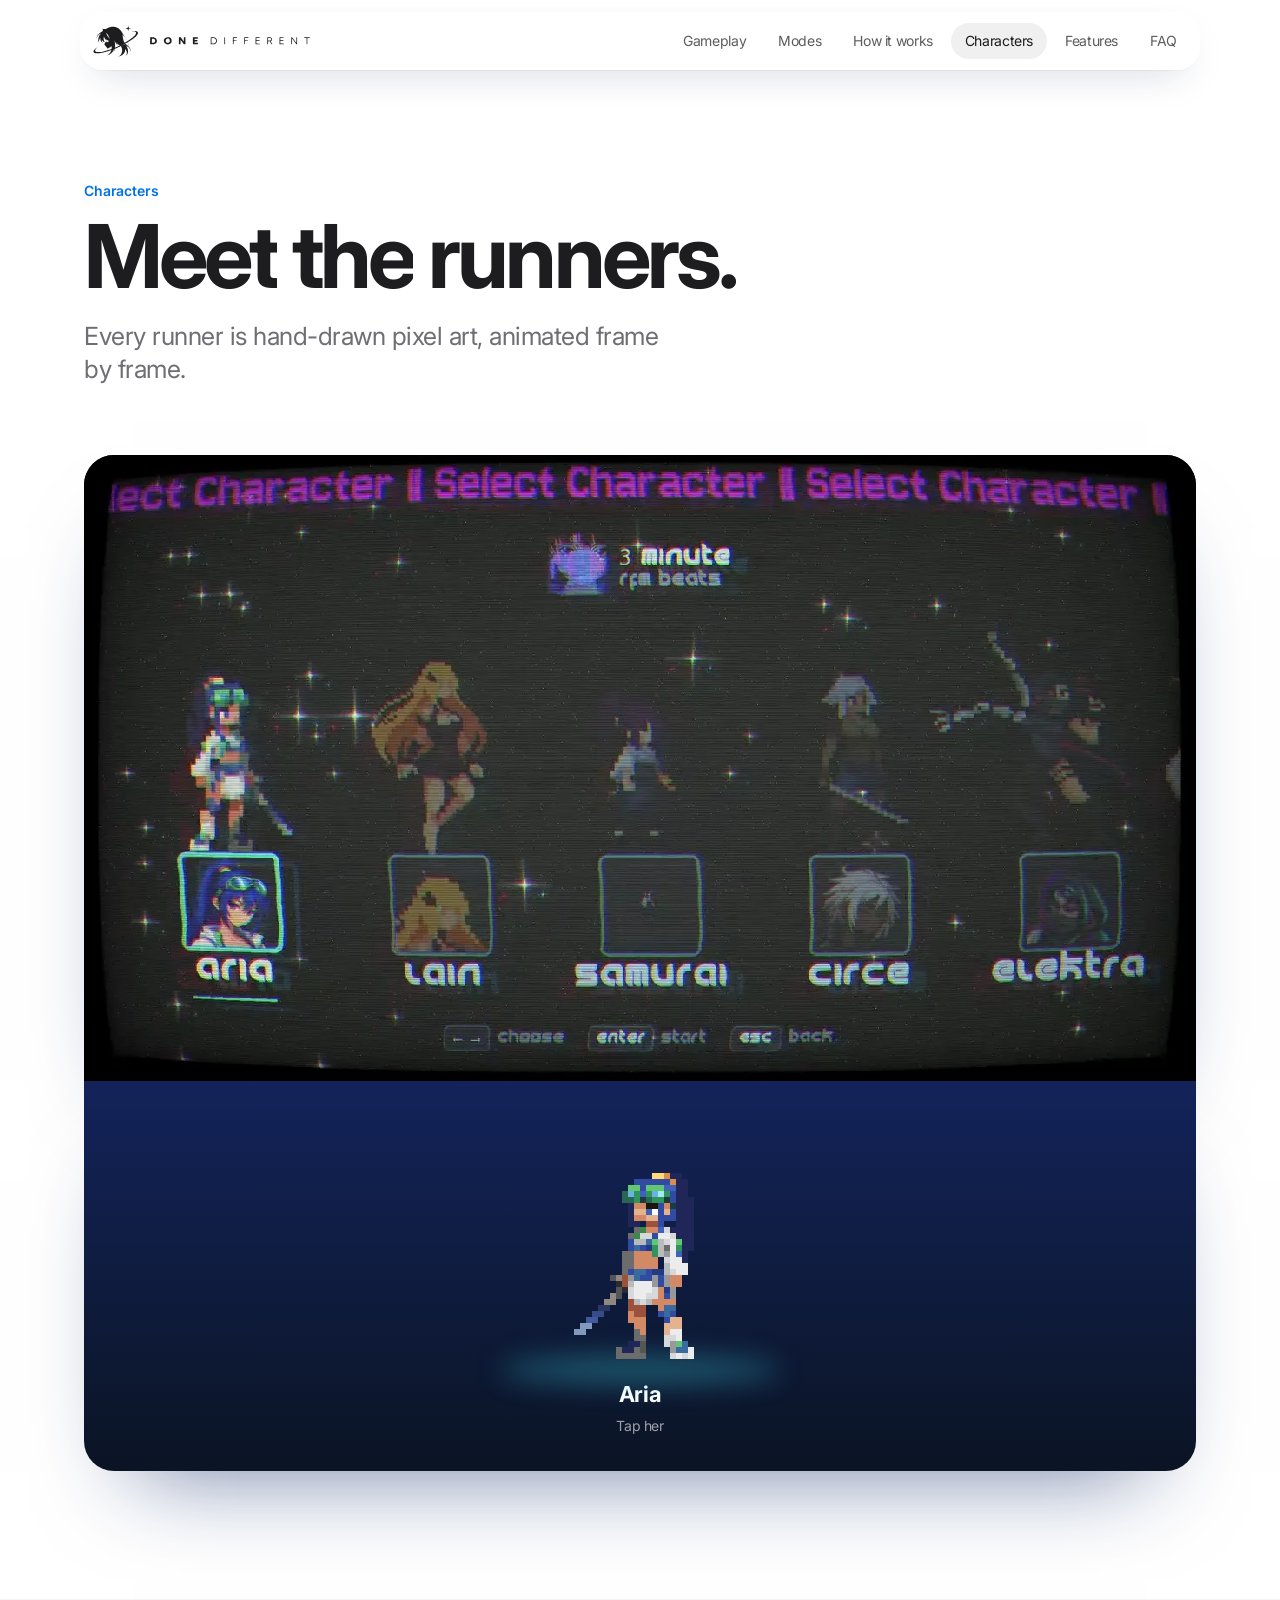
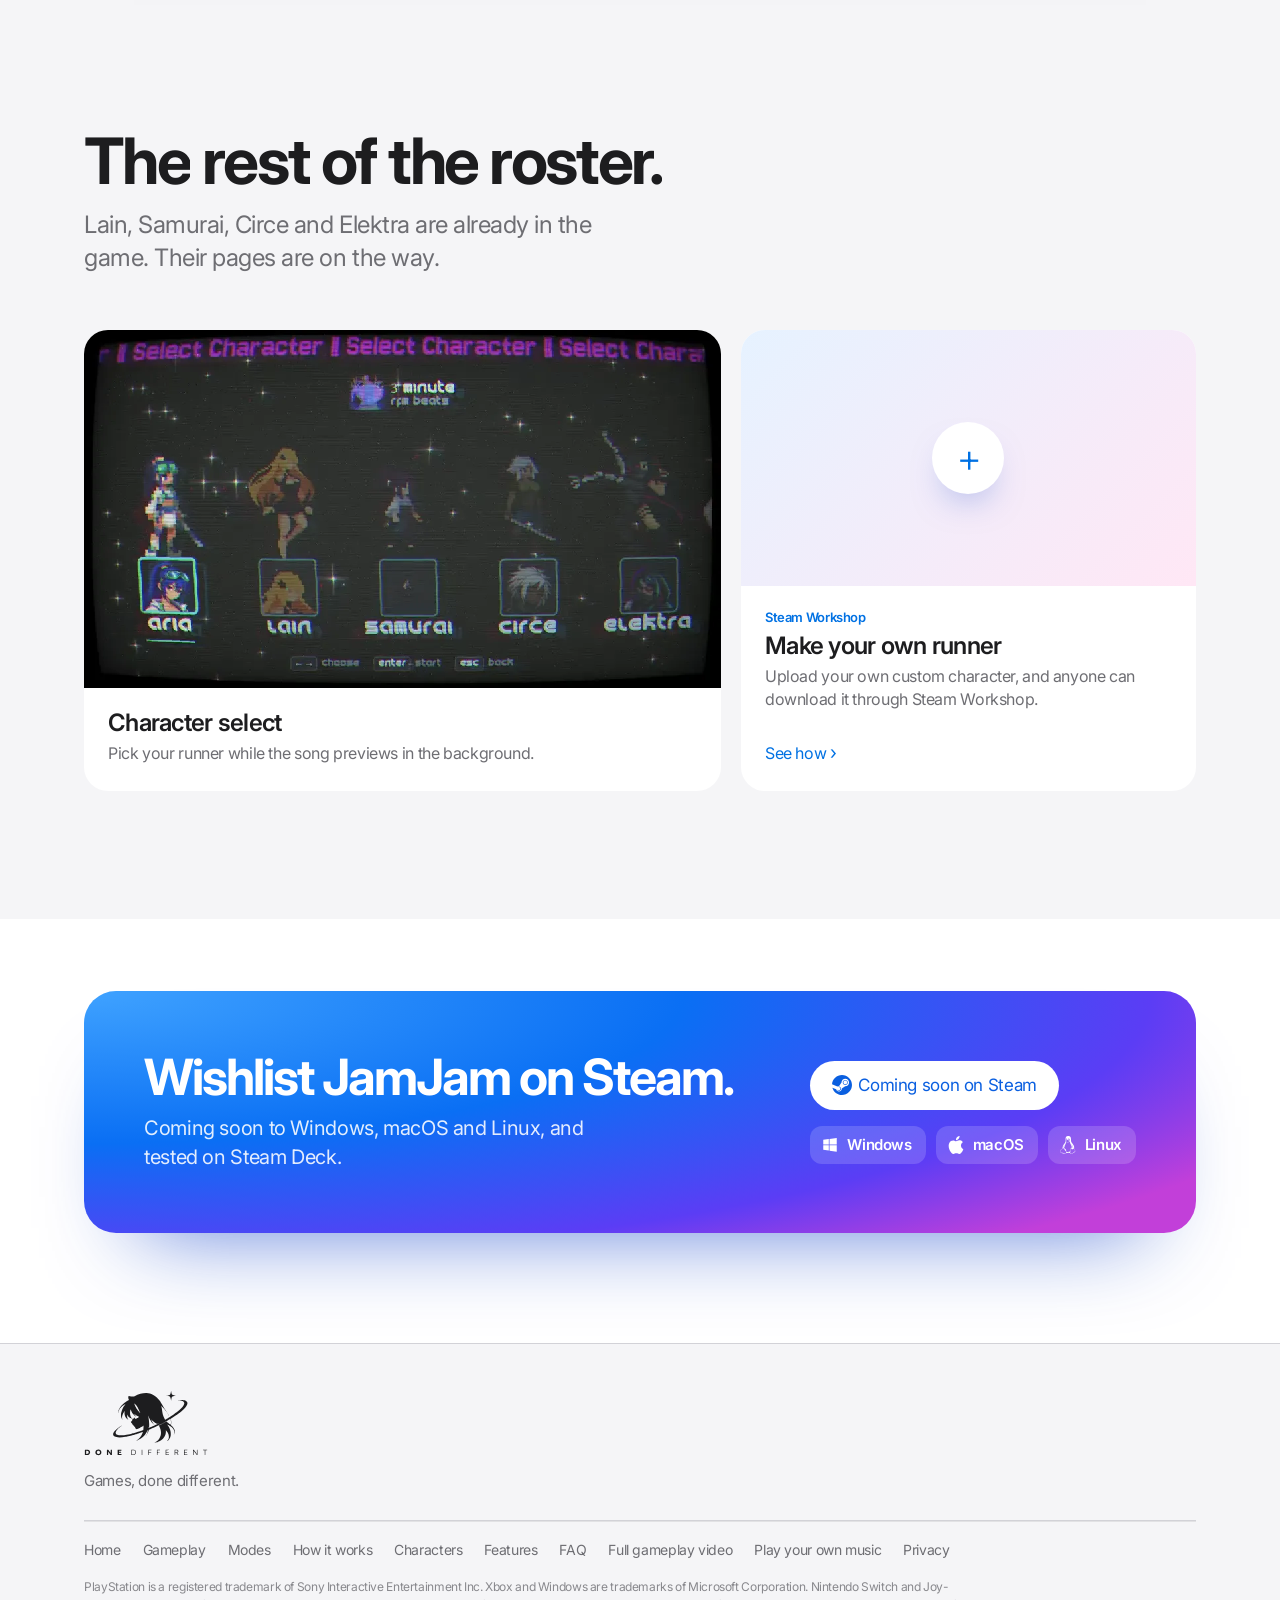
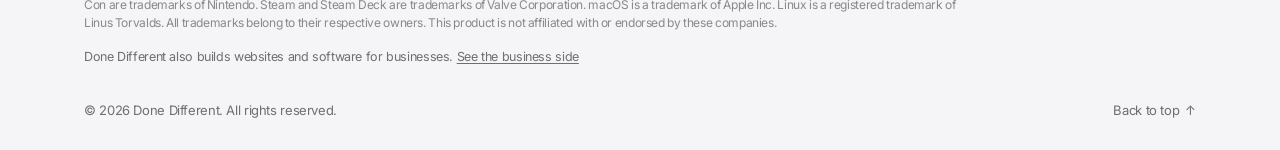
<file: characters/index.html>
<!DOCTYPE html>
<html lang="en" dir="ltr">
<head>
<meta charset="utf-8">
<link rel="icon" href="/favicon.ico" sizes="48x48"><link rel="icon" type="image/png" sizes="96x96" href="/favicon-96.png"><link rel="icon" type="image/png" sizes="192x192" href="/favicon-192.png"><link rel="apple-touch-icon" href="/apple-touch-icon.png"><meta name="robots" content="index, follow, max-image-preview:large"><meta name="viewport" content="width=device-width, initial-scale=1">
<title>JamJam characters | Aria and the roster</title>
<meta property="og:locale" content="en_US"><script type="application/ld+json">[{"@context": "https://schema.org", "@type": "Organization", "@id": "https://donedifferent.net/#studio", "name": "Done Different", "url": "https://donedifferent.net/", "logo": "https://donedifferent.net/favicon-192.png"}, {"@context": "https://schema.org", "@type": "VideoGame", "@id": "https://donedifferent.net/#jamjam", "name": "JamJam", "url": "https://donedifferent.net/", "image": "https://donedifferent.net/og.png", "alternateName": ["JamJam rhythm runner", "JamJam by Done Different"], "disambiguatingDescription": "A pixel-art rhythm runner by Done Different that turns your own music into playable levels.", "description": "JamJam is a rhythm runner where any song becomes a level. Drop in your MP3s and play. Coming soon to Steam for Windows, macOS and Linux.", "genre": ["Rhythm", "Runner", "Music"], "gamePlatform": ["Windows", "macOS", "Linux", "Steam Deck"], "operatingSystem": "Windows, macOS, Linux, SteamOS", "playMode": ["SinglePlayer", "CoOp", "MultiPlayer"], "inLanguage": "en", "keywords": "rhythm game, rhythm runner, play your own music, MP3 rhythm game, Steam Deck, local co-op, online versus", "author": {"@id": "https://donedifferent.net/#studio"}, "publisher": {"@id": "https://donedifferent.net/#studio"}}]</script><link rel="canonical" href="https://donedifferent.net/characters/">
<meta name="theme-color" content="#0A6FF4">
<meta property="og:type" content="website">
<meta property="og:site_name" content="Done Different Games">
<meta property="og:url" content="https://donedifferent.net/characters/">
<meta property="og:title" content="JamJam characters | Aria and the roster">
<meta property="og:description" content="Meet Aria and the JamJam roster, and make your own runner to share on Steam Workshop.">
<meta property="og:image" content="https://donedifferent.net/og/characters.png">
<meta property="og:image:width" content="1200">
<meta property="og:image:height" content="630">
<meta property="og:image:alt" content="JamJam characters">
<meta name="twitter:card" content="summary_large_image">
<meta name="twitter:title" content="JamJam characters | Aria and the roster">
<meta name="twitter:description" content="Meet Aria and the JamJam roster, and make your own runner to share on Steam Workshop.">
<meta name="twitter:image" content="https://donedifferent.net/og/characters.png">


<meta name="description" content="Meet Aria and the JamJam roster, and make your own runner to share on Steam Workshop.">
<link rel="preconnect" href="https://fonts.googleapis.com">
<link rel="preconnect" href="https://fonts.gstatic.com" crossorigin>
<link href="https://fonts.googleapis.com/css2?family=Inter:wght@400;500;600;700&family=Montserrat:wght@300;700&family=Tajawal:wght@500;700&display=swap" rel="stylesheet">
<link rel="stylesheet" href="/assets/g-da9f8c3337.css">
<script>window.DD_SPY=[["top", "/characters/"]]</script><script>window.DD_MAIL={"url": "https://script.google.com/macros/s/AKfycbyFYFGSmdoYCowIifRj9fHhZEJKQX8gg5jzKDLyOiDbAR0hf-uWY4Wv-mmm1ukl56oY/exec"}</script></head>
<body><svg width="0" height="0" style="position:absolute" aria-hidden="true"><defs><symbol id="dd-mark" viewBox="0 0 1567 1102"><path fill="currentColor" fill-rule="evenodd" d="M869.5 1084.1C868.9 1083.0 872.8 1080.0 875.0 1080.0C875.8 1080.0 877.8 1079.3 879.4 1078.5C880.9 1077.7 882.7 1077.0 883.4 1077.0C884.0 1077.0 888.3 1075.0 893.0 1072.7C931.2 1053.5 961.7 1020.9 981.4 978.2C998.2 941.7 1004.3 915.2 1004.4 878.5C1004.5 834.0 995.6 800.1 970.7 750.1L961.5 731.8L964.5 729.4C966.2 728.1 967.9 727.0 968.3 727.0C968.8 727.0 974.6 723.7 981.3 719.8C988.0 715.8 1015.1 701.7 1041.5 688.4C1067.9 675.2 1092.7 662.7 1096.5 660.7C1100.3 658.7 1107.1 655.5 1111.4 653.5C1119.1 650.1 1119.4 650.0 1121.9 651.7C1125.6 654.1 1141.4 666.4 1149.1 672.9C1156.5 679.2 1174.0 693.4 1190.2 706.4C1196.1 711.1 1201.8 715.0 1202.9 715.0C1205.3 715.0 1207.5 706.7 1209.5 689.3C1212.3 665.2 1211.0 640.1 1205.7 617.5C1201.2 598.4 1200.5 596.0 1199.2 596.0C1198.4 596.0 1195.1 597.6 1191.9 599.5C1188.6 601.4 1185.7 603.0 1185.5 603.0C1185.3 603.0 1180.6 605.7 1175.1 609.0C1169.5 612.3 1164.8 615.0 1164.5 615.0C1164.3 615.0 1160.8 616.9 1156.8 619.3C1152.8 621.7 1148.8 623.9 1148.0 624.3C1147.2 624.7 1145.6 625.6 1144.5 626.3C1143.4 627.0 1139.3 629.3 1135.5 631.5C1131.6 633.7 1127.6 636.0 1126.5 636.7C1125.4 637.4 1123.8 638.2 1123.0 638.6C1122.2 639.0 1115.7 642.8 1108.5 647.0C1095.9 654.4 1081.3 662.5 1062.5 672.5C1040.9 683.9 1036.3 686.4 1033.5 688.0C1031.8 689.0 1026.5 691.9 1021.5 694.5C1016.5 697.1 1009.3 701.0 1005.3 703.1C1001.3 705.3 980.9 715.6 959.8 726.1C924.0 744.0 905.5 752.8 873.5 767.0C866.4 770.2 856.2 774.8 851.0 777.3C838.0 783.4 833.0 785.6 822.5 790.0C817.6 792.1 805.2 797.4 795.0 801.8C784.8 806.2 772.5 811.5 767.5 813.5C755.3 818.5 754.2 819.3 753.4 823.7C753.1 825.8 752.2 829.5 751.5 832.0C750.8 834.5 749.5 839.2 748.6 842.5C747.7 845.8 746.3 850.1 745.5 852.0C744.8 853.9 742.8 859.1 741.0 863.5C739.3 867.9 737.3 872.7 736.5 874.2C735.7 875.6 735.0 877.4 735.0 878.1C735.0 879.9 722.0 905.6 715.9 915.8C708.4 928.3 700.5 939.2 692.8 947.4C684.9 955.8 683.1 955.8 689.6 947.4C701.5 932.3 715.1 906.8 721.0 889.0C722.6 883.9 723.5 881.0 727.4 867.5C730.0 858.6 735.0 833.9 735.0 830.0C735.0 827.4 732.6 827.5 727.6 830.3C724.2 832.3 723.3 833.6 719.8 842.5C696.5 901.8 654.7 953.5 596.5 995.1C583.0 1004.7 534.2 1032.0 530.5 1032.0C530.2 1032.0 527.6 1033.1 524.7 1034.5C519.7 1037.0 507.7 1041.8 497.7 1045.5C494.4 1046.6 492.5 1046.9 491.8 1046.2C491.3 1045.7 491.2 1045.0 491.7 1044.7C492.1 1044.5 496.6 1042.1 501.5 1039.5C550.5 1013.7 591.3 966.8 616.1 908.0C621.6 894.8 631.4 866.0 630.6 865.2C630.0 864.7 624.1 866.5 609.0 871.9C591.3 878.1 565.0 887.2 551.0 891.9C536.8 896.7 528.5 899.3 504.5 906.5C497.9 908.5 491.4 910.5 490.0 911.0C488.6 911.5 484.4 912.8 480.5 913.9C476.6 915.0 465.2 918.4 455.0 921.4C444.8 924.4 434.7 927.3 432.5 927.9C430.3 928.4 423.3 930.3 417.0 931.9C364.7 945.8 336.2 952.5 306.0 957.9C296.9 959.5 280.7 962.5 270.0 964.5C227.2 972.3 185.0 976.4 147.5 976.4C99.9 976.3 73.8 972.0 50.8 960.4C26.4 948.1 18.0 936.3 18.0 914.1C18.0 898.1 20.9 889.3 32.1 871.3C46.2 848.8 83.0 812.3 113.8 790.2C116.4 788.3 123.0 783.5 128.5 779.5C164.9 753.1 197.3 731.9 198.9 733.5C199.2 733.9 199.0 734.4 198.4 734.8C180.5 747.1 142.0 777.6 128.0 790.6C123.9 794.5 118.3 799.6 115.7 802.0C113.0 804.4 106.7 811.4 101.6 817.4C76.9 846.8 66.4 872.1 71.3 890.0C76.5 908.8 92.7 920.8 122.5 928.0C142.8 932.9 149.7 933.5 185.5 933.4C219.8 933.2 230.6 932.5 267.0 927.6C299.9 923.2 355.4 912.0 399.5 900.8C403.9 899.7 409.8 898.2 412.5 897.5C415.2 896.8 421.3 895.2 426.0 893.8C430.7 892.4 437.4 890.5 441.0 889.5C455.8 885.4 490.5 875.1 501.5 871.5C503.7 870.8 510.2 868.7 516.0 866.9C531.4 862.2 575.2 847.7 585.0 844.0C589.7 842.3 595.3 840.3 597.5 839.5C604.4 837.2 616.4 833.0 618.5 832.1C619.6 831.6 623.6 830.2 627.5 829.0C641.3 824.5 640.4 825.8 642.0 807.5C644.7 777.4 645.0 771.3 644.9 753.2C644.7 731.9 644.3 730.6 639.2 735.2C636.4 737.8 621.9 748.1 609.0 756.7C604.9 759.4 595.2 765.2 587.5 769.5C579.8 773.7 573.0 777.6 572.5 778.0C570.0 779.9 541.0 794.4 531.4 798.5C514.0 805.9 503.5 808.1 496.1 806.0C487.5 803.6 483.4 798.4 476.9 782.2C470.1 764.9 465.3 758.7 453.8 751.9C446.8 747.8 443.0 743.1 443.0 738.6C443.0 734.0 441.3 732.2 432.0 727.5C421.8 722.2 419.0 718.4 419.0 709.4C418.9 701.5 416.0 696.7 403.1 683.5C390.4 670.7 383.0 661.1 383.0 657.4C383.0 656.2 384.1 654.5 385.4 653.7C393.4 648.4 405.2 635.8 409.9 627.5C415.2 618.2 417.5 605.6 415.1 599.5C414.1 597.1 415.5 594.0 417.5 594.0C419.9 594.0 439.8 587.2 442.7 585.3C452.6 579.2 457.1 573.0 451.7 573.0C450.4 573.0 448.9 573.5 448.2 574.2C446.2 576.2 445.7 574.3 447.2 569.8C449.1 564.1 450.8 564.0 458.9 569.4C465.6 573.8 465.9 574.2 468.9 581.9C470.6 586.3 472.0 591.3 472.0 593.0C472.0 597.5 473.6 597.5 485.6 593.4C497.9 589.3 509.1 583.9 516.5 578.6C519.2 576.6 522.1 575.0 522.9 575.0C525.5 575.0 537.5 566.1 542.3 560.6C545.0 557.5 548.5 554.6 550.5 553.9C552.4 553.2 554.0 552.0 554.0 551.3C554.0 549.8 553.5 549.6 539.0 544.3C514.8 535.6 484.8 518.3 463.3 500.8C452.2 491.8 451.0 493.2 459.5 505.6C466.4 515.7 484.2 535.5 491.0 540.5C496.1 544.3 497.5 547.9 493.5 547.2C490.7 546.7 471.1 534.7 462.2 528.1C454.9 522.6 434.2 501.6 424.7 489.9C408.7 470.4 388.6 431.6 379.4 402.6C377.3 395.7 375.8 400.0 370.4 430.5C367.9 444.1 367.7 447.9 367.6 471.0C367.5 488.7 367.9 498.3 368.8 502.5C375.0 530.7 377.6 539.5 383.0 550.5C388.3 561.2 400.6 578.4 406.6 583.3C414.1 589.6 405.3 589.8 386.5 584.0C351.9 573.1 324.3 546.7 313.3 514.1C307.4 496.4 306.8 498.1 307.4 529.8C307.8 551.3 308.3 558.1 309.9 565.0C314.0 582.9 320.3 597.4 327.7 606.1C334.9 614.6 332.5 615.5 321.6 608.3C301.8 595.4 288.0 581.1 276.3 561.5C263.7 540.2 258.6 525.8 254.4 499.9C252.8 489.7 252.9 454.6 254.6 440.8C255.4 434.8 254.1 434.6 250.3 440.3C248.8 442.7 244.1 449.8 239.9 456.1C215.2 493.0 202.0 531.9 202.0 567.5C202.0 582.7 203.7 590.4 209.5 602.3C213.8 611.2 213.4 613.3 208.3 607.5C200.0 598.0 189.4 577.0 185.2 562.0C179.2 540.5 178.3 505.3 182.9 480.0C187.2 456.7 197.1 423.2 204.6 406.2C205.9 403.2 207.0 400.4 207.0 399.9C207.0 398.5 217.1 377.1 221.0 370.1C224.2 364.4 229.4 355.0 233.4 347.6C237.3 340.4 250.7 320.7 261.2 306.7C274.0 289.6 273.8 289.4 256.1 300.5C222.5 321.6 204.5 335.5 181.7 357.9C162.1 377.1 154.0 388.1 142.9 410.0C131.7 432.2 127.3 455.4 130.3 476.4C131.4 483.6 129.9 483.2 127.4 475.7C126.0 471.6 125.6 467.4 125.7 455.0C125.8 435.4 128.3 423.7 136.9 402.5C138.3 399.2 145.0 385.7 147.2 382.0C158.6 362.4 169.7 346.0 179.3 334.5C185.7 326.8 211.0 299.2 212.0 298.8C212.4 298.6 218.5 293.2 225.6 286.8C251.3 263.5 287.9 237.0 324.0 215.5C333.1 210.1 341.1 205.1 341.9 204.4C343.1 203.3 342.9 202.2 340.5 196.8C329.8 173.1 327.1 146.4 333.9 132.5C337.3 125.7 339.5 124.1 343.2 126.1C347.8 128.6 368.8 133.3 383.0 135.0C393.6 136.3 420.8 136.3 436.2 135.0L448.0 134.0L460.7 127.0C541.4 82.9 631.9 59.4 709.0 62.4C753.9 64.2 799.1 76.0 836.7 95.6C875.2 115.7 898.7 132.8 928.6 162.5C947.4 181.2 958.6 194.5 975.6 218.6C989.9 238.9 1012.5 275.0 1026.3 299.4C1031.2 308.3 1036.5 317.3 1038.0 319.5C1039.5 321.7 1046.1 332.5 1052.8 343.5C1066.5 366.2 1096.2 411.4 1107.6 426.9C1132.3 460.4 1153.7 495.3 1162.6 516.5C1166.5 525.9 1167.2 527.9 1166.8 529.6C1166.3 532.3 1164.8 531.8 1163.8 528.5C1158.8 512.2 1135.1 472.0 1114.7 445.2C1100.8 427.0 1096.6 421.6 1091.7 416.3C1088.8 413.1 1083.7 407.4 1080.5 403.5C1072.5 394.0 1055.6 374.9 1043.5 361.8C1029.9 347.0 1019.4 335.4 1013.9 328.9C1011.3 325.9 1008.9 323.8 1008.5 324.2C1007.7 325.0 1008.3 327.2 1013.6 345.5C1014.9 349.9 1017.7 362.3 1019.9 373.0C1023.6 391.7 1024.7 398.8 1030.5 443.0C1035.6 481.6 1044.3 516.5 1056.7 548.0C1063.3 564.7 1084.8 607.1 1089.7 613.0C1090.6 614.0 1150.7 578.8 1178.7 560.8C1184.1 557.3 1189.4 554.0 1190.5 553.4C1198.8 548.7 1245.0 518.1 1272.5 499.1C1289.8 487.2 1331.7 456.4 1340.0 449.5C1344.1 446.1 1350.2 441.1 1353.6 438.4C1406.4 395.8 1447.4 354.3 1464.7 325.9C1482.8 296.4 1487.1 280.9 1482.7 262.3C1478.8 246.2 1464.9 232.4 1445.0 224.7C1432.2 219.8 1423.5 217.3 1414.0 215.9C1411.0 215.5 1405.8 214.6 1402.5 214.0C1399.2 213.4 1380.8 212.7 1361.5 212.3C1341.9 211.9 1328.3 211.3 1330.5 210.9C1358.5 205.9 1415.9 203.5 1449.4 206.1C1465.1 207.3 1480.9 209.9 1491.5 213.0C1495.3 214.2 1499.9 215.5 1501.7 215.9C1507.1 217.3 1522.2 225.1 1527.8 229.3C1538.2 237.1 1547.1 251.7 1549.1 264.1C1554.7 297.7 1525.3 348.0 1467.9 403.0C1459.0 411.5 1449.4 420.5 1446.4 423.0C1443.5 425.5 1433.3 434.1 1423.8 442.1C1414.3 450.1 1394.6 465.5 1380.0 476.3C1365.4 487.1 1350.6 498.1 1347.0 500.7C1340.6 505.5 1294.4 536.1 1269.0 552.5C1253.1 562.8 1221.0 582.5 1212.7 587.1C1209.6 588.8 1205.8 591.4 1204.4 592.7L1201.7 595.1L1203.9 596.6C1205.0 597.4 1206.0 599.1 1206.0 600.3C1206.0 601.5 1206.6 604.5 1207.4 607.0C1213.6 626.8 1215.2 636.8 1215.8 660.0C1216.3 683.2 1215.3 696.0 1211.5 710.3C1210.1 715.6 1209.0 720.5 1209.0 721.0C1209.0 721.5 1212.9 725.6 1217.8 730.2C1239.9 751.1 1253.5 766.3 1263.8 781.9C1284.6 813.1 1290.5 830.3 1290.4 859.0C1290.3 875.9 1290.2 876.3 1285.2 892.5C1281.9 903.4 1273.9 918.1 1268.7 923.3C1264.6 927.3 1264.3 925.9 1267.9 920.0C1269.6 917.2 1271.0 914.8 1271.0 914.5C1271.0 914.3 1272.3 911.3 1274.0 907.8C1279.8 895.5 1280.2 893.4 1280.7 876.0C1281.4 852.9 1279.6 845.1 1266.8 818.0C1260.6 804.7 1253.9 795.8 1238.1 779.7C1225.5 766.8 1217.2 759.5 1207.2 752.6C1198.1 746.3 1167.0 727.6 1155.0 721.3C1148.7 717.9 1142.1 714.4 1140.3 713.4C1136.2 711.0 1135.0 712.2 1137.8 715.9C1139.7 718.4 1158.3 748.8 1164.3 759.0C1168.2 765.8 1176.5 782.8 1186.2 804.0C1189.8 811.8 1190.8 814.3 1192.6 820.5C1193.5 823.8 1194.9 828.3 1195.6 830.5C1196.2 832.7 1197.5 837.2 1198.3 840.5C1199.2 843.8 1200.3 848.3 1200.9 850.6C1207.1 874.4 1208.7 923.3 1204.0 943.5C1196.9 973.6 1192.3 984.9 1178.6 1006.0C1168.8 1021.1 1161.9 1029.1 1151.1 1038.2C1141.3 1046.4 1135.6 1049.9 1134.3 1048.6C1133.9 1048.2 1134.0 1047.6 1134.5 1047.2C1136.9 1045.5 1147.9 1032.1 1150.7 1027.4C1162.5 1007.8 1167.0 990.6 1167.0 964.3C1167.0 931.5 1158.7 903.4 1139.2 870.5C1129.2 853.7 1106.5 825.3 1104.5 827.2C1104.1 827.6 1104.4 835.7 1105.0 845.2C1106.1 860.4 1106.1 864.3 1104.6 877.0C1102.6 894.3 1099.0 912.6 1095.5 922.5C1074.3 983.1 1027.7 1030.9 961.5 1059.9C958.8 1061.1 955.1 1062.7 953.5 1063.4C951.9 1064.2 948.7 1065.4 946.5 1066.3C944.3 1067.1 940.7 1068.5 938.5 1069.3C934.6 1070.8 927.0 1073.2 922.0 1074.4C920.6 1074.8 916.1 1076.0 912.0 1077.1C904.4 1079.1 895.6 1080.8 880.0 1083.5C869.8 1085.3 870.3 1085.2 869.5 1084.1ZM742.5 783.9C743.9 782.6 744.5 757.1 743.2 755.8C742.5 755.1 741.9 756.0 741.5 758.6C740.5 764.5 737.1 781.2 736.4 783.9C735.7 786.1 735.9 786.2 738.6 785.6C740.2 785.2 742.0 784.4 742.5 783.9ZM765.8 775.5C768.7 774.1 771.2 773.0 771.5 773.0C773.5 773.0 854.1 736.7 869.0 729.0C872.0 727.5 884.2 721.8 896.0 716.4C919.2 705.9 952.3 689.3 952.8 687.9C953.0 687.4 954.0 687.0 955.0 687.0C956.0 687.0 957.2 686.5 957.5 686.0C958.3 684.7 955.5 684.7 953.2 686.0C950.7 687.3 940.7 691.7 932.0 695.3L924.5 698.3L916.5 695.5C906.8 692.1 898.7 688.2 889.7 682.4C879.1 675.6 857.1 659.0 848.2 651.1C840.7 644.5 819.3 621.5 810.7 610.8C806.9 606.0 804.1 604.4 805.5 607.8C805.9 608.7 807.3 612.9 808.7 617.0C814.3 633.8 820.7 648.1 828.9 661.8C832.1 667.2 836.5 674.7 838.8 678.7C844.4 688.3 857.0 705.1 864.3 712.7C867.5 716.1 870.0 719.4 869.8 720.1C868.9 722.7 849.1 704.5 828.2 681.8C808.4 660.2 784.1 622.2 764.7 582.5C757.2 567.2 750.0 551.3 750.0 549.9C750.0 549.5 748.6 546.2 747.0 542.7C745.4 539.1 744.0 535.7 744.0 535.2C744.0 534.7 743.3 533.6 742.4 532.9C740.9 531.7 740.8 531.9 741.2 535.5C741.5 537.7 742.7 543.8 744.0 549.0C746.6 560.2 748.8 572.5 750.0 583.0C750.5 587.1 751.4 593.2 751.9 596.5C756.8 626.1 757.9 637.0 761.1 691.9C762.3 712.4 761.7 739.0 759.3 769.9C758.9 774.9 759.1 778.0 759.7 778.0C760.2 778.0 763.0 776.9 765.8 775.5ZM576.0 470.9C575.5 469.2 574.7 467.3 574.2 466.7C573.7 466.0 572.3 463.0 571.0 460.0C569.8 457.0 567.7 452.2 566.4 449.5C560.7 436.9 558.0 430.8 558.0 430.4C558.0 430.1 555.1 423.9 551.6 416.7C548.1 409.4 544.3 401.5 543.2 399.0C542.1 396.5 539.3 390.2 537.0 385.0C534.6 379.8 532.4 375.1 532.0 374.5C531.6 373.9 528.6 368.6 525.5 362.5C507.8 328.6 491.3 307.1 468.7 288.3C464.2 284.5 459.8 280.7 458.8 279.8C457.8 278.8 456.5 278.0 456.0 278.0C452.6 278.0 459.4 300.8 469.1 321.7C471.2 326.3 473.9 332.3 475.2 335.2C478.6 343.3 488.7 362.4 493.4 369.8C495.8 373.5 498.7 378.3 499.8 380.6C504.2 389.3 530.1 423.7 546.4 442.5C552.5 449.6 568.6 467.4 572.7 471.7C575.8 474.9 577.0 474.6 576.0 470.9ZM1211.7 215.8C1211.4 214.5 1209.9 205.8 1208.5 196.5C1205.4 176.4 1200.3 157.4 1195.2 147.0C1191.7 139.8 1191.2 139.3 1184.5 135.8C1173.1 129.7 1147.9 122.6 1130.0 120.5C1121.1 119.5 1119.0 118.9 1119.0 117.5C1119.0 116.6 1120.7 115.9 1123.8 115.5C1133.9 114.2 1153.7 109.7 1165.8 106.1C1180.9 101.5 1185.4 99.6 1189.8 96.3C1197.6 90.4 1206.3 62.8 1210.4 31.1C1211.3 24.2 1212.3 18.4 1212.6 18.1C1213.7 17.0 1215.0 20.7 1215.0 25.0C1215.0 34.1 1221.3 65.0 1225.4 76.5C1231.0 92.4 1233.3 95.6 1242.0 100.0C1252.0 105.1 1288.9 114.9 1298.3 115.0C1300.0 115.1 1302.8 115.7 1304.5 116.4L1307.5 117.8L1305.0 118.7C1303.6 119.3 1299.6 120.0 1296.0 120.4C1270.6 123.2 1239.3 133.7 1233.1 141.6C1225.8 150.8 1216.9 186.0 1214.8 213.9C1214.5 217.9 1212.5 219.1 1211.7 215.8Z"/></symbol><symbol id="dd-word" viewBox="0 0 2555 150"><path fill="currentColor" fill-rule="evenodd" d="M278.0 131.1C258.5 126.0 242.4 110.9 236.8 92.6C234.3 84.3 233.9 69.8 236.0 61.0C243.9 27.8 283.1 9.3 319.8 21.6C333.7 26.2 348.6 39.2 353.8 51.2C359.7 65.2 359.1 87.4 352.4 101.7C349.4 108.0 339.2 118.8 331.7 123.7C319.0 132.0 294.2 135.4 278.0 131.1ZM18.7 130.3C17.7 129.4 17.8 21.0 18.8 21.0C39.9 20.5 76.7 21.0 80.9 21.9C90.5 23.9 104.1 31.1 110.6 37.6C136.4 63.4 128.9 107.2 96.0 123.4C82.3 130.1 76.4 131.0 46.0 131.0C31.4 131.0 19.0 130.7 18.7 130.3ZM473.2 129.7C472.1 128.4 472.4 22.8 473.5 21.0C474.0 20.2 497.1 20.6 499.7 21.5C501.1 22.0 515.9 41.6 526.5 57.0C536.7 71.9 546.8 85.3 548.6 86.3C549.8 87.0 550.0 82.5 550.0 54.6C550.0 16.3 548.5 19.8 564.7 20.2L575.5 20.5L575.5 75.5L575.5 130.5L563.3 130.8C554.3 131.0 550.9 130.7 550.1 129.8C547.4 126.4 524.8 95.5 519.5 88.0C507.9 71.3 500.7 62.0 499.5 62.0C498.4 62.0 498.1 68.5 498.1 95.6C498.1 114.0 497.8 129.6 497.5 130.1C496.5 131.5 474.4 131.2 473.2 129.7ZM693.7 129.6C693.4 128.7 693.1 104.3 693.0 75.2C693.0 30.7 693.2 22.1 694.4 21.1C696.5 19.3 768.5 19.7 770.0 21.5C770.7 22.3 771.0 26.4 770.8 32.1L770.5 41.5L746.5 41.8C733.3 41.9 722.2 42.4 721.7 42.9C720.7 43.9 720.2 60.7 721.1 62.2C721.5 62.8 730.7 63.5 743.1 63.8L764.5 64.5L764.5 74.5L764.5 84.5L743.0 85.0L721.5 85.5L720.9 95.5C720.6 101.0 720.6 106.1 720.8 106.8C721.1 107.7 727.1 108.0 746.0 108.0C766.0 108.0 771.0 108.3 771.9 109.4C772.7 110.3 773.0 114.2 772.8 120.6L772.5 130.5L733.4 130.8C699.7 131.0 694.1 130.8 693.7 129.6ZM975.7 130.3C974.3 129.0 974.9 23.3 976.2 22.3C978.5 20.4 1015.5 19.8 1025.0 21.4C1055.5 26.6 1073.1 46.1 1073.2 74.9C1073.3 99.3 1060.8 118.3 1039.8 125.7C1026.8 130.3 1021.4 131.0 998.5 131.0C986.3 131.0 976.0 130.7 975.7 130.3ZM1190.5 130.0C1189.5 128.3 1189.1 24.7 1190.2 22.8C1191.3 20.6 1199.2 20.3 1200.9 22.4C1201.7 23.3 1201.9 38.5 1201.8 77.1L1201.5 130.5L1196.3 130.8C1193.4 131.0 1190.9 130.6 1190.5 130.0ZM1325.1 129.6C1324.3 128.7 1324.1 113.5 1324.2 74.9L1324.5 21.5L1356.0 21.0C1373.3 20.7 1388.3 20.8 1389.2 21.2C1391.7 22.4 1392.4 25.8 1390.6 28.5L1389.0 31.0L1363.5 31.0C1346.5 31.0 1337.9 31.4 1337.5 32.1C1336.6 33.5 1336.6 67.6 1337.5 68.9C1337.9 69.6 1345.8 70.0 1360.4 70.0C1384.1 70.0 1385.0 70.2 1385.0 75.0C1385.0 79.8 1384.1 80.0 1361.2 80.0C1348.1 80.0 1339.1 80.4 1337.9 81.1C1336.0 82.1 1335.9 83.1 1336.1 105.5C1336.1 118.4 1335.9 129.3 1335.5 129.9C1334.6 131.5 1326.5 131.2 1325.1 129.6ZM1503.5 129.8C1503.2 129.1 1503.1 104.4 1503.2 75.0L1503.5 21.5L1536.0 21.5L1568.5 21.5L1568.8 25.1C1569.0 27.2 1568.6 29.1 1567.7 29.8C1566.8 30.6 1558.1 31.1 1540.4 31.2L1514.5 31.5L1514.3 49.0C1514.3 58.6 1514.4 67.3 1514.7 68.2C1515.1 69.8 1517.3 70.0 1539.3 70.2L1563.5 70.5L1563.5 75.0L1563.5 79.5L1539.8 80.0C1526.8 80.3 1515.8 80.8 1515.4 81.2C1515.0 81.6 1514.5 92.4 1514.3 105.2C1514.1 118.0 1513.7 129.1 1513.5 129.8C1513.2 130.5 1511.3 131.0 1508.5 131.0C1505.8 131.0 1503.7 130.5 1503.5 129.8ZM1683.6 130.1C1682.5 128.4 1682.9 22.7 1684.0 21.6C1685.4 20.2 1748.9 20.6 1750.7 22.1C1752.5 23.7 1752.3 26.4 1750.2 28.9C1748.6 30.9 1747.6 31.0 1722.0 31.3L1695.5 31.5L1695.2 48.9C1695.0 61.2 1695.3 66.7 1696.1 67.7C1697.1 68.9 1701.4 69.1 1720.8 68.9C1739.8 68.8 1744.4 69.0 1745.1 70.1C1746.3 72.0 1746.2 74.7 1745.0 77.1C1744.0 78.9 1742.6 79.0 1720.7 79.0C1703.9 79.0 1697.1 79.3 1696.2 80.2C1694.7 81.7 1694.5 116.7 1696.0 119.0C1696.8 120.3 1701.1 120.5 1724.2 120.5L1751.5 120.5L1752.4 123.2C1753.1 125.1 1753.0 126.7 1752.2 128.5L1751.0 131.0L1717.6 131.0C1699.2 131.0 1683.9 130.6 1683.6 130.1ZM1868.6 129.5C1867.7 127.0 1867.9 23.7 1868.9 22.1C1869.6 21.1 1874.4 20.8 1893.1 20.9C1915.0 21.1 1916.9 21.2 1923.4 23.5C1939.9 29.3 1948.0 45.8 1942.4 62.3C1940.8 67.1 1932.8 77.0 1930.5 77.0C1929.8 77.0 1928.7 77.6 1928.1 78.3C1927.5 79.1 1925.2 80.3 1922.9 81.0C1917.7 82.7 1917.1 84.4 1920.2 87.8C1922.3 90.2 1926.3 95.9 1940.7 117.3C1943.0 120.7 1945.8 124.7 1946.9 126.2C1950.3 130.5 1949.7 131.1 1942.3 130.8L1935.5 130.5L1924.5 113.8C1918.5 104.6 1911.7 94.2 1909.5 90.8L1905.5 84.5L1894.5 84.2C1888.5 84.1 1882.8 84.4 1882.0 85.0C1880.8 85.8 1880.4 89.9 1880.0 108.2L1879.5 130.5L1874.4 130.8C1870.4 131.0 1869.1 130.7 1868.6 129.5ZM2062.2 129.8C2060.8 128.4 2060.4 24.4 2061.9 22.2C2063.0 20.4 2126.5 20.3 2128.6 22.1C2130.5 23.7 2130.4 27.4 2128.2 29.3C2126.8 30.6 2122.6 30.9 2100.6 31.0C2086.4 31.0 2074.4 31.3 2074.0 31.5C2073.4 31.9 2073.8 66.9 2074.4 67.7C2074.4 67.8 2085.0 68.0 2097.9 68.2C2119.3 68.6 2121.4 68.8 2122.6 70.5C2124.4 73.0 2124.4 75.5 2122.4 77.4C2121.1 78.8 2117.5 79.0 2098.5 79.0C2079.4 79.0 2075.9 79.2 2074.6 80.6C2073.2 82.0 2073.0 84.5 2073.6 100.3C2073.9 110.3 2074.5 118.9 2075.0 119.3C2075.4 119.8 2088.1 120.2 2103.1 120.3L2130.5 120.5L2130.5 125.5L2130.5 130.5L2097.0 130.8C2071.7 131.0 2063.1 130.7 2062.2 129.8ZM2247.6 129.4C2246.3 126.0 2246.9 22.0 2248.2 21.6C2248.9 21.3 2251.5 20.9 2253.9 20.7C2258.0 20.2 2258.7 20.4 2261.4 23.4C2266.1 28.3 2291.5 62.9 2323.5 107.8C2324.4 109.0 2325.5 110.0 2326.0 110.0C2326.6 110.0 2327.0 93.3 2327.0 66.2C2327.0 33.5 2327.3 22.1 2328.2 21.2C2329.8 19.6 2336.5 19.7 2337.9 21.4C2338.7 22.3 2338.9 37.6 2338.8 76.6L2338.5 130.5L2332.3 130.8L2326.2 131.1L2320.7 123.8C2317.8 119.8 2311.5 111.1 2307.0 104.5C2297.9 91.5 2284.1 72.5 2272.1 56.3C2267.9 50.7 2263.7 45.0 2262.7 43.5C2261.7 42.1 2260.5 41.2 2260.0 41.5C2259.5 41.8 2259.1 60.7 2259.0 85.2C2259.0 115.2 2258.6 128.7 2257.9 129.7C2256.3 131.6 2248.4 131.4 2247.6 129.4ZM2489.7 130.3C2489.3 130.0 2488.9 113.0 2488.9 92.6C2488.8 72.2 2488.5 50.1 2488.1 43.5L2487.5 31.5L2470.6 31.2C2460.2 31.1 2453.1 30.5 2452.3 29.9C2450.7 28.5 2450.6 22.4 2452.1 21.4C2452.9 20.9 2502.5 20.7 2537.3 21.0C2537.7 21.0 2538.0 23.1 2537.8 25.8L2537.5 30.5L2520.1 30.8C2510.5 30.9 2502.2 31.4 2501.6 31.9C2500.8 32.5 2500.4 48.4 2500.2 81.2C2500.0 107.7 2499.6 129.8 2499.3 130.2C2498.8 131.2 2490.6 131.2 2489.7 130.3ZM1028.0 117.3C1047.4 112.0 1058.6 98.5 1059.8 79.2C1061.1 56.3 1051.2 40.6 1031.0 33.7C1023.9 31.3 990.9 30.0 988.5 32.0C987.2 33.1 987.0 39.1 987.0 75.4C987.0 101.7 987.4 118.0 988.0 118.6C989.5 120.1 1021.5 119.2 1028.0 117.3ZM305.6 107.6C322.1 103.2 331.5 87.8 328.9 69.6C325.0 42.1 293.5 31.5 272.9 50.7C265.9 57.3 263.5 63.4 263.5 75.0C263.5 92.2 270.9 102.7 286.3 107.5C291.8 109.3 299.3 109.3 305.6 107.6ZM78.4 105.3C84.5 103.1 91.0 96.8 94.1 90.4C96.1 86.2 96.4 83.9 96.5 74.5C96.5 63.5 96.5 63.5 92.8 57.9C85.1 46.0 73.8 41.4 54.0 42.2L45.5 42.5L45.2 74.0C45.1 91.3 45.2 106.1 45.5 106.9C46.3 109.0 71.7 107.8 78.4 105.3ZM1917.1 71.5C1929.2 67.2 1934.9 54.1 1929.7 42.6C1927.5 37.9 1926.4 36.7 1921.8 34.3C1916.7 31.7 1915.7 31.6 1899.7 31.2C1887.5 30.9 1882.6 31.1 1881.5 32.0C1880.3 33.0 1880.0 36.6 1880.0 51.5C1880.0 61.6 1880.3 70.5 1880.6 71.4C1881.5 73.7 1910.7 73.7 1917.1 71.5Z"/></symbol><symbol id="dd-full" viewBox="0 0 2555 1360"><path fill="currentColor" fill-rule="evenodd" d="M278.0 1341.1C258.5 1336.0 242.4 1320.9 236.8 1302.6C234.3 1294.3 233.9 1279.8 236.0 1271.0C243.9 1237.8 283.1 1219.3 319.8 1231.6C333.7 1236.2 348.6 1249.2 353.8 1261.2C359.7 1275.2 359.1 1297.4 352.4 1311.7C349.4 1318.0 339.2 1328.8 331.7 1333.7C319.0 1342.0 294.2 1345.4 278.0 1341.1ZM18.7 1340.3C17.7 1339.4 17.8 1231.0 18.8 1231.0C39.9 1230.5 76.7 1231.0 80.9 1231.9C90.5 1233.9 104.1 1241.1 110.6 1247.6C136.4 1273.4 128.9 1317.2 96.0 1333.4C82.3 1340.1 76.4 1341.0 46.0 1341.0C31.4 1341.0 19.0 1340.7 18.7 1340.3ZM473.2 1339.7C472.1 1338.4 472.4 1232.8 473.5 1231.0C474.0 1230.2 497.1 1230.6 499.7 1231.5C501.1 1232.0 515.9 1251.6 526.5 1267.0C536.7 1281.9 546.8 1295.3 548.6 1296.3C549.8 1297.0 550.0 1292.5 550.0 1264.6C550.0 1226.3 548.5 1229.8 564.7 1230.2L575.5 1230.5L575.5 1285.5L575.5 1340.5L563.3 1340.8C554.3 1341.0 550.9 1340.7 550.1 1339.8C547.4 1336.4 524.8 1305.5 519.5 1298.0C507.9 1281.3 500.7 1272.0 499.5 1272.0C498.4 1272.0 498.1 1278.5 498.1 1305.6C498.1 1324.0 497.8 1339.6 497.5 1340.1C496.5 1341.5 474.4 1341.2 473.2 1339.7ZM693.7 1339.6C693.4 1338.7 693.1 1314.3 693.0 1285.2C693.0 1240.7 693.2 1232.1 694.4 1231.1C696.5 1229.3 768.5 1229.7 770.0 1231.5C770.7 1232.3 771.0 1236.4 770.8 1242.1L770.5 1251.5L746.5 1251.8C733.3 1251.9 722.2 1252.4 721.7 1252.9C720.7 1253.9 720.2 1270.7 721.1 1272.2C721.5 1272.8 730.7 1273.5 743.1 1273.8L764.5 1274.5L764.5 1284.5L764.5 1294.5L743.0 1295.0L721.5 1295.5L720.9 1305.5C720.6 1311.0 720.6 1316.1 720.8 1316.8C721.1 1317.7 727.1 1318.0 746.0 1318.0C766.0 1318.0 771.0 1318.3 771.9 1319.4C772.7 1320.3 773.0 1324.2 772.8 1330.6L772.5 1340.5L733.4 1340.8C699.7 1341.0 694.1 1340.8 693.7 1339.6ZM975.7 1340.3C974.3 1339.0 974.9 1233.3 976.2 1232.3C978.5 1230.4 1015.5 1229.8 1025.0 1231.4C1055.5 1236.6 1073.1 1256.1 1073.2 1284.9C1073.3 1309.3 1060.8 1328.3 1039.8 1335.7C1026.8 1340.3 1021.4 1341.0 998.5 1341.0C986.3 1341.0 976.0 1340.7 975.7 1340.3ZM1190.5 1340.0C1189.5 1338.3 1189.1 1234.7 1190.2 1232.8C1191.3 1230.6 1199.2 1230.3 1200.9 1232.4C1201.7 1233.3 1201.9 1248.5 1201.8 1287.1L1201.5 1340.5L1196.3 1340.8C1193.4 1341.0 1190.9 1340.6 1190.5 1340.0ZM1325.1 1339.6C1324.3 1338.7 1324.1 1323.5 1324.2 1284.9L1324.5 1231.5L1356.0 1231.0C1373.3 1230.7 1388.3 1230.8 1389.2 1231.2C1391.7 1232.4 1392.4 1235.8 1390.6 1238.5L1389.0 1241.0L1363.5 1241.0C1346.5 1241.0 1337.9 1241.4 1337.5 1242.1C1336.6 1243.5 1336.6 1277.6 1337.5 1278.9C1337.9 1279.6 1345.8 1280.0 1360.4 1280.0C1384.1 1280.0 1385.0 1280.2 1385.0 1285.0C1385.0 1289.8 1384.1 1290.0 1361.2 1290.0C1348.1 1290.0 1339.1 1290.4 1337.9 1291.1C1336.0 1292.1 1335.9 1293.1 1336.1 1315.5C1336.1 1328.4 1335.9 1339.3 1335.5 1339.9C1334.6 1341.5 1326.5 1341.2 1325.1 1339.6ZM1503.5 1339.8C1503.2 1339.1 1503.1 1314.4 1503.2 1285.0L1503.5 1231.5L1536.0 1231.5L1568.5 1231.5L1568.8 1235.1C1569.0 1237.2 1568.6 1239.1 1567.7 1239.8C1566.8 1240.6 1558.1 1241.1 1540.4 1241.2L1514.5 1241.5L1514.3 1259.0C1514.3 1268.6 1514.4 1277.3 1514.7 1278.2C1515.1 1279.8 1517.3 1280.0 1539.3 1280.2L1563.5 1280.5L1563.5 1285.0L1563.5 1289.5L1539.8 1290.0C1526.8 1290.3 1515.8 1290.8 1515.4 1291.2C1515.0 1291.6 1514.5 1302.4 1514.3 1315.2C1514.1 1328.0 1513.7 1339.1 1513.5 1339.8C1513.2 1340.5 1511.3 1341.0 1508.5 1341.0C1505.8 1341.0 1503.7 1340.5 1503.5 1339.8ZM1683.6 1340.1C1682.5 1338.4 1682.9 1232.7 1684.0 1231.6C1685.4 1230.2 1748.9 1230.6 1750.7 1232.1C1752.5 1233.7 1752.3 1236.4 1750.2 1238.9C1748.6 1240.9 1747.6 1241.0 1722.0 1241.3L1695.5 1241.5L1695.2 1258.9C1695.0 1271.2 1695.3 1276.7 1696.1 1277.7C1697.1 1278.9 1701.4 1279.1 1720.8 1278.9C1739.8 1278.8 1744.4 1279.0 1745.1 1280.1C1746.3 1282.0 1746.2 1284.7 1745.0 1287.1C1744.0 1288.9 1742.6 1289.0 1720.7 1289.0C1703.9 1289.0 1697.1 1289.3 1696.2 1290.2C1694.7 1291.7 1694.5 1326.7 1696.0 1329.0C1696.8 1330.3 1701.1 1330.5 1724.2 1330.5L1751.5 1330.5L1752.4 1333.2C1753.1 1335.1 1753.0 1336.7 1752.2 1338.5L1751.0 1341.0L1717.6 1341.0C1699.2 1341.0 1683.9 1340.6 1683.6 1340.1ZM1868.6 1339.5C1867.7 1337.0 1867.9 1233.7 1868.9 1232.1C1869.6 1231.1 1874.4 1230.8 1893.1 1230.9C1915.0 1231.1 1916.9 1231.2 1923.4 1233.5C1939.9 1239.3 1948.0 1255.8 1942.4 1272.3C1940.8 1277.1 1932.8 1287.0 1930.5 1287.0C1929.8 1287.0 1928.7 1287.6 1928.1 1288.3C1927.5 1289.1 1925.2 1290.3 1922.9 1291.0C1917.7 1292.7 1917.1 1294.4 1920.2 1297.8C1922.3 1300.2 1926.3 1305.9 1940.7 1327.3C1943.0 1330.7 1945.8 1334.7 1946.9 1336.2C1950.3 1340.5 1949.7 1341.1 1942.3 1340.8L1935.5 1340.5L1924.5 1323.8C1918.5 1314.6 1911.7 1304.2 1909.5 1300.8L1905.5 1294.5L1894.5 1294.2C1888.5 1294.1 1882.8 1294.4 1882.0 1295.0C1880.8 1295.8 1880.4 1299.9 1880.0 1318.2L1879.5 1340.5L1874.4 1340.8C1870.4 1341.0 1869.1 1340.7 1868.6 1339.5ZM2062.2 1339.8C2060.8 1338.4 2060.4 1234.4 2061.9 1232.2C2063.0 1230.4 2126.5 1230.3 2128.6 1232.1C2130.5 1233.7 2130.4 1237.4 2128.2 1239.3C2126.8 1240.6 2122.6 1240.9 2100.6 1241.0C2086.4 1241.0 2074.4 1241.3 2074.0 1241.5C2073.4 1241.9 2073.8 1276.9 2074.4 1277.7C2074.4 1277.8 2085.0 1278.0 2097.9 1278.2C2119.3 1278.6 2121.4 1278.8 2122.6 1280.5C2124.4 1283.0 2124.4 1285.5 2122.4 1287.4C2121.1 1288.8 2117.5 1289.0 2098.5 1289.0C2079.4 1289.0 2075.9 1289.2 2074.6 1290.6C2073.2 1292.0 2073.0 1294.5 2073.6 1310.3C2073.9 1320.3 2074.5 1328.9 2075.0 1329.3C2075.4 1329.8 2088.1 1330.2 2103.1 1330.3L2130.5 1330.5L2130.5 1335.5L2130.5 1340.5L2097.0 1340.8C2071.7 1341.0 2063.1 1340.7 2062.2 1339.8ZM2247.6 1339.4C2246.3 1336.0 2246.9 1232.0 2248.2 1231.6C2248.9 1231.3 2251.5 1230.9 2253.9 1230.7C2258.0 1230.2 2258.7 1230.4 2261.4 1233.4C2266.1 1238.3 2291.5 1272.9 2323.5 1317.8C2324.4 1319.0 2325.5 1320.0 2326.0 1320.0C2326.6 1320.0 2327.0 1303.3 2327.0 1276.2C2327.0 1243.5 2327.3 1232.1 2328.2 1231.2C2329.8 1229.6 2336.5 1229.7 2337.9 1231.4C2338.7 1232.3 2338.9 1247.6 2338.8 1286.6L2338.5 1340.5L2332.3 1340.8L2326.2 1341.1L2320.7 1333.8C2317.8 1329.8 2311.5 1321.1 2307.0 1314.5C2297.9 1301.5 2284.1 1282.5 2272.1 1266.3C2267.9 1260.7 2263.7 1255.0 2262.7 1253.5C2261.7 1252.1 2260.5 1251.2 2260.0 1251.5C2259.5 1251.8 2259.1 1270.7 2259.0 1295.2C2259.0 1325.2 2258.6 1338.7 2257.9 1339.7C2256.3 1341.6 2248.4 1341.4 2247.6 1339.4ZM2489.7 1340.3C2489.3 1340.0 2488.9 1323.0 2488.9 1302.6C2488.8 1282.2 2488.5 1260.1 2488.1 1253.5L2487.5 1241.5L2470.6 1241.2C2460.2 1241.1 2453.1 1240.5 2452.3 1239.9C2450.7 1238.5 2450.6 1232.4 2452.1 1231.4C2452.9 1230.9 2502.5 1230.7 2537.3 1231.0C2537.7 1231.0 2538.0 1233.1 2537.8 1235.8L2537.5 1240.5L2520.1 1240.8C2510.5 1240.9 2502.2 1241.4 2501.6 1241.9C2500.8 1242.5 2500.4 1258.4 2500.2 1291.2C2500.0 1317.7 2499.6 1339.8 2499.3 1340.2C2498.8 1341.2 2490.6 1341.2 2489.7 1340.3ZM1028.0 1327.3C1047.4 1322.0 1058.6 1308.5 1059.8 1289.2C1061.1 1266.3 1051.2 1250.6 1031.0 1243.7C1023.9 1241.3 990.9 1240.0 988.5 1242.0C987.2 1243.1 987.0 1249.1 987.0 1285.4C987.0 1311.7 987.4 1328.0 988.0 1328.6C989.5 1330.1 1021.5 1329.2 1028.0 1327.3ZM305.6 1317.6C322.1 1313.2 331.5 1297.8 328.9 1279.6C325.0 1252.1 293.5 1241.5 272.9 1260.7C265.9 1267.3 263.5 1273.4 263.5 1285.0C263.5 1302.2 270.9 1312.7 286.3 1317.5C291.8 1319.3 299.3 1319.3 305.6 1317.6ZM78.4 1315.3C84.5 1313.1 91.0 1306.8 94.1 1300.4C96.1 1296.2 96.4 1293.9 96.5 1284.5C96.5 1273.5 96.5 1273.5 92.8 1267.9C85.1 1256.0 73.8 1251.4 54.0 1252.2L45.5 1252.5L45.2 1284.0C45.1 1301.3 45.2 1316.1 45.5 1316.9C46.3 1319.0 71.7 1317.8 78.4 1315.3ZM1917.1 1281.5C1929.2 1277.2 1934.9 1264.1 1929.7 1252.6C1927.5 1247.9 1926.4 1246.7 1921.8 1244.3C1916.7 1241.7 1915.7 1241.6 1899.7 1241.2C1887.5 1240.9 1882.6 1241.1 1881.5 1242.0C1880.3 1243.0 1880.0 1246.6 1880.0 1261.5C1880.0 1271.6 1880.3 1280.5 1880.6 1281.4C1881.5 1283.7 1910.7 1283.7 1917.1 1281.5ZM1451.5 1084.1C1450.9 1083.0 1454.8 1080.0 1457.0 1080.0C1457.8 1080.0 1459.8 1079.3 1461.4 1078.5C1462.9 1077.7 1464.7 1077.0 1465.4 1077.0C1466.0 1077.0 1470.3 1075.0 1475.0 1072.7C1513.2 1053.5 1543.7 1020.9 1563.4 978.2C1580.2 941.7 1586.3 915.2 1586.4 878.5C1586.5 834.0 1577.6 800.1 1552.7 750.1L1543.5 731.8L1546.5 729.4C1548.2 728.1 1549.9 727.0 1550.3 727.0C1550.8 727.0 1556.6 723.7 1563.3 719.8C1570.0 715.8 1597.1 701.7 1623.5 688.4C1649.9 675.2 1674.7 662.7 1678.5 660.7C1682.3 658.7 1689.1 655.5 1693.4 653.5C1701.1 650.1 1701.4 650.0 1703.9 651.7C1707.6 654.1 1723.4 666.4 1731.1 672.9C1738.5 679.2 1756.0 693.4 1772.2 706.4C1778.1 711.1 1783.8 715.0 1784.9 715.0C1787.3 715.0 1789.5 706.7 1791.5 689.3C1794.3 665.2 1793.0 640.1 1787.7 617.5C1783.2 598.4 1782.5 596.0 1781.2 596.0C1780.4 596.0 1777.1 597.6 1773.9 599.5C1770.6 601.4 1767.7 603.0 1767.5 603.0C1767.3 603.0 1762.6 605.7 1757.1 609.0C1751.5 612.3 1746.8 615.0 1746.5 615.0C1746.3 615.0 1742.8 616.9 1738.8 619.3C1734.8 621.7 1730.8 623.9 1730.0 624.3C1729.2 624.7 1727.6 625.6 1726.5 626.3C1725.4 627.0 1721.3 629.3 1717.5 631.5C1713.6 633.7 1709.6 636.0 1708.5 636.7C1707.4 637.4 1705.8 638.2 1705.0 638.6C1704.2 639.0 1697.7 642.8 1690.5 647.0C1677.9 654.4 1663.3 662.5 1644.5 672.5C1622.9 683.9 1618.3 686.4 1615.5 688.0C1613.8 689.0 1608.5 691.9 1603.5 694.5C1598.5 697.1 1591.3 701.0 1587.3 703.1C1583.3 705.3 1562.9 715.6 1541.8 726.1C1506.0 744.0 1487.5 752.8 1455.5 767.0C1448.3 770.2 1438.2 774.8 1433.0 777.3C1420.0 783.4 1415.0 785.6 1404.5 790.0C1399.6 792.1 1387.2 797.4 1377.0 801.8C1366.8 806.2 1354.5 811.5 1349.5 813.5C1337.3 818.5 1336.2 819.3 1335.4 823.7C1335.1 825.8 1334.2 829.5 1333.5 832.0C1332.8 834.5 1331.5 839.2 1330.6 842.5C1329.7 845.8 1328.3 850.1 1327.5 852.0C1326.8 853.9 1324.8 859.1 1323.0 863.5C1321.3 867.9 1319.3 872.7 1318.5 874.2C1317.7 875.6 1317.0 877.4 1317.0 878.1C1317.0 879.9 1304.0 905.6 1297.9 915.8C1290.4 928.3 1282.5 939.2 1274.8 947.4C1266.9 955.8 1265.1 955.8 1271.6 947.4C1283.5 932.3 1297.1 906.8 1303.0 889.0C1304.6 883.9 1305.5 881.0 1309.4 867.5C1312.0 858.6 1317.0 833.9 1317.0 830.0C1317.0 827.4 1314.6 827.5 1309.6 830.3C1306.2 832.3 1305.3 833.6 1301.8 842.5C1278.5 901.8 1236.7 953.5 1178.5 995.1C1165.0 1004.7 1116.2 1032.0 1112.5 1032.0C1112.2 1032.0 1109.6 1033.1 1106.7 1034.5C1101.7 1037.0 1089.7 1041.8 1079.7 1045.5C1076.4 1046.6 1074.5 1046.9 1073.8 1046.2C1073.3 1045.7 1073.2 1045.0 1073.7 1044.7C1074.1 1044.5 1078.5 1042.1 1083.5 1039.5C1132.5 1013.7 1173.3 966.8 1198.1 908.0C1203.6 894.8 1213.4 866.0 1212.6 865.2C1212.0 864.7 1206.1 866.5 1191.0 871.9C1173.3 878.1 1147.0 887.2 1133.0 891.9C1118.8 896.7 1110.5 899.3 1086.5 906.5C1079.9 908.5 1073.4 910.5 1072.0 911.0C1070.6 911.5 1066.3 912.8 1062.5 913.9C1058.7 915.0 1047.2 918.4 1037.0 921.4C1026.8 924.4 1016.7 927.3 1014.5 927.9C1012.3 928.4 1005.3 930.3 999.0 931.9C946.7 945.8 918.2 952.5 888.0 957.9C878.9 959.5 862.7 962.5 852.0 964.5C809.2 972.3 767.0 976.4 729.5 976.4C681.9 976.3 655.8 972.0 632.8 960.4C608.4 948.1 600.0 936.3 600.0 914.1C600.0 898.1 602.9 889.3 614.1 871.3C628.2 848.8 665.0 812.3 695.8 790.2C698.4 788.3 705.0 783.5 710.5 779.5C746.9 753.1 779.3 731.9 780.9 733.5C781.2 733.9 781.0 734.4 780.4 734.8C762.5 747.1 724.0 777.6 710.0 790.6C705.9 794.5 700.3 799.6 697.7 802.0C695.0 804.4 688.7 811.4 683.6 817.4C658.9 846.8 648.4 872.1 653.3 890.0C658.5 908.8 674.7 920.8 704.5 928.0C724.8 932.9 731.7 933.5 767.5 933.4C801.8 933.2 812.6 932.5 849.0 927.6C881.9 923.2 937.4 912.0 981.5 900.8C985.9 899.7 991.8 898.2 994.5 897.5C997.2 896.8 1003.3 895.2 1008.0 893.8C1012.7 892.4 1019.4 890.5 1023.0 889.5C1037.8 885.4 1072.5 875.1 1083.5 871.5C1085.7 870.8 1092.2 868.7 1098.0 866.9C1113.4 862.2 1157.2 847.7 1167.0 844.0C1171.7 842.3 1177.3 840.3 1179.5 839.5C1186.4 837.2 1198.4 833.0 1200.5 832.1C1201.6 831.6 1205.7 830.2 1209.5 829.0C1223.3 824.5 1222.4 825.8 1224.0 807.5C1226.7 777.4 1227.0 771.3 1226.9 753.2C1226.7 731.9 1226.3 730.6 1221.2 735.2C1218.4 737.8 1203.9 748.1 1191.0 756.7C1186.9 759.4 1177.2 765.2 1169.5 769.5C1161.8 773.7 1155.0 777.6 1154.5 778.0C1152.0 779.9 1123.0 794.4 1113.4 798.5C1096.0 805.9 1085.5 808.1 1078.1 806.0C1069.5 803.6 1065.4 798.4 1058.9 782.2C1052.1 764.9 1047.3 758.7 1035.8 751.9C1028.8 747.8 1025.0 743.1 1025.0 738.6C1025.0 734.0 1023.3 732.2 1014.0 727.5C1003.8 722.2 1001.0 718.4 1001.0 709.4C1000.9 701.5 998.0 696.7 985.1 683.5C972.4 670.7 965.0 661.1 965.0 657.4C965.0 656.2 966.1 654.5 967.4 653.7C975.4 648.4 987.2 635.8 991.9 627.5C997.2 618.2 999.5 605.6 997.1 599.5C996.1 597.1 997.5 594.0 999.5 594.0C1001.9 594.0 1021.8 587.2 1024.7 585.3C1034.6 579.2 1039.1 573.0 1033.7 573.0C1032.4 573.0 1030.9 573.5 1030.2 574.2C1028.2 576.2 1027.7 574.3 1029.2 569.8C1031.1 564.1 1032.8 564.0 1040.9 569.4C1047.6 573.8 1047.9 574.2 1050.9 581.9C1052.6 586.3 1054.0 591.3 1054.0 593.0C1054.0 597.5 1055.6 597.5 1067.6 593.4C1079.9 589.3 1091.1 583.9 1098.5 578.6C1101.2 576.6 1104.1 575.0 1104.9 575.0C1107.5 575.0 1119.5 566.1 1124.3 560.6C1127.0 557.5 1130.5 554.6 1132.5 553.9C1134.4 553.2 1136.0 552.0 1136.0 551.3C1136.0 549.8 1135.5 549.6 1121.0 544.3C1096.8 535.6 1066.8 518.3 1045.3 500.8C1034.2 491.8 1033.0 493.2 1041.5 505.6C1048.4 515.7 1066.2 535.5 1073.0 540.5C1078.1 544.3 1079.5 547.9 1075.5 547.2C1072.7 546.7 1053.1 534.7 1044.2 528.1C1036.9 522.6 1016.2 501.6 1006.7 489.9C990.7 470.4 970.6 431.6 961.4 402.6C959.3 395.7 957.8 400.0 952.4 430.5C949.9 444.1 949.7 447.9 949.6 471.0C949.5 488.7 949.9 498.3 950.8 502.5C957.0 530.7 959.6 539.5 965.0 550.5C970.3 561.2 982.6 578.4 988.6 583.3C996.1 589.6 987.3 589.8 968.5 584.0C933.9 573.1 906.3 546.7 895.3 514.1C889.4 496.4 888.8 498.1 889.4 529.8C889.8 551.3 890.3 558.1 891.9 565.0C896.0 582.9 902.3 597.4 909.7 606.1C916.9 614.6 914.5 615.5 903.6 608.3C883.8 595.4 870.0 581.1 858.3 561.5C845.7 540.2 840.6 525.8 836.4 499.9C834.8 489.7 834.9 454.6 836.6 440.8C837.4 434.8 836.1 434.6 832.3 440.3C830.8 442.7 826.1 449.8 821.9 456.1C797.2 493.0 784.0 531.9 784.0 567.5C784.0 582.7 785.7 590.4 791.5 602.3C795.8 611.2 795.4 613.3 790.3 607.5C782.0 598.0 771.4 577.0 767.2 562.0C761.2 540.5 760.3 505.3 764.9 480.0C769.2 456.7 779.1 423.2 786.6 406.2C787.9 403.2 789.0 400.4 789.0 399.9C789.0 398.5 799.1 377.1 803.0 370.1C806.2 364.4 811.4 355.0 815.4 347.6C819.3 340.4 832.7 320.7 843.2 306.7C856.0 289.6 855.8 289.4 838.1 300.5C804.5 321.6 786.5 335.5 763.7 357.9C744.1 377.1 736.0 388.1 724.9 410.0C713.7 432.2 709.3 455.4 712.3 476.4C713.4 483.6 711.9 483.2 709.4 475.7C708.0 471.6 707.6 467.4 707.7 455.0C707.8 435.4 710.3 423.7 718.9 402.5C720.3 399.2 727.0 385.7 729.2 382.0C740.6 362.4 751.7 346.0 761.3 334.5C767.7 326.8 793.0 299.2 794.0 298.8C794.4 298.6 800.5 293.2 807.6 286.8C833.3 263.5 869.9 237.0 906.0 215.5C915.1 210.1 923.1 205.1 923.9 204.4C925.1 203.3 924.9 202.2 922.5 196.8C911.8 173.1 909.1 146.4 915.9 132.5C919.3 125.7 921.5 124.1 925.2 126.1C929.8 128.6 950.8 133.3 965.0 135.0C975.6 136.3 1002.8 136.3 1018.2 135.0L1030.0 134.0L1042.7 127.0C1123.4 82.9 1213.9 59.4 1291.0 62.4C1335.9 64.2 1381.1 76.0 1418.7 95.6C1457.2 115.7 1480.7 132.8 1510.6 162.5C1529.4 181.2 1540.6 194.5 1557.6 218.6C1571.9 238.9 1594.5 275.0 1608.3 299.4C1613.2 308.3 1618.5 317.3 1620.0 319.5C1621.5 321.7 1628.1 332.5 1634.8 343.5C1648.5 366.2 1678.2 411.4 1689.6 426.9C1714.3 460.4 1735.7 495.3 1744.6 516.5C1748.5 525.9 1749.2 527.9 1748.8 529.6C1748.3 532.3 1746.8 531.8 1745.8 528.5C1740.8 512.2 1717.1 472.0 1696.7 445.2C1682.8 427.0 1678.6 421.6 1673.7 416.3C1670.8 413.1 1665.7 407.4 1662.5 403.5C1654.5 394.0 1637.6 374.9 1625.5 361.8C1611.9 347.0 1601.4 335.4 1595.9 328.9C1593.3 325.9 1590.9 323.8 1590.5 324.2C1589.7 325.0 1590.3 327.2 1595.6 345.5C1596.9 349.9 1599.7 362.3 1601.9 373.0C1605.6 391.7 1606.7 398.8 1612.5 443.0C1617.6 481.6 1626.3 516.5 1638.7 548.0C1645.3 564.7 1666.8 607.1 1671.7 613.0C1672.6 614.0 1732.7 578.8 1760.7 560.8C1766.1 557.3 1771.4 554.0 1772.5 553.4C1780.8 548.7 1827.0 518.1 1854.5 499.1C1871.8 487.2 1913.7 456.4 1922.0 449.5C1926.1 446.1 1932.2 441.1 1935.6 438.4C1988.4 395.8 2029.4 354.3 2046.7 325.9C2064.8 296.4 2069.1 280.9 2064.7 262.3C2060.8 246.2 2046.9 232.4 2027.0 224.7C2014.2 219.8 2005.5 217.3 1996.0 215.9C1993.0 215.5 1987.8 214.6 1984.5 214.0C1981.2 213.4 1962.8 212.7 1943.5 212.3C1923.9 211.9 1910.3 211.3 1912.5 210.9C1940.5 205.9 1997.9 203.5 2031.4 206.1C2047.1 207.3 2062.9 209.9 2073.5 213.0C2077.3 214.2 2081.9 215.5 2083.7 215.9C2089.1 217.3 2104.2 225.1 2109.8 229.3C2120.2 237.1 2129.1 251.7 2131.1 264.1C2136.7 297.7 2107.3 348.0 2049.9 403.0C2041.0 411.5 2031.4 420.5 2028.4 423.0C2025.5 425.5 2015.3 434.1 2005.8 442.1C1996.3 450.1 1976.6 465.5 1962.0 476.3C1947.4 487.1 1932.6 498.1 1929.0 500.7C1922.6 505.5 1876.4 536.1 1851.0 552.5C1835.1 562.8 1803.0 582.5 1794.7 587.1C1791.6 588.8 1787.8 591.4 1786.4 592.7L1783.7 595.1L1785.9 596.6C1787.0 597.4 1788.0 599.1 1788.0 600.3C1788.0 601.5 1788.6 604.5 1789.4 607.0C1795.6 626.8 1797.2 636.8 1797.8 660.0C1798.3 683.2 1797.3 696.0 1793.5 710.3C1792.1 715.6 1791.0 720.5 1791.0 721.0C1791.0 721.5 1794.9 725.6 1799.8 730.2C1821.9 751.1 1835.5 766.3 1845.8 781.9C1866.6 813.1 1872.5 830.3 1872.4 859.0C1872.3 875.9 1872.2 876.3 1867.2 892.5C1863.9 903.4 1855.9 918.1 1850.7 923.3C1846.6 927.3 1846.3 925.9 1849.9 920.0C1851.6 917.2 1853.0 914.8 1853.0 914.5C1853.0 914.3 1854.3 911.3 1856.0 907.8C1861.8 895.5 1862.2 893.4 1862.7 876.0C1863.4 852.9 1861.6 845.1 1848.8 818.0C1842.6 804.7 1835.9 795.8 1820.1 779.7C1807.5 766.8 1799.2 759.5 1789.2 752.6C1780.1 746.3 1749.0 727.6 1737.0 721.3C1730.7 717.9 1724.1 714.4 1722.3 713.4C1718.2 711.0 1717.0 712.2 1719.8 715.9C1721.7 718.4 1740.3 748.8 1746.3 759.0C1750.2 765.8 1758.5 782.8 1768.2 804.0C1771.8 811.8 1772.8 814.3 1774.6 820.5C1775.5 823.8 1776.9 828.3 1777.6 830.5C1778.2 832.7 1779.5 837.2 1780.3 840.5C1781.2 843.8 1782.3 848.3 1782.9 850.6C1789.1 874.4 1790.7 923.3 1786.0 943.5C1778.9 973.6 1774.3 984.9 1760.6 1006.0C1750.8 1021.1 1743.9 1029.1 1733.1 1038.2C1723.3 1046.4 1717.6 1049.9 1716.3 1048.6C1715.9 1048.2 1716.0 1047.6 1716.5 1047.2C1718.9 1045.5 1729.9 1032.1 1732.7 1027.4C1744.5 1007.8 1749.0 990.6 1749.0 964.3C1749.0 931.5 1740.7 903.4 1721.2 870.5C1711.2 853.7 1688.5 825.3 1686.5 827.2C1686.1 827.6 1686.4 835.7 1687.0 845.2C1688.1 860.4 1688.1 864.3 1686.6 877.0C1684.6 894.3 1681.0 912.6 1677.5 922.5C1656.3 983.1 1609.7 1030.9 1543.5 1059.9C1540.8 1061.1 1537.2 1062.7 1535.5 1063.4C1533.8 1064.2 1530.7 1065.4 1528.5 1066.3C1526.3 1067.1 1522.7 1068.5 1520.5 1069.3C1516.6 1070.8 1509.0 1073.2 1504.0 1074.4C1502.6 1074.8 1498.1 1076.0 1494.0 1077.1C1486.4 1079.1 1477.6 1080.8 1462.0 1083.5C1451.8 1085.3 1452.3 1085.2 1451.5 1084.1ZM1324.5 783.9C1325.9 782.6 1326.5 757.1 1325.2 755.8C1324.5 755.1 1323.9 756.0 1323.5 758.6C1322.5 764.5 1319.1 781.2 1318.4 783.9C1317.7 786.1 1317.9 786.2 1320.6 785.6C1322.2 785.2 1324.0 784.4 1324.5 783.9ZM1347.8 775.5C1350.7 774.1 1353.2 773.0 1353.5 773.0C1355.5 773.0 1436.1 736.7 1451.0 729.0C1454.0 727.5 1466.2 721.8 1478.0 716.4C1501.2 705.9 1534.3 689.3 1534.8 687.9C1535.0 687.4 1536.0 687.0 1537.0 687.0C1538.0 687.0 1539.2 686.5 1539.5 686.0C1540.3 684.7 1537.5 684.7 1535.2 686.0C1532.7 687.3 1522.7 691.7 1514.0 695.3L1506.5 698.3L1498.5 695.5C1488.8 692.1 1480.7 688.2 1471.7 682.4C1461.1 675.6 1439.1 659.0 1430.2 651.1C1422.7 644.5 1401.3 621.5 1392.7 610.8C1388.9 606.0 1386.1 604.4 1387.5 607.8C1387.9 608.7 1389.3 612.9 1390.7 617.0C1396.3 633.8 1402.7 648.1 1410.9 661.8C1414.1 667.2 1418.5 674.7 1420.8 678.7C1426.4 688.3 1439.0 705.1 1446.3 712.7C1449.5 716.1 1452.0 719.4 1451.8 720.1C1450.9 722.7 1431.1 704.5 1410.2 681.8C1390.4 660.2 1366.1 622.2 1346.7 582.5C1339.2 567.2 1332.0 551.3 1332.0 549.9C1332.0 549.5 1330.7 546.2 1329.0 542.7C1327.3 539.1 1326.0 535.7 1326.0 535.2C1326.0 534.7 1325.3 533.6 1324.4 532.9C1322.9 531.7 1322.8 531.9 1323.2 535.5C1323.5 537.7 1324.7 543.8 1326.0 549.0C1328.6 560.2 1330.8 572.5 1332.0 583.0C1332.5 587.1 1333.4 593.2 1333.9 596.5C1338.8 626.1 1339.9 637.0 1343.1 691.9C1344.3 712.4 1343.7 739.0 1341.3 769.9C1340.9 774.9 1341.1 778.0 1341.7 778.0C1342.2 778.0 1345.0 776.9 1347.8 775.5ZM1158.0 470.9C1157.5 469.2 1156.7 467.3 1156.2 466.7C1155.7 466.0 1154.3 463.0 1153.0 460.0C1151.8 457.0 1149.7 452.2 1148.4 449.5C1142.7 436.9 1140.0 430.8 1140.0 430.4C1140.0 430.1 1137.1 423.9 1133.6 416.7C1130.1 409.4 1126.3 401.5 1125.2 399.0C1124.1 396.5 1121.3 390.2 1119.0 385.0C1116.6 379.8 1114.4 375.1 1114.0 374.5C1113.6 373.9 1110.6 368.6 1107.5 362.5C1089.8 328.6 1073.3 307.1 1050.7 288.3C1046.2 284.5 1041.8 280.7 1040.8 279.8C1039.8 278.8 1038.5 278.0 1038.0 278.0C1034.6 278.0 1041.4 300.8 1051.1 321.7C1053.2 326.3 1055.9 332.3 1057.2 335.2C1060.6 343.3 1070.7 362.4 1075.4 369.8C1077.8 373.5 1080.7 378.3 1081.8 380.6C1086.2 389.3 1112.1 423.7 1128.4 442.5C1134.5 449.6 1150.6 467.4 1154.7 471.7C1157.8 474.9 1159.0 474.6 1158.0 470.9ZM1793.7 215.8C1793.4 214.5 1791.9 205.8 1790.5 196.5C1787.4 176.4 1782.3 157.4 1777.2 147.0C1773.7 139.8 1773.2 139.3 1766.5 135.8C1755.1 129.7 1729.9 122.6 1712.0 120.5C1703.1 119.5 1701.0 118.9 1701.0 117.5C1701.0 116.6 1702.7 115.9 1705.8 115.5C1715.9 114.2 1735.7 109.7 1747.8 106.1C1762.9 101.5 1767.4 99.6 1771.8 96.3C1779.6 90.4 1788.3 62.8 1792.4 31.1C1793.3 24.2 1794.3 18.4 1794.6 18.1C1795.7 17.0 1797.0 20.7 1797.0 25.0C1797.0 34.1 1803.3 65.0 1807.4 76.5C1813.0 92.4 1815.3 95.6 1824.0 100.0C1834.0 105.1 1870.9 114.9 1880.3 115.0C1882.0 115.1 1884.8 115.7 1886.5 116.4L1889.5 117.8L1887.0 118.7C1885.6 119.3 1881.6 120.0 1878.0 120.4C1852.6 123.2 1821.3 133.7 1815.1 141.6C1807.8 150.8 1798.9 186.0 1796.8 213.9C1796.5 217.9 1794.5 219.1 1793.7 215.8Z"/></symbol></defs></svg>

<nav class="nav" id="nav" aria-label="Main">
  <div class="wrap">
    <a class="name dd" href="/" aria-label="Done Different, home"><svg class="dd-mark" viewBox="0 0 1567 1102" aria-hidden="true"><use href="#dd-mark"/></svg><svg class="dd-word" viewBox="0 0 2555 150" aria-hidden="true"><use href="#dd-word"/></svg></a>
    <ul id="menu"><li><a href="/gameplay/">Gameplay</a></li><li><a href="/#modes">Modes</a></li><li><a href="/how-it-works/">How it works</a></li><li><a href="/characters/" aria-current="page">Characters</a></li><li><a href="/features/">Features</a></li><li><a href="/faq/">FAQ</a></li></ul>
    
    <button class="menu-btn" id="menu-btn" aria-label="Open menu" aria-expanded="false" aria-controls="menu"><span></span><span></span><span></span></button>
  </div>
</nav>

<main id="top">

<div class="page" data-page="home">
<section class="sub-hero"><div class="wrap"><span class="eyebrow">Characters</span><h1 class="split">Meet the runners.</h1><p>Every runner is hand-drawn pixel art, animated frame by frame.</p></div></section><section class="char-top"><div class="wrap"><div class="reel char-reel"><video class="mg-vid" src="/media/charsel2.mp4" poster="/media/charsel2.webp" muted loop playsinline preload="none" aria-label="The character select screen"></video></div><div class="char-stage" id="aria-stage"><div class="char-glow" aria-hidden="true"></div><div class="aria-wrap"><span class="bubble" role="status" aria-live="polite"></span><button class="aria-btn" type="button" aria-label="Aria. Tap her."><span class="aria" data-anim="idle"></span></button></div><span class="char-name">Aria</span><span class="char-hint">Tap her</span></div></div></section><section class="roster"><div class="wrap"><div class="head"><h2 class="split">The rest of the roster.</h2><p>Lain, Samurai, Circe and Elektra are already in the game. Their pages are on the way.</p></div><div class="roster-grid"><article class="mg"><div class="mg-shot"><video class="mg-vid" src="/media/charsel.mp4" poster="/media/charsel.webp" muted loop playsinline preload="none" aria-label="Character select"></video></div><div class="mg-body"><h3>Character select</h3><p>Pick your runner while the song previews in the background.</p></div></article><a class="mg make" href="/features/#workshop"><div class="make-art" aria-hidden="true"><span>+</span></div><div class="mg-body"><span class="mg-kind">Steam Workshop</span><h3>Make your own runner</h3><p>Upload your own custom character, and anyone can download it through Steam Workshop.</p><span class="more">See how</span></div></a></div></div></section><section class="cta-sec"><div class="wrap"><div class="cta-band"><div class="cta-copy"><h2>Wishlist JamJam on Steam.</h2><p>Coming soon to Windows, macOS and Linux, and tested on Steam Deck.</p></div><div class="cta-side"><span class="pill light steam-btn soon" aria-disabled="true"><svg viewBox="0 0 24 24" aria-hidden="true"><path fill="currentColor" d="M11.979 0C5.678 0 .511 4.86.022 11.037l6.432 2.658c.545-.371 1.203-.59 1.912-.59.063 0 .125.004.188.006l2.861-4.142V8.91c0-2.495 2.028-4.524 4.524-4.524 2.494 0 4.524 2.031 4.524 4.527s-2.03 4.525-4.524 4.525h-.105l-4.076 2.911c0 .052.004.105.004.159 0 1.875-1.515 3.396-3.39 3.396-1.635 0-3.016-1.173-3.331-2.727L.436 15.27C1.862 20.307 6.486 24 11.979 24c6.627 0 11.999-5.373 11.999-12S18.605 0 11.979 0zM7.54 18.21l-1.473-.61c.262.543.714.999 1.314 1.25 1.297.539 2.793-.076 3.332-1.375.263-.63.264-1.319.005-1.949s-.75-1.121-1.377-1.383c-.624-.26-1.29-.249-1.878-.03l1.523.63c.956.4 1.409 1.5 1.009 2.455-.397.957-1.497 1.41-2.454 1.012H7.54zm11.415-9.303c0-1.662-1.353-3.015-3.015-3.015-1.665 0-3.015 1.353-3.015 3.015 0 1.665 1.35 3.015 3.015 3.015 1.663 0 3.015-1.35 3.015-3.015zm-5.273-.005c0-1.252 1.013-2.266 2.265-2.266 1.249 0 2.266 1.014 2.266 2.266 0 1.251-1.017 2.265-2.266 2.265-1.253 0-2.265-1.014-2.265-2.265z"/></svg><span>Coming soon on Steam</span></span><ul class="plats" aria-label="Platforms"><li><svg viewBox="0 0 24 24" aria-hidden="true"><path fill="currentColor" d="M3 5.1 10.4 4v7.2H3zM11.4 3.9 21 2.5v8.7h-9.6zM3 12.2h7.4v7.2L3 18.3zM11.4 12.2H21v8.7l-9.6-1.4z"/></svg><span>Windows</span></li><li><svg viewBox="0 0 24 24" aria-hidden="true"><path fill="currentColor" d="M12.152 6.896c-.948 0-2.415-1.078-3.96-1.04-2.04.027-3.91 1.183-4.961 3.014-2.117 3.675-.546 9.103 1.519 12.09 1.013 1.454 2.208 3.09 3.792 3.039 1.52-.065 2.09-.987 3.935-.987 1.831 0 2.35.987 3.96.948 1.637-.026 2.676-1.48 3.676-2.948 1.156-1.688 1.636-3.325 1.662-3.415-.039-.013-3.182-1.221-3.22-4.857-.026-3.04 2.48-4.494 2.597-4.559-1.429-2.09-3.623-2.324-4.39-2.376-2-.156-3.675 1.09-4.61 1.09zM15.53 3.83c.843-1.012 1.4-2.427 1.245-3.83-1.207.052-2.662.805-3.532 1.818-.78.896-1.454 2.338-1.273 3.714 1.338.104 2.715-.688 3.559-1.701"/></svg><span>macOS</span></li><li><svg viewBox="0 0 24 24" aria-hidden="true"><path fill="currentColor" d="M12.504 0c-.155 0-.315.008-.48.021-4.226.333-3.105 4.807-3.17 6.298-.076 1.092-.3 1.953-1.05 3.02-.885 1.051-2.127 2.75-2.716 4.521-.278.832-.41 1.684-.287 2.489a.424.424 0 00-.11.135c-.26.268-.45.6-.663.839-.199.199-.485.267-.797.4-.313.136-.658.269-.864.68-.09.189-.136.394-.132.602 0 .199.027.4.055.536.058.399.116.728.04.97-.249.68-.28 1.145-.106 1.484.174.334.535.47.94.601.81.2 1.91.135 2.774.6.926.466 1.866.67 2.616.47.526-.116.97-.464 1.208-.946.587-.003 1.23-.269 2.26-.334.699-.058 1.574.267 2.577.2.025.134.063.198.114.333l.003.003c.391.778 1.113 1.132 1.884 1.071.771-.06 1.592-.536 2.257-1.306.631-.765 1.683-1.084 2.378-1.503.348-.199.629-.469.649-.853.023-.4-.2-.811-.714-1.376v-.097l-.003-.003c-.17-.2-.25-.535-.338-.926-.085-.401-.182-.786-.492-1.046h-.003c-.059-.054-.123-.067-.188-.135a.357.357 0 00-.19-.064c.431-1.278.264-2.55-.173-3.694-.533-1.41-1.465-2.638-2.175-3.483-.796-1.005-1.576-1.957-1.56-3.368.026-2.152.236-6.133-3.544-6.139zm.529 3.405h.013c.213 0 .396.062.584.198.19.135.33.332.438.533.105.259.158.459.166.724 0-.02.006-.04.006-.06v.105a.086.086 0 01-.004-.021l-.004-.024a1.807 1.807 0 01-.15.706.953.953 0 01-.213.335.71.71 0 00-.088-.042c-.104-.045-.198-.064-.284-.133a1.312 1.312 0 00-.22-.066c.05-.06.146-.133.183-.198.053-.128.082-.264.088-.402v-.02a1.21 1.21 0 00-.061-.4c-.045-.134-.101-.2-.183-.333-.084-.066-.167-.132-.267-.132h-.016c-.093 0-.176.03-.262.132a.8.8 0 00-.205.334 1.18 1.18 0 00-.09.4v.019c.002.089.008.179.02.267-.193-.067-.438-.135-.607-.202a1.635 1.635 0 01-.018-.2v-.02a1.772 1.772 0 01.15-.768c.082-.22.232-.406.43-.533a.985.985 0 01.594-.2zm-2.962.059h.036c.142 0 .27.048.399.135.146.129.264.288.344.465.09.199.14.4.153.667v.004c.007.134.006.2-.002.266v.08c-.03.007-.056.018-.083.024-.152.055-.274.135-.393.2.012-.09.013-.18.003-.267v-.015c-.012-.133-.04-.2-.082-.333a.613.613 0 00-.166-.267.248.248 0 00-.183-.064h-.021c-.071.006-.13.04-.186.132a.552.552 0 00-.12.27.944.944 0 00-.023.33v.015c.012.135.037.2.08.334.046.134.098.2.166.268.01.009.02.018.034.024-.07.057-.117.07-.176.136a.304.304 0 01-.131.068 2.62 2.62 0 01-.275-.402 1.772 1.772 0 01-.155-.667 1.759 1.759 0 01.08-.668 1.43 1.43 0 01.283-.535c.128-.133.26-.2.418-.2zm1.37 1.706c.332 0 .733.065 1.216.399.293.2.523.269 1.052.468h.003c.255.136.405.266.478.399v-.131a.571.571 0 01.016.47c-.123.31-.516.643-1.063.842v.002c-.268.135-.501.333-.775.465-.276.135-.588.292-1.012.267a1.139 1.139 0 01-.448-.067 3.566 3.566 0 01-.322-.198c-.195-.135-.363-.332-.612-.465v-.005h-.005c-.4-.246-.616-.512-.686-.71-.07-.268-.005-.47.193-.6.224-.135.38-.271.483-.336.104-.074.143-.102.176-.131h.002v-.003c.169-.202.436-.47.839-.601.139-.036.294-.065.466-.065zm2.8 2.142c.358 1.417 1.196 3.475 1.735 4.473.286.534.855 1.659 1.102 3.024.156-.005.33.018.513.064.646-1.671-.546-3.467-1.089-3.966-.22-.2-.232-.335-.123-.335.59.534 1.365 1.572 1.646 2.757.13.535.16 1.104.021 1.67.067.028.135.06.205.067 1.032.534 1.413.938 1.23 1.537v-.043c-.06-.003-.12 0-.18 0h-.016c.151-.467-.182-.825-1.065-1.224-.915-.4-1.646-.336-1.77.465-.008.043-.013.066-.018.135-.068.023-.139.053-.209.064-.43.268-.662.669-.793 1.187-.13.533-.17 1.156-.205 1.869v.003c-.02.334-.17.838-.319 1.35-1.5 1.072-3.58 1.538-5.348.334a2.645 2.645 0 00-.402-.533 1.45 1.45 0 00-.275-.333c.182 0 .338-.03.465-.067a.615.615 0 00.314-.334c.108-.267 0-.697-.345-1.163-.345-.467-.931-.995-1.788-1.521-.63-.4-.986-.87-1.15-1.396-.165-.534-.143-1.085-.015-1.645.245-1.07.873-2.11 1.274-2.763.107-.065.037.135-.408.974-.396.751-1.14 2.497-.122 3.854a8.123 8.123 0 01.647-2.876c.564-1.278 1.743-3.504 1.836-5.268.048.036.217.135.289.202.218.133.38.333.59.465.21.201.477.335.876.335.039.003.075.006.11.006.412 0 .73-.134.997-.268.29-.134.52-.334.74-.4h.005c.467-.135.835-.402 1.044-.7zm2.185 8.958c.037.6.343 1.245.882 1.377.588.134 1.434-.333 1.791-.765l.211-.01c.315-.007.577.01.847.268l.003.003c.208.199.305.53.391.876.085.4.154.78.409 1.066.486.527.645.906.636 1.14l.003-.007v.018l-.003-.012c-.015.262-.185.396-.498.595-.63.401-1.746.712-2.457 1.57-.618.737-1.37 1.14-2.036 1.191-.664.053-1.237-.2-1.574-.898l-.005-.003c-.21-.4-.12-1.025.056-1.69.176-.668.428-1.344.463-1.897.037-.714.076-1.335.195-1.814.12-.465.308-.797.641-.984l.045-.022zm-10.814.049h.01c.053 0 .105.005.157.014.376.055.706.333 1.023.752l.91 1.664.003.003c.243.533.754 1.064 1.189 1.637.434.598.77 1.131.729 1.57v.006c-.057.744-.48 1.148-1.125 1.294-.645.135-1.52.002-2.395-.464-.968-.536-2.118-.469-2.857-.602-.369-.066-.61-.2-.723-.4-.11-.2-.113-.602.123-1.23v-.004l.002-.003c.117-.334.03-.752-.027-1.118-.055-.401-.083-.71.043-.94.16-.334.396-.4.69-.533.294-.135.64-.202.915-.47h.002v-.002c.256-.268.445-.601.668-.838.19-.201.38-.336.663-.336zm7.159-9.074c-.435.201-.945.535-1.488.535-.542 0-.97-.267-1.28-.466-.154-.134-.28-.268-.373-.335-.164-.134-.144-.333-.074-.333.109.016.129.134.199.2.096.066.215.2.36.333.292.2.68.467 1.167.467.485 0 1.053-.267 1.398-.466.195-.135.445-.334.648-.467.156-.136.149-.267.279-.267.128.016.034.134-.147.332a8.097 8.097 0 01-.69.468zm-1.082-1.583V5.64c-.006-.02.013-.042.029-.05.074-.043.18-.027.26.004.063 0 .16.067.15.135-.006.049-.085.066-.135.066-.055 0-.092-.043-.141-.068-.052-.018-.146-.008-.163-.065zm-.551 0c-.02.058-.113.049-.166.066-.047.025-.086.068-.14.068-.05 0-.13-.02-.136-.068-.01-.066.088-.133.15-.133.08-.031.184-.047.259-.005.019.009.036.03.03.05v.02h.003z"/></svg><span>Linux</span></li></ul></div></div></div></section>
</div>











</main>

<footer class="foot">
  <div class="wrap">
    <div class="foot-top">
      <div class="foot-id"><a class="dd-foot" href="/" aria-label="Done Different, home"><svg class="dd-full" viewBox="0 0 2555 1360" aria-hidden="true"><use href="#dd-full"/></svg></a><span>Games, done different.</span></div>
      
    </div>
    <nav class="foot-pages" aria-label="Pages"><a href="/">Home</a><a href="/gameplay/">Gameplay</a><a href="/#modes">Modes</a><a href="/how-it-works/">How it works</a><a href="/characters/" aria-current="page">Characters</a><a href="/features/">Features</a><a href="/faq/">FAQ</a><a href="/trailer/">Full gameplay video</a><a href="/play-your-own-music/">Play your own music</a><a href="/privacy/">Privacy</a></nav>
    <p class="foot-tm">PlayStation is a registered trademark of Sony Interactive Entertainment Inc. Xbox and Windows are trademarks of Microsoft Corporation. Nintendo Switch and Joy-Con are trademarks of Nintendo. Steam and Steam Deck are trademarks of Valve Corporation. macOS is a trademark of Apple Inc. Linux is a registered trademark of Linus Torvalds. All trademarks belong to their respective owners. This product is not affiliated with or endorsed by these companies.</p>
    <p class="foot-biz">Done Different also builds websites and software for businesses. <a href="https://systems.donedifferent.net/">See the business side</a></p>
    <div class="foot-bot">
      <span>© 2026 Done Different. All rights reserved.</span>
      
      <a class="to-top" href="#top">Back to top</a>
    </div>
  </div>
</footer>

<script src="/assets/g-48b03c1e1b.js"></script>
<script>(function(){
  var boxes=[].slice.call(document.querySelectorAll('.reel.full.yt[data-yt]')); if(!boxes.length) return;
  var calm=window.matchMedia&&matchMedia('(prefers-reduced-motion: reduce)').matches, list=[];
  function api(cb){
    if(window.YT&&YT.Player) return cb();
    var prev=window.onYouTubeIframeAPIReady; window.onYouTubeIframeAPIReady=function(){ if(prev) prev(); cb(); };
    if(!document.getElementById('yt-api')){ var s=document.createElement('script'); s.id='yt-api'; s.src='https://www.youtube.com/iframe_api'; document.head.appendChild(s); }
  }
  boxes.forEach(function(box){
    var ID=box.getAttribute('data-yt'), btn=box.querySelector('.show-mute'), slot=box.querySelector('.yt-slot');
    var o={box:box,player:null,ok:false,want:null,loud:false,inView:false};
    list.push(o);
    // YouTube picks quality from the player's size: build it at 1080p and scale it down to fit
    function fit(){
      var f=box.querySelector('.yt-crop iframe'); if(!f) return;
      var w=box.clientWidth, dpr=window.devicePixelRatio||1, k=(w>=600)?Math.min(2.4,Math.max(1,1920/(w*dpr))):1;
      f.style.width=(w*k)+'px'; f.style.height=(w*9/16*k)+'px'; f.style.transform=k>1?'scale('+(1/k)+')':'';
    }
    addEventListener('resize',fit);
    function make(){
      if(o.player) return; o.player=1;
      api(function(){
        o.player=new YT.Player(slot,{host:'https://www.youtube-nocookie.com',videoId:ID,
          playerVars:{autoplay:0,mute:1,controls:1,rel:0,playsinline:1,iv_load_policy:3,loop:1,playlist:ID},
          events:{onReady:function(){ o.ok=true; fit(); box.classList.add('ready'); if(o.want) o.want(); o.want=null; }}});
        fit();
      });
    }
    function run(f){ if(o.ok) f(); else { o.want=f; make(); } }
    o.run=run;
    function setLoud(v){
      o.loud=v; box.classList.toggle('loud',v); btn.setAttribute('aria-pressed',v); btn.setAttribute('aria-label',v?'Mute':'Unmute');
    }
    o.setLoud=setLoud;
    if('IntersectionObserver' in window){
      new IntersectionObserver(function(es){ es.forEach(function(e){
        o.inView=e.isIntersecting;
        if(e.isIntersecting){ make(); if(!calm||o.loud) run(function(){ if(!o.loud) o.player.mute(); o.player.playVideo(); }); }
        else if(o.ok&&!o.loud) o.player.pauseVideo();
      }); },{threshold:.35}).observe(box);
    } else make();
    btn.addEventListener('click',function(){
      var v=!o.loud;
      if(v) list.forEach(function(x){ if(x!==o&&x.loud&&x.ok){ x.player.mute(); x.setLoud(false); if(!x.inView) x.player.pauseVideo(); } });
      setLoud(v);
      run(function(){ if(v){ o.player.unMute(); o.player.setVolume(100); o.player.playVideo(); } else o.player.mute(); });
    });
  });
})();
</script>
<script>
(function(){
  var st=document.getElementById('aria-stage'); if(st){
    var btn=st.querySelector('.aria-btn'), a=st.querySelector('.aria'), bub=st.querySelector('.bubble'), busy=false;
    var reduce=matchMedia('(prefers-reduced-motion: reduce)').matches;
    function wait(ms){ return new Promise(function(r){ setTimeout(r,ms); }); }
    btn.addEventListener('click', async function(){
      if(busy) return; busy=true; st.classList.add('talk'); bub.textContent='Coming soon on Steam!';
      await wait(1300);
      if(reduce){ await wait(900); st.classList.remove('talk'); bub.textContent=''; busy=false; return; }
      st.classList.remove('talk');
      // run to the edge of the stage
      var sr=st.getBoundingClientRect(), br=btn.getBoundingClientRect(), dist=sr.right-br.right-8;
      a.setAttribute('data-anim','run');
      var run=btn.animate([{transform:'translateX(0)'},{transform:'translateX('+dist+'px)'}],{duration:Math.max(500,dist*2.2),easing:'linear',fill:'forwards'});
      await run.finished;
      // jump off the stage and out of the window with the flip
      var r=btn.getBoundingClientRect(), fly=btn.cloneNode(true); fly.classList.add('aria-fly'); fly.setAttribute('aria-hidden','true'); fly.tabIndex=-1;
      fly.style.left=r.left+'px'; fly.style.top=r.top+'px'; fly.style.width=r.width+'px'; fly.style.height=r.height+'px';
      fly.querySelector('.aria').setAttribute('data-anim','flip'); document.body.appendChild(fly);
      btn.style.visibility='hidden'; run.cancel();
      var dx=innerWidth-r.left+40, up=Math.min(r.top+r.height+60, 420);
      var jump=fly.animate([{transform:'translate(0,0)'},{transform:'translate('+dx*0.45+'px,'+(-up)+'px)',offset:.5},{transform:'translate('+dx+'px,'+(-up*0.4)+'px)'}],{duration:1100,easing:'cubic-bezier(.3,.6,.4,1)',fill:'forwards'});
      await jump.finished; fly.remove();
      await wait(900);
      a.setAttribute('data-anim','idle'); btn.style.visibility=''; btn.animate([{opacity:0,transform:'translateY(-14px)'},{opacity:1,transform:'none'}],{duration:450,easing:'cubic-bezier(.2,.8,.2,1)'});
      bub.textContent=''; busy=false;
    });
  }
  var d=document.querySelector('.drop-demo'); if(d&&'IntersectionObserver' in window){ new IntersectionObserver(function(es){ es.forEach(function(e){ d.classList.toggle('play',e.isIntersecting); }); },{threshold:.4}).observe(d); }
})();
</script>
<!-- Cloudflare Web Analytics --><script type="module" src="https://static.cloudflareinsights.com/beacon.min.js" data-cf-beacon='{"token": "5538f6e7fb994c44ae55fcb48be7becf"}'></script>
</body>
</html>
</file>
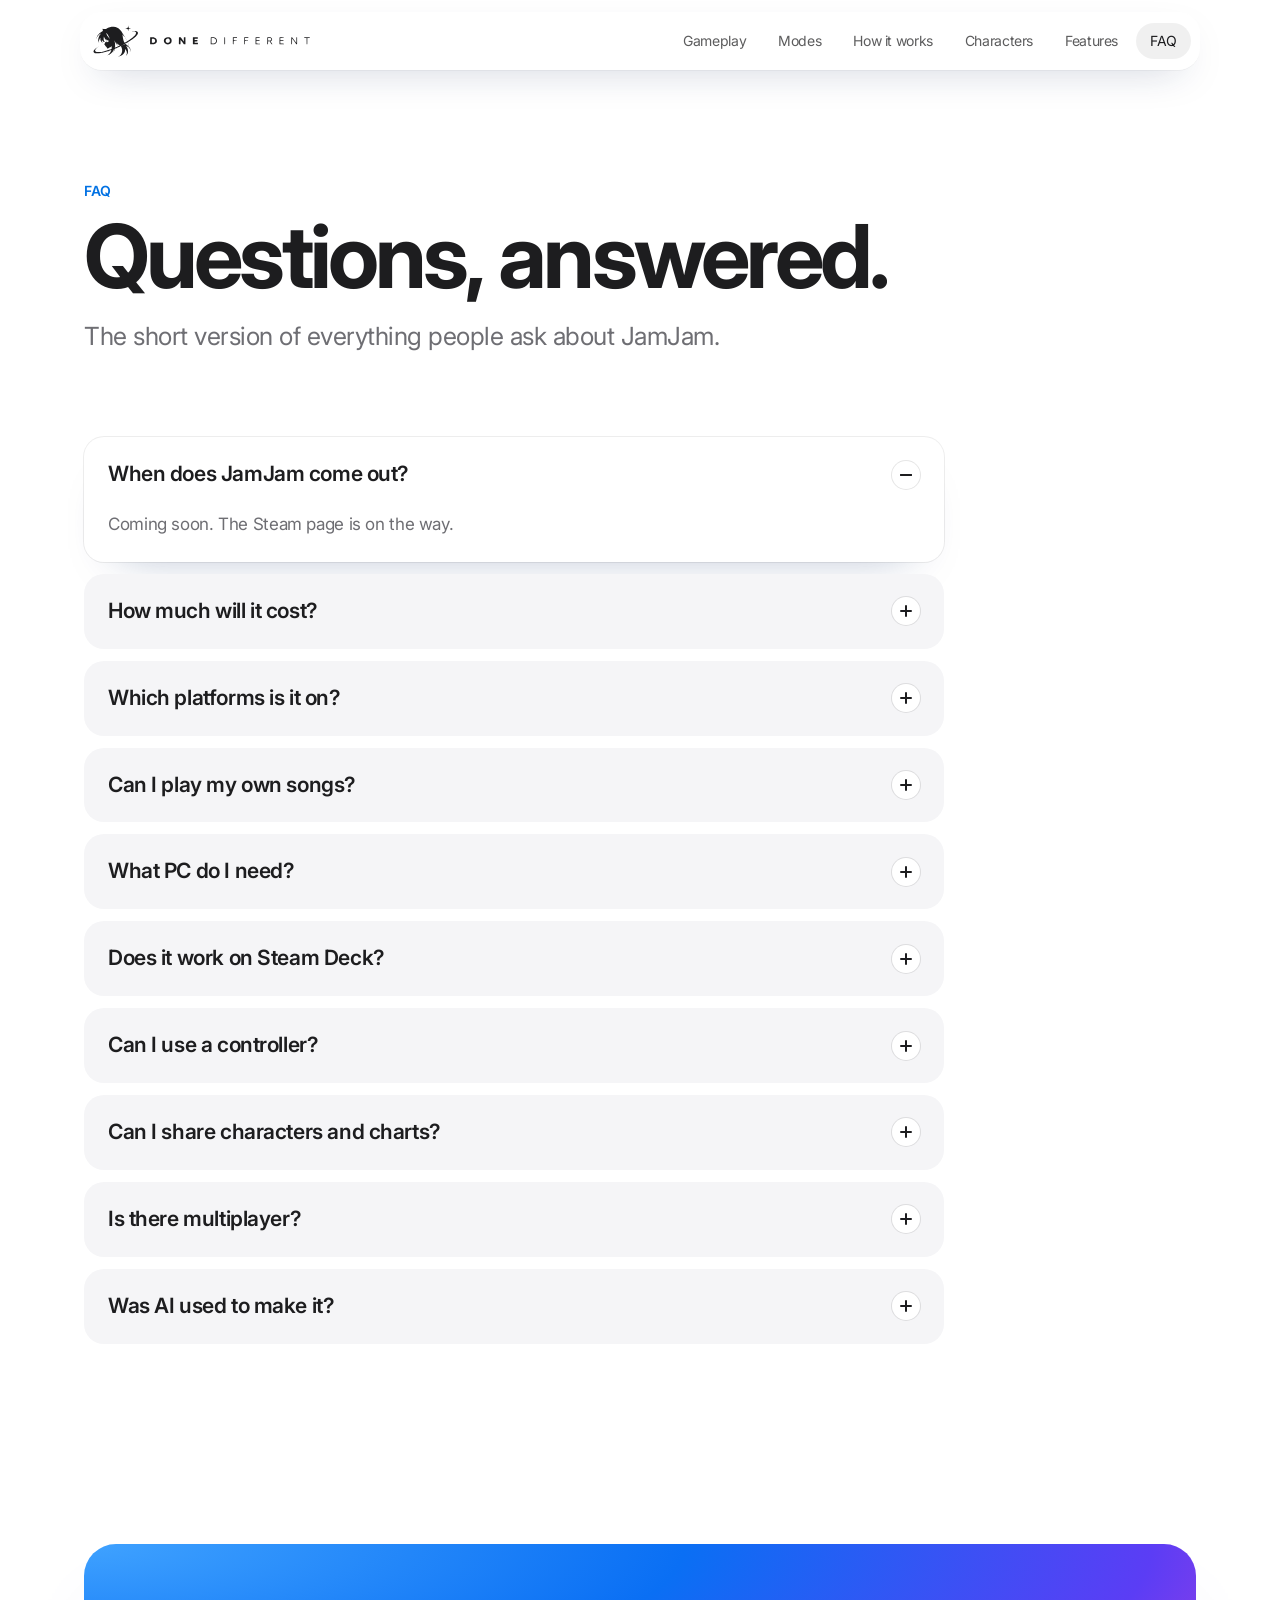
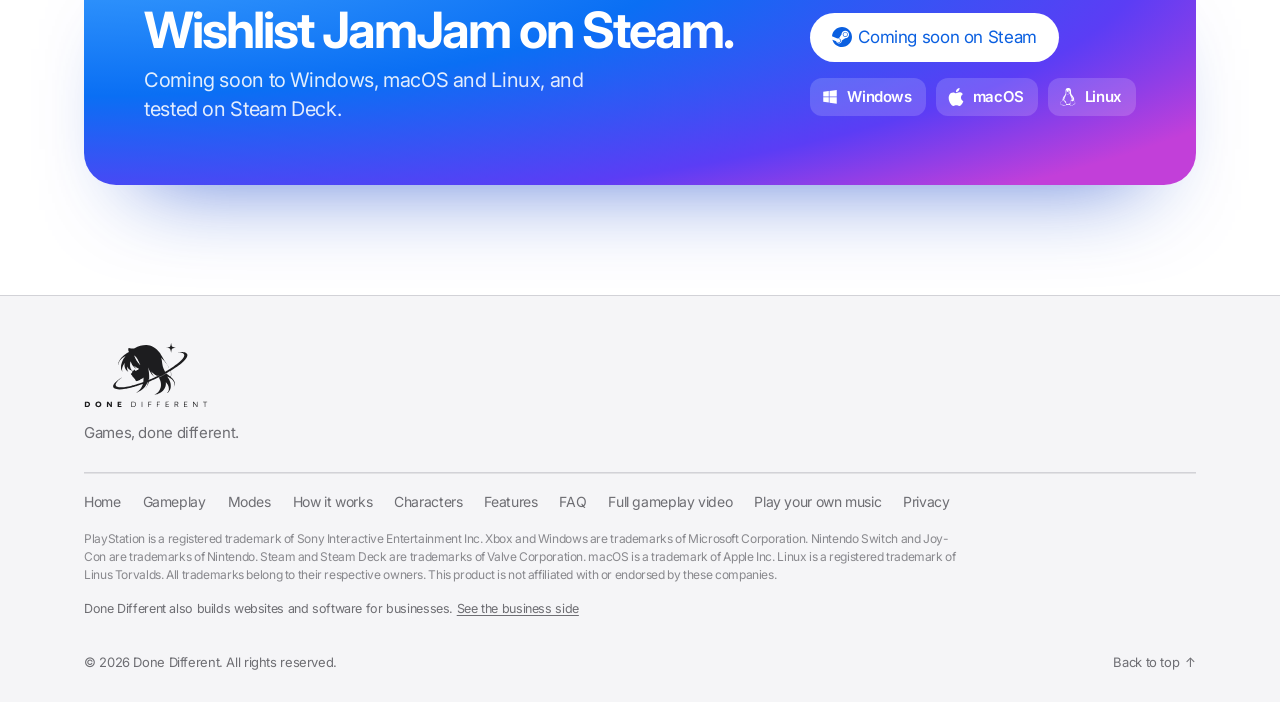
<file: faq/index.html>
<!DOCTYPE html>
<html lang="en" dir="ltr">
<head>
<meta charset="utf-8">
<link rel="icon" href="/favicon.ico" sizes="48x48"><link rel="icon" type="image/png" sizes="96x96" href="/favicon-96.png"><link rel="icon" type="image/png" sizes="192x192" href="/favicon-192.png"><link rel="apple-touch-icon" href="/apple-touch-icon.png"><meta name="robots" content="index, follow, max-image-preview:large"><meta name="viewport" content="width=device-width, initial-scale=1">
<title>JamJam FAQ | Release, price, platforms and Steam Deck</title>
<meta property="og:locale" content="en_US"><script type="application/ld+json">[{"@context": "https://schema.org", "@type": "Organization", "@id": "https://donedifferent.net/#studio", "name": "Done Different", "url": "https://donedifferent.net/", "logo": "https://donedifferent.net/favicon-192.png"}, {"@context": "https://schema.org", "@type": "VideoGame", "@id": "https://donedifferent.net/#jamjam", "name": "JamJam", "url": "https://donedifferent.net/", "image": "https://donedifferent.net/og.png", "alternateName": ["JamJam rhythm runner", "JamJam by Done Different"], "disambiguatingDescription": "A pixel-art rhythm runner by Done Different that turns your own music into playable levels.", "description": "JamJam is a rhythm runner where any song becomes a level. Drop in your MP3s and play. Coming soon to Steam for Windows, macOS and Linux.", "genre": ["Rhythm", "Runner", "Music"], "gamePlatform": ["Windows", "macOS", "Linux", "Steam Deck"], "operatingSystem": "Windows, macOS, Linux, SteamOS", "playMode": ["SinglePlayer", "CoOp", "MultiPlayer"], "inLanguage": "en", "keywords": "rhythm game, rhythm runner, play your own music, MP3 rhythm game, Steam Deck, local co-op, online versus", "author": {"@id": "https://donedifferent.net/#studio"}, "publisher": {"@id": "https://donedifferent.net/#studio"}}]</script><link rel="canonical" href="https://donedifferent.net/faq/">
<meta name="theme-color" content="#0A6FF4">
<meta property="og:type" content="website">
<meta property="og:site_name" content="Done Different Games">
<meta property="og:url" content="https://donedifferent.net/faq/">
<meta property="og:title" content="JamJam FAQ | Release, price, platforms and Steam Deck">
<meta property="og:description" content="Release date, price, platforms, PC requirements, Steam Deck, controllers, online versus and using your own songs in JamJam.">
<meta property="og:image" content="https://donedifferent.net/og/faq.png">
<meta property="og:image:width" content="1200">
<meta property="og:image:height" content="630">
<meta property="og:image:alt" content="JamJam FAQ">
<meta name="twitter:card" content="summary_large_image">
<meta name="twitter:title" content="JamJam FAQ | Release, price, platforms and Steam Deck">
<meta name="twitter:description" content="Release date, price, platforms, PC requirements, Steam Deck, controllers, online versus and using your own songs in JamJam.">
<meta name="twitter:image" content="https://donedifferent.net/og/faq.png">


<meta name="description" content="Release date, price, platforms, PC requirements, Steam Deck, controllers, online versus and using your own songs in JamJam.">
<link rel="preconnect" href="https://fonts.googleapis.com">
<link rel="preconnect" href="https://fonts.gstatic.com" crossorigin>
<link href="https://fonts.googleapis.com/css2?family=Inter:wght@400;500;600;700&family=Montserrat:wght@300;700&family=Tajawal:wght@500;700&display=swap" rel="stylesheet">
<link rel="stylesheet" href="/assets/g-da9f8c3337.css">
<script>window.DD_SPY=[["top", "/faq/"]]</script><script>window.DD_MAIL={"url": "https://script.google.com/macros/s/AKfycbyFYFGSmdoYCowIifRj9fHhZEJKQX8gg5jzKDLyOiDbAR0hf-uWY4Wv-mmm1ukl56oY/exec"}</script></head>
<body><svg width="0" height="0" style="position:absolute" aria-hidden="true"><defs><symbol id="dd-mark" viewBox="0 0 1567 1102"><path fill="currentColor" fill-rule="evenodd" d="M869.5 1084.1C868.9 1083.0 872.8 1080.0 875.0 1080.0C875.8 1080.0 877.8 1079.3 879.4 1078.5C880.9 1077.7 882.7 1077.0 883.4 1077.0C884.0 1077.0 888.3 1075.0 893.0 1072.7C931.2 1053.5 961.7 1020.9 981.4 978.2C998.2 941.7 1004.3 915.2 1004.4 878.5C1004.5 834.0 995.6 800.1 970.7 750.1L961.5 731.8L964.5 729.4C966.2 728.1 967.9 727.0 968.3 727.0C968.8 727.0 974.6 723.7 981.3 719.8C988.0 715.8 1015.1 701.7 1041.5 688.4C1067.9 675.2 1092.7 662.7 1096.5 660.7C1100.3 658.7 1107.1 655.5 1111.4 653.5C1119.1 650.1 1119.4 650.0 1121.9 651.7C1125.6 654.1 1141.4 666.4 1149.1 672.9C1156.5 679.2 1174.0 693.4 1190.2 706.4C1196.1 711.1 1201.8 715.0 1202.9 715.0C1205.3 715.0 1207.5 706.7 1209.5 689.3C1212.3 665.2 1211.0 640.1 1205.7 617.5C1201.2 598.4 1200.5 596.0 1199.2 596.0C1198.4 596.0 1195.1 597.6 1191.9 599.5C1188.6 601.4 1185.7 603.0 1185.5 603.0C1185.3 603.0 1180.6 605.7 1175.1 609.0C1169.5 612.3 1164.8 615.0 1164.5 615.0C1164.3 615.0 1160.8 616.9 1156.8 619.3C1152.8 621.7 1148.8 623.9 1148.0 624.3C1147.2 624.7 1145.6 625.6 1144.5 626.3C1143.4 627.0 1139.3 629.3 1135.5 631.5C1131.6 633.7 1127.6 636.0 1126.5 636.7C1125.4 637.4 1123.8 638.2 1123.0 638.6C1122.2 639.0 1115.7 642.8 1108.5 647.0C1095.9 654.4 1081.3 662.5 1062.5 672.5C1040.9 683.9 1036.3 686.4 1033.5 688.0C1031.8 689.0 1026.5 691.9 1021.5 694.5C1016.5 697.1 1009.3 701.0 1005.3 703.1C1001.3 705.3 980.9 715.6 959.8 726.1C924.0 744.0 905.5 752.8 873.5 767.0C866.4 770.2 856.2 774.8 851.0 777.3C838.0 783.4 833.0 785.6 822.5 790.0C817.6 792.1 805.2 797.4 795.0 801.8C784.8 806.2 772.5 811.5 767.5 813.5C755.3 818.5 754.2 819.3 753.4 823.7C753.1 825.8 752.2 829.5 751.5 832.0C750.8 834.5 749.5 839.2 748.6 842.5C747.7 845.8 746.3 850.1 745.5 852.0C744.8 853.9 742.8 859.1 741.0 863.5C739.3 867.9 737.3 872.7 736.5 874.2C735.7 875.6 735.0 877.4 735.0 878.1C735.0 879.9 722.0 905.6 715.9 915.8C708.4 928.3 700.5 939.2 692.8 947.4C684.9 955.8 683.1 955.8 689.6 947.4C701.5 932.3 715.1 906.8 721.0 889.0C722.6 883.9 723.5 881.0 727.4 867.5C730.0 858.6 735.0 833.9 735.0 830.0C735.0 827.4 732.6 827.5 727.6 830.3C724.2 832.3 723.3 833.6 719.8 842.5C696.5 901.8 654.7 953.5 596.5 995.1C583.0 1004.7 534.2 1032.0 530.5 1032.0C530.2 1032.0 527.6 1033.1 524.7 1034.5C519.7 1037.0 507.7 1041.8 497.7 1045.5C494.4 1046.6 492.5 1046.9 491.8 1046.2C491.3 1045.7 491.2 1045.0 491.7 1044.7C492.1 1044.5 496.6 1042.1 501.5 1039.5C550.5 1013.7 591.3 966.8 616.1 908.0C621.6 894.8 631.4 866.0 630.6 865.2C630.0 864.7 624.1 866.5 609.0 871.9C591.3 878.1 565.0 887.2 551.0 891.9C536.8 896.7 528.5 899.3 504.5 906.5C497.9 908.5 491.4 910.5 490.0 911.0C488.6 911.5 484.4 912.8 480.5 913.9C476.6 915.0 465.2 918.4 455.0 921.4C444.8 924.4 434.7 927.3 432.5 927.9C430.3 928.4 423.3 930.3 417.0 931.9C364.7 945.8 336.2 952.5 306.0 957.9C296.9 959.5 280.7 962.5 270.0 964.5C227.2 972.3 185.0 976.4 147.5 976.4C99.9 976.3 73.8 972.0 50.8 960.4C26.4 948.1 18.0 936.3 18.0 914.1C18.0 898.1 20.9 889.3 32.1 871.3C46.2 848.8 83.0 812.3 113.8 790.2C116.4 788.3 123.0 783.5 128.5 779.5C164.9 753.1 197.3 731.9 198.9 733.5C199.2 733.9 199.0 734.4 198.4 734.8C180.5 747.1 142.0 777.6 128.0 790.6C123.9 794.5 118.3 799.6 115.7 802.0C113.0 804.4 106.7 811.4 101.6 817.4C76.9 846.8 66.4 872.1 71.3 890.0C76.5 908.8 92.7 920.8 122.5 928.0C142.8 932.9 149.7 933.5 185.5 933.4C219.8 933.2 230.6 932.5 267.0 927.6C299.9 923.2 355.4 912.0 399.5 900.8C403.9 899.7 409.8 898.2 412.5 897.5C415.2 896.8 421.3 895.2 426.0 893.8C430.7 892.4 437.4 890.5 441.0 889.5C455.8 885.4 490.5 875.1 501.5 871.5C503.7 870.8 510.2 868.7 516.0 866.9C531.4 862.2 575.2 847.7 585.0 844.0C589.7 842.3 595.3 840.3 597.5 839.5C604.4 837.2 616.4 833.0 618.5 832.1C619.6 831.6 623.6 830.2 627.5 829.0C641.3 824.5 640.4 825.8 642.0 807.5C644.7 777.4 645.0 771.3 644.9 753.2C644.7 731.9 644.3 730.6 639.2 735.2C636.4 737.8 621.9 748.1 609.0 756.7C604.9 759.4 595.2 765.2 587.5 769.5C579.8 773.7 573.0 777.6 572.5 778.0C570.0 779.9 541.0 794.4 531.4 798.5C514.0 805.9 503.5 808.1 496.1 806.0C487.5 803.6 483.4 798.4 476.9 782.2C470.1 764.9 465.3 758.7 453.8 751.9C446.8 747.8 443.0 743.1 443.0 738.6C443.0 734.0 441.3 732.2 432.0 727.5C421.8 722.2 419.0 718.4 419.0 709.4C418.9 701.5 416.0 696.7 403.1 683.5C390.4 670.7 383.0 661.1 383.0 657.4C383.0 656.2 384.1 654.5 385.4 653.7C393.4 648.4 405.2 635.8 409.9 627.5C415.2 618.2 417.5 605.6 415.1 599.5C414.1 597.1 415.5 594.0 417.5 594.0C419.9 594.0 439.8 587.2 442.7 585.3C452.6 579.2 457.1 573.0 451.7 573.0C450.4 573.0 448.9 573.5 448.2 574.2C446.2 576.2 445.7 574.3 447.2 569.8C449.1 564.1 450.8 564.0 458.9 569.4C465.6 573.8 465.9 574.2 468.9 581.9C470.6 586.3 472.0 591.3 472.0 593.0C472.0 597.5 473.6 597.5 485.6 593.4C497.9 589.3 509.1 583.9 516.5 578.6C519.2 576.6 522.1 575.0 522.9 575.0C525.5 575.0 537.5 566.1 542.3 560.6C545.0 557.5 548.5 554.6 550.5 553.9C552.4 553.2 554.0 552.0 554.0 551.3C554.0 549.8 553.5 549.6 539.0 544.3C514.8 535.6 484.8 518.3 463.3 500.8C452.2 491.8 451.0 493.2 459.5 505.6C466.4 515.7 484.2 535.5 491.0 540.5C496.1 544.3 497.5 547.9 493.5 547.2C490.7 546.7 471.1 534.7 462.2 528.1C454.9 522.6 434.2 501.6 424.7 489.9C408.7 470.4 388.6 431.6 379.4 402.6C377.3 395.7 375.8 400.0 370.4 430.5C367.9 444.1 367.7 447.9 367.6 471.0C367.5 488.7 367.9 498.3 368.8 502.5C375.0 530.7 377.6 539.5 383.0 550.5C388.3 561.2 400.6 578.4 406.6 583.3C414.1 589.6 405.3 589.8 386.5 584.0C351.9 573.1 324.3 546.7 313.3 514.1C307.4 496.4 306.8 498.1 307.4 529.8C307.8 551.3 308.3 558.1 309.9 565.0C314.0 582.9 320.3 597.4 327.7 606.1C334.9 614.6 332.5 615.5 321.6 608.3C301.8 595.4 288.0 581.1 276.3 561.5C263.7 540.2 258.6 525.8 254.4 499.9C252.8 489.7 252.9 454.6 254.6 440.8C255.4 434.8 254.1 434.6 250.3 440.3C248.8 442.7 244.1 449.8 239.9 456.1C215.2 493.0 202.0 531.9 202.0 567.5C202.0 582.7 203.7 590.4 209.5 602.3C213.8 611.2 213.4 613.3 208.3 607.5C200.0 598.0 189.4 577.0 185.2 562.0C179.2 540.5 178.3 505.3 182.9 480.0C187.2 456.7 197.1 423.2 204.6 406.2C205.9 403.2 207.0 400.4 207.0 399.9C207.0 398.5 217.1 377.1 221.0 370.1C224.2 364.4 229.4 355.0 233.4 347.6C237.3 340.4 250.7 320.7 261.2 306.7C274.0 289.6 273.8 289.4 256.1 300.5C222.5 321.6 204.5 335.5 181.7 357.9C162.1 377.1 154.0 388.1 142.9 410.0C131.7 432.2 127.3 455.4 130.3 476.4C131.4 483.6 129.9 483.2 127.4 475.7C126.0 471.6 125.6 467.4 125.7 455.0C125.8 435.4 128.3 423.7 136.9 402.5C138.3 399.2 145.0 385.7 147.2 382.0C158.6 362.4 169.7 346.0 179.3 334.5C185.7 326.8 211.0 299.2 212.0 298.8C212.4 298.6 218.5 293.2 225.6 286.8C251.3 263.5 287.9 237.0 324.0 215.5C333.1 210.1 341.1 205.1 341.9 204.4C343.1 203.3 342.9 202.2 340.5 196.8C329.8 173.1 327.1 146.4 333.9 132.5C337.3 125.7 339.5 124.1 343.2 126.1C347.8 128.6 368.8 133.3 383.0 135.0C393.6 136.3 420.8 136.3 436.2 135.0L448.0 134.0L460.7 127.0C541.4 82.9 631.9 59.4 709.0 62.4C753.9 64.2 799.1 76.0 836.7 95.6C875.2 115.7 898.7 132.8 928.6 162.5C947.4 181.2 958.6 194.5 975.6 218.6C989.9 238.9 1012.5 275.0 1026.3 299.4C1031.2 308.3 1036.5 317.3 1038.0 319.5C1039.5 321.7 1046.1 332.5 1052.8 343.5C1066.5 366.2 1096.2 411.4 1107.6 426.9C1132.3 460.4 1153.7 495.3 1162.6 516.5C1166.5 525.9 1167.2 527.9 1166.8 529.6C1166.3 532.3 1164.8 531.8 1163.8 528.5C1158.8 512.2 1135.1 472.0 1114.7 445.2C1100.8 427.0 1096.6 421.6 1091.7 416.3C1088.8 413.1 1083.7 407.4 1080.5 403.5C1072.5 394.0 1055.6 374.9 1043.5 361.8C1029.9 347.0 1019.4 335.4 1013.9 328.9C1011.3 325.9 1008.9 323.8 1008.5 324.2C1007.7 325.0 1008.3 327.2 1013.6 345.5C1014.9 349.9 1017.7 362.3 1019.9 373.0C1023.6 391.7 1024.7 398.8 1030.5 443.0C1035.6 481.6 1044.3 516.5 1056.7 548.0C1063.3 564.7 1084.8 607.1 1089.7 613.0C1090.6 614.0 1150.7 578.8 1178.7 560.8C1184.1 557.3 1189.4 554.0 1190.5 553.4C1198.8 548.7 1245.0 518.1 1272.5 499.1C1289.8 487.2 1331.7 456.4 1340.0 449.5C1344.1 446.1 1350.2 441.1 1353.6 438.4C1406.4 395.8 1447.4 354.3 1464.7 325.9C1482.8 296.4 1487.1 280.9 1482.7 262.3C1478.8 246.2 1464.9 232.4 1445.0 224.7C1432.2 219.8 1423.5 217.3 1414.0 215.9C1411.0 215.5 1405.8 214.6 1402.5 214.0C1399.2 213.4 1380.8 212.7 1361.5 212.3C1341.9 211.9 1328.3 211.3 1330.5 210.9C1358.5 205.9 1415.9 203.5 1449.4 206.1C1465.1 207.3 1480.9 209.9 1491.5 213.0C1495.3 214.2 1499.9 215.5 1501.7 215.9C1507.1 217.3 1522.2 225.1 1527.8 229.3C1538.2 237.1 1547.1 251.7 1549.1 264.1C1554.7 297.7 1525.3 348.0 1467.9 403.0C1459.0 411.5 1449.4 420.5 1446.4 423.0C1443.5 425.5 1433.3 434.1 1423.8 442.1C1414.3 450.1 1394.6 465.5 1380.0 476.3C1365.4 487.1 1350.6 498.1 1347.0 500.7C1340.6 505.5 1294.4 536.1 1269.0 552.5C1253.1 562.8 1221.0 582.5 1212.7 587.1C1209.6 588.8 1205.8 591.4 1204.4 592.7L1201.7 595.1L1203.9 596.6C1205.0 597.4 1206.0 599.1 1206.0 600.3C1206.0 601.5 1206.6 604.5 1207.4 607.0C1213.6 626.8 1215.2 636.8 1215.8 660.0C1216.3 683.2 1215.3 696.0 1211.5 710.3C1210.1 715.6 1209.0 720.5 1209.0 721.0C1209.0 721.5 1212.9 725.6 1217.8 730.2C1239.9 751.1 1253.5 766.3 1263.8 781.9C1284.6 813.1 1290.5 830.3 1290.4 859.0C1290.3 875.9 1290.2 876.3 1285.2 892.5C1281.9 903.4 1273.9 918.1 1268.7 923.3C1264.6 927.3 1264.3 925.9 1267.9 920.0C1269.6 917.2 1271.0 914.8 1271.0 914.5C1271.0 914.3 1272.3 911.3 1274.0 907.8C1279.8 895.5 1280.2 893.4 1280.7 876.0C1281.4 852.9 1279.6 845.1 1266.8 818.0C1260.6 804.7 1253.9 795.8 1238.1 779.7C1225.5 766.8 1217.2 759.5 1207.2 752.6C1198.1 746.3 1167.0 727.6 1155.0 721.3C1148.7 717.9 1142.1 714.4 1140.3 713.4C1136.2 711.0 1135.0 712.2 1137.8 715.9C1139.7 718.4 1158.3 748.8 1164.3 759.0C1168.2 765.8 1176.5 782.8 1186.2 804.0C1189.8 811.8 1190.8 814.3 1192.6 820.5C1193.5 823.8 1194.9 828.3 1195.6 830.5C1196.2 832.7 1197.5 837.2 1198.3 840.5C1199.2 843.8 1200.3 848.3 1200.9 850.6C1207.1 874.4 1208.7 923.3 1204.0 943.5C1196.9 973.6 1192.3 984.9 1178.6 1006.0C1168.8 1021.1 1161.9 1029.1 1151.1 1038.2C1141.3 1046.4 1135.6 1049.9 1134.3 1048.6C1133.9 1048.2 1134.0 1047.6 1134.5 1047.2C1136.9 1045.5 1147.9 1032.1 1150.7 1027.4C1162.5 1007.8 1167.0 990.6 1167.0 964.3C1167.0 931.5 1158.7 903.4 1139.2 870.5C1129.2 853.7 1106.5 825.3 1104.5 827.2C1104.1 827.6 1104.4 835.7 1105.0 845.2C1106.1 860.4 1106.1 864.3 1104.6 877.0C1102.6 894.3 1099.0 912.6 1095.5 922.5C1074.3 983.1 1027.7 1030.9 961.5 1059.9C958.8 1061.1 955.1 1062.7 953.5 1063.4C951.9 1064.2 948.7 1065.4 946.5 1066.3C944.3 1067.1 940.7 1068.5 938.5 1069.3C934.6 1070.8 927.0 1073.2 922.0 1074.4C920.6 1074.8 916.1 1076.0 912.0 1077.1C904.4 1079.1 895.6 1080.8 880.0 1083.5C869.8 1085.3 870.3 1085.2 869.5 1084.1ZM742.5 783.9C743.9 782.6 744.5 757.1 743.2 755.8C742.5 755.1 741.9 756.0 741.5 758.6C740.5 764.5 737.1 781.2 736.4 783.9C735.7 786.1 735.9 786.2 738.6 785.6C740.2 785.2 742.0 784.4 742.5 783.9ZM765.8 775.5C768.7 774.1 771.2 773.0 771.5 773.0C773.5 773.0 854.1 736.7 869.0 729.0C872.0 727.5 884.2 721.8 896.0 716.4C919.2 705.9 952.3 689.3 952.8 687.9C953.0 687.4 954.0 687.0 955.0 687.0C956.0 687.0 957.2 686.5 957.5 686.0C958.3 684.7 955.5 684.7 953.2 686.0C950.7 687.3 940.7 691.7 932.0 695.3L924.5 698.3L916.5 695.5C906.8 692.1 898.7 688.2 889.7 682.4C879.1 675.6 857.1 659.0 848.2 651.1C840.7 644.5 819.3 621.5 810.7 610.8C806.9 606.0 804.1 604.4 805.5 607.8C805.9 608.7 807.3 612.9 808.7 617.0C814.3 633.8 820.7 648.1 828.9 661.8C832.1 667.2 836.5 674.7 838.8 678.7C844.4 688.3 857.0 705.1 864.3 712.7C867.5 716.1 870.0 719.4 869.8 720.1C868.9 722.7 849.1 704.5 828.2 681.8C808.4 660.2 784.1 622.2 764.7 582.5C757.2 567.2 750.0 551.3 750.0 549.9C750.0 549.5 748.6 546.2 747.0 542.7C745.4 539.1 744.0 535.7 744.0 535.2C744.0 534.7 743.3 533.6 742.4 532.9C740.9 531.7 740.8 531.9 741.2 535.5C741.5 537.7 742.7 543.8 744.0 549.0C746.6 560.2 748.8 572.5 750.0 583.0C750.5 587.1 751.4 593.2 751.9 596.5C756.8 626.1 757.9 637.0 761.1 691.9C762.3 712.4 761.7 739.0 759.3 769.9C758.9 774.9 759.1 778.0 759.7 778.0C760.2 778.0 763.0 776.9 765.8 775.5ZM576.0 470.9C575.5 469.2 574.7 467.3 574.2 466.7C573.7 466.0 572.3 463.0 571.0 460.0C569.8 457.0 567.7 452.2 566.4 449.5C560.7 436.9 558.0 430.8 558.0 430.4C558.0 430.1 555.1 423.9 551.6 416.7C548.1 409.4 544.3 401.5 543.2 399.0C542.1 396.5 539.3 390.2 537.0 385.0C534.6 379.8 532.4 375.1 532.0 374.5C531.6 373.9 528.6 368.6 525.5 362.5C507.8 328.6 491.3 307.1 468.7 288.3C464.2 284.5 459.8 280.7 458.8 279.8C457.8 278.8 456.5 278.0 456.0 278.0C452.6 278.0 459.4 300.8 469.1 321.7C471.2 326.3 473.9 332.3 475.2 335.2C478.6 343.3 488.7 362.4 493.4 369.8C495.8 373.5 498.7 378.3 499.8 380.6C504.2 389.3 530.1 423.7 546.4 442.5C552.5 449.6 568.6 467.4 572.7 471.7C575.8 474.9 577.0 474.6 576.0 470.9ZM1211.7 215.8C1211.4 214.5 1209.9 205.8 1208.5 196.5C1205.4 176.4 1200.3 157.4 1195.2 147.0C1191.7 139.8 1191.2 139.3 1184.5 135.8C1173.1 129.7 1147.9 122.6 1130.0 120.5C1121.1 119.5 1119.0 118.9 1119.0 117.5C1119.0 116.6 1120.7 115.9 1123.8 115.5C1133.9 114.2 1153.7 109.7 1165.8 106.1C1180.9 101.5 1185.4 99.6 1189.8 96.3C1197.6 90.4 1206.3 62.8 1210.4 31.1C1211.3 24.2 1212.3 18.4 1212.6 18.1C1213.7 17.0 1215.0 20.7 1215.0 25.0C1215.0 34.1 1221.3 65.0 1225.4 76.5C1231.0 92.4 1233.3 95.6 1242.0 100.0C1252.0 105.1 1288.9 114.9 1298.3 115.0C1300.0 115.1 1302.8 115.7 1304.5 116.4L1307.5 117.8L1305.0 118.7C1303.6 119.3 1299.6 120.0 1296.0 120.4C1270.6 123.2 1239.3 133.7 1233.1 141.6C1225.8 150.8 1216.9 186.0 1214.8 213.9C1214.5 217.9 1212.5 219.1 1211.7 215.8Z"/></symbol><symbol id="dd-word" viewBox="0 0 2555 150"><path fill="currentColor" fill-rule="evenodd" d="M278.0 131.1C258.5 126.0 242.4 110.9 236.8 92.6C234.3 84.3 233.9 69.8 236.0 61.0C243.9 27.8 283.1 9.3 319.8 21.6C333.7 26.2 348.6 39.2 353.8 51.2C359.7 65.2 359.1 87.4 352.4 101.7C349.4 108.0 339.2 118.8 331.7 123.7C319.0 132.0 294.2 135.4 278.0 131.1ZM18.7 130.3C17.7 129.4 17.8 21.0 18.8 21.0C39.9 20.5 76.7 21.0 80.9 21.9C90.5 23.9 104.1 31.1 110.6 37.6C136.4 63.4 128.9 107.2 96.0 123.4C82.3 130.1 76.4 131.0 46.0 131.0C31.4 131.0 19.0 130.7 18.7 130.3ZM473.2 129.7C472.1 128.4 472.4 22.8 473.5 21.0C474.0 20.2 497.1 20.6 499.7 21.5C501.1 22.0 515.9 41.6 526.5 57.0C536.7 71.9 546.8 85.3 548.6 86.3C549.8 87.0 550.0 82.5 550.0 54.6C550.0 16.3 548.5 19.8 564.7 20.2L575.5 20.5L575.5 75.5L575.5 130.5L563.3 130.8C554.3 131.0 550.9 130.7 550.1 129.8C547.4 126.4 524.8 95.5 519.5 88.0C507.9 71.3 500.7 62.0 499.5 62.0C498.4 62.0 498.1 68.5 498.1 95.6C498.1 114.0 497.8 129.6 497.5 130.1C496.5 131.5 474.4 131.2 473.2 129.7ZM693.7 129.6C693.4 128.7 693.1 104.3 693.0 75.2C693.0 30.7 693.2 22.1 694.4 21.1C696.5 19.3 768.5 19.7 770.0 21.5C770.7 22.3 771.0 26.4 770.8 32.1L770.5 41.5L746.5 41.8C733.3 41.9 722.2 42.4 721.7 42.9C720.7 43.9 720.2 60.7 721.1 62.2C721.5 62.8 730.7 63.5 743.1 63.8L764.5 64.5L764.5 74.5L764.5 84.5L743.0 85.0L721.5 85.5L720.9 95.5C720.6 101.0 720.6 106.1 720.8 106.8C721.1 107.7 727.1 108.0 746.0 108.0C766.0 108.0 771.0 108.3 771.9 109.4C772.7 110.3 773.0 114.2 772.8 120.6L772.5 130.5L733.4 130.8C699.7 131.0 694.1 130.8 693.7 129.6ZM975.7 130.3C974.3 129.0 974.9 23.3 976.2 22.3C978.5 20.4 1015.5 19.8 1025.0 21.4C1055.5 26.6 1073.1 46.1 1073.2 74.9C1073.3 99.3 1060.8 118.3 1039.8 125.7C1026.8 130.3 1021.4 131.0 998.5 131.0C986.3 131.0 976.0 130.7 975.7 130.3ZM1190.5 130.0C1189.5 128.3 1189.1 24.7 1190.2 22.8C1191.3 20.6 1199.2 20.3 1200.9 22.4C1201.7 23.3 1201.9 38.5 1201.8 77.1L1201.5 130.5L1196.3 130.8C1193.4 131.0 1190.9 130.6 1190.5 130.0ZM1325.1 129.6C1324.3 128.7 1324.1 113.5 1324.2 74.9L1324.5 21.5L1356.0 21.0C1373.3 20.7 1388.3 20.8 1389.2 21.2C1391.7 22.4 1392.4 25.8 1390.6 28.5L1389.0 31.0L1363.5 31.0C1346.5 31.0 1337.9 31.4 1337.5 32.1C1336.6 33.5 1336.6 67.6 1337.5 68.9C1337.9 69.6 1345.8 70.0 1360.4 70.0C1384.1 70.0 1385.0 70.2 1385.0 75.0C1385.0 79.8 1384.1 80.0 1361.2 80.0C1348.1 80.0 1339.1 80.4 1337.9 81.1C1336.0 82.1 1335.9 83.1 1336.1 105.5C1336.1 118.4 1335.9 129.3 1335.5 129.9C1334.6 131.5 1326.5 131.2 1325.1 129.6ZM1503.5 129.8C1503.2 129.1 1503.1 104.4 1503.2 75.0L1503.5 21.5L1536.0 21.5L1568.5 21.5L1568.8 25.1C1569.0 27.2 1568.6 29.1 1567.7 29.8C1566.8 30.6 1558.1 31.1 1540.4 31.2L1514.5 31.5L1514.3 49.0C1514.3 58.6 1514.4 67.3 1514.7 68.2C1515.1 69.8 1517.3 70.0 1539.3 70.2L1563.5 70.5L1563.5 75.0L1563.5 79.5L1539.8 80.0C1526.8 80.3 1515.8 80.8 1515.4 81.2C1515.0 81.6 1514.5 92.4 1514.3 105.2C1514.1 118.0 1513.7 129.1 1513.5 129.8C1513.2 130.5 1511.3 131.0 1508.5 131.0C1505.8 131.0 1503.7 130.5 1503.5 129.8ZM1683.6 130.1C1682.5 128.4 1682.9 22.7 1684.0 21.6C1685.4 20.2 1748.9 20.6 1750.7 22.1C1752.5 23.7 1752.3 26.4 1750.2 28.9C1748.6 30.9 1747.6 31.0 1722.0 31.3L1695.5 31.5L1695.2 48.9C1695.0 61.2 1695.3 66.7 1696.1 67.7C1697.1 68.9 1701.4 69.1 1720.8 68.9C1739.8 68.8 1744.4 69.0 1745.1 70.1C1746.3 72.0 1746.2 74.7 1745.0 77.1C1744.0 78.9 1742.6 79.0 1720.7 79.0C1703.9 79.0 1697.1 79.3 1696.2 80.2C1694.7 81.7 1694.5 116.7 1696.0 119.0C1696.8 120.3 1701.1 120.5 1724.2 120.5L1751.5 120.5L1752.4 123.2C1753.1 125.1 1753.0 126.7 1752.2 128.5L1751.0 131.0L1717.6 131.0C1699.2 131.0 1683.9 130.6 1683.6 130.1ZM1868.6 129.5C1867.7 127.0 1867.9 23.7 1868.9 22.1C1869.6 21.1 1874.4 20.8 1893.1 20.9C1915.0 21.1 1916.9 21.2 1923.4 23.5C1939.9 29.3 1948.0 45.8 1942.4 62.3C1940.8 67.1 1932.8 77.0 1930.5 77.0C1929.8 77.0 1928.7 77.6 1928.1 78.3C1927.5 79.1 1925.2 80.3 1922.9 81.0C1917.7 82.7 1917.1 84.4 1920.2 87.8C1922.3 90.2 1926.3 95.9 1940.7 117.3C1943.0 120.7 1945.8 124.7 1946.9 126.2C1950.3 130.5 1949.7 131.1 1942.3 130.8L1935.5 130.5L1924.5 113.8C1918.5 104.6 1911.7 94.2 1909.5 90.8L1905.5 84.5L1894.5 84.2C1888.5 84.1 1882.8 84.4 1882.0 85.0C1880.8 85.8 1880.4 89.9 1880.0 108.2L1879.5 130.5L1874.4 130.8C1870.4 131.0 1869.1 130.7 1868.6 129.5ZM2062.2 129.8C2060.8 128.4 2060.4 24.4 2061.9 22.2C2063.0 20.4 2126.5 20.3 2128.6 22.1C2130.5 23.7 2130.4 27.4 2128.2 29.3C2126.8 30.6 2122.6 30.9 2100.6 31.0C2086.4 31.0 2074.4 31.3 2074.0 31.5C2073.4 31.9 2073.8 66.9 2074.4 67.7C2074.4 67.8 2085.0 68.0 2097.9 68.2C2119.3 68.6 2121.4 68.8 2122.6 70.5C2124.4 73.0 2124.4 75.5 2122.4 77.4C2121.1 78.8 2117.5 79.0 2098.5 79.0C2079.4 79.0 2075.9 79.2 2074.6 80.6C2073.2 82.0 2073.0 84.5 2073.6 100.3C2073.9 110.3 2074.5 118.9 2075.0 119.3C2075.4 119.8 2088.1 120.2 2103.1 120.3L2130.5 120.5L2130.5 125.5L2130.5 130.5L2097.0 130.8C2071.7 131.0 2063.1 130.7 2062.2 129.8ZM2247.6 129.4C2246.3 126.0 2246.9 22.0 2248.2 21.6C2248.9 21.3 2251.5 20.9 2253.9 20.7C2258.0 20.2 2258.7 20.4 2261.4 23.4C2266.1 28.3 2291.5 62.9 2323.5 107.8C2324.4 109.0 2325.5 110.0 2326.0 110.0C2326.6 110.0 2327.0 93.3 2327.0 66.2C2327.0 33.5 2327.3 22.1 2328.2 21.2C2329.8 19.6 2336.5 19.7 2337.9 21.4C2338.7 22.3 2338.9 37.6 2338.8 76.6L2338.5 130.5L2332.3 130.8L2326.2 131.1L2320.7 123.8C2317.8 119.8 2311.5 111.1 2307.0 104.5C2297.9 91.5 2284.1 72.5 2272.1 56.3C2267.9 50.7 2263.7 45.0 2262.7 43.5C2261.7 42.1 2260.5 41.2 2260.0 41.5C2259.5 41.8 2259.1 60.7 2259.0 85.2C2259.0 115.2 2258.6 128.7 2257.9 129.7C2256.3 131.6 2248.4 131.4 2247.6 129.4ZM2489.7 130.3C2489.3 130.0 2488.9 113.0 2488.9 92.6C2488.8 72.2 2488.5 50.1 2488.1 43.5L2487.5 31.5L2470.6 31.2C2460.2 31.1 2453.1 30.5 2452.3 29.9C2450.7 28.5 2450.6 22.4 2452.1 21.4C2452.9 20.9 2502.5 20.7 2537.3 21.0C2537.7 21.0 2538.0 23.1 2537.8 25.8L2537.5 30.5L2520.1 30.8C2510.5 30.9 2502.2 31.4 2501.6 31.9C2500.8 32.5 2500.4 48.4 2500.2 81.2C2500.0 107.7 2499.6 129.8 2499.3 130.2C2498.8 131.2 2490.6 131.2 2489.7 130.3ZM1028.0 117.3C1047.4 112.0 1058.6 98.5 1059.8 79.2C1061.1 56.3 1051.2 40.6 1031.0 33.7C1023.9 31.3 990.9 30.0 988.5 32.0C987.2 33.1 987.0 39.1 987.0 75.4C987.0 101.7 987.4 118.0 988.0 118.6C989.5 120.1 1021.5 119.2 1028.0 117.3ZM305.6 107.6C322.1 103.2 331.5 87.8 328.9 69.6C325.0 42.1 293.5 31.5 272.9 50.7C265.9 57.3 263.5 63.4 263.5 75.0C263.5 92.2 270.9 102.7 286.3 107.5C291.8 109.3 299.3 109.3 305.6 107.6ZM78.4 105.3C84.5 103.1 91.0 96.8 94.1 90.4C96.1 86.2 96.4 83.9 96.5 74.5C96.5 63.5 96.5 63.5 92.8 57.9C85.1 46.0 73.8 41.4 54.0 42.2L45.5 42.5L45.2 74.0C45.1 91.3 45.2 106.1 45.5 106.9C46.3 109.0 71.7 107.8 78.4 105.3ZM1917.1 71.5C1929.2 67.2 1934.9 54.1 1929.7 42.6C1927.5 37.9 1926.4 36.7 1921.8 34.3C1916.7 31.7 1915.7 31.6 1899.7 31.2C1887.5 30.9 1882.6 31.1 1881.5 32.0C1880.3 33.0 1880.0 36.6 1880.0 51.5C1880.0 61.6 1880.3 70.5 1880.6 71.4C1881.5 73.7 1910.7 73.7 1917.1 71.5Z"/></symbol><symbol id="dd-full" viewBox="0 0 2555 1360"><path fill="currentColor" fill-rule="evenodd" d="M278.0 1341.1C258.5 1336.0 242.4 1320.9 236.8 1302.6C234.3 1294.3 233.9 1279.8 236.0 1271.0C243.9 1237.8 283.1 1219.3 319.8 1231.6C333.7 1236.2 348.6 1249.2 353.8 1261.2C359.7 1275.2 359.1 1297.4 352.4 1311.7C349.4 1318.0 339.2 1328.8 331.7 1333.7C319.0 1342.0 294.2 1345.4 278.0 1341.1ZM18.7 1340.3C17.7 1339.4 17.8 1231.0 18.8 1231.0C39.9 1230.5 76.7 1231.0 80.9 1231.9C90.5 1233.9 104.1 1241.1 110.6 1247.6C136.4 1273.4 128.9 1317.2 96.0 1333.4C82.3 1340.1 76.4 1341.0 46.0 1341.0C31.4 1341.0 19.0 1340.7 18.7 1340.3ZM473.2 1339.7C472.1 1338.4 472.4 1232.8 473.5 1231.0C474.0 1230.2 497.1 1230.6 499.7 1231.5C501.1 1232.0 515.9 1251.6 526.5 1267.0C536.7 1281.9 546.8 1295.3 548.6 1296.3C549.8 1297.0 550.0 1292.5 550.0 1264.6C550.0 1226.3 548.5 1229.8 564.7 1230.2L575.5 1230.5L575.5 1285.5L575.5 1340.5L563.3 1340.8C554.3 1341.0 550.9 1340.7 550.1 1339.8C547.4 1336.4 524.8 1305.5 519.5 1298.0C507.9 1281.3 500.7 1272.0 499.5 1272.0C498.4 1272.0 498.1 1278.5 498.1 1305.6C498.1 1324.0 497.8 1339.6 497.5 1340.1C496.5 1341.5 474.4 1341.2 473.2 1339.7ZM693.7 1339.6C693.4 1338.7 693.1 1314.3 693.0 1285.2C693.0 1240.7 693.2 1232.1 694.4 1231.1C696.5 1229.3 768.5 1229.7 770.0 1231.5C770.7 1232.3 771.0 1236.4 770.8 1242.1L770.5 1251.5L746.5 1251.8C733.3 1251.9 722.2 1252.4 721.7 1252.9C720.7 1253.9 720.2 1270.7 721.1 1272.2C721.5 1272.8 730.7 1273.5 743.1 1273.8L764.5 1274.5L764.5 1284.5L764.5 1294.5L743.0 1295.0L721.5 1295.5L720.9 1305.5C720.6 1311.0 720.6 1316.1 720.8 1316.8C721.1 1317.7 727.1 1318.0 746.0 1318.0C766.0 1318.0 771.0 1318.3 771.9 1319.4C772.7 1320.3 773.0 1324.2 772.8 1330.6L772.5 1340.5L733.4 1340.8C699.7 1341.0 694.1 1340.8 693.7 1339.6ZM975.7 1340.3C974.3 1339.0 974.9 1233.3 976.2 1232.3C978.5 1230.4 1015.5 1229.8 1025.0 1231.4C1055.5 1236.6 1073.1 1256.1 1073.2 1284.9C1073.3 1309.3 1060.8 1328.3 1039.8 1335.7C1026.8 1340.3 1021.4 1341.0 998.5 1341.0C986.3 1341.0 976.0 1340.7 975.7 1340.3ZM1190.5 1340.0C1189.5 1338.3 1189.1 1234.7 1190.2 1232.8C1191.3 1230.6 1199.2 1230.3 1200.9 1232.4C1201.7 1233.3 1201.9 1248.5 1201.8 1287.1L1201.5 1340.5L1196.3 1340.8C1193.4 1341.0 1190.9 1340.6 1190.5 1340.0ZM1325.1 1339.6C1324.3 1338.7 1324.1 1323.5 1324.2 1284.9L1324.5 1231.5L1356.0 1231.0C1373.3 1230.7 1388.3 1230.8 1389.2 1231.2C1391.7 1232.4 1392.4 1235.8 1390.6 1238.5L1389.0 1241.0L1363.5 1241.0C1346.5 1241.0 1337.9 1241.4 1337.5 1242.1C1336.6 1243.5 1336.6 1277.6 1337.5 1278.9C1337.9 1279.6 1345.8 1280.0 1360.4 1280.0C1384.1 1280.0 1385.0 1280.2 1385.0 1285.0C1385.0 1289.8 1384.1 1290.0 1361.2 1290.0C1348.1 1290.0 1339.1 1290.4 1337.9 1291.1C1336.0 1292.1 1335.9 1293.1 1336.1 1315.5C1336.1 1328.4 1335.9 1339.3 1335.5 1339.9C1334.6 1341.5 1326.5 1341.2 1325.1 1339.6ZM1503.5 1339.8C1503.2 1339.1 1503.1 1314.4 1503.2 1285.0L1503.5 1231.5L1536.0 1231.5L1568.5 1231.5L1568.8 1235.1C1569.0 1237.2 1568.6 1239.1 1567.7 1239.8C1566.8 1240.6 1558.1 1241.1 1540.4 1241.2L1514.5 1241.5L1514.3 1259.0C1514.3 1268.6 1514.4 1277.3 1514.7 1278.2C1515.1 1279.8 1517.3 1280.0 1539.3 1280.2L1563.5 1280.5L1563.5 1285.0L1563.5 1289.5L1539.8 1290.0C1526.8 1290.3 1515.8 1290.8 1515.4 1291.2C1515.0 1291.6 1514.5 1302.4 1514.3 1315.2C1514.1 1328.0 1513.7 1339.1 1513.5 1339.8C1513.2 1340.5 1511.3 1341.0 1508.5 1341.0C1505.8 1341.0 1503.7 1340.5 1503.5 1339.8ZM1683.6 1340.1C1682.5 1338.4 1682.9 1232.7 1684.0 1231.6C1685.4 1230.2 1748.9 1230.6 1750.7 1232.1C1752.5 1233.7 1752.3 1236.4 1750.2 1238.9C1748.6 1240.9 1747.6 1241.0 1722.0 1241.3L1695.5 1241.5L1695.2 1258.9C1695.0 1271.2 1695.3 1276.7 1696.1 1277.7C1697.1 1278.9 1701.4 1279.1 1720.8 1278.9C1739.8 1278.8 1744.4 1279.0 1745.1 1280.1C1746.3 1282.0 1746.2 1284.7 1745.0 1287.1C1744.0 1288.9 1742.6 1289.0 1720.7 1289.0C1703.9 1289.0 1697.1 1289.3 1696.2 1290.2C1694.7 1291.7 1694.5 1326.7 1696.0 1329.0C1696.8 1330.3 1701.1 1330.5 1724.2 1330.5L1751.5 1330.5L1752.4 1333.2C1753.1 1335.1 1753.0 1336.7 1752.2 1338.5L1751.0 1341.0L1717.6 1341.0C1699.2 1341.0 1683.9 1340.6 1683.6 1340.1ZM1868.6 1339.5C1867.7 1337.0 1867.9 1233.7 1868.9 1232.1C1869.6 1231.1 1874.4 1230.8 1893.1 1230.9C1915.0 1231.1 1916.9 1231.2 1923.4 1233.5C1939.9 1239.3 1948.0 1255.8 1942.4 1272.3C1940.8 1277.1 1932.8 1287.0 1930.5 1287.0C1929.8 1287.0 1928.7 1287.6 1928.1 1288.3C1927.5 1289.1 1925.2 1290.3 1922.9 1291.0C1917.7 1292.7 1917.1 1294.4 1920.2 1297.8C1922.3 1300.2 1926.3 1305.9 1940.7 1327.3C1943.0 1330.7 1945.8 1334.7 1946.9 1336.2C1950.3 1340.5 1949.7 1341.1 1942.3 1340.8L1935.5 1340.5L1924.5 1323.8C1918.5 1314.6 1911.7 1304.2 1909.5 1300.8L1905.5 1294.5L1894.5 1294.2C1888.5 1294.1 1882.8 1294.4 1882.0 1295.0C1880.8 1295.8 1880.4 1299.9 1880.0 1318.2L1879.5 1340.5L1874.4 1340.8C1870.4 1341.0 1869.1 1340.7 1868.6 1339.5ZM2062.2 1339.8C2060.8 1338.4 2060.4 1234.4 2061.9 1232.2C2063.0 1230.4 2126.5 1230.3 2128.6 1232.1C2130.5 1233.7 2130.4 1237.4 2128.2 1239.3C2126.8 1240.6 2122.6 1240.9 2100.6 1241.0C2086.4 1241.0 2074.4 1241.3 2074.0 1241.5C2073.4 1241.9 2073.8 1276.9 2074.4 1277.7C2074.4 1277.8 2085.0 1278.0 2097.9 1278.2C2119.3 1278.6 2121.4 1278.8 2122.6 1280.5C2124.4 1283.0 2124.4 1285.5 2122.4 1287.4C2121.1 1288.8 2117.5 1289.0 2098.5 1289.0C2079.4 1289.0 2075.9 1289.2 2074.6 1290.6C2073.2 1292.0 2073.0 1294.5 2073.6 1310.3C2073.9 1320.3 2074.5 1328.9 2075.0 1329.3C2075.4 1329.8 2088.1 1330.2 2103.1 1330.3L2130.5 1330.5L2130.5 1335.5L2130.5 1340.5L2097.0 1340.8C2071.7 1341.0 2063.1 1340.7 2062.2 1339.8ZM2247.6 1339.4C2246.3 1336.0 2246.9 1232.0 2248.2 1231.6C2248.9 1231.3 2251.5 1230.9 2253.9 1230.7C2258.0 1230.2 2258.7 1230.4 2261.4 1233.4C2266.1 1238.3 2291.5 1272.9 2323.5 1317.8C2324.4 1319.0 2325.5 1320.0 2326.0 1320.0C2326.6 1320.0 2327.0 1303.3 2327.0 1276.2C2327.0 1243.5 2327.3 1232.1 2328.2 1231.2C2329.8 1229.6 2336.5 1229.7 2337.9 1231.4C2338.7 1232.3 2338.9 1247.6 2338.8 1286.6L2338.5 1340.5L2332.3 1340.8L2326.2 1341.1L2320.7 1333.8C2317.8 1329.8 2311.5 1321.1 2307.0 1314.5C2297.9 1301.5 2284.1 1282.5 2272.1 1266.3C2267.9 1260.7 2263.7 1255.0 2262.7 1253.5C2261.7 1252.1 2260.5 1251.2 2260.0 1251.5C2259.5 1251.8 2259.1 1270.7 2259.0 1295.2C2259.0 1325.2 2258.6 1338.7 2257.9 1339.7C2256.3 1341.6 2248.4 1341.4 2247.6 1339.4ZM2489.7 1340.3C2489.3 1340.0 2488.9 1323.0 2488.9 1302.6C2488.8 1282.2 2488.5 1260.1 2488.1 1253.5L2487.5 1241.5L2470.6 1241.2C2460.2 1241.1 2453.1 1240.5 2452.3 1239.9C2450.7 1238.5 2450.6 1232.4 2452.1 1231.4C2452.9 1230.9 2502.5 1230.7 2537.3 1231.0C2537.7 1231.0 2538.0 1233.1 2537.8 1235.8L2537.5 1240.5L2520.1 1240.8C2510.5 1240.9 2502.2 1241.4 2501.6 1241.9C2500.8 1242.5 2500.4 1258.4 2500.2 1291.2C2500.0 1317.7 2499.6 1339.8 2499.3 1340.2C2498.8 1341.2 2490.6 1341.2 2489.7 1340.3ZM1028.0 1327.3C1047.4 1322.0 1058.6 1308.5 1059.8 1289.2C1061.1 1266.3 1051.2 1250.6 1031.0 1243.7C1023.9 1241.3 990.9 1240.0 988.5 1242.0C987.2 1243.1 987.0 1249.1 987.0 1285.4C987.0 1311.7 987.4 1328.0 988.0 1328.6C989.5 1330.1 1021.5 1329.2 1028.0 1327.3ZM305.6 1317.6C322.1 1313.2 331.5 1297.8 328.9 1279.6C325.0 1252.1 293.5 1241.5 272.9 1260.7C265.9 1267.3 263.5 1273.4 263.5 1285.0C263.5 1302.2 270.9 1312.7 286.3 1317.5C291.8 1319.3 299.3 1319.3 305.6 1317.6ZM78.4 1315.3C84.5 1313.1 91.0 1306.8 94.1 1300.4C96.1 1296.2 96.4 1293.9 96.5 1284.5C96.5 1273.5 96.5 1273.5 92.8 1267.9C85.1 1256.0 73.8 1251.4 54.0 1252.2L45.5 1252.5L45.2 1284.0C45.1 1301.3 45.2 1316.1 45.5 1316.9C46.3 1319.0 71.7 1317.8 78.4 1315.3ZM1917.1 1281.5C1929.2 1277.2 1934.9 1264.1 1929.7 1252.6C1927.5 1247.9 1926.4 1246.7 1921.8 1244.3C1916.7 1241.7 1915.7 1241.6 1899.7 1241.2C1887.5 1240.9 1882.6 1241.1 1881.5 1242.0C1880.3 1243.0 1880.0 1246.6 1880.0 1261.5C1880.0 1271.6 1880.3 1280.5 1880.6 1281.4C1881.5 1283.7 1910.7 1283.7 1917.1 1281.5ZM1451.5 1084.1C1450.9 1083.0 1454.8 1080.0 1457.0 1080.0C1457.8 1080.0 1459.8 1079.3 1461.4 1078.5C1462.9 1077.7 1464.7 1077.0 1465.4 1077.0C1466.0 1077.0 1470.3 1075.0 1475.0 1072.7C1513.2 1053.5 1543.7 1020.9 1563.4 978.2C1580.2 941.7 1586.3 915.2 1586.4 878.5C1586.5 834.0 1577.6 800.1 1552.7 750.1L1543.5 731.8L1546.5 729.4C1548.2 728.1 1549.9 727.0 1550.3 727.0C1550.8 727.0 1556.6 723.7 1563.3 719.8C1570.0 715.8 1597.1 701.7 1623.5 688.4C1649.9 675.2 1674.7 662.7 1678.5 660.7C1682.3 658.7 1689.1 655.5 1693.4 653.5C1701.1 650.1 1701.4 650.0 1703.9 651.7C1707.6 654.1 1723.4 666.4 1731.1 672.9C1738.5 679.2 1756.0 693.4 1772.2 706.4C1778.1 711.1 1783.8 715.0 1784.9 715.0C1787.3 715.0 1789.5 706.7 1791.5 689.3C1794.3 665.2 1793.0 640.1 1787.7 617.5C1783.2 598.4 1782.5 596.0 1781.2 596.0C1780.4 596.0 1777.1 597.6 1773.9 599.5C1770.6 601.4 1767.7 603.0 1767.5 603.0C1767.3 603.0 1762.6 605.7 1757.1 609.0C1751.5 612.3 1746.8 615.0 1746.5 615.0C1746.3 615.0 1742.8 616.9 1738.8 619.3C1734.8 621.7 1730.8 623.9 1730.0 624.3C1729.2 624.7 1727.6 625.6 1726.5 626.3C1725.4 627.0 1721.3 629.3 1717.5 631.5C1713.6 633.7 1709.6 636.0 1708.5 636.7C1707.4 637.4 1705.8 638.2 1705.0 638.6C1704.2 639.0 1697.7 642.8 1690.5 647.0C1677.9 654.4 1663.3 662.5 1644.5 672.5C1622.9 683.9 1618.3 686.4 1615.5 688.0C1613.8 689.0 1608.5 691.9 1603.5 694.5C1598.5 697.1 1591.3 701.0 1587.3 703.1C1583.3 705.3 1562.9 715.6 1541.8 726.1C1506.0 744.0 1487.5 752.8 1455.5 767.0C1448.3 770.2 1438.2 774.8 1433.0 777.3C1420.0 783.4 1415.0 785.6 1404.5 790.0C1399.6 792.1 1387.2 797.4 1377.0 801.8C1366.8 806.2 1354.5 811.5 1349.5 813.5C1337.3 818.5 1336.2 819.3 1335.4 823.7C1335.1 825.8 1334.2 829.5 1333.5 832.0C1332.8 834.5 1331.5 839.2 1330.6 842.5C1329.7 845.8 1328.3 850.1 1327.5 852.0C1326.8 853.9 1324.8 859.1 1323.0 863.5C1321.3 867.9 1319.3 872.7 1318.5 874.2C1317.7 875.6 1317.0 877.4 1317.0 878.1C1317.0 879.9 1304.0 905.6 1297.9 915.8C1290.4 928.3 1282.5 939.2 1274.8 947.4C1266.9 955.8 1265.1 955.8 1271.6 947.4C1283.5 932.3 1297.1 906.8 1303.0 889.0C1304.6 883.9 1305.5 881.0 1309.4 867.5C1312.0 858.6 1317.0 833.9 1317.0 830.0C1317.0 827.4 1314.6 827.5 1309.6 830.3C1306.2 832.3 1305.3 833.6 1301.8 842.5C1278.5 901.8 1236.7 953.5 1178.5 995.1C1165.0 1004.7 1116.2 1032.0 1112.5 1032.0C1112.2 1032.0 1109.6 1033.1 1106.7 1034.5C1101.7 1037.0 1089.7 1041.8 1079.7 1045.5C1076.4 1046.6 1074.5 1046.9 1073.8 1046.2C1073.3 1045.7 1073.2 1045.0 1073.7 1044.7C1074.1 1044.5 1078.5 1042.1 1083.5 1039.5C1132.5 1013.7 1173.3 966.8 1198.1 908.0C1203.6 894.8 1213.4 866.0 1212.6 865.2C1212.0 864.7 1206.1 866.5 1191.0 871.9C1173.3 878.1 1147.0 887.2 1133.0 891.9C1118.8 896.7 1110.5 899.3 1086.5 906.5C1079.9 908.5 1073.4 910.5 1072.0 911.0C1070.6 911.5 1066.3 912.8 1062.5 913.9C1058.7 915.0 1047.2 918.4 1037.0 921.4C1026.8 924.4 1016.7 927.3 1014.5 927.9C1012.3 928.4 1005.3 930.3 999.0 931.9C946.7 945.8 918.2 952.5 888.0 957.9C878.9 959.5 862.7 962.5 852.0 964.5C809.2 972.3 767.0 976.4 729.5 976.4C681.9 976.3 655.8 972.0 632.8 960.4C608.4 948.1 600.0 936.3 600.0 914.1C600.0 898.1 602.9 889.3 614.1 871.3C628.2 848.8 665.0 812.3 695.8 790.2C698.4 788.3 705.0 783.5 710.5 779.5C746.9 753.1 779.3 731.9 780.9 733.5C781.2 733.9 781.0 734.4 780.4 734.8C762.5 747.1 724.0 777.6 710.0 790.6C705.9 794.5 700.3 799.6 697.7 802.0C695.0 804.4 688.7 811.4 683.6 817.4C658.9 846.8 648.4 872.1 653.3 890.0C658.5 908.8 674.7 920.8 704.5 928.0C724.8 932.9 731.7 933.5 767.5 933.4C801.8 933.2 812.6 932.5 849.0 927.6C881.9 923.2 937.4 912.0 981.5 900.8C985.9 899.7 991.8 898.2 994.5 897.5C997.2 896.8 1003.3 895.2 1008.0 893.8C1012.7 892.4 1019.4 890.5 1023.0 889.5C1037.8 885.4 1072.5 875.1 1083.5 871.5C1085.7 870.8 1092.2 868.7 1098.0 866.9C1113.4 862.2 1157.2 847.7 1167.0 844.0C1171.7 842.3 1177.3 840.3 1179.5 839.5C1186.4 837.2 1198.4 833.0 1200.5 832.1C1201.6 831.6 1205.7 830.2 1209.5 829.0C1223.3 824.5 1222.4 825.8 1224.0 807.5C1226.7 777.4 1227.0 771.3 1226.9 753.2C1226.7 731.9 1226.3 730.6 1221.2 735.2C1218.4 737.8 1203.9 748.1 1191.0 756.7C1186.9 759.4 1177.2 765.2 1169.5 769.5C1161.8 773.7 1155.0 777.6 1154.5 778.0C1152.0 779.9 1123.0 794.4 1113.4 798.5C1096.0 805.9 1085.5 808.1 1078.1 806.0C1069.5 803.6 1065.4 798.4 1058.9 782.2C1052.1 764.9 1047.3 758.7 1035.8 751.9C1028.8 747.8 1025.0 743.1 1025.0 738.6C1025.0 734.0 1023.3 732.2 1014.0 727.5C1003.8 722.2 1001.0 718.4 1001.0 709.4C1000.9 701.5 998.0 696.7 985.1 683.5C972.4 670.7 965.0 661.1 965.0 657.4C965.0 656.2 966.1 654.5 967.4 653.7C975.4 648.4 987.2 635.8 991.9 627.5C997.2 618.2 999.5 605.6 997.1 599.5C996.1 597.1 997.5 594.0 999.5 594.0C1001.9 594.0 1021.8 587.2 1024.7 585.3C1034.6 579.2 1039.1 573.0 1033.7 573.0C1032.4 573.0 1030.9 573.5 1030.2 574.2C1028.2 576.2 1027.7 574.3 1029.2 569.8C1031.1 564.1 1032.8 564.0 1040.9 569.4C1047.6 573.8 1047.9 574.2 1050.9 581.9C1052.6 586.3 1054.0 591.3 1054.0 593.0C1054.0 597.5 1055.6 597.5 1067.6 593.4C1079.9 589.3 1091.1 583.9 1098.5 578.6C1101.2 576.6 1104.1 575.0 1104.9 575.0C1107.5 575.0 1119.5 566.1 1124.3 560.6C1127.0 557.5 1130.5 554.6 1132.5 553.9C1134.4 553.2 1136.0 552.0 1136.0 551.3C1136.0 549.8 1135.5 549.6 1121.0 544.3C1096.8 535.6 1066.8 518.3 1045.3 500.8C1034.2 491.8 1033.0 493.2 1041.5 505.6C1048.4 515.7 1066.2 535.5 1073.0 540.5C1078.1 544.3 1079.5 547.9 1075.5 547.2C1072.7 546.7 1053.1 534.7 1044.2 528.1C1036.9 522.6 1016.2 501.6 1006.7 489.9C990.7 470.4 970.6 431.6 961.4 402.6C959.3 395.7 957.8 400.0 952.4 430.5C949.9 444.1 949.7 447.9 949.6 471.0C949.5 488.7 949.9 498.3 950.8 502.5C957.0 530.7 959.6 539.5 965.0 550.5C970.3 561.2 982.6 578.4 988.6 583.3C996.1 589.6 987.3 589.8 968.5 584.0C933.9 573.1 906.3 546.7 895.3 514.1C889.4 496.4 888.8 498.1 889.4 529.8C889.8 551.3 890.3 558.1 891.9 565.0C896.0 582.9 902.3 597.4 909.7 606.1C916.9 614.6 914.5 615.5 903.6 608.3C883.8 595.4 870.0 581.1 858.3 561.5C845.7 540.2 840.6 525.8 836.4 499.9C834.8 489.7 834.9 454.6 836.6 440.8C837.4 434.8 836.1 434.6 832.3 440.3C830.8 442.7 826.1 449.8 821.9 456.1C797.2 493.0 784.0 531.9 784.0 567.5C784.0 582.7 785.7 590.4 791.5 602.3C795.8 611.2 795.4 613.3 790.3 607.5C782.0 598.0 771.4 577.0 767.2 562.0C761.2 540.5 760.3 505.3 764.9 480.0C769.2 456.7 779.1 423.2 786.6 406.2C787.9 403.2 789.0 400.4 789.0 399.9C789.0 398.5 799.1 377.1 803.0 370.1C806.2 364.4 811.4 355.0 815.4 347.6C819.3 340.4 832.7 320.7 843.2 306.7C856.0 289.6 855.8 289.4 838.1 300.5C804.5 321.6 786.5 335.5 763.7 357.9C744.1 377.1 736.0 388.1 724.9 410.0C713.7 432.2 709.3 455.4 712.3 476.4C713.4 483.6 711.9 483.2 709.4 475.7C708.0 471.6 707.6 467.4 707.7 455.0C707.8 435.4 710.3 423.7 718.9 402.5C720.3 399.2 727.0 385.7 729.2 382.0C740.6 362.4 751.7 346.0 761.3 334.5C767.7 326.8 793.0 299.2 794.0 298.8C794.4 298.6 800.5 293.2 807.6 286.8C833.3 263.5 869.9 237.0 906.0 215.5C915.1 210.1 923.1 205.1 923.9 204.4C925.1 203.3 924.9 202.2 922.5 196.8C911.8 173.1 909.1 146.4 915.9 132.5C919.3 125.7 921.5 124.1 925.2 126.1C929.8 128.6 950.8 133.3 965.0 135.0C975.6 136.3 1002.8 136.3 1018.2 135.0L1030.0 134.0L1042.7 127.0C1123.4 82.9 1213.9 59.4 1291.0 62.4C1335.9 64.2 1381.1 76.0 1418.7 95.6C1457.2 115.7 1480.7 132.8 1510.6 162.5C1529.4 181.2 1540.6 194.5 1557.6 218.6C1571.9 238.9 1594.5 275.0 1608.3 299.4C1613.2 308.3 1618.5 317.3 1620.0 319.5C1621.5 321.7 1628.1 332.5 1634.8 343.5C1648.5 366.2 1678.2 411.4 1689.6 426.9C1714.3 460.4 1735.7 495.3 1744.6 516.5C1748.5 525.9 1749.2 527.9 1748.8 529.6C1748.3 532.3 1746.8 531.8 1745.8 528.5C1740.8 512.2 1717.1 472.0 1696.7 445.2C1682.8 427.0 1678.6 421.6 1673.7 416.3C1670.8 413.1 1665.7 407.4 1662.5 403.5C1654.5 394.0 1637.6 374.9 1625.5 361.8C1611.9 347.0 1601.4 335.4 1595.9 328.9C1593.3 325.9 1590.9 323.8 1590.5 324.2C1589.7 325.0 1590.3 327.2 1595.6 345.5C1596.9 349.9 1599.7 362.3 1601.9 373.0C1605.6 391.7 1606.7 398.8 1612.5 443.0C1617.6 481.6 1626.3 516.5 1638.7 548.0C1645.3 564.7 1666.8 607.1 1671.7 613.0C1672.6 614.0 1732.7 578.8 1760.7 560.8C1766.1 557.3 1771.4 554.0 1772.5 553.4C1780.8 548.7 1827.0 518.1 1854.5 499.1C1871.8 487.2 1913.7 456.4 1922.0 449.5C1926.1 446.1 1932.2 441.1 1935.6 438.4C1988.4 395.8 2029.4 354.3 2046.7 325.9C2064.8 296.4 2069.1 280.9 2064.7 262.3C2060.8 246.2 2046.9 232.4 2027.0 224.7C2014.2 219.8 2005.5 217.3 1996.0 215.9C1993.0 215.5 1987.8 214.6 1984.5 214.0C1981.2 213.4 1962.8 212.7 1943.5 212.3C1923.9 211.9 1910.3 211.3 1912.5 210.9C1940.5 205.9 1997.9 203.5 2031.4 206.1C2047.1 207.3 2062.9 209.9 2073.5 213.0C2077.3 214.2 2081.9 215.5 2083.7 215.9C2089.1 217.3 2104.2 225.1 2109.8 229.3C2120.2 237.1 2129.1 251.7 2131.1 264.1C2136.7 297.7 2107.3 348.0 2049.9 403.0C2041.0 411.5 2031.4 420.5 2028.4 423.0C2025.5 425.5 2015.3 434.1 2005.8 442.1C1996.3 450.1 1976.6 465.5 1962.0 476.3C1947.4 487.1 1932.6 498.1 1929.0 500.7C1922.6 505.5 1876.4 536.1 1851.0 552.5C1835.1 562.8 1803.0 582.5 1794.7 587.1C1791.6 588.8 1787.8 591.4 1786.4 592.7L1783.7 595.1L1785.9 596.6C1787.0 597.4 1788.0 599.1 1788.0 600.3C1788.0 601.5 1788.6 604.5 1789.4 607.0C1795.6 626.8 1797.2 636.8 1797.8 660.0C1798.3 683.2 1797.3 696.0 1793.5 710.3C1792.1 715.6 1791.0 720.5 1791.0 721.0C1791.0 721.5 1794.9 725.6 1799.8 730.2C1821.9 751.1 1835.5 766.3 1845.8 781.9C1866.6 813.1 1872.5 830.3 1872.4 859.0C1872.3 875.9 1872.2 876.3 1867.2 892.5C1863.9 903.4 1855.9 918.1 1850.7 923.3C1846.6 927.3 1846.3 925.9 1849.9 920.0C1851.6 917.2 1853.0 914.8 1853.0 914.5C1853.0 914.3 1854.3 911.3 1856.0 907.8C1861.8 895.5 1862.2 893.4 1862.7 876.0C1863.4 852.9 1861.6 845.1 1848.8 818.0C1842.6 804.7 1835.9 795.8 1820.1 779.7C1807.5 766.8 1799.2 759.5 1789.2 752.6C1780.1 746.3 1749.0 727.6 1737.0 721.3C1730.7 717.9 1724.1 714.4 1722.3 713.4C1718.2 711.0 1717.0 712.2 1719.8 715.9C1721.7 718.4 1740.3 748.8 1746.3 759.0C1750.2 765.8 1758.5 782.8 1768.2 804.0C1771.8 811.8 1772.8 814.3 1774.6 820.5C1775.5 823.8 1776.9 828.3 1777.6 830.5C1778.2 832.7 1779.5 837.2 1780.3 840.5C1781.2 843.8 1782.3 848.3 1782.9 850.6C1789.1 874.4 1790.7 923.3 1786.0 943.5C1778.9 973.6 1774.3 984.9 1760.6 1006.0C1750.8 1021.1 1743.9 1029.1 1733.1 1038.2C1723.3 1046.4 1717.6 1049.9 1716.3 1048.6C1715.9 1048.2 1716.0 1047.6 1716.5 1047.2C1718.9 1045.5 1729.9 1032.1 1732.7 1027.4C1744.5 1007.8 1749.0 990.6 1749.0 964.3C1749.0 931.5 1740.7 903.4 1721.2 870.5C1711.2 853.7 1688.5 825.3 1686.5 827.2C1686.1 827.6 1686.4 835.7 1687.0 845.2C1688.1 860.4 1688.1 864.3 1686.6 877.0C1684.6 894.3 1681.0 912.6 1677.5 922.5C1656.3 983.1 1609.7 1030.9 1543.5 1059.9C1540.8 1061.1 1537.2 1062.7 1535.5 1063.4C1533.8 1064.2 1530.7 1065.4 1528.5 1066.3C1526.3 1067.1 1522.7 1068.5 1520.5 1069.3C1516.6 1070.8 1509.0 1073.2 1504.0 1074.4C1502.6 1074.8 1498.1 1076.0 1494.0 1077.1C1486.4 1079.1 1477.6 1080.8 1462.0 1083.5C1451.8 1085.3 1452.3 1085.2 1451.5 1084.1ZM1324.5 783.9C1325.9 782.6 1326.5 757.1 1325.2 755.8C1324.5 755.1 1323.9 756.0 1323.5 758.6C1322.5 764.5 1319.1 781.2 1318.4 783.9C1317.7 786.1 1317.9 786.2 1320.6 785.6C1322.2 785.2 1324.0 784.4 1324.5 783.9ZM1347.8 775.5C1350.7 774.1 1353.2 773.0 1353.5 773.0C1355.5 773.0 1436.1 736.7 1451.0 729.0C1454.0 727.5 1466.2 721.8 1478.0 716.4C1501.2 705.9 1534.3 689.3 1534.8 687.9C1535.0 687.4 1536.0 687.0 1537.0 687.0C1538.0 687.0 1539.2 686.5 1539.5 686.0C1540.3 684.7 1537.5 684.7 1535.2 686.0C1532.7 687.3 1522.7 691.7 1514.0 695.3L1506.5 698.3L1498.5 695.5C1488.8 692.1 1480.7 688.2 1471.7 682.4C1461.1 675.6 1439.1 659.0 1430.2 651.1C1422.7 644.5 1401.3 621.5 1392.7 610.8C1388.9 606.0 1386.1 604.4 1387.5 607.8C1387.9 608.7 1389.3 612.9 1390.7 617.0C1396.3 633.8 1402.7 648.1 1410.9 661.8C1414.1 667.2 1418.5 674.7 1420.8 678.7C1426.4 688.3 1439.0 705.1 1446.3 712.7C1449.5 716.1 1452.0 719.4 1451.8 720.1C1450.9 722.7 1431.1 704.5 1410.2 681.8C1390.4 660.2 1366.1 622.2 1346.7 582.5C1339.2 567.2 1332.0 551.3 1332.0 549.9C1332.0 549.5 1330.7 546.2 1329.0 542.7C1327.3 539.1 1326.0 535.7 1326.0 535.2C1326.0 534.7 1325.3 533.6 1324.4 532.9C1322.9 531.7 1322.8 531.9 1323.2 535.5C1323.5 537.7 1324.7 543.8 1326.0 549.0C1328.6 560.2 1330.8 572.5 1332.0 583.0C1332.5 587.1 1333.4 593.2 1333.9 596.5C1338.8 626.1 1339.9 637.0 1343.1 691.9C1344.3 712.4 1343.7 739.0 1341.3 769.9C1340.9 774.9 1341.1 778.0 1341.7 778.0C1342.2 778.0 1345.0 776.9 1347.8 775.5ZM1158.0 470.9C1157.5 469.2 1156.7 467.3 1156.2 466.7C1155.7 466.0 1154.3 463.0 1153.0 460.0C1151.8 457.0 1149.7 452.2 1148.4 449.5C1142.7 436.9 1140.0 430.8 1140.0 430.4C1140.0 430.1 1137.1 423.9 1133.6 416.7C1130.1 409.4 1126.3 401.5 1125.2 399.0C1124.1 396.5 1121.3 390.2 1119.0 385.0C1116.6 379.8 1114.4 375.1 1114.0 374.5C1113.6 373.9 1110.6 368.6 1107.5 362.5C1089.8 328.6 1073.3 307.1 1050.7 288.3C1046.2 284.5 1041.8 280.7 1040.8 279.8C1039.8 278.8 1038.5 278.0 1038.0 278.0C1034.6 278.0 1041.4 300.8 1051.1 321.7C1053.2 326.3 1055.9 332.3 1057.2 335.2C1060.6 343.3 1070.7 362.4 1075.4 369.8C1077.8 373.5 1080.7 378.3 1081.8 380.6C1086.2 389.3 1112.1 423.7 1128.4 442.5C1134.5 449.6 1150.6 467.4 1154.7 471.7C1157.8 474.9 1159.0 474.6 1158.0 470.9ZM1793.7 215.8C1793.4 214.5 1791.9 205.8 1790.5 196.5C1787.4 176.4 1782.3 157.4 1777.2 147.0C1773.7 139.8 1773.2 139.3 1766.5 135.8C1755.1 129.7 1729.9 122.6 1712.0 120.5C1703.1 119.5 1701.0 118.9 1701.0 117.5C1701.0 116.6 1702.7 115.9 1705.8 115.5C1715.9 114.2 1735.7 109.7 1747.8 106.1C1762.9 101.5 1767.4 99.6 1771.8 96.3C1779.6 90.4 1788.3 62.8 1792.4 31.1C1793.3 24.2 1794.3 18.4 1794.6 18.1C1795.7 17.0 1797.0 20.7 1797.0 25.0C1797.0 34.1 1803.3 65.0 1807.4 76.5C1813.0 92.4 1815.3 95.6 1824.0 100.0C1834.0 105.1 1870.9 114.9 1880.3 115.0C1882.0 115.1 1884.8 115.7 1886.5 116.4L1889.5 117.8L1887.0 118.7C1885.6 119.3 1881.6 120.0 1878.0 120.4C1852.6 123.2 1821.3 133.7 1815.1 141.6C1807.8 150.8 1798.9 186.0 1796.8 213.9C1796.5 217.9 1794.5 219.1 1793.7 215.8Z"/></symbol></defs></svg>

<nav class="nav" id="nav" aria-label="Main">
  <div class="wrap">
    <a class="name dd" href="/" aria-label="Done Different, home"><svg class="dd-mark" viewBox="0 0 1567 1102" aria-hidden="true"><use href="#dd-mark"/></svg><svg class="dd-word" viewBox="0 0 2555 150" aria-hidden="true"><use href="#dd-word"/></svg></a>
    <ul id="menu"><li><a href="/gameplay/">Gameplay</a></li><li><a href="/#modes">Modes</a></li><li><a href="/how-it-works/">How it works</a></li><li><a href="/characters/">Characters</a></li><li><a href="/features/">Features</a></li><li><a href="/faq/" aria-current="page">FAQ</a></li></ul>
    
    <button class="menu-btn" id="menu-btn" aria-label="Open menu" aria-expanded="false" aria-controls="menu"><span></span><span></span><span></span></button>
  </div>
</nav>

<main id="top">

<div class="page" data-page="home">
<section class="sub-hero"><div class="wrap"><span class="eyebrow">FAQ</span><h1 class="split">Questions, answered.</h1><p>The short version of everything people ask about JamJam.</p></div></section><section class="faq-sec"><div class="wrap"><div class="faq"><details class="qa" open><summary>When does JamJam come out?<span class="pm" aria-hidden="true"></span></summary><div class="qa-a"><p>Coming soon. The Steam page is on the way.</p></div></details><details class="qa"><summary>How much will it cost?<span class="pm" aria-hidden="true"></span></summary><div class="qa-a"><p>The price hasn’t been announced yet. Expect it to land somewhere around $7–10.</p></div></details><details class="qa"><summary>Which platforms is it on?<span class="pm" aria-hidden="true"></span></summary><div class="qa-a"><p>Windows, macOS and Linux, through Steam.</p><ul class="plats" aria-label="Platforms"><li><svg viewBox="0 0 24 24" aria-hidden="true"><path fill="currentColor" d="M3 5.1 10.4 4v7.2H3zM11.4 3.9 21 2.5v8.7h-9.6zM3 12.2h7.4v7.2L3 18.3zM11.4 12.2H21v8.7l-9.6-1.4z"/></svg><span>Windows</span></li><li><svg viewBox="0 0 24 24" aria-hidden="true"><path fill="currentColor" d="M12.152 6.896c-.948 0-2.415-1.078-3.96-1.04-2.04.027-3.91 1.183-4.961 3.014-2.117 3.675-.546 9.103 1.519 12.09 1.013 1.454 2.208 3.09 3.792 3.039 1.52-.065 2.09-.987 3.935-.987 1.831 0 2.35.987 3.96.948 1.637-.026 2.676-1.48 3.676-2.948 1.156-1.688 1.636-3.325 1.662-3.415-.039-.013-3.182-1.221-3.22-4.857-.026-3.04 2.48-4.494 2.597-4.559-1.429-2.09-3.623-2.324-4.39-2.376-2-.156-3.675 1.09-4.61 1.09zM15.53 3.83c.843-1.012 1.4-2.427 1.245-3.83-1.207.052-2.662.805-3.532 1.818-.78.896-1.454 2.338-1.273 3.714 1.338.104 2.715-.688 3.559-1.701"/></svg><span>macOS</span></li><li><svg viewBox="0 0 24 24" aria-hidden="true"><path fill="currentColor" d="M12.504 0c-.155 0-.315.008-.48.021-4.226.333-3.105 4.807-3.17 6.298-.076 1.092-.3 1.953-1.05 3.02-.885 1.051-2.127 2.75-2.716 4.521-.278.832-.41 1.684-.287 2.489a.424.424 0 00-.11.135c-.26.268-.45.6-.663.839-.199.199-.485.267-.797.4-.313.136-.658.269-.864.68-.09.189-.136.394-.132.602 0 .199.027.4.055.536.058.399.116.728.04.97-.249.68-.28 1.145-.106 1.484.174.334.535.47.94.601.81.2 1.91.135 2.774.6.926.466 1.866.67 2.616.47.526-.116.97-.464 1.208-.946.587-.003 1.23-.269 2.26-.334.699-.058 1.574.267 2.577.2.025.134.063.198.114.333l.003.003c.391.778 1.113 1.132 1.884 1.071.771-.06 1.592-.536 2.257-1.306.631-.765 1.683-1.084 2.378-1.503.348-.199.629-.469.649-.853.023-.4-.2-.811-.714-1.376v-.097l-.003-.003c-.17-.2-.25-.535-.338-.926-.085-.401-.182-.786-.492-1.046h-.003c-.059-.054-.123-.067-.188-.135a.357.357 0 00-.19-.064c.431-1.278.264-2.55-.173-3.694-.533-1.41-1.465-2.638-2.175-3.483-.796-1.005-1.576-1.957-1.56-3.368.026-2.152.236-6.133-3.544-6.139zm.529 3.405h.013c.213 0 .396.062.584.198.19.135.33.332.438.533.105.259.158.459.166.724 0-.02.006-.04.006-.06v.105a.086.086 0 01-.004-.021l-.004-.024a1.807 1.807 0 01-.15.706.953.953 0 01-.213.335.71.71 0 00-.088-.042c-.104-.045-.198-.064-.284-.133a1.312 1.312 0 00-.22-.066c.05-.06.146-.133.183-.198.053-.128.082-.264.088-.402v-.02a1.21 1.21 0 00-.061-.4c-.045-.134-.101-.2-.183-.333-.084-.066-.167-.132-.267-.132h-.016c-.093 0-.176.03-.262.132a.8.8 0 00-.205.334 1.18 1.18 0 00-.09.4v.019c.002.089.008.179.02.267-.193-.067-.438-.135-.607-.202a1.635 1.635 0 01-.018-.2v-.02a1.772 1.772 0 01.15-.768c.082-.22.232-.406.43-.533a.985.985 0 01.594-.2zm-2.962.059h.036c.142 0 .27.048.399.135.146.129.264.288.344.465.09.199.14.4.153.667v.004c.007.134.006.2-.002.266v.08c-.03.007-.056.018-.083.024-.152.055-.274.135-.393.2.012-.09.013-.18.003-.267v-.015c-.012-.133-.04-.2-.082-.333a.613.613 0 00-.166-.267.248.248 0 00-.183-.064h-.021c-.071.006-.13.04-.186.132a.552.552 0 00-.12.27.944.944 0 00-.023.33v.015c.012.135.037.2.08.334.046.134.098.2.166.268.01.009.02.018.034.024-.07.057-.117.07-.176.136a.304.304 0 01-.131.068 2.62 2.62 0 01-.275-.402 1.772 1.772 0 01-.155-.667 1.759 1.759 0 01.08-.668 1.43 1.43 0 01.283-.535c.128-.133.26-.2.418-.2zm1.37 1.706c.332 0 .733.065 1.216.399.293.2.523.269 1.052.468h.003c.255.136.405.266.478.399v-.131a.571.571 0 01.016.47c-.123.31-.516.643-1.063.842v.002c-.268.135-.501.333-.775.465-.276.135-.588.292-1.012.267a1.139 1.139 0 01-.448-.067 3.566 3.566 0 01-.322-.198c-.195-.135-.363-.332-.612-.465v-.005h-.005c-.4-.246-.616-.512-.686-.71-.07-.268-.005-.47.193-.6.224-.135.38-.271.483-.336.104-.074.143-.102.176-.131h.002v-.003c.169-.202.436-.47.839-.601.139-.036.294-.065.466-.065zm2.8 2.142c.358 1.417 1.196 3.475 1.735 4.473.286.534.855 1.659 1.102 3.024.156-.005.33.018.513.064.646-1.671-.546-3.467-1.089-3.966-.22-.2-.232-.335-.123-.335.59.534 1.365 1.572 1.646 2.757.13.535.16 1.104.021 1.67.067.028.135.06.205.067 1.032.534 1.413.938 1.23 1.537v-.043c-.06-.003-.12 0-.18 0h-.016c.151-.467-.182-.825-1.065-1.224-.915-.4-1.646-.336-1.77.465-.008.043-.013.066-.018.135-.068.023-.139.053-.209.064-.43.268-.662.669-.793 1.187-.13.533-.17 1.156-.205 1.869v.003c-.02.334-.17.838-.319 1.35-1.5 1.072-3.58 1.538-5.348.334a2.645 2.645 0 00-.402-.533 1.45 1.45 0 00-.275-.333c.182 0 .338-.03.465-.067a.615.615 0 00.314-.334c.108-.267 0-.697-.345-1.163-.345-.467-.931-.995-1.788-1.521-.63-.4-.986-.87-1.15-1.396-.165-.534-.143-1.085-.015-1.645.245-1.07.873-2.11 1.274-2.763.107-.065.037.135-.408.974-.396.751-1.14 2.497-.122 3.854a8.123 8.123 0 01.647-2.876c.564-1.278 1.743-3.504 1.836-5.268.048.036.217.135.289.202.218.133.38.333.59.465.21.201.477.335.876.335.039.003.075.006.11.006.412 0 .73-.134.997-.268.29-.134.52-.334.74-.4h.005c.467-.135.835-.402 1.044-.7zm2.185 8.958c.037.6.343 1.245.882 1.377.588.134 1.434-.333 1.791-.765l.211-.01c.315-.007.577.01.847.268l.003.003c.208.199.305.53.391.876.085.4.154.78.409 1.066.486.527.645.906.636 1.14l.003-.007v.018l-.003-.012c-.015.262-.185.396-.498.595-.63.401-1.746.712-2.457 1.57-.618.737-1.37 1.14-2.036 1.191-.664.053-1.237-.2-1.574-.898l-.005-.003c-.21-.4-.12-1.025.056-1.69.176-.668.428-1.344.463-1.897.037-.714.076-1.335.195-1.814.12-.465.308-.797.641-.984l.045-.022zm-10.814.049h.01c.053 0 .105.005.157.014.376.055.706.333 1.023.752l.91 1.664.003.003c.243.533.754 1.064 1.189 1.637.434.598.77 1.131.729 1.57v.006c-.057.744-.48 1.148-1.125 1.294-.645.135-1.52.002-2.395-.464-.968-.536-2.118-.469-2.857-.602-.369-.066-.61-.2-.723-.4-.11-.2-.113-.602.123-1.23v-.004l.002-.003c.117-.334.03-.752-.027-1.118-.055-.401-.083-.71.043-.94.16-.334.396-.4.69-.533.294-.135.64-.202.915-.47h.002v-.002c.256-.268.445-.601.668-.838.19-.201.38-.336.663-.336zm7.159-9.074c-.435.201-.945.535-1.488.535-.542 0-.97-.267-1.28-.466-.154-.134-.28-.268-.373-.335-.164-.134-.144-.333-.074-.333.109.016.129.134.199.2.096.066.215.2.36.333.292.2.68.467 1.167.467.485 0 1.053-.267 1.398-.466.195-.135.445-.334.648-.467.156-.136.149-.267.279-.267.128.016.034.134-.147.332a8.097 8.097 0 01-.69.468zm-1.082-1.583V5.64c-.006-.02.013-.042.029-.05.074-.043.18-.027.26.004.063 0 .16.067.15.135-.006.049-.085.066-.135.066-.055 0-.092-.043-.141-.068-.052-.018-.146-.008-.163-.065zm-.551 0c-.02.058-.113.049-.166.066-.047.025-.086.068-.14.068-.05 0-.13-.02-.136-.068-.01-.066.088-.133.15-.133.08-.031.184-.047.259-.005.019.009.036.03.03.05v.02h.003z"/></svg><span>Linux</span></li></ul></div></details><details class="qa"><summary>Can I play my own songs?<span class="pm" aria-hidden="true"></span></summary><div class="qa-a"><p>Yes. Drag and drop your MP3 files into the game library and everything sets itself up automatically: title, artist, tempo and charts for every difficulty. <a class="inline" href="/play-your-own-music/">More on playing your own music</a>.</p></div></details><details class="qa"><summary>What PC do I need?<span class="pm" aria-hidden="true"></span></summary><div class="qa-a"><p>JamJam is built to run on hardware like the Steam Deck, and it has been tested on one. As a guide:</p><dl class="reqs"><div><dt>Processor</dt><dd>4-core / 8-thread CPU, around 2.4–3.5 GHz (Steam Deck class, AMD Zen 2)</dd></div><div><dt>Graphics</dt><dd>Integrated graphics around 1.6 TFLOPS (Steam Deck class, AMD RDNA 2)</dd></div><div><dt>Memory</dt><dd>16 GB RAM, the same as a Steam Deck</dd></div><div><dt>OS</dt><dd>Windows, macOS, Linux or SteamOS</dd></div></dl><p class="small">Final requirements will be listed on the Steam page.</p></div></details><details class="qa"><summary>Does it work on Steam Deck?<span class="pm" aria-hidden="true"></span></summary><div class="qa-a"><p>Yes, it has been tested on Steam Deck. Valve’s official Verified rating comes after launch, once they review the game.</p></div></details><details class="qa"><summary>Can I use a controller?<span class="pm" aria-hidden="true"></span></summary><div class="qa-a"><p>Yes. The PlayStation 5 DualSense, the Xbox Wireless Controller, the Nintendo Switch Pro Controller and Joy-Con, and the Steam Deck’s built-in controls all work, along with keyboard. Most other gamepads work through Steam Input.</p></div></details><details class="qa"><summary>Can I share characters and charts?<span class="pm" aria-hidden="true"></span></summary><div class="qa-a"><p>Yes. Upload your own custom characters to Steam Workshop for anyone to download, share your beatmaps, and challenge other players on the leaderboards.</p></div></details><details class="qa"><summary>Is there multiplayer?<span class="pm" aria-hidden="true"></span></summary><div class="qa-a"><p>Yes. Online versus lets you go head to head with anyone, on any song and any chart. Locally there’s co-op, where you clear the song together, and versus, where you play it head to head; both work with any two controllers, or with both players on one keyboard.</p></div></details><details class="qa"><summary>Was AI used to make it?<span class="pm" aria-hidden="true"></span></summary><div class="qa-a"><p>No. JamJam is made by hand in Godot, art included.</p></div></details></div></div></section><section class="cta-sec"><div class="wrap"><div class="cta-band"><div class="cta-copy"><h2>Wishlist JamJam on Steam.</h2><p>Coming soon to Windows, macOS and Linux, and tested on Steam Deck.</p></div><div class="cta-side"><span class="pill light steam-btn soon" aria-disabled="true"><svg viewBox="0 0 24 24" aria-hidden="true"><path fill="currentColor" d="M11.979 0C5.678 0 .511 4.86.022 11.037l6.432 2.658c.545-.371 1.203-.59 1.912-.59.063 0 .125.004.188.006l2.861-4.142V8.91c0-2.495 2.028-4.524 4.524-4.524 2.494 0 4.524 2.031 4.524 4.527s-2.03 4.525-4.524 4.525h-.105l-4.076 2.911c0 .052.004.105.004.159 0 1.875-1.515 3.396-3.39 3.396-1.635 0-3.016-1.173-3.331-2.727L.436 15.27C1.862 20.307 6.486 24 11.979 24c6.627 0 11.999-5.373 11.999-12S18.605 0 11.979 0zM7.54 18.21l-1.473-.61c.262.543.714.999 1.314 1.25 1.297.539 2.793-.076 3.332-1.375.263-.63.264-1.319.005-1.949s-.75-1.121-1.377-1.383c-.624-.26-1.29-.249-1.878-.03l1.523.63c.956.4 1.409 1.5 1.009 2.455-.397.957-1.497 1.41-2.454 1.012H7.54zm11.415-9.303c0-1.662-1.353-3.015-3.015-3.015-1.665 0-3.015 1.353-3.015 3.015 0 1.665 1.35 3.015 3.015 3.015 1.663 0 3.015-1.35 3.015-3.015zm-5.273-.005c0-1.252 1.013-2.266 2.265-2.266 1.249 0 2.266 1.014 2.266 2.266 0 1.251-1.017 2.265-2.266 2.265-1.253 0-2.265-1.014-2.265-2.265z"/></svg><span>Coming soon on Steam</span></span><ul class="plats" aria-label="Platforms"><li><svg viewBox="0 0 24 24" aria-hidden="true"><path fill="currentColor" d="M3 5.1 10.4 4v7.2H3zM11.4 3.9 21 2.5v8.7h-9.6zM3 12.2h7.4v7.2L3 18.3zM11.4 12.2H21v8.7l-9.6-1.4z"/></svg><span>Windows</span></li><li><svg viewBox="0 0 24 24" aria-hidden="true"><path fill="currentColor" d="M12.152 6.896c-.948 0-2.415-1.078-3.96-1.04-2.04.027-3.91 1.183-4.961 3.014-2.117 3.675-.546 9.103 1.519 12.09 1.013 1.454 2.208 3.09 3.792 3.039 1.52-.065 2.09-.987 3.935-.987 1.831 0 2.35.987 3.96.948 1.637-.026 2.676-1.48 3.676-2.948 1.156-1.688 1.636-3.325 1.662-3.415-.039-.013-3.182-1.221-3.22-4.857-.026-3.04 2.48-4.494 2.597-4.559-1.429-2.09-3.623-2.324-4.39-2.376-2-.156-3.675 1.09-4.61 1.09zM15.53 3.83c.843-1.012 1.4-2.427 1.245-3.83-1.207.052-2.662.805-3.532 1.818-.78.896-1.454 2.338-1.273 3.714 1.338.104 2.715-.688 3.559-1.701"/></svg><span>macOS</span></li><li><svg viewBox="0 0 24 24" aria-hidden="true"><path fill="currentColor" d="M12.504 0c-.155 0-.315.008-.48.021-4.226.333-3.105 4.807-3.17 6.298-.076 1.092-.3 1.953-1.05 3.02-.885 1.051-2.127 2.75-2.716 4.521-.278.832-.41 1.684-.287 2.489a.424.424 0 00-.11.135c-.26.268-.45.6-.663.839-.199.199-.485.267-.797.4-.313.136-.658.269-.864.68-.09.189-.136.394-.132.602 0 .199.027.4.055.536.058.399.116.728.04.97-.249.68-.28 1.145-.106 1.484.174.334.535.47.94.601.81.2 1.91.135 2.774.6.926.466 1.866.67 2.616.47.526-.116.97-.464 1.208-.946.587-.003 1.23-.269 2.26-.334.699-.058 1.574.267 2.577.2.025.134.063.198.114.333l.003.003c.391.778 1.113 1.132 1.884 1.071.771-.06 1.592-.536 2.257-1.306.631-.765 1.683-1.084 2.378-1.503.348-.199.629-.469.649-.853.023-.4-.2-.811-.714-1.376v-.097l-.003-.003c-.17-.2-.25-.535-.338-.926-.085-.401-.182-.786-.492-1.046h-.003c-.059-.054-.123-.067-.188-.135a.357.357 0 00-.19-.064c.431-1.278.264-2.55-.173-3.694-.533-1.41-1.465-2.638-2.175-3.483-.796-1.005-1.576-1.957-1.56-3.368.026-2.152.236-6.133-3.544-6.139zm.529 3.405h.013c.213 0 .396.062.584.198.19.135.33.332.438.533.105.259.158.459.166.724 0-.02.006-.04.006-.06v.105a.086.086 0 01-.004-.021l-.004-.024a1.807 1.807 0 01-.15.706.953.953 0 01-.213.335.71.71 0 00-.088-.042c-.104-.045-.198-.064-.284-.133a1.312 1.312 0 00-.22-.066c.05-.06.146-.133.183-.198.053-.128.082-.264.088-.402v-.02a1.21 1.21 0 00-.061-.4c-.045-.134-.101-.2-.183-.333-.084-.066-.167-.132-.267-.132h-.016c-.093 0-.176.03-.262.132a.8.8 0 00-.205.334 1.18 1.18 0 00-.09.4v.019c.002.089.008.179.02.267-.193-.067-.438-.135-.607-.202a1.635 1.635 0 01-.018-.2v-.02a1.772 1.772 0 01.15-.768c.082-.22.232-.406.43-.533a.985.985 0 01.594-.2zm-2.962.059h.036c.142 0 .27.048.399.135.146.129.264.288.344.465.09.199.14.4.153.667v.004c.007.134.006.2-.002.266v.08c-.03.007-.056.018-.083.024-.152.055-.274.135-.393.2.012-.09.013-.18.003-.267v-.015c-.012-.133-.04-.2-.082-.333a.613.613 0 00-.166-.267.248.248 0 00-.183-.064h-.021c-.071.006-.13.04-.186.132a.552.552 0 00-.12.27.944.944 0 00-.023.33v.015c.012.135.037.2.08.334.046.134.098.2.166.268.01.009.02.018.034.024-.07.057-.117.07-.176.136a.304.304 0 01-.131.068 2.62 2.62 0 01-.275-.402 1.772 1.772 0 01-.155-.667 1.759 1.759 0 01.08-.668 1.43 1.43 0 01.283-.535c.128-.133.26-.2.418-.2zm1.37 1.706c.332 0 .733.065 1.216.399.293.2.523.269 1.052.468h.003c.255.136.405.266.478.399v-.131a.571.571 0 01.016.47c-.123.31-.516.643-1.063.842v.002c-.268.135-.501.333-.775.465-.276.135-.588.292-1.012.267a1.139 1.139 0 01-.448-.067 3.566 3.566 0 01-.322-.198c-.195-.135-.363-.332-.612-.465v-.005h-.005c-.4-.246-.616-.512-.686-.71-.07-.268-.005-.47.193-.6.224-.135.38-.271.483-.336.104-.074.143-.102.176-.131h.002v-.003c.169-.202.436-.47.839-.601.139-.036.294-.065.466-.065zm2.8 2.142c.358 1.417 1.196 3.475 1.735 4.473.286.534.855 1.659 1.102 3.024.156-.005.33.018.513.064.646-1.671-.546-3.467-1.089-3.966-.22-.2-.232-.335-.123-.335.59.534 1.365 1.572 1.646 2.757.13.535.16 1.104.021 1.67.067.028.135.06.205.067 1.032.534 1.413.938 1.23 1.537v-.043c-.06-.003-.12 0-.18 0h-.016c.151-.467-.182-.825-1.065-1.224-.915-.4-1.646-.336-1.77.465-.008.043-.013.066-.018.135-.068.023-.139.053-.209.064-.43.268-.662.669-.793 1.187-.13.533-.17 1.156-.205 1.869v.003c-.02.334-.17.838-.319 1.35-1.5 1.072-3.58 1.538-5.348.334a2.645 2.645 0 00-.402-.533 1.45 1.45 0 00-.275-.333c.182 0 .338-.03.465-.067a.615.615 0 00.314-.334c.108-.267 0-.697-.345-1.163-.345-.467-.931-.995-1.788-1.521-.63-.4-.986-.87-1.15-1.396-.165-.534-.143-1.085-.015-1.645.245-1.07.873-2.11 1.274-2.763.107-.065.037.135-.408.974-.396.751-1.14 2.497-.122 3.854a8.123 8.123 0 01.647-2.876c.564-1.278 1.743-3.504 1.836-5.268.048.036.217.135.289.202.218.133.38.333.59.465.21.201.477.335.876.335.039.003.075.006.11.006.412 0 .73-.134.997-.268.29-.134.52-.334.74-.4h.005c.467-.135.835-.402 1.044-.7zm2.185 8.958c.037.6.343 1.245.882 1.377.588.134 1.434-.333 1.791-.765l.211-.01c.315-.007.577.01.847.268l.003.003c.208.199.305.53.391.876.085.4.154.78.409 1.066.486.527.645.906.636 1.14l.003-.007v.018l-.003-.012c-.015.262-.185.396-.498.595-.63.401-1.746.712-2.457 1.57-.618.737-1.37 1.14-2.036 1.191-.664.053-1.237-.2-1.574-.898l-.005-.003c-.21-.4-.12-1.025.056-1.69.176-.668.428-1.344.463-1.897.037-.714.076-1.335.195-1.814.12-.465.308-.797.641-.984l.045-.022zm-10.814.049h.01c.053 0 .105.005.157.014.376.055.706.333 1.023.752l.91 1.664.003.003c.243.533.754 1.064 1.189 1.637.434.598.77 1.131.729 1.57v.006c-.057.744-.48 1.148-1.125 1.294-.645.135-1.52.002-2.395-.464-.968-.536-2.118-.469-2.857-.602-.369-.066-.61-.2-.723-.4-.11-.2-.113-.602.123-1.23v-.004l.002-.003c.117-.334.03-.752-.027-1.118-.055-.401-.083-.71.043-.94.16-.334.396-.4.69-.533.294-.135.64-.202.915-.47h.002v-.002c.256-.268.445-.601.668-.838.19-.201.38-.336.663-.336zm7.159-9.074c-.435.201-.945.535-1.488.535-.542 0-.97-.267-1.28-.466-.154-.134-.28-.268-.373-.335-.164-.134-.144-.333-.074-.333.109.016.129.134.199.2.096.066.215.2.36.333.292.2.68.467 1.167.467.485 0 1.053-.267 1.398-.466.195-.135.445-.334.648-.467.156-.136.149-.267.279-.267.128.016.034.134-.147.332a8.097 8.097 0 01-.69.468zm-1.082-1.583V5.64c-.006-.02.013-.042.029-.05.074-.043.18-.027.26.004.063 0 .16.067.15.135-.006.049-.085.066-.135.066-.055 0-.092-.043-.141-.068-.052-.018-.146-.008-.163-.065zm-.551 0c-.02.058-.113.049-.166.066-.047.025-.086.068-.14.068-.05 0-.13-.02-.136-.068-.01-.066.088-.133.15-.133.08-.031.184-.047.259-.005.019.009.036.03.03.05v.02h.003z"/></svg><span>Linux</span></li></ul></div></div></div></section>
</div>











</main>

<footer class="foot">
  <div class="wrap">
    <div class="foot-top">
      <div class="foot-id"><a class="dd-foot" href="/" aria-label="Done Different, home"><svg class="dd-full" viewBox="0 0 2555 1360" aria-hidden="true"><use href="#dd-full"/></svg></a><span>Games, done different.</span></div>
      
    </div>
    <nav class="foot-pages" aria-label="Pages"><a href="/">Home</a><a href="/gameplay/">Gameplay</a><a href="/#modes">Modes</a><a href="/how-it-works/">How it works</a><a href="/characters/">Characters</a><a href="/features/">Features</a><a href="/faq/" aria-current="page">FAQ</a><a href="/trailer/">Full gameplay video</a><a href="/play-your-own-music/">Play your own music</a><a href="/privacy/">Privacy</a></nav>
    <p class="foot-tm">PlayStation is a registered trademark of Sony Interactive Entertainment Inc. Xbox and Windows are trademarks of Microsoft Corporation. Nintendo Switch and Joy-Con are trademarks of Nintendo. Steam and Steam Deck are trademarks of Valve Corporation. macOS is a trademark of Apple Inc. Linux is a registered trademark of Linus Torvalds. All trademarks belong to their respective owners. This product is not affiliated with or endorsed by these companies.</p>
    <p class="foot-biz">Done Different also builds websites and software for businesses. <a href="https://systems.donedifferent.net/">See the business side</a></p>
    <div class="foot-bot">
      <span>© 2026 Done Different. All rights reserved.</span>
      
      <a class="to-top" href="#top">Back to top</a>
    </div>
  </div>
</footer>

<script src="/assets/g-48b03c1e1b.js"></script>
<script>(function(){
  var boxes=[].slice.call(document.querySelectorAll('.reel.full.yt[data-yt]')); if(!boxes.length) return;
  var calm=window.matchMedia&&matchMedia('(prefers-reduced-motion: reduce)').matches, list=[];
  function api(cb){
    if(window.YT&&YT.Player) return cb();
    var prev=window.onYouTubeIframeAPIReady; window.onYouTubeIframeAPIReady=function(){ if(prev) prev(); cb(); };
    if(!document.getElementById('yt-api')){ var s=document.createElement('script'); s.id='yt-api'; s.src='https://www.youtube.com/iframe_api'; document.head.appendChild(s); }
  }
  boxes.forEach(function(box){
    var ID=box.getAttribute('data-yt'), btn=box.querySelector('.show-mute'), slot=box.querySelector('.yt-slot');
    var o={box:box,player:null,ok:false,want:null,loud:false,inView:false};
    list.push(o);
    // YouTube picks quality from the player's size: build it at 1080p and scale it down to fit
    function fit(){
      var f=box.querySelector('.yt-crop iframe'); if(!f) return;
      var w=box.clientWidth, dpr=window.devicePixelRatio||1, k=(w>=600)?Math.min(2.4,Math.max(1,1920/(w*dpr))):1;
      f.style.width=(w*k)+'px'; f.style.height=(w*9/16*k)+'px'; f.style.transform=k>1?'scale('+(1/k)+')':'';
    }
    addEventListener('resize',fit);
    function make(){
      if(o.player) return; o.player=1;
      api(function(){
        o.player=new YT.Player(slot,{host:'https://www.youtube-nocookie.com',videoId:ID,
          playerVars:{autoplay:0,mute:1,controls:1,rel:0,playsinline:1,iv_load_policy:3,loop:1,playlist:ID},
          events:{onReady:function(){ o.ok=true; fit(); box.classList.add('ready'); if(o.want) o.want(); o.want=null; }}});
        fit();
      });
    }
    function run(f){ if(o.ok) f(); else { o.want=f; make(); } }
    o.run=run;
    function setLoud(v){
      o.loud=v; box.classList.toggle('loud',v); btn.setAttribute('aria-pressed',v); btn.setAttribute('aria-label',v?'Mute':'Unmute');
    }
    o.setLoud=setLoud;
    if('IntersectionObserver' in window){
      new IntersectionObserver(function(es){ es.forEach(function(e){
        o.inView=e.isIntersecting;
        if(e.isIntersecting){ make(); if(!calm||o.loud) run(function(){ if(!o.loud) o.player.mute(); o.player.playVideo(); }); }
        else if(o.ok&&!o.loud) o.player.pauseVideo();
      }); },{threshold:.35}).observe(box);
    } else make();
    btn.addEventListener('click',function(){
      var v=!o.loud;
      if(v) list.forEach(function(x){ if(x!==o&&x.loud&&x.ok){ x.player.mute(); x.setLoud(false); if(!x.inView) x.player.pauseVideo(); } });
      setLoud(v);
      run(function(){ if(v){ o.player.unMute(); o.player.setVolume(100); o.player.playVideo(); } else o.player.mute(); });
    });
  });
})();
</script>
<script>
(function(){
  var st=document.getElementById('aria-stage'); if(st){
    var btn=st.querySelector('.aria-btn'), a=st.querySelector('.aria'), bub=st.querySelector('.bubble'), busy=false;
    var reduce=matchMedia('(prefers-reduced-motion: reduce)').matches;
    function wait(ms){ return new Promise(function(r){ setTimeout(r,ms); }); }
    btn.addEventListener('click', async function(){
      if(busy) return; busy=true; st.classList.add('talk'); bub.textContent='Coming soon on Steam!';
      await wait(1300);
      if(reduce){ await wait(900); st.classList.remove('talk'); bub.textContent=''; busy=false; return; }
      st.classList.remove('talk');
      // run to the edge of the stage
      var sr=st.getBoundingClientRect(), br=btn.getBoundingClientRect(), dist=sr.right-br.right-8;
      a.setAttribute('data-anim','run');
      var run=btn.animate([{transform:'translateX(0)'},{transform:'translateX('+dist+'px)'}],{duration:Math.max(500,dist*2.2),easing:'linear',fill:'forwards'});
      await run.finished;
      // jump off the stage and out of the window with the flip
      var r=btn.getBoundingClientRect(), fly=btn.cloneNode(true); fly.classList.add('aria-fly'); fly.setAttribute('aria-hidden','true'); fly.tabIndex=-1;
      fly.style.left=r.left+'px'; fly.style.top=r.top+'px'; fly.style.width=r.width+'px'; fly.style.height=r.height+'px';
      fly.querySelector('.aria').setAttribute('data-anim','flip'); document.body.appendChild(fly);
      btn.style.visibility='hidden'; run.cancel();
      var dx=innerWidth-r.left+40, up=Math.min(r.top+r.height+60, 420);
      var jump=fly.animate([{transform:'translate(0,0)'},{transform:'translate('+dx*0.45+'px,'+(-up)+'px)',offset:.5},{transform:'translate('+dx+'px,'+(-up*0.4)+'px)'}],{duration:1100,easing:'cubic-bezier(.3,.6,.4,1)',fill:'forwards'});
      await jump.finished; fly.remove();
      await wait(900);
      a.setAttribute('data-anim','idle'); btn.style.visibility=''; btn.animate([{opacity:0,transform:'translateY(-14px)'},{opacity:1,transform:'none'}],{duration:450,easing:'cubic-bezier(.2,.8,.2,1)'});
      bub.textContent=''; busy=false;
    });
  }
  var d=document.querySelector('.drop-demo'); if(d&&'IntersectionObserver' in window){ new IntersectionObserver(function(es){ es.forEach(function(e){ d.classList.toggle('play',e.isIntersecting); }); },{threshold:.4}).observe(d); }
})();
</script>
<!-- Cloudflare Web Analytics --><script type="module" src="https://static.cloudflareinsights.com/beacon.min.js" data-cf-beacon='{"token": "5538f6e7fb994c44ae55fcb48be7becf"}'></script>
</body>
</html>
</file>
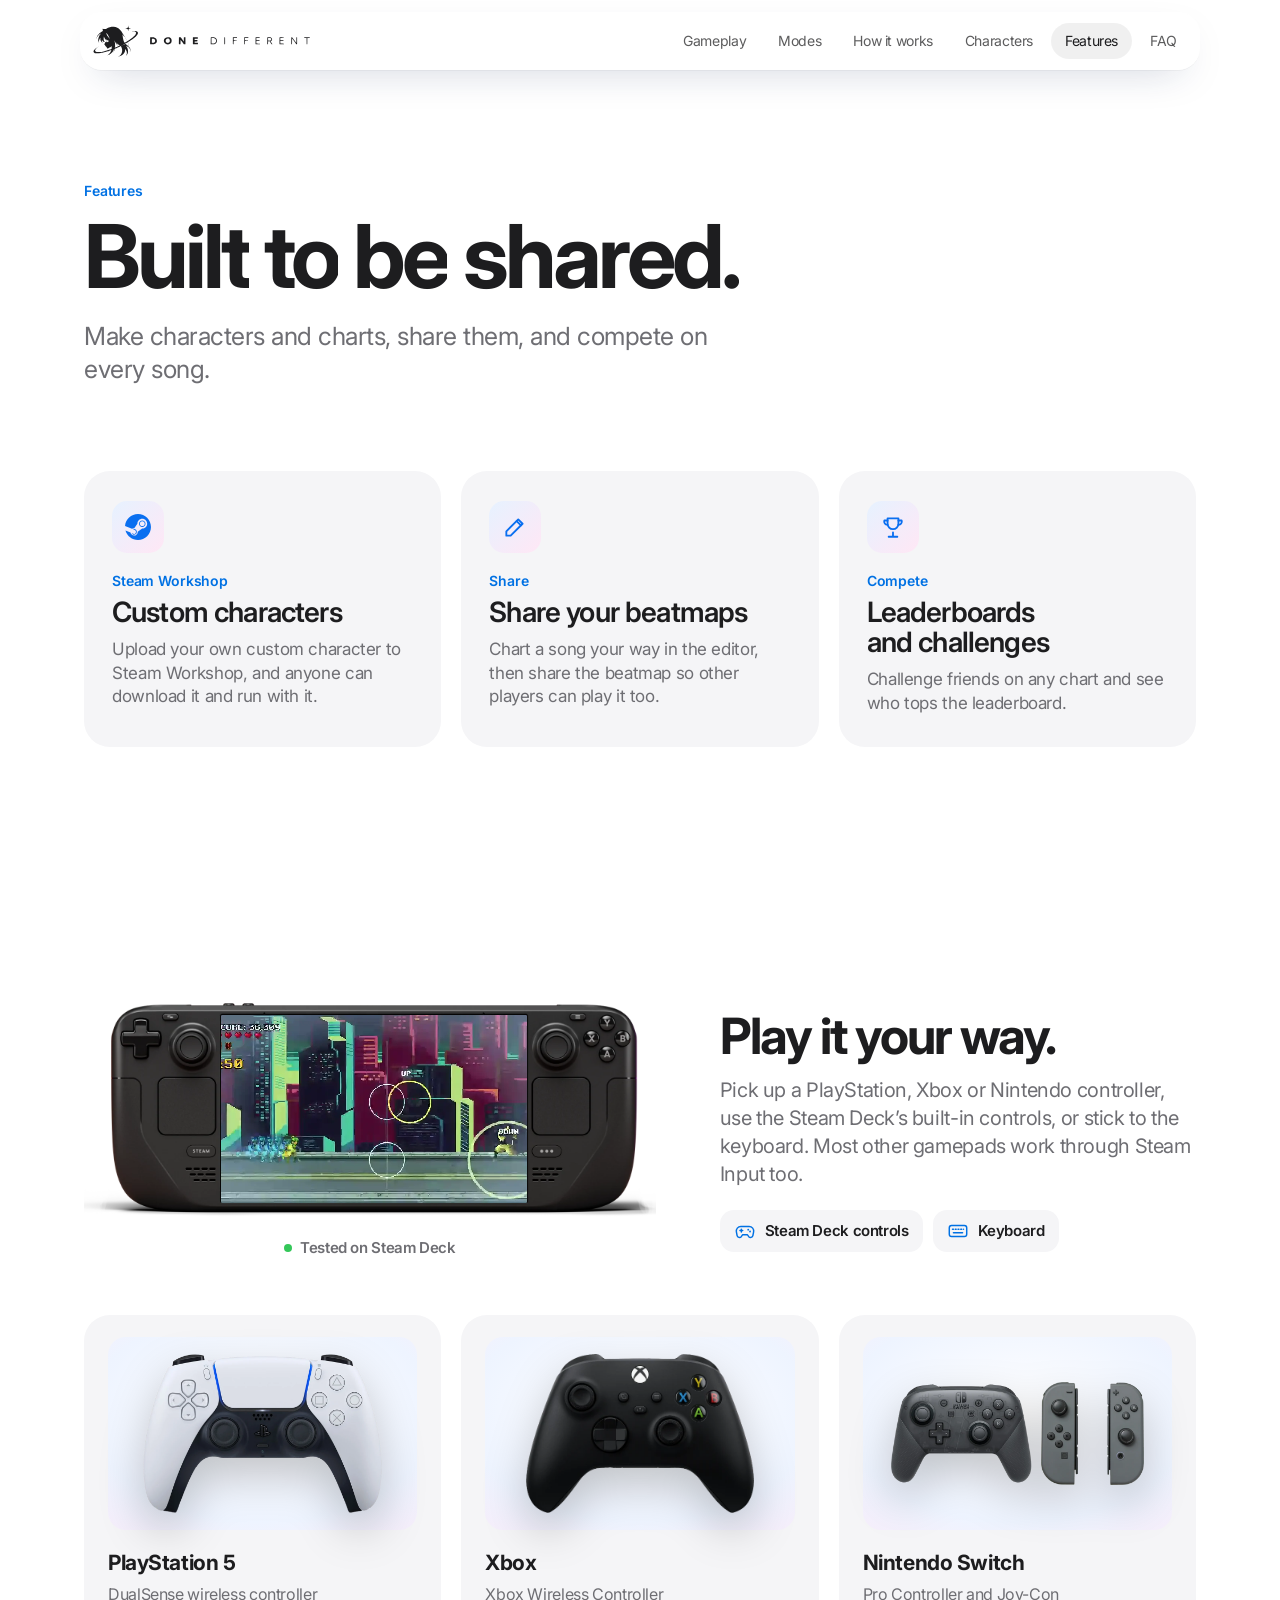
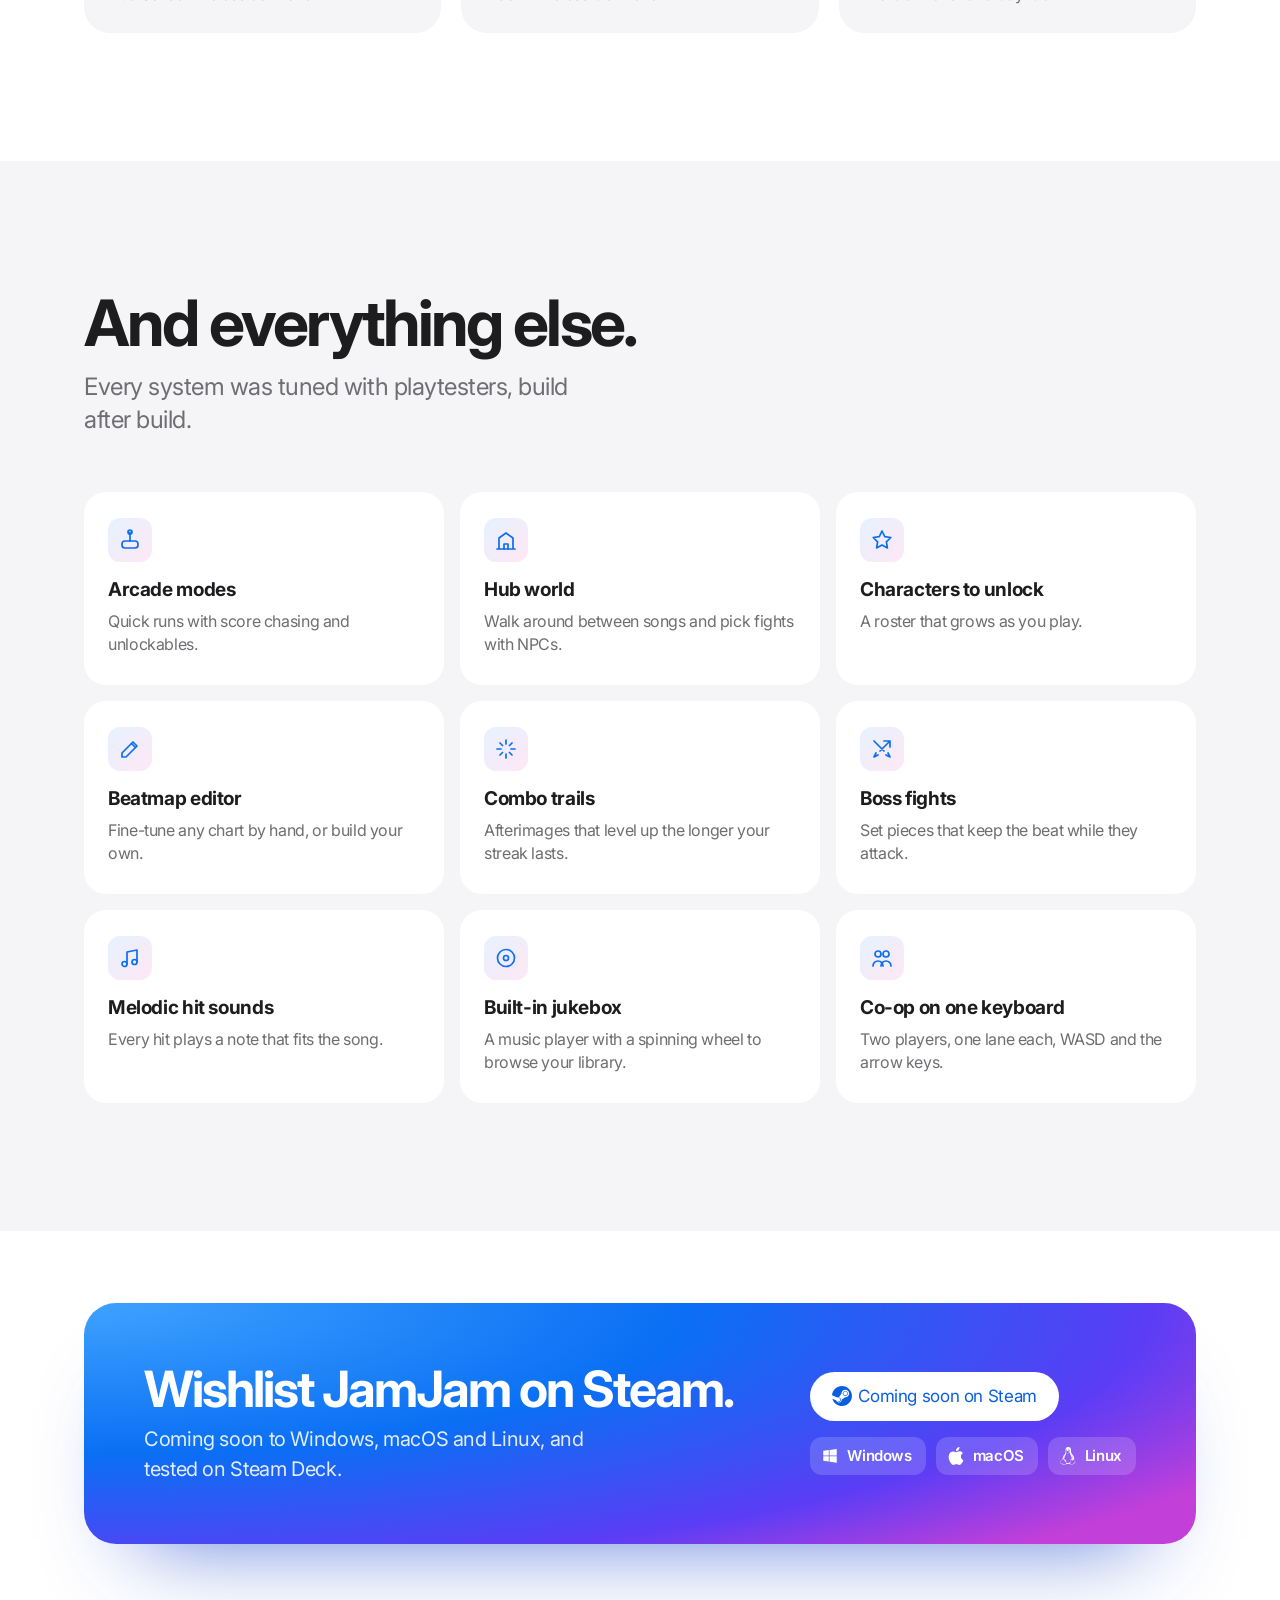
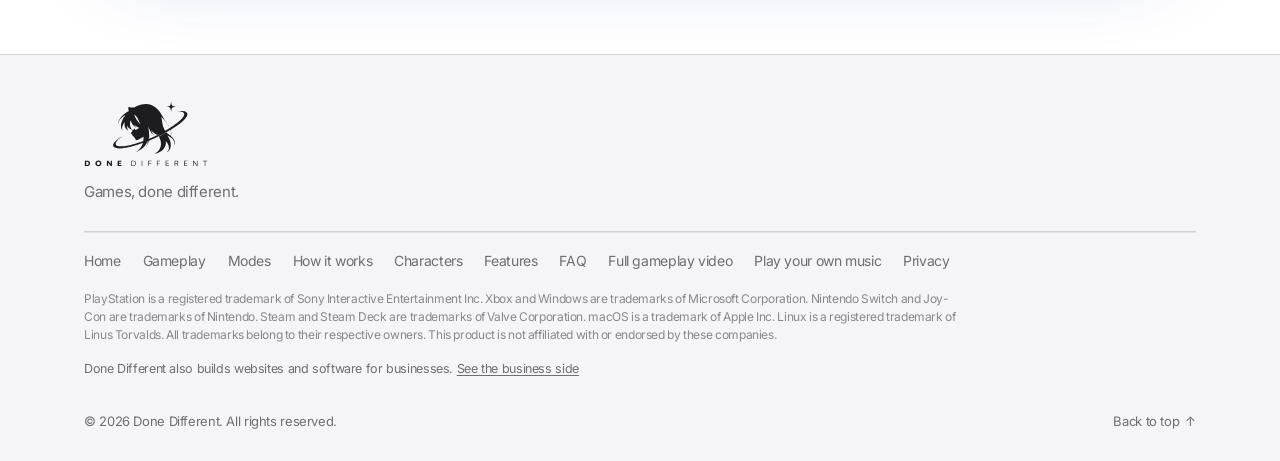
<file: features/index.html>
<!DOCTYPE html>
<html lang="en" dir="ltr">
<head>
<meta charset="utf-8">
<link rel="icon" href="/favicon.ico" sizes="48x48"><link rel="icon" type="image/png" sizes="96x96" href="/favicon-96.png"><link rel="icon" type="image/png" sizes="192x192" href="/favicon-192.png"><link rel="apple-touch-icon" href="/apple-touch-icon.png"><meta name="robots" content="index, follow, max-image-preview:large"><meta name="viewport" content="width=device-width, initial-scale=1">
<title>JamJam features | Workshop, beatmaps and leaderboards</title>
<meta property="og:locale" content="en_US"><script type="application/ld+json">[{"@context": "https://schema.org", "@type": "Organization", "@id": "https://donedifferent.net/#studio", "name": "Done Different", "url": "https://donedifferent.net/", "logo": "https://donedifferent.net/favicon-192.png"}, {"@context": "https://schema.org", "@type": "VideoGame", "@id": "https://donedifferent.net/#jamjam", "name": "JamJam", "url": "https://donedifferent.net/", "image": "https://donedifferent.net/og.png", "alternateName": ["JamJam rhythm runner", "JamJam by Done Different"], "disambiguatingDescription": "A pixel-art rhythm runner by Done Different that turns your own music into playable levels.", "description": "JamJam is a rhythm runner where any song becomes a level. Drop in your MP3s and play. Coming soon to Steam for Windows, macOS and Linux.", "genre": ["Rhythm", "Runner", "Music"], "gamePlatform": ["Windows", "macOS", "Linux", "Steam Deck"], "operatingSystem": "Windows, macOS, Linux, SteamOS", "playMode": ["SinglePlayer", "CoOp", "MultiPlayer"], "inLanguage": "en", "keywords": "rhythm game, rhythm runner, play your own music, MP3 rhythm game, Steam Deck, local co-op, online versus", "author": {"@id": "https://donedifferent.net/#studio"}, "publisher": {"@id": "https://donedifferent.net/#studio"}}]</script><link rel="canonical" href="https://donedifferent.net/features/">
<meta name="theme-color" content="#0A6FF4">
<meta property="og:type" content="website">
<meta property="og:site_name" content="Done Different Games">
<meta property="og:url" content="https://donedifferent.net/features/">
<meta property="og:title" content="JamJam features | Workshop, beatmaps and leaderboards">
<meta property="og:description" content="Custom characters on Steam Workshop, shared beatmaps, leaderboard challenges, controller support and more.">
<meta property="og:image" content="https://donedifferent.net/og/features.png">
<meta property="og:image:width" content="1200">
<meta property="og:image:height" content="630">
<meta property="og:image:alt" content="JamJam features">
<meta name="twitter:card" content="summary_large_image">
<meta name="twitter:title" content="JamJam features | Workshop, beatmaps and leaderboards">
<meta name="twitter:description" content="Custom characters on Steam Workshop, shared beatmaps, leaderboard challenges, controller support and more.">
<meta name="twitter:image" content="https://donedifferent.net/og/features.png">


<meta name="description" content="Custom characters on Steam Workshop, shared beatmaps, leaderboard challenges, controller support and more.">
<link rel="preconnect" href="https://fonts.googleapis.com">
<link rel="preconnect" href="https://fonts.gstatic.com" crossorigin>
<link href="https://fonts.googleapis.com/css2?family=Inter:wght@400;500;600;700&family=Montserrat:wght@300;700&family=Tajawal:wght@500;700&display=swap" rel="stylesheet">
<link rel="stylesheet" href="/assets/g-da9f8c3337.css">
<script>window.DD_SPY=[["top", "/features/"]]</script><script>window.DD_MAIL={"url": "https://script.google.com/macros/s/AKfycbyFYFGSmdoYCowIifRj9fHhZEJKQX8gg5jzKDLyOiDbAR0hf-uWY4Wv-mmm1ukl56oY/exec"}</script></head>
<body><svg width="0" height="0" style="position:absolute" aria-hidden="true"><defs><symbol id="dd-mark" viewBox="0 0 1567 1102"><path fill="currentColor" fill-rule="evenodd" d="M869.5 1084.1C868.9 1083.0 872.8 1080.0 875.0 1080.0C875.8 1080.0 877.8 1079.3 879.4 1078.5C880.9 1077.7 882.7 1077.0 883.4 1077.0C884.0 1077.0 888.3 1075.0 893.0 1072.7C931.2 1053.5 961.7 1020.9 981.4 978.2C998.2 941.7 1004.3 915.2 1004.4 878.5C1004.5 834.0 995.6 800.1 970.7 750.1L961.5 731.8L964.5 729.4C966.2 728.1 967.9 727.0 968.3 727.0C968.8 727.0 974.6 723.7 981.3 719.8C988.0 715.8 1015.1 701.7 1041.5 688.4C1067.9 675.2 1092.7 662.7 1096.5 660.7C1100.3 658.7 1107.1 655.5 1111.4 653.5C1119.1 650.1 1119.4 650.0 1121.9 651.7C1125.6 654.1 1141.4 666.4 1149.1 672.9C1156.5 679.2 1174.0 693.4 1190.2 706.4C1196.1 711.1 1201.8 715.0 1202.9 715.0C1205.3 715.0 1207.5 706.7 1209.5 689.3C1212.3 665.2 1211.0 640.1 1205.7 617.5C1201.2 598.4 1200.5 596.0 1199.2 596.0C1198.4 596.0 1195.1 597.6 1191.9 599.5C1188.6 601.4 1185.7 603.0 1185.5 603.0C1185.3 603.0 1180.6 605.7 1175.1 609.0C1169.5 612.3 1164.8 615.0 1164.5 615.0C1164.3 615.0 1160.8 616.9 1156.8 619.3C1152.8 621.7 1148.8 623.9 1148.0 624.3C1147.2 624.7 1145.6 625.6 1144.5 626.3C1143.4 627.0 1139.3 629.3 1135.5 631.5C1131.6 633.7 1127.6 636.0 1126.5 636.7C1125.4 637.4 1123.8 638.2 1123.0 638.6C1122.2 639.0 1115.7 642.8 1108.5 647.0C1095.9 654.4 1081.3 662.5 1062.5 672.5C1040.9 683.9 1036.3 686.4 1033.5 688.0C1031.8 689.0 1026.5 691.9 1021.5 694.5C1016.5 697.1 1009.3 701.0 1005.3 703.1C1001.3 705.3 980.9 715.6 959.8 726.1C924.0 744.0 905.5 752.8 873.5 767.0C866.4 770.2 856.2 774.8 851.0 777.3C838.0 783.4 833.0 785.6 822.5 790.0C817.6 792.1 805.2 797.4 795.0 801.8C784.8 806.2 772.5 811.5 767.5 813.5C755.3 818.5 754.2 819.3 753.4 823.7C753.1 825.8 752.2 829.5 751.5 832.0C750.8 834.5 749.5 839.2 748.6 842.5C747.7 845.8 746.3 850.1 745.5 852.0C744.8 853.9 742.8 859.1 741.0 863.5C739.3 867.9 737.3 872.7 736.5 874.2C735.7 875.6 735.0 877.4 735.0 878.1C735.0 879.9 722.0 905.6 715.9 915.8C708.4 928.3 700.5 939.2 692.8 947.4C684.9 955.8 683.1 955.8 689.6 947.4C701.5 932.3 715.1 906.8 721.0 889.0C722.6 883.9 723.5 881.0 727.4 867.5C730.0 858.6 735.0 833.9 735.0 830.0C735.0 827.4 732.6 827.5 727.6 830.3C724.2 832.3 723.3 833.6 719.8 842.5C696.5 901.8 654.7 953.5 596.5 995.1C583.0 1004.7 534.2 1032.0 530.5 1032.0C530.2 1032.0 527.6 1033.1 524.7 1034.5C519.7 1037.0 507.7 1041.8 497.7 1045.5C494.4 1046.6 492.5 1046.9 491.8 1046.2C491.3 1045.7 491.2 1045.0 491.7 1044.7C492.1 1044.5 496.6 1042.1 501.5 1039.5C550.5 1013.7 591.3 966.8 616.1 908.0C621.6 894.8 631.4 866.0 630.6 865.2C630.0 864.7 624.1 866.5 609.0 871.9C591.3 878.1 565.0 887.2 551.0 891.9C536.8 896.7 528.5 899.3 504.5 906.5C497.9 908.5 491.4 910.5 490.0 911.0C488.6 911.5 484.4 912.8 480.5 913.9C476.6 915.0 465.2 918.4 455.0 921.4C444.8 924.4 434.7 927.3 432.5 927.9C430.3 928.4 423.3 930.3 417.0 931.9C364.7 945.8 336.2 952.5 306.0 957.9C296.9 959.5 280.7 962.5 270.0 964.5C227.2 972.3 185.0 976.4 147.5 976.4C99.9 976.3 73.8 972.0 50.8 960.4C26.4 948.1 18.0 936.3 18.0 914.1C18.0 898.1 20.9 889.3 32.1 871.3C46.2 848.8 83.0 812.3 113.8 790.2C116.4 788.3 123.0 783.5 128.5 779.5C164.9 753.1 197.3 731.9 198.9 733.5C199.2 733.9 199.0 734.4 198.4 734.8C180.5 747.1 142.0 777.6 128.0 790.6C123.9 794.5 118.3 799.6 115.7 802.0C113.0 804.4 106.7 811.4 101.6 817.4C76.9 846.8 66.4 872.1 71.3 890.0C76.5 908.8 92.7 920.8 122.5 928.0C142.8 932.9 149.7 933.5 185.5 933.4C219.8 933.2 230.6 932.5 267.0 927.6C299.9 923.2 355.4 912.0 399.5 900.8C403.9 899.7 409.8 898.2 412.5 897.5C415.2 896.8 421.3 895.2 426.0 893.8C430.7 892.4 437.4 890.5 441.0 889.5C455.8 885.4 490.5 875.1 501.5 871.5C503.7 870.8 510.2 868.7 516.0 866.9C531.4 862.2 575.2 847.7 585.0 844.0C589.7 842.3 595.3 840.3 597.5 839.5C604.4 837.2 616.4 833.0 618.5 832.1C619.6 831.6 623.6 830.2 627.5 829.0C641.3 824.5 640.4 825.8 642.0 807.5C644.7 777.4 645.0 771.3 644.9 753.2C644.7 731.9 644.3 730.6 639.2 735.2C636.4 737.8 621.9 748.1 609.0 756.7C604.9 759.4 595.2 765.2 587.5 769.5C579.8 773.7 573.0 777.6 572.5 778.0C570.0 779.9 541.0 794.4 531.4 798.5C514.0 805.9 503.5 808.1 496.1 806.0C487.5 803.6 483.4 798.4 476.9 782.2C470.1 764.9 465.3 758.7 453.8 751.9C446.8 747.8 443.0 743.1 443.0 738.6C443.0 734.0 441.3 732.2 432.0 727.5C421.8 722.2 419.0 718.4 419.0 709.4C418.9 701.5 416.0 696.7 403.1 683.5C390.4 670.7 383.0 661.1 383.0 657.4C383.0 656.2 384.1 654.5 385.4 653.7C393.4 648.4 405.2 635.8 409.9 627.5C415.2 618.2 417.5 605.6 415.1 599.5C414.1 597.1 415.5 594.0 417.5 594.0C419.9 594.0 439.8 587.2 442.7 585.3C452.6 579.2 457.1 573.0 451.7 573.0C450.4 573.0 448.9 573.5 448.2 574.2C446.2 576.2 445.7 574.3 447.2 569.8C449.1 564.1 450.8 564.0 458.9 569.4C465.6 573.8 465.9 574.2 468.9 581.9C470.6 586.3 472.0 591.3 472.0 593.0C472.0 597.5 473.6 597.5 485.6 593.4C497.9 589.3 509.1 583.9 516.5 578.6C519.2 576.6 522.1 575.0 522.9 575.0C525.5 575.0 537.5 566.1 542.3 560.6C545.0 557.5 548.5 554.6 550.5 553.9C552.4 553.2 554.0 552.0 554.0 551.3C554.0 549.8 553.5 549.6 539.0 544.3C514.8 535.6 484.8 518.3 463.3 500.8C452.2 491.8 451.0 493.2 459.5 505.6C466.4 515.7 484.2 535.5 491.0 540.5C496.1 544.3 497.5 547.9 493.5 547.2C490.7 546.7 471.1 534.7 462.2 528.1C454.9 522.6 434.2 501.6 424.7 489.9C408.7 470.4 388.6 431.6 379.4 402.6C377.3 395.7 375.8 400.0 370.4 430.5C367.9 444.1 367.7 447.9 367.6 471.0C367.5 488.7 367.9 498.3 368.8 502.5C375.0 530.7 377.6 539.5 383.0 550.5C388.3 561.2 400.6 578.4 406.6 583.3C414.1 589.6 405.3 589.8 386.5 584.0C351.9 573.1 324.3 546.7 313.3 514.1C307.4 496.4 306.8 498.1 307.4 529.8C307.8 551.3 308.3 558.1 309.9 565.0C314.0 582.9 320.3 597.4 327.7 606.1C334.9 614.6 332.5 615.5 321.6 608.3C301.8 595.4 288.0 581.1 276.3 561.5C263.7 540.2 258.6 525.8 254.4 499.9C252.8 489.7 252.9 454.6 254.6 440.8C255.4 434.8 254.1 434.6 250.3 440.3C248.8 442.7 244.1 449.8 239.9 456.1C215.2 493.0 202.0 531.9 202.0 567.5C202.0 582.7 203.7 590.4 209.5 602.3C213.8 611.2 213.4 613.3 208.3 607.5C200.0 598.0 189.4 577.0 185.2 562.0C179.2 540.5 178.3 505.3 182.9 480.0C187.2 456.7 197.1 423.2 204.6 406.2C205.9 403.2 207.0 400.4 207.0 399.9C207.0 398.5 217.1 377.1 221.0 370.1C224.2 364.4 229.4 355.0 233.4 347.6C237.3 340.4 250.7 320.7 261.2 306.7C274.0 289.6 273.8 289.4 256.1 300.5C222.5 321.6 204.5 335.5 181.7 357.9C162.1 377.1 154.0 388.1 142.9 410.0C131.7 432.2 127.3 455.4 130.3 476.4C131.4 483.6 129.9 483.2 127.4 475.7C126.0 471.6 125.6 467.4 125.7 455.0C125.8 435.4 128.3 423.7 136.9 402.5C138.3 399.2 145.0 385.7 147.2 382.0C158.6 362.4 169.7 346.0 179.3 334.5C185.7 326.8 211.0 299.2 212.0 298.8C212.4 298.6 218.5 293.2 225.6 286.8C251.3 263.5 287.9 237.0 324.0 215.5C333.1 210.1 341.1 205.1 341.9 204.4C343.1 203.3 342.9 202.2 340.5 196.8C329.8 173.1 327.1 146.4 333.9 132.5C337.3 125.7 339.5 124.1 343.2 126.1C347.8 128.6 368.8 133.3 383.0 135.0C393.6 136.3 420.8 136.3 436.2 135.0L448.0 134.0L460.7 127.0C541.4 82.9 631.9 59.4 709.0 62.4C753.9 64.2 799.1 76.0 836.7 95.6C875.2 115.7 898.7 132.8 928.6 162.5C947.4 181.2 958.6 194.5 975.6 218.6C989.9 238.9 1012.5 275.0 1026.3 299.4C1031.2 308.3 1036.5 317.3 1038.0 319.5C1039.5 321.7 1046.1 332.5 1052.8 343.5C1066.5 366.2 1096.2 411.4 1107.6 426.9C1132.3 460.4 1153.7 495.3 1162.6 516.5C1166.5 525.9 1167.2 527.9 1166.8 529.6C1166.3 532.3 1164.8 531.8 1163.8 528.5C1158.8 512.2 1135.1 472.0 1114.7 445.2C1100.8 427.0 1096.6 421.6 1091.7 416.3C1088.8 413.1 1083.7 407.4 1080.5 403.5C1072.5 394.0 1055.6 374.9 1043.5 361.8C1029.9 347.0 1019.4 335.4 1013.9 328.9C1011.3 325.9 1008.9 323.8 1008.5 324.2C1007.7 325.0 1008.3 327.2 1013.6 345.5C1014.9 349.9 1017.7 362.3 1019.9 373.0C1023.6 391.7 1024.7 398.8 1030.5 443.0C1035.6 481.6 1044.3 516.5 1056.7 548.0C1063.3 564.7 1084.8 607.1 1089.7 613.0C1090.6 614.0 1150.7 578.8 1178.7 560.8C1184.1 557.3 1189.4 554.0 1190.5 553.4C1198.8 548.7 1245.0 518.1 1272.5 499.1C1289.8 487.2 1331.7 456.4 1340.0 449.5C1344.1 446.1 1350.2 441.1 1353.6 438.4C1406.4 395.8 1447.4 354.3 1464.7 325.9C1482.8 296.4 1487.1 280.9 1482.7 262.3C1478.8 246.2 1464.9 232.4 1445.0 224.7C1432.2 219.8 1423.5 217.3 1414.0 215.9C1411.0 215.5 1405.8 214.6 1402.5 214.0C1399.2 213.4 1380.8 212.7 1361.5 212.3C1341.9 211.9 1328.3 211.3 1330.5 210.9C1358.5 205.9 1415.9 203.5 1449.4 206.1C1465.1 207.3 1480.9 209.9 1491.5 213.0C1495.3 214.2 1499.9 215.5 1501.7 215.9C1507.1 217.3 1522.2 225.1 1527.8 229.3C1538.2 237.1 1547.1 251.7 1549.1 264.1C1554.7 297.7 1525.3 348.0 1467.9 403.0C1459.0 411.5 1449.4 420.5 1446.4 423.0C1443.5 425.5 1433.3 434.1 1423.8 442.1C1414.3 450.1 1394.6 465.5 1380.0 476.3C1365.4 487.1 1350.6 498.1 1347.0 500.7C1340.6 505.5 1294.4 536.1 1269.0 552.5C1253.1 562.8 1221.0 582.5 1212.7 587.1C1209.6 588.8 1205.8 591.4 1204.4 592.7L1201.7 595.1L1203.9 596.6C1205.0 597.4 1206.0 599.1 1206.0 600.3C1206.0 601.5 1206.6 604.5 1207.4 607.0C1213.6 626.8 1215.2 636.8 1215.8 660.0C1216.3 683.2 1215.3 696.0 1211.5 710.3C1210.1 715.6 1209.0 720.5 1209.0 721.0C1209.0 721.5 1212.9 725.6 1217.8 730.2C1239.9 751.1 1253.5 766.3 1263.8 781.9C1284.6 813.1 1290.5 830.3 1290.4 859.0C1290.3 875.9 1290.2 876.3 1285.2 892.5C1281.9 903.4 1273.9 918.1 1268.7 923.3C1264.6 927.3 1264.3 925.9 1267.9 920.0C1269.6 917.2 1271.0 914.8 1271.0 914.5C1271.0 914.3 1272.3 911.3 1274.0 907.8C1279.8 895.5 1280.2 893.4 1280.7 876.0C1281.4 852.9 1279.6 845.1 1266.8 818.0C1260.6 804.7 1253.9 795.8 1238.1 779.7C1225.5 766.8 1217.2 759.5 1207.2 752.6C1198.1 746.3 1167.0 727.6 1155.0 721.3C1148.7 717.9 1142.1 714.4 1140.3 713.4C1136.2 711.0 1135.0 712.2 1137.8 715.9C1139.7 718.4 1158.3 748.8 1164.3 759.0C1168.2 765.8 1176.5 782.8 1186.2 804.0C1189.8 811.8 1190.8 814.3 1192.6 820.5C1193.5 823.8 1194.9 828.3 1195.6 830.5C1196.2 832.7 1197.5 837.2 1198.3 840.5C1199.2 843.8 1200.3 848.3 1200.9 850.6C1207.1 874.4 1208.7 923.3 1204.0 943.5C1196.9 973.6 1192.3 984.9 1178.6 1006.0C1168.8 1021.1 1161.9 1029.1 1151.1 1038.2C1141.3 1046.4 1135.6 1049.9 1134.3 1048.6C1133.9 1048.2 1134.0 1047.6 1134.5 1047.2C1136.9 1045.5 1147.9 1032.1 1150.7 1027.4C1162.5 1007.8 1167.0 990.6 1167.0 964.3C1167.0 931.5 1158.7 903.4 1139.2 870.5C1129.2 853.7 1106.5 825.3 1104.5 827.2C1104.1 827.6 1104.4 835.7 1105.0 845.2C1106.1 860.4 1106.1 864.3 1104.6 877.0C1102.6 894.3 1099.0 912.6 1095.5 922.5C1074.3 983.1 1027.7 1030.9 961.5 1059.9C958.8 1061.1 955.1 1062.7 953.5 1063.4C951.9 1064.2 948.7 1065.4 946.5 1066.3C944.3 1067.1 940.7 1068.5 938.5 1069.3C934.6 1070.8 927.0 1073.2 922.0 1074.4C920.6 1074.8 916.1 1076.0 912.0 1077.1C904.4 1079.1 895.6 1080.8 880.0 1083.5C869.8 1085.3 870.3 1085.2 869.5 1084.1ZM742.5 783.9C743.9 782.6 744.5 757.1 743.2 755.8C742.5 755.1 741.9 756.0 741.5 758.6C740.5 764.5 737.1 781.2 736.4 783.9C735.7 786.1 735.9 786.2 738.6 785.6C740.2 785.2 742.0 784.4 742.5 783.9ZM765.8 775.5C768.7 774.1 771.2 773.0 771.5 773.0C773.5 773.0 854.1 736.7 869.0 729.0C872.0 727.5 884.2 721.8 896.0 716.4C919.2 705.9 952.3 689.3 952.8 687.9C953.0 687.4 954.0 687.0 955.0 687.0C956.0 687.0 957.2 686.5 957.5 686.0C958.3 684.7 955.5 684.7 953.2 686.0C950.7 687.3 940.7 691.7 932.0 695.3L924.5 698.3L916.5 695.5C906.8 692.1 898.7 688.2 889.7 682.4C879.1 675.6 857.1 659.0 848.2 651.1C840.7 644.5 819.3 621.5 810.7 610.8C806.9 606.0 804.1 604.4 805.5 607.8C805.9 608.7 807.3 612.9 808.7 617.0C814.3 633.8 820.7 648.1 828.9 661.8C832.1 667.2 836.5 674.7 838.8 678.7C844.4 688.3 857.0 705.1 864.3 712.7C867.5 716.1 870.0 719.4 869.8 720.1C868.9 722.7 849.1 704.5 828.2 681.8C808.4 660.2 784.1 622.2 764.7 582.5C757.2 567.2 750.0 551.3 750.0 549.9C750.0 549.5 748.6 546.2 747.0 542.7C745.4 539.1 744.0 535.7 744.0 535.2C744.0 534.7 743.3 533.6 742.4 532.9C740.9 531.7 740.8 531.9 741.2 535.5C741.5 537.7 742.7 543.8 744.0 549.0C746.6 560.2 748.8 572.5 750.0 583.0C750.5 587.1 751.4 593.2 751.9 596.5C756.8 626.1 757.9 637.0 761.1 691.9C762.3 712.4 761.7 739.0 759.3 769.9C758.9 774.9 759.1 778.0 759.7 778.0C760.2 778.0 763.0 776.9 765.8 775.5ZM576.0 470.9C575.5 469.2 574.7 467.3 574.2 466.7C573.7 466.0 572.3 463.0 571.0 460.0C569.8 457.0 567.7 452.2 566.4 449.5C560.7 436.9 558.0 430.8 558.0 430.4C558.0 430.1 555.1 423.9 551.6 416.7C548.1 409.4 544.3 401.5 543.2 399.0C542.1 396.5 539.3 390.2 537.0 385.0C534.6 379.8 532.4 375.1 532.0 374.5C531.6 373.9 528.6 368.6 525.5 362.5C507.8 328.6 491.3 307.1 468.7 288.3C464.2 284.5 459.8 280.7 458.8 279.8C457.8 278.8 456.5 278.0 456.0 278.0C452.6 278.0 459.4 300.8 469.1 321.7C471.2 326.3 473.9 332.3 475.2 335.2C478.6 343.3 488.7 362.4 493.4 369.8C495.8 373.5 498.7 378.3 499.8 380.6C504.2 389.3 530.1 423.7 546.4 442.5C552.5 449.6 568.6 467.4 572.7 471.7C575.8 474.9 577.0 474.6 576.0 470.9ZM1211.7 215.8C1211.4 214.5 1209.9 205.8 1208.5 196.5C1205.4 176.4 1200.3 157.4 1195.2 147.0C1191.7 139.8 1191.2 139.3 1184.5 135.8C1173.1 129.7 1147.9 122.6 1130.0 120.5C1121.1 119.5 1119.0 118.9 1119.0 117.5C1119.0 116.6 1120.7 115.9 1123.8 115.5C1133.9 114.2 1153.7 109.7 1165.8 106.1C1180.9 101.5 1185.4 99.6 1189.8 96.3C1197.6 90.4 1206.3 62.8 1210.4 31.1C1211.3 24.2 1212.3 18.4 1212.6 18.1C1213.7 17.0 1215.0 20.7 1215.0 25.0C1215.0 34.1 1221.3 65.0 1225.4 76.5C1231.0 92.4 1233.3 95.6 1242.0 100.0C1252.0 105.1 1288.9 114.9 1298.3 115.0C1300.0 115.1 1302.8 115.7 1304.5 116.4L1307.5 117.8L1305.0 118.7C1303.6 119.3 1299.6 120.0 1296.0 120.4C1270.6 123.2 1239.3 133.7 1233.1 141.6C1225.8 150.8 1216.9 186.0 1214.8 213.9C1214.5 217.9 1212.5 219.1 1211.7 215.8Z"/></symbol><symbol id="dd-word" viewBox="0 0 2555 150"><path fill="currentColor" fill-rule="evenodd" d="M278.0 131.1C258.5 126.0 242.4 110.9 236.8 92.6C234.3 84.3 233.9 69.8 236.0 61.0C243.9 27.8 283.1 9.3 319.8 21.6C333.7 26.2 348.6 39.2 353.8 51.2C359.7 65.2 359.1 87.4 352.4 101.7C349.4 108.0 339.2 118.8 331.7 123.7C319.0 132.0 294.2 135.4 278.0 131.1ZM18.7 130.3C17.7 129.4 17.8 21.0 18.8 21.0C39.9 20.5 76.7 21.0 80.9 21.9C90.5 23.9 104.1 31.1 110.6 37.6C136.4 63.4 128.9 107.2 96.0 123.4C82.3 130.1 76.4 131.0 46.0 131.0C31.4 131.0 19.0 130.7 18.7 130.3ZM473.2 129.7C472.1 128.4 472.4 22.8 473.5 21.0C474.0 20.2 497.1 20.6 499.7 21.5C501.1 22.0 515.9 41.6 526.5 57.0C536.7 71.9 546.8 85.3 548.6 86.3C549.8 87.0 550.0 82.5 550.0 54.6C550.0 16.3 548.5 19.8 564.7 20.2L575.5 20.5L575.5 75.5L575.5 130.5L563.3 130.8C554.3 131.0 550.9 130.7 550.1 129.8C547.4 126.4 524.8 95.5 519.5 88.0C507.9 71.3 500.7 62.0 499.5 62.0C498.4 62.0 498.1 68.5 498.1 95.6C498.1 114.0 497.8 129.6 497.5 130.1C496.5 131.5 474.4 131.2 473.2 129.7ZM693.7 129.6C693.4 128.7 693.1 104.3 693.0 75.2C693.0 30.7 693.2 22.1 694.4 21.1C696.5 19.3 768.5 19.7 770.0 21.5C770.7 22.3 771.0 26.4 770.8 32.1L770.5 41.5L746.5 41.8C733.3 41.9 722.2 42.4 721.7 42.9C720.7 43.9 720.2 60.7 721.1 62.2C721.5 62.8 730.7 63.5 743.1 63.8L764.5 64.5L764.5 74.5L764.5 84.5L743.0 85.0L721.5 85.5L720.9 95.5C720.6 101.0 720.6 106.1 720.8 106.8C721.1 107.7 727.1 108.0 746.0 108.0C766.0 108.0 771.0 108.3 771.9 109.4C772.7 110.3 773.0 114.2 772.8 120.6L772.5 130.5L733.4 130.8C699.7 131.0 694.1 130.8 693.7 129.6ZM975.7 130.3C974.3 129.0 974.9 23.3 976.2 22.3C978.5 20.4 1015.5 19.8 1025.0 21.4C1055.5 26.6 1073.1 46.1 1073.2 74.9C1073.3 99.3 1060.8 118.3 1039.8 125.7C1026.8 130.3 1021.4 131.0 998.5 131.0C986.3 131.0 976.0 130.7 975.7 130.3ZM1190.5 130.0C1189.5 128.3 1189.1 24.7 1190.2 22.8C1191.3 20.6 1199.2 20.3 1200.9 22.4C1201.7 23.3 1201.9 38.5 1201.8 77.1L1201.5 130.5L1196.3 130.8C1193.4 131.0 1190.9 130.6 1190.5 130.0ZM1325.1 129.6C1324.3 128.7 1324.1 113.5 1324.2 74.9L1324.5 21.5L1356.0 21.0C1373.3 20.7 1388.3 20.8 1389.2 21.2C1391.7 22.4 1392.4 25.8 1390.6 28.5L1389.0 31.0L1363.5 31.0C1346.5 31.0 1337.9 31.4 1337.5 32.1C1336.6 33.5 1336.6 67.6 1337.5 68.9C1337.9 69.6 1345.8 70.0 1360.4 70.0C1384.1 70.0 1385.0 70.2 1385.0 75.0C1385.0 79.8 1384.1 80.0 1361.2 80.0C1348.1 80.0 1339.1 80.4 1337.9 81.1C1336.0 82.1 1335.9 83.1 1336.1 105.5C1336.1 118.4 1335.9 129.3 1335.5 129.9C1334.6 131.5 1326.5 131.2 1325.1 129.6ZM1503.5 129.8C1503.2 129.1 1503.1 104.4 1503.2 75.0L1503.5 21.5L1536.0 21.5L1568.5 21.5L1568.8 25.1C1569.0 27.2 1568.6 29.1 1567.7 29.8C1566.8 30.6 1558.1 31.1 1540.4 31.2L1514.5 31.5L1514.3 49.0C1514.3 58.6 1514.4 67.3 1514.7 68.2C1515.1 69.8 1517.3 70.0 1539.3 70.2L1563.5 70.5L1563.5 75.0L1563.5 79.5L1539.8 80.0C1526.8 80.3 1515.8 80.8 1515.4 81.2C1515.0 81.6 1514.5 92.4 1514.3 105.2C1514.1 118.0 1513.7 129.1 1513.5 129.8C1513.2 130.5 1511.3 131.0 1508.5 131.0C1505.8 131.0 1503.7 130.5 1503.5 129.8ZM1683.6 130.1C1682.5 128.4 1682.9 22.7 1684.0 21.6C1685.4 20.2 1748.9 20.6 1750.7 22.1C1752.5 23.7 1752.3 26.4 1750.2 28.9C1748.6 30.9 1747.6 31.0 1722.0 31.3L1695.5 31.5L1695.2 48.9C1695.0 61.2 1695.3 66.7 1696.1 67.7C1697.1 68.9 1701.4 69.1 1720.8 68.9C1739.8 68.8 1744.4 69.0 1745.1 70.1C1746.3 72.0 1746.2 74.7 1745.0 77.1C1744.0 78.9 1742.6 79.0 1720.7 79.0C1703.9 79.0 1697.1 79.3 1696.2 80.2C1694.7 81.7 1694.5 116.7 1696.0 119.0C1696.8 120.3 1701.1 120.5 1724.2 120.5L1751.5 120.5L1752.4 123.2C1753.1 125.1 1753.0 126.7 1752.2 128.5L1751.0 131.0L1717.6 131.0C1699.2 131.0 1683.9 130.6 1683.6 130.1ZM1868.6 129.5C1867.7 127.0 1867.9 23.7 1868.9 22.1C1869.6 21.1 1874.4 20.8 1893.1 20.9C1915.0 21.1 1916.9 21.2 1923.4 23.5C1939.9 29.3 1948.0 45.8 1942.4 62.3C1940.8 67.1 1932.8 77.0 1930.5 77.0C1929.8 77.0 1928.7 77.6 1928.1 78.3C1927.5 79.1 1925.2 80.3 1922.9 81.0C1917.7 82.7 1917.1 84.4 1920.2 87.8C1922.3 90.2 1926.3 95.9 1940.7 117.3C1943.0 120.7 1945.8 124.7 1946.9 126.2C1950.3 130.5 1949.7 131.1 1942.3 130.8L1935.5 130.5L1924.5 113.8C1918.5 104.6 1911.7 94.2 1909.5 90.8L1905.5 84.5L1894.5 84.2C1888.5 84.1 1882.8 84.4 1882.0 85.0C1880.8 85.8 1880.4 89.9 1880.0 108.2L1879.5 130.5L1874.4 130.8C1870.4 131.0 1869.1 130.7 1868.6 129.5ZM2062.2 129.8C2060.8 128.4 2060.4 24.4 2061.9 22.2C2063.0 20.4 2126.5 20.3 2128.6 22.1C2130.5 23.7 2130.4 27.4 2128.2 29.3C2126.8 30.6 2122.6 30.9 2100.6 31.0C2086.4 31.0 2074.4 31.3 2074.0 31.5C2073.4 31.9 2073.8 66.9 2074.4 67.7C2074.4 67.8 2085.0 68.0 2097.9 68.2C2119.3 68.6 2121.4 68.8 2122.6 70.5C2124.4 73.0 2124.4 75.5 2122.4 77.4C2121.1 78.8 2117.5 79.0 2098.5 79.0C2079.4 79.0 2075.9 79.2 2074.6 80.6C2073.2 82.0 2073.0 84.5 2073.6 100.3C2073.9 110.3 2074.5 118.9 2075.0 119.3C2075.4 119.8 2088.1 120.2 2103.1 120.3L2130.5 120.5L2130.5 125.5L2130.5 130.5L2097.0 130.8C2071.7 131.0 2063.1 130.7 2062.2 129.8ZM2247.6 129.4C2246.3 126.0 2246.9 22.0 2248.2 21.6C2248.9 21.3 2251.5 20.9 2253.9 20.7C2258.0 20.2 2258.7 20.4 2261.4 23.4C2266.1 28.3 2291.5 62.9 2323.5 107.8C2324.4 109.0 2325.5 110.0 2326.0 110.0C2326.6 110.0 2327.0 93.3 2327.0 66.2C2327.0 33.5 2327.3 22.1 2328.2 21.2C2329.8 19.6 2336.5 19.7 2337.9 21.4C2338.7 22.3 2338.9 37.6 2338.8 76.6L2338.5 130.5L2332.3 130.8L2326.2 131.1L2320.7 123.8C2317.8 119.8 2311.5 111.1 2307.0 104.5C2297.9 91.5 2284.1 72.5 2272.1 56.3C2267.9 50.7 2263.7 45.0 2262.7 43.5C2261.7 42.1 2260.5 41.2 2260.0 41.5C2259.5 41.8 2259.1 60.7 2259.0 85.2C2259.0 115.2 2258.6 128.7 2257.9 129.7C2256.3 131.6 2248.4 131.4 2247.6 129.4ZM2489.7 130.3C2489.3 130.0 2488.9 113.0 2488.9 92.6C2488.8 72.2 2488.5 50.1 2488.1 43.5L2487.5 31.5L2470.6 31.2C2460.2 31.1 2453.1 30.5 2452.3 29.9C2450.7 28.5 2450.6 22.4 2452.1 21.4C2452.9 20.9 2502.5 20.7 2537.3 21.0C2537.7 21.0 2538.0 23.1 2537.8 25.8L2537.5 30.5L2520.1 30.8C2510.5 30.9 2502.2 31.4 2501.6 31.9C2500.8 32.5 2500.4 48.4 2500.2 81.2C2500.0 107.7 2499.6 129.8 2499.3 130.2C2498.8 131.2 2490.6 131.2 2489.7 130.3ZM1028.0 117.3C1047.4 112.0 1058.6 98.5 1059.8 79.2C1061.1 56.3 1051.2 40.6 1031.0 33.7C1023.9 31.3 990.9 30.0 988.5 32.0C987.2 33.1 987.0 39.1 987.0 75.4C987.0 101.7 987.4 118.0 988.0 118.6C989.5 120.1 1021.5 119.2 1028.0 117.3ZM305.6 107.6C322.1 103.2 331.5 87.8 328.9 69.6C325.0 42.1 293.5 31.5 272.9 50.7C265.9 57.3 263.5 63.4 263.5 75.0C263.5 92.2 270.9 102.7 286.3 107.5C291.8 109.3 299.3 109.3 305.6 107.6ZM78.4 105.3C84.5 103.1 91.0 96.8 94.1 90.4C96.1 86.2 96.4 83.9 96.5 74.5C96.5 63.5 96.5 63.5 92.8 57.9C85.1 46.0 73.8 41.4 54.0 42.2L45.5 42.5L45.2 74.0C45.1 91.3 45.2 106.1 45.5 106.9C46.3 109.0 71.7 107.8 78.4 105.3ZM1917.1 71.5C1929.2 67.2 1934.9 54.1 1929.7 42.6C1927.5 37.9 1926.4 36.7 1921.8 34.3C1916.7 31.7 1915.7 31.6 1899.7 31.2C1887.5 30.9 1882.6 31.1 1881.5 32.0C1880.3 33.0 1880.0 36.6 1880.0 51.5C1880.0 61.6 1880.3 70.5 1880.6 71.4C1881.5 73.7 1910.7 73.7 1917.1 71.5Z"/></symbol><symbol id="dd-full" viewBox="0 0 2555 1360"><path fill="currentColor" fill-rule="evenodd" d="M278.0 1341.1C258.5 1336.0 242.4 1320.9 236.8 1302.6C234.3 1294.3 233.9 1279.8 236.0 1271.0C243.9 1237.8 283.1 1219.3 319.8 1231.6C333.7 1236.2 348.6 1249.2 353.8 1261.2C359.7 1275.2 359.1 1297.4 352.4 1311.7C349.4 1318.0 339.2 1328.8 331.7 1333.7C319.0 1342.0 294.2 1345.4 278.0 1341.1ZM18.7 1340.3C17.7 1339.4 17.8 1231.0 18.8 1231.0C39.9 1230.5 76.7 1231.0 80.9 1231.9C90.5 1233.9 104.1 1241.1 110.6 1247.6C136.4 1273.4 128.9 1317.2 96.0 1333.4C82.3 1340.1 76.4 1341.0 46.0 1341.0C31.4 1341.0 19.0 1340.7 18.7 1340.3ZM473.2 1339.7C472.1 1338.4 472.4 1232.8 473.5 1231.0C474.0 1230.2 497.1 1230.6 499.7 1231.5C501.1 1232.0 515.9 1251.6 526.5 1267.0C536.7 1281.9 546.8 1295.3 548.6 1296.3C549.8 1297.0 550.0 1292.5 550.0 1264.6C550.0 1226.3 548.5 1229.8 564.7 1230.2L575.5 1230.5L575.5 1285.5L575.5 1340.5L563.3 1340.8C554.3 1341.0 550.9 1340.7 550.1 1339.8C547.4 1336.4 524.8 1305.5 519.5 1298.0C507.9 1281.3 500.7 1272.0 499.5 1272.0C498.4 1272.0 498.1 1278.5 498.1 1305.6C498.1 1324.0 497.8 1339.6 497.5 1340.1C496.5 1341.5 474.4 1341.2 473.2 1339.7ZM693.7 1339.6C693.4 1338.7 693.1 1314.3 693.0 1285.2C693.0 1240.7 693.2 1232.1 694.4 1231.1C696.5 1229.3 768.5 1229.7 770.0 1231.5C770.7 1232.3 771.0 1236.4 770.8 1242.1L770.5 1251.5L746.5 1251.8C733.3 1251.9 722.2 1252.4 721.7 1252.9C720.7 1253.9 720.2 1270.7 721.1 1272.2C721.5 1272.8 730.7 1273.5 743.1 1273.8L764.5 1274.5L764.5 1284.5L764.5 1294.5L743.0 1295.0L721.5 1295.5L720.9 1305.5C720.6 1311.0 720.6 1316.1 720.8 1316.8C721.1 1317.7 727.1 1318.0 746.0 1318.0C766.0 1318.0 771.0 1318.3 771.9 1319.4C772.7 1320.3 773.0 1324.2 772.8 1330.6L772.5 1340.5L733.4 1340.8C699.7 1341.0 694.1 1340.8 693.7 1339.6ZM975.7 1340.3C974.3 1339.0 974.9 1233.3 976.2 1232.3C978.5 1230.4 1015.5 1229.8 1025.0 1231.4C1055.5 1236.6 1073.1 1256.1 1073.2 1284.9C1073.3 1309.3 1060.8 1328.3 1039.8 1335.7C1026.8 1340.3 1021.4 1341.0 998.5 1341.0C986.3 1341.0 976.0 1340.7 975.7 1340.3ZM1190.5 1340.0C1189.5 1338.3 1189.1 1234.7 1190.2 1232.8C1191.3 1230.6 1199.2 1230.3 1200.9 1232.4C1201.7 1233.3 1201.9 1248.5 1201.8 1287.1L1201.5 1340.5L1196.3 1340.8C1193.4 1341.0 1190.9 1340.6 1190.5 1340.0ZM1325.1 1339.6C1324.3 1338.7 1324.1 1323.5 1324.2 1284.9L1324.5 1231.5L1356.0 1231.0C1373.3 1230.7 1388.3 1230.8 1389.2 1231.2C1391.7 1232.4 1392.4 1235.8 1390.6 1238.5L1389.0 1241.0L1363.5 1241.0C1346.5 1241.0 1337.9 1241.4 1337.5 1242.1C1336.6 1243.5 1336.6 1277.6 1337.5 1278.9C1337.9 1279.6 1345.8 1280.0 1360.4 1280.0C1384.1 1280.0 1385.0 1280.2 1385.0 1285.0C1385.0 1289.8 1384.1 1290.0 1361.2 1290.0C1348.1 1290.0 1339.1 1290.4 1337.9 1291.1C1336.0 1292.1 1335.9 1293.1 1336.1 1315.5C1336.1 1328.4 1335.9 1339.3 1335.5 1339.9C1334.6 1341.5 1326.5 1341.2 1325.1 1339.6ZM1503.5 1339.8C1503.2 1339.1 1503.1 1314.4 1503.2 1285.0L1503.5 1231.5L1536.0 1231.5L1568.5 1231.5L1568.8 1235.1C1569.0 1237.2 1568.6 1239.1 1567.7 1239.8C1566.8 1240.6 1558.1 1241.1 1540.4 1241.2L1514.5 1241.5L1514.3 1259.0C1514.3 1268.6 1514.4 1277.3 1514.7 1278.2C1515.1 1279.8 1517.3 1280.0 1539.3 1280.2L1563.5 1280.5L1563.5 1285.0L1563.5 1289.5L1539.8 1290.0C1526.8 1290.3 1515.8 1290.8 1515.4 1291.2C1515.0 1291.6 1514.5 1302.4 1514.3 1315.2C1514.1 1328.0 1513.7 1339.1 1513.5 1339.8C1513.2 1340.5 1511.3 1341.0 1508.5 1341.0C1505.8 1341.0 1503.7 1340.5 1503.5 1339.8ZM1683.6 1340.1C1682.5 1338.4 1682.9 1232.7 1684.0 1231.6C1685.4 1230.2 1748.9 1230.6 1750.7 1232.1C1752.5 1233.7 1752.3 1236.4 1750.2 1238.9C1748.6 1240.9 1747.6 1241.0 1722.0 1241.3L1695.5 1241.5L1695.2 1258.9C1695.0 1271.2 1695.3 1276.7 1696.1 1277.7C1697.1 1278.9 1701.4 1279.1 1720.8 1278.9C1739.8 1278.8 1744.4 1279.0 1745.1 1280.1C1746.3 1282.0 1746.2 1284.7 1745.0 1287.1C1744.0 1288.9 1742.6 1289.0 1720.7 1289.0C1703.9 1289.0 1697.1 1289.3 1696.2 1290.2C1694.7 1291.7 1694.5 1326.7 1696.0 1329.0C1696.8 1330.3 1701.1 1330.5 1724.2 1330.5L1751.5 1330.5L1752.4 1333.2C1753.1 1335.1 1753.0 1336.7 1752.2 1338.5L1751.0 1341.0L1717.6 1341.0C1699.2 1341.0 1683.9 1340.6 1683.6 1340.1ZM1868.6 1339.5C1867.7 1337.0 1867.9 1233.7 1868.9 1232.1C1869.6 1231.1 1874.4 1230.8 1893.1 1230.9C1915.0 1231.1 1916.9 1231.2 1923.4 1233.5C1939.9 1239.3 1948.0 1255.8 1942.4 1272.3C1940.8 1277.1 1932.8 1287.0 1930.5 1287.0C1929.8 1287.0 1928.7 1287.6 1928.1 1288.3C1927.5 1289.1 1925.2 1290.3 1922.9 1291.0C1917.7 1292.7 1917.1 1294.4 1920.2 1297.8C1922.3 1300.2 1926.3 1305.9 1940.7 1327.3C1943.0 1330.7 1945.8 1334.7 1946.9 1336.2C1950.3 1340.5 1949.7 1341.1 1942.3 1340.8L1935.5 1340.5L1924.5 1323.8C1918.5 1314.6 1911.7 1304.2 1909.5 1300.8L1905.5 1294.5L1894.5 1294.2C1888.5 1294.1 1882.8 1294.4 1882.0 1295.0C1880.8 1295.8 1880.4 1299.9 1880.0 1318.2L1879.5 1340.5L1874.4 1340.8C1870.4 1341.0 1869.1 1340.7 1868.6 1339.5ZM2062.2 1339.8C2060.8 1338.4 2060.4 1234.4 2061.9 1232.2C2063.0 1230.4 2126.5 1230.3 2128.6 1232.1C2130.5 1233.7 2130.4 1237.4 2128.2 1239.3C2126.8 1240.6 2122.6 1240.9 2100.6 1241.0C2086.4 1241.0 2074.4 1241.3 2074.0 1241.5C2073.4 1241.9 2073.8 1276.9 2074.4 1277.7C2074.4 1277.8 2085.0 1278.0 2097.9 1278.2C2119.3 1278.6 2121.4 1278.8 2122.6 1280.5C2124.4 1283.0 2124.4 1285.5 2122.4 1287.4C2121.1 1288.8 2117.5 1289.0 2098.5 1289.0C2079.4 1289.0 2075.9 1289.2 2074.6 1290.6C2073.2 1292.0 2073.0 1294.5 2073.6 1310.3C2073.9 1320.3 2074.5 1328.9 2075.0 1329.3C2075.4 1329.8 2088.1 1330.2 2103.1 1330.3L2130.5 1330.5L2130.5 1335.5L2130.5 1340.5L2097.0 1340.8C2071.7 1341.0 2063.1 1340.7 2062.2 1339.8ZM2247.6 1339.4C2246.3 1336.0 2246.9 1232.0 2248.2 1231.6C2248.9 1231.3 2251.5 1230.9 2253.9 1230.7C2258.0 1230.2 2258.7 1230.4 2261.4 1233.4C2266.1 1238.3 2291.5 1272.9 2323.5 1317.8C2324.4 1319.0 2325.5 1320.0 2326.0 1320.0C2326.6 1320.0 2327.0 1303.3 2327.0 1276.2C2327.0 1243.5 2327.3 1232.1 2328.2 1231.2C2329.8 1229.6 2336.5 1229.7 2337.9 1231.4C2338.7 1232.3 2338.9 1247.6 2338.8 1286.6L2338.5 1340.5L2332.3 1340.8L2326.2 1341.1L2320.7 1333.8C2317.8 1329.8 2311.5 1321.1 2307.0 1314.5C2297.9 1301.5 2284.1 1282.5 2272.1 1266.3C2267.9 1260.7 2263.7 1255.0 2262.7 1253.5C2261.7 1252.1 2260.5 1251.2 2260.0 1251.5C2259.5 1251.8 2259.1 1270.7 2259.0 1295.2C2259.0 1325.2 2258.6 1338.7 2257.9 1339.7C2256.3 1341.6 2248.4 1341.4 2247.6 1339.4ZM2489.7 1340.3C2489.3 1340.0 2488.9 1323.0 2488.9 1302.6C2488.8 1282.2 2488.5 1260.1 2488.1 1253.5L2487.5 1241.5L2470.6 1241.2C2460.2 1241.1 2453.1 1240.5 2452.3 1239.9C2450.7 1238.5 2450.6 1232.4 2452.1 1231.4C2452.9 1230.9 2502.5 1230.7 2537.3 1231.0C2537.7 1231.0 2538.0 1233.1 2537.8 1235.8L2537.5 1240.5L2520.1 1240.8C2510.5 1240.9 2502.2 1241.4 2501.6 1241.9C2500.8 1242.5 2500.4 1258.4 2500.2 1291.2C2500.0 1317.7 2499.6 1339.8 2499.3 1340.2C2498.8 1341.2 2490.6 1341.2 2489.7 1340.3ZM1028.0 1327.3C1047.4 1322.0 1058.6 1308.5 1059.8 1289.2C1061.1 1266.3 1051.2 1250.6 1031.0 1243.7C1023.9 1241.3 990.9 1240.0 988.5 1242.0C987.2 1243.1 987.0 1249.1 987.0 1285.4C987.0 1311.7 987.4 1328.0 988.0 1328.6C989.5 1330.1 1021.5 1329.2 1028.0 1327.3ZM305.6 1317.6C322.1 1313.2 331.5 1297.8 328.9 1279.6C325.0 1252.1 293.5 1241.5 272.9 1260.7C265.9 1267.3 263.5 1273.4 263.5 1285.0C263.5 1302.2 270.9 1312.7 286.3 1317.5C291.8 1319.3 299.3 1319.3 305.6 1317.6ZM78.4 1315.3C84.5 1313.1 91.0 1306.8 94.1 1300.4C96.1 1296.2 96.4 1293.9 96.5 1284.5C96.5 1273.5 96.5 1273.5 92.8 1267.9C85.1 1256.0 73.8 1251.4 54.0 1252.2L45.5 1252.5L45.2 1284.0C45.1 1301.3 45.2 1316.1 45.5 1316.9C46.3 1319.0 71.7 1317.8 78.4 1315.3ZM1917.1 1281.5C1929.2 1277.2 1934.9 1264.1 1929.7 1252.6C1927.5 1247.9 1926.4 1246.7 1921.8 1244.3C1916.7 1241.7 1915.7 1241.6 1899.7 1241.2C1887.5 1240.9 1882.6 1241.1 1881.5 1242.0C1880.3 1243.0 1880.0 1246.6 1880.0 1261.5C1880.0 1271.6 1880.3 1280.5 1880.6 1281.4C1881.5 1283.7 1910.7 1283.7 1917.1 1281.5ZM1451.5 1084.1C1450.9 1083.0 1454.8 1080.0 1457.0 1080.0C1457.8 1080.0 1459.8 1079.3 1461.4 1078.5C1462.9 1077.7 1464.7 1077.0 1465.4 1077.0C1466.0 1077.0 1470.3 1075.0 1475.0 1072.7C1513.2 1053.5 1543.7 1020.9 1563.4 978.2C1580.2 941.7 1586.3 915.2 1586.4 878.5C1586.5 834.0 1577.6 800.1 1552.7 750.1L1543.5 731.8L1546.5 729.4C1548.2 728.1 1549.9 727.0 1550.3 727.0C1550.8 727.0 1556.6 723.7 1563.3 719.8C1570.0 715.8 1597.1 701.7 1623.5 688.4C1649.9 675.2 1674.7 662.7 1678.5 660.7C1682.3 658.7 1689.1 655.5 1693.4 653.5C1701.1 650.1 1701.4 650.0 1703.9 651.7C1707.6 654.1 1723.4 666.4 1731.1 672.9C1738.5 679.2 1756.0 693.4 1772.2 706.4C1778.1 711.1 1783.8 715.0 1784.9 715.0C1787.3 715.0 1789.5 706.7 1791.5 689.3C1794.3 665.2 1793.0 640.1 1787.7 617.5C1783.2 598.4 1782.5 596.0 1781.2 596.0C1780.4 596.0 1777.1 597.6 1773.9 599.5C1770.6 601.4 1767.7 603.0 1767.5 603.0C1767.3 603.0 1762.6 605.7 1757.1 609.0C1751.5 612.3 1746.8 615.0 1746.5 615.0C1746.3 615.0 1742.8 616.9 1738.8 619.3C1734.8 621.7 1730.8 623.9 1730.0 624.3C1729.2 624.7 1727.6 625.6 1726.5 626.3C1725.4 627.0 1721.3 629.3 1717.5 631.5C1713.6 633.7 1709.6 636.0 1708.5 636.7C1707.4 637.4 1705.8 638.2 1705.0 638.6C1704.2 639.0 1697.7 642.8 1690.5 647.0C1677.9 654.4 1663.3 662.5 1644.5 672.5C1622.9 683.9 1618.3 686.4 1615.5 688.0C1613.8 689.0 1608.5 691.9 1603.5 694.5C1598.5 697.1 1591.3 701.0 1587.3 703.1C1583.3 705.3 1562.9 715.6 1541.8 726.1C1506.0 744.0 1487.5 752.8 1455.5 767.0C1448.3 770.2 1438.2 774.8 1433.0 777.3C1420.0 783.4 1415.0 785.6 1404.5 790.0C1399.6 792.1 1387.2 797.4 1377.0 801.8C1366.8 806.2 1354.5 811.5 1349.5 813.5C1337.3 818.5 1336.2 819.3 1335.4 823.7C1335.1 825.8 1334.2 829.5 1333.5 832.0C1332.8 834.5 1331.5 839.2 1330.6 842.5C1329.7 845.8 1328.3 850.1 1327.5 852.0C1326.8 853.9 1324.8 859.1 1323.0 863.5C1321.3 867.9 1319.3 872.7 1318.5 874.2C1317.7 875.6 1317.0 877.4 1317.0 878.1C1317.0 879.9 1304.0 905.6 1297.9 915.8C1290.4 928.3 1282.5 939.2 1274.8 947.4C1266.9 955.8 1265.1 955.8 1271.6 947.4C1283.5 932.3 1297.1 906.8 1303.0 889.0C1304.6 883.9 1305.5 881.0 1309.4 867.5C1312.0 858.6 1317.0 833.9 1317.0 830.0C1317.0 827.4 1314.6 827.5 1309.6 830.3C1306.2 832.3 1305.3 833.6 1301.8 842.5C1278.5 901.8 1236.7 953.5 1178.5 995.1C1165.0 1004.7 1116.2 1032.0 1112.5 1032.0C1112.2 1032.0 1109.6 1033.1 1106.7 1034.5C1101.7 1037.0 1089.7 1041.8 1079.7 1045.5C1076.4 1046.6 1074.5 1046.9 1073.8 1046.2C1073.3 1045.7 1073.2 1045.0 1073.7 1044.7C1074.1 1044.5 1078.5 1042.1 1083.5 1039.5C1132.5 1013.7 1173.3 966.8 1198.1 908.0C1203.6 894.8 1213.4 866.0 1212.6 865.2C1212.0 864.7 1206.1 866.5 1191.0 871.9C1173.3 878.1 1147.0 887.2 1133.0 891.9C1118.8 896.7 1110.5 899.3 1086.5 906.5C1079.9 908.5 1073.4 910.5 1072.0 911.0C1070.6 911.5 1066.3 912.8 1062.5 913.9C1058.7 915.0 1047.2 918.4 1037.0 921.4C1026.8 924.4 1016.7 927.3 1014.5 927.9C1012.3 928.4 1005.3 930.3 999.0 931.9C946.7 945.8 918.2 952.5 888.0 957.9C878.9 959.5 862.7 962.5 852.0 964.5C809.2 972.3 767.0 976.4 729.5 976.4C681.9 976.3 655.8 972.0 632.8 960.4C608.4 948.1 600.0 936.3 600.0 914.1C600.0 898.1 602.9 889.3 614.1 871.3C628.2 848.8 665.0 812.3 695.8 790.2C698.4 788.3 705.0 783.5 710.5 779.5C746.9 753.1 779.3 731.9 780.9 733.5C781.2 733.9 781.0 734.4 780.4 734.8C762.5 747.1 724.0 777.6 710.0 790.6C705.9 794.5 700.3 799.6 697.7 802.0C695.0 804.4 688.7 811.4 683.6 817.4C658.9 846.8 648.4 872.1 653.3 890.0C658.5 908.8 674.7 920.8 704.5 928.0C724.8 932.9 731.7 933.5 767.5 933.4C801.8 933.2 812.6 932.5 849.0 927.6C881.9 923.2 937.4 912.0 981.5 900.8C985.9 899.7 991.8 898.2 994.5 897.5C997.2 896.8 1003.3 895.2 1008.0 893.8C1012.7 892.4 1019.4 890.5 1023.0 889.5C1037.8 885.4 1072.5 875.1 1083.5 871.5C1085.7 870.8 1092.2 868.7 1098.0 866.9C1113.4 862.2 1157.2 847.7 1167.0 844.0C1171.7 842.3 1177.3 840.3 1179.5 839.5C1186.4 837.2 1198.4 833.0 1200.5 832.1C1201.6 831.6 1205.7 830.2 1209.5 829.0C1223.3 824.5 1222.4 825.8 1224.0 807.5C1226.7 777.4 1227.0 771.3 1226.9 753.2C1226.7 731.9 1226.3 730.6 1221.2 735.2C1218.4 737.8 1203.9 748.1 1191.0 756.7C1186.9 759.4 1177.2 765.2 1169.5 769.5C1161.8 773.7 1155.0 777.6 1154.5 778.0C1152.0 779.9 1123.0 794.4 1113.4 798.5C1096.0 805.9 1085.5 808.1 1078.1 806.0C1069.5 803.6 1065.4 798.4 1058.9 782.2C1052.1 764.9 1047.3 758.7 1035.8 751.9C1028.8 747.8 1025.0 743.1 1025.0 738.6C1025.0 734.0 1023.3 732.2 1014.0 727.5C1003.8 722.2 1001.0 718.4 1001.0 709.4C1000.9 701.5 998.0 696.7 985.1 683.5C972.4 670.7 965.0 661.1 965.0 657.4C965.0 656.2 966.1 654.5 967.4 653.7C975.4 648.4 987.2 635.8 991.9 627.5C997.2 618.2 999.5 605.6 997.1 599.5C996.1 597.1 997.5 594.0 999.5 594.0C1001.9 594.0 1021.8 587.2 1024.7 585.3C1034.6 579.2 1039.1 573.0 1033.7 573.0C1032.4 573.0 1030.9 573.5 1030.2 574.2C1028.2 576.2 1027.7 574.3 1029.2 569.8C1031.1 564.1 1032.8 564.0 1040.9 569.4C1047.6 573.8 1047.9 574.2 1050.9 581.9C1052.6 586.3 1054.0 591.3 1054.0 593.0C1054.0 597.5 1055.6 597.5 1067.6 593.4C1079.9 589.3 1091.1 583.9 1098.5 578.6C1101.2 576.6 1104.1 575.0 1104.9 575.0C1107.5 575.0 1119.5 566.1 1124.3 560.6C1127.0 557.5 1130.5 554.6 1132.5 553.9C1134.4 553.2 1136.0 552.0 1136.0 551.3C1136.0 549.8 1135.5 549.6 1121.0 544.3C1096.8 535.6 1066.8 518.3 1045.3 500.8C1034.2 491.8 1033.0 493.2 1041.5 505.6C1048.4 515.7 1066.2 535.5 1073.0 540.5C1078.1 544.3 1079.5 547.9 1075.5 547.2C1072.7 546.7 1053.1 534.7 1044.2 528.1C1036.9 522.6 1016.2 501.6 1006.7 489.9C990.7 470.4 970.6 431.6 961.4 402.6C959.3 395.7 957.8 400.0 952.4 430.5C949.9 444.1 949.7 447.9 949.6 471.0C949.5 488.7 949.9 498.3 950.8 502.5C957.0 530.7 959.6 539.5 965.0 550.5C970.3 561.2 982.6 578.4 988.6 583.3C996.1 589.6 987.3 589.8 968.5 584.0C933.9 573.1 906.3 546.7 895.3 514.1C889.4 496.4 888.8 498.1 889.4 529.8C889.8 551.3 890.3 558.1 891.9 565.0C896.0 582.9 902.3 597.4 909.7 606.1C916.9 614.6 914.5 615.5 903.6 608.3C883.8 595.4 870.0 581.1 858.3 561.5C845.7 540.2 840.6 525.8 836.4 499.9C834.8 489.7 834.9 454.6 836.6 440.8C837.4 434.8 836.1 434.6 832.3 440.3C830.8 442.7 826.1 449.8 821.9 456.1C797.2 493.0 784.0 531.9 784.0 567.5C784.0 582.7 785.7 590.4 791.5 602.3C795.8 611.2 795.4 613.3 790.3 607.5C782.0 598.0 771.4 577.0 767.2 562.0C761.2 540.5 760.3 505.3 764.9 480.0C769.2 456.7 779.1 423.2 786.6 406.2C787.9 403.2 789.0 400.4 789.0 399.9C789.0 398.5 799.1 377.1 803.0 370.1C806.2 364.4 811.4 355.0 815.4 347.6C819.3 340.4 832.7 320.7 843.2 306.7C856.0 289.6 855.8 289.4 838.1 300.5C804.5 321.6 786.5 335.5 763.7 357.9C744.1 377.1 736.0 388.1 724.9 410.0C713.7 432.2 709.3 455.4 712.3 476.4C713.4 483.6 711.9 483.2 709.4 475.7C708.0 471.6 707.6 467.4 707.7 455.0C707.8 435.4 710.3 423.7 718.9 402.5C720.3 399.2 727.0 385.7 729.2 382.0C740.6 362.4 751.7 346.0 761.3 334.5C767.7 326.8 793.0 299.2 794.0 298.8C794.4 298.6 800.5 293.2 807.6 286.8C833.3 263.5 869.9 237.0 906.0 215.5C915.1 210.1 923.1 205.1 923.9 204.4C925.1 203.3 924.9 202.2 922.5 196.8C911.8 173.1 909.1 146.4 915.9 132.5C919.3 125.7 921.5 124.1 925.2 126.1C929.8 128.6 950.8 133.3 965.0 135.0C975.6 136.3 1002.8 136.3 1018.2 135.0L1030.0 134.0L1042.7 127.0C1123.4 82.9 1213.9 59.4 1291.0 62.4C1335.9 64.2 1381.1 76.0 1418.7 95.6C1457.2 115.7 1480.7 132.8 1510.6 162.5C1529.4 181.2 1540.6 194.5 1557.6 218.6C1571.9 238.9 1594.5 275.0 1608.3 299.4C1613.2 308.3 1618.5 317.3 1620.0 319.5C1621.5 321.7 1628.1 332.5 1634.8 343.5C1648.5 366.2 1678.2 411.4 1689.6 426.9C1714.3 460.4 1735.7 495.3 1744.6 516.5C1748.5 525.9 1749.2 527.9 1748.8 529.6C1748.3 532.3 1746.8 531.8 1745.8 528.5C1740.8 512.2 1717.1 472.0 1696.7 445.2C1682.8 427.0 1678.6 421.6 1673.7 416.3C1670.8 413.1 1665.7 407.4 1662.5 403.5C1654.5 394.0 1637.6 374.9 1625.5 361.8C1611.9 347.0 1601.4 335.4 1595.9 328.9C1593.3 325.9 1590.9 323.8 1590.5 324.2C1589.7 325.0 1590.3 327.2 1595.6 345.5C1596.9 349.9 1599.7 362.3 1601.9 373.0C1605.6 391.7 1606.7 398.8 1612.5 443.0C1617.6 481.6 1626.3 516.5 1638.7 548.0C1645.3 564.7 1666.8 607.1 1671.7 613.0C1672.6 614.0 1732.7 578.8 1760.7 560.8C1766.1 557.3 1771.4 554.0 1772.5 553.4C1780.8 548.7 1827.0 518.1 1854.5 499.1C1871.8 487.2 1913.7 456.4 1922.0 449.5C1926.1 446.1 1932.2 441.1 1935.6 438.4C1988.4 395.8 2029.4 354.3 2046.7 325.9C2064.8 296.4 2069.1 280.9 2064.7 262.3C2060.8 246.2 2046.9 232.4 2027.0 224.7C2014.2 219.8 2005.5 217.3 1996.0 215.9C1993.0 215.5 1987.8 214.6 1984.5 214.0C1981.2 213.4 1962.8 212.7 1943.5 212.3C1923.9 211.9 1910.3 211.3 1912.5 210.9C1940.5 205.9 1997.9 203.5 2031.4 206.1C2047.1 207.3 2062.9 209.9 2073.5 213.0C2077.3 214.2 2081.9 215.5 2083.7 215.9C2089.1 217.3 2104.2 225.1 2109.8 229.3C2120.2 237.1 2129.1 251.7 2131.1 264.1C2136.7 297.7 2107.3 348.0 2049.9 403.0C2041.0 411.5 2031.4 420.5 2028.4 423.0C2025.5 425.5 2015.3 434.1 2005.8 442.1C1996.3 450.1 1976.6 465.5 1962.0 476.3C1947.4 487.1 1932.6 498.1 1929.0 500.7C1922.6 505.5 1876.4 536.1 1851.0 552.5C1835.1 562.8 1803.0 582.5 1794.7 587.1C1791.6 588.8 1787.8 591.4 1786.4 592.7L1783.7 595.1L1785.9 596.6C1787.0 597.4 1788.0 599.1 1788.0 600.3C1788.0 601.5 1788.6 604.5 1789.4 607.0C1795.6 626.8 1797.2 636.8 1797.8 660.0C1798.3 683.2 1797.3 696.0 1793.5 710.3C1792.1 715.6 1791.0 720.5 1791.0 721.0C1791.0 721.5 1794.9 725.6 1799.8 730.2C1821.9 751.1 1835.5 766.3 1845.8 781.9C1866.6 813.1 1872.5 830.3 1872.4 859.0C1872.3 875.9 1872.2 876.3 1867.2 892.5C1863.9 903.4 1855.9 918.1 1850.7 923.3C1846.6 927.3 1846.3 925.9 1849.9 920.0C1851.6 917.2 1853.0 914.8 1853.0 914.5C1853.0 914.3 1854.3 911.3 1856.0 907.8C1861.8 895.5 1862.2 893.4 1862.7 876.0C1863.4 852.9 1861.6 845.1 1848.8 818.0C1842.6 804.7 1835.9 795.8 1820.1 779.7C1807.5 766.8 1799.2 759.5 1789.2 752.6C1780.1 746.3 1749.0 727.6 1737.0 721.3C1730.7 717.9 1724.1 714.4 1722.3 713.4C1718.2 711.0 1717.0 712.2 1719.8 715.9C1721.7 718.4 1740.3 748.8 1746.3 759.0C1750.2 765.8 1758.5 782.8 1768.2 804.0C1771.8 811.8 1772.8 814.3 1774.6 820.5C1775.5 823.8 1776.9 828.3 1777.6 830.5C1778.2 832.7 1779.5 837.2 1780.3 840.5C1781.2 843.8 1782.3 848.3 1782.9 850.6C1789.1 874.4 1790.7 923.3 1786.0 943.5C1778.9 973.6 1774.3 984.9 1760.6 1006.0C1750.8 1021.1 1743.9 1029.1 1733.1 1038.2C1723.3 1046.4 1717.6 1049.9 1716.3 1048.6C1715.9 1048.2 1716.0 1047.6 1716.5 1047.2C1718.9 1045.5 1729.9 1032.1 1732.7 1027.4C1744.5 1007.8 1749.0 990.6 1749.0 964.3C1749.0 931.5 1740.7 903.4 1721.2 870.5C1711.2 853.7 1688.5 825.3 1686.5 827.2C1686.1 827.6 1686.4 835.7 1687.0 845.2C1688.1 860.4 1688.1 864.3 1686.6 877.0C1684.6 894.3 1681.0 912.6 1677.5 922.5C1656.3 983.1 1609.7 1030.9 1543.5 1059.9C1540.8 1061.1 1537.2 1062.7 1535.5 1063.4C1533.8 1064.2 1530.7 1065.4 1528.5 1066.3C1526.3 1067.1 1522.7 1068.5 1520.5 1069.3C1516.6 1070.8 1509.0 1073.2 1504.0 1074.4C1502.6 1074.8 1498.1 1076.0 1494.0 1077.1C1486.4 1079.1 1477.6 1080.8 1462.0 1083.5C1451.8 1085.3 1452.3 1085.2 1451.5 1084.1ZM1324.5 783.9C1325.9 782.6 1326.5 757.1 1325.2 755.8C1324.5 755.1 1323.9 756.0 1323.5 758.6C1322.5 764.5 1319.1 781.2 1318.4 783.9C1317.7 786.1 1317.9 786.2 1320.6 785.6C1322.2 785.2 1324.0 784.4 1324.5 783.9ZM1347.8 775.5C1350.7 774.1 1353.2 773.0 1353.5 773.0C1355.5 773.0 1436.1 736.7 1451.0 729.0C1454.0 727.5 1466.2 721.8 1478.0 716.4C1501.2 705.9 1534.3 689.3 1534.8 687.9C1535.0 687.4 1536.0 687.0 1537.0 687.0C1538.0 687.0 1539.2 686.5 1539.5 686.0C1540.3 684.7 1537.5 684.7 1535.2 686.0C1532.7 687.3 1522.7 691.7 1514.0 695.3L1506.5 698.3L1498.5 695.5C1488.8 692.1 1480.7 688.2 1471.7 682.4C1461.1 675.6 1439.1 659.0 1430.2 651.1C1422.7 644.5 1401.3 621.5 1392.7 610.8C1388.9 606.0 1386.1 604.4 1387.5 607.8C1387.9 608.7 1389.3 612.9 1390.7 617.0C1396.3 633.8 1402.7 648.1 1410.9 661.8C1414.1 667.2 1418.5 674.7 1420.8 678.7C1426.4 688.3 1439.0 705.1 1446.3 712.7C1449.5 716.1 1452.0 719.4 1451.8 720.1C1450.9 722.7 1431.1 704.5 1410.2 681.8C1390.4 660.2 1366.1 622.2 1346.7 582.5C1339.2 567.2 1332.0 551.3 1332.0 549.9C1332.0 549.5 1330.7 546.2 1329.0 542.7C1327.3 539.1 1326.0 535.7 1326.0 535.2C1326.0 534.7 1325.3 533.6 1324.4 532.9C1322.9 531.7 1322.8 531.9 1323.2 535.5C1323.5 537.7 1324.7 543.8 1326.0 549.0C1328.6 560.2 1330.8 572.5 1332.0 583.0C1332.5 587.1 1333.4 593.2 1333.9 596.5C1338.8 626.1 1339.9 637.0 1343.1 691.9C1344.3 712.4 1343.7 739.0 1341.3 769.9C1340.9 774.9 1341.1 778.0 1341.7 778.0C1342.2 778.0 1345.0 776.9 1347.8 775.5ZM1158.0 470.9C1157.5 469.2 1156.7 467.3 1156.2 466.7C1155.7 466.0 1154.3 463.0 1153.0 460.0C1151.8 457.0 1149.7 452.2 1148.4 449.5C1142.7 436.9 1140.0 430.8 1140.0 430.4C1140.0 430.1 1137.1 423.9 1133.6 416.7C1130.1 409.4 1126.3 401.5 1125.2 399.0C1124.1 396.5 1121.3 390.2 1119.0 385.0C1116.6 379.8 1114.4 375.1 1114.0 374.5C1113.6 373.9 1110.6 368.6 1107.5 362.5C1089.8 328.6 1073.3 307.1 1050.7 288.3C1046.2 284.5 1041.8 280.7 1040.8 279.8C1039.8 278.8 1038.5 278.0 1038.0 278.0C1034.6 278.0 1041.4 300.8 1051.1 321.7C1053.2 326.3 1055.9 332.3 1057.2 335.2C1060.6 343.3 1070.7 362.4 1075.4 369.8C1077.8 373.5 1080.7 378.3 1081.8 380.6C1086.2 389.3 1112.1 423.7 1128.4 442.5C1134.5 449.6 1150.6 467.4 1154.7 471.7C1157.8 474.9 1159.0 474.6 1158.0 470.9ZM1793.7 215.8C1793.4 214.5 1791.9 205.8 1790.5 196.5C1787.4 176.4 1782.3 157.4 1777.2 147.0C1773.7 139.8 1773.2 139.3 1766.5 135.8C1755.1 129.7 1729.9 122.6 1712.0 120.5C1703.1 119.5 1701.0 118.9 1701.0 117.5C1701.0 116.6 1702.7 115.9 1705.8 115.5C1715.9 114.2 1735.7 109.7 1747.8 106.1C1762.9 101.5 1767.4 99.6 1771.8 96.3C1779.6 90.4 1788.3 62.8 1792.4 31.1C1793.3 24.2 1794.3 18.4 1794.6 18.1C1795.7 17.0 1797.0 20.7 1797.0 25.0C1797.0 34.1 1803.3 65.0 1807.4 76.5C1813.0 92.4 1815.3 95.6 1824.0 100.0C1834.0 105.1 1870.9 114.9 1880.3 115.0C1882.0 115.1 1884.8 115.7 1886.5 116.4L1889.5 117.8L1887.0 118.7C1885.6 119.3 1881.6 120.0 1878.0 120.4C1852.6 123.2 1821.3 133.7 1815.1 141.6C1807.8 150.8 1798.9 186.0 1796.8 213.9C1796.5 217.9 1794.5 219.1 1793.7 215.8Z"/></symbol></defs></svg>

<nav class="nav" id="nav" aria-label="Main">
  <div class="wrap">
    <a class="name dd" href="/" aria-label="Done Different, home"><svg class="dd-mark" viewBox="0 0 1567 1102" aria-hidden="true"><use href="#dd-mark"/></svg><svg class="dd-word" viewBox="0 0 2555 150" aria-hidden="true"><use href="#dd-word"/></svg></a>
    <ul id="menu"><li><a href="/gameplay/">Gameplay</a></li><li><a href="/#modes">Modes</a></li><li><a href="/how-it-works/">How it works</a></li><li><a href="/characters/">Characters</a></li><li><a href="/features/" aria-current="page">Features</a></li><li><a href="/faq/">FAQ</a></li></ul>
    
    <button class="menu-btn" id="menu-btn" aria-label="Open menu" aria-expanded="false" aria-controls="menu"><span></span><span></span><span></span></button>
  </div>
</nav>

<main id="top">

<div class="page" data-page="home">
<section class="sub-hero"><div class="wrap"><span class="eyebrow">Features</span><h1 class="split">Built to be shared.</h1><p>Make characters and charts, share them, and compete on every song.</p></div></section><section class="big-feats"><div class="wrap"><div class="bf-grid"><article class="bf" id="workshop"><i><svg viewBox="0 0 24 24" aria-hidden="true"><path fill="currentColor" d="M11.979 0C5.678 0 .511 4.86.022 11.037l6.432 2.658c.545-.371 1.203-.59 1.912-.59.063 0 .125.004.188.006l2.861-4.142V8.91c0-2.495 2.028-4.524 4.524-4.524 2.494 0 4.524 2.031 4.524 4.527s-2.03 4.525-4.524 4.525h-.105l-4.076 2.911c0 .052.004.105.004.159 0 1.875-1.515 3.396-3.39 3.396-1.635 0-3.016-1.173-3.331-2.727L.436 15.27C1.862 20.307 6.486 24 11.979 24c6.627 0 11.999-5.373 11.999-12S18.605 0 11.979 0zM7.54 18.21l-1.473-.61c.262.543.714.999 1.314 1.25 1.297.539 2.793-.076 3.332-1.375.263-.63.264-1.319.005-1.949s-.75-1.121-1.377-1.383c-.624-.26-1.29-.249-1.878-.03l1.523.63c.956.4 1.409 1.5 1.009 2.455-.397.957-1.497 1.41-2.454 1.012H7.54zm11.415-9.303c0-1.662-1.353-3.015-3.015-3.015-1.665 0-3.015 1.353-3.015 3.015 0 1.665 1.35 3.015 3.015 3.015 1.663 0 3.015-1.35 3.015-3.015zm-5.273-.005c0-1.252 1.013-2.266 2.265-2.266 1.249 0 2.266 1.014 2.266 2.266 0 1.251-1.017 2.265-2.266 2.265-1.253 0-2.265-1.014-2.265-2.265z"/></svg></i><span class="eyebrow">Steam Workshop</span><h3>Custom characters</h3><p>Upload your own custom character to Steam Workshop, and anyone can download it and run with it.</p></article><article class="bf"><i><svg viewBox="0 0 24 24"><path d="M4 20h4L19 9l-4-4L4 16z"/><path d="m13.5 6.5 4 4"/></svg></i><span class="eyebrow">Share</span><h3>Share your beatmaps</h3><p>Chart a song your way in the editor, then share the beatmap so other players can play it too.</p></article><article class="bf"><i><svg viewBox="0 0 24 24"><path d="M8 21h8M12 17v4M7 4h10v5a5 5 0 0 1-10 0z"/><path d="M7 6H4a3 3 0 0 0 3 4M17 6h3a3 3 0 0 1-3 4"/></svg></i><span class="eyebrow">Compete</span><h3>Leaderboards and challenges</h3><p>Challenge friends on any chart and see who tops the leaderboard.</p></article></div></div></section><section class="play-any"><div class="wrap"><div class="pa-grid"><figure class="deck"><div class="deck-img"><img src="/media/steamdeck.webp" alt="" width="1523" height="580" loading="lazy"><div class="deck-screen"><video class="mg-vid" src="/media/hero.mp4" poster="/media/hero.webp" muted loop playsinline preload="none" aria-label="JamJam gameplay on a Steam Deck"></video></div></div><figcaption>Tested on Steam Deck</figcaption></figure><div class="ctrl"><div class="ctrl-copy"><h3>Play it your way.</h3><p>Pick up a PlayStation, Xbox or Nintendo controller, use the Steam Deck’s built-in controls, or stick to the keyboard. Most other gamepads work through Steam Input too.</p><ul class="ctrl-extra"><li><svg viewBox="0 0 24 24" aria-hidden="true"><path d="M7.5 7h9a5 5 0 0 1 4.9 6l-.8 4a2.6 2.6 0 0 1-4.5 1.2L14.5 16h-5l-1.6 2.2A2.6 2.6 0 0 1 3.4 17l-.8-4a5 5 0 0 1 4.9-6z" fill="none" stroke="currentColor" stroke-width="1.6" stroke-linejoin="round"/><path d="M8 10v3M6.5 11.5h3" stroke="currentColor" stroke-width="1.6" stroke-linecap="round"/><circle cx="15.5" cy="10.5" r="1" fill="currentColor"/><circle cx="17.5" cy="12.5" r="1" fill="currentColor"/></svg><span>Steam Deck controls</span></li><li><svg viewBox="0 0 24 24" aria-hidden="true"><rect x="2.5" y="6" width="19" height="12" rx="2.5" fill="none" stroke="currentColor" stroke-width="1.6"/><path d="M6 10h1M9 10h1M12 10h1M15 10h1M18 10h0M7 14h10" stroke="currentColor" stroke-width="1.6" stroke-linecap="round"/></svg><span>Keyboard</span></li></ul></div></div></div><ul class="ctrl-cards"><li class="ctrl-card"><div class="ctrl-art"><img src="/media/ctrl-ps5.webp" alt="PlayStation 5 controller" loading="lazy"></div><b>PlayStation 5</b><span>DualSense wireless controller</span></li><li class="ctrl-card"><div class="ctrl-art"><img src="/media/ctrl-xbox.webp" alt="Xbox controller" loading="lazy"></div><b>Xbox</b><span>Xbox Wireless Controller</span></li><li class="ctrl-card"><div class="ctrl-art"><img src="/media/ctrl-nintendo.webp" alt="Nintendo Switch controller" loading="lazy"></div><b>Nintendo Switch</b><span>Pro Controller and Joy-Con</span></li></ul></div></section><section class="feats">
    <div class="wrap">
      <div class="head">
        <h2 class="split">And everything else.</h2>
        <p>Every system was tuned with playtesters, build after build.</p>
      </div>
      <div class="feat-grid">
        <div class="ft"><i><svg viewBox="0 0 24 24"><path d="M12 4v9"/><circle cx="12" cy="4" r="2"/><rect x="4" y="13" width="16" height="7" rx="3"/></svg></i><b>Arcade modes</b><span>Quick runs with score chasing and unlockables.</span></div>
        <div class="ft"><i><svg viewBox="0 0 24 24"><path d="M3 21h18M5 21V10l7-5 7 5v11"/><path d="M10 21v-5h4v5"/></svg></i><b>Hub world</b><span>Walk around between songs and pick fights with NPCs.</span></div>
        <div class="ft"><i><svg viewBox="0 0 24 24"><path d="m12 3 2.7 5.6 6.1.9-4.4 4.3 1 6.1L12 17l-5.4 2.9 1-6.1L3.2 9.5l6.1-.9z"/></svg></i><b>Characters to unlock</b><span>A roster that grows as you play.</span></div>
        <div class="ft"><i><svg viewBox="0 0 24 24"><path d="M4 20h4L19 9l-4-4L4 16z"/><path d="m13.5 6.5 4 4"/></svg></i><b>Beatmap editor</b><span>Fine-tune any chart by hand, or build your own.</span></div>
        <div class="ft"><i><svg viewBox="0 0 24 24"><path d="M12 3v4M12 17v4M3 12h4M17 12h4M6 6l2.5 2.5M15.5 15.5 18 18M6 18l2.5-2.5M15.5 8.5 18 6"/></svg></i><b>Combo trails</b><span>Afterimages that level up the longer your streak lasts.</span></div>
        <div class="ft"><i><svg viewBox="0 0 24 24"><path d="M4 4l10 10M14 4l6 0 0 6M20 4 10 14M6 16l-2 4 4-2M18 16l2 4-4-2"/></svg></i><b>Boss fights</b><span>Set pieces that keep the beat while they attack.</span></div>
        <div class="ft"><i><svg viewBox="0 0 24 24"><path d="M9 18V6l10-2v12"/><circle cx="6.5" cy="18" r="2.5"/><circle cx="16.5" cy="16" r="2.5"/></svg></i><b>Melodic hit sounds</b><span>Every hit plays a note that fits the song.</span></div>
        <div class="ft"><i><svg viewBox="0 0 24 24"><circle cx="12" cy="12" r="8.5"/><circle cx="12" cy="12" r="2.5"/></svg></i><b>Built-in jukebox</b><span>A music player with a spinning wheel to browse your library.</span></div>
        <div class="ft"><i><svg viewBox="0 0 24 24"><circle cx="8" cy="8" r="3"/><circle cx="16" cy="8" r="3"/><path d="M3 20a5 5 0 0 1 10 0M11 20a5 5 0 0 1 10 0"/></svg></i><b>Co-op on one keyboard</b><span>Two players, one lane each, WASD and the arrow keys.</span></div>
      </div>
    </div>
  </section><section class="cta-sec"><div class="wrap"><div class="cta-band"><div class="cta-copy"><h2>Wishlist JamJam on Steam.</h2><p>Coming soon to Windows, macOS and Linux, and tested on Steam Deck.</p></div><div class="cta-side"><span class="pill light steam-btn soon" aria-disabled="true"><svg viewBox="0 0 24 24" aria-hidden="true"><path fill="currentColor" d="M11.979 0C5.678 0 .511 4.86.022 11.037l6.432 2.658c.545-.371 1.203-.59 1.912-.59.063 0 .125.004.188.006l2.861-4.142V8.91c0-2.495 2.028-4.524 4.524-4.524 2.494 0 4.524 2.031 4.524 4.527s-2.03 4.525-4.524 4.525h-.105l-4.076 2.911c0 .052.004.105.004.159 0 1.875-1.515 3.396-3.39 3.396-1.635 0-3.016-1.173-3.331-2.727L.436 15.27C1.862 20.307 6.486 24 11.979 24c6.627 0 11.999-5.373 11.999-12S18.605 0 11.979 0zM7.54 18.21l-1.473-.61c.262.543.714.999 1.314 1.25 1.297.539 2.793-.076 3.332-1.375.263-.63.264-1.319.005-1.949s-.75-1.121-1.377-1.383c-.624-.26-1.29-.249-1.878-.03l1.523.63c.956.4 1.409 1.5 1.009 2.455-.397.957-1.497 1.41-2.454 1.012H7.54zm11.415-9.303c0-1.662-1.353-3.015-3.015-3.015-1.665 0-3.015 1.353-3.015 3.015 0 1.665 1.35 3.015 3.015 3.015 1.663 0 3.015-1.35 3.015-3.015zm-5.273-.005c0-1.252 1.013-2.266 2.265-2.266 1.249 0 2.266 1.014 2.266 2.266 0 1.251-1.017 2.265-2.266 2.265-1.253 0-2.265-1.014-2.265-2.265z"/></svg><span>Coming soon on Steam</span></span><ul class="plats" aria-label="Platforms"><li><svg viewBox="0 0 24 24" aria-hidden="true"><path fill="currentColor" d="M3 5.1 10.4 4v7.2H3zM11.4 3.9 21 2.5v8.7h-9.6zM3 12.2h7.4v7.2L3 18.3zM11.4 12.2H21v8.7l-9.6-1.4z"/></svg><span>Windows</span></li><li><svg viewBox="0 0 24 24" aria-hidden="true"><path fill="currentColor" d="M12.152 6.896c-.948 0-2.415-1.078-3.96-1.04-2.04.027-3.91 1.183-4.961 3.014-2.117 3.675-.546 9.103 1.519 12.09 1.013 1.454 2.208 3.09 3.792 3.039 1.52-.065 2.09-.987 3.935-.987 1.831 0 2.35.987 3.96.948 1.637-.026 2.676-1.48 3.676-2.948 1.156-1.688 1.636-3.325 1.662-3.415-.039-.013-3.182-1.221-3.22-4.857-.026-3.04 2.48-4.494 2.597-4.559-1.429-2.09-3.623-2.324-4.39-2.376-2-.156-3.675 1.09-4.61 1.09zM15.53 3.83c.843-1.012 1.4-2.427 1.245-3.83-1.207.052-2.662.805-3.532 1.818-.78.896-1.454 2.338-1.273 3.714 1.338.104 2.715-.688 3.559-1.701"/></svg><span>macOS</span></li><li><svg viewBox="0 0 24 24" aria-hidden="true"><path fill="currentColor" d="M12.504 0c-.155 0-.315.008-.48.021-4.226.333-3.105 4.807-3.17 6.298-.076 1.092-.3 1.953-1.05 3.02-.885 1.051-2.127 2.75-2.716 4.521-.278.832-.41 1.684-.287 2.489a.424.424 0 00-.11.135c-.26.268-.45.6-.663.839-.199.199-.485.267-.797.4-.313.136-.658.269-.864.68-.09.189-.136.394-.132.602 0 .199.027.4.055.536.058.399.116.728.04.97-.249.68-.28 1.145-.106 1.484.174.334.535.47.94.601.81.2 1.91.135 2.774.6.926.466 1.866.67 2.616.47.526-.116.97-.464 1.208-.946.587-.003 1.23-.269 2.26-.334.699-.058 1.574.267 2.577.2.025.134.063.198.114.333l.003.003c.391.778 1.113 1.132 1.884 1.071.771-.06 1.592-.536 2.257-1.306.631-.765 1.683-1.084 2.378-1.503.348-.199.629-.469.649-.853.023-.4-.2-.811-.714-1.376v-.097l-.003-.003c-.17-.2-.25-.535-.338-.926-.085-.401-.182-.786-.492-1.046h-.003c-.059-.054-.123-.067-.188-.135a.357.357 0 00-.19-.064c.431-1.278.264-2.55-.173-3.694-.533-1.41-1.465-2.638-2.175-3.483-.796-1.005-1.576-1.957-1.56-3.368.026-2.152.236-6.133-3.544-6.139zm.529 3.405h.013c.213 0 .396.062.584.198.19.135.33.332.438.533.105.259.158.459.166.724 0-.02.006-.04.006-.06v.105a.086.086 0 01-.004-.021l-.004-.024a1.807 1.807 0 01-.15.706.953.953 0 01-.213.335.71.71 0 00-.088-.042c-.104-.045-.198-.064-.284-.133a1.312 1.312 0 00-.22-.066c.05-.06.146-.133.183-.198.053-.128.082-.264.088-.402v-.02a1.21 1.21 0 00-.061-.4c-.045-.134-.101-.2-.183-.333-.084-.066-.167-.132-.267-.132h-.016c-.093 0-.176.03-.262.132a.8.8 0 00-.205.334 1.18 1.18 0 00-.09.4v.019c.002.089.008.179.02.267-.193-.067-.438-.135-.607-.202a1.635 1.635 0 01-.018-.2v-.02a1.772 1.772 0 01.15-.768c.082-.22.232-.406.43-.533a.985.985 0 01.594-.2zm-2.962.059h.036c.142 0 .27.048.399.135.146.129.264.288.344.465.09.199.14.4.153.667v.004c.007.134.006.2-.002.266v.08c-.03.007-.056.018-.083.024-.152.055-.274.135-.393.2.012-.09.013-.18.003-.267v-.015c-.012-.133-.04-.2-.082-.333a.613.613 0 00-.166-.267.248.248 0 00-.183-.064h-.021c-.071.006-.13.04-.186.132a.552.552 0 00-.12.27.944.944 0 00-.023.33v.015c.012.135.037.2.08.334.046.134.098.2.166.268.01.009.02.018.034.024-.07.057-.117.07-.176.136a.304.304 0 01-.131.068 2.62 2.62 0 01-.275-.402 1.772 1.772 0 01-.155-.667 1.759 1.759 0 01.08-.668 1.43 1.43 0 01.283-.535c.128-.133.26-.2.418-.2zm1.37 1.706c.332 0 .733.065 1.216.399.293.2.523.269 1.052.468h.003c.255.136.405.266.478.399v-.131a.571.571 0 01.016.47c-.123.31-.516.643-1.063.842v.002c-.268.135-.501.333-.775.465-.276.135-.588.292-1.012.267a1.139 1.139 0 01-.448-.067 3.566 3.566 0 01-.322-.198c-.195-.135-.363-.332-.612-.465v-.005h-.005c-.4-.246-.616-.512-.686-.71-.07-.268-.005-.47.193-.6.224-.135.38-.271.483-.336.104-.074.143-.102.176-.131h.002v-.003c.169-.202.436-.47.839-.601.139-.036.294-.065.466-.065zm2.8 2.142c.358 1.417 1.196 3.475 1.735 4.473.286.534.855 1.659 1.102 3.024.156-.005.33.018.513.064.646-1.671-.546-3.467-1.089-3.966-.22-.2-.232-.335-.123-.335.59.534 1.365 1.572 1.646 2.757.13.535.16 1.104.021 1.67.067.028.135.06.205.067 1.032.534 1.413.938 1.23 1.537v-.043c-.06-.003-.12 0-.18 0h-.016c.151-.467-.182-.825-1.065-1.224-.915-.4-1.646-.336-1.77.465-.008.043-.013.066-.018.135-.068.023-.139.053-.209.064-.43.268-.662.669-.793 1.187-.13.533-.17 1.156-.205 1.869v.003c-.02.334-.17.838-.319 1.35-1.5 1.072-3.58 1.538-5.348.334a2.645 2.645 0 00-.402-.533 1.45 1.45 0 00-.275-.333c.182 0 .338-.03.465-.067a.615.615 0 00.314-.334c.108-.267 0-.697-.345-1.163-.345-.467-.931-.995-1.788-1.521-.63-.4-.986-.87-1.15-1.396-.165-.534-.143-1.085-.015-1.645.245-1.07.873-2.11 1.274-2.763.107-.065.037.135-.408.974-.396.751-1.14 2.497-.122 3.854a8.123 8.123 0 01.647-2.876c.564-1.278 1.743-3.504 1.836-5.268.048.036.217.135.289.202.218.133.38.333.59.465.21.201.477.335.876.335.039.003.075.006.11.006.412 0 .73-.134.997-.268.29-.134.52-.334.74-.4h.005c.467-.135.835-.402 1.044-.7zm2.185 8.958c.037.6.343 1.245.882 1.377.588.134 1.434-.333 1.791-.765l.211-.01c.315-.007.577.01.847.268l.003.003c.208.199.305.53.391.876.085.4.154.78.409 1.066.486.527.645.906.636 1.14l.003-.007v.018l-.003-.012c-.015.262-.185.396-.498.595-.63.401-1.746.712-2.457 1.57-.618.737-1.37 1.14-2.036 1.191-.664.053-1.237-.2-1.574-.898l-.005-.003c-.21-.4-.12-1.025.056-1.69.176-.668.428-1.344.463-1.897.037-.714.076-1.335.195-1.814.12-.465.308-.797.641-.984l.045-.022zm-10.814.049h.01c.053 0 .105.005.157.014.376.055.706.333 1.023.752l.91 1.664.003.003c.243.533.754 1.064 1.189 1.637.434.598.77 1.131.729 1.57v.006c-.057.744-.48 1.148-1.125 1.294-.645.135-1.52.002-2.395-.464-.968-.536-2.118-.469-2.857-.602-.369-.066-.61-.2-.723-.4-.11-.2-.113-.602.123-1.23v-.004l.002-.003c.117-.334.03-.752-.027-1.118-.055-.401-.083-.71.043-.94.16-.334.396-.4.69-.533.294-.135.64-.202.915-.47h.002v-.002c.256-.268.445-.601.668-.838.19-.201.38-.336.663-.336zm7.159-9.074c-.435.201-.945.535-1.488.535-.542 0-.97-.267-1.28-.466-.154-.134-.28-.268-.373-.335-.164-.134-.144-.333-.074-.333.109.016.129.134.199.2.096.066.215.2.36.333.292.2.68.467 1.167.467.485 0 1.053-.267 1.398-.466.195-.135.445-.334.648-.467.156-.136.149-.267.279-.267.128.016.034.134-.147.332a8.097 8.097 0 01-.69.468zm-1.082-1.583V5.64c-.006-.02.013-.042.029-.05.074-.043.18-.027.26.004.063 0 .16.067.15.135-.006.049-.085.066-.135.066-.055 0-.092-.043-.141-.068-.052-.018-.146-.008-.163-.065zm-.551 0c-.02.058-.113.049-.166.066-.047.025-.086.068-.14.068-.05 0-.13-.02-.136-.068-.01-.066.088-.133.15-.133.08-.031.184-.047.259-.005.019.009.036.03.03.05v.02h.003z"/></svg><span>Linux</span></li></ul></div></div></div></section>
</div>











</main>

<footer class="foot">
  <div class="wrap">
    <div class="foot-top">
      <div class="foot-id"><a class="dd-foot" href="/" aria-label="Done Different, home"><svg class="dd-full" viewBox="0 0 2555 1360" aria-hidden="true"><use href="#dd-full"/></svg></a><span>Games, done different.</span></div>
      
    </div>
    <nav class="foot-pages" aria-label="Pages"><a href="/">Home</a><a href="/gameplay/">Gameplay</a><a href="/#modes">Modes</a><a href="/how-it-works/">How it works</a><a href="/characters/">Characters</a><a href="/features/" aria-current="page">Features</a><a href="/faq/">FAQ</a><a href="/trailer/">Full gameplay video</a><a href="/play-your-own-music/">Play your own music</a><a href="/privacy/">Privacy</a></nav>
    <p class="foot-tm">PlayStation is a registered trademark of Sony Interactive Entertainment Inc. Xbox and Windows are trademarks of Microsoft Corporation. Nintendo Switch and Joy-Con are trademarks of Nintendo. Steam and Steam Deck are trademarks of Valve Corporation. macOS is a trademark of Apple Inc. Linux is a registered trademark of Linus Torvalds. All trademarks belong to their respective owners. This product is not affiliated with or endorsed by these companies.</p>
    <p class="foot-biz">Done Different also builds websites and software for businesses. <a href="https://systems.donedifferent.net/">See the business side</a></p>
    <div class="foot-bot">
      <span>© 2026 Done Different. All rights reserved.</span>
      
      <a class="to-top" href="#top">Back to top</a>
    </div>
  </div>
</footer>

<script src="/assets/g-48b03c1e1b.js"></script>
<script>(function(){
  var boxes=[].slice.call(document.querySelectorAll('.reel.full.yt[data-yt]')); if(!boxes.length) return;
  var calm=window.matchMedia&&matchMedia('(prefers-reduced-motion: reduce)').matches, list=[];
  function api(cb){
    if(window.YT&&YT.Player) return cb();
    var prev=window.onYouTubeIframeAPIReady; window.onYouTubeIframeAPIReady=function(){ if(prev) prev(); cb(); };
    if(!document.getElementById('yt-api')){ var s=document.createElement('script'); s.id='yt-api'; s.src='https://www.youtube.com/iframe_api'; document.head.appendChild(s); }
  }
  boxes.forEach(function(box){
    var ID=box.getAttribute('data-yt'), btn=box.querySelector('.show-mute'), slot=box.querySelector('.yt-slot');
    var o={box:box,player:null,ok:false,want:null,loud:false,inView:false};
    list.push(o);
    // YouTube picks quality from the player's size: build it at 1080p and scale it down to fit
    function fit(){
      var f=box.querySelector('.yt-crop iframe'); if(!f) return;
      var w=box.clientWidth, dpr=window.devicePixelRatio||1, k=(w>=600)?Math.min(2.4,Math.max(1,1920/(w*dpr))):1;
      f.style.width=(w*k)+'px'; f.style.height=(w*9/16*k)+'px'; f.style.transform=k>1?'scale('+(1/k)+')':'';
    }
    addEventListener('resize',fit);
    function make(){
      if(o.player) return; o.player=1;
      api(function(){
        o.player=new YT.Player(slot,{host:'https://www.youtube-nocookie.com',videoId:ID,
          playerVars:{autoplay:0,mute:1,controls:1,rel:0,playsinline:1,iv_load_policy:3,loop:1,playlist:ID},
          events:{onReady:function(){ o.ok=true; fit(); box.classList.add('ready'); if(o.want) o.want(); o.want=null; }}});
        fit();
      });
    }
    function run(f){ if(o.ok) f(); else { o.want=f; make(); } }
    o.run=run;
    function setLoud(v){
      o.loud=v; box.classList.toggle('loud',v); btn.setAttribute('aria-pressed',v); btn.setAttribute('aria-label',v?'Mute':'Unmute');
    }
    o.setLoud=setLoud;
    if('IntersectionObserver' in window){
      new IntersectionObserver(function(es){ es.forEach(function(e){
        o.inView=e.isIntersecting;
        if(e.isIntersecting){ make(); if(!calm||o.loud) run(function(){ if(!o.loud) o.player.mute(); o.player.playVideo(); }); }
        else if(o.ok&&!o.loud) o.player.pauseVideo();
      }); },{threshold:.35}).observe(box);
    } else make();
    btn.addEventListener('click',function(){
      var v=!o.loud;
      if(v) list.forEach(function(x){ if(x!==o&&x.loud&&x.ok){ x.player.mute(); x.setLoud(false); if(!x.inView) x.player.pauseVideo(); } });
      setLoud(v);
      run(function(){ if(v){ o.player.unMute(); o.player.setVolume(100); o.player.playVideo(); } else o.player.mute(); });
    });
  });
})();
</script>
<script>
(function(){
  var st=document.getElementById('aria-stage'); if(st){
    var btn=st.querySelector('.aria-btn'), a=st.querySelector('.aria'), bub=st.querySelector('.bubble'), busy=false;
    var reduce=matchMedia('(prefers-reduced-motion: reduce)').matches;
    function wait(ms){ return new Promise(function(r){ setTimeout(r,ms); }); }
    btn.addEventListener('click', async function(){
      if(busy) return; busy=true; st.classList.add('talk'); bub.textContent='Coming soon on Steam!';
      await wait(1300);
      if(reduce){ await wait(900); st.classList.remove('talk'); bub.textContent=''; busy=false; return; }
      st.classList.remove('talk');
      // run to the edge of the stage
      var sr=st.getBoundingClientRect(), br=btn.getBoundingClientRect(), dist=sr.right-br.right-8;
      a.setAttribute('data-anim','run');
      var run=btn.animate([{transform:'translateX(0)'},{transform:'translateX('+dist+'px)'}],{duration:Math.max(500,dist*2.2),easing:'linear',fill:'forwards'});
      await run.finished;
      // jump off the stage and out of the window with the flip
      var r=btn.getBoundingClientRect(), fly=btn.cloneNode(true); fly.classList.add('aria-fly'); fly.setAttribute('aria-hidden','true'); fly.tabIndex=-1;
      fly.style.left=r.left+'px'; fly.style.top=r.top+'px'; fly.style.width=r.width+'px'; fly.style.height=r.height+'px';
      fly.querySelector('.aria').setAttribute('data-anim','flip'); document.body.appendChild(fly);
      btn.style.visibility='hidden'; run.cancel();
      var dx=innerWidth-r.left+40, up=Math.min(r.top+r.height+60, 420);
      var jump=fly.animate([{transform:'translate(0,0)'},{transform:'translate('+dx*0.45+'px,'+(-up)+'px)',offset:.5},{transform:'translate('+dx+'px,'+(-up*0.4)+'px)'}],{duration:1100,easing:'cubic-bezier(.3,.6,.4,1)',fill:'forwards'});
      await jump.finished; fly.remove();
      await wait(900);
      a.setAttribute('data-anim','idle'); btn.style.visibility=''; btn.animate([{opacity:0,transform:'translateY(-14px)'},{opacity:1,transform:'none'}],{duration:450,easing:'cubic-bezier(.2,.8,.2,1)'});
      bub.textContent=''; busy=false;
    });
  }
  var d=document.querySelector('.drop-demo'); if(d&&'IntersectionObserver' in window){ new IntersectionObserver(function(es){ es.forEach(function(e){ d.classList.toggle('play',e.isIntersecting); }); },{threshold:.4}).observe(d); }
})();
</script>
<!-- Cloudflare Web Analytics --><script type="module" src="https://static.cloudflareinsights.com/beacon.min.js" data-cf-beacon='{"token": "5538f6e7fb994c44ae55fcb48be7becf"}'></script>
</body>
</html>
</file>
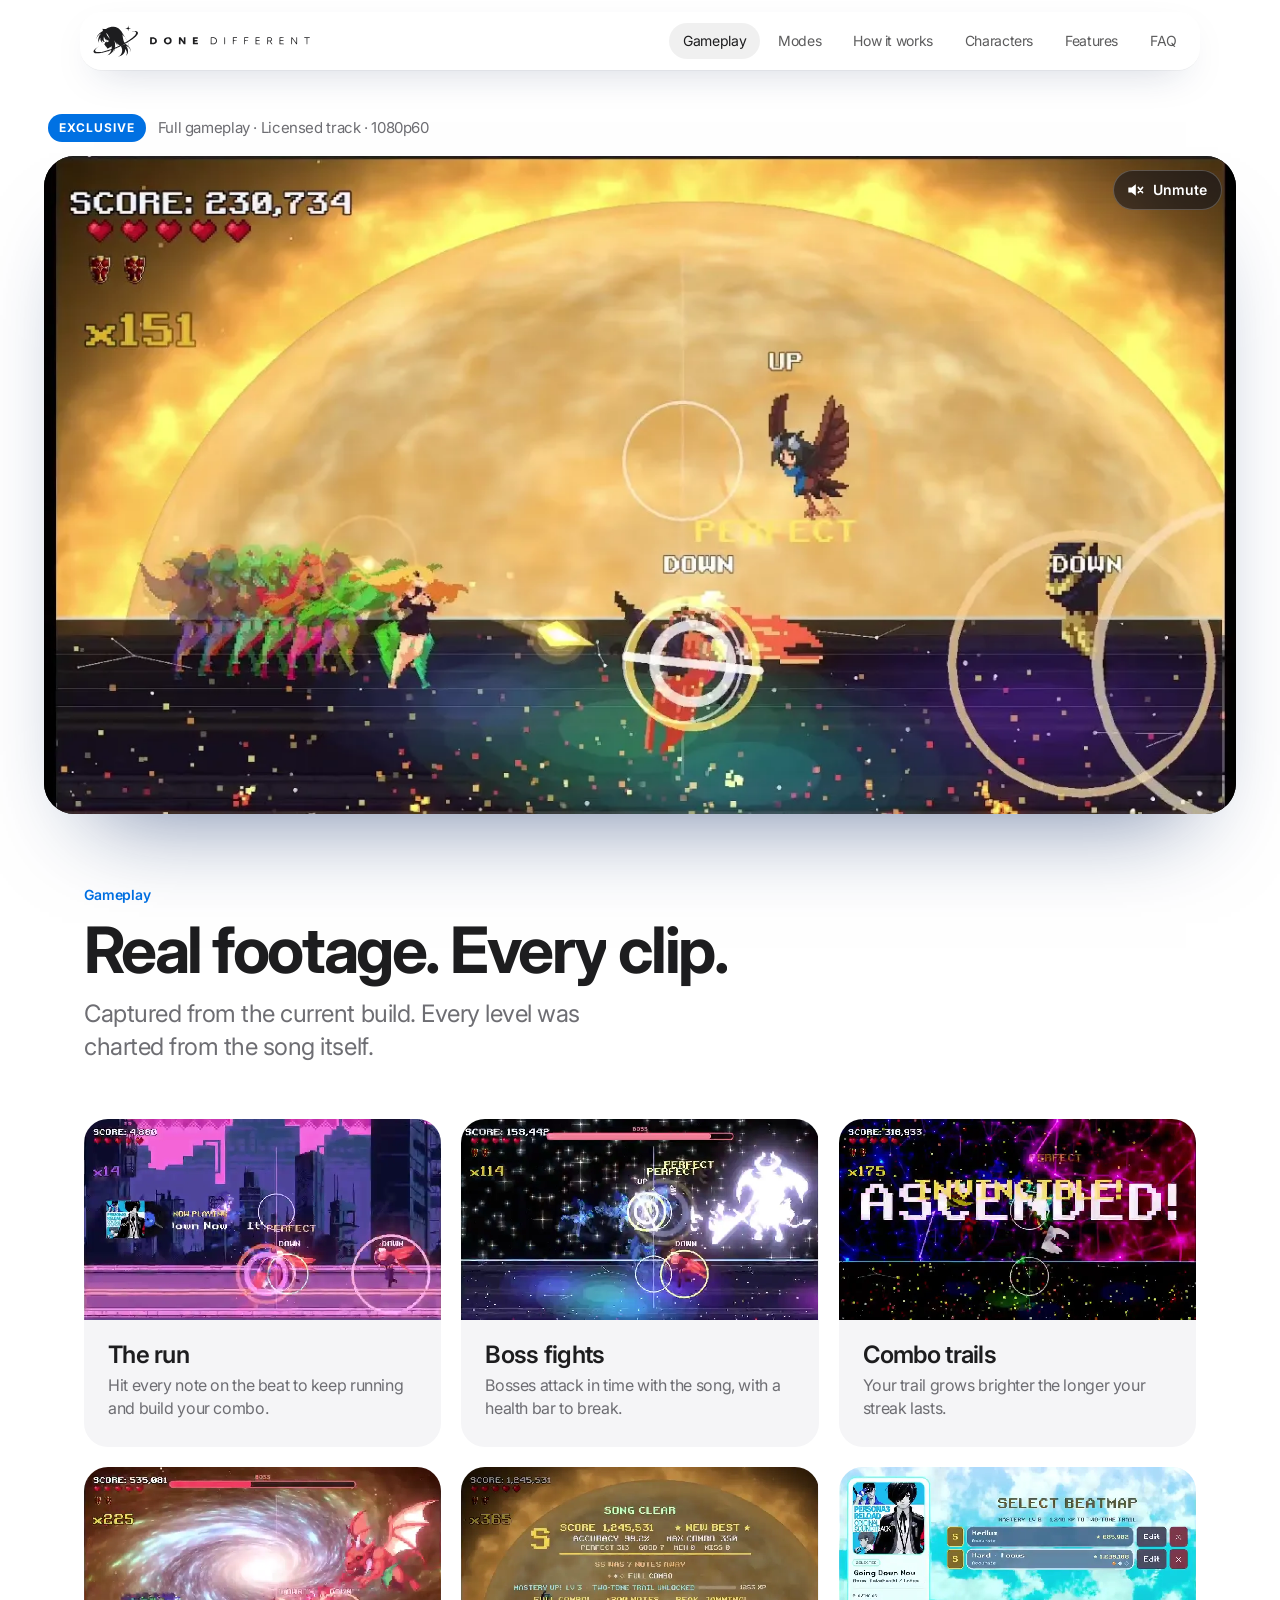
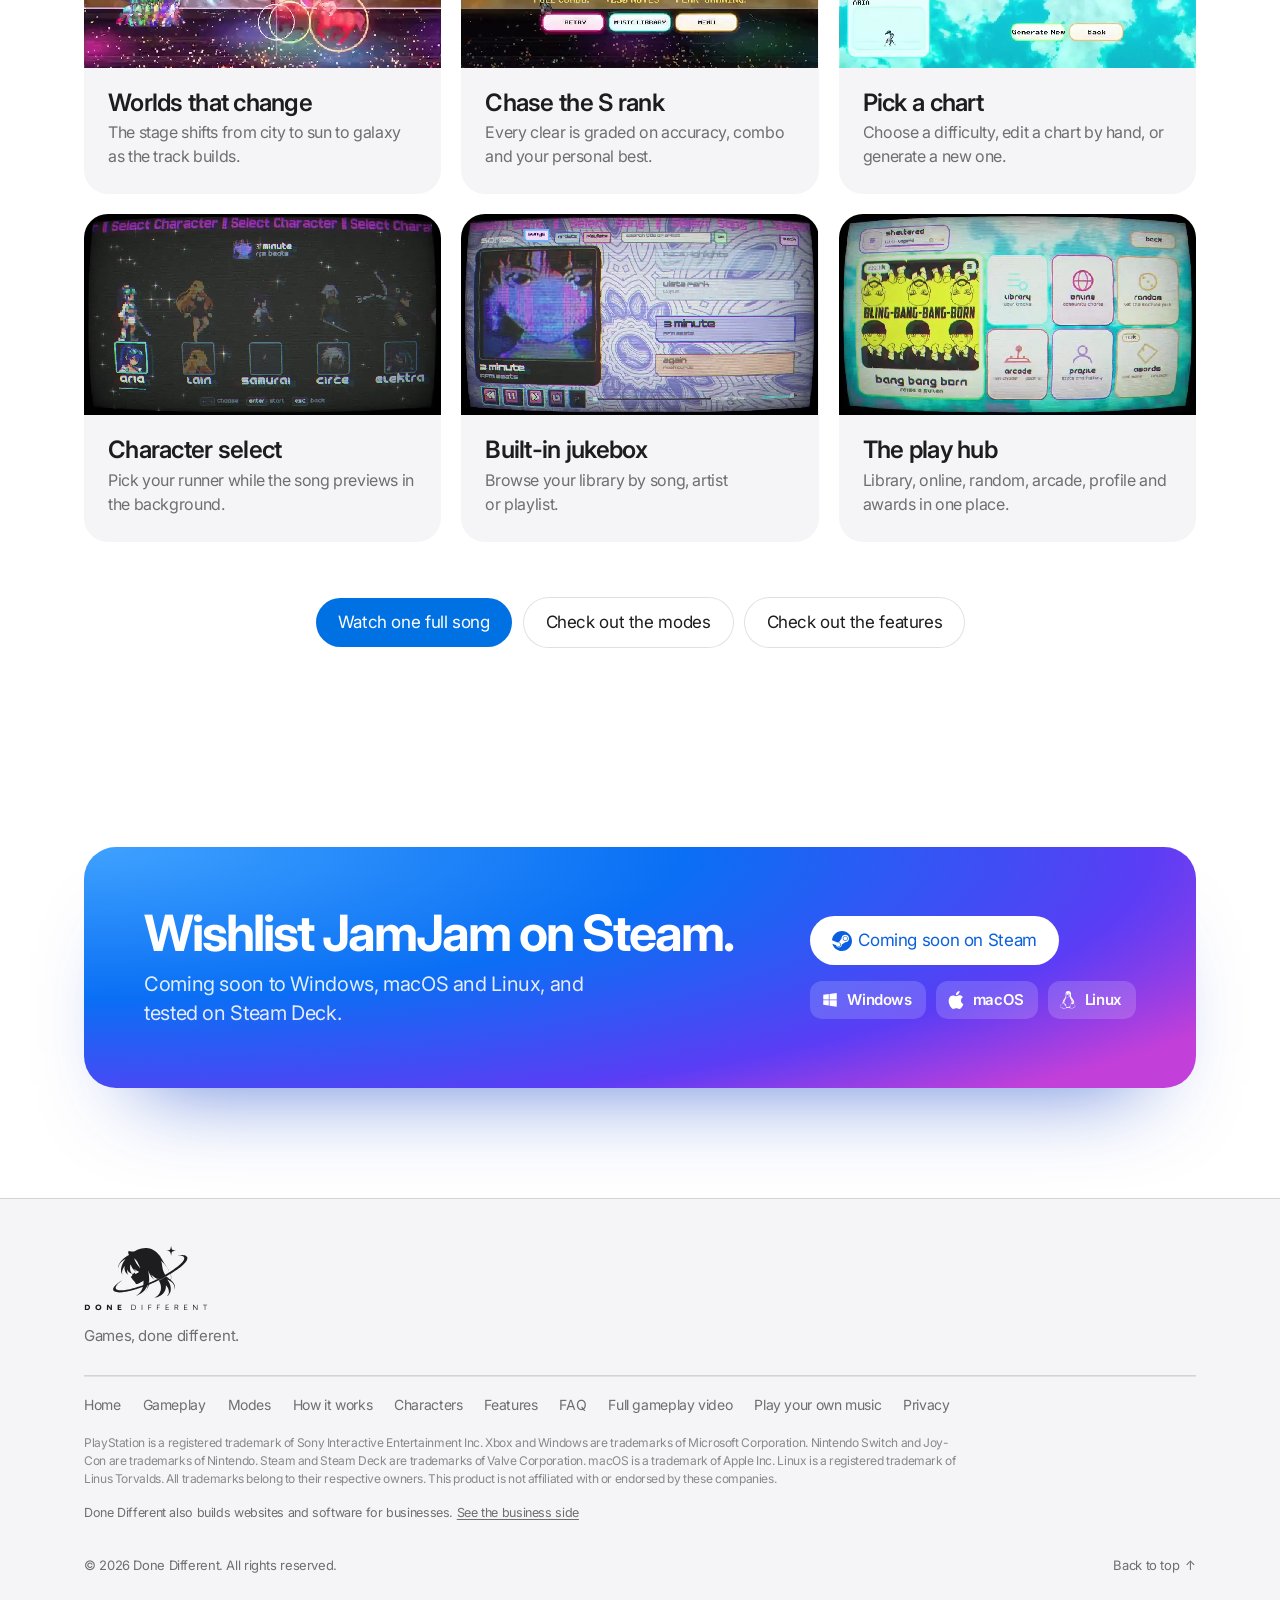
<file: gameplay/index.html>
<!DOCTYPE html>
<html lang="en" dir="ltr">
<head>
<meta charset="utf-8">
<link rel="icon" href="/favicon.ico" sizes="48x48"><link rel="icon" type="image/png" sizes="96x96" href="/favicon-96.png"><link rel="icon" type="image/png" sizes="192x192" href="/favicon-192.png"><link rel="apple-touch-icon" href="/apple-touch-icon.png"><meta name="robots" content="index, follow, max-image-preview:large"><meta name="viewport" content="width=device-width, initial-scale=1">
<title>JamJam gameplay | The rhythm runner in action</title>
<meta property="og:locale" content="en_US"><script type="application/ld+json">[{"@context": "https://schema.org", "@type": "Organization", "@id": "https://donedifferent.net/#studio", "name": "Done Different", "url": "https://donedifferent.net/", "logo": "https://donedifferent.net/favicon-192.png"}, {"@context": "https://schema.org", "@type": "VideoGame", "@id": "https://donedifferent.net/#jamjam", "name": "JamJam", "url": "https://donedifferent.net/", "image": "https://donedifferent.net/og.png", "alternateName": ["JamJam rhythm runner", "JamJam by Done Different"], "disambiguatingDescription": "A pixel-art rhythm runner by Done Different that turns your own music into playable levels.", "description": "JamJam is a rhythm runner where any song becomes a level. Drop in your MP3s and play. Coming soon to Steam for Windows, macOS and Linux.", "genre": ["Rhythm", "Runner", "Music"], "gamePlatform": ["Windows", "macOS", "Linux", "Steam Deck"], "operatingSystem": "Windows, macOS, Linux, SteamOS", "playMode": ["SinglePlayer", "CoOp", "MultiPlayer"], "inLanguage": "en", "keywords": "rhythm game, rhythm runner, play your own music, MP3 rhythm game, Steam Deck, local co-op, online versus", "author": {"@id": "https://donedifferent.net/#studio"}, "publisher": {"@id": "https://donedifferent.net/#studio"}}]</script><link rel="canonical" href="https://donedifferent.net/gameplay/">
<meta name="theme-color" content="#0A6FF4">
<meta property="og:type" content="website">
<meta property="og:site_name" content="Done Different Games">
<meta property="og:url" content="https://donedifferent.net/gameplay/">
<meta property="og:title" content="JamJam gameplay | The rhythm runner in action">
<meta property="og:description" content="Watch JamJam in action: the run, boss fights, combo trails, changing worlds, S ranks, the jukebox and more.">
<meta property="og:image" content="https://donedifferent.net/og/gameplay.png">
<meta property="og:image:width" content="1200">
<meta property="og:image:height" content="630">
<meta property="og:image:alt" content="JamJam gameplay">
<meta name="twitter:card" content="summary_large_image">
<meta name="twitter:title" content="JamJam gameplay | The rhythm runner in action">
<meta name="twitter:description" content="Watch JamJam in action: the run, boss fights, combo trails, changing worlds, S ranks, the jukebox and more.">
<meta name="twitter:image" content="https://donedifferent.net/og/gameplay.png">


<meta name="description" content="Watch JamJam in action: the run, boss fights, combo trails, changing worlds, S ranks, the jukebox and more.">
<link rel="preconnect" href="https://fonts.googleapis.com">
<link rel="preconnect" href="https://fonts.gstatic.com" crossorigin>
<link href="https://fonts.googleapis.com/css2?family=Inter:wght@400;500;600;700&family=Montserrat:wght@300;700&family=Tajawal:wght@500;700&display=swap" rel="stylesheet">
<link rel="stylesheet" href="/assets/g-da9f8c3337.css">
<script>window.DD_SPY=[["top", "/gameplay/"]]</script><script>window.DD_MAIL={"url": "https://script.google.com/macros/s/AKfycbyFYFGSmdoYCowIifRj9fHhZEJKQX8gg5jzKDLyOiDbAR0hf-uWY4Wv-mmm1ukl56oY/exec"}</script></head>
<body><svg width="0" height="0" style="position:absolute" aria-hidden="true"><defs><symbol id="dd-mark" viewBox="0 0 1567 1102"><path fill="currentColor" fill-rule="evenodd" d="M869.5 1084.1C868.9 1083.0 872.8 1080.0 875.0 1080.0C875.8 1080.0 877.8 1079.3 879.4 1078.5C880.9 1077.7 882.7 1077.0 883.4 1077.0C884.0 1077.0 888.3 1075.0 893.0 1072.7C931.2 1053.5 961.7 1020.9 981.4 978.2C998.2 941.7 1004.3 915.2 1004.4 878.5C1004.5 834.0 995.6 800.1 970.7 750.1L961.5 731.8L964.5 729.4C966.2 728.1 967.9 727.0 968.3 727.0C968.8 727.0 974.6 723.7 981.3 719.8C988.0 715.8 1015.1 701.7 1041.5 688.4C1067.9 675.2 1092.7 662.7 1096.5 660.7C1100.3 658.7 1107.1 655.5 1111.4 653.5C1119.1 650.1 1119.4 650.0 1121.9 651.7C1125.6 654.1 1141.4 666.4 1149.1 672.9C1156.5 679.2 1174.0 693.4 1190.2 706.4C1196.1 711.1 1201.8 715.0 1202.9 715.0C1205.3 715.0 1207.5 706.7 1209.5 689.3C1212.3 665.2 1211.0 640.1 1205.7 617.5C1201.2 598.4 1200.5 596.0 1199.2 596.0C1198.4 596.0 1195.1 597.6 1191.9 599.5C1188.6 601.4 1185.7 603.0 1185.5 603.0C1185.3 603.0 1180.6 605.7 1175.1 609.0C1169.5 612.3 1164.8 615.0 1164.5 615.0C1164.3 615.0 1160.8 616.9 1156.8 619.3C1152.8 621.7 1148.8 623.9 1148.0 624.3C1147.2 624.7 1145.6 625.6 1144.5 626.3C1143.4 627.0 1139.3 629.3 1135.5 631.5C1131.6 633.7 1127.6 636.0 1126.5 636.7C1125.4 637.4 1123.8 638.2 1123.0 638.6C1122.2 639.0 1115.7 642.8 1108.5 647.0C1095.9 654.4 1081.3 662.5 1062.5 672.5C1040.9 683.9 1036.3 686.4 1033.5 688.0C1031.8 689.0 1026.5 691.9 1021.5 694.5C1016.5 697.1 1009.3 701.0 1005.3 703.1C1001.3 705.3 980.9 715.6 959.8 726.1C924.0 744.0 905.5 752.8 873.5 767.0C866.4 770.2 856.2 774.8 851.0 777.3C838.0 783.4 833.0 785.6 822.5 790.0C817.6 792.1 805.2 797.4 795.0 801.8C784.8 806.2 772.5 811.5 767.5 813.5C755.3 818.5 754.2 819.3 753.4 823.7C753.1 825.8 752.2 829.5 751.5 832.0C750.8 834.5 749.5 839.2 748.6 842.5C747.7 845.8 746.3 850.1 745.5 852.0C744.8 853.9 742.8 859.1 741.0 863.5C739.3 867.9 737.3 872.7 736.5 874.2C735.7 875.6 735.0 877.4 735.0 878.1C735.0 879.9 722.0 905.6 715.9 915.8C708.4 928.3 700.5 939.2 692.8 947.4C684.9 955.8 683.1 955.8 689.6 947.4C701.5 932.3 715.1 906.8 721.0 889.0C722.6 883.9 723.5 881.0 727.4 867.5C730.0 858.6 735.0 833.9 735.0 830.0C735.0 827.4 732.6 827.5 727.6 830.3C724.2 832.3 723.3 833.6 719.8 842.5C696.5 901.8 654.7 953.5 596.5 995.1C583.0 1004.7 534.2 1032.0 530.5 1032.0C530.2 1032.0 527.6 1033.1 524.7 1034.5C519.7 1037.0 507.7 1041.8 497.7 1045.5C494.4 1046.6 492.5 1046.9 491.8 1046.2C491.3 1045.7 491.2 1045.0 491.7 1044.7C492.1 1044.5 496.6 1042.1 501.5 1039.5C550.5 1013.7 591.3 966.8 616.1 908.0C621.6 894.8 631.4 866.0 630.6 865.2C630.0 864.7 624.1 866.5 609.0 871.9C591.3 878.1 565.0 887.2 551.0 891.9C536.8 896.7 528.5 899.3 504.5 906.5C497.9 908.5 491.4 910.5 490.0 911.0C488.6 911.5 484.4 912.8 480.5 913.9C476.6 915.0 465.2 918.4 455.0 921.4C444.8 924.4 434.7 927.3 432.5 927.9C430.3 928.4 423.3 930.3 417.0 931.9C364.7 945.8 336.2 952.5 306.0 957.9C296.9 959.5 280.7 962.5 270.0 964.5C227.2 972.3 185.0 976.4 147.5 976.4C99.9 976.3 73.8 972.0 50.8 960.4C26.4 948.1 18.0 936.3 18.0 914.1C18.0 898.1 20.9 889.3 32.1 871.3C46.2 848.8 83.0 812.3 113.8 790.2C116.4 788.3 123.0 783.5 128.5 779.5C164.9 753.1 197.3 731.9 198.9 733.5C199.2 733.9 199.0 734.4 198.4 734.8C180.5 747.1 142.0 777.6 128.0 790.6C123.9 794.5 118.3 799.6 115.7 802.0C113.0 804.4 106.7 811.4 101.6 817.4C76.9 846.8 66.4 872.1 71.3 890.0C76.5 908.8 92.7 920.8 122.5 928.0C142.8 932.9 149.7 933.5 185.5 933.4C219.8 933.2 230.6 932.5 267.0 927.6C299.9 923.2 355.4 912.0 399.5 900.8C403.9 899.7 409.8 898.2 412.5 897.5C415.2 896.8 421.3 895.2 426.0 893.8C430.7 892.4 437.4 890.5 441.0 889.5C455.8 885.4 490.5 875.1 501.5 871.5C503.7 870.8 510.2 868.7 516.0 866.9C531.4 862.2 575.2 847.7 585.0 844.0C589.7 842.3 595.3 840.3 597.5 839.5C604.4 837.2 616.4 833.0 618.5 832.1C619.6 831.6 623.6 830.2 627.5 829.0C641.3 824.5 640.4 825.8 642.0 807.5C644.7 777.4 645.0 771.3 644.9 753.2C644.7 731.9 644.3 730.6 639.2 735.2C636.4 737.8 621.9 748.1 609.0 756.7C604.9 759.4 595.2 765.2 587.5 769.5C579.8 773.7 573.0 777.6 572.5 778.0C570.0 779.9 541.0 794.4 531.4 798.5C514.0 805.9 503.5 808.1 496.1 806.0C487.5 803.6 483.4 798.4 476.9 782.2C470.1 764.9 465.3 758.7 453.8 751.9C446.8 747.8 443.0 743.1 443.0 738.6C443.0 734.0 441.3 732.2 432.0 727.5C421.8 722.2 419.0 718.4 419.0 709.4C418.9 701.5 416.0 696.7 403.1 683.5C390.4 670.7 383.0 661.1 383.0 657.4C383.0 656.2 384.1 654.5 385.4 653.7C393.4 648.4 405.2 635.8 409.9 627.5C415.2 618.2 417.5 605.6 415.1 599.5C414.1 597.1 415.5 594.0 417.5 594.0C419.9 594.0 439.8 587.2 442.7 585.3C452.6 579.2 457.1 573.0 451.7 573.0C450.4 573.0 448.9 573.5 448.2 574.2C446.2 576.2 445.7 574.3 447.2 569.8C449.1 564.1 450.8 564.0 458.9 569.4C465.6 573.8 465.9 574.2 468.9 581.9C470.6 586.3 472.0 591.3 472.0 593.0C472.0 597.5 473.6 597.5 485.6 593.4C497.9 589.3 509.1 583.9 516.5 578.6C519.2 576.6 522.1 575.0 522.9 575.0C525.5 575.0 537.5 566.1 542.3 560.6C545.0 557.5 548.5 554.6 550.5 553.9C552.4 553.2 554.0 552.0 554.0 551.3C554.0 549.8 553.5 549.6 539.0 544.3C514.8 535.6 484.8 518.3 463.3 500.8C452.2 491.8 451.0 493.2 459.5 505.6C466.4 515.7 484.2 535.5 491.0 540.5C496.1 544.3 497.5 547.9 493.5 547.2C490.7 546.7 471.1 534.7 462.2 528.1C454.9 522.6 434.2 501.6 424.7 489.9C408.7 470.4 388.6 431.6 379.4 402.6C377.3 395.7 375.8 400.0 370.4 430.5C367.9 444.1 367.7 447.9 367.6 471.0C367.5 488.7 367.9 498.3 368.8 502.5C375.0 530.7 377.6 539.5 383.0 550.5C388.3 561.2 400.6 578.4 406.6 583.3C414.1 589.6 405.3 589.8 386.5 584.0C351.9 573.1 324.3 546.7 313.3 514.1C307.4 496.4 306.8 498.1 307.4 529.8C307.8 551.3 308.3 558.1 309.9 565.0C314.0 582.9 320.3 597.4 327.7 606.1C334.9 614.6 332.5 615.5 321.6 608.3C301.8 595.4 288.0 581.1 276.3 561.5C263.7 540.2 258.6 525.8 254.4 499.9C252.8 489.7 252.9 454.6 254.6 440.8C255.4 434.8 254.1 434.6 250.3 440.3C248.8 442.7 244.1 449.8 239.9 456.1C215.2 493.0 202.0 531.9 202.0 567.5C202.0 582.7 203.7 590.4 209.5 602.3C213.8 611.2 213.4 613.3 208.3 607.5C200.0 598.0 189.4 577.0 185.2 562.0C179.2 540.5 178.3 505.3 182.9 480.0C187.2 456.7 197.1 423.2 204.6 406.2C205.9 403.2 207.0 400.4 207.0 399.9C207.0 398.5 217.1 377.1 221.0 370.1C224.2 364.4 229.4 355.0 233.4 347.6C237.3 340.4 250.7 320.7 261.2 306.7C274.0 289.6 273.8 289.4 256.1 300.5C222.5 321.6 204.5 335.5 181.7 357.9C162.1 377.1 154.0 388.1 142.9 410.0C131.7 432.2 127.3 455.4 130.3 476.4C131.4 483.6 129.9 483.2 127.4 475.7C126.0 471.6 125.6 467.4 125.7 455.0C125.8 435.4 128.3 423.7 136.9 402.5C138.3 399.2 145.0 385.7 147.2 382.0C158.6 362.4 169.7 346.0 179.3 334.5C185.7 326.8 211.0 299.2 212.0 298.8C212.4 298.6 218.5 293.2 225.6 286.8C251.3 263.5 287.9 237.0 324.0 215.5C333.1 210.1 341.1 205.1 341.9 204.4C343.1 203.3 342.9 202.2 340.5 196.8C329.8 173.1 327.1 146.4 333.9 132.5C337.3 125.7 339.5 124.1 343.2 126.1C347.8 128.6 368.8 133.3 383.0 135.0C393.6 136.3 420.8 136.3 436.2 135.0L448.0 134.0L460.7 127.0C541.4 82.9 631.9 59.4 709.0 62.4C753.9 64.2 799.1 76.0 836.7 95.6C875.2 115.7 898.7 132.8 928.6 162.5C947.4 181.2 958.6 194.5 975.6 218.6C989.9 238.9 1012.5 275.0 1026.3 299.4C1031.2 308.3 1036.5 317.3 1038.0 319.5C1039.5 321.7 1046.1 332.5 1052.8 343.5C1066.5 366.2 1096.2 411.4 1107.6 426.9C1132.3 460.4 1153.7 495.3 1162.6 516.5C1166.5 525.9 1167.2 527.9 1166.8 529.6C1166.3 532.3 1164.8 531.8 1163.8 528.5C1158.8 512.2 1135.1 472.0 1114.7 445.2C1100.8 427.0 1096.6 421.6 1091.7 416.3C1088.8 413.1 1083.7 407.4 1080.5 403.5C1072.5 394.0 1055.6 374.9 1043.5 361.8C1029.9 347.0 1019.4 335.4 1013.9 328.9C1011.3 325.9 1008.9 323.8 1008.5 324.2C1007.7 325.0 1008.3 327.2 1013.6 345.5C1014.9 349.9 1017.7 362.3 1019.9 373.0C1023.6 391.7 1024.7 398.8 1030.5 443.0C1035.6 481.6 1044.3 516.5 1056.7 548.0C1063.3 564.7 1084.8 607.1 1089.7 613.0C1090.6 614.0 1150.7 578.8 1178.7 560.8C1184.1 557.3 1189.4 554.0 1190.5 553.4C1198.8 548.7 1245.0 518.1 1272.5 499.1C1289.8 487.2 1331.7 456.4 1340.0 449.5C1344.1 446.1 1350.2 441.1 1353.6 438.4C1406.4 395.8 1447.4 354.3 1464.7 325.9C1482.8 296.4 1487.1 280.9 1482.7 262.3C1478.8 246.2 1464.9 232.4 1445.0 224.7C1432.2 219.8 1423.5 217.3 1414.0 215.9C1411.0 215.5 1405.8 214.6 1402.5 214.0C1399.2 213.4 1380.8 212.7 1361.5 212.3C1341.9 211.9 1328.3 211.3 1330.5 210.9C1358.5 205.9 1415.9 203.5 1449.4 206.1C1465.1 207.3 1480.9 209.9 1491.5 213.0C1495.3 214.2 1499.9 215.5 1501.7 215.9C1507.1 217.3 1522.2 225.1 1527.8 229.3C1538.2 237.1 1547.1 251.7 1549.1 264.1C1554.7 297.7 1525.3 348.0 1467.9 403.0C1459.0 411.5 1449.4 420.5 1446.4 423.0C1443.5 425.5 1433.3 434.1 1423.8 442.1C1414.3 450.1 1394.6 465.5 1380.0 476.3C1365.4 487.1 1350.6 498.1 1347.0 500.7C1340.6 505.5 1294.4 536.1 1269.0 552.5C1253.1 562.8 1221.0 582.5 1212.7 587.1C1209.6 588.8 1205.8 591.4 1204.4 592.7L1201.7 595.1L1203.9 596.6C1205.0 597.4 1206.0 599.1 1206.0 600.3C1206.0 601.5 1206.6 604.5 1207.4 607.0C1213.6 626.8 1215.2 636.8 1215.8 660.0C1216.3 683.2 1215.3 696.0 1211.5 710.3C1210.1 715.6 1209.0 720.5 1209.0 721.0C1209.0 721.5 1212.9 725.6 1217.8 730.2C1239.9 751.1 1253.5 766.3 1263.8 781.9C1284.6 813.1 1290.5 830.3 1290.4 859.0C1290.3 875.9 1290.2 876.3 1285.2 892.5C1281.9 903.4 1273.9 918.1 1268.7 923.3C1264.6 927.3 1264.3 925.9 1267.9 920.0C1269.6 917.2 1271.0 914.8 1271.0 914.5C1271.0 914.3 1272.3 911.3 1274.0 907.8C1279.8 895.5 1280.2 893.4 1280.7 876.0C1281.4 852.9 1279.6 845.1 1266.8 818.0C1260.6 804.7 1253.9 795.8 1238.1 779.7C1225.5 766.8 1217.2 759.5 1207.2 752.6C1198.1 746.3 1167.0 727.6 1155.0 721.3C1148.7 717.9 1142.1 714.4 1140.3 713.4C1136.2 711.0 1135.0 712.2 1137.8 715.9C1139.7 718.4 1158.3 748.8 1164.3 759.0C1168.2 765.8 1176.5 782.8 1186.2 804.0C1189.8 811.8 1190.8 814.3 1192.6 820.5C1193.5 823.8 1194.9 828.3 1195.6 830.5C1196.2 832.7 1197.5 837.2 1198.3 840.5C1199.2 843.8 1200.3 848.3 1200.9 850.6C1207.1 874.4 1208.7 923.3 1204.0 943.5C1196.9 973.6 1192.3 984.9 1178.6 1006.0C1168.8 1021.1 1161.9 1029.1 1151.1 1038.2C1141.3 1046.4 1135.6 1049.9 1134.3 1048.6C1133.9 1048.2 1134.0 1047.6 1134.5 1047.2C1136.9 1045.5 1147.9 1032.1 1150.7 1027.4C1162.5 1007.8 1167.0 990.6 1167.0 964.3C1167.0 931.5 1158.7 903.4 1139.2 870.5C1129.2 853.7 1106.5 825.3 1104.5 827.2C1104.1 827.6 1104.4 835.7 1105.0 845.2C1106.1 860.4 1106.1 864.3 1104.6 877.0C1102.6 894.3 1099.0 912.6 1095.5 922.5C1074.3 983.1 1027.7 1030.9 961.5 1059.9C958.8 1061.1 955.1 1062.7 953.5 1063.4C951.9 1064.2 948.7 1065.4 946.5 1066.3C944.3 1067.1 940.7 1068.5 938.5 1069.3C934.6 1070.8 927.0 1073.2 922.0 1074.4C920.6 1074.8 916.1 1076.0 912.0 1077.1C904.4 1079.1 895.6 1080.8 880.0 1083.5C869.8 1085.3 870.3 1085.2 869.5 1084.1ZM742.5 783.9C743.9 782.6 744.5 757.1 743.2 755.8C742.5 755.1 741.9 756.0 741.5 758.6C740.5 764.5 737.1 781.2 736.4 783.9C735.7 786.1 735.9 786.2 738.6 785.6C740.2 785.2 742.0 784.4 742.5 783.9ZM765.8 775.5C768.7 774.1 771.2 773.0 771.5 773.0C773.5 773.0 854.1 736.7 869.0 729.0C872.0 727.5 884.2 721.8 896.0 716.4C919.2 705.9 952.3 689.3 952.8 687.9C953.0 687.4 954.0 687.0 955.0 687.0C956.0 687.0 957.2 686.5 957.5 686.0C958.3 684.7 955.5 684.7 953.2 686.0C950.7 687.3 940.7 691.7 932.0 695.3L924.5 698.3L916.5 695.5C906.8 692.1 898.7 688.2 889.7 682.4C879.1 675.6 857.1 659.0 848.2 651.1C840.7 644.5 819.3 621.5 810.7 610.8C806.9 606.0 804.1 604.4 805.5 607.8C805.9 608.7 807.3 612.9 808.7 617.0C814.3 633.8 820.7 648.1 828.9 661.8C832.1 667.2 836.5 674.7 838.8 678.7C844.4 688.3 857.0 705.1 864.3 712.7C867.5 716.1 870.0 719.4 869.8 720.1C868.9 722.7 849.1 704.5 828.2 681.8C808.4 660.2 784.1 622.2 764.7 582.5C757.2 567.2 750.0 551.3 750.0 549.9C750.0 549.5 748.6 546.2 747.0 542.7C745.4 539.1 744.0 535.7 744.0 535.2C744.0 534.7 743.3 533.6 742.4 532.9C740.9 531.7 740.8 531.9 741.2 535.5C741.5 537.7 742.7 543.8 744.0 549.0C746.6 560.2 748.8 572.5 750.0 583.0C750.5 587.1 751.4 593.2 751.9 596.5C756.8 626.1 757.9 637.0 761.1 691.9C762.3 712.4 761.7 739.0 759.3 769.9C758.9 774.9 759.1 778.0 759.7 778.0C760.2 778.0 763.0 776.9 765.8 775.5ZM576.0 470.9C575.5 469.2 574.7 467.3 574.2 466.7C573.7 466.0 572.3 463.0 571.0 460.0C569.8 457.0 567.7 452.2 566.4 449.5C560.7 436.9 558.0 430.8 558.0 430.4C558.0 430.1 555.1 423.9 551.6 416.7C548.1 409.4 544.3 401.5 543.2 399.0C542.1 396.5 539.3 390.2 537.0 385.0C534.6 379.8 532.4 375.1 532.0 374.5C531.6 373.9 528.6 368.6 525.5 362.5C507.8 328.6 491.3 307.1 468.7 288.3C464.2 284.5 459.8 280.7 458.8 279.8C457.8 278.8 456.5 278.0 456.0 278.0C452.6 278.0 459.4 300.8 469.1 321.7C471.2 326.3 473.9 332.3 475.2 335.2C478.6 343.3 488.7 362.4 493.4 369.8C495.8 373.5 498.7 378.3 499.8 380.6C504.2 389.3 530.1 423.7 546.4 442.5C552.5 449.6 568.6 467.4 572.7 471.7C575.8 474.9 577.0 474.6 576.0 470.9ZM1211.7 215.8C1211.4 214.5 1209.9 205.8 1208.5 196.5C1205.4 176.4 1200.3 157.4 1195.2 147.0C1191.7 139.8 1191.2 139.3 1184.5 135.8C1173.1 129.7 1147.9 122.6 1130.0 120.5C1121.1 119.5 1119.0 118.9 1119.0 117.5C1119.0 116.6 1120.7 115.9 1123.8 115.5C1133.9 114.2 1153.7 109.7 1165.8 106.1C1180.9 101.5 1185.4 99.6 1189.8 96.3C1197.6 90.4 1206.3 62.8 1210.4 31.1C1211.3 24.2 1212.3 18.4 1212.6 18.1C1213.7 17.0 1215.0 20.7 1215.0 25.0C1215.0 34.1 1221.3 65.0 1225.4 76.5C1231.0 92.4 1233.3 95.6 1242.0 100.0C1252.0 105.1 1288.9 114.9 1298.3 115.0C1300.0 115.1 1302.8 115.7 1304.5 116.4L1307.5 117.8L1305.0 118.7C1303.6 119.3 1299.6 120.0 1296.0 120.4C1270.6 123.2 1239.3 133.7 1233.1 141.6C1225.8 150.8 1216.9 186.0 1214.8 213.9C1214.5 217.9 1212.5 219.1 1211.7 215.8Z"/></symbol><symbol id="dd-word" viewBox="0 0 2555 150"><path fill="currentColor" fill-rule="evenodd" d="M278.0 131.1C258.5 126.0 242.4 110.9 236.8 92.6C234.3 84.3 233.9 69.8 236.0 61.0C243.9 27.8 283.1 9.3 319.8 21.6C333.7 26.2 348.6 39.2 353.8 51.2C359.7 65.2 359.1 87.4 352.4 101.7C349.4 108.0 339.2 118.8 331.7 123.7C319.0 132.0 294.2 135.4 278.0 131.1ZM18.7 130.3C17.7 129.4 17.8 21.0 18.8 21.0C39.9 20.5 76.7 21.0 80.9 21.9C90.5 23.9 104.1 31.1 110.6 37.6C136.4 63.4 128.9 107.2 96.0 123.4C82.3 130.1 76.4 131.0 46.0 131.0C31.4 131.0 19.0 130.7 18.7 130.3ZM473.2 129.7C472.1 128.4 472.4 22.8 473.5 21.0C474.0 20.2 497.1 20.6 499.7 21.5C501.1 22.0 515.9 41.6 526.5 57.0C536.7 71.9 546.8 85.3 548.6 86.3C549.8 87.0 550.0 82.5 550.0 54.6C550.0 16.3 548.5 19.8 564.7 20.2L575.5 20.5L575.5 75.5L575.5 130.5L563.3 130.8C554.3 131.0 550.9 130.7 550.1 129.8C547.4 126.4 524.8 95.5 519.5 88.0C507.9 71.3 500.7 62.0 499.5 62.0C498.4 62.0 498.1 68.5 498.1 95.6C498.1 114.0 497.8 129.6 497.5 130.1C496.5 131.5 474.4 131.2 473.2 129.7ZM693.7 129.6C693.4 128.7 693.1 104.3 693.0 75.2C693.0 30.7 693.2 22.1 694.4 21.1C696.5 19.3 768.5 19.7 770.0 21.5C770.7 22.3 771.0 26.4 770.8 32.1L770.5 41.5L746.5 41.8C733.3 41.9 722.2 42.4 721.7 42.9C720.7 43.9 720.2 60.7 721.1 62.2C721.5 62.8 730.7 63.5 743.1 63.8L764.5 64.5L764.5 74.5L764.5 84.5L743.0 85.0L721.5 85.5L720.9 95.5C720.6 101.0 720.6 106.1 720.8 106.8C721.1 107.7 727.1 108.0 746.0 108.0C766.0 108.0 771.0 108.3 771.9 109.4C772.7 110.3 773.0 114.2 772.8 120.6L772.5 130.5L733.4 130.8C699.7 131.0 694.1 130.8 693.7 129.6ZM975.7 130.3C974.3 129.0 974.9 23.3 976.2 22.3C978.5 20.4 1015.5 19.8 1025.0 21.4C1055.5 26.6 1073.1 46.1 1073.2 74.9C1073.3 99.3 1060.8 118.3 1039.8 125.7C1026.8 130.3 1021.4 131.0 998.5 131.0C986.3 131.0 976.0 130.7 975.7 130.3ZM1190.5 130.0C1189.5 128.3 1189.1 24.7 1190.2 22.8C1191.3 20.6 1199.2 20.3 1200.9 22.4C1201.7 23.3 1201.9 38.5 1201.8 77.1L1201.5 130.5L1196.3 130.8C1193.4 131.0 1190.9 130.6 1190.5 130.0ZM1325.1 129.6C1324.3 128.7 1324.1 113.5 1324.2 74.9L1324.5 21.5L1356.0 21.0C1373.3 20.7 1388.3 20.8 1389.2 21.2C1391.7 22.4 1392.4 25.8 1390.6 28.5L1389.0 31.0L1363.5 31.0C1346.5 31.0 1337.9 31.4 1337.5 32.1C1336.6 33.5 1336.6 67.6 1337.5 68.9C1337.9 69.6 1345.8 70.0 1360.4 70.0C1384.1 70.0 1385.0 70.2 1385.0 75.0C1385.0 79.8 1384.1 80.0 1361.2 80.0C1348.1 80.0 1339.1 80.4 1337.9 81.1C1336.0 82.1 1335.9 83.1 1336.1 105.5C1336.1 118.4 1335.9 129.3 1335.5 129.9C1334.6 131.5 1326.5 131.2 1325.1 129.6ZM1503.5 129.8C1503.2 129.1 1503.1 104.4 1503.2 75.0L1503.5 21.5L1536.0 21.5L1568.5 21.5L1568.8 25.1C1569.0 27.2 1568.6 29.1 1567.7 29.8C1566.8 30.6 1558.1 31.1 1540.4 31.2L1514.5 31.5L1514.3 49.0C1514.3 58.6 1514.4 67.3 1514.7 68.2C1515.1 69.8 1517.3 70.0 1539.3 70.2L1563.5 70.5L1563.5 75.0L1563.5 79.5L1539.8 80.0C1526.8 80.3 1515.8 80.8 1515.4 81.2C1515.0 81.6 1514.5 92.4 1514.3 105.2C1514.1 118.0 1513.7 129.1 1513.5 129.8C1513.2 130.5 1511.3 131.0 1508.5 131.0C1505.8 131.0 1503.7 130.5 1503.5 129.8ZM1683.6 130.1C1682.5 128.4 1682.9 22.7 1684.0 21.6C1685.4 20.2 1748.9 20.6 1750.7 22.1C1752.5 23.7 1752.3 26.4 1750.2 28.9C1748.6 30.9 1747.6 31.0 1722.0 31.3L1695.5 31.5L1695.2 48.9C1695.0 61.2 1695.3 66.7 1696.1 67.7C1697.1 68.9 1701.4 69.1 1720.8 68.9C1739.8 68.8 1744.4 69.0 1745.1 70.1C1746.3 72.0 1746.2 74.7 1745.0 77.1C1744.0 78.9 1742.6 79.0 1720.7 79.0C1703.9 79.0 1697.1 79.3 1696.2 80.2C1694.7 81.7 1694.5 116.7 1696.0 119.0C1696.8 120.3 1701.1 120.5 1724.2 120.5L1751.5 120.5L1752.4 123.2C1753.1 125.1 1753.0 126.7 1752.2 128.5L1751.0 131.0L1717.6 131.0C1699.2 131.0 1683.9 130.6 1683.6 130.1ZM1868.6 129.5C1867.7 127.0 1867.9 23.7 1868.9 22.1C1869.6 21.1 1874.4 20.8 1893.1 20.9C1915.0 21.1 1916.9 21.2 1923.4 23.5C1939.9 29.3 1948.0 45.8 1942.4 62.3C1940.8 67.1 1932.8 77.0 1930.5 77.0C1929.8 77.0 1928.7 77.6 1928.1 78.3C1927.5 79.1 1925.2 80.3 1922.9 81.0C1917.7 82.7 1917.1 84.4 1920.2 87.8C1922.3 90.2 1926.3 95.9 1940.7 117.3C1943.0 120.7 1945.8 124.7 1946.9 126.2C1950.3 130.5 1949.7 131.1 1942.3 130.8L1935.5 130.5L1924.5 113.8C1918.5 104.6 1911.7 94.2 1909.5 90.8L1905.5 84.5L1894.5 84.2C1888.5 84.1 1882.8 84.4 1882.0 85.0C1880.8 85.8 1880.4 89.9 1880.0 108.2L1879.5 130.5L1874.4 130.8C1870.4 131.0 1869.1 130.7 1868.6 129.5ZM2062.2 129.8C2060.8 128.4 2060.4 24.4 2061.9 22.2C2063.0 20.4 2126.5 20.3 2128.6 22.1C2130.5 23.7 2130.4 27.4 2128.2 29.3C2126.8 30.6 2122.6 30.9 2100.6 31.0C2086.4 31.0 2074.4 31.3 2074.0 31.5C2073.4 31.9 2073.8 66.9 2074.4 67.7C2074.4 67.8 2085.0 68.0 2097.9 68.2C2119.3 68.6 2121.4 68.8 2122.6 70.5C2124.4 73.0 2124.4 75.5 2122.4 77.4C2121.1 78.8 2117.5 79.0 2098.5 79.0C2079.4 79.0 2075.9 79.2 2074.6 80.6C2073.2 82.0 2073.0 84.5 2073.6 100.3C2073.9 110.3 2074.5 118.9 2075.0 119.3C2075.4 119.8 2088.1 120.2 2103.1 120.3L2130.5 120.5L2130.5 125.5L2130.5 130.5L2097.0 130.8C2071.7 131.0 2063.1 130.7 2062.2 129.8ZM2247.6 129.4C2246.3 126.0 2246.9 22.0 2248.2 21.6C2248.9 21.3 2251.5 20.9 2253.9 20.7C2258.0 20.2 2258.7 20.4 2261.4 23.4C2266.1 28.3 2291.5 62.9 2323.5 107.8C2324.4 109.0 2325.5 110.0 2326.0 110.0C2326.6 110.0 2327.0 93.3 2327.0 66.2C2327.0 33.5 2327.3 22.1 2328.2 21.2C2329.8 19.6 2336.5 19.7 2337.9 21.4C2338.7 22.3 2338.9 37.6 2338.8 76.6L2338.5 130.5L2332.3 130.8L2326.2 131.1L2320.7 123.8C2317.8 119.8 2311.5 111.1 2307.0 104.5C2297.9 91.5 2284.1 72.5 2272.1 56.3C2267.9 50.7 2263.7 45.0 2262.7 43.5C2261.7 42.1 2260.5 41.2 2260.0 41.5C2259.5 41.8 2259.1 60.7 2259.0 85.2C2259.0 115.2 2258.6 128.7 2257.9 129.7C2256.3 131.6 2248.4 131.4 2247.6 129.4ZM2489.7 130.3C2489.3 130.0 2488.9 113.0 2488.9 92.6C2488.8 72.2 2488.5 50.1 2488.1 43.5L2487.5 31.5L2470.6 31.2C2460.2 31.1 2453.1 30.5 2452.3 29.9C2450.7 28.5 2450.6 22.4 2452.1 21.4C2452.9 20.9 2502.5 20.7 2537.3 21.0C2537.7 21.0 2538.0 23.1 2537.8 25.8L2537.5 30.5L2520.1 30.8C2510.5 30.9 2502.2 31.4 2501.6 31.9C2500.8 32.5 2500.4 48.4 2500.2 81.2C2500.0 107.7 2499.6 129.8 2499.3 130.2C2498.8 131.2 2490.6 131.2 2489.7 130.3ZM1028.0 117.3C1047.4 112.0 1058.6 98.5 1059.8 79.2C1061.1 56.3 1051.2 40.6 1031.0 33.7C1023.9 31.3 990.9 30.0 988.5 32.0C987.2 33.1 987.0 39.1 987.0 75.4C987.0 101.7 987.4 118.0 988.0 118.6C989.5 120.1 1021.5 119.2 1028.0 117.3ZM305.6 107.6C322.1 103.2 331.5 87.8 328.9 69.6C325.0 42.1 293.5 31.5 272.9 50.7C265.9 57.3 263.5 63.4 263.5 75.0C263.5 92.2 270.9 102.7 286.3 107.5C291.8 109.3 299.3 109.3 305.6 107.6ZM78.4 105.3C84.5 103.1 91.0 96.8 94.1 90.4C96.1 86.2 96.4 83.9 96.5 74.5C96.5 63.5 96.5 63.5 92.8 57.9C85.1 46.0 73.8 41.4 54.0 42.2L45.5 42.5L45.2 74.0C45.1 91.3 45.2 106.1 45.5 106.9C46.3 109.0 71.7 107.8 78.4 105.3ZM1917.1 71.5C1929.2 67.2 1934.9 54.1 1929.7 42.6C1927.5 37.9 1926.4 36.7 1921.8 34.3C1916.7 31.7 1915.7 31.6 1899.7 31.2C1887.5 30.9 1882.6 31.1 1881.5 32.0C1880.3 33.0 1880.0 36.6 1880.0 51.5C1880.0 61.6 1880.3 70.5 1880.6 71.4C1881.5 73.7 1910.7 73.7 1917.1 71.5Z"/></symbol><symbol id="dd-full" viewBox="0 0 2555 1360"><path fill="currentColor" fill-rule="evenodd" d="M278.0 1341.1C258.5 1336.0 242.4 1320.9 236.8 1302.6C234.3 1294.3 233.9 1279.8 236.0 1271.0C243.9 1237.8 283.1 1219.3 319.8 1231.6C333.7 1236.2 348.6 1249.2 353.8 1261.2C359.7 1275.2 359.1 1297.4 352.4 1311.7C349.4 1318.0 339.2 1328.8 331.7 1333.7C319.0 1342.0 294.2 1345.4 278.0 1341.1ZM18.7 1340.3C17.7 1339.4 17.8 1231.0 18.8 1231.0C39.9 1230.5 76.7 1231.0 80.9 1231.9C90.5 1233.9 104.1 1241.1 110.6 1247.6C136.4 1273.4 128.9 1317.2 96.0 1333.4C82.3 1340.1 76.4 1341.0 46.0 1341.0C31.4 1341.0 19.0 1340.7 18.7 1340.3ZM473.2 1339.7C472.1 1338.4 472.4 1232.8 473.5 1231.0C474.0 1230.2 497.1 1230.6 499.7 1231.5C501.1 1232.0 515.9 1251.6 526.5 1267.0C536.7 1281.9 546.8 1295.3 548.6 1296.3C549.8 1297.0 550.0 1292.5 550.0 1264.6C550.0 1226.3 548.5 1229.8 564.7 1230.2L575.5 1230.5L575.5 1285.5L575.5 1340.5L563.3 1340.8C554.3 1341.0 550.9 1340.7 550.1 1339.8C547.4 1336.4 524.8 1305.5 519.5 1298.0C507.9 1281.3 500.7 1272.0 499.5 1272.0C498.4 1272.0 498.1 1278.5 498.1 1305.6C498.1 1324.0 497.8 1339.6 497.5 1340.1C496.5 1341.5 474.4 1341.2 473.2 1339.7ZM693.7 1339.6C693.4 1338.7 693.1 1314.3 693.0 1285.2C693.0 1240.7 693.2 1232.1 694.4 1231.1C696.5 1229.3 768.5 1229.7 770.0 1231.5C770.7 1232.3 771.0 1236.4 770.8 1242.1L770.5 1251.5L746.5 1251.8C733.3 1251.9 722.2 1252.4 721.7 1252.9C720.7 1253.9 720.2 1270.7 721.1 1272.2C721.5 1272.8 730.7 1273.5 743.1 1273.8L764.5 1274.5L764.5 1284.5L764.5 1294.5L743.0 1295.0L721.5 1295.5L720.9 1305.5C720.6 1311.0 720.6 1316.1 720.8 1316.8C721.1 1317.7 727.1 1318.0 746.0 1318.0C766.0 1318.0 771.0 1318.3 771.9 1319.4C772.7 1320.3 773.0 1324.2 772.8 1330.6L772.5 1340.5L733.4 1340.8C699.7 1341.0 694.1 1340.8 693.7 1339.6ZM975.7 1340.3C974.3 1339.0 974.9 1233.3 976.2 1232.3C978.5 1230.4 1015.5 1229.8 1025.0 1231.4C1055.5 1236.6 1073.1 1256.1 1073.2 1284.9C1073.3 1309.3 1060.8 1328.3 1039.8 1335.7C1026.8 1340.3 1021.4 1341.0 998.5 1341.0C986.3 1341.0 976.0 1340.7 975.7 1340.3ZM1190.5 1340.0C1189.5 1338.3 1189.1 1234.7 1190.2 1232.8C1191.3 1230.6 1199.2 1230.3 1200.9 1232.4C1201.7 1233.3 1201.9 1248.5 1201.8 1287.1L1201.5 1340.5L1196.3 1340.8C1193.4 1341.0 1190.9 1340.6 1190.5 1340.0ZM1325.1 1339.6C1324.3 1338.7 1324.1 1323.5 1324.2 1284.9L1324.5 1231.5L1356.0 1231.0C1373.3 1230.7 1388.3 1230.8 1389.2 1231.2C1391.7 1232.4 1392.4 1235.8 1390.6 1238.5L1389.0 1241.0L1363.5 1241.0C1346.5 1241.0 1337.9 1241.4 1337.5 1242.1C1336.6 1243.5 1336.6 1277.6 1337.5 1278.9C1337.9 1279.6 1345.8 1280.0 1360.4 1280.0C1384.1 1280.0 1385.0 1280.2 1385.0 1285.0C1385.0 1289.8 1384.1 1290.0 1361.2 1290.0C1348.1 1290.0 1339.1 1290.4 1337.9 1291.1C1336.0 1292.1 1335.9 1293.1 1336.1 1315.5C1336.1 1328.4 1335.9 1339.3 1335.5 1339.9C1334.6 1341.5 1326.5 1341.2 1325.1 1339.6ZM1503.5 1339.8C1503.2 1339.1 1503.1 1314.4 1503.2 1285.0L1503.5 1231.5L1536.0 1231.5L1568.5 1231.5L1568.8 1235.1C1569.0 1237.2 1568.6 1239.1 1567.7 1239.8C1566.8 1240.6 1558.1 1241.1 1540.4 1241.2L1514.5 1241.5L1514.3 1259.0C1514.3 1268.6 1514.4 1277.3 1514.7 1278.2C1515.1 1279.8 1517.3 1280.0 1539.3 1280.2L1563.5 1280.5L1563.5 1285.0L1563.5 1289.5L1539.8 1290.0C1526.8 1290.3 1515.8 1290.8 1515.4 1291.2C1515.0 1291.6 1514.5 1302.4 1514.3 1315.2C1514.1 1328.0 1513.7 1339.1 1513.5 1339.8C1513.2 1340.5 1511.3 1341.0 1508.5 1341.0C1505.8 1341.0 1503.7 1340.5 1503.5 1339.8ZM1683.6 1340.1C1682.5 1338.4 1682.9 1232.7 1684.0 1231.6C1685.4 1230.2 1748.9 1230.6 1750.7 1232.1C1752.5 1233.7 1752.3 1236.4 1750.2 1238.9C1748.6 1240.9 1747.6 1241.0 1722.0 1241.3L1695.5 1241.5L1695.2 1258.9C1695.0 1271.2 1695.3 1276.7 1696.1 1277.7C1697.1 1278.9 1701.4 1279.1 1720.8 1278.9C1739.8 1278.8 1744.4 1279.0 1745.1 1280.1C1746.3 1282.0 1746.2 1284.7 1745.0 1287.1C1744.0 1288.9 1742.6 1289.0 1720.7 1289.0C1703.9 1289.0 1697.1 1289.3 1696.2 1290.2C1694.7 1291.7 1694.5 1326.7 1696.0 1329.0C1696.8 1330.3 1701.1 1330.5 1724.2 1330.5L1751.5 1330.5L1752.4 1333.2C1753.1 1335.1 1753.0 1336.7 1752.2 1338.5L1751.0 1341.0L1717.6 1341.0C1699.2 1341.0 1683.9 1340.6 1683.6 1340.1ZM1868.6 1339.5C1867.7 1337.0 1867.9 1233.7 1868.9 1232.1C1869.6 1231.1 1874.4 1230.8 1893.1 1230.9C1915.0 1231.1 1916.9 1231.2 1923.4 1233.5C1939.9 1239.3 1948.0 1255.8 1942.4 1272.3C1940.8 1277.1 1932.8 1287.0 1930.5 1287.0C1929.8 1287.0 1928.7 1287.6 1928.1 1288.3C1927.5 1289.1 1925.2 1290.3 1922.9 1291.0C1917.7 1292.7 1917.1 1294.4 1920.2 1297.8C1922.3 1300.2 1926.3 1305.9 1940.7 1327.3C1943.0 1330.7 1945.8 1334.7 1946.9 1336.2C1950.3 1340.5 1949.7 1341.1 1942.3 1340.8L1935.5 1340.5L1924.5 1323.8C1918.5 1314.6 1911.7 1304.2 1909.5 1300.8L1905.5 1294.5L1894.5 1294.2C1888.5 1294.1 1882.8 1294.4 1882.0 1295.0C1880.8 1295.8 1880.4 1299.9 1880.0 1318.2L1879.5 1340.5L1874.4 1340.8C1870.4 1341.0 1869.1 1340.7 1868.6 1339.5ZM2062.2 1339.8C2060.8 1338.4 2060.4 1234.4 2061.9 1232.2C2063.0 1230.4 2126.5 1230.3 2128.6 1232.1C2130.5 1233.7 2130.4 1237.4 2128.2 1239.3C2126.8 1240.6 2122.6 1240.9 2100.6 1241.0C2086.4 1241.0 2074.4 1241.3 2074.0 1241.5C2073.4 1241.9 2073.8 1276.9 2074.4 1277.7C2074.4 1277.8 2085.0 1278.0 2097.9 1278.2C2119.3 1278.6 2121.4 1278.8 2122.6 1280.5C2124.4 1283.0 2124.4 1285.5 2122.4 1287.4C2121.1 1288.8 2117.5 1289.0 2098.5 1289.0C2079.4 1289.0 2075.9 1289.2 2074.6 1290.6C2073.2 1292.0 2073.0 1294.5 2073.6 1310.3C2073.9 1320.3 2074.5 1328.9 2075.0 1329.3C2075.4 1329.8 2088.1 1330.2 2103.1 1330.3L2130.5 1330.5L2130.5 1335.5L2130.5 1340.5L2097.0 1340.8C2071.7 1341.0 2063.1 1340.7 2062.2 1339.8ZM2247.6 1339.4C2246.3 1336.0 2246.9 1232.0 2248.2 1231.6C2248.9 1231.3 2251.5 1230.9 2253.9 1230.7C2258.0 1230.2 2258.7 1230.4 2261.4 1233.4C2266.1 1238.3 2291.5 1272.9 2323.5 1317.8C2324.4 1319.0 2325.5 1320.0 2326.0 1320.0C2326.6 1320.0 2327.0 1303.3 2327.0 1276.2C2327.0 1243.5 2327.3 1232.1 2328.2 1231.2C2329.8 1229.6 2336.5 1229.7 2337.9 1231.4C2338.7 1232.3 2338.9 1247.6 2338.8 1286.6L2338.5 1340.5L2332.3 1340.8L2326.2 1341.1L2320.7 1333.8C2317.8 1329.8 2311.5 1321.1 2307.0 1314.5C2297.9 1301.5 2284.1 1282.5 2272.1 1266.3C2267.9 1260.7 2263.7 1255.0 2262.7 1253.5C2261.7 1252.1 2260.5 1251.2 2260.0 1251.5C2259.5 1251.8 2259.1 1270.7 2259.0 1295.2C2259.0 1325.2 2258.6 1338.7 2257.9 1339.7C2256.3 1341.6 2248.4 1341.4 2247.6 1339.4ZM2489.7 1340.3C2489.3 1340.0 2488.9 1323.0 2488.9 1302.6C2488.8 1282.2 2488.5 1260.1 2488.1 1253.5L2487.5 1241.5L2470.6 1241.2C2460.2 1241.1 2453.1 1240.5 2452.3 1239.9C2450.7 1238.5 2450.6 1232.4 2452.1 1231.4C2452.9 1230.9 2502.5 1230.7 2537.3 1231.0C2537.7 1231.0 2538.0 1233.1 2537.8 1235.8L2537.5 1240.5L2520.1 1240.8C2510.5 1240.9 2502.2 1241.4 2501.6 1241.9C2500.8 1242.5 2500.4 1258.4 2500.2 1291.2C2500.0 1317.7 2499.6 1339.8 2499.3 1340.2C2498.8 1341.2 2490.6 1341.2 2489.7 1340.3ZM1028.0 1327.3C1047.4 1322.0 1058.6 1308.5 1059.8 1289.2C1061.1 1266.3 1051.2 1250.6 1031.0 1243.7C1023.9 1241.3 990.9 1240.0 988.5 1242.0C987.2 1243.1 987.0 1249.1 987.0 1285.4C987.0 1311.7 987.4 1328.0 988.0 1328.6C989.5 1330.1 1021.5 1329.2 1028.0 1327.3ZM305.6 1317.6C322.1 1313.2 331.5 1297.8 328.9 1279.6C325.0 1252.1 293.5 1241.5 272.9 1260.7C265.9 1267.3 263.5 1273.4 263.5 1285.0C263.5 1302.2 270.9 1312.7 286.3 1317.5C291.8 1319.3 299.3 1319.3 305.6 1317.6ZM78.4 1315.3C84.5 1313.1 91.0 1306.8 94.1 1300.4C96.1 1296.2 96.4 1293.9 96.5 1284.5C96.5 1273.5 96.5 1273.5 92.8 1267.9C85.1 1256.0 73.8 1251.4 54.0 1252.2L45.5 1252.5L45.2 1284.0C45.1 1301.3 45.2 1316.1 45.5 1316.9C46.3 1319.0 71.7 1317.8 78.4 1315.3ZM1917.1 1281.5C1929.2 1277.2 1934.9 1264.1 1929.7 1252.6C1927.5 1247.9 1926.4 1246.7 1921.8 1244.3C1916.7 1241.7 1915.7 1241.6 1899.7 1241.2C1887.5 1240.9 1882.6 1241.1 1881.5 1242.0C1880.3 1243.0 1880.0 1246.6 1880.0 1261.5C1880.0 1271.6 1880.3 1280.5 1880.6 1281.4C1881.5 1283.7 1910.7 1283.7 1917.1 1281.5ZM1451.5 1084.1C1450.9 1083.0 1454.8 1080.0 1457.0 1080.0C1457.8 1080.0 1459.8 1079.3 1461.4 1078.5C1462.9 1077.7 1464.7 1077.0 1465.4 1077.0C1466.0 1077.0 1470.3 1075.0 1475.0 1072.7C1513.2 1053.5 1543.7 1020.9 1563.4 978.2C1580.2 941.7 1586.3 915.2 1586.4 878.5C1586.5 834.0 1577.6 800.1 1552.7 750.1L1543.5 731.8L1546.5 729.4C1548.2 728.1 1549.9 727.0 1550.3 727.0C1550.8 727.0 1556.6 723.7 1563.3 719.8C1570.0 715.8 1597.1 701.7 1623.5 688.4C1649.9 675.2 1674.7 662.7 1678.5 660.7C1682.3 658.7 1689.1 655.5 1693.4 653.5C1701.1 650.1 1701.4 650.0 1703.9 651.7C1707.6 654.1 1723.4 666.4 1731.1 672.9C1738.5 679.2 1756.0 693.4 1772.2 706.4C1778.1 711.1 1783.8 715.0 1784.9 715.0C1787.3 715.0 1789.5 706.7 1791.5 689.3C1794.3 665.2 1793.0 640.1 1787.7 617.5C1783.2 598.4 1782.5 596.0 1781.2 596.0C1780.4 596.0 1777.1 597.6 1773.9 599.5C1770.6 601.4 1767.7 603.0 1767.5 603.0C1767.3 603.0 1762.6 605.7 1757.1 609.0C1751.5 612.3 1746.8 615.0 1746.5 615.0C1746.3 615.0 1742.8 616.9 1738.8 619.3C1734.8 621.7 1730.8 623.9 1730.0 624.3C1729.2 624.7 1727.6 625.6 1726.5 626.3C1725.4 627.0 1721.3 629.3 1717.5 631.5C1713.6 633.7 1709.6 636.0 1708.5 636.7C1707.4 637.4 1705.8 638.2 1705.0 638.6C1704.2 639.0 1697.7 642.8 1690.5 647.0C1677.9 654.4 1663.3 662.5 1644.5 672.5C1622.9 683.9 1618.3 686.4 1615.5 688.0C1613.8 689.0 1608.5 691.9 1603.5 694.5C1598.5 697.1 1591.3 701.0 1587.3 703.1C1583.3 705.3 1562.9 715.6 1541.8 726.1C1506.0 744.0 1487.5 752.8 1455.5 767.0C1448.3 770.2 1438.2 774.8 1433.0 777.3C1420.0 783.4 1415.0 785.6 1404.5 790.0C1399.6 792.1 1387.2 797.4 1377.0 801.8C1366.8 806.2 1354.5 811.5 1349.5 813.5C1337.3 818.5 1336.2 819.3 1335.4 823.7C1335.1 825.8 1334.2 829.5 1333.5 832.0C1332.8 834.5 1331.5 839.2 1330.6 842.5C1329.7 845.8 1328.3 850.1 1327.5 852.0C1326.8 853.9 1324.8 859.1 1323.0 863.5C1321.3 867.9 1319.3 872.7 1318.5 874.2C1317.7 875.6 1317.0 877.4 1317.0 878.1C1317.0 879.9 1304.0 905.6 1297.9 915.8C1290.4 928.3 1282.5 939.2 1274.8 947.4C1266.9 955.8 1265.1 955.8 1271.6 947.4C1283.5 932.3 1297.1 906.8 1303.0 889.0C1304.6 883.9 1305.5 881.0 1309.4 867.5C1312.0 858.6 1317.0 833.9 1317.0 830.0C1317.0 827.4 1314.6 827.5 1309.6 830.3C1306.2 832.3 1305.3 833.6 1301.8 842.5C1278.5 901.8 1236.7 953.5 1178.5 995.1C1165.0 1004.7 1116.2 1032.0 1112.5 1032.0C1112.2 1032.0 1109.6 1033.1 1106.7 1034.5C1101.7 1037.0 1089.7 1041.8 1079.7 1045.5C1076.4 1046.6 1074.5 1046.9 1073.8 1046.2C1073.3 1045.7 1073.2 1045.0 1073.7 1044.7C1074.1 1044.5 1078.5 1042.1 1083.5 1039.5C1132.5 1013.7 1173.3 966.8 1198.1 908.0C1203.6 894.8 1213.4 866.0 1212.6 865.2C1212.0 864.7 1206.1 866.5 1191.0 871.9C1173.3 878.1 1147.0 887.2 1133.0 891.9C1118.8 896.7 1110.5 899.3 1086.5 906.5C1079.9 908.5 1073.4 910.5 1072.0 911.0C1070.6 911.5 1066.3 912.8 1062.5 913.9C1058.7 915.0 1047.2 918.4 1037.0 921.4C1026.8 924.4 1016.7 927.3 1014.5 927.9C1012.3 928.4 1005.3 930.3 999.0 931.9C946.7 945.8 918.2 952.5 888.0 957.9C878.9 959.5 862.7 962.5 852.0 964.5C809.2 972.3 767.0 976.4 729.5 976.4C681.9 976.3 655.8 972.0 632.8 960.4C608.4 948.1 600.0 936.3 600.0 914.1C600.0 898.1 602.9 889.3 614.1 871.3C628.2 848.8 665.0 812.3 695.8 790.2C698.4 788.3 705.0 783.5 710.5 779.5C746.9 753.1 779.3 731.9 780.9 733.5C781.2 733.9 781.0 734.4 780.4 734.8C762.5 747.1 724.0 777.6 710.0 790.6C705.9 794.5 700.3 799.6 697.7 802.0C695.0 804.4 688.7 811.4 683.6 817.4C658.9 846.8 648.4 872.1 653.3 890.0C658.5 908.8 674.7 920.8 704.5 928.0C724.8 932.9 731.7 933.5 767.5 933.4C801.8 933.2 812.6 932.5 849.0 927.6C881.9 923.2 937.4 912.0 981.5 900.8C985.9 899.7 991.8 898.2 994.5 897.5C997.2 896.8 1003.3 895.2 1008.0 893.8C1012.7 892.4 1019.4 890.5 1023.0 889.5C1037.8 885.4 1072.5 875.1 1083.5 871.5C1085.7 870.8 1092.2 868.7 1098.0 866.9C1113.4 862.2 1157.2 847.7 1167.0 844.0C1171.7 842.3 1177.3 840.3 1179.5 839.5C1186.4 837.2 1198.4 833.0 1200.5 832.1C1201.6 831.6 1205.7 830.2 1209.5 829.0C1223.3 824.5 1222.4 825.8 1224.0 807.5C1226.7 777.4 1227.0 771.3 1226.9 753.2C1226.7 731.9 1226.3 730.6 1221.2 735.2C1218.4 737.8 1203.9 748.1 1191.0 756.7C1186.9 759.4 1177.2 765.2 1169.5 769.5C1161.8 773.7 1155.0 777.6 1154.5 778.0C1152.0 779.9 1123.0 794.4 1113.4 798.5C1096.0 805.9 1085.5 808.1 1078.1 806.0C1069.5 803.6 1065.4 798.4 1058.9 782.2C1052.1 764.9 1047.3 758.7 1035.8 751.9C1028.8 747.8 1025.0 743.1 1025.0 738.6C1025.0 734.0 1023.3 732.2 1014.0 727.5C1003.8 722.2 1001.0 718.4 1001.0 709.4C1000.9 701.5 998.0 696.7 985.1 683.5C972.4 670.7 965.0 661.1 965.0 657.4C965.0 656.2 966.1 654.5 967.4 653.7C975.4 648.4 987.2 635.8 991.9 627.5C997.2 618.2 999.5 605.6 997.1 599.5C996.1 597.1 997.5 594.0 999.5 594.0C1001.9 594.0 1021.8 587.2 1024.7 585.3C1034.6 579.2 1039.1 573.0 1033.7 573.0C1032.4 573.0 1030.9 573.5 1030.2 574.2C1028.2 576.2 1027.7 574.3 1029.2 569.8C1031.1 564.1 1032.8 564.0 1040.9 569.4C1047.6 573.8 1047.9 574.2 1050.9 581.9C1052.6 586.3 1054.0 591.3 1054.0 593.0C1054.0 597.5 1055.6 597.5 1067.6 593.4C1079.9 589.3 1091.1 583.9 1098.5 578.6C1101.2 576.6 1104.1 575.0 1104.9 575.0C1107.5 575.0 1119.5 566.1 1124.3 560.6C1127.0 557.5 1130.5 554.6 1132.5 553.9C1134.4 553.2 1136.0 552.0 1136.0 551.3C1136.0 549.8 1135.5 549.6 1121.0 544.3C1096.8 535.6 1066.8 518.3 1045.3 500.8C1034.2 491.8 1033.0 493.2 1041.5 505.6C1048.4 515.7 1066.2 535.5 1073.0 540.5C1078.1 544.3 1079.5 547.9 1075.5 547.2C1072.7 546.7 1053.1 534.7 1044.2 528.1C1036.9 522.6 1016.2 501.6 1006.7 489.9C990.7 470.4 970.6 431.6 961.4 402.6C959.3 395.7 957.8 400.0 952.4 430.5C949.9 444.1 949.7 447.9 949.6 471.0C949.5 488.7 949.9 498.3 950.8 502.5C957.0 530.7 959.6 539.5 965.0 550.5C970.3 561.2 982.6 578.4 988.6 583.3C996.1 589.6 987.3 589.8 968.5 584.0C933.9 573.1 906.3 546.7 895.3 514.1C889.4 496.4 888.8 498.1 889.4 529.8C889.8 551.3 890.3 558.1 891.9 565.0C896.0 582.9 902.3 597.4 909.7 606.1C916.9 614.6 914.5 615.5 903.6 608.3C883.8 595.4 870.0 581.1 858.3 561.5C845.7 540.2 840.6 525.8 836.4 499.9C834.8 489.7 834.9 454.6 836.6 440.8C837.4 434.8 836.1 434.6 832.3 440.3C830.8 442.7 826.1 449.8 821.9 456.1C797.2 493.0 784.0 531.9 784.0 567.5C784.0 582.7 785.7 590.4 791.5 602.3C795.8 611.2 795.4 613.3 790.3 607.5C782.0 598.0 771.4 577.0 767.2 562.0C761.2 540.5 760.3 505.3 764.9 480.0C769.2 456.7 779.1 423.2 786.6 406.2C787.9 403.2 789.0 400.4 789.0 399.9C789.0 398.5 799.1 377.1 803.0 370.1C806.2 364.4 811.4 355.0 815.4 347.6C819.3 340.4 832.7 320.7 843.2 306.7C856.0 289.6 855.8 289.4 838.1 300.5C804.5 321.6 786.5 335.5 763.7 357.9C744.1 377.1 736.0 388.1 724.9 410.0C713.7 432.2 709.3 455.4 712.3 476.4C713.4 483.6 711.9 483.2 709.4 475.7C708.0 471.6 707.6 467.4 707.7 455.0C707.8 435.4 710.3 423.7 718.9 402.5C720.3 399.2 727.0 385.7 729.2 382.0C740.6 362.4 751.7 346.0 761.3 334.5C767.7 326.8 793.0 299.2 794.0 298.8C794.4 298.6 800.5 293.2 807.6 286.8C833.3 263.5 869.9 237.0 906.0 215.5C915.1 210.1 923.1 205.1 923.9 204.4C925.1 203.3 924.9 202.2 922.5 196.8C911.8 173.1 909.1 146.4 915.9 132.5C919.3 125.7 921.5 124.1 925.2 126.1C929.8 128.6 950.8 133.3 965.0 135.0C975.6 136.3 1002.8 136.3 1018.2 135.0L1030.0 134.0L1042.7 127.0C1123.4 82.9 1213.9 59.4 1291.0 62.4C1335.9 64.2 1381.1 76.0 1418.7 95.6C1457.2 115.7 1480.7 132.8 1510.6 162.5C1529.4 181.2 1540.6 194.5 1557.6 218.6C1571.9 238.9 1594.5 275.0 1608.3 299.4C1613.2 308.3 1618.5 317.3 1620.0 319.5C1621.5 321.7 1628.1 332.5 1634.8 343.5C1648.5 366.2 1678.2 411.4 1689.6 426.9C1714.3 460.4 1735.7 495.3 1744.6 516.5C1748.5 525.9 1749.2 527.9 1748.8 529.6C1748.3 532.3 1746.8 531.8 1745.8 528.5C1740.8 512.2 1717.1 472.0 1696.7 445.2C1682.8 427.0 1678.6 421.6 1673.7 416.3C1670.8 413.1 1665.7 407.4 1662.5 403.5C1654.5 394.0 1637.6 374.9 1625.5 361.8C1611.9 347.0 1601.4 335.4 1595.9 328.9C1593.3 325.9 1590.9 323.8 1590.5 324.2C1589.7 325.0 1590.3 327.2 1595.6 345.5C1596.9 349.9 1599.7 362.3 1601.9 373.0C1605.6 391.7 1606.7 398.8 1612.5 443.0C1617.6 481.6 1626.3 516.5 1638.7 548.0C1645.3 564.7 1666.8 607.1 1671.7 613.0C1672.6 614.0 1732.7 578.8 1760.7 560.8C1766.1 557.3 1771.4 554.0 1772.5 553.4C1780.8 548.7 1827.0 518.1 1854.5 499.1C1871.8 487.2 1913.7 456.4 1922.0 449.5C1926.1 446.1 1932.2 441.1 1935.6 438.4C1988.4 395.8 2029.4 354.3 2046.7 325.9C2064.8 296.4 2069.1 280.9 2064.7 262.3C2060.8 246.2 2046.9 232.4 2027.0 224.7C2014.2 219.8 2005.5 217.3 1996.0 215.9C1993.0 215.5 1987.8 214.6 1984.5 214.0C1981.2 213.4 1962.8 212.7 1943.5 212.3C1923.9 211.9 1910.3 211.3 1912.5 210.9C1940.5 205.9 1997.9 203.5 2031.4 206.1C2047.1 207.3 2062.9 209.9 2073.5 213.0C2077.3 214.2 2081.9 215.5 2083.7 215.9C2089.1 217.3 2104.2 225.1 2109.8 229.3C2120.2 237.1 2129.1 251.7 2131.1 264.1C2136.7 297.7 2107.3 348.0 2049.9 403.0C2041.0 411.5 2031.4 420.5 2028.4 423.0C2025.5 425.5 2015.3 434.1 2005.8 442.1C1996.3 450.1 1976.6 465.5 1962.0 476.3C1947.4 487.1 1932.6 498.1 1929.0 500.7C1922.6 505.5 1876.4 536.1 1851.0 552.5C1835.1 562.8 1803.0 582.5 1794.7 587.1C1791.6 588.8 1787.8 591.4 1786.4 592.7L1783.7 595.1L1785.9 596.6C1787.0 597.4 1788.0 599.1 1788.0 600.3C1788.0 601.5 1788.6 604.5 1789.4 607.0C1795.6 626.8 1797.2 636.8 1797.8 660.0C1798.3 683.2 1797.3 696.0 1793.5 710.3C1792.1 715.6 1791.0 720.5 1791.0 721.0C1791.0 721.5 1794.9 725.6 1799.8 730.2C1821.9 751.1 1835.5 766.3 1845.8 781.9C1866.6 813.1 1872.5 830.3 1872.4 859.0C1872.3 875.9 1872.2 876.3 1867.2 892.5C1863.9 903.4 1855.9 918.1 1850.7 923.3C1846.6 927.3 1846.3 925.9 1849.9 920.0C1851.6 917.2 1853.0 914.8 1853.0 914.5C1853.0 914.3 1854.3 911.3 1856.0 907.8C1861.8 895.5 1862.2 893.4 1862.7 876.0C1863.4 852.9 1861.6 845.1 1848.8 818.0C1842.6 804.7 1835.9 795.8 1820.1 779.7C1807.5 766.8 1799.2 759.5 1789.2 752.6C1780.1 746.3 1749.0 727.6 1737.0 721.3C1730.7 717.9 1724.1 714.4 1722.3 713.4C1718.2 711.0 1717.0 712.2 1719.8 715.9C1721.7 718.4 1740.3 748.8 1746.3 759.0C1750.2 765.8 1758.5 782.8 1768.2 804.0C1771.8 811.8 1772.8 814.3 1774.6 820.5C1775.5 823.8 1776.9 828.3 1777.6 830.5C1778.2 832.7 1779.5 837.2 1780.3 840.5C1781.2 843.8 1782.3 848.3 1782.9 850.6C1789.1 874.4 1790.7 923.3 1786.0 943.5C1778.9 973.6 1774.3 984.9 1760.6 1006.0C1750.8 1021.1 1743.9 1029.1 1733.1 1038.2C1723.3 1046.4 1717.6 1049.9 1716.3 1048.6C1715.9 1048.2 1716.0 1047.6 1716.5 1047.2C1718.9 1045.5 1729.9 1032.1 1732.7 1027.4C1744.5 1007.8 1749.0 990.6 1749.0 964.3C1749.0 931.5 1740.7 903.4 1721.2 870.5C1711.2 853.7 1688.5 825.3 1686.5 827.2C1686.1 827.6 1686.4 835.7 1687.0 845.2C1688.1 860.4 1688.1 864.3 1686.6 877.0C1684.6 894.3 1681.0 912.6 1677.5 922.5C1656.3 983.1 1609.7 1030.9 1543.5 1059.9C1540.8 1061.1 1537.2 1062.7 1535.5 1063.4C1533.8 1064.2 1530.7 1065.4 1528.5 1066.3C1526.3 1067.1 1522.7 1068.5 1520.5 1069.3C1516.6 1070.8 1509.0 1073.2 1504.0 1074.4C1502.6 1074.8 1498.1 1076.0 1494.0 1077.1C1486.4 1079.1 1477.6 1080.8 1462.0 1083.5C1451.8 1085.3 1452.3 1085.2 1451.5 1084.1ZM1324.5 783.9C1325.9 782.6 1326.5 757.1 1325.2 755.8C1324.5 755.1 1323.9 756.0 1323.5 758.6C1322.5 764.5 1319.1 781.2 1318.4 783.9C1317.7 786.1 1317.9 786.2 1320.6 785.6C1322.2 785.2 1324.0 784.4 1324.5 783.9ZM1347.8 775.5C1350.7 774.1 1353.2 773.0 1353.5 773.0C1355.5 773.0 1436.1 736.7 1451.0 729.0C1454.0 727.5 1466.2 721.8 1478.0 716.4C1501.2 705.9 1534.3 689.3 1534.8 687.9C1535.0 687.4 1536.0 687.0 1537.0 687.0C1538.0 687.0 1539.2 686.5 1539.5 686.0C1540.3 684.7 1537.5 684.7 1535.2 686.0C1532.7 687.3 1522.7 691.7 1514.0 695.3L1506.5 698.3L1498.5 695.5C1488.8 692.1 1480.7 688.2 1471.7 682.4C1461.1 675.6 1439.1 659.0 1430.2 651.1C1422.7 644.5 1401.3 621.5 1392.7 610.8C1388.9 606.0 1386.1 604.4 1387.5 607.8C1387.9 608.7 1389.3 612.9 1390.7 617.0C1396.3 633.8 1402.7 648.1 1410.9 661.8C1414.1 667.2 1418.5 674.7 1420.8 678.7C1426.4 688.3 1439.0 705.1 1446.3 712.7C1449.5 716.1 1452.0 719.4 1451.8 720.1C1450.9 722.7 1431.1 704.5 1410.2 681.8C1390.4 660.2 1366.1 622.2 1346.7 582.5C1339.2 567.2 1332.0 551.3 1332.0 549.9C1332.0 549.5 1330.7 546.2 1329.0 542.7C1327.3 539.1 1326.0 535.7 1326.0 535.2C1326.0 534.7 1325.3 533.6 1324.4 532.9C1322.9 531.7 1322.8 531.9 1323.2 535.5C1323.5 537.7 1324.7 543.8 1326.0 549.0C1328.6 560.2 1330.8 572.5 1332.0 583.0C1332.5 587.1 1333.4 593.2 1333.9 596.5C1338.8 626.1 1339.9 637.0 1343.1 691.9C1344.3 712.4 1343.7 739.0 1341.3 769.9C1340.9 774.9 1341.1 778.0 1341.7 778.0C1342.2 778.0 1345.0 776.9 1347.8 775.5ZM1158.0 470.9C1157.5 469.2 1156.7 467.3 1156.2 466.7C1155.7 466.0 1154.3 463.0 1153.0 460.0C1151.8 457.0 1149.7 452.2 1148.4 449.5C1142.7 436.9 1140.0 430.8 1140.0 430.4C1140.0 430.1 1137.1 423.9 1133.6 416.7C1130.1 409.4 1126.3 401.5 1125.2 399.0C1124.1 396.5 1121.3 390.2 1119.0 385.0C1116.6 379.8 1114.4 375.1 1114.0 374.5C1113.6 373.9 1110.6 368.6 1107.5 362.5C1089.8 328.6 1073.3 307.1 1050.7 288.3C1046.2 284.5 1041.8 280.7 1040.8 279.8C1039.8 278.8 1038.5 278.0 1038.0 278.0C1034.6 278.0 1041.4 300.8 1051.1 321.7C1053.2 326.3 1055.9 332.3 1057.2 335.2C1060.6 343.3 1070.7 362.4 1075.4 369.8C1077.8 373.5 1080.7 378.3 1081.8 380.6C1086.2 389.3 1112.1 423.7 1128.4 442.5C1134.5 449.6 1150.6 467.4 1154.7 471.7C1157.8 474.9 1159.0 474.6 1158.0 470.9ZM1793.7 215.8C1793.4 214.5 1791.9 205.8 1790.5 196.5C1787.4 176.4 1782.3 157.4 1777.2 147.0C1773.7 139.8 1773.2 139.3 1766.5 135.8C1755.1 129.7 1729.9 122.6 1712.0 120.5C1703.1 119.5 1701.0 118.9 1701.0 117.5C1701.0 116.6 1702.7 115.9 1705.8 115.5C1715.9 114.2 1735.7 109.7 1747.8 106.1C1762.9 101.5 1767.4 99.6 1771.8 96.3C1779.6 90.4 1788.3 62.8 1792.4 31.1C1793.3 24.2 1794.3 18.4 1794.6 18.1C1795.7 17.0 1797.0 20.7 1797.0 25.0C1797.0 34.1 1803.3 65.0 1807.4 76.5C1813.0 92.4 1815.3 95.6 1824.0 100.0C1834.0 105.1 1870.9 114.9 1880.3 115.0C1882.0 115.1 1884.8 115.7 1886.5 116.4L1889.5 117.8L1887.0 118.7C1885.6 119.3 1881.6 120.0 1878.0 120.4C1852.6 123.2 1821.3 133.7 1815.1 141.6C1807.8 150.8 1798.9 186.0 1796.8 213.9C1796.5 217.9 1794.5 219.1 1793.7 215.8Z"/></symbol></defs></svg>

<nav class="nav" id="nav" aria-label="Main">
  <div class="wrap">
    <a class="name dd" href="/" aria-label="Done Different, home"><svg class="dd-mark" viewBox="0 0 1567 1102" aria-hidden="true"><use href="#dd-mark"/></svg><svg class="dd-word" viewBox="0 0 2555 150" aria-hidden="true"><use href="#dd-word"/></svg></a>
    <ul id="menu"><li><a href="/gameplay/" aria-current="page">Gameplay</a></li><li><a href="/#modes">Modes</a></li><li><a href="/how-it-works/">How it works</a></li><li><a href="/characters/">Characters</a></li><li><a href="/features/">Features</a></li><li><a href="/faq/">FAQ</a></li></ul>
    
    <button class="menu-btn" id="menu-btn" aria-label="Open menu" aria-expanded="false" aria-controls="menu"><span></span><span></span><span></span></button>
  </div>
</nav>

<main id="top">

<div class="page" data-page="home">
<section class="gp-top"><div class="wrap wide"><div class="show"><div class="show-top"><span class="show-badge">Exclusive</span><span class="show-meta">Full gameplay · Licensed track · 1080p60</span></div><div class="reel full yt" data-yt="3xGKJqM7lv4" data-label="JamJam: exclusive full gameplay of a licensed song"><img class="show-poster" src="/media/full/poster.webp" alt="" loading="lazy"><div class="yt-crop"><div class="yt-slot"></div></div><button class="show-mute" type="button" aria-label="Unmute" aria-pressed="false"><svg class="i-off" viewBox="0 0 24 24" aria-hidden="true"><path d="M4 9h4l5-4v14l-5-4H4z" fill="currentColor"/><path d="m16 9 5 6M21 9l-5 6" stroke="currentColor" stroke-width="2" stroke-linecap="round"/></svg><svg class="i-on" viewBox="0 0 24 24" aria-hidden="true"><path d="M4 9h4l5-4v14l-5-4H4z" fill="currentColor"/><path d="M16 8.5a5 5 0 0 1 0 7M18.5 6a8.5 8.5 0 0 1 0 12" fill="none" stroke="currentColor" stroke-width="2" stroke-linecap="round"/></svg><span class="l-off">Unmute</span><span class="l-on">Mute</span></button></div></div></div></section><section class="clips-sec tight"><div class="wrap"><div class="head"><span class="eyebrow">Gameplay</span><h1 class="split gp-h">Real footage. Every clip.</h1><p>Captured from the current build. Every level was charted from the song itself.</p></div><div class="clip-grid"><article class="mg"><div class="mg-shot"><video class="mg-vid" src="/media/city.mp4" poster="/media/city.webp" muted loop playsinline preload="none" aria-label="The run"></video></div><div class="mg-body"><h3>The run</h3><p>Hit every note on the beat to keep running and build your combo.</p></div></article><article class="mg"><div class="mg-shot"><video class="mg-vid" src="/media/boss.mp4" poster="/media/boss.webp" muted loop playsinline preload="none" aria-label="Boss fights"></video></div><div class="mg-body"><h3>Boss fights</h3><p>Bosses attack in time with the song, with a health bar to break.</p></div></article><article class="mg"><div class="mg-shot"><video class="mg-vid" src="/media/combo.mp4" poster="/media/combo.webp" muted loop playsinline preload="none" aria-label="Combo trails"></video></div><div class="mg-body"><h3>Combo trails</h3><p>Your trail grows brighter the longer your streak lasts.</p></div></article><article class="mg"><div class="mg-shot"><video class="mg-vid" src="/media/space.mp4" poster="/media/space.webp" muted loop playsinline preload="none" aria-label="Worlds that change"></video></div><div class="mg-body"><h3>Worlds that change</h3><p>The stage shifts from city to sun to galaxy as the track builds.</p></div></article><article class="mg"><div class="mg-shot"><video class="mg-vid" src="/media/results.mp4" poster="/media/results.webp" muted loop playsinline preload="none" aria-label="Chase the S rank"></video></div><div class="mg-body"><h3>Chase the S rank</h3><p>Every clear is graded on accuracy, combo and your personal best.</p></div></article><article class="mg"><div class="mg-shot"><video class="mg-vid" src="/media/beatmap.mp4" poster="/media/beatmap.webp" muted loop playsinline preload="none" aria-label="Pick a chart"></video></div><div class="mg-body"><h3>Pick a chart</h3><p>Choose a difficulty, edit a chart by hand, or generate a new one.</p></div></article><article class="mg"><div class="mg-shot"><video class="mg-vid" src="/media/charsel.mp4" poster="/media/charsel.webp" muted loop playsinline preload="none" aria-label="Character select"></video></div><div class="mg-body"><h3>Character select</h3><p>Pick your runner while the song previews in the background.</p></div></article><article class="mg"><div class="mg-shot"><video class="mg-vid" src="/media/jukebox.mp4" poster="/media/jukebox.webp" muted loop playsinline preload="none" aria-label="Built-in jukebox"></video></div><div class="mg-body"><h3>Built-in jukebox</h3><p>Browse your library by song, artist or playlist.</p></div></article><article class="mg"><div class="mg-shot"><video class="mg-vid" src="/media/hub.mp4" poster="/media/hub.webp" muted loop playsinline preload="none" aria-label="The play hub"></video></div><div class="mg-body"><h3>The play hub</h3><p>Library, online, random, arcade, profile and awards in one place.</p></div></article></div><div class="next-btns"><a class="pill" href="/trailer/">Watch one full song</a><a class="pill ghost" href="/#modes">Check out the modes</a><a class="pill ghost" href="/features/">Check out the features</a></div></div></section><section class="cta-sec"><div class="wrap"><div class="cta-band"><div class="cta-copy"><h2>Wishlist JamJam on Steam.</h2><p>Coming soon to Windows, macOS and Linux, and tested on Steam Deck.</p></div><div class="cta-side"><span class="pill light steam-btn soon" aria-disabled="true"><svg viewBox="0 0 24 24" aria-hidden="true"><path fill="currentColor" d="M11.979 0C5.678 0 .511 4.86.022 11.037l6.432 2.658c.545-.371 1.203-.59 1.912-.59.063 0 .125.004.188.006l2.861-4.142V8.91c0-2.495 2.028-4.524 4.524-4.524 2.494 0 4.524 2.031 4.524 4.527s-2.03 4.525-4.524 4.525h-.105l-4.076 2.911c0 .052.004.105.004.159 0 1.875-1.515 3.396-3.39 3.396-1.635 0-3.016-1.173-3.331-2.727L.436 15.27C1.862 20.307 6.486 24 11.979 24c6.627 0 11.999-5.373 11.999-12S18.605 0 11.979 0zM7.54 18.21l-1.473-.61c.262.543.714.999 1.314 1.25 1.297.539 2.793-.076 3.332-1.375.263-.63.264-1.319.005-1.949s-.75-1.121-1.377-1.383c-.624-.26-1.29-.249-1.878-.03l1.523.63c.956.4 1.409 1.5 1.009 2.455-.397.957-1.497 1.41-2.454 1.012H7.54zm11.415-9.303c0-1.662-1.353-3.015-3.015-3.015-1.665 0-3.015 1.353-3.015 3.015 0 1.665 1.35 3.015 3.015 3.015 1.663 0 3.015-1.35 3.015-3.015zm-5.273-.005c0-1.252 1.013-2.266 2.265-2.266 1.249 0 2.266 1.014 2.266 2.266 0 1.251-1.017 2.265-2.266 2.265-1.253 0-2.265-1.014-2.265-2.265z"/></svg><span>Coming soon on Steam</span></span><ul class="plats" aria-label="Platforms"><li><svg viewBox="0 0 24 24" aria-hidden="true"><path fill="currentColor" d="M3 5.1 10.4 4v7.2H3zM11.4 3.9 21 2.5v8.7h-9.6zM3 12.2h7.4v7.2L3 18.3zM11.4 12.2H21v8.7l-9.6-1.4z"/></svg><span>Windows</span></li><li><svg viewBox="0 0 24 24" aria-hidden="true"><path fill="currentColor" d="M12.152 6.896c-.948 0-2.415-1.078-3.96-1.04-2.04.027-3.91 1.183-4.961 3.014-2.117 3.675-.546 9.103 1.519 12.09 1.013 1.454 2.208 3.09 3.792 3.039 1.52-.065 2.09-.987 3.935-.987 1.831 0 2.35.987 3.96.948 1.637-.026 2.676-1.48 3.676-2.948 1.156-1.688 1.636-3.325 1.662-3.415-.039-.013-3.182-1.221-3.22-4.857-.026-3.04 2.48-4.494 2.597-4.559-1.429-2.09-3.623-2.324-4.39-2.376-2-.156-3.675 1.09-4.61 1.09zM15.53 3.83c.843-1.012 1.4-2.427 1.245-3.83-1.207.052-2.662.805-3.532 1.818-.78.896-1.454 2.338-1.273 3.714 1.338.104 2.715-.688 3.559-1.701"/></svg><span>macOS</span></li><li><svg viewBox="0 0 24 24" aria-hidden="true"><path fill="currentColor" d="M12.504 0c-.155 0-.315.008-.48.021-4.226.333-3.105 4.807-3.17 6.298-.076 1.092-.3 1.953-1.05 3.02-.885 1.051-2.127 2.75-2.716 4.521-.278.832-.41 1.684-.287 2.489a.424.424 0 00-.11.135c-.26.268-.45.6-.663.839-.199.199-.485.267-.797.4-.313.136-.658.269-.864.68-.09.189-.136.394-.132.602 0 .199.027.4.055.536.058.399.116.728.04.97-.249.68-.28 1.145-.106 1.484.174.334.535.47.94.601.81.2 1.91.135 2.774.6.926.466 1.866.67 2.616.47.526-.116.97-.464 1.208-.946.587-.003 1.23-.269 2.26-.334.699-.058 1.574.267 2.577.2.025.134.063.198.114.333l.003.003c.391.778 1.113 1.132 1.884 1.071.771-.06 1.592-.536 2.257-1.306.631-.765 1.683-1.084 2.378-1.503.348-.199.629-.469.649-.853.023-.4-.2-.811-.714-1.376v-.097l-.003-.003c-.17-.2-.25-.535-.338-.926-.085-.401-.182-.786-.492-1.046h-.003c-.059-.054-.123-.067-.188-.135a.357.357 0 00-.19-.064c.431-1.278.264-2.55-.173-3.694-.533-1.41-1.465-2.638-2.175-3.483-.796-1.005-1.576-1.957-1.56-3.368.026-2.152.236-6.133-3.544-6.139zm.529 3.405h.013c.213 0 .396.062.584.198.19.135.33.332.438.533.105.259.158.459.166.724 0-.02.006-.04.006-.06v.105a.086.086 0 01-.004-.021l-.004-.024a1.807 1.807 0 01-.15.706.953.953 0 01-.213.335.71.71 0 00-.088-.042c-.104-.045-.198-.064-.284-.133a1.312 1.312 0 00-.22-.066c.05-.06.146-.133.183-.198.053-.128.082-.264.088-.402v-.02a1.21 1.21 0 00-.061-.4c-.045-.134-.101-.2-.183-.333-.084-.066-.167-.132-.267-.132h-.016c-.093 0-.176.03-.262.132a.8.8 0 00-.205.334 1.18 1.18 0 00-.09.4v.019c.002.089.008.179.02.267-.193-.067-.438-.135-.607-.202a1.635 1.635 0 01-.018-.2v-.02a1.772 1.772 0 01.15-.768c.082-.22.232-.406.43-.533a.985.985 0 01.594-.2zm-2.962.059h.036c.142 0 .27.048.399.135.146.129.264.288.344.465.09.199.14.4.153.667v.004c.007.134.006.2-.002.266v.08c-.03.007-.056.018-.083.024-.152.055-.274.135-.393.2.012-.09.013-.18.003-.267v-.015c-.012-.133-.04-.2-.082-.333a.613.613 0 00-.166-.267.248.248 0 00-.183-.064h-.021c-.071.006-.13.04-.186.132a.552.552 0 00-.12.27.944.944 0 00-.023.33v.015c.012.135.037.2.08.334.046.134.098.2.166.268.01.009.02.018.034.024-.07.057-.117.07-.176.136a.304.304 0 01-.131.068 2.62 2.62 0 01-.275-.402 1.772 1.772 0 01-.155-.667 1.759 1.759 0 01.08-.668 1.43 1.43 0 01.283-.535c.128-.133.26-.2.418-.2zm1.37 1.706c.332 0 .733.065 1.216.399.293.2.523.269 1.052.468h.003c.255.136.405.266.478.399v-.131a.571.571 0 01.016.47c-.123.31-.516.643-1.063.842v.002c-.268.135-.501.333-.775.465-.276.135-.588.292-1.012.267a1.139 1.139 0 01-.448-.067 3.566 3.566 0 01-.322-.198c-.195-.135-.363-.332-.612-.465v-.005h-.005c-.4-.246-.616-.512-.686-.71-.07-.268-.005-.47.193-.6.224-.135.38-.271.483-.336.104-.074.143-.102.176-.131h.002v-.003c.169-.202.436-.47.839-.601.139-.036.294-.065.466-.065zm2.8 2.142c.358 1.417 1.196 3.475 1.735 4.473.286.534.855 1.659 1.102 3.024.156-.005.33.018.513.064.646-1.671-.546-3.467-1.089-3.966-.22-.2-.232-.335-.123-.335.59.534 1.365 1.572 1.646 2.757.13.535.16 1.104.021 1.67.067.028.135.06.205.067 1.032.534 1.413.938 1.23 1.537v-.043c-.06-.003-.12 0-.18 0h-.016c.151-.467-.182-.825-1.065-1.224-.915-.4-1.646-.336-1.77.465-.008.043-.013.066-.018.135-.068.023-.139.053-.209.064-.43.268-.662.669-.793 1.187-.13.533-.17 1.156-.205 1.869v.003c-.02.334-.17.838-.319 1.35-1.5 1.072-3.58 1.538-5.348.334a2.645 2.645 0 00-.402-.533 1.45 1.45 0 00-.275-.333c.182 0 .338-.03.465-.067a.615.615 0 00.314-.334c.108-.267 0-.697-.345-1.163-.345-.467-.931-.995-1.788-1.521-.63-.4-.986-.87-1.15-1.396-.165-.534-.143-1.085-.015-1.645.245-1.07.873-2.11 1.274-2.763.107-.065.037.135-.408.974-.396.751-1.14 2.497-.122 3.854a8.123 8.123 0 01.647-2.876c.564-1.278 1.743-3.504 1.836-5.268.048.036.217.135.289.202.218.133.38.333.59.465.21.201.477.335.876.335.039.003.075.006.11.006.412 0 .73-.134.997-.268.29-.134.52-.334.74-.4h.005c.467-.135.835-.402 1.044-.7zm2.185 8.958c.037.6.343 1.245.882 1.377.588.134 1.434-.333 1.791-.765l.211-.01c.315-.007.577.01.847.268l.003.003c.208.199.305.53.391.876.085.4.154.78.409 1.066.486.527.645.906.636 1.14l.003-.007v.018l-.003-.012c-.015.262-.185.396-.498.595-.63.401-1.746.712-2.457 1.57-.618.737-1.37 1.14-2.036 1.191-.664.053-1.237-.2-1.574-.898l-.005-.003c-.21-.4-.12-1.025.056-1.69.176-.668.428-1.344.463-1.897.037-.714.076-1.335.195-1.814.12-.465.308-.797.641-.984l.045-.022zm-10.814.049h.01c.053 0 .105.005.157.014.376.055.706.333 1.023.752l.91 1.664.003.003c.243.533.754 1.064 1.189 1.637.434.598.77 1.131.729 1.57v.006c-.057.744-.48 1.148-1.125 1.294-.645.135-1.52.002-2.395-.464-.968-.536-2.118-.469-2.857-.602-.369-.066-.61-.2-.723-.4-.11-.2-.113-.602.123-1.23v-.004l.002-.003c.117-.334.03-.752-.027-1.118-.055-.401-.083-.71.043-.94.16-.334.396-.4.69-.533.294-.135.64-.202.915-.47h.002v-.002c.256-.268.445-.601.668-.838.19-.201.38-.336.663-.336zm7.159-9.074c-.435.201-.945.535-1.488.535-.542 0-.97-.267-1.28-.466-.154-.134-.28-.268-.373-.335-.164-.134-.144-.333-.074-.333.109.016.129.134.199.2.096.066.215.2.36.333.292.2.68.467 1.167.467.485 0 1.053-.267 1.398-.466.195-.135.445-.334.648-.467.156-.136.149-.267.279-.267.128.016.034.134-.147.332a8.097 8.097 0 01-.69.468zm-1.082-1.583V5.64c-.006-.02.013-.042.029-.05.074-.043.18-.027.26.004.063 0 .16.067.15.135-.006.049-.085.066-.135.066-.055 0-.092-.043-.141-.068-.052-.018-.146-.008-.163-.065zm-.551 0c-.02.058-.113.049-.166.066-.047.025-.086.068-.14.068-.05 0-.13-.02-.136-.068-.01-.066.088-.133.15-.133.08-.031.184-.047.259-.005.019.009.036.03.03.05v.02h.003z"/></svg><span>Linux</span></li></ul></div></div></div></section>
</div>











</main>

<footer class="foot">
  <div class="wrap">
    <div class="foot-top">
      <div class="foot-id"><a class="dd-foot" href="/" aria-label="Done Different, home"><svg class="dd-full" viewBox="0 0 2555 1360" aria-hidden="true"><use href="#dd-full"/></svg></a><span>Games, done different.</span></div>
      
    </div>
    <nav class="foot-pages" aria-label="Pages"><a href="/">Home</a><a href="/gameplay/" aria-current="page">Gameplay</a><a href="/#modes">Modes</a><a href="/how-it-works/">How it works</a><a href="/characters/">Characters</a><a href="/features/">Features</a><a href="/faq/">FAQ</a><a href="/trailer/">Full gameplay video</a><a href="/play-your-own-music/">Play your own music</a><a href="/privacy/">Privacy</a></nav>
    <p class="foot-tm">PlayStation is a registered trademark of Sony Interactive Entertainment Inc. Xbox and Windows are trademarks of Microsoft Corporation. Nintendo Switch and Joy-Con are trademarks of Nintendo. Steam and Steam Deck are trademarks of Valve Corporation. macOS is a trademark of Apple Inc. Linux is a registered trademark of Linus Torvalds. All trademarks belong to their respective owners. This product is not affiliated with or endorsed by these companies.</p>
    <p class="foot-biz">Done Different also builds websites and software for businesses. <a href="https://systems.donedifferent.net/">See the business side</a></p>
    <div class="foot-bot">
      <span>© 2026 Done Different. All rights reserved.</span>
      
      <a class="to-top" href="#top">Back to top</a>
    </div>
  </div>
</footer>

<script src="/assets/g-48b03c1e1b.js"></script>
<script>(function(){
  var boxes=[].slice.call(document.querySelectorAll('.reel.full.yt[data-yt]')); if(!boxes.length) return;
  var calm=window.matchMedia&&matchMedia('(prefers-reduced-motion: reduce)').matches, list=[];
  function api(cb){
    if(window.YT&&YT.Player) return cb();
    var prev=window.onYouTubeIframeAPIReady; window.onYouTubeIframeAPIReady=function(){ if(prev) prev(); cb(); };
    if(!document.getElementById('yt-api')){ var s=document.createElement('script'); s.id='yt-api'; s.src='https://www.youtube.com/iframe_api'; document.head.appendChild(s); }
  }
  boxes.forEach(function(box){
    var ID=box.getAttribute('data-yt'), btn=box.querySelector('.show-mute'), slot=box.querySelector('.yt-slot');
    var o={box:box,player:null,ok:false,want:null,loud:false,inView:false};
    list.push(o);
    // YouTube picks quality from the player's size: build it at 1080p and scale it down to fit
    function fit(){
      var f=box.querySelector('.yt-crop iframe'); if(!f) return;
      var w=box.clientWidth, dpr=window.devicePixelRatio||1, k=(w>=600)?Math.min(2.4,Math.max(1,1920/(w*dpr))):1;
      f.style.width=(w*k)+'px'; f.style.height=(w*9/16*k)+'px'; f.style.transform=k>1?'scale('+(1/k)+')':'';
    }
    addEventListener('resize',fit);
    function make(){
      if(o.player) return; o.player=1;
      api(function(){
        o.player=new YT.Player(slot,{host:'https://www.youtube-nocookie.com',videoId:ID,
          playerVars:{autoplay:0,mute:1,controls:1,rel:0,playsinline:1,iv_load_policy:3,loop:1,playlist:ID},
          events:{onReady:function(){ o.ok=true; fit(); box.classList.add('ready'); if(o.want) o.want(); o.want=null; }}});
        fit();
      });
    }
    function run(f){ if(o.ok) f(); else { o.want=f; make(); } }
    o.run=run;
    function setLoud(v){
      o.loud=v; box.classList.toggle('loud',v); btn.setAttribute('aria-pressed',v); btn.setAttribute('aria-label',v?'Mute':'Unmute');
    }
    o.setLoud=setLoud;
    if('IntersectionObserver' in window){
      new IntersectionObserver(function(es){ es.forEach(function(e){
        o.inView=e.isIntersecting;
        if(e.isIntersecting){ make(); if(!calm||o.loud) run(function(){ if(!o.loud) o.player.mute(); o.player.playVideo(); }); }
        else if(o.ok&&!o.loud) o.player.pauseVideo();
      }); },{threshold:.35}).observe(box);
    } else make();
    btn.addEventListener('click',function(){
      var v=!o.loud;
      if(v) list.forEach(function(x){ if(x!==o&&x.loud&&x.ok){ x.player.mute(); x.setLoud(false); if(!x.inView) x.player.pauseVideo(); } });
      setLoud(v);
      run(function(){ if(v){ o.player.unMute(); o.player.setVolume(100); o.player.playVideo(); } else o.player.mute(); });
    });
  });
})();
</script>
<script>
(function(){
  var st=document.getElementById('aria-stage'); if(st){
    var btn=st.querySelector('.aria-btn'), a=st.querySelector('.aria'), bub=st.querySelector('.bubble'), busy=false;
    var reduce=matchMedia('(prefers-reduced-motion: reduce)').matches;
    function wait(ms){ return new Promise(function(r){ setTimeout(r,ms); }); }
    btn.addEventListener('click', async function(){
      if(busy) return; busy=true; st.classList.add('talk'); bub.textContent='Coming soon on Steam!';
      await wait(1300);
      if(reduce){ await wait(900); st.classList.remove('talk'); bub.textContent=''; busy=false; return; }
      st.classList.remove('talk');
      // run to the edge of the stage
      var sr=st.getBoundingClientRect(), br=btn.getBoundingClientRect(), dist=sr.right-br.right-8;
      a.setAttribute('data-anim','run');
      var run=btn.animate([{transform:'translateX(0)'},{transform:'translateX('+dist+'px)'}],{duration:Math.max(500,dist*2.2),easing:'linear',fill:'forwards'});
      await run.finished;
      // jump off the stage and out of the window with the flip
      var r=btn.getBoundingClientRect(), fly=btn.cloneNode(true); fly.classList.add('aria-fly'); fly.setAttribute('aria-hidden','true'); fly.tabIndex=-1;
      fly.style.left=r.left+'px'; fly.style.top=r.top+'px'; fly.style.width=r.width+'px'; fly.style.height=r.height+'px';
      fly.querySelector('.aria').setAttribute('data-anim','flip'); document.body.appendChild(fly);
      btn.style.visibility='hidden'; run.cancel();
      var dx=innerWidth-r.left+40, up=Math.min(r.top+r.height+60, 420);
      var jump=fly.animate([{transform:'translate(0,0)'},{transform:'translate('+dx*0.45+'px,'+(-up)+'px)',offset:.5},{transform:'translate('+dx+'px,'+(-up*0.4)+'px)'}],{duration:1100,easing:'cubic-bezier(.3,.6,.4,1)',fill:'forwards'});
      await jump.finished; fly.remove();
      await wait(900);
      a.setAttribute('data-anim','idle'); btn.style.visibility=''; btn.animate([{opacity:0,transform:'translateY(-14px)'},{opacity:1,transform:'none'}],{duration:450,easing:'cubic-bezier(.2,.8,.2,1)'});
      bub.textContent=''; busy=false;
    });
  }
  var d=document.querySelector('.drop-demo'); if(d&&'IntersectionObserver' in window){ new IntersectionObserver(function(es){ es.forEach(function(e){ d.classList.toggle('play',e.isIntersecting); }); },{threshold:.4}).observe(d); }
})();
</script>
<!-- Cloudflare Web Analytics --><script type="module" src="https://static.cloudflareinsights.com/beacon.min.js" data-cf-beacon='{"token": "5538f6e7fb994c44ae55fcb48be7becf"}'></script>
</body>
</html>
</file>
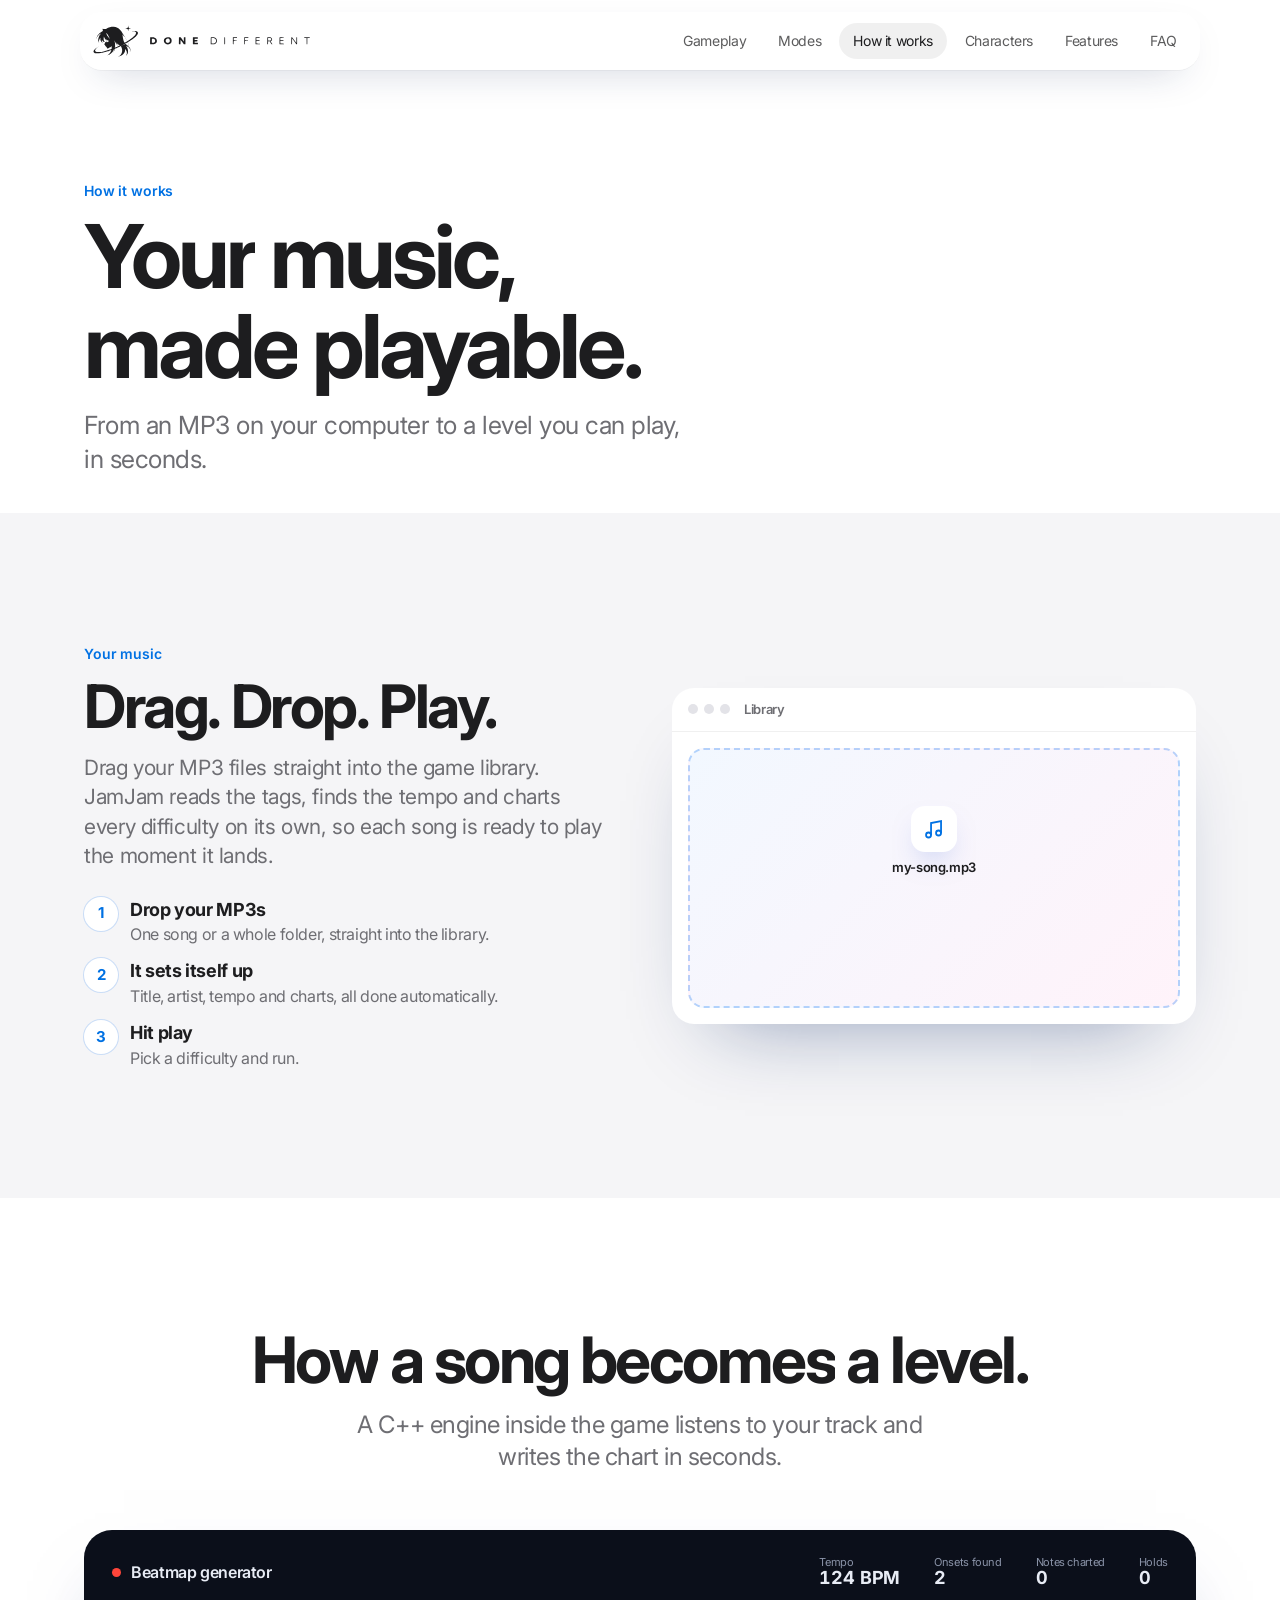
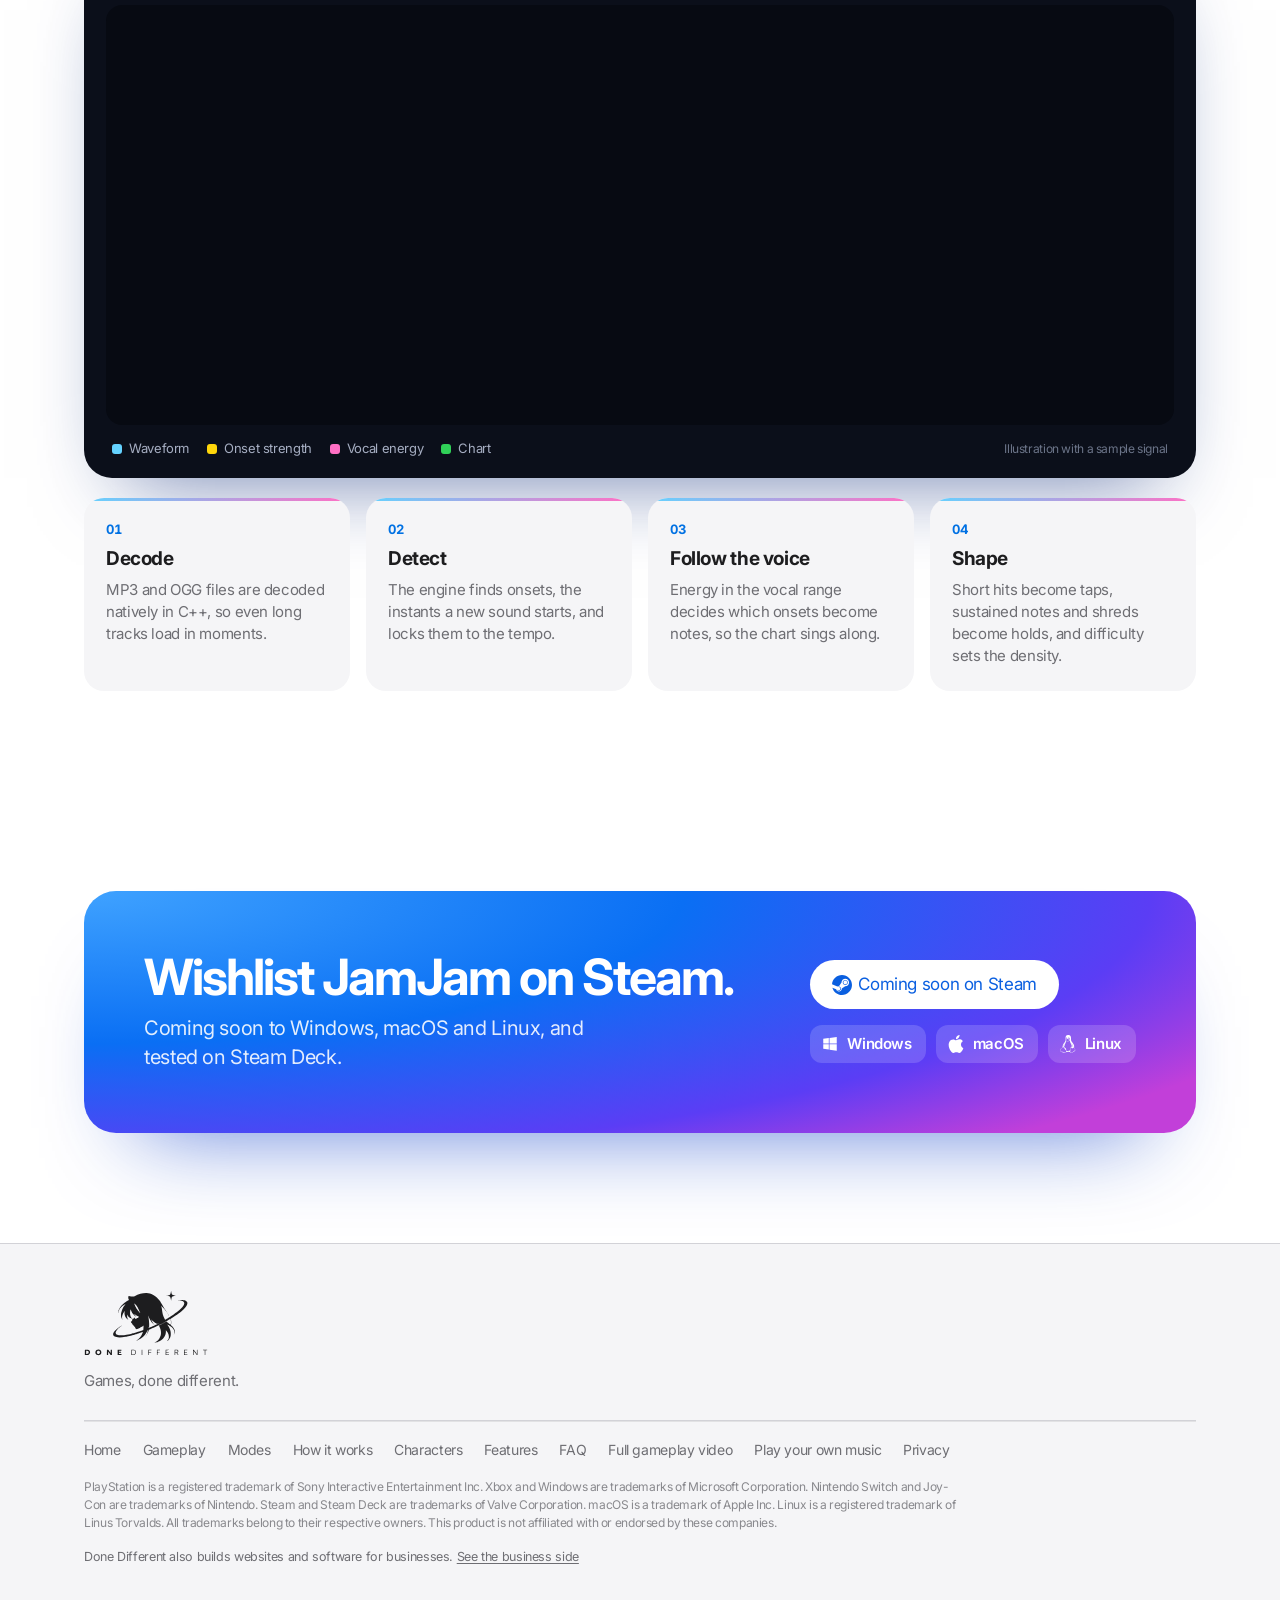
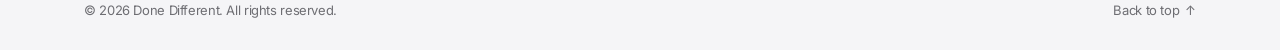
<file: how-it-works/index.html>
<!DOCTYPE html>
<html lang="en" dir="ltr">
<head>
<meta charset="utf-8">
<link rel="icon" href="/favicon.ico" sizes="48x48"><link rel="icon" type="image/png" sizes="96x96" href="/favicon-96.png"><link rel="icon" type="image/png" sizes="192x192" href="/favicon-192.png"><link rel="apple-touch-icon" href="/apple-touch-icon.png"><meta name="robots" content="index, follow, max-image-preview:large"><meta name="viewport" content="width=device-width, initial-scale=1">
<title>How JamJam works | Your music, made playable</title>
<meta property="og:locale" content="en_US"><script type="application/ld+json">[{"@context": "https://schema.org", "@type": "Organization", "@id": "https://donedifferent.net/#studio", "name": "Done Different", "url": "https://donedifferent.net/", "logo": "https://donedifferent.net/favicon-192.png"}, {"@context": "https://schema.org", "@type": "VideoGame", "@id": "https://donedifferent.net/#jamjam", "name": "JamJam", "url": "https://donedifferent.net/", "image": "https://donedifferent.net/og.png", "alternateName": ["JamJam rhythm runner", "JamJam by Done Different"], "disambiguatingDescription": "A pixel-art rhythm runner by Done Different that turns your own music into playable levels.", "description": "JamJam is a rhythm runner where any song becomes a level. Drop in your MP3s and play. Coming soon to Steam for Windows, macOS and Linux.", "genre": ["Rhythm", "Runner", "Music"], "gamePlatform": ["Windows", "macOS", "Linux", "Steam Deck"], "operatingSystem": "Windows, macOS, Linux, SteamOS", "playMode": ["SinglePlayer", "CoOp", "MultiPlayer"], "inLanguage": "en", "keywords": "rhythm game, rhythm runner, play your own music, MP3 rhythm game, Steam Deck, local co-op, online versus", "author": {"@id": "https://donedifferent.net/#studio"}, "publisher": {"@id": "https://donedifferent.net/#studio"}}]</script><link rel="canonical" href="https://donedifferent.net/how-it-works/">
<meta name="theme-color" content="#0A6FF4">
<meta property="og:type" content="website">
<meta property="og:site_name" content="Done Different Games">
<meta property="og:url" content="https://donedifferent.net/how-it-works/">
<meta property="og:title" content="How JamJam works | Your music, made playable">
<meta property="og:description" content="Drag and drop your MP3s into JamJam and a C++ engine charts every song in seconds, ready to play.">
<meta property="og:image" content="https://donedifferent.net/og/how-it-works.png">
<meta property="og:image:width" content="1200">
<meta property="og:image:height" content="630">
<meta property="og:image:alt" content="How JamJam works">
<meta name="twitter:card" content="summary_large_image">
<meta name="twitter:title" content="How JamJam works | Your music, made playable">
<meta name="twitter:description" content="Drag and drop your MP3s into JamJam and a C++ engine charts every song in seconds, ready to play.">
<meta name="twitter:image" content="https://donedifferent.net/og/how-it-works.png">


<meta name="description" content="Drag and drop your MP3s into JamJam and a C++ engine charts every song in seconds, ready to play.">
<link rel="preconnect" href="https://fonts.googleapis.com">
<link rel="preconnect" href="https://fonts.gstatic.com" crossorigin>
<link href="https://fonts.googleapis.com/css2?family=Inter:wght@400;500;600;700&family=Montserrat:wght@300;700&family=Tajawal:wght@500;700&display=swap" rel="stylesheet">
<link rel="stylesheet" href="/assets/g-da9f8c3337.css">
<script>window.DD_SPY=[["top", "/how-it-works/"]]</script><script>window.DD_MAIL={"url": "https://script.google.com/macros/s/AKfycbyFYFGSmdoYCowIifRj9fHhZEJKQX8gg5jzKDLyOiDbAR0hf-uWY4Wv-mmm1ukl56oY/exec"}</script></head>
<body><svg width="0" height="0" style="position:absolute" aria-hidden="true"><defs><symbol id="dd-mark" viewBox="0 0 1567 1102"><path fill="currentColor" fill-rule="evenodd" d="M869.5 1084.1C868.9 1083.0 872.8 1080.0 875.0 1080.0C875.8 1080.0 877.8 1079.3 879.4 1078.5C880.9 1077.7 882.7 1077.0 883.4 1077.0C884.0 1077.0 888.3 1075.0 893.0 1072.7C931.2 1053.5 961.7 1020.9 981.4 978.2C998.2 941.7 1004.3 915.2 1004.4 878.5C1004.5 834.0 995.6 800.1 970.7 750.1L961.5 731.8L964.5 729.4C966.2 728.1 967.9 727.0 968.3 727.0C968.8 727.0 974.6 723.7 981.3 719.8C988.0 715.8 1015.1 701.7 1041.5 688.4C1067.9 675.2 1092.7 662.7 1096.5 660.7C1100.3 658.7 1107.1 655.5 1111.4 653.5C1119.1 650.1 1119.4 650.0 1121.9 651.7C1125.6 654.1 1141.4 666.4 1149.1 672.9C1156.5 679.2 1174.0 693.4 1190.2 706.4C1196.1 711.1 1201.8 715.0 1202.9 715.0C1205.3 715.0 1207.5 706.7 1209.5 689.3C1212.3 665.2 1211.0 640.1 1205.7 617.5C1201.2 598.4 1200.5 596.0 1199.2 596.0C1198.4 596.0 1195.1 597.6 1191.9 599.5C1188.6 601.4 1185.7 603.0 1185.5 603.0C1185.3 603.0 1180.6 605.7 1175.1 609.0C1169.5 612.3 1164.8 615.0 1164.5 615.0C1164.3 615.0 1160.8 616.9 1156.8 619.3C1152.8 621.7 1148.8 623.9 1148.0 624.3C1147.2 624.7 1145.6 625.6 1144.5 626.3C1143.4 627.0 1139.3 629.3 1135.5 631.5C1131.6 633.7 1127.6 636.0 1126.5 636.7C1125.4 637.4 1123.8 638.2 1123.0 638.6C1122.2 639.0 1115.7 642.8 1108.5 647.0C1095.9 654.4 1081.3 662.5 1062.5 672.5C1040.9 683.9 1036.3 686.4 1033.5 688.0C1031.8 689.0 1026.5 691.9 1021.5 694.5C1016.5 697.1 1009.3 701.0 1005.3 703.1C1001.3 705.3 980.9 715.6 959.8 726.1C924.0 744.0 905.5 752.8 873.5 767.0C866.4 770.2 856.2 774.8 851.0 777.3C838.0 783.4 833.0 785.6 822.5 790.0C817.6 792.1 805.2 797.4 795.0 801.8C784.8 806.2 772.5 811.5 767.5 813.5C755.3 818.5 754.2 819.3 753.4 823.7C753.1 825.8 752.2 829.5 751.5 832.0C750.8 834.5 749.5 839.2 748.6 842.5C747.7 845.8 746.3 850.1 745.5 852.0C744.8 853.9 742.8 859.1 741.0 863.5C739.3 867.9 737.3 872.7 736.5 874.2C735.7 875.6 735.0 877.4 735.0 878.1C735.0 879.9 722.0 905.6 715.9 915.8C708.4 928.3 700.5 939.2 692.8 947.4C684.9 955.8 683.1 955.8 689.6 947.4C701.5 932.3 715.1 906.8 721.0 889.0C722.6 883.9 723.5 881.0 727.4 867.5C730.0 858.6 735.0 833.9 735.0 830.0C735.0 827.4 732.6 827.5 727.6 830.3C724.2 832.3 723.3 833.6 719.8 842.5C696.5 901.8 654.7 953.5 596.5 995.1C583.0 1004.7 534.2 1032.0 530.5 1032.0C530.2 1032.0 527.6 1033.1 524.7 1034.5C519.7 1037.0 507.7 1041.8 497.7 1045.5C494.4 1046.6 492.5 1046.9 491.8 1046.2C491.3 1045.7 491.2 1045.0 491.7 1044.7C492.1 1044.5 496.6 1042.1 501.5 1039.5C550.5 1013.7 591.3 966.8 616.1 908.0C621.6 894.8 631.4 866.0 630.6 865.2C630.0 864.7 624.1 866.5 609.0 871.9C591.3 878.1 565.0 887.2 551.0 891.9C536.8 896.7 528.5 899.3 504.5 906.5C497.9 908.5 491.4 910.5 490.0 911.0C488.6 911.5 484.4 912.8 480.5 913.9C476.6 915.0 465.2 918.4 455.0 921.4C444.8 924.4 434.7 927.3 432.5 927.9C430.3 928.4 423.3 930.3 417.0 931.9C364.7 945.8 336.2 952.5 306.0 957.9C296.9 959.5 280.7 962.5 270.0 964.5C227.2 972.3 185.0 976.4 147.5 976.4C99.9 976.3 73.8 972.0 50.8 960.4C26.4 948.1 18.0 936.3 18.0 914.1C18.0 898.1 20.9 889.3 32.1 871.3C46.2 848.8 83.0 812.3 113.8 790.2C116.4 788.3 123.0 783.5 128.5 779.5C164.9 753.1 197.3 731.9 198.9 733.5C199.2 733.9 199.0 734.4 198.4 734.8C180.5 747.1 142.0 777.6 128.0 790.6C123.9 794.5 118.3 799.6 115.7 802.0C113.0 804.4 106.7 811.4 101.6 817.4C76.9 846.8 66.4 872.1 71.3 890.0C76.5 908.8 92.7 920.8 122.5 928.0C142.8 932.9 149.7 933.5 185.5 933.4C219.8 933.2 230.6 932.5 267.0 927.6C299.9 923.2 355.4 912.0 399.5 900.8C403.9 899.7 409.8 898.2 412.5 897.5C415.2 896.8 421.3 895.2 426.0 893.8C430.7 892.4 437.4 890.5 441.0 889.5C455.8 885.4 490.5 875.1 501.5 871.5C503.7 870.8 510.2 868.7 516.0 866.9C531.4 862.2 575.2 847.7 585.0 844.0C589.7 842.3 595.3 840.3 597.5 839.5C604.4 837.2 616.4 833.0 618.5 832.1C619.6 831.6 623.6 830.2 627.5 829.0C641.3 824.5 640.4 825.8 642.0 807.5C644.7 777.4 645.0 771.3 644.9 753.2C644.7 731.9 644.3 730.6 639.2 735.2C636.4 737.8 621.9 748.1 609.0 756.7C604.9 759.4 595.2 765.2 587.5 769.5C579.8 773.7 573.0 777.6 572.5 778.0C570.0 779.9 541.0 794.4 531.4 798.5C514.0 805.9 503.5 808.1 496.1 806.0C487.5 803.6 483.4 798.4 476.9 782.2C470.1 764.9 465.3 758.7 453.8 751.9C446.8 747.8 443.0 743.1 443.0 738.6C443.0 734.0 441.3 732.2 432.0 727.5C421.8 722.2 419.0 718.4 419.0 709.4C418.9 701.5 416.0 696.7 403.1 683.5C390.4 670.7 383.0 661.1 383.0 657.4C383.0 656.2 384.1 654.5 385.4 653.7C393.4 648.4 405.2 635.8 409.9 627.5C415.2 618.2 417.5 605.6 415.1 599.5C414.1 597.1 415.5 594.0 417.5 594.0C419.9 594.0 439.8 587.2 442.7 585.3C452.6 579.2 457.1 573.0 451.7 573.0C450.4 573.0 448.9 573.5 448.2 574.2C446.2 576.2 445.7 574.3 447.2 569.8C449.1 564.1 450.8 564.0 458.9 569.4C465.6 573.8 465.9 574.2 468.9 581.9C470.6 586.3 472.0 591.3 472.0 593.0C472.0 597.5 473.6 597.5 485.6 593.4C497.9 589.3 509.1 583.9 516.5 578.6C519.2 576.6 522.1 575.0 522.9 575.0C525.5 575.0 537.5 566.1 542.3 560.6C545.0 557.5 548.5 554.6 550.5 553.9C552.4 553.2 554.0 552.0 554.0 551.3C554.0 549.8 553.5 549.6 539.0 544.3C514.8 535.6 484.8 518.3 463.3 500.8C452.2 491.8 451.0 493.2 459.5 505.6C466.4 515.7 484.2 535.5 491.0 540.5C496.1 544.3 497.5 547.9 493.5 547.2C490.7 546.7 471.1 534.7 462.2 528.1C454.9 522.6 434.2 501.6 424.7 489.9C408.7 470.4 388.6 431.6 379.4 402.6C377.3 395.7 375.8 400.0 370.4 430.5C367.9 444.1 367.7 447.9 367.6 471.0C367.5 488.7 367.9 498.3 368.8 502.5C375.0 530.7 377.6 539.5 383.0 550.5C388.3 561.2 400.6 578.4 406.6 583.3C414.1 589.6 405.3 589.8 386.5 584.0C351.9 573.1 324.3 546.7 313.3 514.1C307.4 496.4 306.8 498.1 307.4 529.8C307.8 551.3 308.3 558.1 309.9 565.0C314.0 582.9 320.3 597.4 327.7 606.1C334.9 614.6 332.5 615.5 321.6 608.3C301.8 595.4 288.0 581.1 276.3 561.5C263.7 540.2 258.6 525.8 254.4 499.9C252.8 489.7 252.9 454.6 254.6 440.8C255.4 434.8 254.1 434.6 250.3 440.3C248.8 442.7 244.1 449.8 239.9 456.1C215.2 493.0 202.0 531.9 202.0 567.5C202.0 582.7 203.7 590.4 209.5 602.3C213.8 611.2 213.4 613.3 208.3 607.5C200.0 598.0 189.4 577.0 185.2 562.0C179.2 540.5 178.3 505.3 182.9 480.0C187.2 456.7 197.1 423.2 204.6 406.2C205.9 403.2 207.0 400.4 207.0 399.9C207.0 398.5 217.1 377.1 221.0 370.1C224.2 364.4 229.4 355.0 233.4 347.6C237.3 340.4 250.7 320.7 261.2 306.7C274.0 289.6 273.8 289.4 256.1 300.5C222.5 321.6 204.5 335.5 181.7 357.9C162.1 377.1 154.0 388.1 142.9 410.0C131.7 432.2 127.3 455.4 130.3 476.4C131.4 483.6 129.9 483.2 127.4 475.7C126.0 471.6 125.6 467.4 125.7 455.0C125.8 435.4 128.3 423.7 136.9 402.5C138.3 399.2 145.0 385.7 147.2 382.0C158.6 362.4 169.7 346.0 179.3 334.5C185.7 326.8 211.0 299.2 212.0 298.8C212.4 298.6 218.5 293.2 225.6 286.8C251.3 263.5 287.9 237.0 324.0 215.5C333.1 210.1 341.1 205.1 341.9 204.4C343.1 203.3 342.9 202.2 340.5 196.8C329.8 173.1 327.1 146.4 333.9 132.5C337.3 125.7 339.5 124.1 343.2 126.1C347.8 128.6 368.8 133.3 383.0 135.0C393.6 136.3 420.8 136.3 436.2 135.0L448.0 134.0L460.7 127.0C541.4 82.9 631.9 59.4 709.0 62.4C753.9 64.2 799.1 76.0 836.7 95.6C875.2 115.7 898.7 132.8 928.6 162.5C947.4 181.2 958.6 194.5 975.6 218.6C989.9 238.9 1012.5 275.0 1026.3 299.4C1031.2 308.3 1036.5 317.3 1038.0 319.5C1039.5 321.7 1046.1 332.5 1052.8 343.5C1066.5 366.2 1096.2 411.4 1107.6 426.9C1132.3 460.4 1153.7 495.3 1162.6 516.5C1166.5 525.9 1167.2 527.9 1166.8 529.6C1166.3 532.3 1164.8 531.8 1163.8 528.5C1158.8 512.2 1135.1 472.0 1114.7 445.2C1100.8 427.0 1096.6 421.6 1091.7 416.3C1088.8 413.1 1083.7 407.4 1080.5 403.5C1072.5 394.0 1055.6 374.9 1043.5 361.8C1029.9 347.0 1019.4 335.4 1013.9 328.9C1011.3 325.9 1008.9 323.8 1008.5 324.2C1007.7 325.0 1008.3 327.2 1013.6 345.5C1014.9 349.9 1017.7 362.3 1019.9 373.0C1023.6 391.7 1024.7 398.8 1030.5 443.0C1035.6 481.6 1044.3 516.5 1056.7 548.0C1063.3 564.7 1084.8 607.1 1089.7 613.0C1090.6 614.0 1150.7 578.8 1178.7 560.8C1184.1 557.3 1189.4 554.0 1190.5 553.4C1198.8 548.7 1245.0 518.1 1272.5 499.1C1289.8 487.2 1331.7 456.4 1340.0 449.5C1344.1 446.1 1350.2 441.1 1353.6 438.4C1406.4 395.8 1447.4 354.3 1464.7 325.9C1482.8 296.4 1487.1 280.9 1482.7 262.3C1478.8 246.2 1464.9 232.4 1445.0 224.7C1432.2 219.8 1423.5 217.3 1414.0 215.9C1411.0 215.5 1405.8 214.6 1402.5 214.0C1399.2 213.4 1380.8 212.7 1361.5 212.3C1341.9 211.9 1328.3 211.3 1330.5 210.9C1358.5 205.9 1415.9 203.5 1449.4 206.1C1465.1 207.3 1480.9 209.9 1491.5 213.0C1495.3 214.2 1499.9 215.5 1501.7 215.9C1507.1 217.3 1522.2 225.1 1527.8 229.3C1538.2 237.1 1547.1 251.7 1549.1 264.1C1554.7 297.7 1525.3 348.0 1467.9 403.0C1459.0 411.5 1449.4 420.5 1446.4 423.0C1443.5 425.5 1433.3 434.1 1423.8 442.1C1414.3 450.1 1394.6 465.5 1380.0 476.3C1365.4 487.1 1350.6 498.1 1347.0 500.7C1340.6 505.5 1294.4 536.1 1269.0 552.5C1253.1 562.8 1221.0 582.5 1212.7 587.1C1209.6 588.8 1205.8 591.4 1204.4 592.7L1201.7 595.1L1203.9 596.6C1205.0 597.4 1206.0 599.1 1206.0 600.3C1206.0 601.5 1206.6 604.5 1207.4 607.0C1213.6 626.8 1215.2 636.8 1215.8 660.0C1216.3 683.2 1215.3 696.0 1211.5 710.3C1210.1 715.6 1209.0 720.5 1209.0 721.0C1209.0 721.5 1212.9 725.6 1217.8 730.2C1239.9 751.1 1253.5 766.3 1263.8 781.9C1284.6 813.1 1290.5 830.3 1290.4 859.0C1290.3 875.9 1290.2 876.3 1285.2 892.5C1281.9 903.4 1273.9 918.1 1268.7 923.3C1264.6 927.3 1264.3 925.9 1267.9 920.0C1269.6 917.2 1271.0 914.8 1271.0 914.5C1271.0 914.3 1272.3 911.3 1274.0 907.8C1279.8 895.5 1280.2 893.4 1280.7 876.0C1281.4 852.9 1279.6 845.1 1266.8 818.0C1260.6 804.7 1253.9 795.8 1238.1 779.7C1225.5 766.8 1217.2 759.5 1207.2 752.6C1198.1 746.3 1167.0 727.6 1155.0 721.3C1148.7 717.9 1142.1 714.4 1140.3 713.4C1136.2 711.0 1135.0 712.2 1137.8 715.9C1139.7 718.4 1158.3 748.8 1164.3 759.0C1168.2 765.8 1176.5 782.8 1186.2 804.0C1189.8 811.8 1190.8 814.3 1192.6 820.5C1193.5 823.8 1194.9 828.3 1195.6 830.5C1196.2 832.7 1197.5 837.2 1198.3 840.5C1199.2 843.8 1200.3 848.3 1200.9 850.6C1207.1 874.4 1208.7 923.3 1204.0 943.5C1196.9 973.6 1192.3 984.9 1178.6 1006.0C1168.8 1021.1 1161.9 1029.1 1151.1 1038.2C1141.3 1046.4 1135.6 1049.9 1134.3 1048.6C1133.9 1048.2 1134.0 1047.6 1134.5 1047.2C1136.9 1045.5 1147.9 1032.1 1150.7 1027.4C1162.5 1007.8 1167.0 990.6 1167.0 964.3C1167.0 931.5 1158.7 903.4 1139.2 870.5C1129.2 853.7 1106.5 825.3 1104.5 827.2C1104.1 827.6 1104.4 835.7 1105.0 845.2C1106.1 860.4 1106.1 864.3 1104.6 877.0C1102.6 894.3 1099.0 912.6 1095.5 922.5C1074.3 983.1 1027.7 1030.9 961.5 1059.9C958.8 1061.1 955.1 1062.7 953.5 1063.4C951.9 1064.2 948.7 1065.4 946.5 1066.3C944.3 1067.1 940.7 1068.5 938.5 1069.3C934.6 1070.8 927.0 1073.2 922.0 1074.4C920.6 1074.8 916.1 1076.0 912.0 1077.1C904.4 1079.1 895.6 1080.8 880.0 1083.5C869.8 1085.3 870.3 1085.2 869.5 1084.1ZM742.5 783.9C743.9 782.6 744.5 757.1 743.2 755.8C742.5 755.1 741.9 756.0 741.5 758.6C740.5 764.5 737.1 781.2 736.4 783.9C735.7 786.1 735.9 786.2 738.6 785.6C740.2 785.2 742.0 784.4 742.5 783.9ZM765.8 775.5C768.7 774.1 771.2 773.0 771.5 773.0C773.5 773.0 854.1 736.7 869.0 729.0C872.0 727.5 884.2 721.8 896.0 716.4C919.2 705.9 952.3 689.3 952.8 687.9C953.0 687.4 954.0 687.0 955.0 687.0C956.0 687.0 957.2 686.5 957.5 686.0C958.3 684.7 955.5 684.7 953.2 686.0C950.7 687.3 940.7 691.7 932.0 695.3L924.5 698.3L916.5 695.5C906.8 692.1 898.7 688.2 889.7 682.4C879.1 675.6 857.1 659.0 848.2 651.1C840.7 644.5 819.3 621.5 810.7 610.8C806.9 606.0 804.1 604.4 805.5 607.8C805.9 608.7 807.3 612.9 808.7 617.0C814.3 633.8 820.7 648.1 828.9 661.8C832.1 667.2 836.5 674.7 838.8 678.7C844.4 688.3 857.0 705.1 864.3 712.7C867.5 716.1 870.0 719.4 869.8 720.1C868.9 722.7 849.1 704.5 828.2 681.8C808.4 660.2 784.1 622.2 764.7 582.5C757.2 567.2 750.0 551.3 750.0 549.9C750.0 549.5 748.6 546.2 747.0 542.7C745.4 539.1 744.0 535.7 744.0 535.2C744.0 534.7 743.3 533.6 742.4 532.9C740.9 531.7 740.8 531.9 741.2 535.5C741.5 537.7 742.7 543.8 744.0 549.0C746.6 560.2 748.8 572.5 750.0 583.0C750.5 587.1 751.4 593.2 751.9 596.5C756.8 626.1 757.9 637.0 761.1 691.9C762.3 712.4 761.7 739.0 759.3 769.9C758.9 774.9 759.1 778.0 759.7 778.0C760.2 778.0 763.0 776.9 765.8 775.5ZM576.0 470.9C575.5 469.2 574.7 467.3 574.2 466.7C573.7 466.0 572.3 463.0 571.0 460.0C569.8 457.0 567.7 452.2 566.4 449.5C560.7 436.9 558.0 430.8 558.0 430.4C558.0 430.1 555.1 423.9 551.6 416.7C548.1 409.4 544.3 401.5 543.2 399.0C542.1 396.5 539.3 390.2 537.0 385.0C534.6 379.8 532.4 375.1 532.0 374.5C531.6 373.9 528.6 368.6 525.5 362.5C507.8 328.6 491.3 307.1 468.7 288.3C464.2 284.5 459.8 280.7 458.8 279.8C457.8 278.8 456.5 278.0 456.0 278.0C452.6 278.0 459.4 300.8 469.1 321.7C471.2 326.3 473.9 332.3 475.2 335.2C478.6 343.3 488.7 362.4 493.4 369.8C495.8 373.5 498.7 378.3 499.8 380.6C504.2 389.3 530.1 423.7 546.4 442.5C552.5 449.6 568.6 467.4 572.7 471.7C575.8 474.9 577.0 474.6 576.0 470.9ZM1211.7 215.8C1211.4 214.5 1209.9 205.8 1208.5 196.5C1205.4 176.4 1200.3 157.4 1195.2 147.0C1191.7 139.8 1191.2 139.3 1184.5 135.8C1173.1 129.7 1147.9 122.6 1130.0 120.5C1121.1 119.5 1119.0 118.9 1119.0 117.5C1119.0 116.6 1120.7 115.9 1123.8 115.5C1133.9 114.2 1153.7 109.7 1165.8 106.1C1180.9 101.5 1185.4 99.6 1189.8 96.3C1197.6 90.4 1206.3 62.8 1210.4 31.1C1211.3 24.2 1212.3 18.4 1212.6 18.1C1213.7 17.0 1215.0 20.7 1215.0 25.0C1215.0 34.1 1221.3 65.0 1225.4 76.5C1231.0 92.4 1233.3 95.6 1242.0 100.0C1252.0 105.1 1288.9 114.9 1298.3 115.0C1300.0 115.1 1302.8 115.7 1304.5 116.4L1307.5 117.8L1305.0 118.7C1303.6 119.3 1299.6 120.0 1296.0 120.4C1270.6 123.2 1239.3 133.7 1233.1 141.6C1225.8 150.8 1216.9 186.0 1214.8 213.9C1214.5 217.9 1212.5 219.1 1211.7 215.8Z"/></symbol><symbol id="dd-word" viewBox="0 0 2555 150"><path fill="currentColor" fill-rule="evenodd" d="M278.0 131.1C258.5 126.0 242.4 110.9 236.8 92.6C234.3 84.3 233.9 69.8 236.0 61.0C243.9 27.8 283.1 9.3 319.8 21.6C333.7 26.2 348.6 39.2 353.8 51.2C359.7 65.2 359.1 87.4 352.4 101.7C349.4 108.0 339.2 118.8 331.7 123.7C319.0 132.0 294.2 135.4 278.0 131.1ZM18.7 130.3C17.7 129.4 17.8 21.0 18.8 21.0C39.9 20.5 76.7 21.0 80.9 21.9C90.5 23.9 104.1 31.1 110.6 37.6C136.4 63.4 128.9 107.2 96.0 123.4C82.3 130.1 76.4 131.0 46.0 131.0C31.4 131.0 19.0 130.7 18.7 130.3ZM473.2 129.7C472.1 128.4 472.4 22.8 473.5 21.0C474.0 20.2 497.1 20.6 499.7 21.5C501.1 22.0 515.9 41.6 526.5 57.0C536.7 71.9 546.8 85.3 548.6 86.3C549.8 87.0 550.0 82.5 550.0 54.6C550.0 16.3 548.5 19.8 564.7 20.2L575.5 20.5L575.5 75.5L575.5 130.5L563.3 130.8C554.3 131.0 550.9 130.7 550.1 129.8C547.4 126.4 524.8 95.5 519.5 88.0C507.9 71.3 500.7 62.0 499.5 62.0C498.4 62.0 498.1 68.5 498.1 95.6C498.1 114.0 497.8 129.6 497.5 130.1C496.5 131.5 474.4 131.2 473.2 129.7ZM693.7 129.6C693.4 128.7 693.1 104.3 693.0 75.2C693.0 30.7 693.2 22.1 694.4 21.1C696.5 19.3 768.5 19.7 770.0 21.5C770.7 22.3 771.0 26.4 770.8 32.1L770.5 41.5L746.5 41.8C733.3 41.9 722.2 42.4 721.7 42.9C720.7 43.9 720.2 60.7 721.1 62.2C721.5 62.8 730.7 63.5 743.1 63.8L764.5 64.5L764.5 74.5L764.5 84.5L743.0 85.0L721.5 85.5L720.9 95.5C720.6 101.0 720.6 106.1 720.8 106.8C721.1 107.7 727.1 108.0 746.0 108.0C766.0 108.0 771.0 108.3 771.9 109.4C772.7 110.3 773.0 114.2 772.8 120.6L772.5 130.5L733.4 130.8C699.7 131.0 694.1 130.8 693.7 129.6ZM975.7 130.3C974.3 129.0 974.9 23.3 976.2 22.3C978.5 20.4 1015.5 19.8 1025.0 21.4C1055.5 26.6 1073.1 46.1 1073.2 74.9C1073.3 99.3 1060.8 118.3 1039.8 125.7C1026.8 130.3 1021.4 131.0 998.5 131.0C986.3 131.0 976.0 130.7 975.7 130.3ZM1190.5 130.0C1189.5 128.3 1189.1 24.7 1190.2 22.8C1191.3 20.6 1199.2 20.3 1200.9 22.4C1201.7 23.3 1201.9 38.5 1201.8 77.1L1201.5 130.5L1196.3 130.8C1193.4 131.0 1190.9 130.6 1190.5 130.0ZM1325.1 129.6C1324.3 128.7 1324.1 113.5 1324.2 74.9L1324.5 21.5L1356.0 21.0C1373.3 20.7 1388.3 20.8 1389.2 21.2C1391.7 22.4 1392.4 25.8 1390.6 28.5L1389.0 31.0L1363.5 31.0C1346.5 31.0 1337.9 31.4 1337.5 32.1C1336.6 33.5 1336.6 67.6 1337.5 68.9C1337.9 69.6 1345.8 70.0 1360.4 70.0C1384.1 70.0 1385.0 70.2 1385.0 75.0C1385.0 79.8 1384.1 80.0 1361.2 80.0C1348.1 80.0 1339.1 80.4 1337.9 81.1C1336.0 82.1 1335.9 83.1 1336.1 105.5C1336.1 118.4 1335.9 129.3 1335.5 129.9C1334.6 131.5 1326.5 131.2 1325.1 129.6ZM1503.5 129.8C1503.2 129.1 1503.1 104.4 1503.2 75.0L1503.5 21.5L1536.0 21.5L1568.5 21.5L1568.8 25.1C1569.0 27.2 1568.6 29.1 1567.7 29.8C1566.8 30.6 1558.1 31.1 1540.4 31.2L1514.5 31.5L1514.3 49.0C1514.3 58.6 1514.4 67.3 1514.7 68.2C1515.1 69.8 1517.3 70.0 1539.3 70.2L1563.5 70.5L1563.5 75.0L1563.5 79.5L1539.8 80.0C1526.8 80.3 1515.8 80.8 1515.4 81.2C1515.0 81.6 1514.5 92.4 1514.3 105.2C1514.1 118.0 1513.7 129.1 1513.5 129.8C1513.2 130.5 1511.3 131.0 1508.5 131.0C1505.8 131.0 1503.7 130.5 1503.5 129.8ZM1683.6 130.1C1682.5 128.4 1682.9 22.7 1684.0 21.6C1685.4 20.2 1748.9 20.6 1750.7 22.1C1752.5 23.7 1752.3 26.4 1750.2 28.9C1748.6 30.9 1747.6 31.0 1722.0 31.3L1695.5 31.5L1695.2 48.9C1695.0 61.2 1695.3 66.7 1696.1 67.7C1697.1 68.9 1701.4 69.1 1720.8 68.9C1739.8 68.8 1744.4 69.0 1745.1 70.1C1746.3 72.0 1746.2 74.7 1745.0 77.1C1744.0 78.9 1742.6 79.0 1720.7 79.0C1703.9 79.0 1697.1 79.3 1696.2 80.2C1694.7 81.7 1694.5 116.7 1696.0 119.0C1696.8 120.3 1701.1 120.5 1724.2 120.5L1751.5 120.5L1752.4 123.2C1753.1 125.1 1753.0 126.7 1752.2 128.5L1751.0 131.0L1717.6 131.0C1699.2 131.0 1683.9 130.6 1683.6 130.1ZM1868.6 129.5C1867.7 127.0 1867.9 23.7 1868.9 22.1C1869.6 21.1 1874.4 20.8 1893.1 20.9C1915.0 21.1 1916.9 21.2 1923.4 23.5C1939.9 29.3 1948.0 45.8 1942.4 62.3C1940.8 67.1 1932.8 77.0 1930.5 77.0C1929.8 77.0 1928.7 77.6 1928.1 78.3C1927.5 79.1 1925.2 80.3 1922.9 81.0C1917.7 82.7 1917.1 84.4 1920.2 87.8C1922.3 90.2 1926.3 95.9 1940.7 117.3C1943.0 120.7 1945.8 124.7 1946.9 126.2C1950.3 130.5 1949.7 131.1 1942.3 130.8L1935.5 130.5L1924.5 113.8C1918.5 104.6 1911.7 94.2 1909.5 90.8L1905.5 84.5L1894.5 84.2C1888.5 84.1 1882.8 84.4 1882.0 85.0C1880.8 85.8 1880.4 89.9 1880.0 108.2L1879.5 130.5L1874.4 130.8C1870.4 131.0 1869.1 130.7 1868.6 129.5ZM2062.2 129.8C2060.8 128.4 2060.4 24.4 2061.9 22.2C2063.0 20.4 2126.5 20.3 2128.6 22.1C2130.5 23.7 2130.4 27.4 2128.2 29.3C2126.8 30.6 2122.6 30.9 2100.6 31.0C2086.4 31.0 2074.4 31.3 2074.0 31.5C2073.4 31.9 2073.8 66.9 2074.4 67.7C2074.4 67.8 2085.0 68.0 2097.9 68.2C2119.3 68.6 2121.4 68.8 2122.6 70.5C2124.4 73.0 2124.4 75.5 2122.4 77.4C2121.1 78.8 2117.5 79.0 2098.5 79.0C2079.4 79.0 2075.9 79.2 2074.6 80.6C2073.2 82.0 2073.0 84.5 2073.6 100.3C2073.9 110.3 2074.5 118.9 2075.0 119.3C2075.4 119.8 2088.1 120.2 2103.1 120.3L2130.5 120.5L2130.5 125.5L2130.5 130.5L2097.0 130.8C2071.7 131.0 2063.1 130.7 2062.2 129.8ZM2247.6 129.4C2246.3 126.0 2246.9 22.0 2248.2 21.6C2248.9 21.3 2251.5 20.9 2253.9 20.7C2258.0 20.2 2258.7 20.4 2261.4 23.4C2266.1 28.3 2291.5 62.9 2323.5 107.8C2324.4 109.0 2325.5 110.0 2326.0 110.0C2326.6 110.0 2327.0 93.3 2327.0 66.2C2327.0 33.5 2327.3 22.1 2328.2 21.2C2329.8 19.6 2336.5 19.7 2337.9 21.4C2338.7 22.3 2338.9 37.6 2338.8 76.6L2338.5 130.5L2332.3 130.8L2326.2 131.1L2320.7 123.8C2317.8 119.8 2311.5 111.1 2307.0 104.5C2297.9 91.5 2284.1 72.5 2272.1 56.3C2267.9 50.7 2263.7 45.0 2262.7 43.5C2261.7 42.1 2260.5 41.2 2260.0 41.5C2259.5 41.8 2259.1 60.7 2259.0 85.2C2259.0 115.2 2258.6 128.7 2257.9 129.7C2256.3 131.6 2248.4 131.4 2247.6 129.4ZM2489.7 130.3C2489.3 130.0 2488.9 113.0 2488.9 92.6C2488.8 72.2 2488.5 50.1 2488.1 43.5L2487.5 31.5L2470.6 31.2C2460.2 31.1 2453.1 30.5 2452.3 29.9C2450.7 28.5 2450.6 22.4 2452.1 21.4C2452.9 20.9 2502.5 20.7 2537.3 21.0C2537.7 21.0 2538.0 23.1 2537.8 25.8L2537.5 30.5L2520.1 30.8C2510.5 30.9 2502.2 31.4 2501.6 31.9C2500.8 32.5 2500.4 48.4 2500.2 81.2C2500.0 107.7 2499.6 129.8 2499.3 130.2C2498.8 131.2 2490.6 131.2 2489.7 130.3ZM1028.0 117.3C1047.4 112.0 1058.6 98.5 1059.8 79.2C1061.1 56.3 1051.2 40.6 1031.0 33.7C1023.9 31.3 990.9 30.0 988.5 32.0C987.2 33.1 987.0 39.1 987.0 75.4C987.0 101.7 987.4 118.0 988.0 118.6C989.5 120.1 1021.5 119.2 1028.0 117.3ZM305.6 107.6C322.1 103.2 331.5 87.8 328.9 69.6C325.0 42.1 293.5 31.5 272.9 50.7C265.9 57.3 263.5 63.4 263.5 75.0C263.5 92.2 270.9 102.7 286.3 107.5C291.8 109.3 299.3 109.3 305.6 107.6ZM78.4 105.3C84.5 103.1 91.0 96.8 94.1 90.4C96.1 86.2 96.4 83.9 96.5 74.5C96.5 63.5 96.5 63.5 92.8 57.9C85.1 46.0 73.8 41.4 54.0 42.2L45.5 42.5L45.2 74.0C45.1 91.3 45.2 106.1 45.5 106.9C46.3 109.0 71.7 107.8 78.4 105.3ZM1917.1 71.5C1929.2 67.2 1934.9 54.1 1929.7 42.6C1927.5 37.9 1926.4 36.7 1921.8 34.3C1916.7 31.7 1915.7 31.6 1899.7 31.2C1887.5 30.9 1882.6 31.1 1881.5 32.0C1880.3 33.0 1880.0 36.6 1880.0 51.5C1880.0 61.6 1880.3 70.5 1880.6 71.4C1881.5 73.7 1910.7 73.7 1917.1 71.5Z"/></symbol><symbol id="dd-full" viewBox="0 0 2555 1360"><path fill="currentColor" fill-rule="evenodd" d="M278.0 1341.1C258.5 1336.0 242.4 1320.9 236.8 1302.6C234.3 1294.3 233.9 1279.8 236.0 1271.0C243.9 1237.8 283.1 1219.3 319.8 1231.6C333.7 1236.2 348.6 1249.2 353.8 1261.2C359.7 1275.2 359.1 1297.4 352.4 1311.7C349.4 1318.0 339.2 1328.8 331.7 1333.7C319.0 1342.0 294.2 1345.4 278.0 1341.1ZM18.7 1340.3C17.7 1339.4 17.8 1231.0 18.8 1231.0C39.9 1230.5 76.7 1231.0 80.9 1231.9C90.5 1233.9 104.1 1241.1 110.6 1247.6C136.4 1273.4 128.9 1317.2 96.0 1333.4C82.3 1340.1 76.4 1341.0 46.0 1341.0C31.4 1341.0 19.0 1340.7 18.7 1340.3ZM473.2 1339.7C472.1 1338.4 472.4 1232.8 473.5 1231.0C474.0 1230.2 497.1 1230.6 499.7 1231.5C501.1 1232.0 515.9 1251.6 526.5 1267.0C536.7 1281.9 546.8 1295.3 548.6 1296.3C549.8 1297.0 550.0 1292.5 550.0 1264.6C550.0 1226.3 548.5 1229.8 564.7 1230.2L575.5 1230.5L575.5 1285.5L575.5 1340.5L563.3 1340.8C554.3 1341.0 550.9 1340.7 550.1 1339.8C547.4 1336.4 524.8 1305.5 519.5 1298.0C507.9 1281.3 500.7 1272.0 499.5 1272.0C498.4 1272.0 498.1 1278.5 498.1 1305.6C498.1 1324.0 497.8 1339.6 497.5 1340.1C496.5 1341.5 474.4 1341.2 473.2 1339.7ZM693.7 1339.6C693.4 1338.7 693.1 1314.3 693.0 1285.2C693.0 1240.7 693.2 1232.1 694.4 1231.1C696.5 1229.3 768.5 1229.7 770.0 1231.5C770.7 1232.3 771.0 1236.4 770.8 1242.1L770.5 1251.5L746.5 1251.8C733.3 1251.9 722.2 1252.4 721.7 1252.9C720.7 1253.9 720.2 1270.7 721.1 1272.2C721.5 1272.8 730.7 1273.5 743.1 1273.8L764.5 1274.5L764.5 1284.5L764.5 1294.5L743.0 1295.0L721.5 1295.5L720.9 1305.5C720.6 1311.0 720.6 1316.1 720.8 1316.8C721.1 1317.7 727.1 1318.0 746.0 1318.0C766.0 1318.0 771.0 1318.3 771.9 1319.4C772.7 1320.3 773.0 1324.2 772.8 1330.6L772.5 1340.5L733.4 1340.8C699.7 1341.0 694.1 1340.8 693.7 1339.6ZM975.7 1340.3C974.3 1339.0 974.9 1233.3 976.2 1232.3C978.5 1230.4 1015.5 1229.8 1025.0 1231.4C1055.5 1236.6 1073.1 1256.1 1073.2 1284.9C1073.3 1309.3 1060.8 1328.3 1039.8 1335.7C1026.8 1340.3 1021.4 1341.0 998.5 1341.0C986.3 1341.0 976.0 1340.7 975.7 1340.3ZM1190.5 1340.0C1189.5 1338.3 1189.1 1234.7 1190.2 1232.8C1191.3 1230.6 1199.2 1230.3 1200.9 1232.4C1201.7 1233.3 1201.9 1248.5 1201.8 1287.1L1201.5 1340.5L1196.3 1340.8C1193.4 1341.0 1190.9 1340.6 1190.5 1340.0ZM1325.1 1339.6C1324.3 1338.7 1324.1 1323.5 1324.2 1284.9L1324.5 1231.5L1356.0 1231.0C1373.3 1230.7 1388.3 1230.8 1389.2 1231.2C1391.7 1232.4 1392.4 1235.8 1390.6 1238.5L1389.0 1241.0L1363.5 1241.0C1346.5 1241.0 1337.9 1241.4 1337.5 1242.1C1336.6 1243.5 1336.6 1277.6 1337.5 1278.9C1337.9 1279.6 1345.8 1280.0 1360.4 1280.0C1384.1 1280.0 1385.0 1280.2 1385.0 1285.0C1385.0 1289.8 1384.1 1290.0 1361.2 1290.0C1348.1 1290.0 1339.1 1290.4 1337.9 1291.1C1336.0 1292.1 1335.9 1293.1 1336.1 1315.5C1336.1 1328.4 1335.9 1339.3 1335.5 1339.9C1334.6 1341.5 1326.5 1341.2 1325.1 1339.6ZM1503.5 1339.8C1503.2 1339.1 1503.1 1314.4 1503.2 1285.0L1503.5 1231.5L1536.0 1231.5L1568.5 1231.5L1568.8 1235.1C1569.0 1237.2 1568.6 1239.1 1567.7 1239.8C1566.8 1240.6 1558.1 1241.1 1540.4 1241.2L1514.5 1241.5L1514.3 1259.0C1514.3 1268.6 1514.4 1277.3 1514.7 1278.2C1515.1 1279.8 1517.3 1280.0 1539.3 1280.2L1563.5 1280.5L1563.5 1285.0L1563.5 1289.5L1539.8 1290.0C1526.8 1290.3 1515.8 1290.8 1515.4 1291.2C1515.0 1291.6 1514.5 1302.4 1514.3 1315.2C1514.1 1328.0 1513.7 1339.1 1513.5 1339.8C1513.2 1340.5 1511.3 1341.0 1508.5 1341.0C1505.8 1341.0 1503.7 1340.5 1503.5 1339.8ZM1683.6 1340.1C1682.5 1338.4 1682.9 1232.7 1684.0 1231.6C1685.4 1230.2 1748.9 1230.6 1750.7 1232.1C1752.5 1233.7 1752.3 1236.4 1750.2 1238.9C1748.6 1240.9 1747.6 1241.0 1722.0 1241.3L1695.5 1241.5L1695.2 1258.9C1695.0 1271.2 1695.3 1276.7 1696.1 1277.7C1697.1 1278.9 1701.4 1279.1 1720.8 1278.9C1739.8 1278.8 1744.4 1279.0 1745.1 1280.1C1746.3 1282.0 1746.2 1284.7 1745.0 1287.1C1744.0 1288.9 1742.6 1289.0 1720.7 1289.0C1703.9 1289.0 1697.1 1289.3 1696.2 1290.2C1694.7 1291.7 1694.5 1326.7 1696.0 1329.0C1696.8 1330.3 1701.1 1330.5 1724.2 1330.5L1751.5 1330.5L1752.4 1333.2C1753.1 1335.1 1753.0 1336.7 1752.2 1338.5L1751.0 1341.0L1717.6 1341.0C1699.2 1341.0 1683.9 1340.6 1683.6 1340.1ZM1868.6 1339.5C1867.7 1337.0 1867.9 1233.7 1868.9 1232.1C1869.6 1231.1 1874.4 1230.8 1893.1 1230.9C1915.0 1231.1 1916.9 1231.2 1923.4 1233.5C1939.9 1239.3 1948.0 1255.8 1942.4 1272.3C1940.8 1277.1 1932.8 1287.0 1930.5 1287.0C1929.8 1287.0 1928.7 1287.6 1928.1 1288.3C1927.5 1289.1 1925.2 1290.3 1922.9 1291.0C1917.7 1292.7 1917.1 1294.4 1920.2 1297.8C1922.3 1300.2 1926.3 1305.9 1940.7 1327.3C1943.0 1330.7 1945.8 1334.7 1946.9 1336.2C1950.3 1340.5 1949.7 1341.1 1942.3 1340.8L1935.5 1340.5L1924.5 1323.8C1918.5 1314.6 1911.7 1304.2 1909.5 1300.8L1905.5 1294.5L1894.5 1294.2C1888.5 1294.1 1882.8 1294.4 1882.0 1295.0C1880.8 1295.8 1880.4 1299.9 1880.0 1318.2L1879.5 1340.5L1874.4 1340.8C1870.4 1341.0 1869.1 1340.7 1868.6 1339.5ZM2062.2 1339.8C2060.8 1338.4 2060.4 1234.4 2061.9 1232.2C2063.0 1230.4 2126.5 1230.3 2128.6 1232.1C2130.5 1233.7 2130.4 1237.4 2128.2 1239.3C2126.8 1240.6 2122.6 1240.9 2100.6 1241.0C2086.4 1241.0 2074.4 1241.3 2074.0 1241.5C2073.4 1241.9 2073.8 1276.9 2074.4 1277.7C2074.4 1277.8 2085.0 1278.0 2097.9 1278.2C2119.3 1278.6 2121.4 1278.8 2122.6 1280.5C2124.4 1283.0 2124.4 1285.5 2122.4 1287.4C2121.1 1288.8 2117.5 1289.0 2098.5 1289.0C2079.4 1289.0 2075.9 1289.2 2074.6 1290.6C2073.2 1292.0 2073.0 1294.5 2073.6 1310.3C2073.9 1320.3 2074.5 1328.9 2075.0 1329.3C2075.4 1329.8 2088.1 1330.2 2103.1 1330.3L2130.5 1330.5L2130.5 1335.5L2130.5 1340.5L2097.0 1340.8C2071.7 1341.0 2063.1 1340.7 2062.2 1339.8ZM2247.6 1339.4C2246.3 1336.0 2246.9 1232.0 2248.2 1231.6C2248.9 1231.3 2251.5 1230.9 2253.9 1230.7C2258.0 1230.2 2258.7 1230.4 2261.4 1233.4C2266.1 1238.3 2291.5 1272.9 2323.5 1317.8C2324.4 1319.0 2325.5 1320.0 2326.0 1320.0C2326.6 1320.0 2327.0 1303.3 2327.0 1276.2C2327.0 1243.5 2327.3 1232.1 2328.2 1231.2C2329.8 1229.6 2336.5 1229.7 2337.9 1231.4C2338.7 1232.3 2338.9 1247.6 2338.8 1286.6L2338.5 1340.5L2332.3 1340.8L2326.2 1341.1L2320.7 1333.8C2317.8 1329.8 2311.5 1321.1 2307.0 1314.5C2297.9 1301.5 2284.1 1282.5 2272.1 1266.3C2267.9 1260.7 2263.7 1255.0 2262.7 1253.5C2261.7 1252.1 2260.5 1251.2 2260.0 1251.5C2259.5 1251.8 2259.1 1270.7 2259.0 1295.2C2259.0 1325.2 2258.6 1338.7 2257.9 1339.7C2256.3 1341.6 2248.4 1341.4 2247.6 1339.4ZM2489.7 1340.3C2489.3 1340.0 2488.9 1323.0 2488.9 1302.6C2488.8 1282.2 2488.5 1260.1 2488.1 1253.5L2487.5 1241.5L2470.6 1241.2C2460.2 1241.1 2453.1 1240.5 2452.3 1239.9C2450.7 1238.5 2450.6 1232.4 2452.1 1231.4C2452.9 1230.9 2502.5 1230.7 2537.3 1231.0C2537.7 1231.0 2538.0 1233.1 2537.8 1235.8L2537.5 1240.5L2520.1 1240.8C2510.5 1240.9 2502.2 1241.4 2501.6 1241.9C2500.8 1242.5 2500.4 1258.4 2500.2 1291.2C2500.0 1317.7 2499.6 1339.8 2499.3 1340.2C2498.8 1341.2 2490.6 1341.2 2489.7 1340.3ZM1028.0 1327.3C1047.4 1322.0 1058.6 1308.5 1059.8 1289.2C1061.1 1266.3 1051.2 1250.6 1031.0 1243.7C1023.9 1241.3 990.9 1240.0 988.5 1242.0C987.2 1243.1 987.0 1249.1 987.0 1285.4C987.0 1311.7 987.4 1328.0 988.0 1328.6C989.5 1330.1 1021.5 1329.2 1028.0 1327.3ZM305.6 1317.6C322.1 1313.2 331.5 1297.8 328.9 1279.6C325.0 1252.1 293.5 1241.5 272.9 1260.7C265.9 1267.3 263.5 1273.4 263.5 1285.0C263.5 1302.2 270.9 1312.7 286.3 1317.5C291.8 1319.3 299.3 1319.3 305.6 1317.6ZM78.4 1315.3C84.5 1313.1 91.0 1306.8 94.1 1300.4C96.1 1296.2 96.4 1293.9 96.5 1284.5C96.5 1273.5 96.5 1273.5 92.8 1267.9C85.1 1256.0 73.8 1251.4 54.0 1252.2L45.5 1252.5L45.2 1284.0C45.1 1301.3 45.2 1316.1 45.5 1316.9C46.3 1319.0 71.7 1317.8 78.4 1315.3ZM1917.1 1281.5C1929.2 1277.2 1934.9 1264.1 1929.7 1252.6C1927.5 1247.9 1926.4 1246.7 1921.8 1244.3C1916.7 1241.7 1915.7 1241.6 1899.7 1241.2C1887.5 1240.9 1882.6 1241.1 1881.5 1242.0C1880.3 1243.0 1880.0 1246.6 1880.0 1261.5C1880.0 1271.6 1880.3 1280.5 1880.6 1281.4C1881.5 1283.7 1910.7 1283.7 1917.1 1281.5ZM1451.5 1084.1C1450.9 1083.0 1454.8 1080.0 1457.0 1080.0C1457.8 1080.0 1459.8 1079.3 1461.4 1078.5C1462.9 1077.7 1464.7 1077.0 1465.4 1077.0C1466.0 1077.0 1470.3 1075.0 1475.0 1072.7C1513.2 1053.5 1543.7 1020.9 1563.4 978.2C1580.2 941.7 1586.3 915.2 1586.4 878.5C1586.5 834.0 1577.6 800.1 1552.7 750.1L1543.5 731.8L1546.5 729.4C1548.2 728.1 1549.9 727.0 1550.3 727.0C1550.8 727.0 1556.6 723.7 1563.3 719.8C1570.0 715.8 1597.1 701.7 1623.5 688.4C1649.9 675.2 1674.7 662.7 1678.5 660.7C1682.3 658.7 1689.1 655.5 1693.4 653.5C1701.1 650.1 1701.4 650.0 1703.9 651.7C1707.6 654.1 1723.4 666.4 1731.1 672.9C1738.5 679.2 1756.0 693.4 1772.2 706.4C1778.1 711.1 1783.8 715.0 1784.9 715.0C1787.3 715.0 1789.5 706.7 1791.5 689.3C1794.3 665.2 1793.0 640.1 1787.7 617.5C1783.2 598.4 1782.5 596.0 1781.2 596.0C1780.4 596.0 1777.1 597.6 1773.9 599.5C1770.6 601.4 1767.7 603.0 1767.5 603.0C1767.3 603.0 1762.6 605.7 1757.1 609.0C1751.5 612.3 1746.8 615.0 1746.5 615.0C1746.3 615.0 1742.8 616.9 1738.8 619.3C1734.8 621.7 1730.8 623.9 1730.0 624.3C1729.2 624.7 1727.6 625.6 1726.5 626.3C1725.4 627.0 1721.3 629.3 1717.5 631.5C1713.6 633.7 1709.6 636.0 1708.5 636.7C1707.4 637.4 1705.8 638.2 1705.0 638.6C1704.2 639.0 1697.7 642.8 1690.5 647.0C1677.9 654.4 1663.3 662.5 1644.5 672.5C1622.9 683.9 1618.3 686.4 1615.5 688.0C1613.8 689.0 1608.5 691.9 1603.5 694.5C1598.5 697.1 1591.3 701.0 1587.3 703.1C1583.3 705.3 1562.9 715.6 1541.8 726.1C1506.0 744.0 1487.5 752.8 1455.5 767.0C1448.3 770.2 1438.2 774.8 1433.0 777.3C1420.0 783.4 1415.0 785.6 1404.5 790.0C1399.6 792.1 1387.2 797.4 1377.0 801.8C1366.8 806.2 1354.5 811.5 1349.5 813.5C1337.3 818.5 1336.2 819.3 1335.4 823.7C1335.1 825.8 1334.2 829.5 1333.5 832.0C1332.8 834.5 1331.5 839.2 1330.6 842.5C1329.7 845.8 1328.3 850.1 1327.5 852.0C1326.8 853.9 1324.8 859.1 1323.0 863.5C1321.3 867.9 1319.3 872.7 1318.5 874.2C1317.7 875.6 1317.0 877.4 1317.0 878.1C1317.0 879.9 1304.0 905.6 1297.9 915.8C1290.4 928.3 1282.5 939.2 1274.8 947.4C1266.9 955.8 1265.1 955.8 1271.6 947.4C1283.5 932.3 1297.1 906.8 1303.0 889.0C1304.6 883.9 1305.5 881.0 1309.4 867.5C1312.0 858.6 1317.0 833.9 1317.0 830.0C1317.0 827.4 1314.6 827.5 1309.6 830.3C1306.2 832.3 1305.3 833.6 1301.8 842.5C1278.5 901.8 1236.7 953.5 1178.5 995.1C1165.0 1004.7 1116.2 1032.0 1112.5 1032.0C1112.2 1032.0 1109.6 1033.1 1106.7 1034.5C1101.7 1037.0 1089.7 1041.8 1079.7 1045.5C1076.4 1046.6 1074.5 1046.9 1073.8 1046.2C1073.3 1045.7 1073.2 1045.0 1073.7 1044.7C1074.1 1044.5 1078.5 1042.1 1083.5 1039.5C1132.5 1013.7 1173.3 966.8 1198.1 908.0C1203.6 894.8 1213.4 866.0 1212.6 865.2C1212.0 864.7 1206.1 866.5 1191.0 871.9C1173.3 878.1 1147.0 887.2 1133.0 891.9C1118.8 896.7 1110.5 899.3 1086.5 906.5C1079.9 908.5 1073.4 910.5 1072.0 911.0C1070.6 911.5 1066.3 912.8 1062.5 913.9C1058.7 915.0 1047.2 918.4 1037.0 921.4C1026.8 924.4 1016.7 927.3 1014.5 927.9C1012.3 928.4 1005.3 930.3 999.0 931.9C946.7 945.8 918.2 952.5 888.0 957.9C878.9 959.5 862.7 962.5 852.0 964.5C809.2 972.3 767.0 976.4 729.5 976.4C681.9 976.3 655.8 972.0 632.8 960.4C608.4 948.1 600.0 936.3 600.0 914.1C600.0 898.1 602.9 889.3 614.1 871.3C628.2 848.8 665.0 812.3 695.8 790.2C698.4 788.3 705.0 783.5 710.5 779.5C746.9 753.1 779.3 731.9 780.9 733.5C781.2 733.9 781.0 734.4 780.4 734.8C762.5 747.1 724.0 777.6 710.0 790.6C705.9 794.5 700.3 799.6 697.7 802.0C695.0 804.4 688.7 811.4 683.6 817.4C658.9 846.8 648.4 872.1 653.3 890.0C658.5 908.8 674.7 920.8 704.5 928.0C724.8 932.9 731.7 933.5 767.5 933.4C801.8 933.2 812.6 932.5 849.0 927.6C881.9 923.2 937.4 912.0 981.5 900.8C985.9 899.7 991.8 898.2 994.5 897.5C997.2 896.8 1003.3 895.2 1008.0 893.8C1012.7 892.4 1019.4 890.5 1023.0 889.5C1037.8 885.4 1072.5 875.1 1083.5 871.5C1085.7 870.8 1092.2 868.7 1098.0 866.9C1113.4 862.2 1157.2 847.7 1167.0 844.0C1171.7 842.3 1177.3 840.3 1179.5 839.5C1186.4 837.2 1198.4 833.0 1200.5 832.1C1201.6 831.6 1205.7 830.2 1209.5 829.0C1223.3 824.5 1222.4 825.8 1224.0 807.5C1226.7 777.4 1227.0 771.3 1226.9 753.2C1226.7 731.9 1226.3 730.6 1221.2 735.2C1218.4 737.8 1203.9 748.1 1191.0 756.7C1186.9 759.4 1177.2 765.2 1169.5 769.5C1161.8 773.7 1155.0 777.6 1154.5 778.0C1152.0 779.9 1123.0 794.4 1113.4 798.5C1096.0 805.9 1085.5 808.1 1078.1 806.0C1069.5 803.6 1065.4 798.4 1058.9 782.2C1052.1 764.9 1047.3 758.7 1035.8 751.9C1028.8 747.8 1025.0 743.1 1025.0 738.6C1025.0 734.0 1023.3 732.2 1014.0 727.5C1003.8 722.2 1001.0 718.4 1001.0 709.4C1000.9 701.5 998.0 696.7 985.1 683.5C972.4 670.7 965.0 661.1 965.0 657.4C965.0 656.2 966.1 654.5 967.4 653.7C975.4 648.4 987.2 635.8 991.9 627.5C997.2 618.2 999.5 605.6 997.1 599.5C996.1 597.1 997.5 594.0 999.5 594.0C1001.9 594.0 1021.8 587.2 1024.7 585.3C1034.6 579.2 1039.1 573.0 1033.7 573.0C1032.4 573.0 1030.9 573.5 1030.2 574.2C1028.2 576.2 1027.7 574.3 1029.2 569.8C1031.1 564.1 1032.8 564.0 1040.9 569.4C1047.6 573.8 1047.9 574.2 1050.9 581.9C1052.6 586.3 1054.0 591.3 1054.0 593.0C1054.0 597.5 1055.6 597.5 1067.6 593.4C1079.9 589.3 1091.1 583.9 1098.5 578.6C1101.2 576.6 1104.1 575.0 1104.9 575.0C1107.5 575.0 1119.5 566.1 1124.3 560.6C1127.0 557.5 1130.5 554.6 1132.5 553.9C1134.4 553.2 1136.0 552.0 1136.0 551.3C1136.0 549.8 1135.5 549.6 1121.0 544.3C1096.8 535.6 1066.8 518.3 1045.3 500.8C1034.2 491.8 1033.0 493.2 1041.5 505.6C1048.4 515.7 1066.2 535.5 1073.0 540.5C1078.1 544.3 1079.5 547.9 1075.5 547.2C1072.7 546.7 1053.1 534.7 1044.2 528.1C1036.9 522.6 1016.2 501.6 1006.7 489.9C990.7 470.4 970.6 431.6 961.4 402.6C959.3 395.7 957.8 400.0 952.4 430.5C949.9 444.1 949.7 447.9 949.6 471.0C949.5 488.7 949.9 498.3 950.8 502.5C957.0 530.7 959.6 539.5 965.0 550.5C970.3 561.2 982.6 578.4 988.6 583.3C996.1 589.6 987.3 589.8 968.5 584.0C933.9 573.1 906.3 546.7 895.3 514.1C889.4 496.4 888.8 498.1 889.4 529.8C889.8 551.3 890.3 558.1 891.9 565.0C896.0 582.9 902.3 597.4 909.7 606.1C916.9 614.6 914.5 615.5 903.6 608.3C883.8 595.4 870.0 581.1 858.3 561.5C845.7 540.2 840.6 525.8 836.4 499.9C834.8 489.7 834.9 454.6 836.6 440.8C837.4 434.8 836.1 434.6 832.3 440.3C830.8 442.7 826.1 449.8 821.9 456.1C797.2 493.0 784.0 531.9 784.0 567.5C784.0 582.7 785.7 590.4 791.5 602.3C795.8 611.2 795.4 613.3 790.3 607.5C782.0 598.0 771.4 577.0 767.2 562.0C761.2 540.5 760.3 505.3 764.9 480.0C769.2 456.7 779.1 423.2 786.6 406.2C787.9 403.2 789.0 400.4 789.0 399.9C789.0 398.5 799.1 377.1 803.0 370.1C806.2 364.4 811.4 355.0 815.4 347.6C819.3 340.4 832.7 320.7 843.2 306.7C856.0 289.6 855.8 289.4 838.1 300.5C804.5 321.6 786.5 335.5 763.7 357.9C744.1 377.1 736.0 388.1 724.9 410.0C713.7 432.2 709.3 455.4 712.3 476.4C713.4 483.6 711.9 483.2 709.4 475.7C708.0 471.6 707.6 467.4 707.7 455.0C707.8 435.4 710.3 423.7 718.9 402.5C720.3 399.2 727.0 385.7 729.2 382.0C740.6 362.4 751.7 346.0 761.3 334.5C767.7 326.8 793.0 299.2 794.0 298.8C794.4 298.6 800.5 293.2 807.6 286.8C833.3 263.5 869.9 237.0 906.0 215.5C915.1 210.1 923.1 205.1 923.9 204.4C925.1 203.3 924.9 202.2 922.5 196.8C911.8 173.1 909.1 146.4 915.9 132.5C919.3 125.7 921.5 124.1 925.2 126.1C929.8 128.6 950.8 133.3 965.0 135.0C975.6 136.3 1002.8 136.3 1018.2 135.0L1030.0 134.0L1042.7 127.0C1123.4 82.9 1213.9 59.4 1291.0 62.4C1335.9 64.2 1381.1 76.0 1418.7 95.6C1457.2 115.7 1480.7 132.8 1510.6 162.5C1529.4 181.2 1540.6 194.5 1557.6 218.6C1571.9 238.9 1594.5 275.0 1608.3 299.4C1613.2 308.3 1618.5 317.3 1620.0 319.5C1621.5 321.7 1628.1 332.5 1634.8 343.5C1648.5 366.2 1678.2 411.4 1689.6 426.9C1714.3 460.4 1735.7 495.3 1744.6 516.5C1748.5 525.9 1749.2 527.9 1748.8 529.6C1748.3 532.3 1746.8 531.8 1745.8 528.5C1740.8 512.2 1717.1 472.0 1696.7 445.2C1682.8 427.0 1678.6 421.6 1673.7 416.3C1670.8 413.1 1665.7 407.4 1662.5 403.5C1654.5 394.0 1637.6 374.9 1625.5 361.8C1611.9 347.0 1601.4 335.4 1595.9 328.9C1593.3 325.9 1590.9 323.8 1590.5 324.2C1589.7 325.0 1590.3 327.2 1595.6 345.5C1596.9 349.9 1599.7 362.3 1601.9 373.0C1605.6 391.7 1606.7 398.8 1612.5 443.0C1617.6 481.6 1626.3 516.5 1638.7 548.0C1645.3 564.7 1666.8 607.1 1671.7 613.0C1672.6 614.0 1732.7 578.8 1760.7 560.8C1766.1 557.3 1771.4 554.0 1772.5 553.4C1780.8 548.7 1827.0 518.1 1854.5 499.1C1871.8 487.2 1913.7 456.4 1922.0 449.5C1926.1 446.1 1932.2 441.1 1935.6 438.4C1988.4 395.8 2029.4 354.3 2046.7 325.9C2064.8 296.4 2069.1 280.9 2064.7 262.3C2060.8 246.2 2046.9 232.4 2027.0 224.7C2014.2 219.8 2005.5 217.3 1996.0 215.9C1993.0 215.5 1987.8 214.6 1984.5 214.0C1981.2 213.4 1962.8 212.7 1943.5 212.3C1923.9 211.9 1910.3 211.3 1912.5 210.9C1940.5 205.9 1997.9 203.5 2031.4 206.1C2047.1 207.3 2062.9 209.9 2073.5 213.0C2077.3 214.2 2081.9 215.5 2083.7 215.9C2089.1 217.3 2104.2 225.1 2109.8 229.3C2120.2 237.1 2129.1 251.7 2131.1 264.1C2136.7 297.7 2107.3 348.0 2049.9 403.0C2041.0 411.5 2031.4 420.5 2028.4 423.0C2025.5 425.5 2015.3 434.1 2005.8 442.1C1996.3 450.1 1976.6 465.5 1962.0 476.3C1947.4 487.1 1932.6 498.1 1929.0 500.7C1922.6 505.5 1876.4 536.1 1851.0 552.5C1835.1 562.8 1803.0 582.5 1794.7 587.1C1791.6 588.8 1787.8 591.4 1786.4 592.7L1783.7 595.1L1785.9 596.6C1787.0 597.4 1788.0 599.1 1788.0 600.3C1788.0 601.5 1788.6 604.5 1789.4 607.0C1795.6 626.8 1797.2 636.8 1797.8 660.0C1798.3 683.2 1797.3 696.0 1793.5 710.3C1792.1 715.6 1791.0 720.5 1791.0 721.0C1791.0 721.5 1794.9 725.6 1799.8 730.2C1821.9 751.1 1835.5 766.3 1845.8 781.9C1866.6 813.1 1872.5 830.3 1872.4 859.0C1872.3 875.9 1872.2 876.3 1867.2 892.5C1863.9 903.4 1855.9 918.1 1850.7 923.3C1846.6 927.3 1846.3 925.9 1849.9 920.0C1851.6 917.2 1853.0 914.8 1853.0 914.5C1853.0 914.3 1854.3 911.3 1856.0 907.8C1861.8 895.5 1862.2 893.4 1862.7 876.0C1863.4 852.9 1861.6 845.1 1848.8 818.0C1842.6 804.7 1835.9 795.8 1820.1 779.7C1807.5 766.8 1799.2 759.5 1789.2 752.6C1780.1 746.3 1749.0 727.6 1737.0 721.3C1730.7 717.9 1724.1 714.4 1722.3 713.4C1718.2 711.0 1717.0 712.2 1719.8 715.9C1721.7 718.4 1740.3 748.8 1746.3 759.0C1750.2 765.8 1758.5 782.8 1768.2 804.0C1771.8 811.8 1772.8 814.3 1774.6 820.5C1775.5 823.8 1776.9 828.3 1777.6 830.5C1778.2 832.7 1779.5 837.2 1780.3 840.5C1781.2 843.8 1782.3 848.3 1782.9 850.6C1789.1 874.4 1790.7 923.3 1786.0 943.5C1778.9 973.6 1774.3 984.9 1760.6 1006.0C1750.8 1021.1 1743.9 1029.1 1733.1 1038.2C1723.3 1046.4 1717.6 1049.9 1716.3 1048.6C1715.9 1048.2 1716.0 1047.6 1716.5 1047.2C1718.9 1045.5 1729.9 1032.1 1732.7 1027.4C1744.5 1007.8 1749.0 990.6 1749.0 964.3C1749.0 931.5 1740.7 903.4 1721.2 870.5C1711.2 853.7 1688.5 825.3 1686.5 827.2C1686.1 827.6 1686.4 835.7 1687.0 845.2C1688.1 860.4 1688.1 864.3 1686.6 877.0C1684.6 894.3 1681.0 912.6 1677.5 922.5C1656.3 983.1 1609.7 1030.9 1543.5 1059.9C1540.8 1061.1 1537.2 1062.7 1535.5 1063.4C1533.8 1064.2 1530.7 1065.4 1528.5 1066.3C1526.3 1067.1 1522.7 1068.5 1520.5 1069.3C1516.6 1070.8 1509.0 1073.2 1504.0 1074.4C1502.6 1074.8 1498.1 1076.0 1494.0 1077.1C1486.4 1079.1 1477.6 1080.8 1462.0 1083.5C1451.8 1085.3 1452.3 1085.2 1451.5 1084.1ZM1324.5 783.9C1325.9 782.6 1326.5 757.1 1325.2 755.8C1324.5 755.1 1323.9 756.0 1323.5 758.6C1322.5 764.5 1319.1 781.2 1318.4 783.9C1317.7 786.1 1317.9 786.2 1320.6 785.6C1322.2 785.2 1324.0 784.4 1324.5 783.9ZM1347.8 775.5C1350.7 774.1 1353.2 773.0 1353.5 773.0C1355.5 773.0 1436.1 736.7 1451.0 729.0C1454.0 727.5 1466.2 721.8 1478.0 716.4C1501.2 705.9 1534.3 689.3 1534.8 687.9C1535.0 687.4 1536.0 687.0 1537.0 687.0C1538.0 687.0 1539.2 686.5 1539.5 686.0C1540.3 684.7 1537.5 684.7 1535.2 686.0C1532.7 687.3 1522.7 691.7 1514.0 695.3L1506.5 698.3L1498.5 695.5C1488.8 692.1 1480.7 688.2 1471.7 682.4C1461.1 675.6 1439.1 659.0 1430.2 651.1C1422.7 644.5 1401.3 621.5 1392.7 610.8C1388.9 606.0 1386.1 604.4 1387.5 607.8C1387.9 608.7 1389.3 612.9 1390.7 617.0C1396.3 633.8 1402.7 648.1 1410.9 661.8C1414.1 667.2 1418.5 674.7 1420.8 678.7C1426.4 688.3 1439.0 705.1 1446.3 712.7C1449.5 716.1 1452.0 719.4 1451.8 720.1C1450.9 722.7 1431.1 704.5 1410.2 681.8C1390.4 660.2 1366.1 622.2 1346.7 582.5C1339.2 567.2 1332.0 551.3 1332.0 549.9C1332.0 549.5 1330.7 546.2 1329.0 542.7C1327.3 539.1 1326.0 535.7 1326.0 535.2C1326.0 534.7 1325.3 533.6 1324.4 532.9C1322.9 531.7 1322.8 531.9 1323.2 535.5C1323.5 537.7 1324.7 543.8 1326.0 549.0C1328.6 560.2 1330.8 572.5 1332.0 583.0C1332.5 587.1 1333.4 593.2 1333.9 596.5C1338.8 626.1 1339.9 637.0 1343.1 691.9C1344.3 712.4 1343.7 739.0 1341.3 769.9C1340.9 774.9 1341.1 778.0 1341.7 778.0C1342.2 778.0 1345.0 776.9 1347.8 775.5ZM1158.0 470.9C1157.5 469.2 1156.7 467.3 1156.2 466.7C1155.7 466.0 1154.3 463.0 1153.0 460.0C1151.8 457.0 1149.7 452.2 1148.4 449.5C1142.7 436.9 1140.0 430.8 1140.0 430.4C1140.0 430.1 1137.1 423.9 1133.6 416.7C1130.1 409.4 1126.3 401.5 1125.2 399.0C1124.1 396.5 1121.3 390.2 1119.0 385.0C1116.6 379.8 1114.4 375.1 1114.0 374.5C1113.6 373.9 1110.6 368.6 1107.5 362.5C1089.8 328.6 1073.3 307.1 1050.7 288.3C1046.2 284.5 1041.8 280.7 1040.8 279.8C1039.8 278.8 1038.5 278.0 1038.0 278.0C1034.6 278.0 1041.4 300.8 1051.1 321.7C1053.2 326.3 1055.9 332.3 1057.2 335.2C1060.6 343.3 1070.7 362.4 1075.4 369.8C1077.8 373.5 1080.7 378.3 1081.8 380.6C1086.2 389.3 1112.1 423.7 1128.4 442.5C1134.5 449.6 1150.6 467.4 1154.7 471.7C1157.8 474.9 1159.0 474.6 1158.0 470.9ZM1793.7 215.8C1793.4 214.5 1791.9 205.8 1790.5 196.5C1787.4 176.4 1782.3 157.4 1777.2 147.0C1773.7 139.8 1773.2 139.3 1766.5 135.8C1755.1 129.7 1729.9 122.6 1712.0 120.5C1703.1 119.5 1701.0 118.9 1701.0 117.5C1701.0 116.6 1702.7 115.9 1705.8 115.5C1715.9 114.2 1735.7 109.7 1747.8 106.1C1762.9 101.5 1767.4 99.6 1771.8 96.3C1779.6 90.4 1788.3 62.8 1792.4 31.1C1793.3 24.2 1794.3 18.4 1794.6 18.1C1795.7 17.0 1797.0 20.7 1797.0 25.0C1797.0 34.1 1803.3 65.0 1807.4 76.5C1813.0 92.4 1815.3 95.6 1824.0 100.0C1834.0 105.1 1870.9 114.9 1880.3 115.0C1882.0 115.1 1884.8 115.7 1886.5 116.4L1889.5 117.8L1887.0 118.7C1885.6 119.3 1881.6 120.0 1878.0 120.4C1852.6 123.2 1821.3 133.7 1815.1 141.6C1807.8 150.8 1798.9 186.0 1796.8 213.9C1796.5 217.9 1794.5 219.1 1793.7 215.8Z"/></symbol></defs></svg>

<nav class="nav" id="nav" aria-label="Main">
  <div class="wrap">
    <a class="name dd" href="/" aria-label="Done Different, home"><svg class="dd-mark" viewBox="0 0 1567 1102" aria-hidden="true"><use href="#dd-mark"/></svg><svg class="dd-word" viewBox="0 0 2555 150" aria-hidden="true"><use href="#dd-word"/></svg></a>
    <ul id="menu"><li><a href="/gameplay/">Gameplay</a></li><li><a href="/#modes">Modes</a></li><li><a href="/how-it-works/" aria-current="page">How it works</a></li><li><a href="/characters/">Characters</a></li><li><a href="/features/">Features</a></li><li><a href="/faq/">FAQ</a></li></ul>
    
    <button class="menu-btn" id="menu-btn" aria-label="Open menu" aria-expanded="false" aria-controls="menu"><span></span><span></span><span></span></button>
  </div>
</nav>

<main id="top">

<div class="page" data-page="home">
<section class="sub-hero"><div class="wrap"><span class="eyebrow">How it works</span><h1 class="split">Your music, made playable.</h1><p>From an MP3 on your computer to a level you can play, in seconds.</p></div></section><section class="dropin"><div class="wrap"><div class="drop-grid"><div class="drop-copy"><span class="eyebrow">Your music</span><h2 class="split">Drag. Drop. Play.</h2><p>Drag your MP3 files straight into the game library. JamJam reads the tags, finds the tempo and charts every difficulty on its own, so each song is ready to play the moment it lands.</p><ol class="steps3"><li><b>Drop your MP3s</b><span>One song or a whole folder, straight into the library.</span></li><li><b>It sets itself up</b><span>Title, artist, tempo and charts, all done automatically.</span></li><li><b>Hit play</b><span>Pick a difficulty and run.</span></li></ol></div><div class="drop-demo" aria-hidden="true"><div class="drop-win"><div class="drop-bar"><i></i><i></i><i></i><span>Library</span></div><div class="drop-zone"><div class="drop-file"><svg viewBox="0 0 24 24"><path d="M9 18V6l10-2v12" fill="none" stroke="currentColor" stroke-width="1.8"/><circle cx="6.5" cy="18" r="2.5" fill="none" stroke="currentColor" stroke-width="1.8"/><circle cx="16.5" cy="16" r="2.5" fill="none" stroke="currentColor" stroke-width="1.8"/></svg><span>my-song.mp3</span></div><div class="drop-rows"><div class="drop-row"><b>my-song.mp3</b><em class="d1">Reading tags</em><em class="d2">128 BPM</em><em class="d3">Easy · Normal · Hard charted</em><em class="d4">Ready</em></div></div></div></div></div></div></div></section><section class="how">
    <div class="wrap">
      <div class="head center">
        <h2 class="split">How a song becomes a level.</h2>
        <p>A C++ engine inside the game listens to your track and writes the chart in seconds.</p>
      </div>
      <div class="gen" id="gen">
        <div class="gen-top">
          <div class="gen-title"><span class="rec"></span>Beatmap generator</div>
          <div class="gen-stats">
            <div><small>Tempo</small><b id="g-bpm">124 BPM</b></div>
            <div><small>Onsets found</small><b id="g-on">0</b></div>
            <div><small>Notes charted</small><b id="g-notes">0</b></div>
            <div><small>Holds</small><b id="g-holds">0</b></div>
          </div>
        </div>
        <canvas id="gen-canvas" aria-label="Animated diagram: a song's waveform, its detected onsets, vocal energy and the notes generated from them, scrolling past a playhead."></canvas>
        <div class="gen-legend"><span class="l1">Waveform</span><span class="l2">Onset strength</span><span class="l3">Vocal energy</span><span class="l4">Chart</span><em>Illustration with a sample signal</em></div>
      </div>
      <ol class="pipe">
        <li><span class="n">01</span><b>Decode</b><span>MP3 and OGG files are decoded natively in C++, so even long tracks load in moments.</span></li>
        <li><span class="n">02</span><b>Detect</b><span>The engine finds onsets, the instants a new sound starts, and locks them to the tempo.</span></li>
        <li><span class="n">03</span><b>Follow the voice</b><span>Energy in the vocal range decides which onsets become notes, so the chart sings along.</span></li>
        <li><span class="n">04</span><b>Shape</b><span>Short hits become taps, sustained notes and shreds become holds, and difficulty sets the density.</span></li>
      </ol>
    </div>
  </section><section class="cta-sec"><div class="wrap"><div class="cta-band"><div class="cta-copy"><h2>Wishlist JamJam on Steam.</h2><p>Coming soon to Windows, macOS and Linux, and tested on Steam Deck.</p></div><div class="cta-side"><span class="pill light steam-btn soon" aria-disabled="true"><svg viewBox="0 0 24 24" aria-hidden="true"><path fill="currentColor" d="M11.979 0C5.678 0 .511 4.86.022 11.037l6.432 2.658c.545-.371 1.203-.59 1.912-.59.063 0 .125.004.188.006l2.861-4.142V8.91c0-2.495 2.028-4.524 4.524-4.524 2.494 0 4.524 2.031 4.524 4.527s-2.03 4.525-4.524 4.525h-.105l-4.076 2.911c0 .052.004.105.004.159 0 1.875-1.515 3.396-3.39 3.396-1.635 0-3.016-1.173-3.331-2.727L.436 15.27C1.862 20.307 6.486 24 11.979 24c6.627 0 11.999-5.373 11.999-12S18.605 0 11.979 0zM7.54 18.21l-1.473-.61c.262.543.714.999 1.314 1.25 1.297.539 2.793-.076 3.332-1.375.263-.63.264-1.319.005-1.949s-.75-1.121-1.377-1.383c-.624-.26-1.29-.249-1.878-.03l1.523.63c.956.4 1.409 1.5 1.009 2.455-.397.957-1.497 1.41-2.454 1.012H7.54zm11.415-9.303c0-1.662-1.353-3.015-3.015-3.015-1.665 0-3.015 1.353-3.015 3.015 0 1.665 1.35 3.015 3.015 3.015 1.663 0 3.015-1.35 3.015-3.015zm-5.273-.005c0-1.252 1.013-2.266 2.265-2.266 1.249 0 2.266 1.014 2.266 2.266 0 1.251-1.017 2.265-2.266 2.265-1.253 0-2.265-1.014-2.265-2.265z"/></svg><span>Coming soon on Steam</span></span><ul class="plats" aria-label="Platforms"><li><svg viewBox="0 0 24 24" aria-hidden="true"><path fill="currentColor" d="M3 5.1 10.4 4v7.2H3zM11.4 3.9 21 2.5v8.7h-9.6zM3 12.2h7.4v7.2L3 18.3zM11.4 12.2H21v8.7l-9.6-1.4z"/></svg><span>Windows</span></li><li><svg viewBox="0 0 24 24" aria-hidden="true"><path fill="currentColor" d="M12.152 6.896c-.948 0-2.415-1.078-3.96-1.04-2.04.027-3.91 1.183-4.961 3.014-2.117 3.675-.546 9.103 1.519 12.09 1.013 1.454 2.208 3.09 3.792 3.039 1.52-.065 2.09-.987 3.935-.987 1.831 0 2.35.987 3.96.948 1.637-.026 2.676-1.48 3.676-2.948 1.156-1.688 1.636-3.325 1.662-3.415-.039-.013-3.182-1.221-3.22-4.857-.026-3.04 2.48-4.494 2.597-4.559-1.429-2.09-3.623-2.324-4.39-2.376-2-.156-3.675 1.09-4.61 1.09zM15.53 3.83c.843-1.012 1.4-2.427 1.245-3.83-1.207.052-2.662.805-3.532 1.818-.78.896-1.454 2.338-1.273 3.714 1.338.104 2.715-.688 3.559-1.701"/></svg><span>macOS</span></li><li><svg viewBox="0 0 24 24" aria-hidden="true"><path fill="currentColor" d="M12.504 0c-.155 0-.315.008-.48.021-4.226.333-3.105 4.807-3.17 6.298-.076 1.092-.3 1.953-1.05 3.02-.885 1.051-2.127 2.75-2.716 4.521-.278.832-.41 1.684-.287 2.489a.424.424 0 00-.11.135c-.26.268-.45.6-.663.839-.199.199-.485.267-.797.4-.313.136-.658.269-.864.68-.09.189-.136.394-.132.602 0 .199.027.4.055.536.058.399.116.728.04.97-.249.68-.28 1.145-.106 1.484.174.334.535.47.94.601.81.2 1.91.135 2.774.6.926.466 1.866.67 2.616.47.526-.116.97-.464 1.208-.946.587-.003 1.23-.269 2.26-.334.699-.058 1.574.267 2.577.2.025.134.063.198.114.333l.003.003c.391.778 1.113 1.132 1.884 1.071.771-.06 1.592-.536 2.257-1.306.631-.765 1.683-1.084 2.378-1.503.348-.199.629-.469.649-.853.023-.4-.2-.811-.714-1.376v-.097l-.003-.003c-.17-.2-.25-.535-.338-.926-.085-.401-.182-.786-.492-1.046h-.003c-.059-.054-.123-.067-.188-.135a.357.357 0 00-.19-.064c.431-1.278.264-2.55-.173-3.694-.533-1.41-1.465-2.638-2.175-3.483-.796-1.005-1.576-1.957-1.56-3.368.026-2.152.236-6.133-3.544-6.139zm.529 3.405h.013c.213 0 .396.062.584.198.19.135.33.332.438.533.105.259.158.459.166.724 0-.02.006-.04.006-.06v.105a.086.086 0 01-.004-.021l-.004-.024a1.807 1.807 0 01-.15.706.953.953 0 01-.213.335.71.71 0 00-.088-.042c-.104-.045-.198-.064-.284-.133a1.312 1.312 0 00-.22-.066c.05-.06.146-.133.183-.198.053-.128.082-.264.088-.402v-.02a1.21 1.21 0 00-.061-.4c-.045-.134-.101-.2-.183-.333-.084-.066-.167-.132-.267-.132h-.016c-.093 0-.176.03-.262.132a.8.8 0 00-.205.334 1.18 1.18 0 00-.09.4v.019c.002.089.008.179.02.267-.193-.067-.438-.135-.607-.202a1.635 1.635 0 01-.018-.2v-.02a1.772 1.772 0 01.15-.768c.082-.22.232-.406.43-.533a.985.985 0 01.594-.2zm-2.962.059h.036c.142 0 .27.048.399.135.146.129.264.288.344.465.09.199.14.4.153.667v.004c.007.134.006.2-.002.266v.08c-.03.007-.056.018-.083.024-.152.055-.274.135-.393.2.012-.09.013-.18.003-.267v-.015c-.012-.133-.04-.2-.082-.333a.613.613 0 00-.166-.267.248.248 0 00-.183-.064h-.021c-.071.006-.13.04-.186.132a.552.552 0 00-.12.27.944.944 0 00-.023.33v.015c.012.135.037.2.08.334.046.134.098.2.166.268.01.009.02.018.034.024-.07.057-.117.07-.176.136a.304.304 0 01-.131.068 2.62 2.62 0 01-.275-.402 1.772 1.772 0 01-.155-.667 1.759 1.759 0 01.08-.668 1.43 1.43 0 01.283-.535c.128-.133.26-.2.418-.2zm1.37 1.706c.332 0 .733.065 1.216.399.293.2.523.269 1.052.468h.003c.255.136.405.266.478.399v-.131a.571.571 0 01.016.47c-.123.31-.516.643-1.063.842v.002c-.268.135-.501.333-.775.465-.276.135-.588.292-1.012.267a1.139 1.139 0 01-.448-.067 3.566 3.566 0 01-.322-.198c-.195-.135-.363-.332-.612-.465v-.005h-.005c-.4-.246-.616-.512-.686-.71-.07-.268-.005-.47.193-.6.224-.135.38-.271.483-.336.104-.074.143-.102.176-.131h.002v-.003c.169-.202.436-.47.839-.601.139-.036.294-.065.466-.065zm2.8 2.142c.358 1.417 1.196 3.475 1.735 4.473.286.534.855 1.659 1.102 3.024.156-.005.33.018.513.064.646-1.671-.546-3.467-1.089-3.966-.22-.2-.232-.335-.123-.335.59.534 1.365 1.572 1.646 2.757.13.535.16 1.104.021 1.67.067.028.135.06.205.067 1.032.534 1.413.938 1.23 1.537v-.043c-.06-.003-.12 0-.18 0h-.016c.151-.467-.182-.825-1.065-1.224-.915-.4-1.646-.336-1.77.465-.008.043-.013.066-.018.135-.068.023-.139.053-.209.064-.43.268-.662.669-.793 1.187-.13.533-.17 1.156-.205 1.869v.003c-.02.334-.17.838-.319 1.35-1.5 1.072-3.58 1.538-5.348.334a2.645 2.645 0 00-.402-.533 1.45 1.45 0 00-.275-.333c.182 0 .338-.03.465-.067a.615.615 0 00.314-.334c.108-.267 0-.697-.345-1.163-.345-.467-.931-.995-1.788-1.521-.63-.4-.986-.87-1.15-1.396-.165-.534-.143-1.085-.015-1.645.245-1.07.873-2.11 1.274-2.763.107-.065.037.135-.408.974-.396.751-1.14 2.497-.122 3.854a8.123 8.123 0 01.647-2.876c.564-1.278 1.743-3.504 1.836-5.268.048.036.217.135.289.202.218.133.38.333.59.465.21.201.477.335.876.335.039.003.075.006.11.006.412 0 .73-.134.997-.268.29-.134.52-.334.74-.4h.005c.467-.135.835-.402 1.044-.7zm2.185 8.958c.037.6.343 1.245.882 1.377.588.134 1.434-.333 1.791-.765l.211-.01c.315-.007.577.01.847.268l.003.003c.208.199.305.53.391.876.085.4.154.78.409 1.066.486.527.645.906.636 1.14l.003-.007v.018l-.003-.012c-.015.262-.185.396-.498.595-.63.401-1.746.712-2.457 1.57-.618.737-1.37 1.14-2.036 1.191-.664.053-1.237-.2-1.574-.898l-.005-.003c-.21-.4-.12-1.025.056-1.69.176-.668.428-1.344.463-1.897.037-.714.076-1.335.195-1.814.12-.465.308-.797.641-.984l.045-.022zm-10.814.049h.01c.053 0 .105.005.157.014.376.055.706.333 1.023.752l.91 1.664.003.003c.243.533.754 1.064 1.189 1.637.434.598.77 1.131.729 1.57v.006c-.057.744-.48 1.148-1.125 1.294-.645.135-1.52.002-2.395-.464-.968-.536-2.118-.469-2.857-.602-.369-.066-.61-.2-.723-.4-.11-.2-.113-.602.123-1.23v-.004l.002-.003c.117-.334.03-.752-.027-1.118-.055-.401-.083-.71.043-.94.16-.334.396-.4.69-.533.294-.135.64-.202.915-.47h.002v-.002c.256-.268.445-.601.668-.838.19-.201.38-.336.663-.336zm7.159-9.074c-.435.201-.945.535-1.488.535-.542 0-.97-.267-1.28-.466-.154-.134-.28-.268-.373-.335-.164-.134-.144-.333-.074-.333.109.016.129.134.199.2.096.066.215.2.36.333.292.2.68.467 1.167.467.485 0 1.053-.267 1.398-.466.195-.135.445-.334.648-.467.156-.136.149-.267.279-.267.128.016.034.134-.147.332a8.097 8.097 0 01-.69.468zm-1.082-1.583V5.64c-.006-.02.013-.042.029-.05.074-.043.18-.027.26.004.063 0 .16.067.15.135-.006.049-.085.066-.135.066-.055 0-.092-.043-.141-.068-.052-.018-.146-.008-.163-.065zm-.551 0c-.02.058-.113.049-.166.066-.047.025-.086.068-.14.068-.05 0-.13-.02-.136-.068-.01-.066.088-.133.15-.133.08-.031.184-.047.259-.005.019.009.036.03.03.05v.02h.003z"/></svg><span>Linux</span></li></ul></div></div></div></section>
</div>











</main>

<footer class="foot">
  <div class="wrap">
    <div class="foot-top">
      <div class="foot-id"><a class="dd-foot" href="/" aria-label="Done Different, home"><svg class="dd-full" viewBox="0 0 2555 1360" aria-hidden="true"><use href="#dd-full"/></svg></a><span>Games, done different.</span></div>
      
    </div>
    <nav class="foot-pages" aria-label="Pages"><a href="/">Home</a><a href="/gameplay/">Gameplay</a><a href="/#modes">Modes</a><a href="/how-it-works/" aria-current="page">How it works</a><a href="/characters/">Characters</a><a href="/features/">Features</a><a href="/faq/">FAQ</a><a href="/trailer/">Full gameplay video</a><a href="/play-your-own-music/">Play your own music</a><a href="/privacy/">Privacy</a></nav>
    <p class="foot-tm">PlayStation is a registered trademark of Sony Interactive Entertainment Inc. Xbox and Windows are trademarks of Microsoft Corporation. Nintendo Switch and Joy-Con are trademarks of Nintendo. Steam and Steam Deck are trademarks of Valve Corporation. macOS is a trademark of Apple Inc. Linux is a registered trademark of Linus Torvalds. All trademarks belong to their respective owners. This product is not affiliated with or endorsed by these companies.</p>
    <p class="foot-biz">Done Different also builds websites and software for businesses. <a href="https://systems.donedifferent.net/">See the business side</a></p>
    <div class="foot-bot">
      <span>© 2026 Done Different. All rights reserved.</span>
      
      <a class="to-top" href="#top">Back to top</a>
    </div>
  </div>
</footer>

<script src="/assets/g-48b03c1e1b.js"></script>
<script>(function(){
  var boxes=[].slice.call(document.querySelectorAll('.reel.full.yt[data-yt]')); if(!boxes.length) return;
  var calm=window.matchMedia&&matchMedia('(prefers-reduced-motion: reduce)').matches, list=[];
  function api(cb){
    if(window.YT&&YT.Player) return cb();
    var prev=window.onYouTubeIframeAPIReady; window.onYouTubeIframeAPIReady=function(){ if(prev) prev(); cb(); };
    if(!document.getElementById('yt-api')){ var s=document.createElement('script'); s.id='yt-api'; s.src='https://www.youtube.com/iframe_api'; document.head.appendChild(s); }
  }
  boxes.forEach(function(box){
    var ID=box.getAttribute('data-yt'), btn=box.querySelector('.show-mute'), slot=box.querySelector('.yt-slot');
    var o={box:box,player:null,ok:false,want:null,loud:false,inView:false};
    list.push(o);
    // YouTube picks quality from the player's size: build it at 1080p and scale it down to fit
    function fit(){
      var f=box.querySelector('.yt-crop iframe'); if(!f) return;
      var w=box.clientWidth, dpr=window.devicePixelRatio||1, k=(w>=600)?Math.min(2.4,Math.max(1,1920/(w*dpr))):1;
      f.style.width=(w*k)+'px'; f.style.height=(w*9/16*k)+'px'; f.style.transform=k>1?'scale('+(1/k)+')':'';
    }
    addEventListener('resize',fit);
    function make(){
      if(o.player) return; o.player=1;
      api(function(){
        o.player=new YT.Player(slot,{host:'https://www.youtube-nocookie.com',videoId:ID,
          playerVars:{autoplay:0,mute:1,controls:1,rel:0,playsinline:1,iv_load_policy:3,loop:1,playlist:ID},
          events:{onReady:function(){ o.ok=true; fit(); box.classList.add('ready'); if(o.want) o.want(); o.want=null; }}});
        fit();
      });
    }
    function run(f){ if(o.ok) f(); else { o.want=f; make(); } }
    o.run=run;
    function setLoud(v){
      o.loud=v; box.classList.toggle('loud',v); btn.setAttribute('aria-pressed',v); btn.setAttribute('aria-label',v?'Mute':'Unmute');
    }
    o.setLoud=setLoud;
    if('IntersectionObserver' in window){
      new IntersectionObserver(function(es){ es.forEach(function(e){
        o.inView=e.isIntersecting;
        if(e.isIntersecting){ make(); if(!calm||o.loud) run(function(){ if(!o.loud) o.player.mute(); o.player.playVideo(); }); }
        else if(o.ok&&!o.loud) o.player.pauseVideo();
      }); },{threshold:.35}).observe(box);
    } else make();
    btn.addEventListener('click',function(){
      var v=!o.loud;
      if(v) list.forEach(function(x){ if(x!==o&&x.loud&&x.ok){ x.player.mute(); x.setLoud(false); if(!x.inView) x.player.pauseVideo(); } });
      setLoud(v);
      run(function(){ if(v){ o.player.unMute(); o.player.setVolume(100); o.player.playVideo(); } else o.player.mute(); });
    });
  });
})();
</script>
<script>
(function(){
  var st=document.getElementById('aria-stage'); if(st){
    var btn=st.querySelector('.aria-btn'), a=st.querySelector('.aria'), bub=st.querySelector('.bubble'), busy=false;
    var reduce=matchMedia('(prefers-reduced-motion: reduce)').matches;
    function wait(ms){ return new Promise(function(r){ setTimeout(r,ms); }); }
    btn.addEventListener('click', async function(){
      if(busy) return; busy=true; st.classList.add('talk'); bub.textContent='Coming soon on Steam!';
      await wait(1300);
      if(reduce){ await wait(900); st.classList.remove('talk'); bub.textContent=''; busy=false; return; }
      st.classList.remove('talk');
      // run to the edge of the stage
      var sr=st.getBoundingClientRect(), br=btn.getBoundingClientRect(), dist=sr.right-br.right-8;
      a.setAttribute('data-anim','run');
      var run=btn.animate([{transform:'translateX(0)'},{transform:'translateX('+dist+'px)'}],{duration:Math.max(500,dist*2.2),easing:'linear',fill:'forwards'});
      await run.finished;
      // jump off the stage and out of the window with the flip
      var r=btn.getBoundingClientRect(), fly=btn.cloneNode(true); fly.classList.add('aria-fly'); fly.setAttribute('aria-hidden','true'); fly.tabIndex=-1;
      fly.style.left=r.left+'px'; fly.style.top=r.top+'px'; fly.style.width=r.width+'px'; fly.style.height=r.height+'px';
      fly.querySelector('.aria').setAttribute('data-anim','flip'); document.body.appendChild(fly);
      btn.style.visibility='hidden'; run.cancel();
      var dx=innerWidth-r.left+40, up=Math.min(r.top+r.height+60, 420);
      var jump=fly.animate([{transform:'translate(0,0)'},{transform:'translate('+dx*0.45+'px,'+(-up)+'px)',offset:.5},{transform:'translate('+dx+'px,'+(-up*0.4)+'px)'}],{duration:1100,easing:'cubic-bezier(.3,.6,.4,1)',fill:'forwards'});
      await jump.finished; fly.remove();
      await wait(900);
      a.setAttribute('data-anim','idle'); btn.style.visibility=''; btn.animate([{opacity:0,transform:'translateY(-14px)'},{opacity:1,transform:'none'}],{duration:450,easing:'cubic-bezier(.2,.8,.2,1)'});
      bub.textContent=''; busy=false;
    });
  }
  var d=document.querySelector('.drop-demo'); if(d&&'IntersectionObserver' in window){ new IntersectionObserver(function(es){ es.forEach(function(e){ d.classList.toggle('play',e.isIntersecting); }); },{threshold:.4}).observe(d); }
})();
</script>
<!-- Cloudflare Web Analytics --><script type="module" src="https://static.cloudflareinsights.com/beacon.min.js" data-cf-beacon='{"token": "5538f6e7fb994c44ae55fcb48be7becf"}'></script>
</body>
</html>
</file>
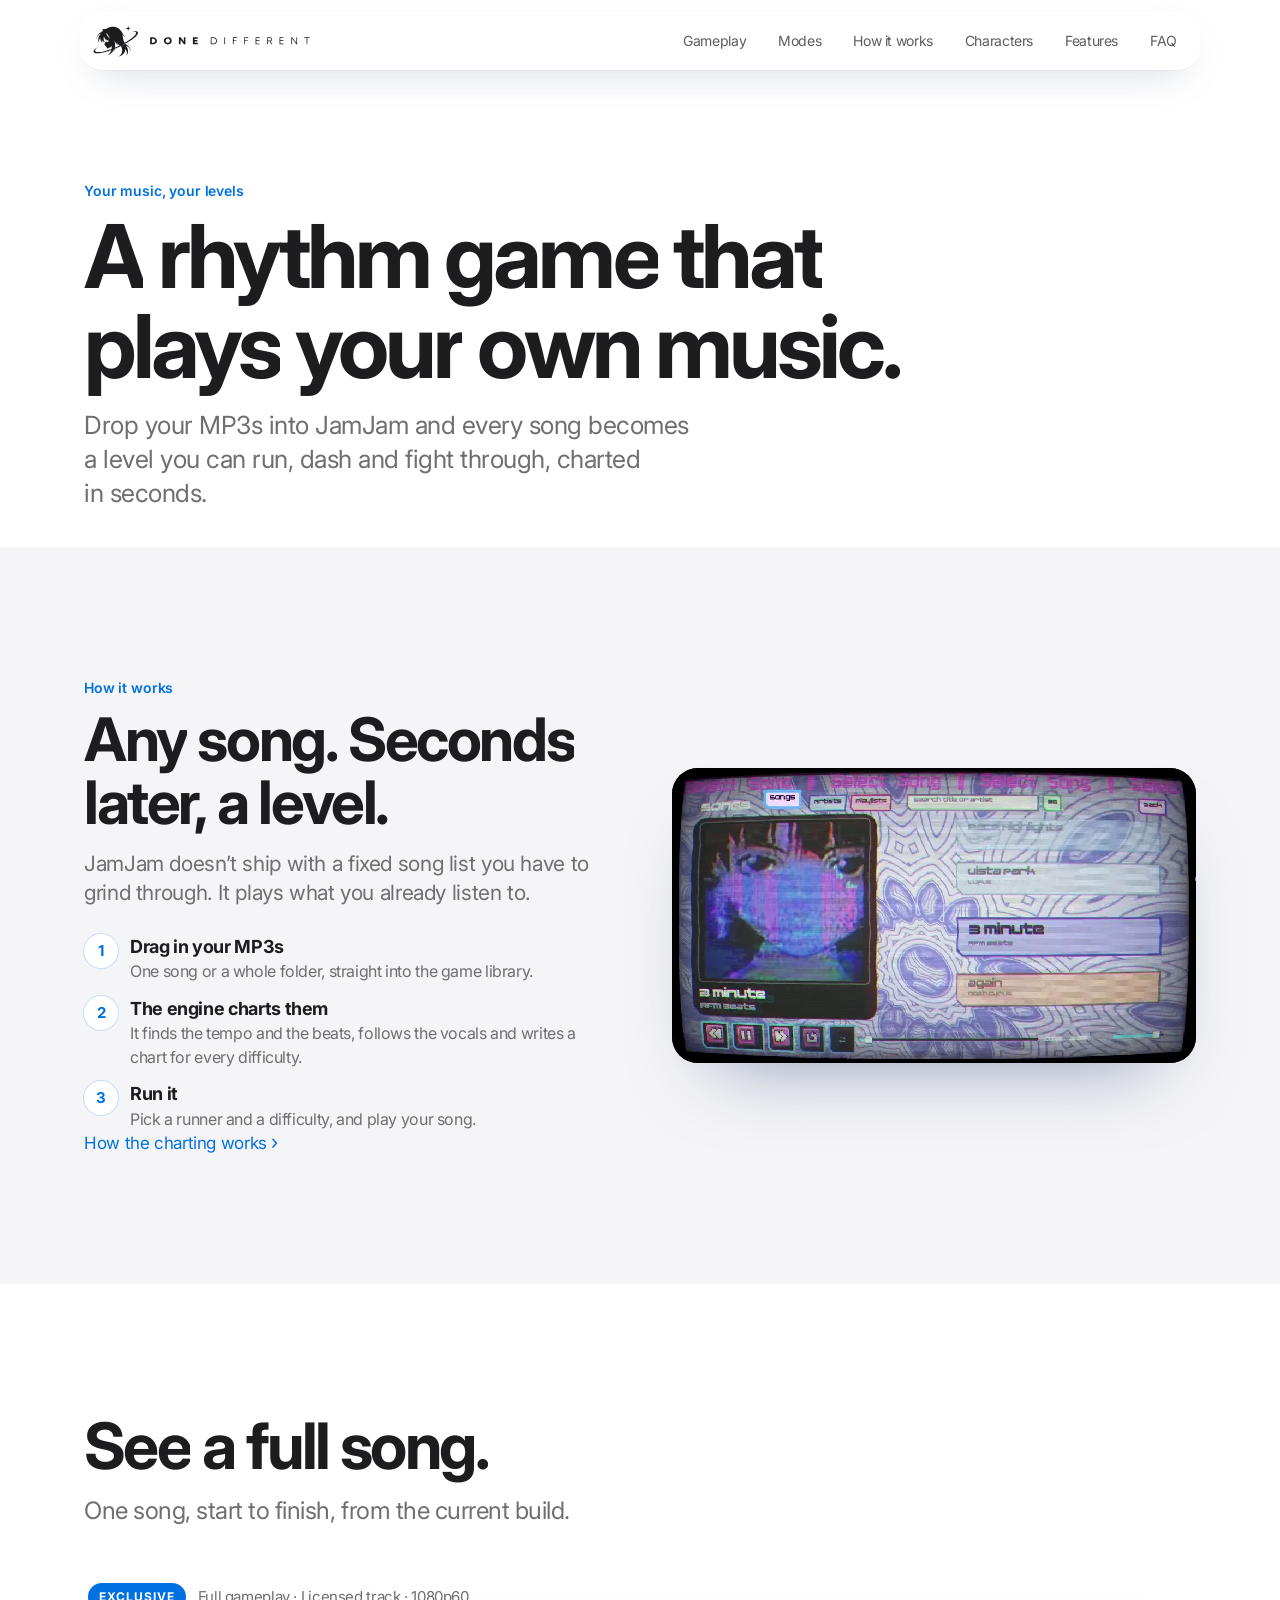
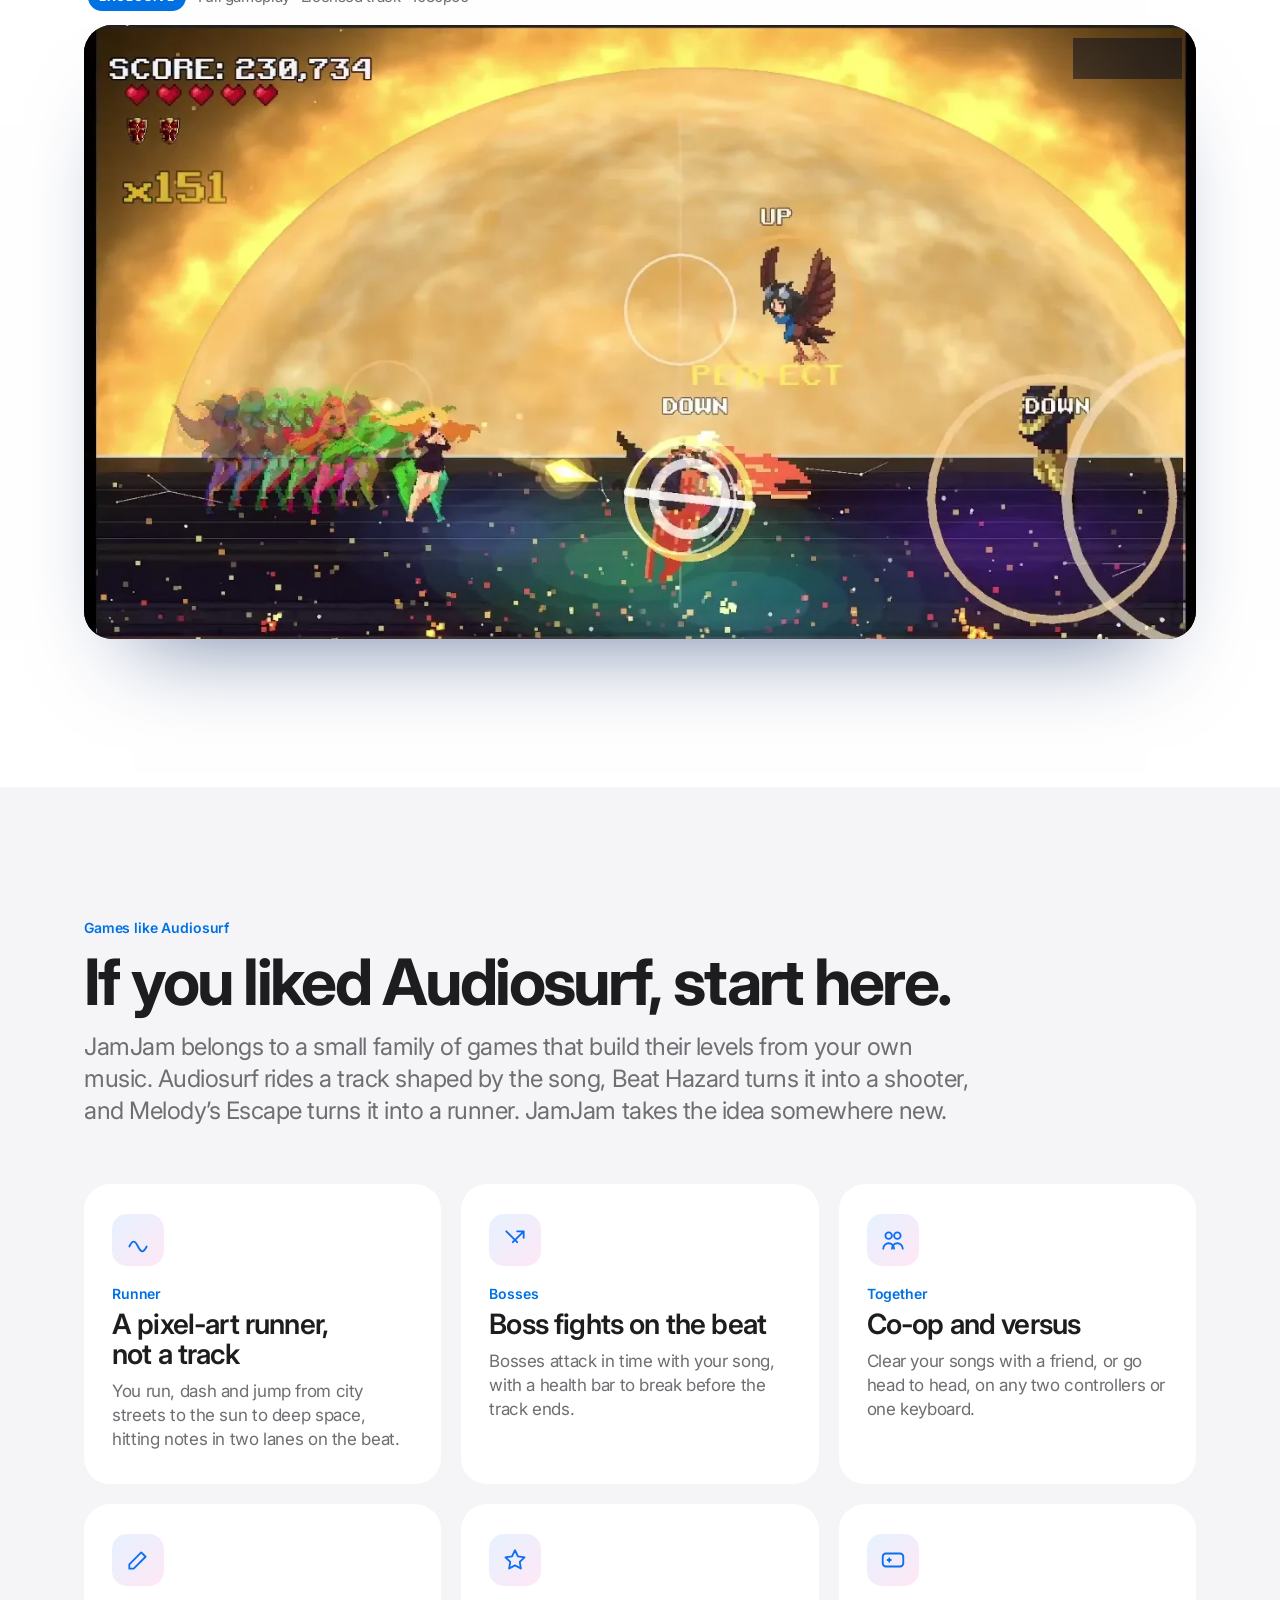
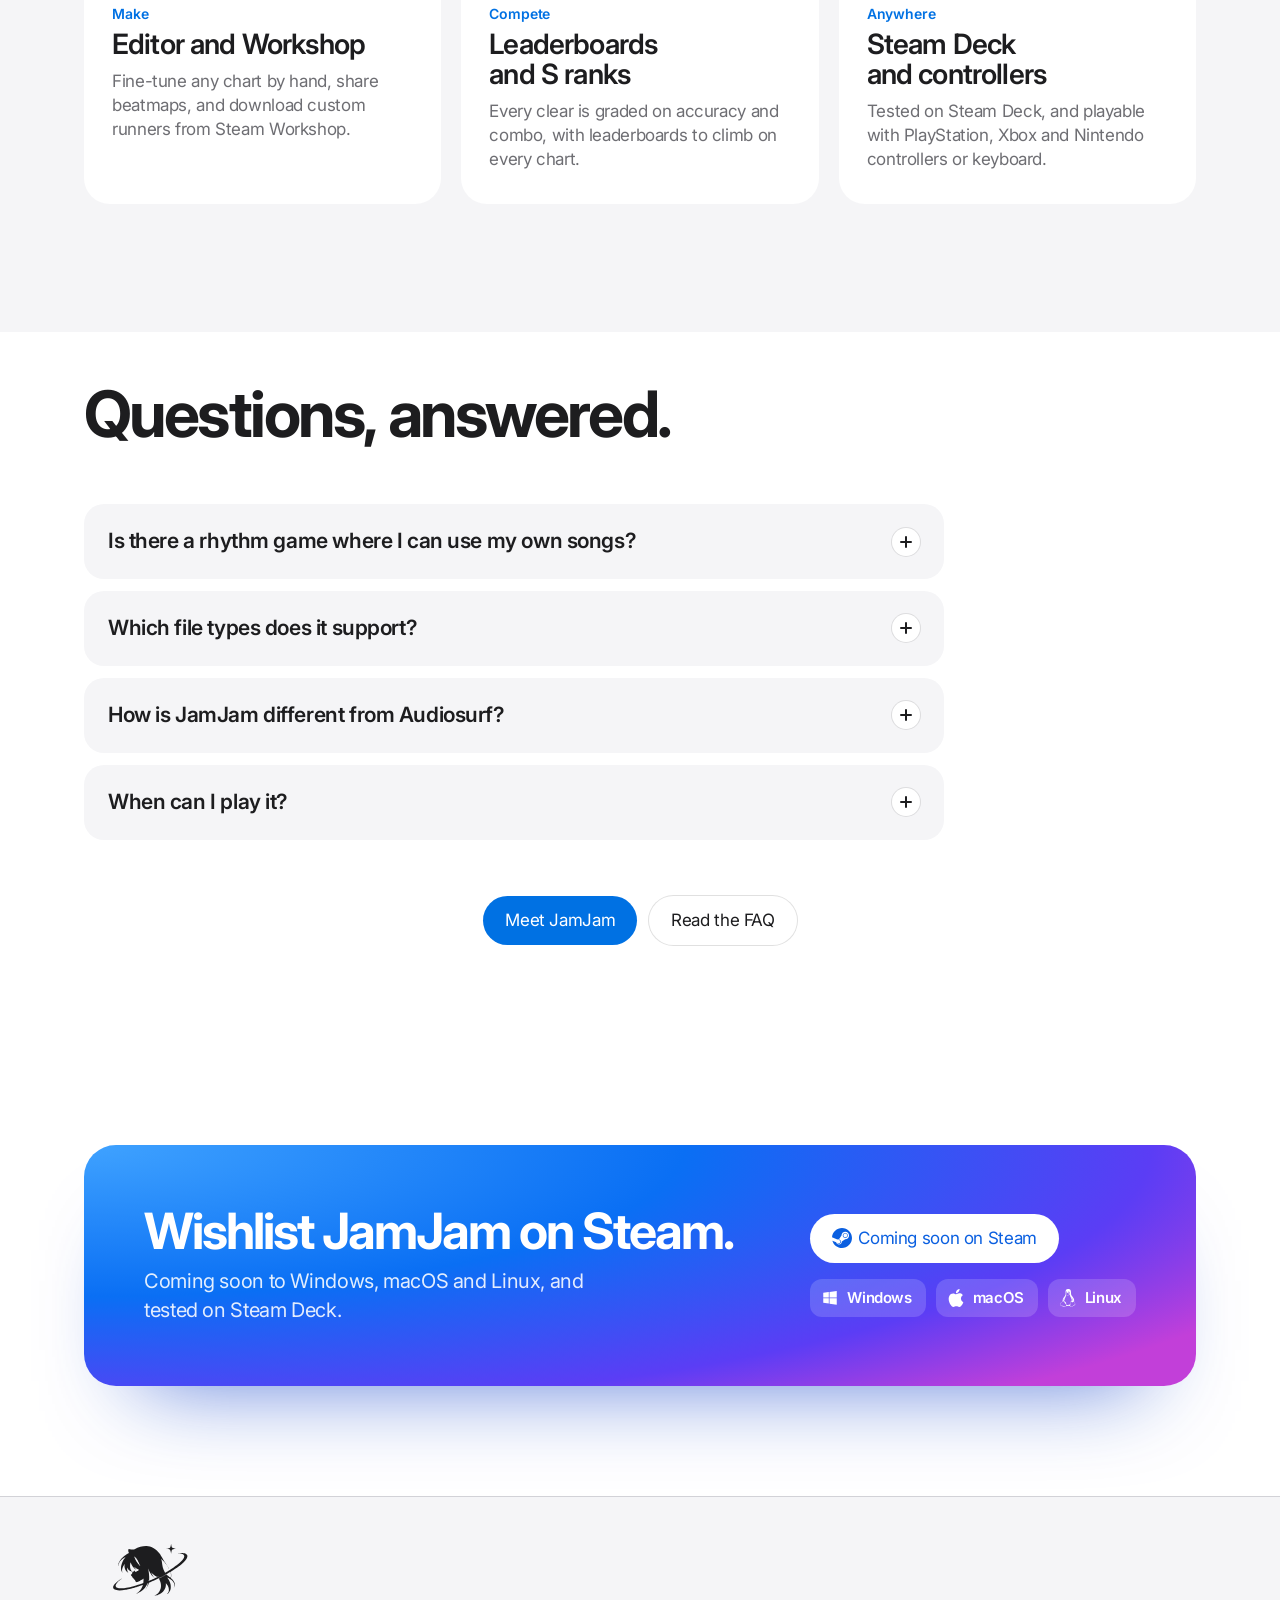
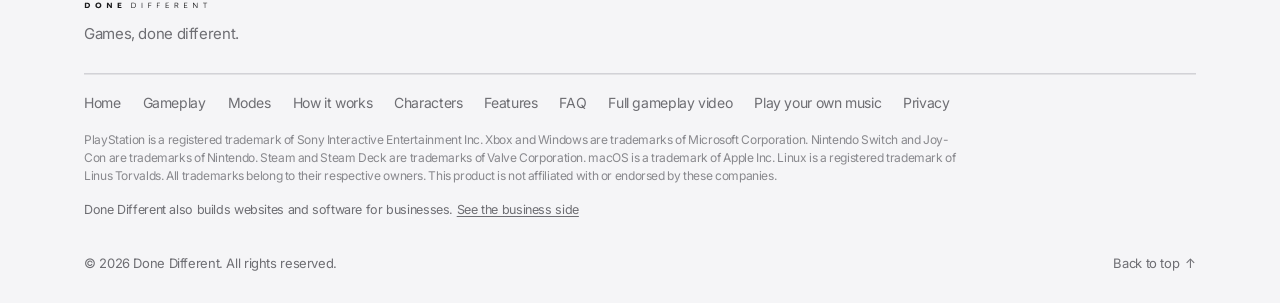
<file: play-your-own-music/index.html>
<!DOCTYPE html>
<html lang="en" dir="ltr">
<head>
<meta charset="utf-8">
<link rel="icon" href="/favicon.ico" sizes="48x48"><link rel="icon" type="image/png" sizes="96x96" href="/favicon-96.png"><link rel="icon" type="image/png" sizes="192x192" href="/favicon-192.png"><link rel="apple-touch-icon" href="/apple-touch-icon.png"><meta name="robots" content="index, follow, max-image-preview:large"><meta name="viewport" content="width=device-width, initial-scale=1">
<title>JamJam | A rhythm game with your own music</title>
<meta property="og:locale" content="en_US"><script type="application/ld+json">[{"@context": "https://schema.org", "@type": "Organization", "@id": "https://donedifferent.net/#studio", "name": "Done Different", "url": "https://donedifferent.net/", "logo": "https://donedifferent.net/favicon-192.png"}, {"@context": "https://schema.org", "@type": "VideoGame", "@id": "https://donedifferent.net/#jamjam", "name": "JamJam", "url": "https://donedifferent.net/", "image": "https://donedifferent.net/og.png", "alternateName": ["JamJam rhythm runner", "JamJam by Done Different"], "disambiguatingDescription": "A pixel-art rhythm runner by Done Different that turns your own music into playable levels.", "description": "JamJam is a rhythm runner where any song becomes a level. Drop in your MP3s and play. Coming soon to Steam for Windows, macOS and Linux.", "genre": ["Rhythm", "Runner", "Music"], "gamePlatform": ["Windows", "macOS", "Linux", "Steam Deck"], "operatingSystem": "Windows, macOS, Linux, SteamOS", "playMode": ["SinglePlayer", "CoOp", "MultiPlayer"], "inLanguage": "en", "keywords": "rhythm game, rhythm runner, play your own music, MP3 rhythm game, Steam Deck, local co-op, online versus", "author": {"@id": "https://donedifferent.net/#studio"}, "publisher": {"@id": "https://donedifferent.net/#studio"}}]</script><link rel="canonical" href="https://donedifferent.net/play-your-own-music/">
<meta name="theme-color" content="#0A6FF4">
<meta property="og:type" content="website">
<meta property="og:site_name" content="Done Different Games">
<meta property="og:url" content="https://donedifferent.net/play-your-own-music/">
<meta property="og:title" content="JamJam | A rhythm game with your own music">
<meta property="og:description" content="JamJam is a rhythm game where you play your own music: drop in MP3s and every song becomes a level. If you liked Audiosurf, Beat Hazard or Melody’s Escape, here’s what JamJam does.">
<meta property="og:image" content="https://donedifferent.net/og/play-your-own-music.png">
<meta property="og:image:width" content="1200">
<meta property="og:image:height" content="630">
<meta property="og:image:alt" content="JamJam">
<meta name="twitter:card" content="summary_large_image">
<meta name="twitter:title" content="JamJam | A rhythm game with your own music">
<meta name="twitter:description" content="JamJam is a rhythm game where you play your own music: drop in MP3s and every song becomes a level. If you liked Audiosurf, Beat Hazard or Melody’s Escape, here’s what JamJam does.">
<meta name="twitter:image" content="https://donedifferent.net/og/play-your-own-music.png">


<meta name="description" content="JamJam is a rhythm game where you play your own music: drop in MP3s and every song becomes a level. If you liked Audiosurf, Beat Hazard or Melody’s Escape, here’s what JamJam does.">
<link rel="preconnect" href="https://fonts.googleapis.com">
<link rel="preconnect" href="https://fonts.gstatic.com" crossorigin>
<link href="https://fonts.googleapis.com/css2?family=Inter:wght@400;500;600;700&family=Montserrat:wght@300;700&family=Tajawal:wght@500;700&display=swap" rel="stylesheet">
<link rel="stylesheet" href="/assets/g-da9f8c3337.css">
<script>window.DD_SPY=[["top", "/play-your-own-music/"]]</script><script>window.DD_MAIL={"url": "https://script.google.com/macros/s/AKfycbyFYFGSmdoYCowIifRj9fHhZEJKQX8gg5jzKDLyOiDbAR0hf-uWY4Wv-mmm1ukl56oY/exec"}</script></head>
<body><svg width="0" height="0" style="position:absolute" aria-hidden="true"><defs><symbol id="dd-mark" viewBox="0 0 1567 1102"><path fill="currentColor" fill-rule="evenodd" d="M869.5 1084.1C868.9 1083.0 872.8 1080.0 875.0 1080.0C875.8 1080.0 877.8 1079.3 879.4 1078.5C880.9 1077.7 882.7 1077.0 883.4 1077.0C884.0 1077.0 888.3 1075.0 893.0 1072.7C931.2 1053.5 961.7 1020.9 981.4 978.2C998.2 941.7 1004.3 915.2 1004.4 878.5C1004.5 834.0 995.6 800.1 970.7 750.1L961.5 731.8L964.5 729.4C966.2 728.1 967.9 727.0 968.3 727.0C968.8 727.0 974.6 723.7 981.3 719.8C988.0 715.8 1015.1 701.7 1041.5 688.4C1067.9 675.2 1092.7 662.7 1096.5 660.7C1100.3 658.7 1107.1 655.5 1111.4 653.5C1119.1 650.1 1119.4 650.0 1121.9 651.7C1125.6 654.1 1141.4 666.4 1149.1 672.9C1156.5 679.2 1174.0 693.4 1190.2 706.4C1196.1 711.1 1201.8 715.0 1202.9 715.0C1205.3 715.0 1207.5 706.7 1209.5 689.3C1212.3 665.2 1211.0 640.1 1205.7 617.5C1201.2 598.4 1200.5 596.0 1199.2 596.0C1198.4 596.0 1195.1 597.6 1191.9 599.5C1188.6 601.4 1185.7 603.0 1185.5 603.0C1185.3 603.0 1180.6 605.7 1175.1 609.0C1169.5 612.3 1164.8 615.0 1164.5 615.0C1164.3 615.0 1160.8 616.9 1156.8 619.3C1152.8 621.7 1148.8 623.9 1148.0 624.3C1147.2 624.7 1145.6 625.6 1144.5 626.3C1143.4 627.0 1139.3 629.3 1135.5 631.5C1131.6 633.7 1127.6 636.0 1126.5 636.7C1125.4 637.4 1123.8 638.2 1123.0 638.6C1122.2 639.0 1115.7 642.8 1108.5 647.0C1095.9 654.4 1081.3 662.5 1062.5 672.5C1040.9 683.9 1036.3 686.4 1033.5 688.0C1031.8 689.0 1026.5 691.9 1021.5 694.5C1016.5 697.1 1009.3 701.0 1005.3 703.1C1001.3 705.3 980.9 715.6 959.8 726.1C924.0 744.0 905.5 752.8 873.5 767.0C866.4 770.2 856.2 774.8 851.0 777.3C838.0 783.4 833.0 785.6 822.5 790.0C817.6 792.1 805.2 797.4 795.0 801.8C784.8 806.2 772.5 811.5 767.5 813.5C755.3 818.5 754.2 819.3 753.4 823.7C753.1 825.8 752.2 829.5 751.5 832.0C750.8 834.5 749.5 839.2 748.6 842.5C747.7 845.8 746.3 850.1 745.5 852.0C744.8 853.9 742.8 859.1 741.0 863.5C739.3 867.9 737.3 872.7 736.5 874.2C735.7 875.6 735.0 877.4 735.0 878.1C735.0 879.9 722.0 905.6 715.9 915.8C708.4 928.3 700.5 939.2 692.8 947.4C684.9 955.8 683.1 955.8 689.6 947.4C701.5 932.3 715.1 906.8 721.0 889.0C722.6 883.9 723.5 881.0 727.4 867.5C730.0 858.6 735.0 833.9 735.0 830.0C735.0 827.4 732.6 827.5 727.6 830.3C724.2 832.3 723.3 833.6 719.8 842.5C696.5 901.8 654.7 953.5 596.5 995.1C583.0 1004.7 534.2 1032.0 530.5 1032.0C530.2 1032.0 527.6 1033.1 524.7 1034.5C519.7 1037.0 507.7 1041.8 497.7 1045.5C494.4 1046.6 492.5 1046.9 491.8 1046.2C491.3 1045.7 491.2 1045.0 491.7 1044.7C492.1 1044.5 496.6 1042.1 501.5 1039.5C550.5 1013.7 591.3 966.8 616.1 908.0C621.6 894.8 631.4 866.0 630.6 865.2C630.0 864.7 624.1 866.5 609.0 871.9C591.3 878.1 565.0 887.2 551.0 891.9C536.8 896.7 528.5 899.3 504.5 906.5C497.9 908.5 491.4 910.5 490.0 911.0C488.6 911.5 484.4 912.8 480.5 913.9C476.6 915.0 465.2 918.4 455.0 921.4C444.8 924.4 434.7 927.3 432.5 927.9C430.3 928.4 423.3 930.3 417.0 931.9C364.7 945.8 336.2 952.5 306.0 957.9C296.9 959.5 280.7 962.5 270.0 964.5C227.2 972.3 185.0 976.4 147.5 976.4C99.9 976.3 73.8 972.0 50.8 960.4C26.4 948.1 18.0 936.3 18.0 914.1C18.0 898.1 20.9 889.3 32.1 871.3C46.2 848.8 83.0 812.3 113.8 790.2C116.4 788.3 123.0 783.5 128.5 779.5C164.9 753.1 197.3 731.9 198.9 733.5C199.2 733.9 199.0 734.4 198.4 734.8C180.5 747.1 142.0 777.6 128.0 790.6C123.9 794.5 118.3 799.6 115.7 802.0C113.0 804.4 106.7 811.4 101.6 817.4C76.9 846.8 66.4 872.1 71.3 890.0C76.5 908.8 92.7 920.8 122.5 928.0C142.8 932.9 149.7 933.5 185.5 933.4C219.8 933.2 230.6 932.5 267.0 927.6C299.9 923.2 355.4 912.0 399.5 900.8C403.9 899.7 409.8 898.2 412.5 897.5C415.2 896.8 421.3 895.2 426.0 893.8C430.7 892.4 437.4 890.5 441.0 889.5C455.8 885.4 490.5 875.1 501.5 871.5C503.7 870.8 510.2 868.7 516.0 866.9C531.4 862.2 575.2 847.7 585.0 844.0C589.7 842.3 595.3 840.3 597.5 839.5C604.4 837.2 616.4 833.0 618.5 832.1C619.6 831.6 623.6 830.2 627.5 829.0C641.3 824.5 640.4 825.8 642.0 807.5C644.7 777.4 645.0 771.3 644.9 753.2C644.7 731.9 644.3 730.6 639.2 735.2C636.4 737.8 621.9 748.1 609.0 756.7C604.9 759.4 595.2 765.2 587.5 769.5C579.8 773.7 573.0 777.6 572.5 778.0C570.0 779.9 541.0 794.4 531.4 798.5C514.0 805.9 503.5 808.1 496.1 806.0C487.5 803.6 483.4 798.4 476.9 782.2C470.1 764.9 465.3 758.7 453.8 751.9C446.8 747.8 443.0 743.1 443.0 738.6C443.0 734.0 441.3 732.2 432.0 727.5C421.8 722.2 419.0 718.4 419.0 709.4C418.9 701.5 416.0 696.7 403.1 683.5C390.4 670.7 383.0 661.1 383.0 657.4C383.0 656.2 384.1 654.5 385.4 653.7C393.4 648.4 405.2 635.8 409.9 627.5C415.2 618.2 417.5 605.6 415.1 599.5C414.1 597.1 415.5 594.0 417.5 594.0C419.9 594.0 439.8 587.2 442.7 585.3C452.6 579.2 457.1 573.0 451.7 573.0C450.4 573.0 448.9 573.5 448.2 574.2C446.2 576.2 445.7 574.3 447.2 569.8C449.1 564.1 450.8 564.0 458.9 569.4C465.6 573.8 465.9 574.2 468.9 581.9C470.6 586.3 472.0 591.3 472.0 593.0C472.0 597.5 473.6 597.5 485.6 593.4C497.9 589.3 509.1 583.9 516.5 578.6C519.2 576.6 522.1 575.0 522.9 575.0C525.5 575.0 537.5 566.1 542.3 560.6C545.0 557.5 548.5 554.6 550.5 553.9C552.4 553.2 554.0 552.0 554.0 551.3C554.0 549.8 553.5 549.6 539.0 544.3C514.8 535.6 484.8 518.3 463.3 500.8C452.2 491.8 451.0 493.2 459.5 505.6C466.4 515.7 484.2 535.5 491.0 540.5C496.1 544.3 497.5 547.9 493.5 547.2C490.7 546.7 471.1 534.7 462.2 528.1C454.9 522.6 434.2 501.6 424.7 489.9C408.7 470.4 388.6 431.6 379.4 402.6C377.3 395.7 375.8 400.0 370.4 430.5C367.9 444.1 367.7 447.9 367.6 471.0C367.5 488.7 367.9 498.3 368.8 502.5C375.0 530.7 377.6 539.5 383.0 550.5C388.3 561.2 400.6 578.4 406.6 583.3C414.1 589.6 405.3 589.8 386.5 584.0C351.9 573.1 324.3 546.7 313.3 514.1C307.4 496.4 306.8 498.1 307.4 529.8C307.8 551.3 308.3 558.1 309.9 565.0C314.0 582.9 320.3 597.4 327.7 606.1C334.9 614.6 332.5 615.5 321.6 608.3C301.8 595.4 288.0 581.1 276.3 561.5C263.7 540.2 258.6 525.8 254.4 499.9C252.8 489.7 252.9 454.6 254.6 440.8C255.4 434.8 254.1 434.6 250.3 440.3C248.8 442.7 244.1 449.8 239.9 456.1C215.2 493.0 202.0 531.9 202.0 567.5C202.0 582.7 203.7 590.4 209.5 602.3C213.8 611.2 213.4 613.3 208.3 607.5C200.0 598.0 189.4 577.0 185.2 562.0C179.2 540.5 178.3 505.3 182.9 480.0C187.2 456.7 197.1 423.2 204.6 406.2C205.9 403.2 207.0 400.4 207.0 399.9C207.0 398.5 217.1 377.1 221.0 370.1C224.2 364.4 229.4 355.0 233.4 347.6C237.3 340.4 250.7 320.7 261.2 306.7C274.0 289.6 273.8 289.4 256.1 300.5C222.5 321.6 204.5 335.5 181.7 357.9C162.1 377.1 154.0 388.1 142.9 410.0C131.7 432.2 127.3 455.4 130.3 476.4C131.4 483.6 129.9 483.2 127.4 475.7C126.0 471.6 125.6 467.4 125.7 455.0C125.8 435.4 128.3 423.7 136.9 402.5C138.3 399.2 145.0 385.7 147.2 382.0C158.6 362.4 169.7 346.0 179.3 334.5C185.7 326.8 211.0 299.2 212.0 298.8C212.4 298.6 218.5 293.2 225.6 286.8C251.3 263.5 287.9 237.0 324.0 215.5C333.1 210.1 341.1 205.1 341.9 204.4C343.1 203.3 342.9 202.2 340.5 196.8C329.8 173.1 327.1 146.4 333.9 132.5C337.3 125.7 339.5 124.1 343.2 126.1C347.8 128.6 368.8 133.3 383.0 135.0C393.6 136.3 420.8 136.3 436.2 135.0L448.0 134.0L460.7 127.0C541.4 82.9 631.9 59.4 709.0 62.4C753.9 64.2 799.1 76.0 836.7 95.6C875.2 115.7 898.7 132.8 928.6 162.5C947.4 181.2 958.6 194.5 975.6 218.6C989.9 238.9 1012.5 275.0 1026.3 299.4C1031.2 308.3 1036.5 317.3 1038.0 319.5C1039.5 321.7 1046.1 332.5 1052.8 343.5C1066.5 366.2 1096.2 411.4 1107.6 426.9C1132.3 460.4 1153.7 495.3 1162.6 516.5C1166.5 525.9 1167.2 527.9 1166.8 529.6C1166.3 532.3 1164.8 531.8 1163.8 528.5C1158.8 512.2 1135.1 472.0 1114.7 445.2C1100.8 427.0 1096.6 421.6 1091.7 416.3C1088.8 413.1 1083.7 407.4 1080.5 403.5C1072.5 394.0 1055.6 374.9 1043.5 361.8C1029.9 347.0 1019.4 335.4 1013.9 328.9C1011.3 325.9 1008.9 323.8 1008.5 324.2C1007.7 325.0 1008.3 327.2 1013.6 345.5C1014.9 349.9 1017.7 362.3 1019.9 373.0C1023.6 391.7 1024.7 398.8 1030.5 443.0C1035.6 481.6 1044.3 516.5 1056.7 548.0C1063.3 564.7 1084.8 607.1 1089.7 613.0C1090.6 614.0 1150.7 578.8 1178.7 560.8C1184.1 557.3 1189.4 554.0 1190.5 553.4C1198.8 548.7 1245.0 518.1 1272.5 499.1C1289.8 487.2 1331.7 456.4 1340.0 449.5C1344.1 446.1 1350.2 441.1 1353.6 438.4C1406.4 395.8 1447.4 354.3 1464.7 325.9C1482.8 296.4 1487.1 280.9 1482.7 262.3C1478.8 246.2 1464.9 232.4 1445.0 224.7C1432.2 219.8 1423.5 217.3 1414.0 215.9C1411.0 215.5 1405.8 214.6 1402.5 214.0C1399.2 213.4 1380.8 212.7 1361.5 212.3C1341.9 211.9 1328.3 211.3 1330.5 210.9C1358.5 205.9 1415.9 203.5 1449.4 206.1C1465.1 207.3 1480.9 209.9 1491.5 213.0C1495.3 214.2 1499.9 215.5 1501.7 215.9C1507.1 217.3 1522.2 225.1 1527.8 229.3C1538.2 237.1 1547.1 251.7 1549.1 264.1C1554.7 297.7 1525.3 348.0 1467.9 403.0C1459.0 411.5 1449.4 420.5 1446.4 423.0C1443.5 425.5 1433.3 434.1 1423.8 442.1C1414.3 450.1 1394.6 465.5 1380.0 476.3C1365.4 487.1 1350.6 498.1 1347.0 500.7C1340.6 505.5 1294.4 536.1 1269.0 552.5C1253.1 562.8 1221.0 582.5 1212.7 587.1C1209.6 588.8 1205.8 591.4 1204.4 592.7L1201.7 595.1L1203.9 596.6C1205.0 597.4 1206.0 599.1 1206.0 600.3C1206.0 601.5 1206.6 604.5 1207.4 607.0C1213.6 626.8 1215.2 636.8 1215.8 660.0C1216.3 683.2 1215.3 696.0 1211.5 710.3C1210.1 715.6 1209.0 720.5 1209.0 721.0C1209.0 721.5 1212.9 725.6 1217.8 730.2C1239.9 751.1 1253.5 766.3 1263.8 781.9C1284.6 813.1 1290.5 830.3 1290.4 859.0C1290.3 875.9 1290.2 876.3 1285.2 892.5C1281.9 903.4 1273.9 918.1 1268.7 923.3C1264.6 927.3 1264.3 925.9 1267.9 920.0C1269.6 917.2 1271.0 914.8 1271.0 914.5C1271.0 914.3 1272.3 911.3 1274.0 907.8C1279.8 895.5 1280.2 893.4 1280.7 876.0C1281.4 852.9 1279.6 845.1 1266.8 818.0C1260.6 804.7 1253.9 795.8 1238.1 779.7C1225.5 766.8 1217.2 759.5 1207.2 752.6C1198.1 746.3 1167.0 727.6 1155.0 721.3C1148.7 717.9 1142.1 714.4 1140.3 713.4C1136.2 711.0 1135.0 712.2 1137.8 715.9C1139.7 718.4 1158.3 748.8 1164.3 759.0C1168.2 765.8 1176.5 782.8 1186.2 804.0C1189.8 811.8 1190.8 814.3 1192.6 820.5C1193.5 823.8 1194.9 828.3 1195.6 830.5C1196.2 832.7 1197.5 837.2 1198.3 840.5C1199.2 843.8 1200.3 848.3 1200.9 850.6C1207.1 874.4 1208.7 923.3 1204.0 943.5C1196.9 973.6 1192.3 984.9 1178.6 1006.0C1168.8 1021.1 1161.9 1029.1 1151.1 1038.2C1141.3 1046.4 1135.6 1049.9 1134.3 1048.6C1133.9 1048.2 1134.0 1047.6 1134.5 1047.2C1136.9 1045.5 1147.9 1032.1 1150.7 1027.4C1162.5 1007.8 1167.0 990.6 1167.0 964.3C1167.0 931.5 1158.7 903.4 1139.2 870.5C1129.2 853.7 1106.5 825.3 1104.5 827.2C1104.1 827.6 1104.4 835.7 1105.0 845.2C1106.1 860.4 1106.1 864.3 1104.6 877.0C1102.6 894.3 1099.0 912.6 1095.5 922.5C1074.3 983.1 1027.7 1030.9 961.5 1059.9C958.8 1061.1 955.1 1062.7 953.5 1063.4C951.9 1064.2 948.7 1065.4 946.5 1066.3C944.3 1067.1 940.7 1068.5 938.5 1069.3C934.6 1070.8 927.0 1073.2 922.0 1074.4C920.6 1074.8 916.1 1076.0 912.0 1077.1C904.4 1079.1 895.6 1080.8 880.0 1083.5C869.8 1085.3 870.3 1085.2 869.5 1084.1ZM742.5 783.9C743.9 782.6 744.5 757.1 743.2 755.8C742.5 755.1 741.9 756.0 741.5 758.6C740.5 764.5 737.1 781.2 736.4 783.9C735.7 786.1 735.9 786.2 738.6 785.6C740.2 785.2 742.0 784.4 742.5 783.9ZM765.8 775.5C768.7 774.1 771.2 773.0 771.5 773.0C773.5 773.0 854.1 736.7 869.0 729.0C872.0 727.5 884.2 721.8 896.0 716.4C919.2 705.9 952.3 689.3 952.8 687.9C953.0 687.4 954.0 687.0 955.0 687.0C956.0 687.0 957.2 686.5 957.5 686.0C958.3 684.7 955.5 684.7 953.2 686.0C950.7 687.3 940.7 691.7 932.0 695.3L924.5 698.3L916.5 695.5C906.8 692.1 898.7 688.2 889.7 682.4C879.1 675.6 857.1 659.0 848.2 651.1C840.7 644.5 819.3 621.5 810.7 610.8C806.9 606.0 804.1 604.4 805.5 607.8C805.9 608.7 807.3 612.9 808.7 617.0C814.3 633.8 820.7 648.1 828.9 661.8C832.1 667.2 836.5 674.7 838.8 678.7C844.4 688.3 857.0 705.1 864.3 712.7C867.5 716.1 870.0 719.4 869.8 720.1C868.9 722.7 849.1 704.5 828.2 681.8C808.4 660.2 784.1 622.2 764.7 582.5C757.2 567.2 750.0 551.3 750.0 549.9C750.0 549.5 748.6 546.2 747.0 542.7C745.4 539.1 744.0 535.7 744.0 535.2C744.0 534.7 743.3 533.6 742.4 532.9C740.9 531.7 740.8 531.9 741.2 535.5C741.5 537.7 742.7 543.8 744.0 549.0C746.6 560.2 748.8 572.5 750.0 583.0C750.5 587.1 751.4 593.2 751.9 596.5C756.8 626.1 757.9 637.0 761.1 691.9C762.3 712.4 761.7 739.0 759.3 769.9C758.9 774.9 759.1 778.0 759.7 778.0C760.2 778.0 763.0 776.9 765.8 775.5ZM576.0 470.9C575.5 469.2 574.7 467.3 574.2 466.7C573.7 466.0 572.3 463.0 571.0 460.0C569.8 457.0 567.7 452.2 566.4 449.5C560.7 436.9 558.0 430.8 558.0 430.4C558.0 430.1 555.1 423.9 551.6 416.7C548.1 409.4 544.3 401.5 543.2 399.0C542.1 396.5 539.3 390.2 537.0 385.0C534.6 379.8 532.4 375.1 532.0 374.5C531.6 373.9 528.6 368.6 525.5 362.5C507.8 328.6 491.3 307.1 468.7 288.3C464.2 284.5 459.8 280.7 458.8 279.8C457.8 278.8 456.5 278.0 456.0 278.0C452.6 278.0 459.4 300.8 469.1 321.7C471.2 326.3 473.9 332.3 475.2 335.2C478.6 343.3 488.7 362.4 493.4 369.8C495.8 373.5 498.7 378.3 499.8 380.6C504.2 389.3 530.1 423.7 546.4 442.5C552.5 449.6 568.6 467.4 572.7 471.7C575.8 474.9 577.0 474.6 576.0 470.9ZM1211.7 215.8C1211.4 214.5 1209.9 205.8 1208.5 196.5C1205.4 176.4 1200.3 157.4 1195.2 147.0C1191.7 139.8 1191.2 139.3 1184.5 135.8C1173.1 129.7 1147.9 122.6 1130.0 120.5C1121.1 119.5 1119.0 118.9 1119.0 117.5C1119.0 116.6 1120.7 115.9 1123.8 115.5C1133.9 114.2 1153.7 109.7 1165.8 106.1C1180.9 101.5 1185.4 99.6 1189.8 96.3C1197.6 90.4 1206.3 62.8 1210.4 31.1C1211.3 24.2 1212.3 18.4 1212.6 18.1C1213.7 17.0 1215.0 20.7 1215.0 25.0C1215.0 34.1 1221.3 65.0 1225.4 76.5C1231.0 92.4 1233.3 95.6 1242.0 100.0C1252.0 105.1 1288.9 114.9 1298.3 115.0C1300.0 115.1 1302.8 115.7 1304.5 116.4L1307.5 117.8L1305.0 118.7C1303.6 119.3 1299.6 120.0 1296.0 120.4C1270.6 123.2 1239.3 133.7 1233.1 141.6C1225.8 150.8 1216.9 186.0 1214.8 213.9C1214.5 217.9 1212.5 219.1 1211.7 215.8Z"/></symbol><symbol id="dd-word" viewBox="0 0 2555 150"><path fill="currentColor" fill-rule="evenodd" d="M278.0 131.1C258.5 126.0 242.4 110.9 236.8 92.6C234.3 84.3 233.9 69.8 236.0 61.0C243.9 27.8 283.1 9.3 319.8 21.6C333.7 26.2 348.6 39.2 353.8 51.2C359.7 65.2 359.1 87.4 352.4 101.7C349.4 108.0 339.2 118.8 331.7 123.7C319.0 132.0 294.2 135.4 278.0 131.1ZM18.7 130.3C17.7 129.4 17.8 21.0 18.8 21.0C39.9 20.5 76.7 21.0 80.9 21.9C90.5 23.9 104.1 31.1 110.6 37.6C136.4 63.4 128.9 107.2 96.0 123.4C82.3 130.1 76.4 131.0 46.0 131.0C31.4 131.0 19.0 130.7 18.7 130.3ZM473.2 129.7C472.1 128.4 472.4 22.8 473.5 21.0C474.0 20.2 497.1 20.6 499.7 21.5C501.1 22.0 515.9 41.6 526.5 57.0C536.7 71.9 546.8 85.3 548.6 86.3C549.8 87.0 550.0 82.5 550.0 54.6C550.0 16.3 548.5 19.8 564.7 20.2L575.5 20.5L575.5 75.5L575.5 130.5L563.3 130.8C554.3 131.0 550.9 130.7 550.1 129.8C547.4 126.4 524.8 95.5 519.5 88.0C507.9 71.3 500.7 62.0 499.5 62.0C498.4 62.0 498.1 68.5 498.1 95.6C498.1 114.0 497.8 129.6 497.5 130.1C496.5 131.5 474.4 131.2 473.2 129.7ZM693.7 129.6C693.4 128.7 693.1 104.3 693.0 75.2C693.0 30.7 693.2 22.1 694.4 21.1C696.5 19.3 768.5 19.7 770.0 21.5C770.7 22.3 771.0 26.4 770.8 32.1L770.5 41.5L746.5 41.8C733.3 41.9 722.2 42.4 721.7 42.9C720.7 43.9 720.2 60.7 721.1 62.2C721.5 62.8 730.7 63.5 743.1 63.8L764.5 64.5L764.5 74.5L764.5 84.5L743.0 85.0L721.5 85.5L720.9 95.5C720.6 101.0 720.6 106.1 720.8 106.8C721.1 107.7 727.1 108.0 746.0 108.0C766.0 108.0 771.0 108.3 771.9 109.4C772.7 110.3 773.0 114.2 772.8 120.6L772.5 130.5L733.4 130.8C699.7 131.0 694.1 130.8 693.7 129.6ZM975.7 130.3C974.3 129.0 974.9 23.3 976.2 22.3C978.5 20.4 1015.5 19.8 1025.0 21.4C1055.5 26.6 1073.1 46.1 1073.2 74.9C1073.3 99.3 1060.8 118.3 1039.8 125.7C1026.8 130.3 1021.4 131.0 998.5 131.0C986.3 131.0 976.0 130.7 975.7 130.3ZM1190.5 130.0C1189.5 128.3 1189.1 24.7 1190.2 22.8C1191.3 20.6 1199.2 20.3 1200.9 22.4C1201.7 23.3 1201.9 38.5 1201.8 77.1L1201.5 130.5L1196.3 130.8C1193.4 131.0 1190.9 130.6 1190.5 130.0ZM1325.1 129.6C1324.3 128.7 1324.1 113.5 1324.2 74.9L1324.5 21.5L1356.0 21.0C1373.3 20.7 1388.3 20.8 1389.2 21.2C1391.7 22.4 1392.4 25.8 1390.6 28.5L1389.0 31.0L1363.5 31.0C1346.5 31.0 1337.9 31.4 1337.5 32.1C1336.6 33.5 1336.6 67.6 1337.5 68.9C1337.9 69.6 1345.8 70.0 1360.4 70.0C1384.1 70.0 1385.0 70.2 1385.0 75.0C1385.0 79.8 1384.1 80.0 1361.2 80.0C1348.1 80.0 1339.1 80.4 1337.9 81.1C1336.0 82.1 1335.9 83.1 1336.1 105.5C1336.1 118.4 1335.9 129.3 1335.5 129.9C1334.6 131.5 1326.5 131.2 1325.1 129.6ZM1503.5 129.8C1503.2 129.1 1503.1 104.4 1503.2 75.0L1503.5 21.5L1536.0 21.5L1568.5 21.5L1568.8 25.1C1569.0 27.2 1568.6 29.1 1567.7 29.8C1566.8 30.6 1558.1 31.1 1540.4 31.2L1514.5 31.5L1514.3 49.0C1514.3 58.6 1514.4 67.3 1514.7 68.2C1515.1 69.8 1517.3 70.0 1539.3 70.2L1563.5 70.5L1563.5 75.0L1563.5 79.5L1539.8 80.0C1526.8 80.3 1515.8 80.8 1515.4 81.2C1515.0 81.6 1514.5 92.4 1514.3 105.2C1514.1 118.0 1513.7 129.1 1513.5 129.8C1513.2 130.5 1511.3 131.0 1508.5 131.0C1505.8 131.0 1503.7 130.5 1503.5 129.8ZM1683.6 130.1C1682.5 128.4 1682.9 22.7 1684.0 21.6C1685.4 20.2 1748.9 20.6 1750.7 22.1C1752.5 23.7 1752.3 26.4 1750.2 28.9C1748.6 30.9 1747.6 31.0 1722.0 31.3L1695.5 31.5L1695.2 48.9C1695.0 61.2 1695.3 66.7 1696.1 67.7C1697.1 68.9 1701.4 69.1 1720.8 68.9C1739.8 68.8 1744.4 69.0 1745.1 70.1C1746.3 72.0 1746.2 74.7 1745.0 77.1C1744.0 78.9 1742.6 79.0 1720.7 79.0C1703.9 79.0 1697.1 79.3 1696.2 80.2C1694.7 81.7 1694.5 116.7 1696.0 119.0C1696.8 120.3 1701.1 120.5 1724.2 120.5L1751.5 120.5L1752.4 123.2C1753.1 125.1 1753.0 126.7 1752.2 128.5L1751.0 131.0L1717.6 131.0C1699.2 131.0 1683.9 130.6 1683.6 130.1ZM1868.6 129.5C1867.7 127.0 1867.9 23.7 1868.9 22.1C1869.6 21.1 1874.4 20.8 1893.1 20.9C1915.0 21.1 1916.9 21.2 1923.4 23.5C1939.9 29.3 1948.0 45.8 1942.4 62.3C1940.8 67.1 1932.8 77.0 1930.5 77.0C1929.8 77.0 1928.7 77.6 1928.1 78.3C1927.5 79.1 1925.2 80.3 1922.9 81.0C1917.7 82.7 1917.1 84.4 1920.2 87.8C1922.3 90.2 1926.3 95.9 1940.7 117.3C1943.0 120.7 1945.8 124.7 1946.9 126.2C1950.3 130.5 1949.7 131.1 1942.3 130.8L1935.5 130.5L1924.5 113.8C1918.5 104.6 1911.7 94.2 1909.5 90.8L1905.5 84.5L1894.5 84.2C1888.5 84.1 1882.8 84.4 1882.0 85.0C1880.8 85.8 1880.4 89.9 1880.0 108.2L1879.5 130.5L1874.4 130.8C1870.4 131.0 1869.1 130.7 1868.6 129.5ZM2062.2 129.8C2060.8 128.4 2060.4 24.4 2061.9 22.2C2063.0 20.4 2126.5 20.3 2128.6 22.1C2130.5 23.7 2130.4 27.4 2128.2 29.3C2126.8 30.6 2122.6 30.9 2100.6 31.0C2086.4 31.0 2074.4 31.3 2074.0 31.5C2073.4 31.9 2073.8 66.9 2074.4 67.7C2074.4 67.8 2085.0 68.0 2097.9 68.2C2119.3 68.6 2121.4 68.8 2122.6 70.5C2124.4 73.0 2124.4 75.5 2122.4 77.4C2121.1 78.8 2117.5 79.0 2098.5 79.0C2079.4 79.0 2075.9 79.2 2074.6 80.6C2073.2 82.0 2073.0 84.5 2073.6 100.3C2073.9 110.3 2074.5 118.9 2075.0 119.3C2075.4 119.8 2088.1 120.2 2103.1 120.3L2130.5 120.5L2130.5 125.5L2130.5 130.5L2097.0 130.8C2071.7 131.0 2063.1 130.7 2062.2 129.8ZM2247.6 129.4C2246.3 126.0 2246.9 22.0 2248.2 21.6C2248.9 21.3 2251.5 20.9 2253.9 20.7C2258.0 20.2 2258.7 20.4 2261.4 23.4C2266.1 28.3 2291.5 62.9 2323.5 107.8C2324.4 109.0 2325.5 110.0 2326.0 110.0C2326.6 110.0 2327.0 93.3 2327.0 66.2C2327.0 33.5 2327.3 22.1 2328.2 21.2C2329.8 19.6 2336.5 19.7 2337.9 21.4C2338.7 22.3 2338.9 37.6 2338.8 76.6L2338.5 130.5L2332.3 130.8L2326.2 131.1L2320.7 123.8C2317.8 119.8 2311.5 111.1 2307.0 104.5C2297.9 91.5 2284.1 72.5 2272.1 56.3C2267.9 50.7 2263.7 45.0 2262.7 43.5C2261.7 42.1 2260.5 41.2 2260.0 41.5C2259.5 41.8 2259.1 60.7 2259.0 85.2C2259.0 115.2 2258.6 128.7 2257.9 129.7C2256.3 131.6 2248.4 131.4 2247.6 129.4ZM2489.7 130.3C2489.3 130.0 2488.9 113.0 2488.9 92.6C2488.8 72.2 2488.5 50.1 2488.1 43.5L2487.5 31.5L2470.6 31.2C2460.2 31.1 2453.1 30.5 2452.3 29.9C2450.7 28.5 2450.6 22.4 2452.1 21.4C2452.9 20.9 2502.5 20.7 2537.3 21.0C2537.7 21.0 2538.0 23.1 2537.8 25.8L2537.5 30.5L2520.1 30.8C2510.5 30.9 2502.2 31.4 2501.6 31.9C2500.8 32.5 2500.4 48.4 2500.2 81.2C2500.0 107.7 2499.6 129.8 2499.3 130.2C2498.8 131.2 2490.6 131.2 2489.7 130.3ZM1028.0 117.3C1047.4 112.0 1058.6 98.5 1059.8 79.2C1061.1 56.3 1051.2 40.6 1031.0 33.7C1023.9 31.3 990.9 30.0 988.5 32.0C987.2 33.1 987.0 39.1 987.0 75.4C987.0 101.7 987.4 118.0 988.0 118.6C989.5 120.1 1021.5 119.2 1028.0 117.3ZM305.6 107.6C322.1 103.2 331.5 87.8 328.9 69.6C325.0 42.1 293.5 31.5 272.9 50.7C265.9 57.3 263.5 63.4 263.5 75.0C263.5 92.2 270.9 102.7 286.3 107.5C291.8 109.3 299.3 109.3 305.6 107.6ZM78.4 105.3C84.5 103.1 91.0 96.8 94.1 90.4C96.1 86.2 96.4 83.9 96.5 74.5C96.5 63.5 96.5 63.5 92.8 57.9C85.1 46.0 73.8 41.4 54.0 42.2L45.5 42.5L45.2 74.0C45.1 91.3 45.2 106.1 45.5 106.9C46.3 109.0 71.7 107.8 78.4 105.3ZM1917.1 71.5C1929.2 67.2 1934.9 54.1 1929.7 42.6C1927.5 37.9 1926.4 36.7 1921.8 34.3C1916.7 31.7 1915.7 31.6 1899.7 31.2C1887.5 30.9 1882.6 31.1 1881.5 32.0C1880.3 33.0 1880.0 36.6 1880.0 51.5C1880.0 61.6 1880.3 70.5 1880.6 71.4C1881.5 73.7 1910.7 73.7 1917.1 71.5Z"/></symbol><symbol id="dd-full" viewBox="0 0 2555 1360"><path fill="currentColor" fill-rule="evenodd" d="M278.0 1341.1C258.5 1336.0 242.4 1320.9 236.8 1302.6C234.3 1294.3 233.9 1279.8 236.0 1271.0C243.9 1237.8 283.1 1219.3 319.8 1231.6C333.7 1236.2 348.6 1249.2 353.8 1261.2C359.7 1275.2 359.1 1297.4 352.4 1311.7C349.4 1318.0 339.2 1328.8 331.7 1333.7C319.0 1342.0 294.2 1345.4 278.0 1341.1ZM18.7 1340.3C17.7 1339.4 17.8 1231.0 18.8 1231.0C39.9 1230.5 76.7 1231.0 80.9 1231.9C90.5 1233.9 104.1 1241.1 110.6 1247.6C136.4 1273.4 128.9 1317.2 96.0 1333.4C82.3 1340.1 76.4 1341.0 46.0 1341.0C31.4 1341.0 19.0 1340.7 18.7 1340.3ZM473.2 1339.7C472.1 1338.4 472.4 1232.8 473.5 1231.0C474.0 1230.2 497.1 1230.6 499.7 1231.5C501.1 1232.0 515.9 1251.6 526.5 1267.0C536.7 1281.9 546.8 1295.3 548.6 1296.3C549.8 1297.0 550.0 1292.5 550.0 1264.6C550.0 1226.3 548.5 1229.8 564.7 1230.2L575.5 1230.5L575.5 1285.5L575.5 1340.5L563.3 1340.8C554.3 1341.0 550.9 1340.7 550.1 1339.8C547.4 1336.4 524.8 1305.5 519.5 1298.0C507.9 1281.3 500.7 1272.0 499.5 1272.0C498.4 1272.0 498.1 1278.5 498.1 1305.6C498.1 1324.0 497.8 1339.6 497.5 1340.1C496.5 1341.5 474.4 1341.2 473.2 1339.7ZM693.7 1339.6C693.4 1338.7 693.1 1314.3 693.0 1285.2C693.0 1240.7 693.2 1232.1 694.4 1231.1C696.5 1229.3 768.5 1229.7 770.0 1231.5C770.7 1232.3 771.0 1236.4 770.8 1242.1L770.5 1251.5L746.5 1251.8C733.3 1251.9 722.2 1252.4 721.7 1252.9C720.7 1253.9 720.2 1270.7 721.1 1272.2C721.5 1272.8 730.7 1273.5 743.1 1273.8L764.5 1274.5L764.5 1284.5L764.5 1294.5L743.0 1295.0L721.5 1295.5L720.9 1305.5C720.6 1311.0 720.6 1316.1 720.8 1316.8C721.1 1317.7 727.1 1318.0 746.0 1318.0C766.0 1318.0 771.0 1318.3 771.9 1319.4C772.7 1320.3 773.0 1324.2 772.8 1330.6L772.5 1340.5L733.4 1340.8C699.7 1341.0 694.1 1340.8 693.7 1339.6ZM975.7 1340.3C974.3 1339.0 974.9 1233.3 976.2 1232.3C978.5 1230.4 1015.5 1229.8 1025.0 1231.4C1055.5 1236.6 1073.1 1256.1 1073.2 1284.9C1073.3 1309.3 1060.8 1328.3 1039.8 1335.7C1026.8 1340.3 1021.4 1341.0 998.5 1341.0C986.3 1341.0 976.0 1340.7 975.7 1340.3ZM1190.5 1340.0C1189.5 1338.3 1189.1 1234.7 1190.2 1232.8C1191.3 1230.6 1199.2 1230.3 1200.9 1232.4C1201.7 1233.3 1201.9 1248.5 1201.8 1287.1L1201.5 1340.5L1196.3 1340.8C1193.4 1341.0 1190.9 1340.6 1190.5 1340.0ZM1325.1 1339.6C1324.3 1338.7 1324.1 1323.5 1324.2 1284.9L1324.5 1231.5L1356.0 1231.0C1373.3 1230.7 1388.3 1230.8 1389.2 1231.2C1391.7 1232.4 1392.4 1235.8 1390.6 1238.5L1389.0 1241.0L1363.5 1241.0C1346.5 1241.0 1337.9 1241.4 1337.5 1242.1C1336.6 1243.5 1336.6 1277.6 1337.5 1278.9C1337.9 1279.6 1345.8 1280.0 1360.4 1280.0C1384.1 1280.0 1385.0 1280.2 1385.0 1285.0C1385.0 1289.8 1384.1 1290.0 1361.2 1290.0C1348.1 1290.0 1339.1 1290.4 1337.9 1291.1C1336.0 1292.1 1335.9 1293.1 1336.1 1315.5C1336.1 1328.4 1335.9 1339.3 1335.5 1339.9C1334.6 1341.5 1326.5 1341.2 1325.1 1339.6ZM1503.5 1339.8C1503.2 1339.1 1503.1 1314.4 1503.2 1285.0L1503.5 1231.5L1536.0 1231.5L1568.5 1231.5L1568.8 1235.1C1569.0 1237.2 1568.6 1239.1 1567.7 1239.8C1566.8 1240.6 1558.1 1241.1 1540.4 1241.2L1514.5 1241.5L1514.3 1259.0C1514.3 1268.6 1514.4 1277.3 1514.7 1278.2C1515.1 1279.8 1517.3 1280.0 1539.3 1280.2L1563.5 1280.5L1563.5 1285.0L1563.5 1289.5L1539.8 1290.0C1526.8 1290.3 1515.8 1290.8 1515.4 1291.2C1515.0 1291.6 1514.5 1302.4 1514.3 1315.2C1514.1 1328.0 1513.7 1339.1 1513.5 1339.8C1513.2 1340.5 1511.3 1341.0 1508.5 1341.0C1505.8 1341.0 1503.7 1340.5 1503.5 1339.8ZM1683.6 1340.1C1682.5 1338.4 1682.9 1232.7 1684.0 1231.6C1685.4 1230.2 1748.9 1230.6 1750.7 1232.1C1752.5 1233.7 1752.3 1236.4 1750.2 1238.9C1748.6 1240.9 1747.6 1241.0 1722.0 1241.3L1695.5 1241.5L1695.2 1258.9C1695.0 1271.2 1695.3 1276.7 1696.1 1277.7C1697.1 1278.9 1701.4 1279.1 1720.8 1278.9C1739.8 1278.8 1744.4 1279.0 1745.1 1280.1C1746.3 1282.0 1746.2 1284.7 1745.0 1287.1C1744.0 1288.9 1742.6 1289.0 1720.7 1289.0C1703.9 1289.0 1697.1 1289.3 1696.2 1290.2C1694.7 1291.7 1694.5 1326.7 1696.0 1329.0C1696.8 1330.3 1701.1 1330.5 1724.2 1330.5L1751.5 1330.5L1752.4 1333.2C1753.1 1335.1 1753.0 1336.7 1752.2 1338.5L1751.0 1341.0L1717.6 1341.0C1699.2 1341.0 1683.9 1340.6 1683.6 1340.1ZM1868.6 1339.5C1867.7 1337.0 1867.9 1233.7 1868.9 1232.1C1869.6 1231.1 1874.4 1230.8 1893.1 1230.9C1915.0 1231.1 1916.9 1231.2 1923.4 1233.5C1939.9 1239.3 1948.0 1255.8 1942.4 1272.3C1940.8 1277.1 1932.8 1287.0 1930.5 1287.0C1929.8 1287.0 1928.7 1287.6 1928.1 1288.3C1927.5 1289.1 1925.2 1290.3 1922.9 1291.0C1917.7 1292.7 1917.1 1294.4 1920.2 1297.8C1922.3 1300.2 1926.3 1305.9 1940.7 1327.3C1943.0 1330.7 1945.8 1334.7 1946.9 1336.2C1950.3 1340.5 1949.7 1341.1 1942.3 1340.8L1935.5 1340.5L1924.5 1323.8C1918.5 1314.6 1911.7 1304.2 1909.5 1300.8L1905.5 1294.5L1894.5 1294.2C1888.5 1294.1 1882.8 1294.4 1882.0 1295.0C1880.8 1295.8 1880.4 1299.9 1880.0 1318.2L1879.5 1340.5L1874.4 1340.8C1870.4 1341.0 1869.1 1340.7 1868.6 1339.5ZM2062.2 1339.8C2060.8 1338.4 2060.4 1234.4 2061.9 1232.2C2063.0 1230.4 2126.5 1230.3 2128.6 1232.1C2130.5 1233.7 2130.4 1237.4 2128.2 1239.3C2126.8 1240.6 2122.6 1240.9 2100.6 1241.0C2086.4 1241.0 2074.4 1241.3 2074.0 1241.5C2073.4 1241.9 2073.8 1276.9 2074.4 1277.7C2074.4 1277.8 2085.0 1278.0 2097.9 1278.2C2119.3 1278.6 2121.4 1278.8 2122.6 1280.5C2124.4 1283.0 2124.4 1285.5 2122.4 1287.4C2121.1 1288.8 2117.5 1289.0 2098.5 1289.0C2079.4 1289.0 2075.9 1289.2 2074.6 1290.6C2073.2 1292.0 2073.0 1294.5 2073.6 1310.3C2073.9 1320.3 2074.5 1328.9 2075.0 1329.3C2075.4 1329.8 2088.1 1330.2 2103.1 1330.3L2130.5 1330.5L2130.5 1335.5L2130.5 1340.5L2097.0 1340.8C2071.7 1341.0 2063.1 1340.7 2062.2 1339.8ZM2247.6 1339.4C2246.3 1336.0 2246.9 1232.0 2248.2 1231.6C2248.9 1231.3 2251.5 1230.9 2253.9 1230.7C2258.0 1230.2 2258.7 1230.4 2261.4 1233.4C2266.1 1238.3 2291.5 1272.9 2323.5 1317.8C2324.4 1319.0 2325.5 1320.0 2326.0 1320.0C2326.6 1320.0 2327.0 1303.3 2327.0 1276.2C2327.0 1243.5 2327.3 1232.1 2328.2 1231.2C2329.8 1229.6 2336.5 1229.7 2337.9 1231.4C2338.7 1232.3 2338.9 1247.6 2338.8 1286.6L2338.5 1340.5L2332.3 1340.8L2326.2 1341.1L2320.7 1333.8C2317.8 1329.8 2311.5 1321.1 2307.0 1314.5C2297.9 1301.5 2284.1 1282.5 2272.1 1266.3C2267.9 1260.7 2263.7 1255.0 2262.7 1253.5C2261.7 1252.1 2260.5 1251.2 2260.0 1251.5C2259.5 1251.8 2259.1 1270.7 2259.0 1295.2C2259.0 1325.2 2258.6 1338.7 2257.9 1339.7C2256.3 1341.6 2248.4 1341.4 2247.6 1339.4ZM2489.7 1340.3C2489.3 1340.0 2488.9 1323.0 2488.9 1302.6C2488.8 1282.2 2488.5 1260.1 2488.1 1253.5L2487.5 1241.5L2470.6 1241.2C2460.2 1241.1 2453.1 1240.5 2452.3 1239.9C2450.7 1238.5 2450.6 1232.4 2452.1 1231.4C2452.9 1230.9 2502.5 1230.7 2537.3 1231.0C2537.7 1231.0 2538.0 1233.1 2537.8 1235.8L2537.5 1240.5L2520.1 1240.8C2510.5 1240.9 2502.2 1241.4 2501.6 1241.9C2500.8 1242.5 2500.4 1258.4 2500.2 1291.2C2500.0 1317.7 2499.6 1339.8 2499.3 1340.2C2498.8 1341.2 2490.6 1341.2 2489.7 1340.3ZM1028.0 1327.3C1047.4 1322.0 1058.6 1308.5 1059.8 1289.2C1061.1 1266.3 1051.2 1250.6 1031.0 1243.7C1023.9 1241.3 990.9 1240.0 988.5 1242.0C987.2 1243.1 987.0 1249.1 987.0 1285.4C987.0 1311.7 987.4 1328.0 988.0 1328.6C989.5 1330.1 1021.5 1329.2 1028.0 1327.3ZM305.6 1317.6C322.1 1313.2 331.5 1297.8 328.9 1279.6C325.0 1252.1 293.5 1241.5 272.9 1260.7C265.9 1267.3 263.5 1273.4 263.5 1285.0C263.5 1302.2 270.9 1312.7 286.3 1317.5C291.8 1319.3 299.3 1319.3 305.6 1317.6ZM78.4 1315.3C84.5 1313.1 91.0 1306.8 94.1 1300.4C96.1 1296.2 96.4 1293.9 96.5 1284.5C96.5 1273.5 96.5 1273.5 92.8 1267.9C85.1 1256.0 73.8 1251.4 54.0 1252.2L45.5 1252.5L45.2 1284.0C45.1 1301.3 45.2 1316.1 45.5 1316.9C46.3 1319.0 71.7 1317.8 78.4 1315.3ZM1917.1 1281.5C1929.2 1277.2 1934.9 1264.1 1929.7 1252.6C1927.5 1247.9 1926.4 1246.7 1921.8 1244.3C1916.7 1241.7 1915.7 1241.6 1899.7 1241.2C1887.5 1240.9 1882.6 1241.1 1881.5 1242.0C1880.3 1243.0 1880.0 1246.6 1880.0 1261.5C1880.0 1271.6 1880.3 1280.5 1880.6 1281.4C1881.5 1283.7 1910.7 1283.7 1917.1 1281.5ZM1451.5 1084.1C1450.9 1083.0 1454.8 1080.0 1457.0 1080.0C1457.8 1080.0 1459.8 1079.3 1461.4 1078.5C1462.9 1077.7 1464.7 1077.0 1465.4 1077.0C1466.0 1077.0 1470.3 1075.0 1475.0 1072.7C1513.2 1053.5 1543.7 1020.9 1563.4 978.2C1580.2 941.7 1586.3 915.2 1586.4 878.5C1586.5 834.0 1577.6 800.1 1552.7 750.1L1543.5 731.8L1546.5 729.4C1548.2 728.1 1549.9 727.0 1550.3 727.0C1550.8 727.0 1556.6 723.7 1563.3 719.8C1570.0 715.8 1597.1 701.7 1623.5 688.4C1649.9 675.2 1674.7 662.7 1678.5 660.7C1682.3 658.7 1689.1 655.5 1693.4 653.5C1701.1 650.1 1701.4 650.0 1703.9 651.7C1707.6 654.1 1723.4 666.4 1731.1 672.9C1738.5 679.2 1756.0 693.4 1772.2 706.4C1778.1 711.1 1783.8 715.0 1784.9 715.0C1787.3 715.0 1789.5 706.7 1791.5 689.3C1794.3 665.2 1793.0 640.1 1787.7 617.5C1783.2 598.4 1782.5 596.0 1781.2 596.0C1780.4 596.0 1777.1 597.6 1773.9 599.5C1770.6 601.4 1767.7 603.0 1767.5 603.0C1767.3 603.0 1762.6 605.7 1757.1 609.0C1751.5 612.3 1746.8 615.0 1746.5 615.0C1746.3 615.0 1742.8 616.9 1738.8 619.3C1734.8 621.7 1730.8 623.9 1730.0 624.3C1729.2 624.7 1727.6 625.6 1726.5 626.3C1725.4 627.0 1721.3 629.3 1717.5 631.5C1713.6 633.7 1709.6 636.0 1708.5 636.7C1707.4 637.4 1705.8 638.2 1705.0 638.6C1704.2 639.0 1697.7 642.8 1690.5 647.0C1677.9 654.4 1663.3 662.5 1644.5 672.5C1622.9 683.9 1618.3 686.4 1615.5 688.0C1613.8 689.0 1608.5 691.9 1603.5 694.5C1598.5 697.1 1591.3 701.0 1587.3 703.1C1583.3 705.3 1562.9 715.6 1541.8 726.1C1506.0 744.0 1487.5 752.8 1455.5 767.0C1448.3 770.2 1438.2 774.8 1433.0 777.3C1420.0 783.4 1415.0 785.6 1404.5 790.0C1399.6 792.1 1387.2 797.4 1377.0 801.8C1366.8 806.2 1354.5 811.5 1349.5 813.5C1337.3 818.5 1336.2 819.3 1335.4 823.7C1335.1 825.8 1334.2 829.5 1333.5 832.0C1332.8 834.5 1331.5 839.2 1330.6 842.5C1329.7 845.8 1328.3 850.1 1327.5 852.0C1326.8 853.9 1324.8 859.1 1323.0 863.5C1321.3 867.9 1319.3 872.7 1318.5 874.2C1317.7 875.6 1317.0 877.4 1317.0 878.1C1317.0 879.9 1304.0 905.6 1297.9 915.8C1290.4 928.3 1282.5 939.2 1274.8 947.4C1266.9 955.8 1265.1 955.8 1271.6 947.4C1283.5 932.3 1297.1 906.8 1303.0 889.0C1304.6 883.9 1305.5 881.0 1309.4 867.5C1312.0 858.6 1317.0 833.9 1317.0 830.0C1317.0 827.4 1314.6 827.5 1309.6 830.3C1306.2 832.3 1305.3 833.6 1301.8 842.5C1278.5 901.8 1236.7 953.5 1178.5 995.1C1165.0 1004.7 1116.2 1032.0 1112.5 1032.0C1112.2 1032.0 1109.6 1033.1 1106.7 1034.5C1101.7 1037.0 1089.7 1041.8 1079.7 1045.5C1076.4 1046.6 1074.5 1046.9 1073.8 1046.2C1073.3 1045.7 1073.2 1045.0 1073.7 1044.7C1074.1 1044.5 1078.5 1042.1 1083.5 1039.5C1132.5 1013.7 1173.3 966.8 1198.1 908.0C1203.6 894.8 1213.4 866.0 1212.6 865.2C1212.0 864.7 1206.1 866.5 1191.0 871.9C1173.3 878.1 1147.0 887.2 1133.0 891.9C1118.8 896.7 1110.5 899.3 1086.5 906.5C1079.9 908.5 1073.4 910.5 1072.0 911.0C1070.6 911.5 1066.3 912.8 1062.5 913.9C1058.7 915.0 1047.2 918.4 1037.0 921.4C1026.8 924.4 1016.7 927.3 1014.5 927.9C1012.3 928.4 1005.3 930.3 999.0 931.9C946.7 945.8 918.2 952.5 888.0 957.9C878.9 959.5 862.7 962.5 852.0 964.5C809.2 972.3 767.0 976.4 729.5 976.4C681.9 976.3 655.8 972.0 632.8 960.4C608.4 948.1 600.0 936.3 600.0 914.1C600.0 898.1 602.9 889.3 614.1 871.3C628.2 848.8 665.0 812.3 695.8 790.2C698.4 788.3 705.0 783.5 710.5 779.5C746.9 753.1 779.3 731.9 780.9 733.5C781.2 733.9 781.0 734.4 780.4 734.8C762.5 747.1 724.0 777.6 710.0 790.6C705.9 794.5 700.3 799.6 697.7 802.0C695.0 804.4 688.7 811.4 683.6 817.4C658.9 846.8 648.4 872.1 653.3 890.0C658.5 908.8 674.7 920.8 704.5 928.0C724.8 932.9 731.7 933.5 767.5 933.4C801.8 933.2 812.6 932.5 849.0 927.6C881.9 923.2 937.4 912.0 981.5 900.8C985.9 899.7 991.8 898.2 994.5 897.5C997.2 896.8 1003.3 895.2 1008.0 893.8C1012.7 892.4 1019.4 890.5 1023.0 889.5C1037.8 885.4 1072.5 875.1 1083.5 871.5C1085.7 870.8 1092.2 868.7 1098.0 866.9C1113.4 862.2 1157.2 847.7 1167.0 844.0C1171.7 842.3 1177.3 840.3 1179.5 839.5C1186.4 837.2 1198.4 833.0 1200.5 832.1C1201.6 831.6 1205.7 830.2 1209.5 829.0C1223.3 824.5 1222.4 825.8 1224.0 807.5C1226.7 777.4 1227.0 771.3 1226.9 753.2C1226.7 731.9 1226.3 730.6 1221.2 735.2C1218.4 737.8 1203.9 748.1 1191.0 756.7C1186.9 759.4 1177.2 765.2 1169.5 769.5C1161.8 773.7 1155.0 777.6 1154.5 778.0C1152.0 779.9 1123.0 794.4 1113.4 798.5C1096.0 805.9 1085.5 808.1 1078.1 806.0C1069.5 803.6 1065.4 798.4 1058.9 782.2C1052.1 764.9 1047.3 758.7 1035.8 751.9C1028.8 747.8 1025.0 743.1 1025.0 738.6C1025.0 734.0 1023.3 732.2 1014.0 727.5C1003.8 722.2 1001.0 718.4 1001.0 709.4C1000.9 701.5 998.0 696.7 985.1 683.5C972.4 670.7 965.0 661.1 965.0 657.4C965.0 656.2 966.1 654.5 967.4 653.7C975.4 648.4 987.2 635.8 991.9 627.5C997.2 618.2 999.5 605.6 997.1 599.5C996.1 597.1 997.5 594.0 999.5 594.0C1001.9 594.0 1021.8 587.2 1024.7 585.3C1034.6 579.2 1039.1 573.0 1033.7 573.0C1032.4 573.0 1030.9 573.5 1030.2 574.2C1028.2 576.2 1027.7 574.3 1029.2 569.8C1031.1 564.1 1032.8 564.0 1040.9 569.4C1047.6 573.8 1047.9 574.2 1050.9 581.9C1052.6 586.3 1054.0 591.3 1054.0 593.0C1054.0 597.5 1055.6 597.5 1067.6 593.4C1079.9 589.3 1091.1 583.9 1098.5 578.6C1101.2 576.6 1104.1 575.0 1104.9 575.0C1107.5 575.0 1119.5 566.1 1124.3 560.6C1127.0 557.5 1130.5 554.6 1132.5 553.9C1134.4 553.2 1136.0 552.0 1136.0 551.3C1136.0 549.8 1135.5 549.6 1121.0 544.3C1096.8 535.6 1066.8 518.3 1045.3 500.8C1034.2 491.8 1033.0 493.2 1041.5 505.6C1048.4 515.7 1066.2 535.5 1073.0 540.5C1078.1 544.3 1079.5 547.9 1075.5 547.2C1072.7 546.7 1053.1 534.7 1044.2 528.1C1036.9 522.6 1016.2 501.6 1006.7 489.9C990.7 470.4 970.6 431.6 961.4 402.6C959.3 395.7 957.8 400.0 952.4 430.5C949.9 444.1 949.7 447.9 949.6 471.0C949.5 488.7 949.9 498.3 950.8 502.5C957.0 530.7 959.6 539.5 965.0 550.5C970.3 561.2 982.6 578.4 988.6 583.3C996.1 589.6 987.3 589.8 968.5 584.0C933.9 573.1 906.3 546.7 895.3 514.1C889.4 496.4 888.8 498.1 889.4 529.8C889.8 551.3 890.3 558.1 891.9 565.0C896.0 582.9 902.3 597.4 909.7 606.1C916.9 614.6 914.5 615.5 903.6 608.3C883.8 595.4 870.0 581.1 858.3 561.5C845.7 540.2 840.6 525.8 836.4 499.9C834.8 489.7 834.9 454.6 836.6 440.8C837.4 434.8 836.1 434.6 832.3 440.3C830.8 442.7 826.1 449.8 821.9 456.1C797.2 493.0 784.0 531.9 784.0 567.5C784.0 582.7 785.7 590.4 791.5 602.3C795.8 611.2 795.4 613.3 790.3 607.5C782.0 598.0 771.4 577.0 767.2 562.0C761.2 540.5 760.3 505.3 764.9 480.0C769.2 456.7 779.1 423.2 786.6 406.2C787.9 403.2 789.0 400.4 789.0 399.9C789.0 398.5 799.1 377.1 803.0 370.1C806.2 364.4 811.4 355.0 815.4 347.6C819.3 340.4 832.7 320.7 843.2 306.7C856.0 289.6 855.8 289.4 838.1 300.5C804.5 321.6 786.5 335.5 763.7 357.9C744.1 377.1 736.0 388.1 724.9 410.0C713.7 432.2 709.3 455.4 712.3 476.4C713.4 483.6 711.9 483.2 709.4 475.7C708.0 471.6 707.6 467.4 707.7 455.0C707.8 435.4 710.3 423.7 718.9 402.5C720.3 399.2 727.0 385.7 729.2 382.0C740.6 362.4 751.7 346.0 761.3 334.5C767.7 326.8 793.0 299.2 794.0 298.8C794.4 298.6 800.5 293.2 807.6 286.8C833.3 263.5 869.9 237.0 906.0 215.5C915.1 210.1 923.1 205.1 923.9 204.4C925.1 203.3 924.9 202.2 922.5 196.8C911.8 173.1 909.1 146.4 915.9 132.5C919.3 125.7 921.5 124.1 925.2 126.1C929.8 128.6 950.8 133.3 965.0 135.0C975.6 136.3 1002.8 136.3 1018.2 135.0L1030.0 134.0L1042.7 127.0C1123.4 82.9 1213.9 59.4 1291.0 62.4C1335.9 64.2 1381.1 76.0 1418.7 95.6C1457.2 115.7 1480.7 132.8 1510.6 162.5C1529.4 181.2 1540.6 194.5 1557.6 218.6C1571.9 238.9 1594.5 275.0 1608.3 299.4C1613.2 308.3 1618.5 317.3 1620.0 319.5C1621.5 321.7 1628.1 332.5 1634.8 343.5C1648.5 366.2 1678.2 411.4 1689.6 426.9C1714.3 460.4 1735.7 495.3 1744.6 516.5C1748.5 525.9 1749.2 527.9 1748.8 529.6C1748.3 532.3 1746.8 531.8 1745.8 528.5C1740.8 512.2 1717.1 472.0 1696.7 445.2C1682.8 427.0 1678.6 421.6 1673.7 416.3C1670.8 413.1 1665.7 407.4 1662.5 403.5C1654.5 394.0 1637.6 374.9 1625.5 361.8C1611.9 347.0 1601.4 335.4 1595.9 328.9C1593.3 325.9 1590.9 323.8 1590.5 324.2C1589.7 325.0 1590.3 327.2 1595.6 345.5C1596.9 349.9 1599.7 362.3 1601.9 373.0C1605.6 391.7 1606.7 398.8 1612.5 443.0C1617.6 481.6 1626.3 516.5 1638.7 548.0C1645.3 564.7 1666.8 607.1 1671.7 613.0C1672.6 614.0 1732.7 578.8 1760.7 560.8C1766.1 557.3 1771.4 554.0 1772.5 553.4C1780.8 548.7 1827.0 518.1 1854.5 499.1C1871.8 487.2 1913.7 456.4 1922.0 449.5C1926.1 446.1 1932.2 441.1 1935.6 438.4C1988.4 395.8 2029.4 354.3 2046.7 325.9C2064.8 296.4 2069.1 280.9 2064.7 262.3C2060.8 246.2 2046.9 232.4 2027.0 224.7C2014.2 219.8 2005.5 217.3 1996.0 215.9C1993.0 215.5 1987.8 214.6 1984.5 214.0C1981.2 213.4 1962.8 212.7 1943.5 212.3C1923.9 211.9 1910.3 211.3 1912.5 210.9C1940.5 205.9 1997.9 203.5 2031.4 206.1C2047.1 207.3 2062.9 209.9 2073.5 213.0C2077.3 214.2 2081.9 215.5 2083.7 215.9C2089.1 217.3 2104.2 225.1 2109.8 229.3C2120.2 237.1 2129.1 251.7 2131.1 264.1C2136.7 297.7 2107.3 348.0 2049.9 403.0C2041.0 411.5 2031.4 420.5 2028.4 423.0C2025.5 425.5 2015.3 434.1 2005.8 442.1C1996.3 450.1 1976.6 465.5 1962.0 476.3C1947.4 487.1 1932.6 498.1 1929.0 500.7C1922.6 505.5 1876.4 536.1 1851.0 552.5C1835.1 562.8 1803.0 582.5 1794.7 587.1C1791.6 588.8 1787.8 591.4 1786.4 592.7L1783.7 595.1L1785.9 596.6C1787.0 597.4 1788.0 599.1 1788.0 600.3C1788.0 601.5 1788.6 604.5 1789.4 607.0C1795.6 626.8 1797.2 636.8 1797.8 660.0C1798.3 683.2 1797.3 696.0 1793.5 710.3C1792.1 715.6 1791.0 720.5 1791.0 721.0C1791.0 721.5 1794.9 725.6 1799.8 730.2C1821.9 751.1 1835.5 766.3 1845.8 781.9C1866.6 813.1 1872.5 830.3 1872.4 859.0C1872.3 875.9 1872.2 876.3 1867.2 892.5C1863.9 903.4 1855.9 918.1 1850.7 923.3C1846.6 927.3 1846.3 925.9 1849.9 920.0C1851.6 917.2 1853.0 914.8 1853.0 914.5C1853.0 914.3 1854.3 911.3 1856.0 907.8C1861.8 895.5 1862.2 893.4 1862.7 876.0C1863.4 852.9 1861.6 845.1 1848.8 818.0C1842.6 804.7 1835.9 795.8 1820.1 779.7C1807.5 766.8 1799.2 759.5 1789.2 752.6C1780.1 746.3 1749.0 727.6 1737.0 721.3C1730.7 717.9 1724.1 714.4 1722.3 713.4C1718.2 711.0 1717.0 712.2 1719.8 715.9C1721.7 718.4 1740.3 748.8 1746.3 759.0C1750.2 765.8 1758.5 782.8 1768.2 804.0C1771.8 811.8 1772.8 814.3 1774.6 820.5C1775.5 823.8 1776.9 828.3 1777.6 830.5C1778.2 832.7 1779.5 837.2 1780.3 840.5C1781.2 843.8 1782.3 848.3 1782.9 850.6C1789.1 874.4 1790.7 923.3 1786.0 943.5C1778.9 973.6 1774.3 984.9 1760.6 1006.0C1750.8 1021.1 1743.9 1029.1 1733.1 1038.2C1723.3 1046.4 1717.6 1049.9 1716.3 1048.6C1715.9 1048.2 1716.0 1047.6 1716.5 1047.2C1718.9 1045.5 1729.9 1032.1 1732.7 1027.4C1744.5 1007.8 1749.0 990.6 1749.0 964.3C1749.0 931.5 1740.7 903.4 1721.2 870.5C1711.2 853.7 1688.5 825.3 1686.5 827.2C1686.1 827.6 1686.4 835.7 1687.0 845.2C1688.1 860.4 1688.1 864.3 1686.6 877.0C1684.6 894.3 1681.0 912.6 1677.5 922.5C1656.3 983.1 1609.7 1030.9 1543.5 1059.9C1540.8 1061.1 1537.2 1062.7 1535.5 1063.4C1533.8 1064.2 1530.7 1065.4 1528.5 1066.3C1526.3 1067.1 1522.7 1068.5 1520.5 1069.3C1516.6 1070.8 1509.0 1073.2 1504.0 1074.4C1502.6 1074.8 1498.1 1076.0 1494.0 1077.1C1486.4 1079.1 1477.6 1080.8 1462.0 1083.5C1451.8 1085.3 1452.3 1085.2 1451.5 1084.1ZM1324.5 783.9C1325.9 782.6 1326.5 757.1 1325.2 755.8C1324.5 755.1 1323.9 756.0 1323.5 758.6C1322.5 764.5 1319.1 781.2 1318.4 783.9C1317.7 786.1 1317.9 786.2 1320.6 785.6C1322.2 785.2 1324.0 784.4 1324.5 783.9ZM1347.8 775.5C1350.7 774.1 1353.2 773.0 1353.5 773.0C1355.5 773.0 1436.1 736.7 1451.0 729.0C1454.0 727.5 1466.2 721.8 1478.0 716.4C1501.2 705.9 1534.3 689.3 1534.8 687.9C1535.0 687.4 1536.0 687.0 1537.0 687.0C1538.0 687.0 1539.2 686.5 1539.5 686.0C1540.3 684.7 1537.5 684.7 1535.2 686.0C1532.7 687.3 1522.7 691.7 1514.0 695.3L1506.5 698.3L1498.5 695.5C1488.8 692.1 1480.7 688.2 1471.7 682.4C1461.1 675.6 1439.1 659.0 1430.2 651.1C1422.7 644.5 1401.3 621.5 1392.7 610.8C1388.9 606.0 1386.1 604.4 1387.5 607.8C1387.9 608.7 1389.3 612.9 1390.7 617.0C1396.3 633.8 1402.7 648.1 1410.9 661.8C1414.1 667.2 1418.5 674.7 1420.8 678.7C1426.4 688.3 1439.0 705.1 1446.3 712.7C1449.5 716.1 1452.0 719.4 1451.8 720.1C1450.9 722.7 1431.1 704.5 1410.2 681.8C1390.4 660.2 1366.1 622.2 1346.7 582.5C1339.2 567.2 1332.0 551.3 1332.0 549.9C1332.0 549.5 1330.7 546.2 1329.0 542.7C1327.3 539.1 1326.0 535.7 1326.0 535.2C1326.0 534.7 1325.3 533.6 1324.4 532.9C1322.9 531.7 1322.8 531.9 1323.2 535.5C1323.5 537.7 1324.7 543.8 1326.0 549.0C1328.6 560.2 1330.8 572.5 1332.0 583.0C1332.5 587.1 1333.4 593.2 1333.9 596.5C1338.8 626.1 1339.9 637.0 1343.1 691.9C1344.3 712.4 1343.7 739.0 1341.3 769.9C1340.9 774.9 1341.1 778.0 1341.7 778.0C1342.2 778.0 1345.0 776.9 1347.8 775.5ZM1158.0 470.9C1157.5 469.2 1156.7 467.3 1156.2 466.7C1155.7 466.0 1154.3 463.0 1153.0 460.0C1151.8 457.0 1149.7 452.2 1148.4 449.5C1142.7 436.9 1140.0 430.8 1140.0 430.4C1140.0 430.1 1137.1 423.9 1133.6 416.7C1130.1 409.4 1126.3 401.5 1125.2 399.0C1124.1 396.5 1121.3 390.2 1119.0 385.0C1116.6 379.8 1114.4 375.1 1114.0 374.5C1113.6 373.9 1110.6 368.6 1107.5 362.5C1089.8 328.6 1073.3 307.1 1050.7 288.3C1046.2 284.5 1041.8 280.7 1040.8 279.8C1039.8 278.8 1038.5 278.0 1038.0 278.0C1034.6 278.0 1041.4 300.8 1051.1 321.7C1053.2 326.3 1055.9 332.3 1057.2 335.2C1060.6 343.3 1070.7 362.4 1075.4 369.8C1077.8 373.5 1080.7 378.3 1081.8 380.6C1086.2 389.3 1112.1 423.7 1128.4 442.5C1134.5 449.6 1150.6 467.4 1154.7 471.7C1157.8 474.9 1159.0 474.6 1158.0 470.9ZM1793.7 215.8C1793.4 214.5 1791.9 205.8 1790.5 196.5C1787.4 176.4 1782.3 157.4 1777.2 147.0C1773.7 139.8 1773.2 139.3 1766.5 135.8C1755.1 129.7 1729.9 122.6 1712.0 120.5C1703.1 119.5 1701.0 118.9 1701.0 117.5C1701.0 116.6 1702.7 115.9 1705.8 115.5C1715.9 114.2 1735.7 109.7 1747.8 106.1C1762.9 101.5 1767.4 99.6 1771.8 96.3C1779.6 90.4 1788.3 62.8 1792.4 31.1C1793.3 24.2 1794.3 18.4 1794.6 18.1C1795.7 17.0 1797.0 20.7 1797.0 25.0C1797.0 34.1 1803.3 65.0 1807.4 76.5C1813.0 92.4 1815.3 95.6 1824.0 100.0C1834.0 105.1 1870.9 114.9 1880.3 115.0C1882.0 115.1 1884.8 115.7 1886.5 116.4L1889.5 117.8L1887.0 118.7C1885.6 119.3 1881.6 120.0 1878.0 120.4C1852.6 123.2 1821.3 133.7 1815.1 141.6C1807.8 150.8 1798.9 186.0 1796.8 213.9C1796.5 217.9 1794.5 219.1 1793.7 215.8Z"/></symbol></defs></svg>

<nav class="nav" id="nav" aria-label="Main">
  <div class="wrap">
    <a class="name dd" href="/" aria-label="Done Different, home"><svg class="dd-mark" viewBox="0 0 1567 1102" aria-hidden="true"><use href="#dd-mark"/></svg><svg class="dd-word" viewBox="0 0 2555 150" aria-hidden="true"><use href="#dd-word"/></svg></a>
    <ul id="menu"><li><a href="/gameplay/">Gameplay</a></li><li><a href="/#modes">Modes</a></li><li><a href="/how-it-works/">How it works</a></li><li><a href="/characters/">Characters</a></li><li><a href="/features/">Features</a></li><li><a href="/faq/">FAQ</a></li></ul>
    
    <button class="menu-btn" id="menu-btn" aria-label="Open menu" aria-expanded="false" aria-controls="menu"><span></span><span></span><span></span></button>
  </div>
</nav>

<main id="top">

<div class="page" data-page="home">
<section class="sub-hero"><div class="wrap"><span class="eyebrow">Your music, your levels</span><h1 class="split">A rhythm game that plays your own music.</h1><p>Drop your MP3s into JamJam and every song becomes a level you can run, dash and fight through, charted in seconds.</p></div></section><section class="dropin"><div class="wrap"><div class="drop-grid"><div class="drop-copy"><span class="eyebrow">How it works</span><h2 class="split">Any song. Seconds later, a level.</h2><p>JamJam doesn’t ship with a fixed song list you have to grind through. It plays what you already listen to.</p><ol class="steps3"><li><b>Drag in your MP3s</b><span>One song or a whole folder, straight into the game library.</span></li><li><b>The engine charts them</b><span>It finds the tempo and the beats, follows the vocals and writes a chart for every difficulty.</span></li><li><b>Run it</b><span>Pick a runner and a difficulty, and play your song.</span></li></ol><a class="more" href="/how-it-works/">How the charting works</a></div><div class="mode-media"><div class="mg-shot"><video class="mg-vid" src="/media/jukebox.mp4" poster="/media/jukebox.webp" muted loop playsinline preload="none" aria-label="The JamJam music library"></video></div></div></div></div></section><section class="clips-sec"><div class="wrap"><div class="head"><h2 class="split">See a full song.</h2><p>One song, start to finish, from the current build.</p></div><div class="show"><div class="show-top"><span class="show-badge">Exclusive</span><span class="show-meta">Full gameplay · Licensed track · 1080p60</span></div><div class="reel full yt" data-yt="3xGKJqM7lv4" data-label="JamJam: exclusive full gameplay of a licensed song"><img class="show-poster" src="/media/full/poster.webp" alt="" loading="lazy"><div class="yt-crop"><div class="yt-slot"></div></div><button class="show-mute" type="button" aria-label="Unmute" aria-pressed="false"><svg class="i-off" viewBox="0 0 24 24" aria-hidden="true"><path d="M4 9h4l5-4v14l-5-4H4z" fill="currentColor"/><path d="m16 9 5 6M21 9l-5 6" stroke="currentColor" stroke-width="2" stroke-linecap="round"/></svg><svg class="i-on" viewBox="0 0 24 24" aria-hidden="true"><path d="M4 9h4l5-4v14l-5-4H4z" fill="currentColor"/><path d="M16 8.5a5 5 0 0 1 0 7M18.5 6a8.5 8.5 0 0 1 0 12" fill="none" stroke="currentColor" stroke-width="2" stroke-linecap="round"/></svg><span class="l-off">Unmute</span><span class="l-on">Mute</span></button></div></div></div></section><section class="like"><div class="wrap"><div class="head"><span class="eyebrow">Games like Audiosurf</span><h2 class="split">If you liked Audiosurf, start here.</h2><p>JamJam belongs to a small family of games that build their levels from your own music. Audiosurf rides a track shaped by the song, Beat Hazard turns it into a shooter, and Melody’s Escape turns it into a runner. JamJam takes the idea somewhere new.</p></div><div class="bf-grid"><article class="bf"><i><svg viewBox="0 0 24 24"><path d="M4 18c3-6 5-6 8 0s5 6 8 0"/></svg></i><span class="eyebrow">Runner</span><h3>A pixel-art runner, not a track</h3><p>You run, dash and jump from city streets to the sun to deep space, hitting notes in two lanes on the beat.</p></article><article class="bf"><i><svg viewBox="0 0 24 24"><path d="M4 4l10 10M14 4l6 0 0 6M20 4 10 14"/></svg></i><span class="eyebrow">Bosses</span><h3>Boss fights on the beat</h3><p>Bosses attack in time with your song, with a health bar to break before the track ends.</p></article><article class="bf"><i><svg viewBox="0 0 24 24"><circle cx="8" cy="8" r="3"/><circle cx="16" cy="8" r="3"/><path d="M3 20a5 5 0 0 1 10 0M11 20a5 5 0 0 1 10 0"/></svg></i><span class="eyebrow">Together</span><h3>Co-op and versus</h3><p>Clear your songs with a friend, or go head to head, on any two controllers or one keyboard.</p></article><article class="bf"><i><svg viewBox="0 0 24 24"><path d="M4 20h4L19 9l-4-4L4 16z"/></svg></i><span class="eyebrow">Make</span><h3>Editor and Workshop</h3><p>Fine-tune any chart by hand, share beatmaps, and download custom runners from Steam Workshop.</p></article><article class="bf"><i><svg viewBox="0 0 24 24"><path d="m12 3 2.7 5.6 6.1.9-4.4 4.3 1 6.1L12 17l-5.4 2.9 1-6.1L3.2 9.5l6.1-.9z"/></svg></i><span class="eyebrow">Compete</span><h3>Leaderboards and S ranks</h3><p>Every clear is graded on accuracy and combo, with leaderboards to climb on every chart.</p></article><article class="bf"><i><svg viewBox="0 0 24 24"><rect x="2.5" y="6" width="19" height="12" rx="3"/><path d="M7 12h3M8.5 10.5v3"/></svg></i><span class="eyebrow">Anywhere</span><h3>Steam Deck and controllers</h3><p>Tested on Steam Deck, and playable with PlayStation, Xbox and Nintendo controllers or keyboard.</p></article></div></div></section><section class="faq-sec"><div class="wrap"><div class="head"><h2 class="split">Questions, answered.</h2></div><div class="faq"><details class="qa"><summary>Is there a rhythm game where I can use my own songs?<span class="pm" aria-hidden="true"></span></summary><div class="qa-a"><p>Yes, that’s what JamJam is built for. Drag your MP3 files into the game library and each one is charted and ready to play.</p></div></details><details class="qa"><summary>Which file types does it support?<span class="pm" aria-hidden="true"></span></summary><div class="qa-a"><p>MP3 and OGG files, decoded natively by the game, so even long tracks load in moments.</p></div></details><details class="qa"><summary>How is JamJam different from Audiosurf?<span class="pm" aria-hidden="true"></span></summary><div class="qa-a"><p>Audiosurf turns a song into a track you ride. JamJam turns it into a pixel-art runner with two note lanes, boss fights, characters, local co-op and versus, and a chart editor.</p></div></details><details class="qa"><summary>When can I play it?<span class="pm" aria-hidden="true"></span></summary><div class="qa-a"><p>JamJam is coming soon to Steam for Windows, macOS and Linux. The FAQ has release, price and PC requirements.</p></div></details></div><div class="next-btns"><a class="pill" href="/">Meet JamJam</a><a class="pill ghost" href="/faq/">Read the FAQ</a></div></div></section><section class="cta-sec"><div class="wrap"><div class="cta-band"><div class="cta-copy"><h2>Wishlist JamJam on Steam.</h2><p>Coming soon to Windows, macOS and Linux, and tested on Steam Deck.</p></div><div class="cta-side"><span class="pill light steam-btn soon" aria-disabled="true"><svg viewBox="0 0 24 24" aria-hidden="true"><path fill="currentColor" d="M11.979 0C5.678 0 .511 4.86.022 11.037l6.432 2.658c.545-.371 1.203-.59 1.912-.59.063 0 .125.004.188.006l2.861-4.142V8.91c0-2.495 2.028-4.524 4.524-4.524 2.494 0 4.524 2.031 4.524 4.527s-2.03 4.525-4.524 4.525h-.105l-4.076 2.911c0 .052.004.105.004.159 0 1.875-1.515 3.396-3.39 3.396-1.635 0-3.016-1.173-3.331-2.727L.436 15.27C1.862 20.307 6.486 24 11.979 24c6.627 0 11.999-5.373 11.999-12S18.605 0 11.979 0zM7.54 18.21l-1.473-.61c.262.543.714.999 1.314 1.25 1.297.539 2.793-.076 3.332-1.375.263-.63.264-1.319.005-1.949s-.75-1.121-1.377-1.383c-.624-.26-1.29-.249-1.878-.03l1.523.63c.956.4 1.409 1.5 1.009 2.455-.397.957-1.497 1.41-2.454 1.012H7.54zm11.415-9.303c0-1.662-1.353-3.015-3.015-3.015-1.665 0-3.015 1.353-3.015 3.015 0 1.665 1.35 3.015 3.015 3.015 1.663 0 3.015-1.35 3.015-3.015zm-5.273-.005c0-1.252 1.013-2.266 2.265-2.266 1.249 0 2.266 1.014 2.266 2.266 0 1.251-1.017 2.265-2.266 2.265-1.253 0-2.265-1.014-2.265-2.265z"/></svg><span>Coming soon on Steam</span></span><ul class="plats" aria-label="Platforms"><li><svg viewBox="0 0 24 24" aria-hidden="true"><path fill="currentColor" d="M3 5.1 10.4 4v7.2H3zM11.4 3.9 21 2.5v8.7h-9.6zM3 12.2h7.4v7.2L3 18.3zM11.4 12.2H21v8.7l-9.6-1.4z"/></svg><span>Windows</span></li><li><svg viewBox="0 0 24 24" aria-hidden="true"><path fill="currentColor" d="M12.152 6.896c-.948 0-2.415-1.078-3.96-1.04-2.04.027-3.91 1.183-4.961 3.014-2.117 3.675-.546 9.103 1.519 12.09 1.013 1.454 2.208 3.09 3.792 3.039 1.52-.065 2.09-.987 3.935-.987 1.831 0 2.35.987 3.96.948 1.637-.026 2.676-1.48 3.676-2.948 1.156-1.688 1.636-3.325 1.662-3.415-.039-.013-3.182-1.221-3.22-4.857-.026-3.04 2.48-4.494 2.597-4.559-1.429-2.09-3.623-2.324-4.39-2.376-2-.156-3.675 1.09-4.61 1.09zM15.53 3.83c.843-1.012 1.4-2.427 1.245-3.83-1.207.052-2.662.805-3.532 1.818-.78.896-1.454 2.338-1.273 3.714 1.338.104 2.715-.688 3.559-1.701"/></svg><span>macOS</span></li><li><svg viewBox="0 0 24 24" aria-hidden="true"><path fill="currentColor" d="M12.504 0c-.155 0-.315.008-.48.021-4.226.333-3.105 4.807-3.17 6.298-.076 1.092-.3 1.953-1.05 3.02-.885 1.051-2.127 2.75-2.716 4.521-.278.832-.41 1.684-.287 2.489a.424.424 0 00-.11.135c-.26.268-.45.6-.663.839-.199.199-.485.267-.797.4-.313.136-.658.269-.864.68-.09.189-.136.394-.132.602 0 .199.027.4.055.536.058.399.116.728.04.97-.249.68-.28 1.145-.106 1.484.174.334.535.47.94.601.81.2 1.91.135 2.774.6.926.466 1.866.67 2.616.47.526-.116.97-.464 1.208-.946.587-.003 1.23-.269 2.26-.334.699-.058 1.574.267 2.577.2.025.134.063.198.114.333l.003.003c.391.778 1.113 1.132 1.884 1.071.771-.06 1.592-.536 2.257-1.306.631-.765 1.683-1.084 2.378-1.503.348-.199.629-.469.649-.853.023-.4-.2-.811-.714-1.376v-.097l-.003-.003c-.17-.2-.25-.535-.338-.926-.085-.401-.182-.786-.492-1.046h-.003c-.059-.054-.123-.067-.188-.135a.357.357 0 00-.19-.064c.431-1.278.264-2.55-.173-3.694-.533-1.41-1.465-2.638-2.175-3.483-.796-1.005-1.576-1.957-1.56-3.368.026-2.152.236-6.133-3.544-6.139zm.529 3.405h.013c.213 0 .396.062.584.198.19.135.33.332.438.533.105.259.158.459.166.724 0-.02.006-.04.006-.06v.105a.086.086 0 01-.004-.021l-.004-.024a1.807 1.807 0 01-.15.706.953.953 0 01-.213.335.71.71 0 00-.088-.042c-.104-.045-.198-.064-.284-.133a1.312 1.312 0 00-.22-.066c.05-.06.146-.133.183-.198.053-.128.082-.264.088-.402v-.02a1.21 1.21 0 00-.061-.4c-.045-.134-.101-.2-.183-.333-.084-.066-.167-.132-.267-.132h-.016c-.093 0-.176.03-.262.132a.8.8 0 00-.205.334 1.18 1.18 0 00-.09.4v.019c.002.089.008.179.02.267-.193-.067-.438-.135-.607-.202a1.635 1.635 0 01-.018-.2v-.02a1.772 1.772 0 01.15-.768c.082-.22.232-.406.43-.533a.985.985 0 01.594-.2zm-2.962.059h.036c.142 0 .27.048.399.135.146.129.264.288.344.465.09.199.14.4.153.667v.004c.007.134.006.2-.002.266v.08c-.03.007-.056.018-.083.024-.152.055-.274.135-.393.2.012-.09.013-.18.003-.267v-.015c-.012-.133-.04-.2-.082-.333a.613.613 0 00-.166-.267.248.248 0 00-.183-.064h-.021c-.071.006-.13.04-.186.132a.552.552 0 00-.12.27.944.944 0 00-.023.33v.015c.012.135.037.2.08.334.046.134.098.2.166.268.01.009.02.018.034.024-.07.057-.117.07-.176.136a.304.304 0 01-.131.068 2.62 2.62 0 01-.275-.402 1.772 1.772 0 01-.155-.667 1.759 1.759 0 01.08-.668 1.43 1.43 0 01.283-.535c.128-.133.26-.2.418-.2zm1.37 1.706c.332 0 .733.065 1.216.399.293.2.523.269 1.052.468h.003c.255.136.405.266.478.399v-.131a.571.571 0 01.016.47c-.123.31-.516.643-1.063.842v.002c-.268.135-.501.333-.775.465-.276.135-.588.292-1.012.267a1.139 1.139 0 01-.448-.067 3.566 3.566 0 01-.322-.198c-.195-.135-.363-.332-.612-.465v-.005h-.005c-.4-.246-.616-.512-.686-.71-.07-.268-.005-.47.193-.6.224-.135.38-.271.483-.336.104-.074.143-.102.176-.131h.002v-.003c.169-.202.436-.47.839-.601.139-.036.294-.065.466-.065zm2.8 2.142c.358 1.417 1.196 3.475 1.735 4.473.286.534.855 1.659 1.102 3.024.156-.005.33.018.513.064.646-1.671-.546-3.467-1.089-3.966-.22-.2-.232-.335-.123-.335.59.534 1.365 1.572 1.646 2.757.13.535.16 1.104.021 1.67.067.028.135.06.205.067 1.032.534 1.413.938 1.23 1.537v-.043c-.06-.003-.12 0-.18 0h-.016c.151-.467-.182-.825-1.065-1.224-.915-.4-1.646-.336-1.77.465-.008.043-.013.066-.018.135-.068.023-.139.053-.209.064-.43.268-.662.669-.793 1.187-.13.533-.17 1.156-.205 1.869v.003c-.02.334-.17.838-.319 1.35-1.5 1.072-3.58 1.538-5.348.334a2.645 2.645 0 00-.402-.533 1.45 1.45 0 00-.275-.333c.182 0 .338-.03.465-.067a.615.615 0 00.314-.334c.108-.267 0-.697-.345-1.163-.345-.467-.931-.995-1.788-1.521-.63-.4-.986-.87-1.15-1.396-.165-.534-.143-1.085-.015-1.645.245-1.07.873-2.11 1.274-2.763.107-.065.037.135-.408.974-.396.751-1.14 2.497-.122 3.854a8.123 8.123 0 01.647-2.876c.564-1.278 1.743-3.504 1.836-5.268.048.036.217.135.289.202.218.133.38.333.59.465.21.201.477.335.876.335.039.003.075.006.11.006.412 0 .73-.134.997-.268.29-.134.52-.334.74-.4h.005c.467-.135.835-.402 1.044-.7zm2.185 8.958c.037.6.343 1.245.882 1.377.588.134 1.434-.333 1.791-.765l.211-.01c.315-.007.577.01.847.268l.003.003c.208.199.305.53.391.876.085.4.154.78.409 1.066.486.527.645.906.636 1.14l.003-.007v.018l-.003-.012c-.015.262-.185.396-.498.595-.63.401-1.746.712-2.457 1.57-.618.737-1.37 1.14-2.036 1.191-.664.053-1.237-.2-1.574-.898l-.005-.003c-.21-.4-.12-1.025.056-1.69.176-.668.428-1.344.463-1.897.037-.714.076-1.335.195-1.814.12-.465.308-.797.641-.984l.045-.022zm-10.814.049h.01c.053 0 .105.005.157.014.376.055.706.333 1.023.752l.91 1.664.003.003c.243.533.754 1.064 1.189 1.637.434.598.77 1.131.729 1.57v.006c-.057.744-.48 1.148-1.125 1.294-.645.135-1.52.002-2.395-.464-.968-.536-2.118-.469-2.857-.602-.369-.066-.61-.2-.723-.4-.11-.2-.113-.602.123-1.23v-.004l.002-.003c.117-.334.03-.752-.027-1.118-.055-.401-.083-.71.043-.94.16-.334.396-.4.69-.533.294-.135.64-.202.915-.47h.002v-.002c.256-.268.445-.601.668-.838.19-.201.38-.336.663-.336zm7.159-9.074c-.435.201-.945.535-1.488.535-.542 0-.97-.267-1.28-.466-.154-.134-.28-.268-.373-.335-.164-.134-.144-.333-.074-.333.109.016.129.134.199.2.096.066.215.2.36.333.292.2.68.467 1.167.467.485 0 1.053-.267 1.398-.466.195-.135.445-.334.648-.467.156-.136.149-.267.279-.267.128.016.034.134-.147.332a8.097 8.097 0 01-.69.468zm-1.082-1.583V5.64c-.006-.02.013-.042.029-.05.074-.043.18-.027.26.004.063 0 .16.067.15.135-.006.049-.085.066-.135.066-.055 0-.092-.043-.141-.068-.052-.018-.146-.008-.163-.065zm-.551 0c-.02.058-.113.049-.166.066-.047.025-.086.068-.14.068-.05 0-.13-.02-.136-.068-.01-.066.088-.133.15-.133.08-.031.184-.047.259-.005.019.009.036.03.03.05v.02h.003z"/></svg><span>Linux</span></li></ul></div></div></div></section>
</div>











</main>

<footer class="foot">
  <div class="wrap">
    <div class="foot-top">
      <div class="foot-id"><a class="dd-foot" href="/" aria-label="Done Different, home"><svg class="dd-full" viewBox="0 0 2555 1360" aria-hidden="true"><use href="#dd-full"/></svg></a><span>Games, done different.</span></div>
      
    </div>
    <nav class="foot-pages" aria-label="Pages"><a href="/">Home</a><a href="/gameplay/">Gameplay</a><a href="/#modes">Modes</a><a href="/how-it-works/">How it works</a><a href="/characters/">Characters</a><a href="/features/">Features</a><a href="/faq/">FAQ</a><a href="/trailer/">Full gameplay video</a><a href="/play-your-own-music/" aria-current="page">Play your own music</a><a href="/privacy/">Privacy</a></nav>
    <p class="foot-tm">PlayStation is a registered trademark of Sony Interactive Entertainment Inc. Xbox and Windows are trademarks of Microsoft Corporation. Nintendo Switch and Joy-Con are trademarks of Nintendo. Steam and Steam Deck are trademarks of Valve Corporation. macOS is a trademark of Apple Inc. Linux is a registered trademark of Linus Torvalds. All trademarks belong to their respective owners. This product is not affiliated with or endorsed by these companies.</p>
    <p class="foot-biz">Done Different also builds websites and software for businesses. <a href="https://systems.donedifferent.net/">See the business side</a></p>
    <div class="foot-bot">
      <span>© 2026 Done Different. All rights reserved.</span>
      
      <a class="to-top" href="#top">Back to top</a>
    </div>
  </div>
</footer>

<script src="/assets/g-48b03c1e1b.js"></script>
<script>(function(){
  var boxes=[].slice.call(document.querySelectorAll('.reel.full.yt[data-yt]')); if(!boxes.length) return;
  var calm=window.matchMedia&&matchMedia('(prefers-reduced-motion: reduce)').matches, list=[];
  function api(cb){
    if(window.YT&&YT.Player) return cb();
    var prev=window.onYouTubeIframeAPIReady; window.onYouTubeIframeAPIReady=function(){ if(prev) prev(); cb(); };
    if(!document.getElementById('yt-api')){ var s=document.createElement('script'); s.id='yt-api'; s.src='https://www.youtube.com/iframe_api'; document.head.appendChild(s); }
  }
  boxes.forEach(function(box){
    var ID=box.getAttribute('data-yt'), btn=box.querySelector('.show-mute'), slot=box.querySelector('.yt-slot');
    var o={box:box,player:null,ok:false,want:null,loud:false,inView:false};
    list.push(o);
    // YouTube picks quality from the player's size: build it at 1080p and scale it down to fit
    function fit(){
      var f=box.querySelector('.yt-crop iframe'); if(!f) return;
      var w=box.clientWidth, dpr=window.devicePixelRatio||1, k=(w>=600)?Math.min(2.4,Math.max(1,1920/(w*dpr))):1;
      f.style.width=(w*k)+'px'; f.style.height=(w*9/16*k)+'px'; f.style.transform=k>1?'scale('+(1/k)+')':'';
    }
    addEventListener('resize',fit);
    function make(){
      if(o.player) return; o.player=1;
      api(function(){
        o.player=new YT.Player(slot,{host:'https://www.youtube-nocookie.com',videoId:ID,
          playerVars:{autoplay:0,mute:1,controls:1,rel:0,playsinline:1,iv_load_policy:3,loop:1,playlist:ID},
          events:{onReady:function(){ o.ok=true; fit(); box.classList.add('ready'); if(o.want) o.want(); o.want=null; }}});
        fit();
      });
    }
    function run(f){ if(o.ok) f(); else { o.want=f; make(); } }
    o.run=run;
    function setLoud(v){
      o.loud=v; box.classList.toggle('loud',v); btn.setAttribute('aria-pressed',v); btn.setAttribute('aria-label',v?'Mute':'Unmute');
    }
    o.setLoud=setLoud;
    if('IntersectionObserver' in window){
      new IntersectionObserver(function(es){ es.forEach(function(e){
        o.inView=e.isIntersecting;
        if(e.isIntersecting){ make(); if(!calm||o.loud) run(function(){ if(!o.loud) o.player.mute(); o.player.playVideo(); }); }
        else if(o.ok&&!o.loud) o.player.pauseVideo();
      }); },{threshold:.35}).observe(box);
    } else make();
    btn.addEventListener('click',function(){
      var v=!o.loud;
      if(v) list.forEach(function(x){ if(x!==o&&x.loud&&x.ok){ x.player.mute(); x.setLoud(false); if(!x.inView) x.player.pauseVideo(); } });
      setLoud(v);
      run(function(){ if(v){ o.player.unMute(); o.player.setVolume(100); o.player.playVideo(); } else o.player.mute(); });
    });
  });
})();
</script>
<script>
(function(){
  var st=document.getElementById('aria-stage'); if(st){
    var btn=st.querySelector('.aria-btn'), a=st.querySelector('.aria'), bub=st.querySelector('.bubble'), busy=false;
    var reduce=matchMedia('(prefers-reduced-motion: reduce)').matches;
    function wait(ms){ return new Promise(function(r){ setTimeout(r,ms); }); }
    btn.addEventListener('click', async function(){
      if(busy) return; busy=true; st.classList.add('talk'); bub.textContent='Coming soon on Steam!';
      await wait(1300);
      if(reduce){ await wait(900); st.classList.remove('talk'); bub.textContent=''; busy=false; return; }
      st.classList.remove('talk');
      // run to the edge of the stage
      var sr=st.getBoundingClientRect(), br=btn.getBoundingClientRect(), dist=sr.right-br.right-8;
      a.setAttribute('data-anim','run');
      var run=btn.animate([{transform:'translateX(0)'},{transform:'translateX('+dist+'px)'}],{duration:Math.max(500,dist*2.2),easing:'linear',fill:'forwards'});
      await run.finished;
      // jump off the stage and out of the window with the flip
      var r=btn.getBoundingClientRect(), fly=btn.cloneNode(true); fly.classList.add('aria-fly'); fly.setAttribute('aria-hidden','true'); fly.tabIndex=-1;
      fly.style.left=r.left+'px'; fly.style.top=r.top+'px'; fly.style.width=r.width+'px'; fly.style.height=r.height+'px';
      fly.querySelector('.aria').setAttribute('data-anim','flip'); document.body.appendChild(fly);
      btn.style.visibility='hidden'; run.cancel();
      var dx=innerWidth-r.left+40, up=Math.min(r.top+r.height+60, 420);
      var jump=fly.animate([{transform:'translate(0,0)'},{transform:'translate('+dx*0.45+'px,'+(-up)+'px)',offset:.5},{transform:'translate('+dx+'px,'+(-up*0.4)+'px)'}],{duration:1100,easing:'cubic-bezier(.3,.6,.4,1)',fill:'forwards'});
      await jump.finished; fly.remove();
      await wait(900);
      a.setAttribute('data-anim','idle'); btn.style.visibility=''; btn.animate([{opacity:0,transform:'translateY(-14px)'},{opacity:1,transform:'none'}],{duration:450,easing:'cubic-bezier(.2,.8,.2,1)'});
      bub.textContent=''; busy=false;
    });
  }
  var d=document.querySelector('.drop-demo'); if(d&&'IntersectionObserver' in window){ new IntersectionObserver(function(es){ es.forEach(function(e){ d.classList.toggle('play',e.isIntersecting); }); },{threshold:.4}).observe(d); }
})();
</script>
<!-- Cloudflare Web Analytics --><script type="module" src="https://static.cloudflareinsights.com/beacon.min.js" data-cf-beacon='{"token": "5538f6e7fb994c44ae55fcb48be7becf"}'></script>
</body>
</html>
</file>
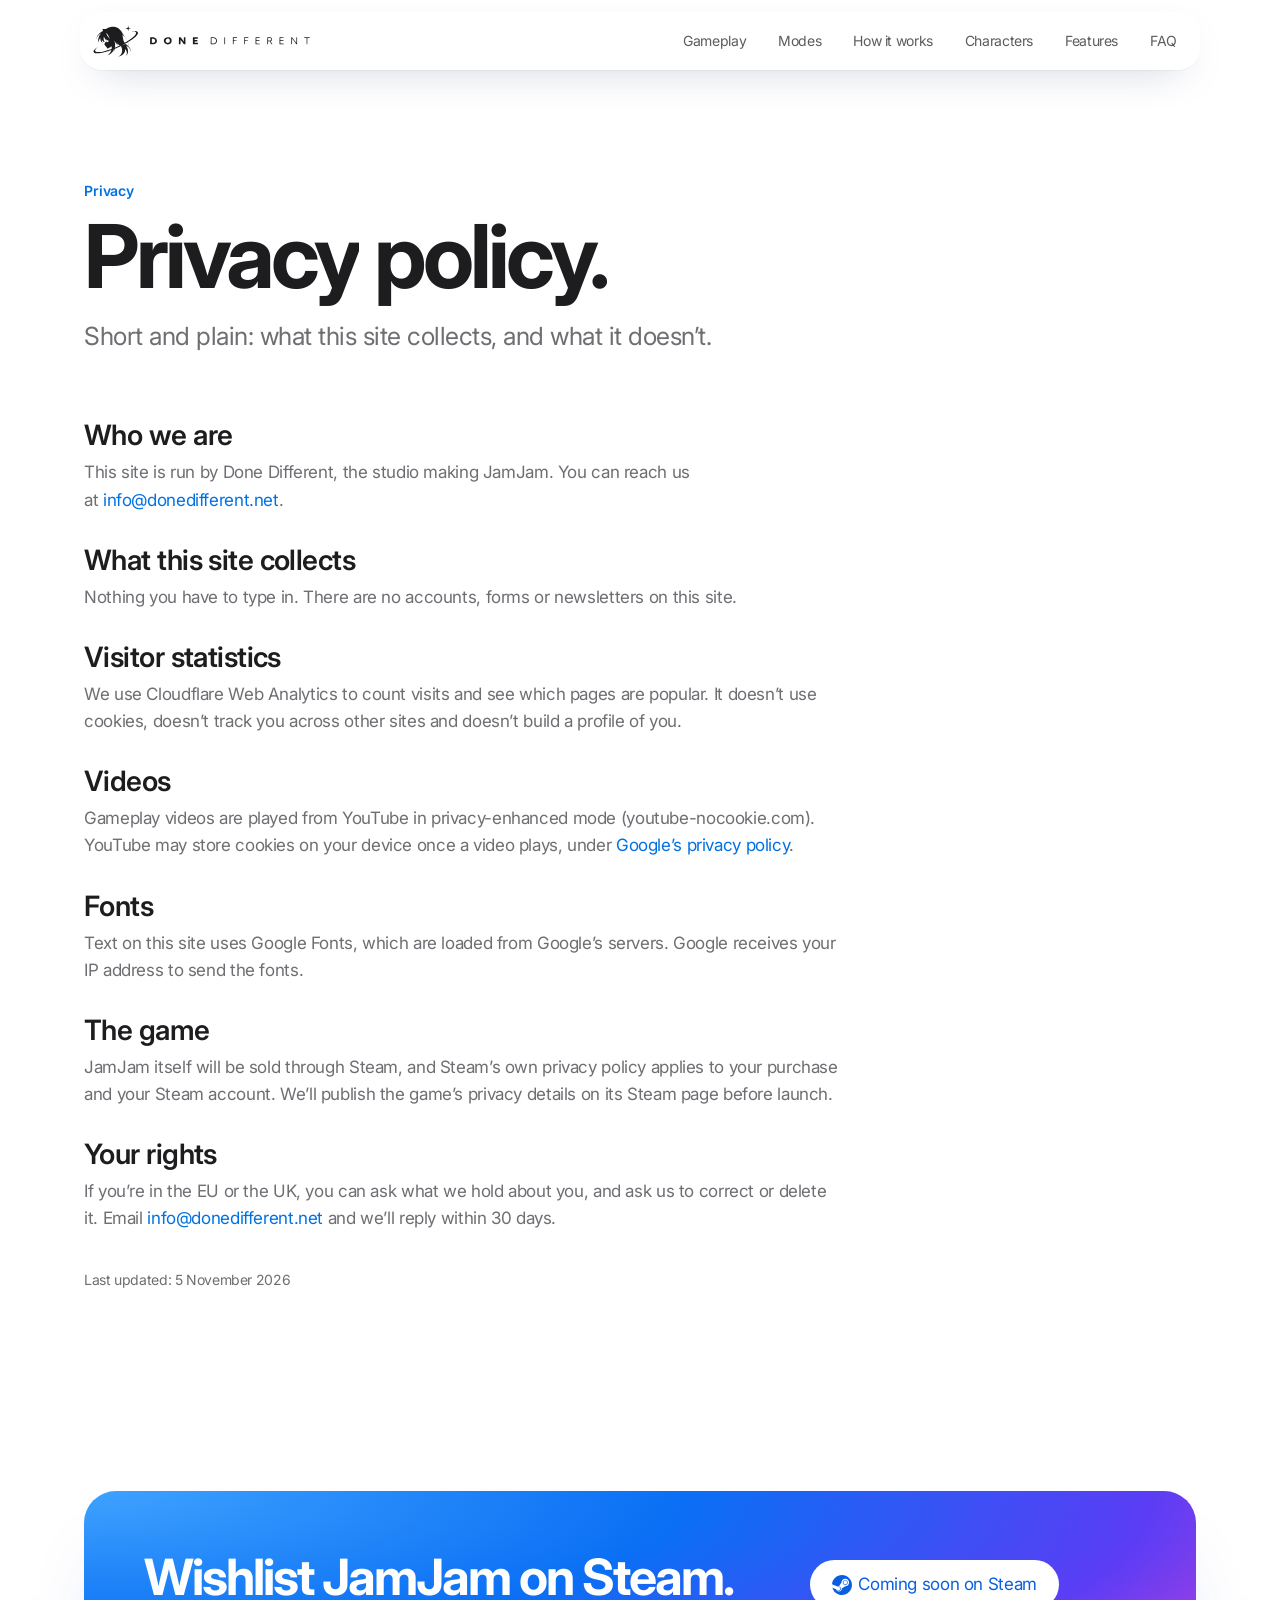
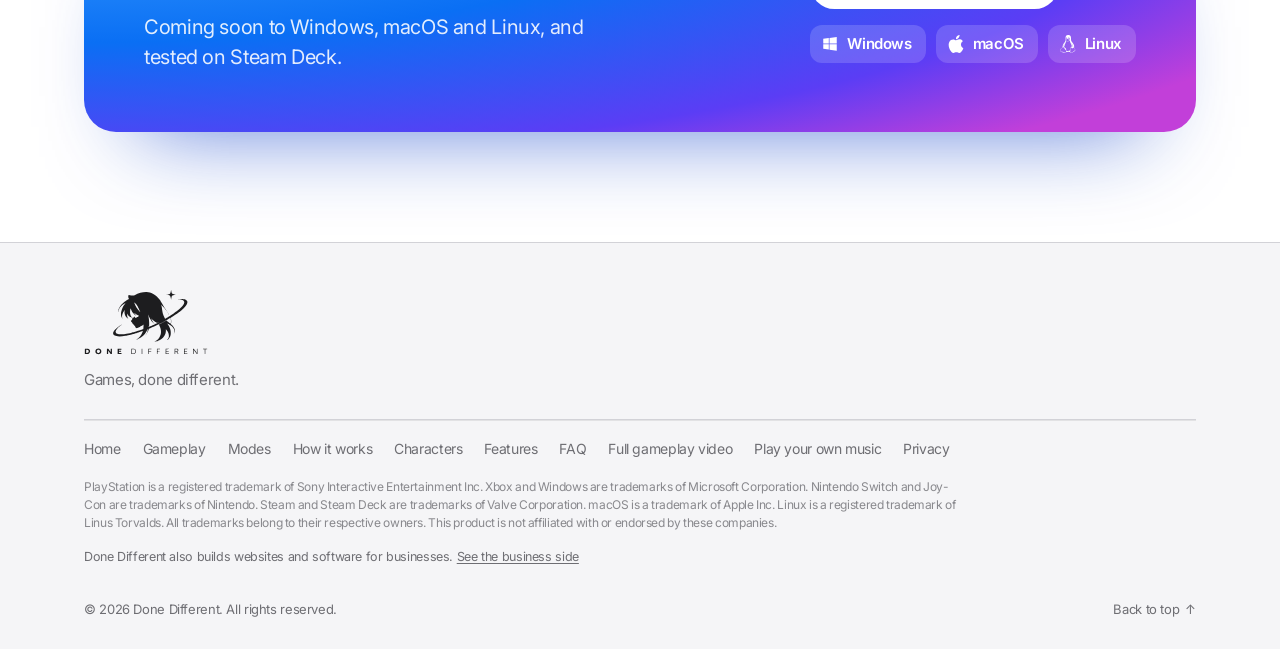
<file: privacy/index.html>
<!DOCTYPE html>
<html lang="en" dir="ltr">
<head>
<meta charset="utf-8">
<link rel="icon" href="/favicon.ico" sizes="48x48"><link rel="icon" type="image/png" sizes="96x96" href="/favicon-96.png"><link rel="icon" type="image/png" sizes="192x192" href="/favicon-192.png"><link rel="apple-touch-icon" href="/apple-touch-icon.png"><meta name="robots" content="index, follow, max-image-preview:large"><meta name="viewport" content="width=device-width, initial-scale=1">
<title>JamJam | Privacy</title>
<meta property="og:locale" content="en_US"><script type="application/ld+json">{"@context": "https://schema.org", "@type": "VideoGame", "@id": "https://donedifferent.net/#jamjam", "name": "JamJam", "url": "https://donedifferent.net/", "image": "https://donedifferent.net/og.png", "alternateName": ["JamJam rhythm runner", "JamJam by Done Different"], "disambiguatingDescription": "A pixel-art rhythm runner by Done Different that turns your own music into playable levels.", "description": "JamJam is a rhythm runner where any song becomes a level. Drop in your MP3s and play. Coming soon to Steam for Windows, macOS and Linux.", "genre": ["Rhythm", "Runner", "Music"], "gamePlatform": ["Windows", "macOS", "Linux", "Steam Deck"], "operatingSystem": "Windows, macOS, Linux, SteamOS", "playMode": ["SinglePlayer", "CoOp", "MultiPlayer"], "inLanguage": "en", "keywords": "rhythm game, rhythm runner, play your own music, MP3 rhythm game, Steam Deck, local co-op, online versus", "author": {"@id": "https://donedifferent.net/#studio"}, "publisher": {"@id": "https://donedifferent.net/#studio"}}</script><link rel="canonical" href="https://donedifferent.net/privacy/">
<meta name="theme-color" content="#0A6FF4">
<meta property="og:type" content="website">
<meta property="og:site_name" content="Done Different Games">
<meta property="og:url" content="https://donedifferent.net/privacy/">
<meta property="og:title" content="JamJam | Privacy">
<meta property="og:description" content="How the JamJam site handles your data: no forms or accounts, cookie-free visitor statistics, and YouTube videos in privacy-enhanced mode.">
<meta property="og:image" content="https://donedifferent.net/og.png">
<meta property="og:image:width" content="1200">
<meta property="og:image:height" content="630">
<meta property="og:image:alt" content="JamJam key art with the Done Different logo">
<meta name="twitter:card" content="summary_large_image">
<meta name="twitter:title" content="JamJam | Privacy">
<meta name="twitter:description" content="How the JamJam site handles your data: no forms or accounts, cookie-free visitor statistics, and YouTube videos in privacy-enhanced mode.">
<meta name="twitter:image" content="https://donedifferent.net/og.png">


<meta name="description" content="How the JamJam site handles your data: no forms or accounts, cookie-free visitor statistics, and YouTube videos in privacy-enhanced mode.">
<link rel="preconnect" href="https://fonts.googleapis.com">
<link rel="preconnect" href="https://fonts.gstatic.com" crossorigin>
<link href="https://fonts.googleapis.com/css2?family=Inter:wght@400;500;600;700&family=Montserrat:wght@300;700&family=Tajawal:wght@500;700&display=swap" rel="stylesheet">
<link rel="stylesheet" href="/assets/g-da9f8c3337.css">
<script>window.DD_SPY=[["top", "/privacy/"]]</script><script>window.DD_MAIL={"url": "https://script.google.com/macros/s/AKfycbyFYFGSmdoYCowIifRj9fHhZEJKQX8gg5jzKDLyOiDbAR0hf-uWY4Wv-mmm1ukl56oY/exec"}</script></head>
<body><svg width="0" height="0" style="position:absolute" aria-hidden="true"><defs><symbol id="dd-mark" viewBox="0 0 1567 1102"><path fill="currentColor" fill-rule="evenodd" d="M869.5 1084.1C868.9 1083.0 872.8 1080.0 875.0 1080.0C875.8 1080.0 877.8 1079.3 879.4 1078.5C880.9 1077.7 882.7 1077.0 883.4 1077.0C884.0 1077.0 888.3 1075.0 893.0 1072.7C931.2 1053.5 961.7 1020.9 981.4 978.2C998.2 941.7 1004.3 915.2 1004.4 878.5C1004.5 834.0 995.6 800.1 970.7 750.1L961.5 731.8L964.5 729.4C966.2 728.1 967.9 727.0 968.3 727.0C968.8 727.0 974.6 723.7 981.3 719.8C988.0 715.8 1015.1 701.7 1041.5 688.4C1067.9 675.2 1092.7 662.7 1096.5 660.7C1100.3 658.7 1107.1 655.5 1111.4 653.5C1119.1 650.1 1119.4 650.0 1121.9 651.7C1125.6 654.1 1141.4 666.4 1149.1 672.9C1156.5 679.2 1174.0 693.4 1190.2 706.4C1196.1 711.1 1201.8 715.0 1202.9 715.0C1205.3 715.0 1207.5 706.7 1209.5 689.3C1212.3 665.2 1211.0 640.1 1205.7 617.5C1201.2 598.4 1200.5 596.0 1199.2 596.0C1198.4 596.0 1195.1 597.6 1191.9 599.5C1188.6 601.4 1185.7 603.0 1185.5 603.0C1185.3 603.0 1180.6 605.7 1175.1 609.0C1169.5 612.3 1164.8 615.0 1164.5 615.0C1164.3 615.0 1160.8 616.9 1156.8 619.3C1152.8 621.7 1148.8 623.9 1148.0 624.3C1147.2 624.7 1145.6 625.6 1144.5 626.3C1143.4 627.0 1139.3 629.3 1135.5 631.5C1131.6 633.7 1127.6 636.0 1126.5 636.7C1125.4 637.4 1123.8 638.2 1123.0 638.6C1122.2 639.0 1115.7 642.8 1108.5 647.0C1095.9 654.4 1081.3 662.5 1062.5 672.5C1040.9 683.9 1036.3 686.4 1033.5 688.0C1031.8 689.0 1026.5 691.9 1021.5 694.5C1016.5 697.1 1009.3 701.0 1005.3 703.1C1001.3 705.3 980.9 715.6 959.8 726.1C924.0 744.0 905.5 752.8 873.5 767.0C866.4 770.2 856.2 774.8 851.0 777.3C838.0 783.4 833.0 785.6 822.5 790.0C817.6 792.1 805.2 797.4 795.0 801.8C784.8 806.2 772.5 811.5 767.5 813.5C755.3 818.5 754.2 819.3 753.4 823.7C753.1 825.8 752.2 829.5 751.5 832.0C750.8 834.5 749.5 839.2 748.6 842.5C747.7 845.8 746.3 850.1 745.5 852.0C744.8 853.9 742.8 859.1 741.0 863.5C739.3 867.9 737.3 872.7 736.5 874.2C735.7 875.6 735.0 877.4 735.0 878.1C735.0 879.9 722.0 905.6 715.9 915.8C708.4 928.3 700.5 939.2 692.8 947.4C684.9 955.8 683.1 955.8 689.6 947.4C701.5 932.3 715.1 906.8 721.0 889.0C722.6 883.9 723.5 881.0 727.4 867.5C730.0 858.6 735.0 833.9 735.0 830.0C735.0 827.4 732.6 827.5 727.6 830.3C724.2 832.3 723.3 833.6 719.8 842.5C696.5 901.8 654.7 953.5 596.5 995.1C583.0 1004.7 534.2 1032.0 530.5 1032.0C530.2 1032.0 527.6 1033.1 524.7 1034.5C519.7 1037.0 507.7 1041.8 497.7 1045.5C494.4 1046.6 492.5 1046.9 491.8 1046.2C491.3 1045.7 491.2 1045.0 491.7 1044.7C492.1 1044.5 496.6 1042.1 501.5 1039.5C550.5 1013.7 591.3 966.8 616.1 908.0C621.6 894.8 631.4 866.0 630.6 865.2C630.0 864.7 624.1 866.5 609.0 871.9C591.3 878.1 565.0 887.2 551.0 891.9C536.8 896.7 528.5 899.3 504.5 906.5C497.9 908.5 491.4 910.5 490.0 911.0C488.6 911.5 484.4 912.8 480.5 913.9C476.6 915.0 465.2 918.4 455.0 921.4C444.8 924.4 434.7 927.3 432.5 927.9C430.3 928.4 423.3 930.3 417.0 931.9C364.7 945.8 336.2 952.5 306.0 957.9C296.9 959.5 280.7 962.5 270.0 964.5C227.2 972.3 185.0 976.4 147.5 976.4C99.9 976.3 73.8 972.0 50.8 960.4C26.4 948.1 18.0 936.3 18.0 914.1C18.0 898.1 20.9 889.3 32.1 871.3C46.2 848.8 83.0 812.3 113.8 790.2C116.4 788.3 123.0 783.5 128.5 779.5C164.9 753.1 197.3 731.9 198.9 733.5C199.2 733.9 199.0 734.4 198.4 734.8C180.5 747.1 142.0 777.6 128.0 790.6C123.9 794.5 118.3 799.6 115.7 802.0C113.0 804.4 106.7 811.4 101.6 817.4C76.9 846.8 66.4 872.1 71.3 890.0C76.5 908.8 92.7 920.8 122.5 928.0C142.8 932.9 149.7 933.5 185.5 933.4C219.8 933.2 230.6 932.5 267.0 927.6C299.9 923.2 355.4 912.0 399.5 900.8C403.9 899.7 409.8 898.2 412.5 897.5C415.2 896.8 421.3 895.2 426.0 893.8C430.7 892.4 437.4 890.5 441.0 889.5C455.8 885.4 490.5 875.1 501.5 871.5C503.7 870.8 510.2 868.7 516.0 866.9C531.4 862.2 575.2 847.7 585.0 844.0C589.7 842.3 595.3 840.3 597.5 839.5C604.4 837.2 616.4 833.0 618.5 832.1C619.6 831.6 623.6 830.2 627.5 829.0C641.3 824.5 640.4 825.8 642.0 807.5C644.7 777.4 645.0 771.3 644.9 753.2C644.7 731.9 644.3 730.6 639.2 735.2C636.4 737.8 621.9 748.1 609.0 756.7C604.9 759.4 595.2 765.2 587.5 769.5C579.8 773.7 573.0 777.6 572.5 778.0C570.0 779.9 541.0 794.4 531.4 798.5C514.0 805.9 503.5 808.1 496.1 806.0C487.5 803.6 483.4 798.4 476.9 782.2C470.1 764.9 465.3 758.7 453.8 751.9C446.8 747.8 443.0 743.1 443.0 738.6C443.0 734.0 441.3 732.2 432.0 727.5C421.8 722.2 419.0 718.4 419.0 709.4C418.9 701.5 416.0 696.7 403.1 683.5C390.4 670.7 383.0 661.1 383.0 657.4C383.0 656.2 384.1 654.5 385.4 653.7C393.4 648.4 405.2 635.8 409.9 627.5C415.2 618.2 417.5 605.6 415.1 599.5C414.1 597.1 415.5 594.0 417.5 594.0C419.9 594.0 439.8 587.2 442.7 585.3C452.6 579.2 457.1 573.0 451.7 573.0C450.4 573.0 448.9 573.5 448.2 574.2C446.2 576.2 445.7 574.3 447.2 569.8C449.1 564.1 450.8 564.0 458.9 569.4C465.6 573.8 465.9 574.2 468.9 581.9C470.6 586.3 472.0 591.3 472.0 593.0C472.0 597.5 473.6 597.5 485.6 593.4C497.9 589.3 509.1 583.9 516.5 578.6C519.2 576.6 522.1 575.0 522.9 575.0C525.5 575.0 537.5 566.1 542.3 560.6C545.0 557.5 548.5 554.6 550.5 553.9C552.4 553.2 554.0 552.0 554.0 551.3C554.0 549.8 553.5 549.6 539.0 544.3C514.8 535.6 484.8 518.3 463.3 500.8C452.2 491.8 451.0 493.2 459.5 505.6C466.4 515.7 484.2 535.5 491.0 540.5C496.1 544.3 497.5 547.9 493.5 547.2C490.7 546.7 471.1 534.7 462.2 528.1C454.9 522.6 434.2 501.6 424.7 489.9C408.7 470.4 388.6 431.6 379.4 402.6C377.3 395.7 375.8 400.0 370.4 430.5C367.9 444.1 367.7 447.9 367.6 471.0C367.5 488.7 367.9 498.3 368.8 502.5C375.0 530.7 377.6 539.5 383.0 550.5C388.3 561.2 400.6 578.4 406.6 583.3C414.1 589.6 405.3 589.8 386.5 584.0C351.9 573.1 324.3 546.7 313.3 514.1C307.4 496.4 306.8 498.1 307.4 529.8C307.8 551.3 308.3 558.1 309.9 565.0C314.0 582.9 320.3 597.4 327.7 606.1C334.9 614.6 332.5 615.5 321.6 608.3C301.8 595.4 288.0 581.1 276.3 561.5C263.7 540.2 258.6 525.8 254.4 499.9C252.8 489.7 252.9 454.6 254.6 440.8C255.4 434.8 254.1 434.6 250.3 440.3C248.8 442.7 244.1 449.8 239.9 456.1C215.2 493.0 202.0 531.9 202.0 567.5C202.0 582.7 203.7 590.4 209.5 602.3C213.8 611.2 213.4 613.3 208.3 607.5C200.0 598.0 189.4 577.0 185.2 562.0C179.2 540.5 178.3 505.3 182.9 480.0C187.2 456.7 197.1 423.2 204.6 406.2C205.9 403.2 207.0 400.4 207.0 399.9C207.0 398.5 217.1 377.1 221.0 370.1C224.2 364.4 229.4 355.0 233.4 347.6C237.3 340.4 250.7 320.7 261.2 306.7C274.0 289.6 273.8 289.4 256.1 300.5C222.5 321.6 204.5 335.5 181.7 357.9C162.1 377.1 154.0 388.1 142.9 410.0C131.7 432.2 127.3 455.4 130.3 476.4C131.4 483.6 129.9 483.2 127.4 475.7C126.0 471.6 125.6 467.4 125.7 455.0C125.8 435.4 128.3 423.7 136.9 402.5C138.3 399.2 145.0 385.7 147.2 382.0C158.6 362.4 169.7 346.0 179.3 334.5C185.7 326.8 211.0 299.2 212.0 298.8C212.4 298.6 218.5 293.2 225.6 286.8C251.3 263.5 287.9 237.0 324.0 215.5C333.1 210.1 341.1 205.1 341.9 204.4C343.1 203.3 342.9 202.2 340.5 196.8C329.8 173.1 327.1 146.4 333.9 132.5C337.3 125.7 339.5 124.1 343.2 126.1C347.8 128.6 368.8 133.3 383.0 135.0C393.6 136.3 420.8 136.3 436.2 135.0L448.0 134.0L460.7 127.0C541.4 82.9 631.9 59.4 709.0 62.4C753.9 64.2 799.1 76.0 836.7 95.6C875.2 115.7 898.7 132.8 928.6 162.5C947.4 181.2 958.6 194.5 975.6 218.6C989.9 238.9 1012.5 275.0 1026.3 299.4C1031.2 308.3 1036.5 317.3 1038.0 319.5C1039.5 321.7 1046.1 332.5 1052.8 343.5C1066.5 366.2 1096.2 411.4 1107.6 426.9C1132.3 460.4 1153.7 495.3 1162.6 516.5C1166.5 525.9 1167.2 527.9 1166.8 529.6C1166.3 532.3 1164.8 531.8 1163.8 528.5C1158.8 512.2 1135.1 472.0 1114.7 445.2C1100.8 427.0 1096.6 421.6 1091.7 416.3C1088.8 413.1 1083.7 407.4 1080.5 403.5C1072.5 394.0 1055.6 374.9 1043.5 361.8C1029.9 347.0 1019.4 335.4 1013.9 328.9C1011.3 325.9 1008.9 323.8 1008.5 324.2C1007.7 325.0 1008.3 327.2 1013.6 345.5C1014.9 349.9 1017.7 362.3 1019.9 373.0C1023.6 391.7 1024.7 398.8 1030.5 443.0C1035.6 481.6 1044.3 516.5 1056.7 548.0C1063.3 564.7 1084.8 607.1 1089.7 613.0C1090.6 614.0 1150.7 578.8 1178.7 560.8C1184.1 557.3 1189.4 554.0 1190.5 553.4C1198.8 548.7 1245.0 518.1 1272.5 499.1C1289.8 487.2 1331.7 456.4 1340.0 449.5C1344.1 446.1 1350.2 441.1 1353.6 438.4C1406.4 395.8 1447.4 354.3 1464.7 325.9C1482.8 296.4 1487.1 280.9 1482.7 262.3C1478.8 246.2 1464.9 232.4 1445.0 224.7C1432.2 219.8 1423.5 217.3 1414.0 215.9C1411.0 215.5 1405.8 214.6 1402.5 214.0C1399.2 213.4 1380.8 212.7 1361.5 212.3C1341.9 211.9 1328.3 211.3 1330.5 210.9C1358.5 205.9 1415.9 203.5 1449.4 206.1C1465.1 207.3 1480.9 209.9 1491.5 213.0C1495.3 214.2 1499.9 215.5 1501.7 215.9C1507.1 217.3 1522.2 225.1 1527.8 229.3C1538.2 237.1 1547.1 251.7 1549.1 264.1C1554.7 297.7 1525.3 348.0 1467.9 403.0C1459.0 411.5 1449.4 420.5 1446.4 423.0C1443.5 425.5 1433.3 434.1 1423.8 442.1C1414.3 450.1 1394.6 465.5 1380.0 476.3C1365.4 487.1 1350.6 498.1 1347.0 500.7C1340.6 505.5 1294.4 536.1 1269.0 552.5C1253.1 562.8 1221.0 582.5 1212.7 587.1C1209.6 588.8 1205.8 591.4 1204.4 592.7L1201.7 595.1L1203.9 596.6C1205.0 597.4 1206.0 599.1 1206.0 600.3C1206.0 601.5 1206.6 604.5 1207.4 607.0C1213.6 626.8 1215.2 636.8 1215.8 660.0C1216.3 683.2 1215.3 696.0 1211.5 710.3C1210.1 715.6 1209.0 720.5 1209.0 721.0C1209.0 721.5 1212.9 725.6 1217.8 730.2C1239.9 751.1 1253.5 766.3 1263.8 781.9C1284.6 813.1 1290.5 830.3 1290.4 859.0C1290.3 875.9 1290.2 876.3 1285.2 892.5C1281.9 903.4 1273.9 918.1 1268.7 923.3C1264.6 927.3 1264.3 925.9 1267.9 920.0C1269.6 917.2 1271.0 914.8 1271.0 914.5C1271.0 914.3 1272.3 911.3 1274.0 907.8C1279.8 895.5 1280.2 893.4 1280.7 876.0C1281.4 852.9 1279.6 845.1 1266.8 818.0C1260.6 804.7 1253.9 795.8 1238.1 779.7C1225.5 766.8 1217.2 759.5 1207.2 752.6C1198.1 746.3 1167.0 727.6 1155.0 721.3C1148.7 717.9 1142.1 714.4 1140.3 713.4C1136.2 711.0 1135.0 712.2 1137.8 715.9C1139.7 718.4 1158.3 748.8 1164.3 759.0C1168.2 765.8 1176.5 782.8 1186.2 804.0C1189.8 811.8 1190.8 814.3 1192.6 820.5C1193.5 823.8 1194.9 828.3 1195.6 830.5C1196.2 832.7 1197.5 837.2 1198.3 840.5C1199.2 843.8 1200.3 848.3 1200.9 850.6C1207.1 874.4 1208.7 923.3 1204.0 943.5C1196.9 973.6 1192.3 984.9 1178.6 1006.0C1168.8 1021.1 1161.9 1029.1 1151.1 1038.2C1141.3 1046.4 1135.6 1049.9 1134.3 1048.6C1133.9 1048.2 1134.0 1047.6 1134.5 1047.2C1136.9 1045.5 1147.9 1032.1 1150.7 1027.4C1162.5 1007.8 1167.0 990.6 1167.0 964.3C1167.0 931.5 1158.7 903.4 1139.2 870.5C1129.2 853.7 1106.5 825.3 1104.5 827.2C1104.1 827.6 1104.4 835.7 1105.0 845.2C1106.1 860.4 1106.1 864.3 1104.6 877.0C1102.6 894.3 1099.0 912.6 1095.5 922.5C1074.3 983.1 1027.7 1030.9 961.5 1059.9C958.8 1061.1 955.1 1062.7 953.5 1063.4C951.9 1064.2 948.7 1065.4 946.5 1066.3C944.3 1067.1 940.7 1068.5 938.5 1069.3C934.6 1070.8 927.0 1073.2 922.0 1074.4C920.6 1074.8 916.1 1076.0 912.0 1077.1C904.4 1079.1 895.6 1080.8 880.0 1083.5C869.8 1085.3 870.3 1085.2 869.5 1084.1ZM742.5 783.9C743.9 782.6 744.5 757.1 743.2 755.8C742.5 755.1 741.9 756.0 741.5 758.6C740.5 764.5 737.1 781.2 736.4 783.9C735.7 786.1 735.9 786.2 738.6 785.6C740.2 785.2 742.0 784.4 742.5 783.9ZM765.8 775.5C768.7 774.1 771.2 773.0 771.5 773.0C773.5 773.0 854.1 736.7 869.0 729.0C872.0 727.5 884.2 721.8 896.0 716.4C919.2 705.9 952.3 689.3 952.8 687.9C953.0 687.4 954.0 687.0 955.0 687.0C956.0 687.0 957.2 686.5 957.5 686.0C958.3 684.7 955.5 684.7 953.2 686.0C950.7 687.3 940.7 691.7 932.0 695.3L924.5 698.3L916.5 695.5C906.8 692.1 898.7 688.2 889.7 682.4C879.1 675.6 857.1 659.0 848.2 651.1C840.7 644.5 819.3 621.5 810.7 610.8C806.9 606.0 804.1 604.4 805.5 607.8C805.9 608.7 807.3 612.9 808.7 617.0C814.3 633.8 820.7 648.1 828.9 661.8C832.1 667.2 836.5 674.7 838.8 678.7C844.4 688.3 857.0 705.1 864.3 712.7C867.5 716.1 870.0 719.4 869.8 720.1C868.9 722.7 849.1 704.5 828.2 681.8C808.4 660.2 784.1 622.2 764.7 582.5C757.2 567.2 750.0 551.3 750.0 549.9C750.0 549.5 748.6 546.2 747.0 542.7C745.4 539.1 744.0 535.7 744.0 535.2C744.0 534.7 743.3 533.6 742.4 532.9C740.9 531.7 740.8 531.9 741.2 535.5C741.5 537.7 742.7 543.8 744.0 549.0C746.6 560.2 748.8 572.5 750.0 583.0C750.5 587.1 751.4 593.2 751.9 596.5C756.8 626.1 757.9 637.0 761.1 691.9C762.3 712.4 761.7 739.0 759.3 769.9C758.9 774.9 759.1 778.0 759.7 778.0C760.2 778.0 763.0 776.9 765.8 775.5ZM576.0 470.9C575.5 469.2 574.7 467.3 574.2 466.7C573.7 466.0 572.3 463.0 571.0 460.0C569.8 457.0 567.7 452.2 566.4 449.5C560.7 436.9 558.0 430.8 558.0 430.4C558.0 430.1 555.1 423.9 551.6 416.7C548.1 409.4 544.3 401.5 543.2 399.0C542.1 396.5 539.3 390.2 537.0 385.0C534.6 379.8 532.4 375.1 532.0 374.5C531.6 373.9 528.6 368.6 525.5 362.5C507.8 328.6 491.3 307.1 468.7 288.3C464.2 284.5 459.8 280.7 458.8 279.8C457.8 278.8 456.5 278.0 456.0 278.0C452.6 278.0 459.4 300.8 469.1 321.7C471.2 326.3 473.9 332.3 475.2 335.2C478.6 343.3 488.7 362.4 493.4 369.8C495.8 373.5 498.7 378.3 499.8 380.6C504.2 389.3 530.1 423.7 546.4 442.5C552.5 449.6 568.6 467.4 572.7 471.7C575.8 474.9 577.0 474.6 576.0 470.9ZM1211.7 215.8C1211.4 214.5 1209.9 205.8 1208.5 196.5C1205.4 176.4 1200.3 157.4 1195.2 147.0C1191.7 139.8 1191.2 139.3 1184.5 135.8C1173.1 129.7 1147.9 122.6 1130.0 120.5C1121.1 119.5 1119.0 118.9 1119.0 117.5C1119.0 116.6 1120.7 115.9 1123.8 115.5C1133.9 114.2 1153.7 109.7 1165.8 106.1C1180.9 101.5 1185.4 99.6 1189.8 96.3C1197.6 90.4 1206.3 62.8 1210.4 31.1C1211.3 24.2 1212.3 18.4 1212.6 18.1C1213.7 17.0 1215.0 20.7 1215.0 25.0C1215.0 34.1 1221.3 65.0 1225.4 76.5C1231.0 92.4 1233.3 95.6 1242.0 100.0C1252.0 105.1 1288.9 114.9 1298.3 115.0C1300.0 115.1 1302.8 115.7 1304.5 116.4L1307.5 117.8L1305.0 118.7C1303.6 119.3 1299.6 120.0 1296.0 120.4C1270.6 123.2 1239.3 133.7 1233.1 141.6C1225.8 150.8 1216.9 186.0 1214.8 213.9C1214.5 217.9 1212.5 219.1 1211.7 215.8Z"/></symbol><symbol id="dd-word" viewBox="0 0 2555 150"><path fill="currentColor" fill-rule="evenodd" d="M278.0 131.1C258.5 126.0 242.4 110.9 236.8 92.6C234.3 84.3 233.9 69.8 236.0 61.0C243.9 27.8 283.1 9.3 319.8 21.6C333.7 26.2 348.6 39.2 353.8 51.2C359.7 65.2 359.1 87.4 352.4 101.7C349.4 108.0 339.2 118.8 331.7 123.7C319.0 132.0 294.2 135.4 278.0 131.1ZM18.7 130.3C17.7 129.4 17.8 21.0 18.8 21.0C39.9 20.5 76.7 21.0 80.9 21.9C90.5 23.9 104.1 31.1 110.6 37.6C136.4 63.4 128.9 107.2 96.0 123.4C82.3 130.1 76.4 131.0 46.0 131.0C31.4 131.0 19.0 130.7 18.7 130.3ZM473.2 129.7C472.1 128.4 472.4 22.8 473.5 21.0C474.0 20.2 497.1 20.6 499.7 21.5C501.1 22.0 515.9 41.6 526.5 57.0C536.7 71.9 546.8 85.3 548.6 86.3C549.8 87.0 550.0 82.5 550.0 54.6C550.0 16.3 548.5 19.8 564.7 20.2L575.5 20.5L575.5 75.5L575.5 130.5L563.3 130.8C554.3 131.0 550.9 130.7 550.1 129.8C547.4 126.4 524.8 95.5 519.5 88.0C507.9 71.3 500.7 62.0 499.5 62.0C498.4 62.0 498.1 68.5 498.1 95.6C498.1 114.0 497.8 129.6 497.5 130.1C496.5 131.5 474.4 131.2 473.2 129.7ZM693.7 129.6C693.4 128.7 693.1 104.3 693.0 75.2C693.0 30.7 693.2 22.1 694.4 21.1C696.5 19.3 768.5 19.7 770.0 21.5C770.7 22.3 771.0 26.4 770.8 32.1L770.5 41.5L746.5 41.8C733.3 41.9 722.2 42.4 721.7 42.9C720.7 43.9 720.2 60.7 721.1 62.2C721.5 62.8 730.7 63.5 743.1 63.8L764.5 64.5L764.5 74.5L764.5 84.5L743.0 85.0L721.5 85.5L720.9 95.5C720.6 101.0 720.6 106.1 720.8 106.8C721.1 107.7 727.1 108.0 746.0 108.0C766.0 108.0 771.0 108.3 771.9 109.4C772.7 110.3 773.0 114.2 772.8 120.6L772.5 130.5L733.4 130.8C699.7 131.0 694.1 130.8 693.7 129.6ZM975.7 130.3C974.3 129.0 974.9 23.3 976.2 22.3C978.5 20.4 1015.5 19.8 1025.0 21.4C1055.5 26.6 1073.1 46.1 1073.2 74.9C1073.3 99.3 1060.8 118.3 1039.8 125.7C1026.8 130.3 1021.4 131.0 998.5 131.0C986.3 131.0 976.0 130.7 975.7 130.3ZM1190.5 130.0C1189.5 128.3 1189.1 24.7 1190.2 22.8C1191.3 20.6 1199.2 20.3 1200.9 22.4C1201.7 23.3 1201.9 38.5 1201.8 77.1L1201.5 130.5L1196.3 130.8C1193.4 131.0 1190.9 130.6 1190.5 130.0ZM1325.1 129.6C1324.3 128.7 1324.1 113.5 1324.2 74.9L1324.5 21.5L1356.0 21.0C1373.3 20.7 1388.3 20.8 1389.2 21.2C1391.7 22.4 1392.4 25.8 1390.6 28.5L1389.0 31.0L1363.5 31.0C1346.5 31.0 1337.9 31.4 1337.5 32.1C1336.6 33.5 1336.6 67.6 1337.5 68.9C1337.9 69.6 1345.8 70.0 1360.4 70.0C1384.1 70.0 1385.0 70.2 1385.0 75.0C1385.0 79.8 1384.1 80.0 1361.2 80.0C1348.1 80.0 1339.1 80.4 1337.9 81.1C1336.0 82.1 1335.9 83.1 1336.1 105.5C1336.1 118.4 1335.9 129.3 1335.5 129.9C1334.6 131.5 1326.5 131.2 1325.1 129.6ZM1503.5 129.8C1503.2 129.1 1503.1 104.4 1503.2 75.0L1503.5 21.5L1536.0 21.5L1568.5 21.5L1568.8 25.1C1569.0 27.2 1568.6 29.1 1567.7 29.8C1566.8 30.6 1558.1 31.1 1540.4 31.2L1514.5 31.5L1514.3 49.0C1514.3 58.6 1514.4 67.3 1514.7 68.2C1515.1 69.8 1517.3 70.0 1539.3 70.2L1563.5 70.5L1563.5 75.0L1563.5 79.5L1539.8 80.0C1526.8 80.3 1515.8 80.8 1515.4 81.2C1515.0 81.6 1514.5 92.4 1514.3 105.2C1514.1 118.0 1513.7 129.1 1513.5 129.8C1513.2 130.5 1511.3 131.0 1508.5 131.0C1505.8 131.0 1503.7 130.5 1503.5 129.8ZM1683.6 130.1C1682.5 128.4 1682.9 22.7 1684.0 21.6C1685.4 20.2 1748.9 20.6 1750.7 22.1C1752.5 23.7 1752.3 26.4 1750.2 28.9C1748.6 30.9 1747.6 31.0 1722.0 31.3L1695.5 31.5L1695.2 48.9C1695.0 61.2 1695.3 66.7 1696.1 67.7C1697.1 68.9 1701.4 69.1 1720.8 68.9C1739.8 68.8 1744.4 69.0 1745.1 70.1C1746.3 72.0 1746.2 74.7 1745.0 77.1C1744.0 78.9 1742.6 79.0 1720.7 79.0C1703.9 79.0 1697.1 79.3 1696.2 80.2C1694.7 81.7 1694.5 116.7 1696.0 119.0C1696.8 120.3 1701.1 120.5 1724.2 120.5L1751.5 120.5L1752.4 123.2C1753.1 125.1 1753.0 126.7 1752.2 128.5L1751.0 131.0L1717.6 131.0C1699.2 131.0 1683.9 130.6 1683.6 130.1ZM1868.6 129.5C1867.7 127.0 1867.9 23.7 1868.9 22.1C1869.6 21.1 1874.4 20.8 1893.1 20.9C1915.0 21.1 1916.9 21.2 1923.4 23.5C1939.9 29.3 1948.0 45.8 1942.4 62.3C1940.8 67.1 1932.8 77.0 1930.5 77.0C1929.8 77.0 1928.7 77.6 1928.1 78.3C1927.5 79.1 1925.2 80.3 1922.9 81.0C1917.7 82.7 1917.1 84.4 1920.2 87.8C1922.3 90.2 1926.3 95.9 1940.7 117.3C1943.0 120.7 1945.8 124.7 1946.9 126.2C1950.3 130.5 1949.7 131.1 1942.3 130.8L1935.5 130.5L1924.5 113.8C1918.5 104.6 1911.7 94.2 1909.5 90.8L1905.5 84.5L1894.5 84.2C1888.5 84.1 1882.8 84.4 1882.0 85.0C1880.8 85.8 1880.4 89.9 1880.0 108.2L1879.5 130.5L1874.4 130.8C1870.4 131.0 1869.1 130.7 1868.6 129.5ZM2062.2 129.8C2060.8 128.4 2060.4 24.4 2061.9 22.2C2063.0 20.4 2126.5 20.3 2128.6 22.1C2130.5 23.7 2130.4 27.4 2128.2 29.3C2126.8 30.6 2122.6 30.9 2100.6 31.0C2086.4 31.0 2074.4 31.3 2074.0 31.5C2073.4 31.9 2073.8 66.9 2074.4 67.7C2074.4 67.8 2085.0 68.0 2097.9 68.2C2119.3 68.6 2121.4 68.8 2122.6 70.5C2124.4 73.0 2124.4 75.5 2122.4 77.4C2121.1 78.8 2117.5 79.0 2098.5 79.0C2079.4 79.0 2075.9 79.2 2074.6 80.6C2073.2 82.0 2073.0 84.5 2073.6 100.3C2073.9 110.3 2074.5 118.9 2075.0 119.3C2075.4 119.8 2088.1 120.2 2103.1 120.3L2130.5 120.5L2130.5 125.5L2130.5 130.5L2097.0 130.8C2071.7 131.0 2063.1 130.7 2062.2 129.8ZM2247.6 129.4C2246.3 126.0 2246.9 22.0 2248.2 21.6C2248.9 21.3 2251.5 20.9 2253.9 20.7C2258.0 20.2 2258.7 20.4 2261.4 23.4C2266.1 28.3 2291.5 62.9 2323.5 107.8C2324.4 109.0 2325.5 110.0 2326.0 110.0C2326.6 110.0 2327.0 93.3 2327.0 66.2C2327.0 33.5 2327.3 22.1 2328.2 21.2C2329.8 19.6 2336.5 19.7 2337.9 21.4C2338.7 22.3 2338.9 37.6 2338.8 76.6L2338.5 130.5L2332.3 130.8L2326.2 131.1L2320.7 123.8C2317.8 119.8 2311.5 111.1 2307.0 104.5C2297.9 91.5 2284.1 72.5 2272.1 56.3C2267.9 50.7 2263.7 45.0 2262.7 43.5C2261.7 42.1 2260.5 41.2 2260.0 41.5C2259.5 41.8 2259.1 60.7 2259.0 85.2C2259.0 115.2 2258.6 128.7 2257.9 129.7C2256.3 131.6 2248.4 131.4 2247.6 129.4ZM2489.7 130.3C2489.3 130.0 2488.9 113.0 2488.9 92.6C2488.8 72.2 2488.5 50.1 2488.1 43.5L2487.5 31.5L2470.6 31.2C2460.2 31.1 2453.1 30.5 2452.3 29.9C2450.7 28.5 2450.6 22.4 2452.1 21.4C2452.9 20.9 2502.5 20.7 2537.3 21.0C2537.7 21.0 2538.0 23.1 2537.8 25.8L2537.5 30.5L2520.1 30.8C2510.5 30.9 2502.2 31.4 2501.6 31.9C2500.8 32.5 2500.4 48.4 2500.2 81.2C2500.0 107.7 2499.6 129.8 2499.3 130.2C2498.8 131.2 2490.6 131.2 2489.7 130.3ZM1028.0 117.3C1047.4 112.0 1058.6 98.5 1059.8 79.2C1061.1 56.3 1051.2 40.6 1031.0 33.7C1023.9 31.3 990.9 30.0 988.5 32.0C987.2 33.1 987.0 39.1 987.0 75.4C987.0 101.7 987.4 118.0 988.0 118.6C989.5 120.1 1021.5 119.2 1028.0 117.3ZM305.6 107.6C322.1 103.2 331.5 87.8 328.9 69.6C325.0 42.1 293.5 31.5 272.9 50.7C265.9 57.3 263.5 63.4 263.5 75.0C263.5 92.2 270.9 102.7 286.3 107.5C291.8 109.3 299.3 109.3 305.6 107.6ZM78.4 105.3C84.5 103.1 91.0 96.8 94.1 90.4C96.1 86.2 96.4 83.9 96.5 74.5C96.5 63.5 96.5 63.5 92.8 57.9C85.1 46.0 73.8 41.4 54.0 42.2L45.5 42.5L45.2 74.0C45.1 91.3 45.2 106.1 45.5 106.9C46.3 109.0 71.7 107.8 78.4 105.3ZM1917.1 71.5C1929.2 67.2 1934.9 54.1 1929.7 42.6C1927.5 37.9 1926.4 36.7 1921.8 34.3C1916.7 31.7 1915.7 31.6 1899.7 31.2C1887.5 30.9 1882.6 31.1 1881.5 32.0C1880.3 33.0 1880.0 36.6 1880.0 51.5C1880.0 61.6 1880.3 70.5 1880.6 71.4C1881.5 73.7 1910.7 73.7 1917.1 71.5Z"/></symbol><symbol id="dd-full" viewBox="0 0 2555 1360"><path fill="currentColor" fill-rule="evenodd" d="M278.0 1341.1C258.5 1336.0 242.4 1320.9 236.8 1302.6C234.3 1294.3 233.9 1279.8 236.0 1271.0C243.9 1237.8 283.1 1219.3 319.8 1231.6C333.7 1236.2 348.6 1249.2 353.8 1261.2C359.7 1275.2 359.1 1297.4 352.4 1311.7C349.4 1318.0 339.2 1328.8 331.7 1333.7C319.0 1342.0 294.2 1345.4 278.0 1341.1ZM18.7 1340.3C17.7 1339.4 17.8 1231.0 18.8 1231.0C39.9 1230.5 76.7 1231.0 80.9 1231.9C90.5 1233.9 104.1 1241.1 110.6 1247.6C136.4 1273.4 128.9 1317.2 96.0 1333.4C82.3 1340.1 76.4 1341.0 46.0 1341.0C31.4 1341.0 19.0 1340.7 18.7 1340.3ZM473.2 1339.7C472.1 1338.4 472.4 1232.8 473.5 1231.0C474.0 1230.2 497.1 1230.6 499.7 1231.5C501.1 1232.0 515.9 1251.6 526.5 1267.0C536.7 1281.9 546.8 1295.3 548.6 1296.3C549.8 1297.0 550.0 1292.5 550.0 1264.6C550.0 1226.3 548.5 1229.8 564.7 1230.2L575.5 1230.5L575.5 1285.5L575.5 1340.5L563.3 1340.8C554.3 1341.0 550.9 1340.7 550.1 1339.8C547.4 1336.4 524.8 1305.5 519.5 1298.0C507.9 1281.3 500.7 1272.0 499.5 1272.0C498.4 1272.0 498.1 1278.5 498.1 1305.6C498.1 1324.0 497.8 1339.6 497.5 1340.1C496.5 1341.5 474.4 1341.2 473.2 1339.7ZM693.7 1339.6C693.4 1338.7 693.1 1314.3 693.0 1285.2C693.0 1240.7 693.2 1232.1 694.4 1231.1C696.5 1229.3 768.5 1229.7 770.0 1231.5C770.7 1232.3 771.0 1236.4 770.8 1242.1L770.5 1251.5L746.5 1251.8C733.3 1251.9 722.2 1252.4 721.7 1252.9C720.7 1253.9 720.2 1270.7 721.1 1272.2C721.5 1272.8 730.7 1273.5 743.1 1273.8L764.5 1274.5L764.5 1284.5L764.5 1294.5L743.0 1295.0L721.5 1295.5L720.9 1305.5C720.6 1311.0 720.6 1316.1 720.8 1316.8C721.1 1317.7 727.1 1318.0 746.0 1318.0C766.0 1318.0 771.0 1318.3 771.9 1319.4C772.7 1320.3 773.0 1324.2 772.8 1330.6L772.5 1340.5L733.4 1340.8C699.7 1341.0 694.1 1340.8 693.7 1339.6ZM975.7 1340.3C974.3 1339.0 974.9 1233.3 976.2 1232.3C978.5 1230.4 1015.5 1229.8 1025.0 1231.4C1055.5 1236.6 1073.1 1256.1 1073.2 1284.9C1073.3 1309.3 1060.8 1328.3 1039.8 1335.7C1026.8 1340.3 1021.4 1341.0 998.5 1341.0C986.3 1341.0 976.0 1340.7 975.7 1340.3ZM1190.5 1340.0C1189.5 1338.3 1189.1 1234.7 1190.2 1232.8C1191.3 1230.6 1199.2 1230.3 1200.9 1232.4C1201.7 1233.3 1201.9 1248.5 1201.8 1287.1L1201.5 1340.5L1196.3 1340.8C1193.4 1341.0 1190.9 1340.6 1190.5 1340.0ZM1325.1 1339.6C1324.3 1338.7 1324.1 1323.5 1324.2 1284.9L1324.5 1231.5L1356.0 1231.0C1373.3 1230.7 1388.3 1230.8 1389.2 1231.2C1391.7 1232.4 1392.4 1235.8 1390.6 1238.5L1389.0 1241.0L1363.5 1241.0C1346.5 1241.0 1337.9 1241.4 1337.5 1242.1C1336.6 1243.5 1336.6 1277.6 1337.5 1278.9C1337.9 1279.6 1345.8 1280.0 1360.4 1280.0C1384.1 1280.0 1385.0 1280.2 1385.0 1285.0C1385.0 1289.8 1384.1 1290.0 1361.2 1290.0C1348.1 1290.0 1339.1 1290.4 1337.9 1291.1C1336.0 1292.1 1335.9 1293.1 1336.1 1315.5C1336.1 1328.4 1335.9 1339.3 1335.5 1339.9C1334.6 1341.5 1326.5 1341.2 1325.1 1339.6ZM1503.5 1339.8C1503.2 1339.1 1503.1 1314.4 1503.2 1285.0L1503.5 1231.5L1536.0 1231.5L1568.5 1231.5L1568.8 1235.1C1569.0 1237.2 1568.6 1239.1 1567.7 1239.8C1566.8 1240.6 1558.1 1241.1 1540.4 1241.2L1514.5 1241.5L1514.3 1259.0C1514.3 1268.6 1514.4 1277.3 1514.7 1278.2C1515.1 1279.8 1517.3 1280.0 1539.3 1280.2L1563.5 1280.5L1563.5 1285.0L1563.5 1289.5L1539.8 1290.0C1526.8 1290.3 1515.8 1290.8 1515.4 1291.2C1515.0 1291.6 1514.5 1302.4 1514.3 1315.2C1514.1 1328.0 1513.7 1339.1 1513.5 1339.8C1513.2 1340.5 1511.3 1341.0 1508.5 1341.0C1505.8 1341.0 1503.7 1340.5 1503.5 1339.8ZM1683.6 1340.1C1682.5 1338.4 1682.9 1232.7 1684.0 1231.6C1685.4 1230.2 1748.9 1230.6 1750.7 1232.1C1752.5 1233.7 1752.3 1236.4 1750.2 1238.9C1748.6 1240.9 1747.6 1241.0 1722.0 1241.3L1695.5 1241.5L1695.2 1258.9C1695.0 1271.2 1695.3 1276.7 1696.1 1277.7C1697.1 1278.9 1701.4 1279.1 1720.8 1278.9C1739.8 1278.8 1744.4 1279.0 1745.1 1280.1C1746.3 1282.0 1746.2 1284.7 1745.0 1287.1C1744.0 1288.9 1742.6 1289.0 1720.7 1289.0C1703.9 1289.0 1697.1 1289.3 1696.2 1290.2C1694.7 1291.7 1694.5 1326.7 1696.0 1329.0C1696.8 1330.3 1701.1 1330.5 1724.2 1330.5L1751.5 1330.5L1752.4 1333.2C1753.1 1335.1 1753.0 1336.7 1752.2 1338.5L1751.0 1341.0L1717.6 1341.0C1699.2 1341.0 1683.9 1340.6 1683.6 1340.1ZM1868.6 1339.5C1867.7 1337.0 1867.9 1233.7 1868.9 1232.1C1869.6 1231.1 1874.4 1230.8 1893.1 1230.9C1915.0 1231.1 1916.9 1231.2 1923.4 1233.5C1939.9 1239.3 1948.0 1255.8 1942.4 1272.3C1940.8 1277.1 1932.8 1287.0 1930.5 1287.0C1929.8 1287.0 1928.7 1287.6 1928.1 1288.3C1927.5 1289.1 1925.2 1290.3 1922.9 1291.0C1917.7 1292.7 1917.1 1294.4 1920.2 1297.8C1922.3 1300.2 1926.3 1305.9 1940.7 1327.3C1943.0 1330.7 1945.8 1334.7 1946.9 1336.2C1950.3 1340.5 1949.7 1341.1 1942.3 1340.8L1935.5 1340.5L1924.5 1323.8C1918.5 1314.6 1911.7 1304.2 1909.5 1300.8L1905.5 1294.5L1894.5 1294.2C1888.5 1294.1 1882.8 1294.4 1882.0 1295.0C1880.8 1295.8 1880.4 1299.9 1880.0 1318.2L1879.5 1340.5L1874.4 1340.8C1870.4 1341.0 1869.1 1340.7 1868.6 1339.5ZM2062.2 1339.8C2060.8 1338.4 2060.4 1234.4 2061.9 1232.2C2063.0 1230.4 2126.5 1230.3 2128.6 1232.1C2130.5 1233.7 2130.4 1237.4 2128.2 1239.3C2126.8 1240.6 2122.6 1240.9 2100.6 1241.0C2086.4 1241.0 2074.4 1241.3 2074.0 1241.5C2073.4 1241.9 2073.8 1276.9 2074.4 1277.7C2074.4 1277.8 2085.0 1278.0 2097.9 1278.2C2119.3 1278.6 2121.4 1278.8 2122.6 1280.5C2124.4 1283.0 2124.4 1285.5 2122.4 1287.4C2121.1 1288.8 2117.5 1289.0 2098.5 1289.0C2079.4 1289.0 2075.9 1289.2 2074.6 1290.6C2073.2 1292.0 2073.0 1294.5 2073.6 1310.3C2073.9 1320.3 2074.5 1328.9 2075.0 1329.3C2075.4 1329.8 2088.1 1330.2 2103.1 1330.3L2130.5 1330.5L2130.5 1335.5L2130.5 1340.5L2097.0 1340.8C2071.7 1341.0 2063.1 1340.7 2062.2 1339.8ZM2247.6 1339.4C2246.3 1336.0 2246.9 1232.0 2248.2 1231.6C2248.9 1231.3 2251.5 1230.9 2253.9 1230.7C2258.0 1230.2 2258.7 1230.4 2261.4 1233.4C2266.1 1238.3 2291.5 1272.9 2323.5 1317.8C2324.4 1319.0 2325.5 1320.0 2326.0 1320.0C2326.6 1320.0 2327.0 1303.3 2327.0 1276.2C2327.0 1243.5 2327.3 1232.1 2328.2 1231.2C2329.8 1229.6 2336.5 1229.7 2337.9 1231.4C2338.7 1232.3 2338.9 1247.6 2338.8 1286.6L2338.5 1340.5L2332.3 1340.8L2326.2 1341.1L2320.7 1333.8C2317.8 1329.8 2311.5 1321.1 2307.0 1314.5C2297.9 1301.5 2284.1 1282.5 2272.1 1266.3C2267.9 1260.7 2263.7 1255.0 2262.7 1253.5C2261.7 1252.1 2260.5 1251.2 2260.0 1251.5C2259.5 1251.8 2259.1 1270.7 2259.0 1295.2C2259.0 1325.2 2258.6 1338.7 2257.9 1339.7C2256.3 1341.6 2248.4 1341.4 2247.6 1339.4ZM2489.7 1340.3C2489.3 1340.0 2488.9 1323.0 2488.9 1302.6C2488.8 1282.2 2488.5 1260.1 2488.1 1253.5L2487.5 1241.5L2470.6 1241.2C2460.2 1241.1 2453.1 1240.5 2452.3 1239.9C2450.7 1238.5 2450.6 1232.4 2452.1 1231.4C2452.9 1230.9 2502.5 1230.7 2537.3 1231.0C2537.7 1231.0 2538.0 1233.1 2537.8 1235.8L2537.5 1240.5L2520.1 1240.8C2510.5 1240.9 2502.2 1241.4 2501.6 1241.9C2500.8 1242.5 2500.4 1258.4 2500.2 1291.2C2500.0 1317.7 2499.6 1339.8 2499.3 1340.2C2498.8 1341.2 2490.6 1341.2 2489.7 1340.3ZM1028.0 1327.3C1047.4 1322.0 1058.6 1308.5 1059.8 1289.2C1061.1 1266.3 1051.2 1250.6 1031.0 1243.7C1023.9 1241.3 990.9 1240.0 988.5 1242.0C987.2 1243.1 987.0 1249.1 987.0 1285.4C987.0 1311.7 987.4 1328.0 988.0 1328.6C989.5 1330.1 1021.5 1329.2 1028.0 1327.3ZM305.6 1317.6C322.1 1313.2 331.5 1297.8 328.9 1279.6C325.0 1252.1 293.5 1241.5 272.9 1260.7C265.9 1267.3 263.5 1273.4 263.5 1285.0C263.5 1302.2 270.9 1312.7 286.3 1317.5C291.8 1319.3 299.3 1319.3 305.6 1317.6ZM78.4 1315.3C84.5 1313.1 91.0 1306.8 94.1 1300.4C96.1 1296.2 96.4 1293.9 96.5 1284.5C96.5 1273.5 96.5 1273.5 92.8 1267.9C85.1 1256.0 73.8 1251.4 54.0 1252.2L45.5 1252.5L45.2 1284.0C45.1 1301.3 45.2 1316.1 45.5 1316.9C46.3 1319.0 71.7 1317.8 78.4 1315.3ZM1917.1 1281.5C1929.2 1277.2 1934.9 1264.1 1929.7 1252.6C1927.5 1247.9 1926.4 1246.7 1921.8 1244.3C1916.7 1241.7 1915.7 1241.6 1899.7 1241.2C1887.5 1240.9 1882.6 1241.1 1881.5 1242.0C1880.3 1243.0 1880.0 1246.6 1880.0 1261.5C1880.0 1271.6 1880.3 1280.5 1880.6 1281.4C1881.5 1283.7 1910.7 1283.7 1917.1 1281.5ZM1451.5 1084.1C1450.9 1083.0 1454.8 1080.0 1457.0 1080.0C1457.8 1080.0 1459.8 1079.3 1461.4 1078.5C1462.9 1077.7 1464.7 1077.0 1465.4 1077.0C1466.0 1077.0 1470.3 1075.0 1475.0 1072.7C1513.2 1053.5 1543.7 1020.9 1563.4 978.2C1580.2 941.7 1586.3 915.2 1586.4 878.5C1586.5 834.0 1577.6 800.1 1552.7 750.1L1543.5 731.8L1546.5 729.4C1548.2 728.1 1549.9 727.0 1550.3 727.0C1550.8 727.0 1556.6 723.7 1563.3 719.8C1570.0 715.8 1597.1 701.7 1623.5 688.4C1649.9 675.2 1674.7 662.7 1678.5 660.7C1682.3 658.7 1689.1 655.5 1693.4 653.5C1701.1 650.1 1701.4 650.0 1703.9 651.7C1707.6 654.1 1723.4 666.4 1731.1 672.9C1738.5 679.2 1756.0 693.4 1772.2 706.4C1778.1 711.1 1783.8 715.0 1784.9 715.0C1787.3 715.0 1789.5 706.7 1791.5 689.3C1794.3 665.2 1793.0 640.1 1787.7 617.5C1783.2 598.4 1782.5 596.0 1781.2 596.0C1780.4 596.0 1777.1 597.6 1773.9 599.5C1770.6 601.4 1767.7 603.0 1767.5 603.0C1767.3 603.0 1762.6 605.7 1757.1 609.0C1751.5 612.3 1746.8 615.0 1746.5 615.0C1746.3 615.0 1742.8 616.9 1738.8 619.3C1734.8 621.7 1730.8 623.9 1730.0 624.3C1729.2 624.7 1727.6 625.6 1726.5 626.3C1725.4 627.0 1721.3 629.3 1717.5 631.5C1713.6 633.7 1709.6 636.0 1708.5 636.7C1707.4 637.4 1705.8 638.2 1705.0 638.6C1704.2 639.0 1697.7 642.8 1690.5 647.0C1677.9 654.4 1663.3 662.5 1644.5 672.5C1622.9 683.9 1618.3 686.4 1615.5 688.0C1613.8 689.0 1608.5 691.9 1603.5 694.5C1598.5 697.1 1591.3 701.0 1587.3 703.1C1583.3 705.3 1562.9 715.6 1541.8 726.1C1506.0 744.0 1487.5 752.8 1455.5 767.0C1448.3 770.2 1438.2 774.8 1433.0 777.3C1420.0 783.4 1415.0 785.6 1404.5 790.0C1399.6 792.1 1387.2 797.4 1377.0 801.8C1366.8 806.2 1354.5 811.5 1349.5 813.5C1337.3 818.5 1336.2 819.3 1335.4 823.7C1335.1 825.8 1334.2 829.5 1333.5 832.0C1332.8 834.5 1331.5 839.2 1330.6 842.5C1329.7 845.8 1328.3 850.1 1327.5 852.0C1326.8 853.9 1324.8 859.1 1323.0 863.5C1321.3 867.9 1319.3 872.7 1318.5 874.2C1317.7 875.6 1317.0 877.4 1317.0 878.1C1317.0 879.9 1304.0 905.6 1297.9 915.8C1290.4 928.3 1282.5 939.2 1274.8 947.4C1266.9 955.8 1265.1 955.8 1271.6 947.4C1283.5 932.3 1297.1 906.8 1303.0 889.0C1304.6 883.9 1305.5 881.0 1309.4 867.5C1312.0 858.6 1317.0 833.9 1317.0 830.0C1317.0 827.4 1314.6 827.5 1309.6 830.3C1306.2 832.3 1305.3 833.6 1301.8 842.5C1278.5 901.8 1236.7 953.5 1178.5 995.1C1165.0 1004.7 1116.2 1032.0 1112.5 1032.0C1112.2 1032.0 1109.6 1033.1 1106.7 1034.5C1101.7 1037.0 1089.7 1041.8 1079.7 1045.5C1076.4 1046.6 1074.5 1046.9 1073.8 1046.2C1073.3 1045.7 1073.2 1045.0 1073.7 1044.7C1074.1 1044.5 1078.5 1042.1 1083.5 1039.5C1132.5 1013.7 1173.3 966.8 1198.1 908.0C1203.6 894.8 1213.4 866.0 1212.6 865.2C1212.0 864.7 1206.1 866.5 1191.0 871.9C1173.3 878.1 1147.0 887.2 1133.0 891.9C1118.8 896.7 1110.5 899.3 1086.5 906.5C1079.9 908.5 1073.4 910.5 1072.0 911.0C1070.6 911.5 1066.3 912.8 1062.5 913.9C1058.7 915.0 1047.2 918.4 1037.0 921.4C1026.8 924.4 1016.7 927.3 1014.5 927.9C1012.3 928.4 1005.3 930.3 999.0 931.9C946.7 945.8 918.2 952.5 888.0 957.9C878.9 959.5 862.7 962.5 852.0 964.5C809.2 972.3 767.0 976.4 729.5 976.4C681.9 976.3 655.8 972.0 632.8 960.4C608.4 948.1 600.0 936.3 600.0 914.1C600.0 898.1 602.9 889.3 614.1 871.3C628.2 848.8 665.0 812.3 695.8 790.2C698.4 788.3 705.0 783.5 710.5 779.5C746.9 753.1 779.3 731.9 780.9 733.5C781.2 733.9 781.0 734.4 780.4 734.8C762.5 747.1 724.0 777.6 710.0 790.6C705.9 794.5 700.3 799.6 697.7 802.0C695.0 804.4 688.7 811.4 683.6 817.4C658.9 846.8 648.4 872.1 653.3 890.0C658.5 908.8 674.7 920.8 704.5 928.0C724.8 932.9 731.7 933.5 767.5 933.4C801.8 933.2 812.6 932.5 849.0 927.6C881.9 923.2 937.4 912.0 981.5 900.8C985.9 899.7 991.8 898.2 994.5 897.5C997.2 896.8 1003.3 895.2 1008.0 893.8C1012.7 892.4 1019.4 890.5 1023.0 889.5C1037.8 885.4 1072.5 875.1 1083.5 871.5C1085.7 870.8 1092.2 868.7 1098.0 866.9C1113.4 862.2 1157.2 847.7 1167.0 844.0C1171.7 842.3 1177.3 840.3 1179.5 839.5C1186.4 837.2 1198.4 833.0 1200.5 832.1C1201.6 831.6 1205.7 830.2 1209.5 829.0C1223.3 824.5 1222.4 825.8 1224.0 807.5C1226.7 777.4 1227.0 771.3 1226.9 753.2C1226.7 731.9 1226.3 730.6 1221.2 735.2C1218.4 737.8 1203.9 748.1 1191.0 756.7C1186.9 759.4 1177.2 765.2 1169.5 769.5C1161.8 773.7 1155.0 777.6 1154.5 778.0C1152.0 779.9 1123.0 794.4 1113.4 798.5C1096.0 805.9 1085.5 808.1 1078.1 806.0C1069.5 803.6 1065.4 798.4 1058.9 782.2C1052.1 764.9 1047.3 758.7 1035.8 751.9C1028.8 747.8 1025.0 743.1 1025.0 738.6C1025.0 734.0 1023.3 732.2 1014.0 727.5C1003.8 722.2 1001.0 718.4 1001.0 709.4C1000.9 701.5 998.0 696.7 985.1 683.5C972.4 670.7 965.0 661.1 965.0 657.4C965.0 656.2 966.1 654.5 967.4 653.7C975.4 648.4 987.2 635.8 991.9 627.5C997.2 618.2 999.5 605.6 997.1 599.5C996.1 597.1 997.5 594.0 999.5 594.0C1001.9 594.0 1021.8 587.2 1024.7 585.3C1034.6 579.2 1039.1 573.0 1033.7 573.0C1032.4 573.0 1030.9 573.5 1030.2 574.2C1028.2 576.2 1027.7 574.3 1029.2 569.8C1031.1 564.1 1032.8 564.0 1040.9 569.4C1047.6 573.8 1047.9 574.2 1050.9 581.9C1052.6 586.3 1054.0 591.3 1054.0 593.0C1054.0 597.5 1055.6 597.5 1067.6 593.4C1079.9 589.3 1091.1 583.9 1098.5 578.6C1101.2 576.6 1104.1 575.0 1104.9 575.0C1107.5 575.0 1119.5 566.1 1124.3 560.6C1127.0 557.5 1130.5 554.6 1132.5 553.9C1134.4 553.2 1136.0 552.0 1136.0 551.3C1136.0 549.8 1135.5 549.6 1121.0 544.3C1096.8 535.6 1066.8 518.3 1045.3 500.8C1034.2 491.8 1033.0 493.2 1041.5 505.6C1048.4 515.7 1066.2 535.5 1073.0 540.5C1078.1 544.3 1079.5 547.9 1075.5 547.2C1072.7 546.7 1053.1 534.7 1044.2 528.1C1036.9 522.6 1016.2 501.6 1006.7 489.9C990.7 470.4 970.6 431.6 961.4 402.6C959.3 395.7 957.8 400.0 952.4 430.5C949.9 444.1 949.7 447.9 949.6 471.0C949.5 488.7 949.9 498.3 950.8 502.5C957.0 530.7 959.6 539.5 965.0 550.5C970.3 561.2 982.6 578.4 988.6 583.3C996.1 589.6 987.3 589.8 968.5 584.0C933.9 573.1 906.3 546.7 895.3 514.1C889.4 496.4 888.8 498.1 889.4 529.8C889.8 551.3 890.3 558.1 891.9 565.0C896.0 582.9 902.3 597.4 909.7 606.1C916.9 614.6 914.5 615.5 903.6 608.3C883.8 595.4 870.0 581.1 858.3 561.5C845.7 540.2 840.6 525.8 836.4 499.9C834.8 489.7 834.9 454.6 836.6 440.8C837.4 434.8 836.1 434.6 832.3 440.3C830.8 442.7 826.1 449.8 821.9 456.1C797.2 493.0 784.0 531.9 784.0 567.5C784.0 582.7 785.7 590.4 791.5 602.3C795.8 611.2 795.4 613.3 790.3 607.5C782.0 598.0 771.4 577.0 767.2 562.0C761.2 540.5 760.3 505.3 764.9 480.0C769.2 456.7 779.1 423.2 786.6 406.2C787.9 403.2 789.0 400.4 789.0 399.9C789.0 398.5 799.1 377.1 803.0 370.1C806.2 364.4 811.4 355.0 815.4 347.6C819.3 340.4 832.7 320.7 843.2 306.7C856.0 289.6 855.8 289.4 838.1 300.5C804.5 321.6 786.5 335.5 763.7 357.9C744.1 377.1 736.0 388.1 724.9 410.0C713.7 432.2 709.3 455.4 712.3 476.4C713.4 483.6 711.9 483.2 709.4 475.7C708.0 471.6 707.6 467.4 707.7 455.0C707.8 435.4 710.3 423.7 718.9 402.5C720.3 399.2 727.0 385.7 729.2 382.0C740.6 362.4 751.7 346.0 761.3 334.5C767.7 326.8 793.0 299.2 794.0 298.8C794.4 298.6 800.5 293.2 807.6 286.8C833.3 263.5 869.9 237.0 906.0 215.5C915.1 210.1 923.1 205.1 923.9 204.4C925.1 203.3 924.9 202.2 922.5 196.8C911.8 173.1 909.1 146.4 915.9 132.5C919.3 125.7 921.5 124.1 925.2 126.1C929.8 128.6 950.8 133.3 965.0 135.0C975.6 136.3 1002.8 136.3 1018.2 135.0L1030.0 134.0L1042.7 127.0C1123.4 82.9 1213.9 59.4 1291.0 62.4C1335.9 64.2 1381.1 76.0 1418.7 95.6C1457.2 115.7 1480.7 132.8 1510.6 162.5C1529.4 181.2 1540.6 194.5 1557.6 218.6C1571.9 238.9 1594.5 275.0 1608.3 299.4C1613.2 308.3 1618.5 317.3 1620.0 319.5C1621.5 321.7 1628.1 332.5 1634.8 343.5C1648.5 366.2 1678.2 411.4 1689.6 426.9C1714.3 460.4 1735.7 495.3 1744.6 516.5C1748.5 525.9 1749.2 527.9 1748.8 529.6C1748.3 532.3 1746.8 531.8 1745.8 528.5C1740.8 512.2 1717.1 472.0 1696.7 445.2C1682.8 427.0 1678.6 421.6 1673.7 416.3C1670.8 413.1 1665.7 407.4 1662.5 403.5C1654.5 394.0 1637.6 374.9 1625.5 361.8C1611.9 347.0 1601.4 335.4 1595.9 328.9C1593.3 325.9 1590.9 323.8 1590.5 324.2C1589.7 325.0 1590.3 327.2 1595.6 345.5C1596.9 349.9 1599.7 362.3 1601.9 373.0C1605.6 391.7 1606.7 398.8 1612.5 443.0C1617.6 481.6 1626.3 516.5 1638.7 548.0C1645.3 564.7 1666.8 607.1 1671.7 613.0C1672.6 614.0 1732.7 578.8 1760.7 560.8C1766.1 557.3 1771.4 554.0 1772.5 553.4C1780.8 548.7 1827.0 518.1 1854.5 499.1C1871.8 487.2 1913.7 456.4 1922.0 449.5C1926.1 446.1 1932.2 441.1 1935.6 438.4C1988.4 395.8 2029.4 354.3 2046.7 325.9C2064.8 296.4 2069.1 280.9 2064.7 262.3C2060.8 246.2 2046.9 232.4 2027.0 224.7C2014.2 219.8 2005.5 217.3 1996.0 215.9C1993.0 215.5 1987.8 214.6 1984.5 214.0C1981.2 213.4 1962.8 212.7 1943.5 212.3C1923.9 211.9 1910.3 211.3 1912.5 210.9C1940.5 205.9 1997.9 203.5 2031.4 206.1C2047.1 207.3 2062.9 209.9 2073.5 213.0C2077.3 214.2 2081.9 215.5 2083.7 215.9C2089.1 217.3 2104.2 225.1 2109.8 229.3C2120.2 237.1 2129.1 251.7 2131.1 264.1C2136.7 297.7 2107.3 348.0 2049.9 403.0C2041.0 411.5 2031.4 420.5 2028.4 423.0C2025.5 425.5 2015.3 434.1 2005.8 442.1C1996.3 450.1 1976.6 465.5 1962.0 476.3C1947.4 487.1 1932.6 498.1 1929.0 500.7C1922.6 505.5 1876.4 536.1 1851.0 552.5C1835.1 562.8 1803.0 582.5 1794.7 587.1C1791.6 588.8 1787.8 591.4 1786.4 592.7L1783.7 595.1L1785.9 596.6C1787.0 597.4 1788.0 599.1 1788.0 600.3C1788.0 601.5 1788.6 604.5 1789.4 607.0C1795.6 626.8 1797.2 636.8 1797.8 660.0C1798.3 683.2 1797.3 696.0 1793.5 710.3C1792.1 715.6 1791.0 720.5 1791.0 721.0C1791.0 721.5 1794.9 725.6 1799.8 730.2C1821.9 751.1 1835.5 766.3 1845.8 781.9C1866.6 813.1 1872.5 830.3 1872.4 859.0C1872.3 875.9 1872.2 876.3 1867.2 892.5C1863.9 903.4 1855.9 918.1 1850.7 923.3C1846.6 927.3 1846.3 925.9 1849.9 920.0C1851.6 917.2 1853.0 914.8 1853.0 914.5C1853.0 914.3 1854.3 911.3 1856.0 907.8C1861.8 895.5 1862.2 893.4 1862.7 876.0C1863.4 852.9 1861.6 845.1 1848.8 818.0C1842.6 804.7 1835.9 795.8 1820.1 779.7C1807.5 766.8 1799.2 759.5 1789.2 752.6C1780.1 746.3 1749.0 727.6 1737.0 721.3C1730.7 717.9 1724.1 714.4 1722.3 713.4C1718.2 711.0 1717.0 712.2 1719.8 715.9C1721.7 718.4 1740.3 748.8 1746.3 759.0C1750.2 765.8 1758.5 782.8 1768.2 804.0C1771.8 811.8 1772.8 814.3 1774.6 820.5C1775.5 823.8 1776.9 828.3 1777.6 830.5C1778.2 832.7 1779.5 837.2 1780.3 840.5C1781.2 843.8 1782.3 848.3 1782.9 850.6C1789.1 874.4 1790.7 923.3 1786.0 943.5C1778.9 973.6 1774.3 984.9 1760.6 1006.0C1750.8 1021.1 1743.9 1029.1 1733.1 1038.2C1723.3 1046.4 1717.6 1049.9 1716.3 1048.6C1715.9 1048.2 1716.0 1047.6 1716.5 1047.2C1718.9 1045.5 1729.9 1032.1 1732.7 1027.4C1744.5 1007.8 1749.0 990.6 1749.0 964.3C1749.0 931.5 1740.7 903.4 1721.2 870.5C1711.2 853.7 1688.5 825.3 1686.5 827.2C1686.1 827.6 1686.4 835.7 1687.0 845.2C1688.1 860.4 1688.1 864.3 1686.6 877.0C1684.6 894.3 1681.0 912.6 1677.5 922.5C1656.3 983.1 1609.7 1030.9 1543.5 1059.9C1540.8 1061.1 1537.2 1062.7 1535.5 1063.4C1533.8 1064.2 1530.7 1065.4 1528.5 1066.3C1526.3 1067.1 1522.7 1068.5 1520.5 1069.3C1516.6 1070.8 1509.0 1073.2 1504.0 1074.4C1502.6 1074.8 1498.1 1076.0 1494.0 1077.1C1486.4 1079.1 1477.6 1080.8 1462.0 1083.5C1451.8 1085.3 1452.3 1085.2 1451.5 1084.1ZM1324.5 783.9C1325.9 782.6 1326.5 757.1 1325.2 755.8C1324.5 755.1 1323.9 756.0 1323.5 758.6C1322.5 764.5 1319.1 781.2 1318.4 783.9C1317.7 786.1 1317.9 786.2 1320.6 785.6C1322.2 785.2 1324.0 784.4 1324.5 783.9ZM1347.8 775.5C1350.7 774.1 1353.2 773.0 1353.5 773.0C1355.5 773.0 1436.1 736.7 1451.0 729.0C1454.0 727.5 1466.2 721.8 1478.0 716.4C1501.2 705.9 1534.3 689.3 1534.8 687.9C1535.0 687.4 1536.0 687.0 1537.0 687.0C1538.0 687.0 1539.2 686.5 1539.5 686.0C1540.3 684.7 1537.5 684.7 1535.2 686.0C1532.7 687.3 1522.7 691.7 1514.0 695.3L1506.5 698.3L1498.5 695.5C1488.8 692.1 1480.7 688.2 1471.7 682.4C1461.1 675.6 1439.1 659.0 1430.2 651.1C1422.7 644.5 1401.3 621.5 1392.7 610.8C1388.9 606.0 1386.1 604.4 1387.5 607.8C1387.9 608.7 1389.3 612.9 1390.7 617.0C1396.3 633.8 1402.7 648.1 1410.9 661.8C1414.1 667.2 1418.5 674.7 1420.8 678.7C1426.4 688.3 1439.0 705.1 1446.3 712.7C1449.5 716.1 1452.0 719.4 1451.8 720.1C1450.9 722.7 1431.1 704.5 1410.2 681.8C1390.4 660.2 1366.1 622.2 1346.7 582.5C1339.2 567.2 1332.0 551.3 1332.0 549.9C1332.0 549.5 1330.7 546.2 1329.0 542.7C1327.3 539.1 1326.0 535.7 1326.0 535.2C1326.0 534.7 1325.3 533.6 1324.4 532.9C1322.9 531.7 1322.8 531.9 1323.2 535.5C1323.5 537.7 1324.7 543.8 1326.0 549.0C1328.6 560.2 1330.8 572.5 1332.0 583.0C1332.5 587.1 1333.4 593.2 1333.9 596.5C1338.8 626.1 1339.9 637.0 1343.1 691.9C1344.3 712.4 1343.7 739.0 1341.3 769.9C1340.9 774.9 1341.1 778.0 1341.7 778.0C1342.2 778.0 1345.0 776.9 1347.8 775.5ZM1158.0 470.9C1157.5 469.2 1156.7 467.3 1156.2 466.7C1155.7 466.0 1154.3 463.0 1153.0 460.0C1151.8 457.0 1149.7 452.2 1148.4 449.5C1142.7 436.9 1140.0 430.8 1140.0 430.4C1140.0 430.1 1137.1 423.9 1133.6 416.7C1130.1 409.4 1126.3 401.5 1125.2 399.0C1124.1 396.5 1121.3 390.2 1119.0 385.0C1116.6 379.8 1114.4 375.1 1114.0 374.5C1113.6 373.9 1110.6 368.6 1107.5 362.5C1089.8 328.6 1073.3 307.1 1050.7 288.3C1046.2 284.5 1041.8 280.7 1040.8 279.8C1039.8 278.8 1038.5 278.0 1038.0 278.0C1034.6 278.0 1041.4 300.8 1051.1 321.7C1053.2 326.3 1055.9 332.3 1057.2 335.2C1060.6 343.3 1070.7 362.4 1075.4 369.8C1077.8 373.5 1080.7 378.3 1081.8 380.6C1086.2 389.3 1112.1 423.7 1128.4 442.5C1134.5 449.6 1150.6 467.4 1154.7 471.7C1157.8 474.9 1159.0 474.6 1158.0 470.9ZM1793.7 215.8C1793.4 214.5 1791.9 205.8 1790.5 196.5C1787.4 176.4 1782.3 157.4 1777.2 147.0C1773.7 139.8 1773.2 139.3 1766.5 135.8C1755.1 129.7 1729.9 122.6 1712.0 120.5C1703.1 119.5 1701.0 118.9 1701.0 117.5C1701.0 116.6 1702.7 115.9 1705.8 115.5C1715.9 114.2 1735.7 109.7 1747.8 106.1C1762.9 101.5 1767.4 99.6 1771.8 96.3C1779.6 90.4 1788.3 62.8 1792.4 31.1C1793.3 24.2 1794.3 18.4 1794.6 18.1C1795.7 17.0 1797.0 20.7 1797.0 25.0C1797.0 34.1 1803.3 65.0 1807.4 76.5C1813.0 92.4 1815.3 95.6 1824.0 100.0C1834.0 105.1 1870.9 114.9 1880.3 115.0C1882.0 115.1 1884.8 115.7 1886.5 116.4L1889.5 117.8L1887.0 118.7C1885.6 119.3 1881.6 120.0 1878.0 120.4C1852.6 123.2 1821.3 133.7 1815.1 141.6C1807.8 150.8 1798.9 186.0 1796.8 213.9C1796.5 217.9 1794.5 219.1 1793.7 215.8Z"/></symbol></defs></svg>

<nav class="nav" id="nav" aria-label="Main">
  <div class="wrap">
    <a class="name dd" href="/" aria-label="Done Different, home"><svg class="dd-mark" viewBox="0 0 1567 1102" aria-hidden="true"><use href="#dd-mark"/></svg><svg class="dd-word" viewBox="0 0 2555 150" aria-hidden="true"><use href="#dd-word"/></svg></a>
    <ul id="menu"><li><a href="/gameplay/">Gameplay</a></li><li><a href="/#modes">Modes</a></li><li><a href="/how-it-works/">How it works</a></li><li><a href="/characters/">Characters</a></li><li><a href="/features/">Features</a></li><li><a href="/faq/">FAQ</a></li></ul>
    
    <button class="menu-btn" id="menu-btn" aria-label="Open menu" aria-expanded="false" aria-controls="menu"><span></span><span></span><span></span></button>
  </div>
</nav>

<main id="top">

<div class="page" data-page="home">
<section class="sub-hero"><div class="wrap"><span class="eyebrow">Privacy</span><h1 class="split">Privacy policy.</h1><p>Short and plain: what this site collects, and what it doesn’t.</p></div></section><section class="legal"><div class="wrap"><div class="legal-in"><h2>Who we are</h2><p>This site is run by Done Different, the studio making JamJam. You can reach us at <a class="inline" href="mailto:info@donedifferent.net">info@donedifferent.net</a>.</p><h2>What this site collects</h2><p>Nothing you have to type in. There are no accounts, forms or newsletters on this site.</p><h2>Visitor statistics</h2><p>We use Cloudflare Web Analytics to count visits and see which pages are popular. It doesn’t use cookies, doesn’t track you across other sites and doesn’t build a profile of you.</p><h2>Videos</h2><p>Gameplay videos are played from YouTube in privacy-enhanced mode (youtube-nocookie.com). YouTube may store cookies on your device once a video plays, under <a class="inline" href="https://policies.google.com/privacy" target="_blank" rel="noopener">Google’s privacy policy</a>.</p><h2>Fonts</h2><p>Text on this site uses Google Fonts, which are loaded from Google’s servers. Google receives your IP address to send the fonts.</p><h2>The game</h2><p>JamJam itself will be sold through Steam, and Steam’s own privacy policy applies to your purchase and your Steam account. We’ll publish the game’s privacy details on its Steam page before launch.</p><h2>Your rights</h2><p>If you’re in the EU or the UK, you can ask what we hold about you, and ask us to correct or delete it. Email <a class="inline" href="mailto:info@donedifferent.net">info@donedifferent.net</a> and we’ll reply within 30 days.</p><p class="small">Last updated: 5 November 2026</p></div></div></section><section class="cta-sec"><div class="wrap"><div class="cta-band"><div class="cta-copy"><h2>Wishlist JamJam on Steam.</h2><p>Coming soon to Windows, macOS and Linux, and tested on Steam Deck.</p></div><div class="cta-side"><span class="pill light steam-btn soon" aria-disabled="true"><svg viewBox="0 0 24 24" aria-hidden="true"><path fill="currentColor" d="M11.979 0C5.678 0 .511 4.86.022 11.037l6.432 2.658c.545-.371 1.203-.59 1.912-.59.063 0 .125.004.188.006l2.861-4.142V8.91c0-2.495 2.028-4.524 4.524-4.524 2.494 0 4.524 2.031 4.524 4.527s-2.03 4.525-4.524 4.525h-.105l-4.076 2.911c0 .052.004.105.004.159 0 1.875-1.515 3.396-3.39 3.396-1.635 0-3.016-1.173-3.331-2.727L.436 15.27C1.862 20.307 6.486 24 11.979 24c6.627 0 11.999-5.373 11.999-12S18.605 0 11.979 0zM7.54 18.21l-1.473-.61c.262.543.714.999 1.314 1.25 1.297.539 2.793-.076 3.332-1.375.263-.63.264-1.319.005-1.949s-.75-1.121-1.377-1.383c-.624-.26-1.29-.249-1.878-.03l1.523.63c.956.4 1.409 1.5 1.009 2.455-.397.957-1.497 1.41-2.454 1.012H7.54zm11.415-9.303c0-1.662-1.353-3.015-3.015-3.015-1.665 0-3.015 1.353-3.015 3.015 0 1.665 1.35 3.015 3.015 3.015 1.663 0 3.015-1.35 3.015-3.015zm-5.273-.005c0-1.252 1.013-2.266 2.265-2.266 1.249 0 2.266 1.014 2.266 2.266 0 1.251-1.017 2.265-2.266 2.265-1.253 0-2.265-1.014-2.265-2.265z"/></svg><span>Coming soon on Steam</span></span><ul class="plats" aria-label="Platforms"><li><svg viewBox="0 0 24 24" aria-hidden="true"><path fill="currentColor" d="M3 5.1 10.4 4v7.2H3zM11.4 3.9 21 2.5v8.7h-9.6zM3 12.2h7.4v7.2L3 18.3zM11.4 12.2H21v8.7l-9.6-1.4z"/></svg><span>Windows</span></li><li><svg viewBox="0 0 24 24" aria-hidden="true"><path fill="currentColor" d="M12.152 6.896c-.948 0-2.415-1.078-3.96-1.04-2.04.027-3.91 1.183-4.961 3.014-2.117 3.675-.546 9.103 1.519 12.09 1.013 1.454 2.208 3.09 3.792 3.039 1.52-.065 2.09-.987 3.935-.987 1.831 0 2.35.987 3.96.948 1.637-.026 2.676-1.48 3.676-2.948 1.156-1.688 1.636-3.325 1.662-3.415-.039-.013-3.182-1.221-3.22-4.857-.026-3.04 2.48-4.494 2.597-4.559-1.429-2.09-3.623-2.324-4.39-2.376-2-.156-3.675 1.09-4.61 1.09zM15.53 3.83c.843-1.012 1.4-2.427 1.245-3.83-1.207.052-2.662.805-3.532 1.818-.78.896-1.454 2.338-1.273 3.714 1.338.104 2.715-.688 3.559-1.701"/></svg><span>macOS</span></li><li><svg viewBox="0 0 24 24" aria-hidden="true"><path fill="currentColor" d="M12.504 0c-.155 0-.315.008-.48.021-4.226.333-3.105 4.807-3.17 6.298-.076 1.092-.3 1.953-1.05 3.02-.885 1.051-2.127 2.75-2.716 4.521-.278.832-.41 1.684-.287 2.489a.424.424 0 00-.11.135c-.26.268-.45.6-.663.839-.199.199-.485.267-.797.4-.313.136-.658.269-.864.68-.09.189-.136.394-.132.602 0 .199.027.4.055.536.058.399.116.728.04.97-.249.68-.28 1.145-.106 1.484.174.334.535.47.94.601.81.2 1.91.135 2.774.6.926.466 1.866.67 2.616.47.526-.116.97-.464 1.208-.946.587-.003 1.23-.269 2.26-.334.699-.058 1.574.267 2.577.2.025.134.063.198.114.333l.003.003c.391.778 1.113 1.132 1.884 1.071.771-.06 1.592-.536 2.257-1.306.631-.765 1.683-1.084 2.378-1.503.348-.199.629-.469.649-.853.023-.4-.2-.811-.714-1.376v-.097l-.003-.003c-.17-.2-.25-.535-.338-.926-.085-.401-.182-.786-.492-1.046h-.003c-.059-.054-.123-.067-.188-.135a.357.357 0 00-.19-.064c.431-1.278.264-2.55-.173-3.694-.533-1.41-1.465-2.638-2.175-3.483-.796-1.005-1.576-1.957-1.56-3.368.026-2.152.236-6.133-3.544-6.139zm.529 3.405h.013c.213 0 .396.062.584.198.19.135.33.332.438.533.105.259.158.459.166.724 0-.02.006-.04.006-.06v.105a.086.086 0 01-.004-.021l-.004-.024a1.807 1.807 0 01-.15.706.953.953 0 01-.213.335.71.71 0 00-.088-.042c-.104-.045-.198-.064-.284-.133a1.312 1.312 0 00-.22-.066c.05-.06.146-.133.183-.198.053-.128.082-.264.088-.402v-.02a1.21 1.21 0 00-.061-.4c-.045-.134-.101-.2-.183-.333-.084-.066-.167-.132-.267-.132h-.016c-.093 0-.176.03-.262.132a.8.8 0 00-.205.334 1.18 1.18 0 00-.09.4v.019c.002.089.008.179.02.267-.193-.067-.438-.135-.607-.202a1.635 1.635 0 01-.018-.2v-.02a1.772 1.772 0 01.15-.768c.082-.22.232-.406.43-.533a.985.985 0 01.594-.2zm-2.962.059h.036c.142 0 .27.048.399.135.146.129.264.288.344.465.09.199.14.4.153.667v.004c.007.134.006.2-.002.266v.08c-.03.007-.056.018-.083.024-.152.055-.274.135-.393.2.012-.09.013-.18.003-.267v-.015c-.012-.133-.04-.2-.082-.333a.613.613 0 00-.166-.267.248.248 0 00-.183-.064h-.021c-.071.006-.13.04-.186.132a.552.552 0 00-.12.27.944.944 0 00-.023.33v.015c.012.135.037.2.08.334.046.134.098.2.166.268.01.009.02.018.034.024-.07.057-.117.07-.176.136a.304.304 0 01-.131.068 2.62 2.62 0 01-.275-.402 1.772 1.772 0 01-.155-.667 1.759 1.759 0 01.08-.668 1.43 1.43 0 01.283-.535c.128-.133.26-.2.418-.2zm1.37 1.706c.332 0 .733.065 1.216.399.293.2.523.269 1.052.468h.003c.255.136.405.266.478.399v-.131a.571.571 0 01.016.47c-.123.31-.516.643-1.063.842v.002c-.268.135-.501.333-.775.465-.276.135-.588.292-1.012.267a1.139 1.139 0 01-.448-.067 3.566 3.566 0 01-.322-.198c-.195-.135-.363-.332-.612-.465v-.005h-.005c-.4-.246-.616-.512-.686-.71-.07-.268-.005-.47.193-.6.224-.135.38-.271.483-.336.104-.074.143-.102.176-.131h.002v-.003c.169-.202.436-.47.839-.601.139-.036.294-.065.466-.065zm2.8 2.142c.358 1.417 1.196 3.475 1.735 4.473.286.534.855 1.659 1.102 3.024.156-.005.33.018.513.064.646-1.671-.546-3.467-1.089-3.966-.22-.2-.232-.335-.123-.335.59.534 1.365 1.572 1.646 2.757.13.535.16 1.104.021 1.67.067.028.135.06.205.067 1.032.534 1.413.938 1.23 1.537v-.043c-.06-.003-.12 0-.18 0h-.016c.151-.467-.182-.825-1.065-1.224-.915-.4-1.646-.336-1.77.465-.008.043-.013.066-.018.135-.068.023-.139.053-.209.064-.43.268-.662.669-.793 1.187-.13.533-.17 1.156-.205 1.869v.003c-.02.334-.17.838-.319 1.35-1.5 1.072-3.58 1.538-5.348.334a2.645 2.645 0 00-.402-.533 1.45 1.45 0 00-.275-.333c.182 0 .338-.03.465-.067a.615.615 0 00.314-.334c.108-.267 0-.697-.345-1.163-.345-.467-.931-.995-1.788-1.521-.63-.4-.986-.87-1.15-1.396-.165-.534-.143-1.085-.015-1.645.245-1.07.873-2.11 1.274-2.763.107-.065.037.135-.408.974-.396.751-1.14 2.497-.122 3.854a8.123 8.123 0 01.647-2.876c.564-1.278 1.743-3.504 1.836-5.268.048.036.217.135.289.202.218.133.38.333.59.465.21.201.477.335.876.335.039.003.075.006.11.006.412 0 .73-.134.997-.268.29-.134.52-.334.74-.4h.005c.467-.135.835-.402 1.044-.7zm2.185 8.958c.037.6.343 1.245.882 1.377.588.134 1.434-.333 1.791-.765l.211-.01c.315-.007.577.01.847.268l.003.003c.208.199.305.53.391.876.085.4.154.78.409 1.066.486.527.645.906.636 1.14l.003-.007v.018l-.003-.012c-.015.262-.185.396-.498.595-.63.401-1.746.712-2.457 1.57-.618.737-1.37 1.14-2.036 1.191-.664.053-1.237-.2-1.574-.898l-.005-.003c-.21-.4-.12-1.025.056-1.69.176-.668.428-1.344.463-1.897.037-.714.076-1.335.195-1.814.12-.465.308-.797.641-.984l.045-.022zm-10.814.049h.01c.053 0 .105.005.157.014.376.055.706.333 1.023.752l.91 1.664.003.003c.243.533.754 1.064 1.189 1.637.434.598.77 1.131.729 1.57v.006c-.057.744-.48 1.148-1.125 1.294-.645.135-1.52.002-2.395-.464-.968-.536-2.118-.469-2.857-.602-.369-.066-.61-.2-.723-.4-.11-.2-.113-.602.123-1.23v-.004l.002-.003c.117-.334.03-.752-.027-1.118-.055-.401-.083-.71.043-.94.16-.334.396-.4.69-.533.294-.135.64-.202.915-.47h.002v-.002c.256-.268.445-.601.668-.838.19-.201.38-.336.663-.336zm7.159-9.074c-.435.201-.945.535-1.488.535-.542 0-.97-.267-1.28-.466-.154-.134-.28-.268-.373-.335-.164-.134-.144-.333-.074-.333.109.016.129.134.199.2.096.066.215.2.36.333.292.2.68.467 1.167.467.485 0 1.053-.267 1.398-.466.195-.135.445-.334.648-.467.156-.136.149-.267.279-.267.128.016.034.134-.147.332a8.097 8.097 0 01-.69.468zm-1.082-1.583V5.64c-.006-.02.013-.042.029-.05.074-.043.18-.027.26.004.063 0 .16.067.15.135-.006.049-.085.066-.135.066-.055 0-.092-.043-.141-.068-.052-.018-.146-.008-.163-.065zm-.551 0c-.02.058-.113.049-.166.066-.047.025-.086.068-.14.068-.05 0-.13-.02-.136-.068-.01-.066.088-.133.15-.133.08-.031.184-.047.259-.005.019.009.036.03.03.05v.02h.003z"/></svg><span>Linux</span></li></ul></div></div></div></section>
</div>











</main>

<footer class="foot">
  <div class="wrap">
    <div class="foot-top">
      <div class="foot-id"><a class="dd-foot" href="/" aria-label="Done Different, home"><svg class="dd-full" viewBox="0 0 2555 1360" aria-hidden="true"><use href="#dd-full"/></svg></a><span>Games, done different.</span></div>
      
    </div>
    <nav class="foot-pages" aria-label="Pages"><a href="/">Home</a><a href="/gameplay/">Gameplay</a><a href="/#modes">Modes</a><a href="/how-it-works/">How it works</a><a href="/characters/">Characters</a><a href="/features/">Features</a><a href="/faq/">FAQ</a><a href="/trailer/">Full gameplay video</a><a href="/play-your-own-music/">Play your own music</a><a href="/privacy/" aria-current="page">Privacy</a></nav>
    <p class="foot-tm">PlayStation is a registered trademark of Sony Interactive Entertainment Inc. Xbox and Windows are trademarks of Microsoft Corporation. Nintendo Switch and Joy-Con are trademarks of Nintendo. Steam and Steam Deck are trademarks of Valve Corporation. macOS is a trademark of Apple Inc. Linux is a registered trademark of Linus Torvalds. All trademarks belong to their respective owners. This product is not affiliated with or endorsed by these companies.</p>
    <p class="foot-biz">Done Different also builds websites and software for businesses. <a href="https://systems.donedifferent.net/">See the business side</a></p>
    <div class="foot-bot">
      <span>© 2026 Done Different. All rights reserved.</span>
      
      <a class="to-top" href="#top">Back to top</a>
    </div>
  </div>
</footer>

<script src="/assets/g-48b03c1e1b.js"></script>
<script>(function(){
  var boxes=[].slice.call(document.querySelectorAll('.reel.full.yt[data-yt]')); if(!boxes.length) return;
  var calm=window.matchMedia&&matchMedia('(prefers-reduced-motion: reduce)').matches, list=[];
  function api(cb){
    if(window.YT&&YT.Player) return cb();
    var prev=window.onYouTubeIframeAPIReady; window.onYouTubeIframeAPIReady=function(){ if(prev) prev(); cb(); };
    if(!document.getElementById('yt-api')){ var s=document.createElement('script'); s.id='yt-api'; s.src='https://www.youtube.com/iframe_api'; document.head.appendChild(s); }
  }
  boxes.forEach(function(box){
    var ID=box.getAttribute('data-yt'), btn=box.querySelector('.show-mute'), slot=box.querySelector('.yt-slot');
    var o={box:box,player:null,ok:false,want:null,loud:false,inView:false};
    list.push(o);
    // YouTube picks quality from the player's size: build it at 1080p and scale it down to fit
    function fit(){
      var f=box.querySelector('.yt-crop iframe'); if(!f) return;
      var w=box.clientWidth, dpr=window.devicePixelRatio||1, k=(w>=600)?Math.min(2.4,Math.max(1,1920/(w*dpr))):1;
      f.style.width=(w*k)+'px'; f.style.height=(w*9/16*k)+'px'; f.style.transform=k>1?'scale('+(1/k)+')':'';
    }
    addEventListener('resize',fit);
    function make(){
      if(o.player) return; o.player=1;
      api(function(){
        o.player=new YT.Player(slot,{host:'https://www.youtube-nocookie.com',videoId:ID,
          playerVars:{autoplay:0,mute:1,controls:1,rel:0,playsinline:1,iv_load_policy:3,loop:1,playlist:ID},
          events:{onReady:function(){ o.ok=true; fit(); box.classList.add('ready'); if(o.want) o.want(); o.want=null; }}});
        fit();
      });
    }
    function run(f){ if(o.ok) f(); else { o.want=f; make(); } }
    o.run=run;
    function setLoud(v){
      o.loud=v; box.classList.toggle('loud',v); btn.setAttribute('aria-pressed',v); btn.setAttribute('aria-label',v?'Mute':'Unmute');
    }
    o.setLoud=setLoud;
    if('IntersectionObserver' in window){
      new IntersectionObserver(function(es){ es.forEach(function(e){
        o.inView=e.isIntersecting;
        if(e.isIntersecting){ make(); if(!calm||o.loud) run(function(){ if(!o.loud) o.player.mute(); o.player.playVideo(); }); }
        else if(o.ok&&!o.loud) o.player.pauseVideo();
      }); },{threshold:.35}).observe(box);
    } else make();
    btn.addEventListener('click',function(){
      var v=!o.loud;
      if(v) list.forEach(function(x){ if(x!==o&&x.loud&&x.ok){ x.player.mute(); x.setLoud(false); if(!x.inView) x.player.pauseVideo(); } });
      setLoud(v);
      run(function(){ if(v){ o.player.unMute(); o.player.setVolume(100); o.player.playVideo(); } else o.player.mute(); });
    });
  });
})();
</script>
<script>
(function(){
  var st=document.getElementById('aria-stage'); if(st){
    var btn=st.querySelector('.aria-btn'), a=st.querySelector('.aria'), bub=st.querySelector('.bubble'), busy=false;
    var reduce=matchMedia('(prefers-reduced-motion: reduce)').matches;
    function wait(ms){ return new Promise(function(r){ setTimeout(r,ms); }); }
    btn.addEventListener('click', async function(){
      if(busy) return; busy=true; st.classList.add('talk'); bub.textContent='Coming soon on Steam!';
      await wait(1300);
      if(reduce){ await wait(900); st.classList.remove('talk'); bub.textContent=''; busy=false; return; }
      st.classList.remove('talk');
      // run to the edge of the stage
      var sr=st.getBoundingClientRect(), br=btn.getBoundingClientRect(), dist=sr.right-br.right-8;
      a.setAttribute('data-anim','run');
      var run=btn.animate([{transform:'translateX(0)'},{transform:'translateX('+dist+'px)'}],{duration:Math.max(500,dist*2.2),easing:'linear',fill:'forwards'});
      await run.finished;
      // jump off the stage and out of the window with the flip
      var r=btn.getBoundingClientRect(), fly=btn.cloneNode(true); fly.classList.add('aria-fly'); fly.setAttribute('aria-hidden','true'); fly.tabIndex=-1;
      fly.style.left=r.left+'px'; fly.style.top=r.top+'px'; fly.style.width=r.width+'px'; fly.style.height=r.height+'px';
      fly.querySelector('.aria').setAttribute('data-anim','flip'); document.body.appendChild(fly);
      btn.style.visibility='hidden'; run.cancel();
      var dx=innerWidth-r.left+40, up=Math.min(r.top+r.height+60, 420);
      var jump=fly.animate([{transform:'translate(0,0)'},{transform:'translate('+dx*0.45+'px,'+(-up)+'px)',offset:.5},{transform:'translate('+dx+'px,'+(-up*0.4)+'px)'}],{duration:1100,easing:'cubic-bezier(.3,.6,.4,1)',fill:'forwards'});
      await jump.finished; fly.remove();
      await wait(900);
      a.setAttribute('data-anim','idle'); btn.style.visibility=''; btn.animate([{opacity:0,transform:'translateY(-14px)'},{opacity:1,transform:'none'}],{duration:450,easing:'cubic-bezier(.2,.8,.2,1)'});
      bub.textContent=''; busy=false;
    });
  }
  var d=document.querySelector('.drop-demo'); if(d&&'IntersectionObserver' in window){ new IntersectionObserver(function(es){ es.forEach(function(e){ d.classList.toggle('play',e.isIntersecting); }); },{threshold:.4}).observe(d); }
})();
</script>
<!-- Cloudflare Web Analytics --><script type="module" src="https://static.cloudflareinsights.com/beacon.min.js" data-cf-beacon='{"token": "5538f6e7fb994c44ae55fcb48be7becf"}'></script>
</body>
</html>
</file>
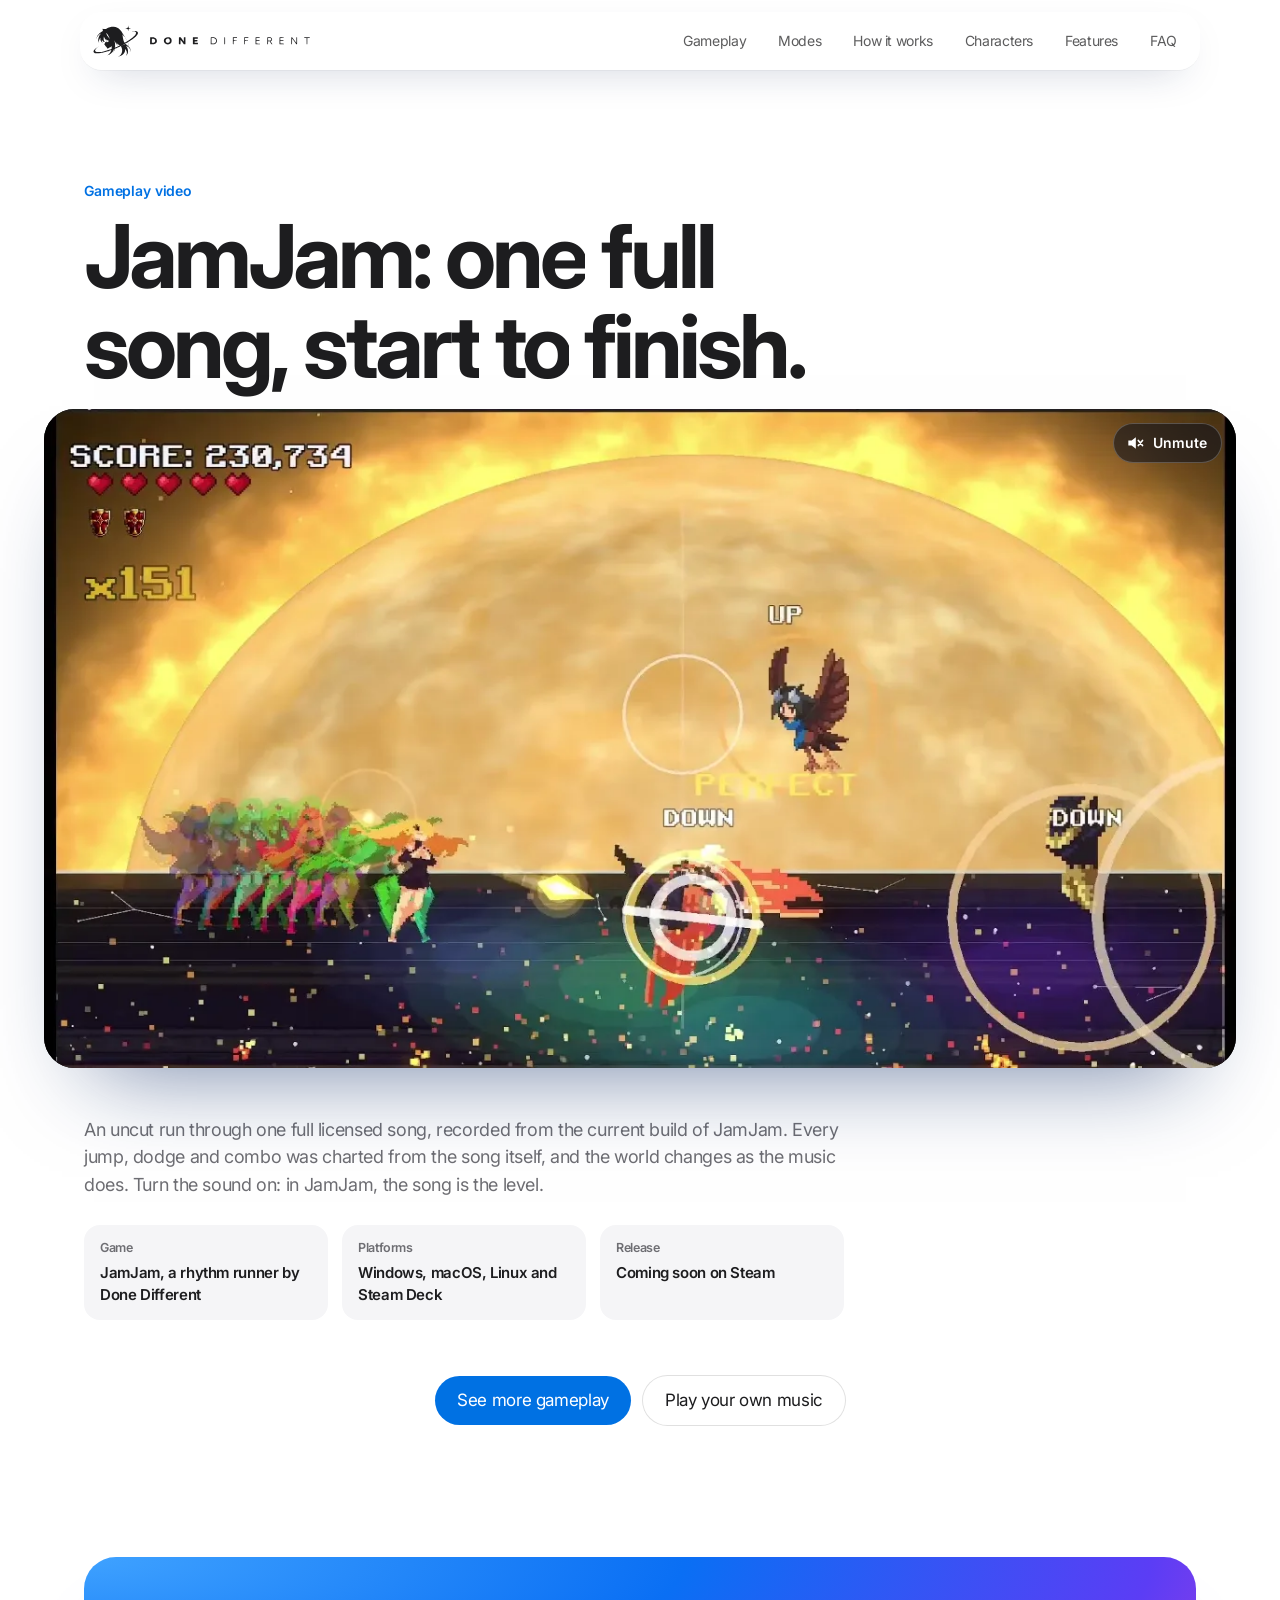
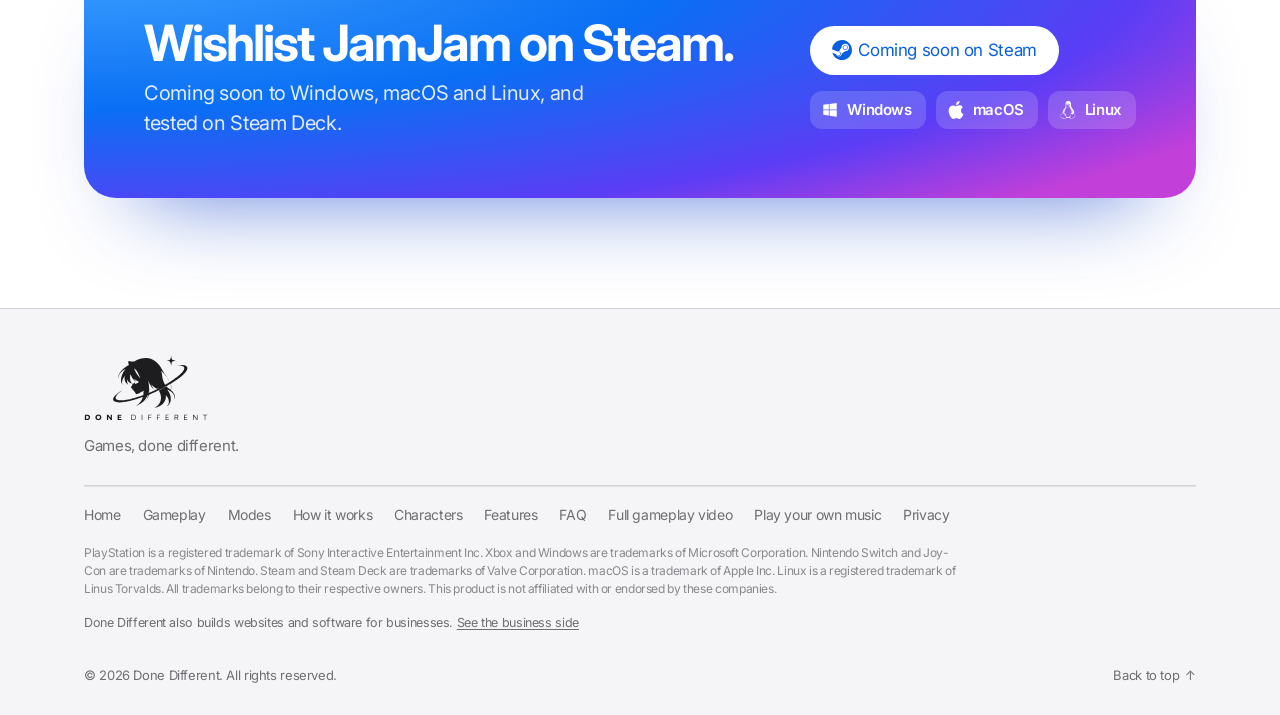
<file: trailer/index.html>
<!DOCTYPE html>
<html lang="en" dir="ltr">
<head>
<meta charset="utf-8">
<link rel="icon" href="/favicon.ico" sizes="48x48"><link rel="icon" type="image/png" sizes="96x96" href="/favicon-96.png"><link rel="icon" type="image/png" sizes="192x192" href="/favicon-192.png"><link rel="apple-touch-icon" href="/apple-touch-icon.png"><meta name="robots" content="index, follow, max-image-preview:large"><meta name="viewport" content="width=device-width, initial-scale=1">
<title>JamJam | Gameplay video: one full song, start to finish</title>
<meta property="og:locale" content="en_US"><script type="application/ld+json">{"@context": "https://schema.org", "@type": "VideoObject", "name": "JamJam | Gameplay video: one full song, start to finish", "description": "Watch JamJam played from start to finish on one full licensed song: the run, the combos, the world changing with the music. Real footage from the current build.", "thumbnailUrl": ["https://i.ytimg.com/vi/3xGKJqM7lv4/maxresdefault.jpg", "https://i.ytimg.com/vi/3xGKJqM7lv4/hqdefault.jpg"], "uploadDate": "2026-11-04T12:00:00+01:00", "embedUrl": "https://www.youtube.com/embed/3xGKJqM7lv4", "url": "https://donedifferent.net/trailer/", "inLanguage": "en", "isFamilyFriendly": true, "publisher": {"@type": "Organization", "@id": "https://donedifferent.net/#studio", "name": "Done Different", "url": "https://donedifferent.net/"}, "about": {"@type": "VideoGame", "@id": "https://donedifferent.net/#jamjam", "name": "JamJam", "url": "https://donedifferent.net/"}}</script><link rel="canonical" href="https://donedifferent.net/trailer/">
<meta name="theme-color" content="#0A6FF4">
<meta property="og:type" content="website">
<meta property="og:site_name" content="Done Different Games">
<meta property="og:url" content="https://donedifferent.net/trailer/">
<meta property="og:title" content="JamJam | Gameplay video: one full song, start to finish">
<meta property="og:description" content="Watch JamJam played from start to finish on one full licensed song: the run, the combos, the world changing with the music. Real footage from the current build.">
<meta property="og:image" content="https://donedifferent.net/og/gameplay.png">
<meta property="og:image:width" content="1200">
<meta property="og:image:height" content="630">
<meta property="og:image:alt" content="JamJam">
<meta name="twitter:card" content="summary_large_image">
<meta name="twitter:title" content="JamJam | Gameplay video: one full song, start to finish">
<meta name="twitter:description" content="Watch JamJam played from start to finish on one full licensed song: the run, the combos, the world changing with the music. Real footage from the current build.">
<meta name="twitter:image" content="https://donedifferent.net/og/gameplay.png">


<meta name="description" content="Watch JamJam played from start to finish on one full licensed song: the run, the combos, the world changing with the music. Real footage from the current build.">
<link rel="preconnect" href="https://fonts.googleapis.com">
<link rel="preconnect" href="https://fonts.gstatic.com" crossorigin>
<link href="https://fonts.googleapis.com/css2?family=Inter:wght@400;500;600;700&family=Montserrat:wght@300;700&family=Tajawal:wght@500;700&display=swap" rel="stylesheet">
<link rel="stylesheet" href="/assets/g-da9f8c3337.css">
<script>window.DD_SPY=[["top", "/trailer/"]]</script><script>window.DD_MAIL={"url": "https://script.google.com/macros/s/AKfycbyFYFGSmdoYCowIifRj9fHhZEJKQX8gg5jzKDLyOiDbAR0hf-uWY4Wv-mmm1ukl56oY/exec"}</script></head>
<body><svg width="0" height="0" style="position:absolute" aria-hidden="true"><defs><symbol id="dd-mark" viewBox="0 0 1567 1102"><path fill="currentColor" fill-rule="evenodd" d="M869.5 1084.1C868.9 1083.0 872.8 1080.0 875.0 1080.0C875.8 1080.0 877.8 1079.3 879.4 1078.5C880.9 1077.7 882.7 1077.0 883.4 1077.0C884.0 1077.0 888.3 1075.0 893.0 1072.7C931.2 1053.5 961.7 1020.9 981.4 978.2C998.2 941.7 1004.3 915.2 1004.4 878.5C1004.5 834.0 995.6 800.1 970.7 750.1L961.5 731.8L964.5 729.4C966.2 728.1 967.9 727.0 968.3 727.0C968.8 727.0 974.6 723.7 981.3 719.8C988.0 715.8 1015.1 701.7 1041.5 688.4C1067.9 675.2 1092.7 662.7 1096.5 660.7C1100.3 658.7 1107.1 655.5 1111.4 653.5C1119.1 650.1 1119.4 650.0 1121.9 651.7C1125.6 654.1 1141.4 666.4 1149.1 672.9C1156.5 679.2 1174.0 693.4 1190.2 706.4C1196.1 711.1 1201.8 715.0 1202.9 715.0C1205.3 715.0 1207.5 706.7 1209.5 689.3C1212.3 665.2 1211.0 640.1 1205.7 617.5C1201.2 598.4 1200.5 596.0 1199.2 596.0C1198.4 596.0 1195.1 597.6 1191.9 599.5C1188.6 601.4 1185.7 603.0 1185.5 603.0C1185.3 603.0 1180.6 605.7 1175.1 609.0C1169.5 612.3 1164.8 615.0 1164.5 615.0C1164.3 615.0 1160.8 616.9 1156.8 619.3C1152.8 621.7 1148.8 623.9 1148.0 624.3C1147.2 624.7 1145.6 625.6 1144.5 626.3C1143.4 627.0 1139.3 629.3 1135.5 631.5C1131.6 633.7 1127.6 636.0 1126.5 636.7C1125.4 637.4 1123.8 638.2 1123.0 638.6C1122.2 639.0 1115.7 642.8 1108.5 647.0C1095.9 654.4 1081.3 662.5 1062.5 672.5C1040.9 683.9 1036.3 686.4 1033.5 688.0C1031.8 689.0 1026.5 691.9 1021.5 694.5C1016.5 697.1 1009.3 701.0 1005.3 703.1C1001.3 705.3 980.9 715.6 959.8 726.1C924.0 744.0 905.5 752.8 873.5 767.0C866.4 770.2 856.2 774.8 851.0 777.3C838.0 783.4 833.0 785.6 822.5 790.0C817.6 792.1 805.2 797.4 795.0 801.8C784.8 806.2 772.5 811.5 767.5 813.5C755.3 818.5 754.2 819.3 753.4 823.7C753.1 825.8 752.2 829.5 751.5 832.0C750.8 834.5 749.5 839.2 748.6 842.5C747.7 845.8 746.3 850.1 745.5 852.0C744.8 853.9 742.8 859.1 741.0 863.5C739.3 867.9 737.3 872.7 736.5 874.2C735.7 875.6 735.0 877.4 735.0 878.1C735.0 879.9 722.0 905.6 715.9 915.8C708.4 928.3 700.5 939.2 692.8 947.4C684.9 955.8 683.1 955.8 689.6 947.4C701.5 932.3 715.1 906.8 721.0 889.0C722.6 883.9 723.5 881.0 727.4 867.5C730.0 858.6 735.0 833.9 735.0 830.0C735.0 827.4 732.6 827.5 727.6 830.3C724.2 832.3 723.3 833.6 719.8 842.5C696.5 901.8 654.7 953.5 596.5 995.1C583.0 1004.7 534.2 1032.0 530.5 1032.0C530.2 1032.0 527.6 1033.1 524.7 1034.5C519.7 1037.0 507.7 1041.8 497.7 1045.5C494.4 1046.6 492.5 1046.9 491.8 1046.2C491.3 1045.7 491.2 1045.0 491.7 1044.7C492.1 1044.5 496.6 1042.1 501.5 1039.5C550.5 1013.7 591.3 966.8 616.1 908.0C621.6 894.8 631.4 866.0 630.6 865.2C630.0 864.7 624.1 866.5 609.0 871.9C591.3 878.1 565.0 887.2 551.0 891.9C536.8 896.7 528.5 899.3 504.5 906.5C497.9 908.5 491.4 910.5 490.0 911.0C488.6 911.5 484.4 912.8 480.5 913.9C476.6 915.0 465.2 918.4 455.0 921.4C444.8 924.4 434.7 927.3 432.5 927.9C430.3 928.4 423.3 930.3 417.0 931.9C364.7 945.8 336.2 952.5 306.0 957.9C296.9 959.5 280.7 962.5 270.0 964.5C227.2 972.3 185.0 976.4 147.5 976.4C99.9 976.3 73.8 972.0 50.8 960.4C26.4 948.1 18.0 936.3 18.0 914.1C18.0 898.1 20.9 889.3 32.1 871.3C46.2 848.8 83.0 812.3 113.8 790.2C116.4 788.3 123.0 783.5 128.5 779.5C164.9 753.1 197.3 731.9 198.9 733.5C199.2 733.9 199.0 734.4 198.4 734.8C180.5 747.1 142.0 777.6 128.0 790.6C123.9 794.5 118.3 799.6 115.7 802.0C113.0 804.4 106.7 811.4 101.6 817.4C76.9 846.8 66.4 872.1 71.3 890.0C76.5 908.8 92.7 920.8 122.5 928.0C142.8 932.9 149.7 933.5 185.5 933.4C219.8 933.2 230.6 932.5 267.0 927.6C299.9 923.2 355.4 912.0 399.5 900.8C403.9 899.7 409.8 898.2 412.5 897.5C415.2 896.8 421.3 895.2 426.0 893.8C430.7 892.4 437.4 890.5 441.0 889.5C455.8 885.4 490.5 875.1 501.5 871.5C503.7 870.8 510.2 868.7 516.0 866.9C531.4 862.2 575.2 847.7 585.0 844.0C589.7 842.3 595.3 840.3 597.5 839.5C604.4 837.2 616.4 833.0 618.5 832.1C619.6 831.6 623.6 830.2 627.5 829.0C641.3 824.5 640.4 825.8 642.0 807.5C644.7 777.4 645.0 771.3 644.9 753.2C644.7 731.9 644.3 730.6 639.2 735.2C636.4 737.8 621.9 748.1 609.0 756.7C604.9 759.4 595.2 765.2 587.5 769.5C579.8 773.7 573.0 777.6 572.5 778.0C570.0 779.9 541.0 794.4 531.4 798.5C514.0 805.9 503.5 808.1 496.1 806.0C487.5 803.6 483.4 798.4 476.9 782.2C470.1 764.9 465.3 758.7 453.8 751.9C446.8 747.8 443.0 743.1 443.0 738.6C443.0 734.0 441.3 732.2 432.0 727.5C421.8 722.2 419.0 718.4 419.0 709.4C418.9 701.5 416.0 696.7 403.1 683.5C390.4 670.7 383.0 661.1 383.0 657.4C383.0 656.2 384.1 654.5 385.4 653.7C393.4 648.4 405.2 635.8 409.9 627.5C415.2 618.2 417.5 605.6 415.1 599.5C414.1 597.1 415.5 594.0 417.5 594.0C419.9 594.0 439.8 587.2 442.7 585.3C452.6 579.2 457.1 573.0 451.7 573.0C450.4 573.0 448.9 573.5 448.2 574.2C446.2 576.2 445.7 574.3 447.2 569.8C449.1 564.1 450.8 564.0 458.9 569.4C465.6 573.8 465.9 574.2 468.9 581.9C470.6 586.3 472.0 591.3 472.0 593.0C472.0 597.5 473.6 597.5 485.6 593.4C497.9 589.3 509.1 583.9 516.5 578.6C519.2 576.6 522.1 575.0 522.9 575.0C525.5 575.0 537.5 566.1 542.3 560.6C545.0 557.5 548.5 554.6 550.5 553.9C552.4 553.2 554.0 552.0 554.0 551.3C554.0 549.8 553.5 549.6 539.0 544.3C514.8 535.6 484.8 518.3 463.3 500.8C452.2 491.8 451.0 493.2 459.5 505.6C466.4 515.7 484.2 535.5 491.0 540.5C496.1 544.3 497.5 547.9 493.5 547.2C490.7 546.7 471.1 534.7 462.2 528.1C454.9 522.6 434.2 501.6 424.7 489.9C408.7 470.4 388.6 431.6 379.4 402.6C377.3 395.7 375.8 400.0 370.4 430.5C367.9 444.1 367.7 447.9 367.6 471.0C367.5 488.7 367.9 498.3 368.8 502.5C375.0 530.7 377.6 539.5 383.0 550.5C388.3 561.2 400.6 578.4 406.6 583.3C414.1 589.6 405.3 589.8 386.5 584.0C351.9 573.1 324.3 546.7 313.3 514.1C307.4 496.4 306.8 498.1 307.4 529.8C307.8 551.3 308.3 558.1 309.9 565.0C314.0 582.9 320.3 597.4 327.7 606.1C334.9 614.6 332.5 615.5 321.6 608.3C301.8 595.4 288.0 581.1 276.3 561.5C263.7 540.2 258.6 525.8 254.4 499.9C252.8 489.7 252.9 454.6 254.6 440.8C255.4 434.8 254.1 434.6 250.3 440.3C248.8 442.7 244.1 449.8 239.9 456.1C215.2 493.0 202.0 531.9 202.0 567.5C202.0 582.7 203.7 590.4 209.5 602.3C213.8 611.2 213.4 613.3 208.3 607.5C200.0 598.0 189.4 577.0 185.2 562.0C179.2 540.5 178.3 505.3 182.9 480.0C187.2 456.7 197.1 423.2 204.6 406.2C205.9 403.2 207.0 400.4 207.0 399.9C207.0 398.5 217.1 377.1 221.0 370.1C224.2 364.4 229.4 355.0 233.4 347.6C237.3 340.4 250.7 320.7 261.2 306.7C274.0 289.6 273.8 289.4 256.1 300.5C222.5 321.6 204.5 335.5 181.7 357.9C162.1 377.1 154.0 388.1 142.9 410.0C131.7 432.2 127.3 455.4 130.3 476.4C131.4 483.6 129.9 483.2 127.4 475.7C126.0 471.6 125.6 467.4 125.7 455.0C125.8 435.4 128.3 423.7 136.9 402.5C138.3 399.2 145.0 385.7 147.2 382.0C158.6 362.4 169.7 346.0 179.3 334.5C185.7 326.8 211.0 299.2 212.0 298.8C212.4 298.6 218.5 293.2 225.6 286.8C251.3 263.5 287.9 237.0 324.0 215.5C333.1 210.1 341.1 205.1 341.9 204.4C343.1 203.3 342.9 202.2 340.5 196.8C329.8 173.1 327.1 146.4 333.9 132.5C337.3 125.7 339.5 124.1 343.2 126.1C347.8 128.6 368.8 133.3 383.0 135.0C393.6 136.3 420.8 136.3 436.2 135.0L448.0 134.0L460.7 127.0C541.4 82.9 631.9 59.4 709.0 62.4C753.9 64.2 799.1 76.0 836.7 95.6C875.2 115.7 898.7 132.8 928.6 162.5C947.4 181.2 958.6 194.5 975.6 218.6C989.9 238.9 1012.5 275.0 1026.3 299.4C1031.2 308.3 1036.5 317.3 1038.0 319.5C1039.5 321.7 1046.1 332.5 1052.8 343.5C1066.5 366.2 1096.2 411.4 1107.6 426.9C1132.3 460.4 1153.7 495.3 1162.6 516.5C1166.5 525.9 1167.2 527.9 1166.8 529.6C1166.3 532.3 1164.8 531.8 1163.8 528.5C1158.8 512.2 1135.1 472.0 1114.7 445.2C1100.8 427.0 1096.6 421.6 1091.7 416.3C1088.8 413.1 1083.7 407.4 1080.5 403.5C1072.5 394.0 1055.6 374.9 1043.5 361.8C1029.9 347.0 1019.4 335.4 1013.9 328.9C1011.3 325.9 1008.9 323.8 1008.5 324.2C1007.7 325.0 1008.3 327.2 1013.6 345.5C1014.9 349.9 1017.7 362.3 1019.9 373.0C1023.6 391.7 1024.7 398.8 1030.5 443.0C1035.6 481.6 1044.3 516.5 1056.7 548.0C1063.3 564.7 1084.8 607.1 1089.7 613.0C1090.6 614.0 1150.7 578.8 1178.7 560.8C1184.1 557.3 1189.4 554.0 1190.5 553.4C1198.8 548.7 1245.0 518.1 1272.5 499.1C1289.8 487.2 1331.7 456.4 1340.0 449.5C1344.1 446.1 1350.2 441.1 1353.6 438.4C1406.4 395.8 1447.4 354.3 1464.7 325.9C1482.8 296.4 1487.1 280.9 1482.7 262.3C1478.8 246.2 1464.9 232.4 1445.0 224.7C1432.2 219.8 1423.5 217.3 1414.0 215.9C1411.0 215.5 1405.8 214.6 1402.5 214.0C1399.2 213.4 1380.8 212.7 1361.5 212.3C1341.9 211.9 1328.3 211.3 1330.5 210.9C1358.5 205.9 1415.9 203.5 1449.4 206.1C1465.1 207.3 1480.9 209.9 1491.5 213.0C1495.3 214.2 1499.9 215.5 1501.7 215.9C1507.1 217.3 1522.2 225.1 1527.8 229.3C1538.2 237.1 1547.1 251.7 1549.1 264.1C1554.7 297.7 1525.3 348.0 1467.9 403.0C1459.0 411.5 1449.4 420.5 1446.4 423.0C1443.5 425.5 1433.3 434.1 1423.8 442.1C1414.3 450.1 1394.6 465.5 1380.0 476.3C1365.4 487.1 1350.6 498.1 1347.0 500.7C1340.6 505.5 1294.4 536.1 1269.0 552.5C1253.1 562.8 1221.0 582.5 1212.7 587.1C1209.6 588.8 1205.8 591.4 1204.4 592.7L1201.7 595.1L1203.9 596.6C1205.0 597.4 1206.0 599.1 1206.0 600.3C1206.0 601.5 1206.6 604.5 1207.4 607.0C1213.6 626.8 1215.2 636.8 1215.8 660.0C1216.3 683.2 1215.3 696.0 1211.5 710.3C1210.1 715.6 1209.0 720.5 1209.0 721.0C1209.0 721.5 1212.9 725.6 1217.8 730.2C1239.9 751.1 1253.5 766.3 1263.8 781.9C1284.6 813.1 1290.5 830.3 1290.4 859.0C1290.3 875.9 1290.2 876.3 1285.2 892.5C1281.9 903.4 1273.9 918.1 1268.7 923.3C1264.6 927.3 1264.3 925.9 1267.9 920.0C1269.6 917.2 1271.0 914.8 1271.0 914.5C1271.0 914.3 1272.3 911.3 1274.0 907.8C1279.8 895.5 1280.2 893.4 1280.7 876.0C1281.4 852.9 1279.6 845.1 1266.8 818.0C1260.6 804.7 1253.9 795.8 1238.1 779.7C1225.5 766.8 1217.2 759.5 1207.2 752.6C1198.1 746.3 1167.0 727.6 1155.0 721.3C1148.7 717.9 1142.1 714.4 1140.3 713.4C1136.2 711.0 1135.0 712.2 1137.8 715.9C1139.7 718.4 1158.3 748.8 1164.3 759.0C1168.2 765.8 1176.5 782.8 1186.2 804.0C1189.8 811.8 1190.8 814.3 1192.6 820.5C1193.5 823.8 1194.9 828.3 1195.6 830.5C1196.2 832.7 1197.5 837.2 1198.3 840.5C1199.2 843.8 1200.3 848.3 1200.9 850.6C1207.1 874.4 1208.7 923.3 1204.0 943.5C1196.9 973.6 1192.3 984.9 1178.6 1006.0C1168.8 1021.1 1161.9 1029.1 1151.1 1038.2C1141.3 1046.4 1135.6 1049.9 1134.3 1048.6C1133.9 1048.2 1134.0 1047.6 1134.5 1047.2C1136.9 1045.5 1147.9 1032.1 1150.7 1027.4C1162.5 1007.8 1167.0 990.6 1167.0 964.3C1167.0 931.5 1158.7 903.4 1139.2 870.5C1129.2 853.7 1106.5 825.3 1104.5 827.2C1104.1 827.6 1104.4 835.7 1105.0 845.2C1106.1 860.4 1106.1 864.3 1104.6 877.0C1102.6 894.3 1099.0 912.6 1095.5 922.5C1074.3 983.1 1027.7 1030.9 961.5 1059.9C958.8 1061.1 955.1 1062.7 953.5 1063.4C951.9 1064.2 948.7 1065.4 946.5 1066.3C944.3 1067.1 940.7 1068.5 938.5 1069.3C934.6 1070.8 927.0 1073.2 922.0 1074.4C920.6 1074.8 916.1 1076.0 912.0 1077.1C904.4 1079.1 895.6 1080.8 880.0 1083.5C869.8 1085.3 870.3 1085.2 869.5 1084.1ZM742.5 783.9C743.9 782.6 744.5 757.1 743.2 755.8C742.5 755.1 741.9 756.0 741.5 758.6C740.5 764.5 737.1 781.2 736.4 783.9C735.7 786.1 735.9 786.2 738.6 785.6C740.2 785.2 742.0 784.4 742.5 783.9ZM765.8 775.5C768.7 774.1 771.2 773.0 771.5 773.0C773.5 773.0 854.1 736.7 869.0 729.0C872.0 727.5 884.2 721.8 896.0 716.4C919.2 705.9 952.3 689.3 952.8 687.9C953.0 687.4 954.0 687.0 955.0 687.0C956.0 687.0 957.2 686.5 957.5 686.0C958.3 684.7 955.5 684.7 953.2 686.0C950.7 687.3 940.7 691.7 932.0 695.3L924.5 698.3L916.5 695.5C906.8 692.1 898.7 688.2 889.7 682.4C879.1 675.6 857.1 659.0 848.2 651.1C840.7 644.5 819.3 621.5 810.7 610.8C806.9 606.0 804.1 604.4 805.5 607.8C805.9 608.7 807.3 612.9 808.7 617.0C814.3 633.8 820.7 648.1 828.9 661.8C832.1 667.2 836.5 674.7 838.8 678.7C844.4 688.3 857.0 705.1 864.3 712.7C867.5 716.1 870.0 719.4 869.8 720.1C868.9 722.7 849.1 704.5 828.2 681.8C808.4 660.2 784.1 622.2 764.7 582.5C757.2 567.2 750.0 551.3 750.0 549.9C750.0 549.5 748.6 546.2 747.0 542.7C745.4 539.1 744.0 535.7 744.0 535.2C744.0 534.7 743.3 533.6 742.4 532.9C740.9 531.7 740.8 531.9 741.2 535.5C741.5 537.7 742.7 543.8 744.0 549.0C746.6 560.2 748.8 572.5 750.0 583.0C750.5 587.1 751.4 593.2 751.9 596.5C756.8 626.1 757.9 637.0 761.1 691.9C762.3 712.4 761.7 739.0 759.3 769.9C758.9 774.9 759.1 778.0 759.7 778.0C760.2 778.0 763.0 776.9 765.8 775.5ZM576.0 470.9C575.5 469.2 574.7 467.3 574.2 466.7C573.7 466.0 572.3 463.0 571.0 460.0C569.8 457.0 567.7 452.2 566.4 449.5C560.7 436.9 558.0 430.8 558.0 430.4C558.0 430.1 555.1 423.9 551.6 416.7C548.1 409.4 544.3 401.5 543.2 399.0C542.1 396.5 539.3 390.2 537.0 385.0C534.6 379.8 532.4 375.1 532.0 374.5C531.6 373.9 528.6 368.6 525.5 362.5C507.8 328.6 491.3 307.1 468.7 288.3C464.2 284.5 459.8 280.7 458.8 279.8C457.8 278.8 456.5 278.0 456.0 278.0C452.6 278.0 459.4 300.8 469.1 321.7C471.2 326.3 473.9 332.3 475.2 335.2C478.6 343.3 488.7 362.4 493.4 369.8C495.8 373.5 498.7 378.3 499.8 380.6C504.2 389.3 530.1 423.7 546.4 442.5C552.5 449.6 568.6 467.4 572.7 471.7C575.8 474.9 577.0 474.6 576.0 470.9ZM1211.7 215.8C1211.4 214.5 1209.9 205.8 1208.5 196.5C1205.4 176.4 1200.3 157.4 1195.2 147.0C1191.7 139.8 1191.2 139.3 1184.5 135.8C1173.1 129.7 1147.9 122.6 1130.0 120.5C1121.1 119.5 1119.0 118.9 1119.0 117.5C1119.0 116.6 1120.7 115.9 1123.8 115.5C1133.9 114.2 1153.7 109.7 1165.8 106.1C1180.9 101.5 1185.4 99.6 1189.8 96.3C1197.6 90.4 1206.3 62.8 1210.4 31.1C1211.3 24.2 1212.3 18.4 1212.6 18.1C1213.7 17.0 1215.0 20.7 1215.0 25.0C1215.0 34.1 1221.3 65.0 1225.4 76.5C1231.0 92.4 1233.3 95.6 1242.0 100.0C1252.0 105.1 1288.9 114.9 1298.3 115.0C1300.0 115.1 1302.8 115.7 1304.5 116.4L1307.5 117.8L1305.0 118.7C1303.6 119.3 1299.6 120.0 1296.0 120.4C1270.6 123.2 1239.3 133.7 1233.1 141.6C1225.8 150.8 1216.9 186.0 1214.8 213.9C1214.5 217.9 1212.5 219.1 1211.7 215.8Z"/></symbol><symbol id="dd-word" viewBox="0 0 2555 150"><path fill="currentColor" fill-rule="evenodd" d="M278.0 131.1C258.5 126.0 242.4 110.9 236.8 92.6C234.3 84.3 233.9 69.8 236.0 61.0C243.9 27.8 283.1 9.3 319.8 21.6C333.7 26.2 348.6 39.2 353.8 51.2C359.7 65.2 359.1 87.4 352.4 101.7C349.4 108.0 339.2 118.8 331.7 123.7C319.0 132.0 294.2 135.4 278.0 131.1ZM18.7 130.3C17.7 129.4 17.8 21.0 18.8 21.0C39.9 20.5 76.7 21.0 80.9 21.9C90.5 23.9 104.1 31.1 110.6 37.6C136.4 63.4 128.9 107.2 96.0 123.4C82.3 130.1 76.4 131.0 46.0 131.0C31.4 131.0 19.0 130.7 18.7 130.3ZM473.2 129.7C472.1 128.4 472.4 22.8 473.5 21.0C474.0 20.2 497.1 20.6 499.7 21.5C501.1 22.0 515.9 41.6 526.5 57.0C536.7 71.9 546.8 85.3 548.6 86.3C549.8 87.0 550.0 82.5 550.0 54.6C550.0 16.3 548.5 19.8 564.7 20.2L575.5 20.5L575.5 75.5L575.5 130.5L563.3 130.8C554.3 131.0 550.9 130.7 550.1 129.8C547.4 126.4 524.8 95.5 519.5 88.0C507.9 71.3 500.7 62.0 499.5 62.0C498.4 62.0 498.1 68.5 498.1 95.6C498.1 114.0 497.8 129.6 497.5 130.1C496.5 131.5 474.4 131.2 473.2 129.7ZM693.7 129.6C693.4 128.7 693.1 104.3 693.0 75.2C693.0 30.7 693.2 22.1 694.4 21.1C696.5 19.3 768.5 19.7 770.0 21.5C770.7 22.3 771.0 26.4 770.8 32.1L770.5 41.5L746.5 41.8C733.3 41.9 722.2 42.4 721.7 42.9C720.7 43.9 720.2 60.7 721.1 62.2C721.5 62.8 730.7 63.5 743.1 63.8L764.5 64.5L764.5 74.5L764.5 84.5L743.0 85.0L721.5 85.5L720.9 95.5C720.6 101.0 720.6 106.1 720.8 106.8C721.1 107.7 727.1 108.0 746.0 108.0C766.0 108.0 771.0 108.3 771.9 109.4C772.7 110.3 773.0 114.2 772.8 120.6L772.5 130.5L733.4 130.8C699.7 131.0 694.1 130.8 693.7 129.6ZM975.7 130.3C974.3 129.0 974.9 23.3 976.2 22.3C978.5 20.4 1015.5 19.8 1025.0 21.4C1055.5 26.6 1073.1 46.1 1073.2 74.9C1073.3 99.3 1060.8 118.3 1039.8 125.7C1026.8 130.3 1021.4 131.0 998.5 131.0C986.3 131.0 976.0 130.7 975.7 130.3ZM1190.5 130.0C1189.5 128.3 1189.1 24.7 1190.2 22.8C1191.3 20.6 1199.2 20.3 1200.9 22.4C1201.7 23.3 1201.9 38.5 1201.8 77.1L1201.5 130.5L1196.3 130.8C1193.4 131.0 1190.9 130.6 1190.5 130.0ZM1325.1 129.6C1324.3 128.7 1324.1 113.5 1324.2 74.9L1324.5 21.5L1356.0 21.0C1373.3 20.7 1388.3 20.8 1389.2 21.2C1391.7 22.4 1392.4 25.8 1390.6 28.5L1389.0 31.0L1363.5 31.0C1346.5 31.0 1337.9 31.4 1337.5 32.1C1336.6 33.5 1336.6 67.6 1337.5 68.9C1337.9 69.6 1345.8 70.0 1360.4 70.0C1384.1 70.0 1385.0 70.2 1385.0 75.0C1385.0 79.8 1384.1 80.0 1361.2 80.0C1348.1 80.0 1339.1 80.4 1337.9 81.1C1336.0 82.1 1335.9 83.1 1336.1 105.5C1336.1 118.4 1335.9 129.3 1335.5 129.9C1334.6 131.5 1326.5 131.2 1325.1 129.6ZM1503.5 129.8C1503.2 129.1 1503.1 104.4 1503.2 75.0L1503.5 21.5L1536.0 21.5L1568.5 21.5L1568.8 25.1C1569.0 27.2 1568.6 29.1 1567.7 29.8C1566.8 30.6 1558.1 31.1 1540.4 31.2L1514.5 31.5L1514.3 49.0C1514.3 58.6 1514.4 67.3 1514.7 68.2C1515.1 69.8 1517.3 70.0 1539.3 70.2L1563.5 70.5L1563.5 75.0L1563.5 79.5L1539.8 80.0C1526.8 80.3 1515.8 80.8 1515.4 81.2C1515.0 81.6 1514.5 92.4 1514.3 105.2C1514.1 118.0 1513.7 129.1 1513.5 129.8C1513.2 130.5 1511.3 131.0 1508.5 131.0C1505.8 131.0 1503.7 130.5 1503.5 129.8ZM1683.6 130.1C1682.5 128.4 1682.9 22.7 1684.0 21.6C1685.4 20.2 1748.9 20.6 1750.7 22.1C1752.5 23.7 1752.3 26.4 1750.2 28.9C1748.6 30.9 1747.6 31.0 1722.0 31.3L1695.5 31.5L1695.2 48.9C1695.0 61.2 1695.3 66.7 1696.1 67.7C1697.1 68.9 1701.4 69.1 1720.8 68.9C1739.8 68.8 1744.4 69.0 1745.1 70.1C1746.3 72.0 1746.2 74.7 1745.0 77.1C1744.0 78.9 1742.6 79.0 1720.7 79.0C1703.9 79.0 1697.1 79.3 1696.2 80.2C1694.7 81.7 1694.5 116.7 1696.0 119.0C1696.8 120.3 1701.1 120.5 1724.2 120.5L1751.5 120.5L1752.4 123.2C1753.1 125.1 1753.0 126.7 1752.2 128.5L1751.0 131.0L1717.6 131.0C1699.2 131.0 1683.9 130.6 1683.6 130.1ZM1868.6 129.5C1867.7 127.0 1867.9 23.7 1868.9 22.1C1869.6 21.1 1874.4 20.8 1893.1 20.9C1915.0 21.1 1916.9 21.2 1923.4 23.5C1939.9 29.3 1948.0 45.8 1942.4 62.3C1940.8 67.1 1932.8 77.0 1930.5 77.0C1929.8 77.0 1928.7 77.6 1928.1 78.3C1927.5 79.1 1925.2 80.3 1922.9 81.0C1917.7 82.7 1917.1 84.4 1920.2 87.8C1922.3 90.2 1926.3 95.9 1940.7 117.3C1943.0 120.7 1945.8 124.7 1946.9 126.2C1950.3 130.5 1949.7 131.1 1942.3 130.8L1935.5 130.5L1924.5 113.8C1918.5 104.6 1911.7 94.2 1909.5 90.8L1905.5 84.5L1894.5 84.2C1888.5 84.1 1882.8 84.4 1882.0 85.0C1880.8 85.8 1880.4 89.9 1880.0 108.2L1879.5 130.5L1874.4 130.8C1870.4 131.0 1869.1 130.7 1868.6 129.5ZM2062.2 129.8C2060.8 128.4 2060.4 24.4 2061.9 22.2C2063.0 20.4 2126.5 20.3 2128.6 22.1C2130.5 23.7 2130.4 27.4 2128.2 29.3C2126.8 30.6 2122.6 30.9 2100.6 31.0C2086.4 31.0 2074.4 31.3 2074.0 31.5C2073.4 31.9 2073.8 66.9 2074.4 67.7C2074.4 67.8 2085.0 68.0 2097.9 68.2C2119.3 68.6 2121.4 68.8 2122.6 70.5C2124.4 73.0 2124.4 75.5 2122.4 77.4C2121.1 78.8 2117.5 79.0 2098.5 79.0C2079.4 79.0 2075.9 79.2 2074.6 80.6C2073.2 82.0 2073.0 84.5 2073.6 100.3C2073.9 110.3 2074.5 118.9 2075.0 119.3C2075.4 119.8 2088.1 120.2 2103.1 120.3L2130.5 120.5L2130.5 125.5L2130.5 130.5L2097.0 130.8C2071.7 131.0 2063.1 130.7 2062.2 129.8ZM2247.6 129.4C2246.3 126.0 2246.9 22.0 2248.2 21.6C2248.9 21.3 2251.5 20.9 2253.9 20.7C2258.0 20.2 2258.7 20.4 2261.4 23.4C2266.1 28.3 2291.5 62.9 2323.5 107.8C2324.4 109.0 2325.5 110.0 2326.0 110.0C2326.6 110.0 2327.0 93.3 2327.0 66.2C2327.0 33.5 2327.3 22.1 2328.2 21.2C2329.8 19.6 2336.5 19.7 2337.9 21.4C2338.7 22.3 2338.9 37.6 2338.8 76.6L2338.5 130.5L2332.3 130.8L2326.2 131.1L2320.7 123.8C2317.8 119.8 2311.5 111.1 2307.0 104.5C2297.9 91.5 2284.1 72.5 2272.1 56.3C2267.9 50.7 2263.7 45.0 2262.7 43.5C2261.7 42.1 2260.5 41.2 2260.0 41.5C2259.5 41.8 2259.1 60.7 2259.0 85.2C2259.0 115.2 2258.6 128.7 2257.9 129.7C2256.3 131.6 2248.4 131.4 2247.6 129.4ZM2489.7 130.3C2489.3 130.0 2488.9 113.0 2488.9 92.6C2488.8 72.2 2488.5 50.1 2488.1 43.5L2487.5 31.5L2470.6 31.2C2460.2 31.1 2453.1 30.5 2452.3 29.9C2450.7 28.5 2450.6 22.4 2452.1 21.4C2452.9 20.9 2502.5 20.7 2537.3 21.0C2537.7 21.0 2538.0 23.1 2537.8 25.8L2537.5 30.5L2520.1 30.8C2510.5 30.9 2502.2 31.4 2501.6 31.9C2500.8 32.5 2500.4 48.4 2500.2 81.2C2500.0 107.7 2499.6 129.8 2499.3 130.2C2498.8 131.2 2490.6 131.2 2489.7 130.3ZM1028.0 117.3C1047.4 112.0 1058.6 98.5 1059.8 79.2C1061.1 56.3 1051.2 40.6 1031.0 33.7C1023.9 31.3 990.9 30.0 988.5 32.0C987.2 33.1 987.0 39.1 987.0 75.4C987.0 101.7 987.4 118.0 988.0 118.6C989.5 120.1 1021.5 119.2 1028.0 117.3ZM305.6 107.6C322.1 103.2 331.5 87.8 328.9 69.6C325.0 42.1 293.5 31.5 272.9 50.7C265.9 57.3 263.5 63.4 263.5 75.0C263.5 92.2 270.9 102.7 286.3 107.5C291.8 109.3 299.3 109.3 305.6 107.6ZM78.4 105.3C84.5 103.1 91.0 96.8 94.1 90.4C96.1 86.2 96.4 83.9 96.5 74.5C96.5 63.5 96.5 63.5 92.8 57.9C85.1 46.0 73.8 41.4 54.0 42.2L45.5 42.5L45.2 74.0C45.1 91.3 45.2 106.1 45.5 106.9C46.3 109.0 71.7 107.8 78.4 105.3ZM1917.1 71.5C1929.2 67.2 1934.9 54.1 1929.7 42.6C1927.5 37.9 1926.4 36.7 1921.8 34.3C1916.7 31.7 1915.7 31.6 1899.7 31.2C1887.5 30.9 1882.6 31.1 1881.5 32.0C1880.3 33.0 1880.0 36.6 1880.0 51.5C1880.0 61.6 1880.3 70.5 1880.6 71.4C1881.5 73.7 1910.7 73.7 1917.1 71.5Z"/></symbol><symbol id="dd-full" viewBox="0 0 2555 1360"><path fill="currentColor" fill-rule="evenodd" d="M278.0 1341.1C258.5 1336.0 242.4 1320.9 236.8 1302.6C234.3 1294.3 233.9 1279.8 236.0 1271.0C243.9 1237.8 283.1 1219.3 319.8 1231.6C333.7 1236.2 348.6 1249.2 353.8 1261.2C359.7 1275.2 359.1 1297.4 352.4 1311.7C349.4 1318.0 339.2 1328.8 331.7 1333.7C319.0 1342.0 294.2 1345.4 278.0 1341.1ZM18.7 1340.3C17.7 1339.4 17.8 1231.0 18.8 1231.0C39.9 1230.5 76.7 1231.0 80.9 1231.9C90.5 1233.9 104.1 1241.1 110.6 1247.6C136.4 1273.4 128.9 1317.2 96.0 1333.4C82.3 1340.1 76.4 1341.0 46.0 1341.0C31.4 1341.0 19.0 1340.7 18.7 1340.3ZM473.2 1339.7C472.1 1338.4 472.4 1232.8 473.5 1231.0C474.0 1230.2 497.1 1230.6 499.7 1231.5C501.1 1232.0 515.9 1251.6 526.5 1267.0C536.7 1281.9 546.8 1295.3 548.6 1296.3C549.8 1297.0 550.0 1292.5 550.0 1264.6C550.0 1226.3 548.5 1229.8 564.7 1230.2L575.5 1230.5L575.5 1285.5L575.5 1340.5L563.3 1340.8C554.3 1341.0 550.9 1340.7 550.1 1339.8C547.4 1336.4 524.8 1305.5 519.5 1298.0C507.9 1281.3 500.7 1272.0 499.5 1272.0C498.4 1272.0 498.1 1278.5 498.1 1305.6C498.1 1324.0 497.8 1339.6 497.5 1340.1C496.5 1341.5 474.4 1341.2 473.2 1339.7ZM693.7 1339.6C693.4 1338.7 693.1 1314.3 693.0 1285.2C693.0 1240.7 693.2 1232.1 694.4 1231.1C696.5 1229.3 768.5 1229.7 770.0 1231.5C770.7 1232.3 771.0 1236.4 770.8 1242.1L770.5 1251.5L746.5 1251.8C733.3 1251.9 722.2 1252.4 721.7 1252.9C720.7 1253.9 720.2 1270.7 721.1 1272.2C721.5 1272.8 730.7 1273.5 743.1 1273.8L764.5 1274.5L764.5 1284.5L764.5 1294.5L743.0 1295.0L721.5 1295.5L720.9 1305.5C720.6 1311.0 720.6 1316.1 720.8 1316.8C721.1 1317.7 727.1 1318.0 746.0 1318.0C766.0 1318.0 771.0 1318.3 771.9 1319.4C772.7 1320.3 773.0 1324.2 772.8 1330.6L772.5 1340.5L733.4 1340.8C699.7 1341.0 694.1 1340.8 693.7 1339.6ZM975.7 1340.3C974.3 1339.0 974.9 1233.3 976.2 1232.3C978.5 1230.4 1015.5 1229.8 1025.0 1231.4C1055.5 1236.6 1073.1 1256.1 1073.2 1284.9C1073.3 1309.3 1060.8 1328.3 1039.8 1335.7C1026.8 1340.3 1021.4 1341.0 998.5 1341.0C986.3 1341.0 976.0 1340.7 975.7 1340.3ZM1190.5 1340.0C1189.5 1338.3 1189.1 1234.7 1190.2 1232.8C1191.3 1230.6 1199.2 1230.3 1200.9 1232.4C1201.7 1233.3 1201.9 1248.5 1201.8 1287.1L1201.5 1340.5L1196.3 1340.8C1193.4 1341.0 1190.9 1340.6 1190.5 1340.0ZM1325.1 1339.6C1324.3 1338.7 1324.1 1323.5 1324.2 1284.9L1324.5 1231.5L1356.0 1231.0C1373.3 1230.7 1388.3 1230.8 1389.2 1231.2C1391.7 1232.4 1392.4 1235.8 1390.6 1238.5L1389.0 1241.0L1363.5 1241.0C1346.5 1241.0 1337.9 1241.4 1337.5 1242.1C1336.6 1243.5 1336.6 1277.6 1337.5 1278.9C1337.9 1279.6 1345.8 1280.0 1360.4 1280.0C1384.1 1280.0 1385.0 1280.2 1385.0 1285.0C1385.0 1289.8 1384.1 1290.0 1361.2 1290.0C1348.1 1290.0 1339.1 1290.4 1337.9 1291.1C1336.0 1292.1 1335.9 1293.1 1336.1 1315.5C1336.1 1328.4 1335.9 1339.3 1335.5 1339.9C1334.6 1341.5 1326.5 1341.2 1325.1 1339.6ZM1503.5 1339.8C1503.2 1339.1 1503.1 1314.4 1503.2 1285.0L1503.5 1231.5L1536.0 1231.5L1568.5 1231.5L1568.8 1235.1C1569.0 1237.2 1568.6 1239.1 1567.7 1239.8C1566.8 1240.6 1558.1 1241.1 1540.4 1241.2L1514.5 1241.5L1514.3 1259.0C1514.3 1268.6 1514.4 1277.3 1514.7 1278.2C1515.1 1279.8 1517.3 1280.0 1539.3 1280.2L1563.5 1280.5L1563.5 1285.0L1563.5 1289.5L1539.8 1290.0C1526.8 1290.3 1515.8 1290.8 1515.4 1291.2C1515.0 1291.6 1514.5 1302.4 1514.3 1315.2C1514.1 1328.0 1513.7 1339.1 1513.5 1339.8C1513.2 1340.5 1511.3 1341.0 1508.5 1341.0C1505.8 1341.0 1503.7 1340.5 1503.5 1339.8ZM1683.6 1340.1C1682.5 1338.4 1682.9 1232.7 1684.0 1231.6C1685.4 1230.2 1748.9 1230.6 1750.7 1232.1C1752.5 1233.7 1752.3 1236.4 1750.2 1238.9C1748.6 1240.9 1747.6 1241.0 1722.0 1241.3L1695.5 1241.5L1695.2 1258.9C1695.0 1271.2 1695.3 1276.7 1696.1 1277.7C1697.1 1278.9 1701.4 1279.1 1720.8 1278.9C1739.8 1278.8 1744.4 1279.0 1745.1 1280.1C1746.3 1282.0 1746.2 1284.7 1745.0 1287.1C1744.0 1288.9 1742.6 1289.0 1720.7 1289.0C1703.9 1289.0 1697.1 1289.3 1696.2 1290.2C1694.7 1291.7 1694.5 1326.7 1696.0 1329.0C1696.8 1330.3 1701.1 1330.5 1724.2 1330.5L1751.5 1330.5L1752.4 1333.2C1753.1 1335.1 1753.0 1336.7 1752.2 1338.5L1751.0 1341.0L1717.6 1341.0C1699.2 1341.0 1683.9 1340.6 1683.6 1340.1ZM1868.6 1339.5C1867.7 1337.0 1867.9 1233.7 1868.9 1232.1C1869.6 1231.1 1874.4 1230.8 1893.1 1230.9C1915.0 1231.1 1916.9 1231.2 1923.4 1233.5C1939.9 1239.3 1948.0 1255.8 1942.4 1272.3C1940.8 1277.1 1932.8 1287.0 1930.5 1287.0C1929.8 1287.0 1928.7 1287.6 1928.1 1288.3C1927.5 1289.1 1925.2 1290.3 1922.9 1291.0C1917.7 1292.7 1917.1 1294.4 1920.2 1297.8C1922.3 1300.2 1926.3 1305.9 1940.7 1327.3C1943.0 1330.7 1945.8 1334.7 1946.9 1336.2C1950.3 1340.5 1949.7 1341.1 1942.3 1340.8L1935.5 1340.5L1924.5 1323.8C1918.5 1314.6 1911.7 1304.2 1909.5 1300.8L1905.5 1294.5L1894.5 1294.2C1888.5 1294.1 1882.8 1294.4 1882.0 1295.0C1880.8 1295.8 1880.4 1299.9 1880.0 1318.2L1879.5 1340.5L1874.4 1340.8C1870.4 1341.0 1869.1 1340.7 1868.6 1339.5ZM2062.2 1339.8C2060.8 1338.4 2060.4 1234.4 2061.9 1232.2C2063.0 1230.4 2126.5 1230.3 2128.6 1232.1C2130.5 1233.7 2130.4 1237.4 2128.2 1239.3C2126.8 1240.6 2122.6 1240.9 2100.6 1241.0C2086.4 1241.0 2074.4 1241.3 2074.0 1241.5C2073.4 1241.9 2073.8 1276.9 2074.4 1277.7C2074.4 1277.8 2085.0 1278.0 2097.9 1278.2C2119.3 1278.6 2121.4 1278.8 2122.6 1280.5C2124.4 1283.0 2124.4 1285.5 2122.4 1287.4C2121.1 1288.8 2117.5 1289.0 2098.5 1289.0C2079.4 1289.0 2075.9 1289.2 2074.6 1290.6C2073.2 1292.0 2073.0 1294.5 2073.6 1310.3C2073.9 1320.3 2074.5 1328.9 2075.0 1329.3C2075.4 1329.8 2088.1 1330.2 2103.1 1330.3L2130.5 1330.5L2130.5 1335.5L2130.5 1340.5L2097.0 1340.8C2071.7 1341.0 2063.1 1340.7 2062.2 1339.8ZM2247.6 1339.4C2246.3 1336.0 2246.9 1232.0 2248.2 1231.6C2248.9 1231.3 2251.5 1230.9 2253.9 1230.7C2258.0 1230.2 2258.7 1230.4 2261.4 1233.4C2266.1 1238.3 2291.5 1272.9 2323.5 1317.8C2324.4 1319.0 2325.5 1320.0 2326.0 1320.0C2326.6 1320.0 2327.0 1303.3 2327.0 1276.2C2327.0 1243.5 2327.3 1232.1 2328.2 1231.2C2329.8 1229.6 2336.5 1229.7 2337.9 1231.4C2338.7 1232.3 2338.9 1247.6 2338.8 1286.6L2338.5 1340.5L2332.3 1340.8L2326.2 1341.1L2320.7 1333.8C2317.8 1329.8 2311.5 1321.1 2307.0 1314.5C2297.9 1301.5 2284.1 1282.5 2272.1 1266.3C2267.9 1260.7 2263.7 1255.0 2262.7 1253.5C2261.7 1252.1 2260.5 1251.2 2260.0 1251.5C2259.5 1251.8 2259.1 1270.7 2259.0 1295.2C2259.0 1325.2 2258.6 1338.7 2257.9 1339.7C2256.3 1341.6 2248.4 1341.4 2247.6 1339.4ZM2489.7 1340.3C2489.3 1340.0 2488.9 1323.0 2488.9 1302.6C2488.8 1282.2 2488.5 1260.1 2488.1 1253.5L2487.5 1241.5L2470.6 1241.2C2460.2 1241.1 2453.1 1240.5 2452.3 1239.9C2450.7 1238.5 2450.6 1232.4 2452.1 1231.4C2452.9 1230.9 2502.5 1230.7 2537.3 1231.0C2537.7 1231.0 2538.0 1233.1 2537.8 1235.8L2537.5 1240.5L2520.1 1240.8C2510.5 1240.9 2502.2 1241.4 2501.6 1241.9C2500.8 1242.5 2500.4 1258.4 2500.2 1291.2C2500.0 1317.7 2499.6 1339.8 2499.3 1340.2C2498.8 1341.2 2490.6 1341.2 2489.7 1340.3ZM1028.0 1327.3C1047.4 1322.0 1058.6 1308.5 1059.8 1289.2C1061.1 1266.3 1051.2 1250.6 1031.0 1243.7C1023.9 1241.3 990.9 1240.0 988.5 1242.0C987.2 1243.1 987.0 1249.1 987.0 1285.4C987.0 1311.7 987.4 1328.0 988.0 1328.6C989.5 1330.1 1021.5 1329.2 1028.0 1327.3ZM305.6 1317.6C322.1 1313.2 331.5 1297.8 328.9 1279.6C325.0 1252.1 293.5 1241.5 272.9 1260.7C265.9 1267.3 263.5 1273.4 263.5 1285.0C263.5 1302.2 270.9 1312.7 286.3 1317.5C291.8 1319.3 299.3 1319.3 305.6 1317.6ZM78.4 1315.3C84.5 1313.1 91.0 1306.8 94.1 1300.4C96.1 1296.2 96.4 1293.9 96.5 1284.5C96.5 1273.5 96.5 1273.5 92.8 1267.9C85.1 1256.0 73.8 1251.4 54.0 1252.2L45.5 1252.5L45.2 1284.0C45.1 1301.3 45.2 1316.1 45.5 1316.9C46.3 1319.0 71.7 1317.8 78.4 1315.3ZM1917.1 1281.5C1929.2 1277.2 1934.9 1264.1 1929.7 1252.6C1927.5 1247.9 1926.4 1246.7 1921.8 1244.3C1916.7 1241.7 1915.7 1241.6 1899.7 1241.2C1887.5 1240.9 1882.6 1241.1 1881.5 1242.0C1880.3 1243.0 1880.0 1246.6 1880.0 1261.5C1880.0 1271.6 1880.3 1280.5 1880.6 1281.4C1881.5 1283.7 1910.7 1283.7 1917.1 1281.5ZM1451.5 1084.1C1450.9 1083.0 1454.8 1080.0 1457.0 1080.0C1457.8 1080.0 1459.8 1079.3 1461.4 1078.5C1462.9 1077.7 1464.7 1077.0 1465.4 1077.0C1466.0 1077.0 1470.3 1075.0 1475.0 1072.7C1513.2 1053.5 1543.7 1020.9 1563.4 978.2C1580.2 941.7 1586.3 915.2 1586.4 878.5C1586.5 834.0 1577.6 800.1 1552.7 750.1L1543.5 731.8L1546.5 729.4C1548.2 728.1 1549.9 727.0 1550.3 727.0C1550.8 727.0 1556.6 723.7 1563.3 719.8C1570.0 715.8 1597.1 701.7 1623.5 688.4C1649.9 675.2 1674.7 662.7 1678.5 660.7C1682.3 658.7 1689.1 655.5 1693.4 653.5C1701.1 650.1 1701.4 650.0 1703.9 651.7C1707.6 654.1 1723.4 666.4 1731.1 672.9C1738.5 679.2 1756.0 693.4 1772.2 706.4C1778.1 711.1 1783.8 715.0 1784.9 715.0C1787.3 715.0 1789.5 706.7 1791.5 689.3C1794.3 665.2 1793.0 640.1 1787.7 617.5C1783.2 598.4 1782.5 596.0 1781.2 596.0C1780.4 596.0 1777.1 597.6 1773.9 599.5C1770.6 601.4 1767.7 603.0 1767.5 603.0C1767.3 603.0 1762.6 605.7 1757.1 609.0C1751.5 612.3 1746.8 615.0 1746.5 615.0C1746.3 615.0 1742.8 616.9 1738.8 619.3C1734.8 621.7 1730.8 623.9 1730.0 624.3C1729.2 624.7 1727.6 625.6 1726.5 626.3C1725.4 627.0 1721.3 629.3 1717.5 631.5C1713.6 633.7 1709.6 636.0 1708.5 636.7C1707.4 637.4 1705.8 638.2 1705.0 638.6C1704.2 639.0 1697.7 642.8 1690.5 647.0C1677.9 654.4 1663.3 662.5 1644.5 672.5C1622.9 683.9 1618.3 686.4 1615.5 688.0C1613.8 689.0 1608.5 691.9 1603.5 694.5C1598.5 697.1 1591.3 701.0 1587.3 703.1C1583.3 705.3 1562.9 715.6 1541.8 726.1C1506.0 744.0 1487.5 752.8 1455.5 767.0C1448.3 770.2 1438.2 774.8 1433.0 777.3C1420.0 783.4 1415.0 785.6 1404.5 790.0C1399.6 792.1 1387.2 797.4 1377.0 801.8C1366.8 806.2 1354.5 811.5 1349.5 813.5C1337.3 818.5 1336.2 819.3 1335.4 823.7C1335.1 825.8 1334.2 829.5 1333.5 832.0C1332.8 834.5 1331.5 839.2 1330.6 842.5C1329.7 845.8 1328.3 850.1 1327.5 852.0C1326.8 853.9 1324.8 859.1 1323.0 863.5C1321.3 867.9 1319.3 872.7 1318.5 874.2C1317.7 875.6 1317.0 877.4 1317.0 878.1C1317.0 879.9 1304.0 905.6 1297.9 915.8C1290.4 928.3 1282.5 939.2 1274.8 947.4C1266.9 955.8 1265.1 955.8 1271.6 947.4C1283.5 932.3 1297.1 906.8 1303.0 889.0C1304.6 883.9 1305.5 881.0 1309.4 867.5C1312.0 858.6 1317.0 833.9 1317.0 830.0C1317.0 827.4 1314.6 827.5 1309.6 830.3C1306.2 832.3 1305.3 833.6 1301.8 842.5C1278.5 901.8 1236.7 953.5 1178.5 995.1C1165.0 1004.7 1116.2 1032.0 1112.5 1032.0C1112.2 1032.0 1109.6 1033.1 1106.7 1034.5C1101.7 1037.0 1089.7 1041.8 1079.7 1045.5C1076.4 1046.6 1074.5 1046.9 1073.8 1046.2C1073.3 1045.7 1073.2 1045.0 1073.7 1044.7C1074.1 1044.5 1078.5 1042.1 1083.5 1039.5C1132.5 1013.7 1173.3 966.8 1198.1 908.0C1203.6 894.8 1213.4 866.0 1212.6 865.2C1212.0 864.7 1206.1 866.5 1191.0 871.9C1173.3 878.1 1147.0 887.2 1133.0 891.9C1118.8 896.7 1110.5 899.3 1086.5 906.5C1079.9 908.5 1073.4 910.5 1072.0 911.0C1070.6 911.5 1066.3 912.8 1062.5 913.9C1058.7 915.0 1047.2 918.4 1037.0 921.4C1026.8 924.4 1016.7 927.3 1014.5 927.9C1012.3 928.4 1005.3 930.3 999.0 931.9C946.7 945.8 918.2 952.5 888.0 957.9C878.9 959.5 862.7 962.5 852.0 964.5C809.2 972.3 767.0 976.4 729.5 976.4C681.9 976.3 655.8 972.0 632.8 960.4C608.4 948.1 600.0 936.3 600.0 914.1C600.0 898.1 602.9 889.3 614.1 871.3C628.2 848.8 665.0 812.3 695.8 790.2C698.4 788.3 705.0 783.5 710.5 779.5C746.9 753.1 779.3 731.9 780.9 733.5C781.2 733.9 781.0 734.4 780.4 734.8C762.5 747.1 724.0 777.6 710.0 790.6C705.9 794.5 700.3 799.6 697.7 802.0C695.0 804.4 688.7 811.4 683.6 817.4C658.9 846.8 648.4 872.1 653.3 890.0C658.5 908.8 674.7 920.8 704.5 928.0C724.8 932.9 731.7 933.5 767.5 933.4C801.8 933.2 812.6 932.5 849.0 927.6C881.9 923.2 937.4 912.0 981.5 900.8C985.9 899.7 991.8 898.2 994.5 897.5C997.2 896.8 1003.3 895.2 1008.0 893.8C1012.7 892.4 1019.4 890.5 1023.0 889.5C1037.8 885.4 1072.5 875.1 1083.5 871.5C1085.7 870.8 1092.2 868.7 1098.0 866.9C1113.4 862.2 1157.2 847.7 1167.0 844.0C1171.7 842.3 1177.3 840.3 1179.5 839.5C1186.4 837.2 1198.4 833.0 1200.5 832.1C1201.6 831.6 1205.7 830.2 1209.5 829.0C1223.3 824.5 1222.4 825.8 1224.0 807.5C1226.7 777.4 1227.0 771.3 1226.9 753.2C1226.7 731.9 1226.3 730.6 1221.2 735.2C1218.4 737.8 1203.9 748.1 1191.0 756.7C1186.9 759.4 1177.2 765.2 1169.5 769.5C1161.8 773.7 1155.0 777.6 1154.5 778.0C1152.0 779.9 1123.0 794.4 1113.4 798.5C1096.0 805.9 1085.5 808.1 1078.1 806.0C1069.5 803.6 1065.4 798.4 1058.9 782.2C1052.1 764.9 1047.3 758.7 1035.8 751.9C1028.8 747.8 1025.0 743.1 1025.0 738.6C1025.0 734.0 1023.3 732.2 1014.0 727.5C1003.8 722.2 1001.0 718.4 1001.0 709.4C1000.9 701.5 998.0 696.7 985.1 683.5C972.4 670.7 965.0 661.1 965.0 657.4C965.0 656.2 966.1 654.5 967.4 653.7C975.4 648.4 987.2 635.8 991.9 627.5C997.2 618.2 999.5 605.6 997.1 599.5C996.1 597.1 997.5 594.0 999.5 594.0C1001.9 594.0 1021.8 587.2 1024.7 585.3C1034.6 579.2 1039.1 573.0 1033.7 573.0C1032.4 573.0 1030.9 573.5 1030.2 574.2C1028.2 576.2 1027.7 574.3 1029.2 569.8C1031.1 564.1 1032.8 564.0 1040.9 569.4C1047.6 573.8 1047.9 574.2 1050.9 581.9C1052.6 586.3 1054.0 591.3 1054.0 593.0C1054.0 597.5 1055.6 597.5 1067.6 593.4C1079.9 589.3 1091.1 583.9 1098.5 578.6C1101.2 576.6 1104.1 575.0 1104.9 575.0C1107.5 575.0 1119.5 566.1 1124.3 560.6C1127.0 557.5 1130.5 554.6 1132.5 553.9C1134.4 553.2 1136.0 552.0 1136.0 551.3C1136.0 549.8 1135.5 549.6 1121.0 544.3C1096.8 535.6 1066.8 518.3 1045.3 500.8C1034.2 491.8 1033.0 493.2 1041.5 505.6C1048.4 515.7 1066.2 535.5 1073.0 540.5C1078.1 544.3 1079.5 547.9 1075.5 547.2C1072.7 546.7 1053.1 534.7 1044.2 528.1C1036.9 522.6 1016.2 501.6 1006.7 489.9C990.7 470.4 970.6 431.6 961.4 402.6C959.3 395.7 957.8 400.0 952.4 430.5C949.9 444.1 949.7 447.9 949.6 471.0C949.5 488.7 949.9 498.3 950.8 502.5C957.0 530.7 959.6 539.5 965.0 550.5C970.3 561.2 982.6 578.4 988.6 583.3C996.1 589.6 987.3 589.8 968.5 584.0C933.9 573.1 906.3 546.7 895.3 514.1C889.4 496.4 888.8 498.1 889.4 529.8C889.8 551.3 890.3 558.1 891.9 565.0C896.0 582.9 902.3 597.4 909.7 606.1C916.9 614.6 914.5 615.5 903.6 608.3C883.8 595.4 870.0 581.1 858.3 561.5C845.7 540.2 840.6 525.8 836.4 499.9C834.8 489.7 834.9 454.6 836.6 440.8C837.4 434.8 836.1 434.6 832.3 440.3C830.8 442.7 826.1 449.8 821.9 456.1C797.2 493.0 784.0 531.9 784.0 567.5C784.0 582.7 785.7 590.4 791.5 602.3C795.8 611.2 795.4 613.3 790.3 607.5C782.0 598.0 771.4 577.0 767.2 562.0C761.2 540.5 760.3 505.3 764.9 480.0C769.2 456.7 779.1 423.2 786.6 406.2C787.9 403.2 789.0 400.4 789.0 399.9C789.0 398.5 799.1 377.1 803.0 370.1C806.2 364.4 811.4 355.0 815.4 347.6C819.3 340.4 832.7 320.7 843.2 306.7C856.0 289.6 855.8 289.4 838.1 300.5C804.5 321.6 786.5 335.5 763.7 357.9C744.1 377.1 736.0 388.1 724.9 410.0C713.7 432.2 709.3 455.4 712.3 476.4C713.4 483.6 711.9 483.2 709.4 475.7C708.0 471.6 707.6 467.4 707.7 455.0C707.8 435.4 710.3 423.7 718.9 402.5C720.3 399.2 727.0 385.7 729.2 382.0C740.6 362.4 751.7 346.0 761.3 334.5C767.7 326.8 793.0 299.2 794.0 298.8C794.4 298.6 800.5 293.2 807.6 286.8C833.3 263.5 869.9 237.0 906.0 215.5C915.1 210.1 923.1 205.1 923.9 204.4C925.1 203.3 924.9 202.2 922.5 196.8C911.8 173.1 909.1 146.4 915.9 132.5C919.3 125.7 921.5 124.1 925.2 126.1C929.8 128.6 950.8 133.3 965.0 135.0C975.6 136.3 1002.8 136.3 1018.2 135.0L1030.0 134.0L1042.7 127.0C1123.4 82.9 1213.9 59.4 1291.0 62.4C1335.9 64.2 1381.1 76.0 1418.7 95.6C1457.2 115.7 1480.7 132.8 1510.6 162.5C1529.4 181.2 1540.6 194.5 1557.6 218.6C1571.9 238.9 1594.5 275.0 1608.3 299.4C1613.2 308.3 1618.5 317.3 1620.0 319.5C1621.5 321.7 1628.1 332.5 1634.8 343.5C1648.5 366.2 1678.2 411.4 1689.6 426.9C1714.3 460.4 1735.7 495.3 1744.6 516.5C1748.5 525.9 1749.2 527.9 1748.8 529.6C1748.3 532.3 1746.8 531.8 1745.8 528.5C1740.8 512.2 1717.1 472.0 1696.7 445.2C1682.8 427.0 1678.6 421.6 1673.7 416.3C1670.8 413.1 1665.7 407.4 1662.5 403.5C1654.5 394.0 1637.6 374.9 1625.5 361.8C1611.9 347.0 1601.4 335.4 1595.9 328.9C1593.3 325.9 1590.9 323.8 1590.5 324.2C1589.7 325.0 1590.3 327.2 1595.6 345.5C1596.9 349.9 1599.7 362.3 1601.9 373.0C1605.6 391.7 1606.7 398.8 1612.5 443.0C1617.6 481.6 1626.3 516.5 1638.7 548.0C1645.3 564.7 1666.8 607.1 1671.7 613.0C1672.6 614.0 1732.7 578.8 1760.7 560.8C1766.1 557.3 1771.4 554.0 1772.5 553.4C1780.8 548.7 1827.0 518.1 1854.5 499.1C1871.8 487.2 1913.7 456.4 1922.0 449.5C1926.1 446.1 1932.2 441.1 1935.6 438.4C1988.4 395.8 2029.4 354.3 2046.7 325.9C2064.8 296.4 2069.1 280.9 2064.7 262.3C2060.8 246.2 2046.9 232.4 2027.0 224.7C2014.2 219.8 2005.5 217.3 1996.0 215.9C1993.0 215.5 1987.8 214.6 1984.5 214.0C1981.2 213.4 1962.8 212.7 1943.5 212.3C1923.9 211.9 1910.3 211.3 1912.5 210.9C1940.5 205.9 1997.9 203.5 2031.4 206.1C2047.1 207.3 2062.9 209.9 2073.5 213.0C2077.3 214.2 2081.9 215.5 2083.7 215.9C2089.1 217.3 2104.2 225.1 2109.8 229.3C2120.2 237.1 2129.1 251.7 2131.1 264.1C2136.7 297.7 2107.3 348.0 2049.9 403.0C2041.0 411.5 2031.4 420.5 2028.4 423.0C2025.5 425.5 2015.3 434.1 2005.8 442.1C1996.3 450.1 1976.6 465.5 1962.0 476.3C1947.4 487.1 1932.6 498.1 1929.0 500.7C1922.6 505.5 1876.4 536.1 1851.0 552.5C1835.1 562.8 1803.0 582.5 1794.7 587.1C1791.6 588.8 1787.8 591.4 1786.4 592.7L1783.7 595.1L1785.9 596.6C1787.0 597.4 1788.0 599.1 1788.0 600.3C1788.0 601.5 1788.6 604.5 1789.4 607.0C1795.6 626.8 1797.2 636.8 1797.8 660.0C1798.3 683.2 1797.3 696.0 1793.5 710.3C1792.1 715.6 1791.0 720.5 1791.0 721.0C1791.0 721.5 1794.9 725.6 1799.8 730.2C1821.9 751.1 1835.5 766.3 1845.8 781.9C1866.6 813.1 1872.5 830.3 1872.4 859.0C1872.3 875.9 1872.2 876.3 1867.2 892.5C1863.9 903.4 1855.9 918.1 1850.7 923.3C1846.6 927.3 1846.3 925.9 1849.9 920.0C1851.6 917.2 1853.0 914.8 1853.0 914.5C1853.0 914.3 1854.3 911.3 1856.0 907.8C1861.8 895.5 1862.2 893.4 1862.7 876.0C1863.4 852.9 1861.6 845.1 1848.8 818.0C1842.6 804.7 1835.9 795.8 1820.1 779.7C1807.5 766.8 1799.2 759.5 1789.2 752.6C1780.1 746.3 1749.0 727.6 1737.0 721.3C1730.7 717.9 1724.1 714.4 1722.3 713.4C1718.2 711.0 1717.0 712.2 1719.8 715.9C1721.7 718.4 1740.3 748.8 1746.3 759.0C1750.2 765.8 1758.5 782.8 1768.2 804.0C1771.8 811.8 1772.8 814.3 1774.6 820.5C1775.5 823.8 1776.9 828.3 1777.6 830.5C1778.2 832.7 1779.5 837.2 1780.3 840.5C1781.2 843.8 1782.3 848.3 1782.9 850.6C1789.1 874.4 1790.7 923.3 1786.0 943.5C1778.9 973.6 1774.3 984.9 1760.6 1006.0C1750.8 1021.1 1743.9 1029.1 1733.1 1038.2C1723.3 1046.4 1717.6 1049.9 1716.3 1048.6C1715.9 1048.2 1716.0 1047.6 1716.5 1047.2C1718.9 1045.5 1729.9 1032.1 1732.7 1027.4C1744.5 1007.8 1749.0 990.6 1749.0 964.3C1749.0 931.5 1740.7 903.4 1721.2 870.5C1711.2 853.7 1688.5 825.3 1686.5 827.2C1686.1 827.6 1686.4 835.7 1687.0 845.2C1688.1 860.4 1688.1 864.3 1686.6 877.0C1684.6 894.3 1681.0 912.6 1677.5 922.5C1656.3 983.1 1609.7 1030.9 1543.5 1059.9C1540.8 1061.1 1537.2 1062.7 1535.5 1063.4C1533.8 1064.2 1530.7 1065.4 1528.5 1066.3C1526.3 1067.1 1522.7 1068.5 1520.5 1069.3C1516.6 1070.8 1509.0 1073.2 1504.0 1074.4C1502.6 1074.8 1498.1 1076.0 1494.0 1077.1C1486.4 1079.1 1477.6 1080.8 1462.0 1083.5C1451.8 1085.3 1452.3 1085.2 1451.5 1084.1ZM1324.5 783.9C1325.9 782.6 1326.5 757.1 1325.2 755.8C1324.5 755.1 1323.9 756.0 1323.5 758.6C1322.5 764.5 1319.1 781.2 1318.4 783.9C1317.7 786.1 1317.9 786.2 1320.6 785.6C1322.2 785.2 1324.0 784.4 1324.5 783.9ZM1347.8 775.5C1350.7 774.1 1353.2 773.0 1353.5 773.0C1355.5 773.0 1436.1 736.7 1451.0 729.0C1454.0 727.5 1466.2 721.8 1478.0 716.4C1501.2 705.9 1534.3 689.3 1534.8 687.9C1535.0 687.4 1536.0 687.0 1537.0 687.0C1538.0 687.0 1539.2 686.5 1539.5 686.0C1540.3 684.7 1537.5 684.7 1535.2 686.0C1532.7 687.3 1522.7 691.7 1514.0 695.3L1506.5 698.3L1498.5 695.5C1488.8 692.1 1480.7 688.2 1471.7 682.4C1461.1 675.6 1439.1 659.0 1430.2 651.1C1422.7 644.5 1401.3 621.5 1392.7 610.8C1388.9 606.0 1386.1 604.4 1387.5 607.8C1387.9 608.7 1389.3 612.9 1390.7 617.0C1396.3 633.8 1402.7 648.1 1410.9 661.8C1414.1 667.2 1418.5 674.7 1420.8 678.7C1426.4 688.3 1439.0 705.1 1446.3 712.7C1449.5 716.1 1452.0 719.4 1451.8 720.1C1450.9 722.7 1431.1 704.5 1410.2 681.8C1390.4 660.2 1366.1 622.2 1346.7 582.5C1339.2 567.2 1332.0 551.3 1332.0 549.9C1332.0 549.5 1330.7 546.2 1329.0 542.7C1327.3 539.1 1326.0 535.7 1326.0 535.2C1326.0 534.7 1325.3 533.6 1324.4 532.9C1322.9 531.7 1322.8 531.9 1323.2 535.5C1323.5 537.7 1324.7 543.8 1326.0 549.0C1328.6 560.2 1330.8 572.5 1332.0 583.0C1332.5 587.1 1333.4 593.2 1333.9 596.5C1338.8 626.1 1339.9 637.0 1343.1 691.9C1344.3 712.4 1343.7 739.0 1341.3 769.9C1340.9 774.9 1341.1 778.0 1341.7 778.0C1342.2 778.0 1345.0 776.9 1347.8 775.5ZM1158.0 470.9C1157.5 469.2 1156.7 467.3 1156.2 466.7C1155.7 466.0 1154.3 463.0 1153.0 460.0C1151.8 457.0 1149.7 452.2 1148.4 449.5C1142.7 436.9 1140.0 430.8 1140.0 430.4C1140.0 430.1 1137.1 423.9 1133.6 416.7C1130.1 409.4 1126.3 401.5 1125.2 399.0C1124.1 396.5 1121.3 390.2 1119.0 385.0C1116.6 379.8 1114.4 375.1 1114.0 374.5C1113.6 373.9 1110.6 368.6 1107.5 362.5C1089.8 328.6 1073.3 307.1 1050.7 288.3C1046.2 284.5 1041.8 280.7 1040.8 279.8C1039.8 278.8 1038.5 278.0 1038.0 278.0C1034.6 278.0 1041.4 300.8 1051.1 321.7C1053.2 326.3 1055.9 332.3 1057.2 335.2C1060.6 343.3 1070.7 362.4 1075.4 369.8C1077.8 373.5 1080.7 378.3 1081.8 380.6C1086.2 389.3 1112.1 423.7 1128.4 442.5C1134.5 449.6 1150.6 467.4 1154.7 471.7C1157.8 474.9 1159.0 474.6 1158.0 470.9ZM1793.7 215.8C1793.4 214.5 1791.9 205.8 1790.5 196.5C1787.4 176.4 1782.3 157.4 1777.2 147.0C1773.7 139.8 1773.2 139.3 1766.5 135.8C1755.1 129.7 1729.9 122.6 1712.0 120.5C1703.1 119.5 1701.0 118.9 1701.0 117.5C1701.0 116.6 1702.7 115.9 1705.8 115.5C1715.9 114.2 1735.7 109.7 1747.8 106.1C1762.9 101.5 1767.4 99.6 1771.8 96.3C1779.6 90.4 1788.3 62.8 1792.4 31.1C1793.3 24.2 1794.3 18.4 1794.6 18.1C1795.7 17.0 1797.0 20.7 1797.0 25.0C1797.0 34.1 1803.3 65.0 1807.4 76.5C1813.0 92.4 1815.3 95.6 1824.0 100.0C1834.0 105.1 1870.9 114.9 1880.3 115.0C1882.0 115.1 1884.8 115.7 1886.5 116.4L1889.5 117.8L1887.0 118.7C1885.6 119.3 1881.6 120.0 1878.0 120.4C1852.6 123.2 1821.3 133.7 1815.1 141.6C1807.8 150.8 1798.9 186.0 1796.8 213.9C1796.5 217.9 1794.5 219.1 1793.7 215.8Z"/></symbol></defs></svg>

<nav class="nav" id="nav" aria-label="Main">
  <div class="wrap">
    <a class="name dd" href="/" aria-label="Done Different, home"><svg class="dd-mark" viewBox="0 0 1567 1102" aria-hidden="true"><use href="#dd-mark"/></svg><svg class="dd-word" viewBox="0 0 2555 150" aria-hidden="true"><use href="#dd-word"/></svg></a>
    <ul id="menu"><li><a href="/gameplay/">Gameplay</a></li><li><a href="/#modes">Modes</a></li><li><a href="/how-it-works/">How it works</a></li><li><a href="/characters/">Characters</a></li><li><a href="/features/">Features</a></li><li><a href="/faq/">FAQ</a></li></ul>
    
    <button class="menu-btn" id="menu-btn" aria-label="Open menu" aria-expanded="false" aria-controls="menu"><span></span><span></span><span></span></button>
  </div>
</nav>

<main id="top">

<div class="page" data-page="home">
<section class="sub-hero watch-hero"><div class="wrap"><span class="eyebrow">Gameplay video</span><h1 class="split">JamJam: one full song, start to finish.</h1></div></section><section class="gp-top watch"><div class="wrap wide"><div class="show"><div class="reel full yt" data-yt="3xGKJqM7lv4" data-label="JamJam: one full song, start to finish"><img class="show-poster" src="/media/full/poster.webp" alt="" loading="lazy"><div class="yt-crop"><div class="yt-slot"></div></div><button class="show-mute" type="button" aria-label="Unmute" aria-pressed="false"><svg class="i-off" viewBox="0 0 24 24" aria-hidden="true"><path d="M4 9h4l5-4v14l-5-4H4z" fill="currentColor"/><path d="m16 9 5 6M21 9l-5 6" stroke="currentColor" stroke-width="2" stroke-linecap="round"/></svg><svg class="i-on" viewBox="0 0 24 24" aria-hidden="true"><path d="M4 9h4l5-4v14l-5-4H4z" fill="currentColor"/><path d="M16 8.5a5 5 0 0 1 0 7M18.5 6a8.5 8.5 0 0 1 0 12" fill="none" stroke="currentColor" stroke-width="2" stroke-linecap="round"/></svg><span class="l-off">Unmute</span><span class="l-on">Mute</span></button></div></div></div></section><section class="watch-info"><div class="wrap"><p>An uncut run through one full licensed song, recorded from the current build of JamJam. Every jump, dodge and combo was charted from the song itself, and the world changes as the music does. Turn the sound on: in JamJam, the song is the level.</p><dl class="watch-meta"><div><dt>Game</dt><dd>JamJam, a rhythm runner by Done Different</dd></div><div><dt>Platforms</dt><dd>Windows, macOS, Linux and Steam Deck</dd></div><div><dt>Release</dt><dd>Coming soon on Steam</dd></div></dl><div class="next-btns"><a class="pill" href="/gameplay/">See more gameplay</a><a class="pill ghost" href="/play-your-own-music/">Play your own music</a></div></div></section><section class="cta-sec"><div class="wrap"><div class="cta-band"><div class="cta-copy"><h2>Wishlist JamJam on Steam.</h2><p>Coming soon to Windows, macOS and Linux, and tested on Steam Deck.</p></div><div class="cta-side"><span class="pill light steam-btn soon" aria-disabled="true"><svg viewBox="0 0 24 24" aria-hidden="true"><path fill="currentColor" d="M11.979 0C5.678 0 .511 4.86.022 11.037l6.432 2.658c.545-.371 1.203-.59 1.912-.59.063 0 .125.004.188.006l2.861-4.142V8.91c0-2.495 2.028-4.524 4.524-4.524 2.494 0 4.524 2.031 4.524 4.527s-2.03 4.525-4.524 4.525h-.105l-4.076 2.911c0 .052.004.105.004.159 0 1.875-1.515 3.396-3.39 3.396-1.635 0-3.016-1.173-3.331-2.727L.436 15.27C1.862 20.307 6.486 24 11.979 24c6.627 0 11.999-5.373 11.999-12S18.605 0 11.979 0zM7.54 18.21l-1.473-.61c.262.543.714.999 1.314 1.25 1.297.539 2.793-.076 3.332-1.375.263-.63.264-1.319.005-1.949s-.75-1.121-1.377-1.383c-.624-.26-1.29-.249-1.878-.03l1.523.63c.956.4 1.409 1.5 1.009 2.455-.397.957-1.497 1.41-2.454 1.012H7.54zm11.415-9.303c0-1.662-1.353-3.015-3.015-3.015-1.665 0-3.015 1.353-3.015 3.015 0 1.665 1.35 3.015 3.015 3.015 1.663 0 3.015-1.35 3.015-3.015zm-5.273-.005c0-1.252 1.013-2.266 2.265-2.266 1.249 0 2.266 1.014 2.266 2.266 0 1.251-1.017 2.265-2.266 2.265-1.253 0-2.265-1.014-2.265-2.265z"/></svg><span>Coming soon on Steam</span></span><ul class="plats" aria-label="Platforms"><li><svg viewBox="0 0 24 24" aria-hidden="true"><path fill="currentColor" d="M3 5.1 10.4 4v7.2H3zM11.4 3.9 21 2.5v8.7h-9.6zM3 12.2h7.4v7.2L3 18.3zM11.4 12.2H21v8.7l-9.6-1.4z"/></svg><span>Windows</span></li><li><svg viewBox="0 0 24 24" aria-hidden="true"><path fill="currentColor" d="M12.152 6.896c-.948 0-2.415-1.078-3.96-1.04-2.04.027-3.91 1.183-4.961 3.014-2.117 3.675-.546 9.103 1.519 12.09 1.013 1.454 2.208 3.09 3.792 3.039 1.52-.065 2.09-.987 3.935-.987 1.831 0 2.35.987 3.96.948 1.637-.026 2.676-1.48 3.676-2.948 1.156-1.688 1.636-3.325 1.662-3.415-.039-.013-3.182-1.221-3.22-4.857-.026-3.04 2.48-4.494 2.597-4.559-1.429-2.09-3.623-2.324-4.39-2.376-2-.156-3.675 1.09-4.61 1.09zM15.53 3.83c.843-1.012 1.4-2.427 1.245-3.83-1.207.052-2.662.805-3.532 1.818-.78.896-1.454 2.338-1.273 3.714 1.338.104 2.715-.688 3.559-1.701"/></svg><span>macOS</span></li><li><svg viewBox="0 0 24 24" aria-hidden="true"><path fill="currentColor" d="M12.504 0c-.155 0-.315.008-.48.021-4.226.333-3.105 4.807-3.17 6.298-.076 1.092-.3 1.953-1.05 3.02-.885 1.051-2.127 2.75-2.716 4.521-.278.832-.41 1.684-.287 2.489a.424.424 0 00-.11.135c-.26.268-.45.6-.663.839-.199.199-.485.267-.797.4-.313.136-.658.269-.864.68-.09.189-.136.394-.132.602 0 .199.027.4.055.536.058.399.116.728.04.97-.249.68-.28 1.145-.106 1.484.174.334.535.47.94.601.81.2 1.91.135 2.774.6.926.466 1.866.67 2.616.47.526-.116.97-.464 1.208-.946.587-.003 1.23-.269 2.26-.334.699-.058 1.574.267 2.577.2.025.134.063.198.114.333l.003.003c.391.778 1.113 1.132 1.884 1.071.771-.06 1.592-.536 2.257-1.306.631-.765 1.683-1.084 2.378-1.503.348-.199.629-.469.649-.853.023-.4-.2-.811-.714-1.376v-.097l-.003-.003c-.17-.2-.25-.535-.338-.926-.085-.401-.182-.786-.492-1.046h-.003c-.059-.054-.123-.067-.188-.135a.357.357 0 00-.19-.064c.431-1.278.264-2.55-.173-3.694-.533-1.41-1.465-2.638-2.175-3.483-.796-1.005-1.576-1.957-1.56-3.368.026-2.152.236-6.133-3.544-6.139zm.529 3.405h.013c.213 0 .396.062.584.198.19.135.33.332.438.533.105.259.158.459.166.724 0-.02.006-.04.006-.06v.105a.086.086 0 01-.004-.021l-.004-.024a1.807 1.807 0 01-.15.706.953.953 0 01-.213.335.71.71 0 00-.088-.042c-.104-.045-.198-.064-.284-.133a1.312 1.312 0 00-.22-.066c.05-.06.146-.133.183-.198.053-.128.082-.264.088-.402v-.02a1.21 1.21 0 00-.061-.4c-.045-.134-.101-.2-.183-.333-.084-.066-.167-.132-.267-.132h-.016c-.093 0-.176.03-.262.132a.8.8 0 00-.205.334 1.18 1.18 0 00-.09.4v.019c.002.089.008.179.02.267-.193-.067-.438-.135-.607-.202a1.635 1.635 0 01-.018-.2v-.02a1.772 1.772 0 01.15-.768c.082-.22.232-.406.43-.533a.985.985 0 01.594-.2zm-2.962.059h.036c.142 0 .27.048.399.135.146.129.264.288.344.465.09.199.14.4.153.667v.004c.007.134.006.2-.002.266v.08c-.03.007-.056.018-.083.024-.152.055-.274.135-.393.2.012-.09.013-.18.003-.267v-.015c-.012-.133-.04-.2-.082-.333a.613.613 0 00-.166-.267.248.248 0 00-.183-.064h-.021c-.071.006-.13.04-.186.132a.552.552 0 00-.12.27.944.944 0 00-.023.33v.015c.012.135.037.2.08.334.046.134.098.2.166.268.01.009.02.018.034.024-.07.057-.117.07-.176.136a.304.304 0 01-.131.068 2.62 2.62 0 01-.275-.402 1.772 1.772 0 01-.155-.667 1.759 1.759 0 01.08-.668 1.43 1.43 0 01.283-.535c.128-.133.26-.2.418-.2zm1.37 1.706c.332 0 .733.065 1.216.399.293.2.523.269 1.052.468h.003c.255.136.405.266.478.399v-.131a.571.571 0 01.016.47c-.123.31-.516.643-1.063.842v.002c-.268.135-.501.333-.775.465-.276.135-.588.292-1.012.267a1.139 1.139 0 01-.448-.067 3.566 3.566 0 01-.322-.198c-.195-.135-.363-.332-.612-.465v-.005h-.005c-.4-.246-.616-.512-.686-.71-.07-.268-.005-.47.193-.6.224-.135.38-.271.483-.336.104-.074.143-.102.176-.131h.002v-.003c.169-.202.436-.47.839-.601.139-.036.294-.065.466-.065zm2.8 2.142c.358 1.417 1.196 3.475 1.735 4.473.286.534.855 1.659 1.102 3.024.156-.005.33.018.513.064.646-1.671-.546-3.467-1.089-3.966-.22-.2-.232-.335-.123-.335.59.534 1.365 1.572 1.646 2.757.13.535.16 1.104.021 1.67.067.028.135.06.205.067 1.032.534 1.413.938 1.23 1.537v-.043c-.06-.003-.12 0-.18 0h-.016c.151-.467-.182-.825-1.065-1.224-.915-.4-1.646-.336-1.77.465-.008.043-.013.066-.018.135-.068.023-.139.053-.209.064-.43.268-.662.669-.793 1.187-.13.533-.17 1.156-.205 1.869v.003c-.02.334-.17.838-.319 1.35-1.5 1.072-3.58 1.538-5.348.334a2.645 2.645 0 00-.402-.533 1.45 1.45 0 00-.275-.333c.182 0 .338-.03.465-.067a.615.615 0 00.314-.334c.108-.267 0-.697-.345-1.163-.345-.467-.931-.995-1.788-1.521-.63-.4-.986-.87-1.15-1.396-.165-.534-.143-1.085-.015-1.645.245-1.07.873-2.11 1.274-2.763.107-.065.037.135-.408.974-.396.751-1.14 2.497-.122 3.854a8.123 8.123 0 01.647-2.876c.564-1.278 1.743-3.504 1.836-5.268.048.036.217.135.289.202.218.133.38.333.59.465.21.201.477.335.876.335.039.003.075.006.11.006.412 0 .73-.134.997-.268.29-.134.52-.334.74-.4h.005c.467-.135.835-.402 1.044-.7zm2.185 8.958c.037.6.343 1.245.882 1.377.588.134 1.434-.333 1.791-.765l.211-.01c.315-.007.577.01.847.268l.003.003c.208.199.305.53.391.876.085.4.154.78.409 1.066.486.527.645.906.636 1.14l.003-.007v.018l-.003-.012c-.015.262-.185.396-.498.595-.63.401-1.746.712-2.457 1.57-.618.737-1.37 1.14-2.036 1.191-.664.053-1.237-.2-1.574-.898l-.005-.003c-.21-.4-.12-1.025.056-1.69.176-.668.428-1.344.463-1.897.037-.714.076-1.335.195-1.814.12-.465.308-.797.641-.984l.045-.022zm-10.814.049h.01c.053 0 .105.005.157.014.376.055.706.333 1.023.752l.91 1.664.003.003c.243.533.754 1.064 1.189 1.637.434.598.77 1.131.729 1.57v.006c-.057.744-.48 1.148-1.125 1.294-.645.135-1.52.002-2.395-.464-.968-.536-2.118-.469-2.857-.602-.369-.066-.61-.2-.723-.4-.11-.2-.113-.602.123-1.23v-.004l.002-.003c.117-.334.03-.752-.027-1.118-.055-.401-.083-.71.043-.94.16-.334.396-.4.69-.533.294-.135.64-.202.915-.47h.002v-.002c.256-.268.445-.601.668-.838.19-.201.38-.336.663-.336zm7.159-9.074c-.435.201-.945.535-1.488.535-.542 0-.97-.267-1.28-.466-.154-.134-.28-.268-.373-.335-.164-.134-.144-.333-.074-.333.109.016.129.134.199.2.096.066.215.2.36.333.292.2.68.467 1.167.467.485 0 1.053-.267 1.398-.466.195-.135.445-.334.648-.467.156-.136.149-.267.279-.267.128.016.034.134-.147.332a8.097 8.097 0 01-.69.468zm-1.082-1.583V5.64c-.006-.02.013-.042.029-.05.074-.043.18-.027.26.004.063 0 .16.067.15.135-.006.049-.085.066-.135.066-.055 0-.092-.043-.141-.068-.052-.018-.146-.008-.163-.065zm-.551 0c-.02.058-.113.049-.166.066-.047.025-.086.068-.14.068-.05 0-.13-.02-.136-.068-.01-.066.088-.133.15-.133.08-.031.184-.047.259-.005.019.009.036.03.03.05v.02h.003z"/></svg><span>Linux</span></li></ul></div></div></div></section>
</div>











</main>

<footer class="foot">
  <div class="wrap">
    <div class="foot-top">
      <div class="foot-id"><a class="dd-foot" href="/" aria-label="Done Different, home"><svg class="dd-full" viewBox="0 0 2555 1360" aria-hidden="true"><use href="#dd-full"/></svg></a><span>Games, done different.</span></div>
      
    </div>
    <nav class="foot-pages" aria-label="Pages"><a href="/">Home</a><a href="/gameplay/">Gameplay</a><a href="/#modes">Modes</a><a href="/how-it-works/">How it works</a><a href="/characters/">Characters</a><a href="/features/">Features</a><a href="/faq/">FAQ</a><a href="/trailer/" aria-current="page">Full gameplay video</a><a href="/play-your-own-music/">Play your own music</a><a href="/privacy/">Privacy</a></nav>
    <p class="foot-tm">PlayStation is a registered trademark of Sony Interactive Entertainment Inc. Xbox and Windows are trademarks of Microsoft Corporation. Nintendo Switch and Joy-Con are trademarks of Nintendo. Steam and Steam Deck are trademarks of Valve Corporation. macOS is a trademark of Apple Inc. Linux is a registered trademark of Linus Torvalds. All trademarks belong to their respective owners. This product is not affiliated with or endorsed by these companies.</p>
    <p class="foot-biz">Done Different also builds websites and software for businesses. <a href="https://systems.donedifferent.net/">See the business side</a></p>
    <div class="foot-bot">
      <span>© 2026 Done Different. All rights reserved.</span>
      
      <a class="to-top" href="#top">Back to top</a>
    </div>
  </div>
</footer>

<script src="/assets/g-48b03c1e1b.js"></script>
<script>(function(){
  var boxes=[].slice.call(document.querySelectorAll('.reel.full.yt[data-yt]')); if(!boxes.length) return;
  var calm=window.matchMedia&&matchMedia('(prefers-reduced-motion: reduce)').matches, list=[];
  function api(cb){
    if(window.YT&&YT.Player) return cb();
    var prev=window.onYouTubeIframeAPIReady; window.onYouTubeIframeAPIReady=function(){ if(prev) prev(); cb(); };
    if(!document.getElementById('yt-api')){ var s=document.createElement('script'); s.id='yt-api'; s.src='https://www.youtube.com/iframe_api'; document.head.appendChild(s); }
  }
  boxes.forEach(function(box){
    var ID=box.getAttribute('data-yt'), btn=box.querySelector('.show-mute'), slot=box.querySelector('.yt-slot');
    var o={box:box,player:null,ok:false,want:null,loud:false,inView:false};
    list.push(o);
    // YouTube picks quality from the player's size: build it at 1080p and scale it down to fit
    function fit(){
      var f=box.querySelector('.yt-crop iframe'); if(!f) return;
      var w=box.clientWidth, dpr=window.devicePixelRatio||1, k=(w>=600)?Math.min(2.4,Math.max(1,1920/(w*dpr))):1;
      f.style.width=(w*k)+'px'; f.style.height=(w*9/16*k)+'px'; f.style.transform=k>1?'scale('+(1/k)+')':'';
    }
    addEventListener('resize',fit);
    function make(){
      if(o.player) return; o.player=1;
      api(function(){
        o.player=new YT.Player(slot,{host:'https://www.youtube-nocookie.com',videoId:ID,
          playerVars:{autoplay:0,mute:1,controls:1,rel:0,playsinline:1,iv_load_policy:3,loop:1,playlist:ID},
          events:{onReady:function(){ o.ok=true; fit(); box.classList.add('ready'); if(o.want) o.want(); o.want=null; }}});
        fit();
      });
    }
    function run(f){ if(o.ok) f(); else { o.want=f; make(); } }
    o.run=run;
    function setLoud(v){
      o.loud=v; box.classList.toggle('loud',v); btn.setAttribute('aria-pressed',v); btn.setAttribute('aria-label',v?'Mute':'Unmute');
    }
    o.setLoud=setLoud;
    if('IntersectionObserver' in window){
      new IntersectionObserver(function(es){ es.forEach(function(e){
        o.inView=e.isIntersecting;
        if(e.isIntersecting){ make(); if(!calm||o.loud) run(function(){ if(!o.loud) o.player.mute(); o.player.playVideo(); }); }
        else if(o.ok&&!o.loud) o.player.pauseVideo();
      }); },{threshold:.35}).observe(box);
    } else make();
    btn.addEventListener('click',function(){
      var v=!o.loud;
      if(v) list.forEach(function(x){ if(x!==o&&x.loud&&x.ok){ x.player.mute(); x.setLoud(false); if(!x.inView) x.player.pauseVideo(); } });
      setLoud(v);
      run(function(){ if(v){ o.player.unMute(); o.player.setVolume(100); o.player.playVideo(); } else o.player.mute(); });
    });
  });
})();
</script>
<script>
(function(){
  var st=document.getElementById('aria-stage'); if(st){
    var btn=st.querySelector('.aria-btn'), a=st.querySelector('.aria'), bub=st.querySelector('.bubble'), busy=false;
    var reduce=matchMedia('(prefers-reduced-motion: reduce)').matches;
    function wait(ms){ return new Promise(function(r){ setTimeout(r,ms); }); }
    btn.addEventListener('click', async function(){
      if(busy) return; busy=true; st.classList.add('talk'); bub.textContent='Coming soon on Steam!';
      await wait(1300);
      if(reduce){ await wait(900); st.classList.remove('talk'); bub.textContent=''; busy=false; return; }
      st.classList.remove('talk');
      // run to the edge of the stage
      var sr=st.getBoundingClientRect(), br=btn.getBoundingClientRect(), dist=sr.right-br.right-8;
      a.setAttribute('data-anim','run');
      var run=btn.animate([{transform:'translateX(0)'},{transform:'translateX('+dist+'px)'}],{duration:Math.max(500,dist*2.2),easing:'linear',fill:'forwards'});
      await run.finished;
      // jump off the stage and out of the window with the flip
      var r=btn.getBoundingClientRect(), fly=btn.cloneNode(true); fly.classList.add('aria-fly'); fly.setAttribute('aria-hidden','true'); fly.tabIndex=-1;
      fly.style.left=r.left+'px'; fly.style.top=r.top+'px'; fly.style.width=r.width+'px'; fly.style.height=r.height+'px';
      fly.querySelector('.aria').setAttribute('data-anim','flip'); document.body.appendChild(fly);
      btn.style.visibility='hidden'; run.cancel();
      var dx=innerWidth-r.left+40, up=Math.min(r.top+r.height+60, 420);
      var jump=fly.animate([{transform:'translate(0,0)'},{transform:'translate('+dx*0.45+'px,'+(-up)+'px)',offset:.5},{transform:'translate('+dx+'px,'+(-up*0.4)+'px)'}],{duration:1100,easing:'cubic-bezier(.3,.6,.4,1)',fill:'forwards'});
      await jump.finished; fly.remove();
      await wait(900);
      a.setAttribute('data-anim','idle'); btn.style.visibility=''; btn.animate([{opacity:0,transform:'translateY(-14px)'},{opacity:1,transform:'none'}],{duration:450,easing:'cubic-bezier(.2,.8,.2,1)'});
      bub.textContent=''; busy=false;
    });
  }
  var d=document.querySelector('.drop-demo'); if(d&&'IntersectionObserver' in window){ new IntersectionObserver(function(es){ es.forEach(function(e){ d.classList.toggle('play',e.isIntersecting); }); },{threshold:.4}).observe(d); }
})();
</script>
<!-- Cloudflare Web Analytics --><script type="module" src="https://static.cloudflareinsights.com/beacon.min.js" data-cf-beacon='{"token": "5538f6e7fb994c44ae55fcb48be7becf"}'></script>
</body>
</html>
</file>
<file: assets/g-da9f8c3337.css>
:root{
  /* Layout: centred hero, then wide 1200px sections that alternate light grey and white, one black section for games. */
  --bg:#FFFFFF;
  --bg-alt:#F5F5F7;
  --ink:#1D1D1F;
  --ink-2:#6E6E73;
  --line:#D2D2D7;
  --accent:#0071E3;
  --font:-apple-system, BlinkMacSystemFont, "SF Pro Display", "SF Pro Text", "Inter", "Segoe UI", Roboto, "Helvetica Neue", Arial, sans-serif;
  --ar:"Tajawal", "SF Arabic", "Segoe UI", sans-serif;
  --r:28px;
  color-scheme:light;
}
*{box-sizing:border-box;margin:0;padding:0}
html{scroll-behavior:smooth;-webkit-text-size-adjust:100%}
body{background:var(--bg);color:var(--ink);font-family:var(--font);font-size:17px;line-height:1.47;letter-spacing:-0.022em;-webkit-font-smoothing:antialiased;overflow-x:hidden}
img{max-width:100%;display:block}
a{color:inherit;text-decoration:none}
:focus-visible{outline:2px solid var(--accent);outline-offset:3px;border-radius:8px}
h1,h2,h3{font-weight:600;letter-spacing:-0.03em;line-height:1.07;text-wrap:balance}
p{text-wrap:pretty}
.wrap{max-width:1200px;margin:0 auto;padding:0 clamp(18px,4vw,44px)}
.narrow{max-width:980px}

/* nav */
.nav{position:sticky;top:0;z-index:50;background:rgba(255,255,255,.72);backdrop-filter:saturate(180%) blur(20px);-webkit-backdrop-filter:saturate(180%) blur(20px);border-bottom:1px solid rgba(0,0,0,.08)}
.nav .wrap{display:flex;align-items:center;justify-content:space-between;height:52px;gap:20px}
.nav .name{font-weight:600;font-size:17px;letter-spacing:-0.02em}
.nav ul{display:flex;list-style:none;gap:28px;align-items:center}
.nav ul a{font-size:13px;color:rgba(29,29,31,.8);transition:color .2s}
.nav ul a:hover{color:var(--ink)}
.pill{display:inline-flex;align-items:center;justify-content:center;gap:6px;border-radius:980px;background:var(--accent);color:#fff;font-size:17px;font-weight:400;padding:12px 22px;min-height:44px;transition:background .2s,transform .2s}
.pill:hover{background:#0077ED}
.pill.sm{font-size:13px;padding:6px 14px;min-height:30px}
.nav ul a.pill{color:#fff}
.more{color:var(--accent);font-size:17px;display:inline-flex;align-items:center;gap:4px}
.more:hover{text-decoration:underline}
.more::after{content:"›";font-size:1.15em;line-height:1;transform:translateY(-1px)}
.menu-btn{display:none;background:none;border:0;width:44px;height:44px;margin-right:-12px;cursor:pointer;color:var(--ink)}
.menu-btn span{display:block;width:17px;height:1.5px;background:currentColor;margin:4px auto;transition:transform .3s,opacity .2s}
@media (max-width:760px){
  .menu-btn{display:block}
  .nav ul{position:fixed;inset:52px 0 auto 0;flex-direction:column;align-items:flex-start;gap:0;padding:8px clamp(18px,4vw,44px) 24px;background:rgba(255,255,255,.97);backdrop-filter:blur(20px);border-bottom:1px solid rgba(0,0,0,.08);transform:translateY(-8px);opacity:0;pointer-events:none;transition:opacity .25s,transform .25s}
  .nav.open ul{opacity:1;transform:none;pointer-events:auto}
  .nav ul li{width:100%}
  .nav ul a{display:block;font-size:24px;font-weight:600;padding:10px 0;color:var(--ink)}
  .nav ul a.pill{display:inline-flex;font-size:17px;font-weight:400;margin-top:12px;padding:12px 22px}
  .nav.open .menu-btn span:nth-child(1){transform:translateY(5.5px) rotate(45deg)}
  .nav.open .menu-btn span:nth-child(2){opacity:0}
  .nav.open .menu-btn span:nth-child(3){transform:translateY(-5.5px) rotate(-45deg)}
}

/* hero */
.hero{position:relative;text-align:center;padding:clamp(72px,11vw,132px) 0 clamp(48px,7vw,80px);overflow:hidden;isolation:isolate}
.hero::before{content:"";position:absolute;inset:-30% -10% auto;height:120%;z-index:-1;background:radial-gradient(40% 40% at 30% 40%,rgba(0,113,227,.10),transparent 70%),radial-gradient(35% 35% at 70% 35%,rgba(255,149,0,.09),transparent 70%),radial-gradient(40% 40% at 55% 70%,rgba(52,199,89,.07),transparent 70%);animation:drift 18s ease-in-out infinite alternate}
@keyframes drift{to{transform:translate3d(3%,4%,0) scale(1.06)}}
.hero .hi{font-size:clamp(19px,2.2vw,24px);font-weight:600;color:var(--ink-2);margin-bottom:14px}
.hero h1{font-size:clamp(44px,8.2vw,96px);font-weight:700;letter-spacing:-0.045em;line-height:1.02;max-width:12ch;margin:0 auto}
.hero h1 .soft{background:linear-gradient(90deg,#0071E3,#7A5AF8 45%,#FF6B3D);-webkit-background-clip:text;background-clip:text;color:transparent}
.hero p.lead{font-size:clamp(19px,2.3vw,26px);line-height:1.35;color:var(--ink-2);max-width:34ch;margin:26px auto 0;font-weight:400;letter-spacing:-0.02em}
.hero .ctas{display:flex;justify-content:center;align-items:center;gap:28px;flex-wrap:wrap;margin-top:34px}
.load{animation:rise 1s cubic-bezier(.2,.8,.2,1) both}
.load.d1{animation-delay:.08s}.load.d2{animation-delay:.18s}.load.d3{animation-delay:.28s}
@keyframes rise{from{opacity:0;transform:translateY(18px)}}

/* logo strip */
.logos{padding:20px 0 clamp(56px,8vw,96px)}
.logos-title{text-align:center;color:var(--ink-2);font-size:14px;margin-bottom:26px}
.marquee{overflow:hidden;-webkit-mask-image:linear-gradient(90deg,transparent,#000 12%,#000 88%,transparent);mask-image:linear-gradient(90deg,transparent,#000 12%,#000 88%,transparent)}
.track{display:flex;align-items:center;gap:clamp(48px,7vw,88px);width:max-content;animation:scroll 40s linear infinite}
.marquee:hover .track{animation-play-state:paused}
@keyframes scroll{to{transform:translateX(-50%)}}
.lg{flex:0 0 auto;height:56px;display:flex;align-items:center;filter:grayscale(1);opacity:.62;transition:filter .4s,opacity .4s}
.lg:hover{filter:none;opacity:1}
.lg img{height:100%;width:auto;object-fit:contain}
.lg.dark img{filter:brightness(0)}
.lg.dark:hover img{filter:brightness(0) saturate(1)}
.lg.round img{border-radius:50%}
.lg.wide{height:40px}
.lg.big{height:64px}

/* stats */
.stats{background:var(--bg-alt);padding:clamp(56px,8vw,96px) 0}
.stats-grid{display:grid;grid-template-columns:repeat(4,1fr);gap:24px}
.stat b{display:block;font-size:clamp(40px,5.5vw,64px);font-weight:700;letter-spacing:-0.045em;line-height:1;font-variant-numeric:tabular-nums}
.stat span{display:block;margin-top:10px;color:var(--ink-2);font-size:17px;max-width:18ch}
@media (max-width:760px){.stats-grid{grid-template-columns:repeat(2,1fr);gap:36px 20px}}

/* sections */
section{padding:clamp(72px,10vw,130px) 0}
.head{margin-bottom:clamp(36px,5vw,56px)}
.head h2{font-size:clamp(36px,5.6vw,64px);font-weight:700;letter-spacing:-0.04em}
.head p{font-size:clamp(19px,2vw,24px);color:var(--ink-2);margin-top:14px;max-width:38ch;line-height:1.35;letter-spacing:-0.02em}

/* work tiles */
.work-grid{display:grid;grid-template-columns:1fr 1fr;gap:20px}
.tile{position:relative;border-radius:var(--r);overflow:hidden;padding:clamp(28px,4vw,48px);min-height:520px;display:flex;flex-direction:column;background:var(--bg-alt);transition:transform .5s cubic-bezier(.2,.8,.2,1),box-shadow .5s}
.tile:hover{transform:translateY(-4px);box-shadow:0 30px 60px -30px rgba(0,0,0,.25)}
.tile.full.t-pest .brand{order:2}
.tile.full{grid-column:1/-1;min-height:0;display:grid;grid-template-columns:1fr 1fr;gap:clamp(28px,5vw,72px);align-items:center}
.tile .brand{flex:1;display:grid;place-items:center;min-height:210px;padding:24px 0}
.tile .brand img{max-height:110px;width:auto;transition:transform .6s cubic-bezier(.2,.8,.2,1)}
.tile:hover .brand img{transform:scale(1.04)}
.tile .kind{font-size:14px;font-weight:600;margin-bottom:6px;opacity:.7}
.tile h3{font-size:clamp(28px,3.2vw,40px);font-weight:700;letter-spacing:-0.035em}
.tile p{margin-top:10px;font-size:17px;opacity:.78;max-width:44ch}
.tile ul{list-style:none;margin-top:18px;display:grid;gap:8px;font-size:15px}
.tile li{display:flex;gap:10px;align-items:baseline;opacity:.86}
.tile li::before{content:"";flex:0 0 5px;height:5px;border-radius:50%;background:currentColor;opacity:.5;transform:translateY(-3px)}
.tile .more{margin-top:22px;font-size:17px}
.tile .tags{display:flex;flex-wrap:wrap;gap:6px;margin-top:18px}
.tile .tags span{font-size:12px;padding:4px 10px;border-radius:980px;border:1px solid currentColor;opacity:.45}
/* per-brand surfaces */
.t-aladdin{background:radial-gradient(80% 90% at 20% 30%,#1B3157,#0A1628 70%);color:#F5F5F7}
.t-aladdin .kind{color:#F5C842;opacity:1}
.t-aladdin .more{color:#F5C842}
.t-aladdin .brand img{max-height:120px;filter:drop-shadow(0 10px 30px rgba(245,200,66,.25))}
.t-karanfil{background:linear-gradient(160deg,#F7EEE6,#EFE0D3);color:#3A2220}
.t-karanfil .more{color:#8E4F4A}
.t-ferragosto{background:linear-gradient(160deg,#FFF8E6,#FBEBC4);color:#3B2A06}
.t-ferragosto .more{color:#A0700A}
.t-pest{background:radial-gradient(90% 90% at 80% 10%,#2C3A2A,#171C17 70%);color:#F2F5EE}
.t-pest .kind{color:#B5DE76;opacity:1}
.t-pest .more{color:#B5DE76}
.t-deeb{background:linear-gradient(160deg,#EEF4FA,#DCE8F3);color:#0F2A44}
.t-deeb .more{color:#1D5C93}
.t-deeb .brand img{border-radius:50%;box-shadow:0 20px 40px -20px rgba(15,42,68,.5)}
.t-flick{background:radial-gradient(90% 90% at 80% 0%,#2A2A2C,#111113 70%);color:#F5F5F7}
.t-flick .kind,.t-flick .more{color:#FBE925;opacity:1}
.t-flick .brand img{filter:drop-shadow(0 18px 40px rgba(251,233,37,.18))}
.t-cibo{background:linear-gradient(160deg,#F6F3EA,#ECE6D4);color:#10280E}
.t-cibo .more{color:#2F6B2A}
.pest-logo{display:flex;align-items:center;gap:16px}
.pest-logo .mark{width:92px;height:92px;border-radius:50%;background:#fff;display:grid;place-items:center;box-shadow:0 0 0 4px rgba(150,196,81,.35),0 18px 40px -16px rgba(0,0,0,.7)}
.pest-logo .mark svg{width:58px;height:58px}
.pest-logo b{display:block;font-size:30px;font-weight:700;letter-spacing:.14em;color:#fff;line-height:1}
.pest-logo small{display:block;font-family:var(--ar);font-size:17px;color:#B5DE76;margin-top:8px;font-weight:500}
@media (max-width:860px){
  .work-grid{grid-template-columns:1fr}
  .tile{min-height:0}
  .tile.full{grid-template-columns:1fr}
  .tile.full.t-pest .brand{order:0}
  .tile .brand{min-height:170px}
}

/* scroll-lit statement */
.statement{background:var(--bg-alt)}
.statement p{font-size:clamp(30px,4.6vw,56px);font-weight:600;line-height:1.14;letter-spacing:-0.035em;max-width:22ch}
.statement .w{color:#C7C7CC;transition:color .35s}
.statement .w.on{color:var(--ink)}

/* services */
.svc-grid{display:grid;grid-template-columns:repeat(3,1fr);gap:20px}
.svc{background:var(--bg-alt);border-radius:var(--r);padding:34px 32px 36px;display:flex;flex-direction:column;gap:12px;transition:background .3s}
.svc:hover{background:#EDEDF0}
.svc svg{width:40px;height:40px;stroke:var(--accent);fill:none;stroke-width:1.6;stroke-linecap:round;stroke-linejoin:round;margin-bottom:8px}
.svc h3{font-size:24px;font-weight:600;letter-spacing:-0.025em;line-height:1.15}
.svc p{color:var(--ink-2);font-size:17px}
.svc.hl{background:linear-gradient(160deg,#0B1220,#1B2A4A);color:#F5F5F7;grid-column:span 2}
.svc.hl p{color:#A1A1A6;max-width:46ch}
.svc.hl svg{stroke:#64D2FF}
.svc.hl:hover{background:linear-gradient(160deg,#0E1628,#213459)}
@media (max-width:980px){.svc-grid{grid-template-columns:1fr 1fr}.svc.hl,.svc.g2{grid-column:span 2}}
@media (max-width:620px){.svc-grid{grid-template-columns:1fr}.svc.hl,.svc.g2{grid-column:auto}}

/* games */
.sr{position:absolute;width:1px;height:1px;overflow:hidden;clip:rect(0 0 0 0);white-space:nowrap}
.games{position:relative;overflow:hidden;isolation:isolate;color:#fff;padding:0 0 clamp(72px,10vw,120px);background:linear-gradient(180deg,#076BFB 0%,#0A6FF4 45%,#0B5FE0 100%)}
.games::after{content:"";position:absolute;inset:0;z-index:-1;pointer-events:none;opacity:.45;background-image:radial-gradient(circle,rgba(255,255,255,.9) 1px,transparent 1.6px),radial-gradient(circle,rgba(255,255,255,.6) 1px,transparent 1.4px);background-size:120px 120px,70px 70px;background-position:0 0,35px 50px;animation:twinkle 6s ease-in-out infinite alternate}
@keyframes twinkle{to{opacity:.12;background-position:10px -12px,45px 38px}}
.jam-art{position:relative;height:clamp(640px,68vw,1000px)}
.jam-art img{position:absolute;top:0;left:50%;transform:translateX(-50%);height:100%;object-fit:cover;object-position:50% 0}
.jam-img{width:min(100%,800px);-webkit-mask-image:linear-gradient(180deg,#000 62%,transparent 99%),linear-gradient(90deg,transparent,#000 16%,#000 84%,transparent);-webkit-mask-composite:source-in;mask-image:linear-gradient(180deg,#000 62%,transparent 99%),linear-gradient(90deg,transparent,#000 14%,#000 86%,transparent);mask-composite:intersect}
.jam-blur{width:100%;z-index:-1;filter:blur(70px) saturate(1.2);opacity:.4;transform:translateX(-50%) scale(1.15);-webkit-mask-image:linear-gradient(180deg,#000 30%,transparent 95%);mask-image:linear-gradient(180deg,#000 30%,transparent 95%)}
.jam-body{position:relative;text-align:center;margin-top:clamp(-150px,-10vw,-60px)}
.games .kicker{font-size:clamp(17px,1.8vw,21px);font-weight:600;color:rgba(255,255,255,.85)}
.games .g-lead{font-size:clamp(24px,3.4vw,40px);font-weight:600;line-height:1.15;letter-spacing:-0.03em;max-width:22ch;margin:12px auto 0;text-wrap:balance;text-shadow:0 4px 24px rgba(0,40,140,.35)}
.g-list{display:grid;grid-template-columns:repeat(4,1fr);gap:14px;margin-top:clamp(36px,5vw,56px);text-align:left}
.g{background:rgba(255,255,255,.14);border:1px solid rgba(255,255,255,.28);backdrop-filter:blur(14px);-webkit-backdrop-filter:blur(14px);border-radius:20px;padding:22px 22px 24px}
.g b{display:block;font-size:18px;font-weight:600;letter-spacing:-0.02em;margin-bottom:6px}
.g span{color:rgba(255,255,255,.85);font-size:15px}
@media (max-width:980px){.g-list{grid-template-columns:1fr 1fr}}
@media (max-width:760px){
  .jam-art{height:clamp(460px,135vw,620px)}
  .jam-img{width:100%;-webkit-mask-image:linear-gradient(180deg,#000 55%,transparent 98%);mask-image:linear-gradient(180deg,#000 55%,transparent 98%)}
  .jam-blur{display:none}
}
@media (max-width:520px){.g-list{grid-template-columns:1fr}}

/* timeline */
.tl{position:relative;max-width:860px}
.tl::before{content:"";position:absolute;left:0;top:8px;bottom:8px;width:2px;background:var(--line);border-radius:2px}
.tl-fill{position:absolute;left:0;top:8px;width:2px;height:0;background:var(--accent);border-radius:2px}
.tl-item{position:relative;display:grid;grid-template-columns:150px 1fr;gap:6px 32px;padding:0 0 44px 36px}
.tl-item:last-child{padding-bottom:0}
.tl-item::before{content:"";position:absolute;left:-5px;top:6px;width:12px;height:12px;border-radius:50%;background:var(--bg);border:2px solid var(--line);transition:border-color .4s,background .4s}
.tl-item.on::before{border-color:var(--accent);background:var(--accent)}
.tl-date{font-size:15px;font-weight:600;color:var(--ink-2);padding-top:1px;font-variant-numeric:tabular-nums}
.tl-item.on .tl-date{color:var(--accent)}
.tl-item h3{font-size:22px;font-weight:600;letter-spacing:-0.025em;line-height:1.2}
.tl-item p{color:var(--ink-2);margin-top:6px;max-width:56ch}
@media (max-width:640px){.tl-item{grid-template-columns:1fr;padding-left:28px}}

/* contact */
.contact{text-align:center;background:var(--bg-alt)}
.contact h2{font-size:clamp(44px,7.5vw,88px);font-weight:700;letter-spacing:-0.045em}
.contact p{font-size:clamp(19px,2.2vw,24px);color:var(--ink-2);max-width:36ch;margin:20px auto 0;line-height:1.35}
.contact .ctas{display:flex;justify-content:center;align-items:center;gap:28px;flex-wrap:wrap;margin-top:34px}
.copy{background:none;border:0;font:inherit;cursor:pointer;letter-spacing:inherit;padding:0}
.contact .handle{font-size:17px!important;margin-top:18px;font-size:14px;color:var(--ink-2)}

footer{background:var(--bg-alt);border-top:1px solid var(--line);padding:22px 0 34px;font-size:12px;color:var(--ink-2)}
footer .wrap{display:flex;justify-content:space-between;gap:12px;flex-wrap:wrap}
footer .ar{font-family:var(--ar);font-size:13px}

.pre{opacity:0;transform:translateY(40px)}
.reveal{transition:opacity 1s cubic-bezier(.2,.8,.2,1),transform 1s cubic-bezier(.2,.8,.2,1)}
@media (prefers-reduced-motion:reduce){
  *,*::before,*::after{animation:none!important;transition:none!important;scroll-behavior:auto!important}
  .pre{opacity:1;transform:none}
  .statement .w{color:var(--ink)}
}
/* ---------- pages ---------- */
.page[hidden]{display:none!important}
.page.enter{animation:pageIn .6s cubic-bezier(.2,.8,.2,1) both}
@keyframes pageIn{from{opacity:0;transform:translateY(14px)}}
.back{display:inline-flex;align-items:center;gap:6px;font-size:15px;color:inherit;opacity:.75;margin-bottom:22px;transition:opacity .2s}
.back::before{content:"‹";font-size:1.3em;line-height:1}
.back:hover{opacity:1}
.head.center{text-align:center}
.head.center p{margin-left:auto;margin-right:auto}
.nav ul a.active{color:var(--ink);font-weight:600}

/* buttons get a light sweep on hover */
.pill{position:relative;overflow:hidden}
.pill::after{content:"";position:absolute;top:0;left:-60%;width:40%;height:100%;background:linear-gradient(100deg,transparent,rgba(255,255,255,.45),transparent);transform:skewX(-20deg);transition:left .7s}
.pill:hover::after{left:130%}
.pill.light{background:#fff;color:#0A5FE0}
.pill.light:hover{background:#F0F6FF}

/* split headings: words rise in when seen */
.split .wd{display:inline-block;overflow:hidden;vertical-align:top;padding-bottom:.08em;margin-bottom:-.08em}
.split .wd>span{display:inline-block;transform:translateY(0);transition:transform .9s cubic-bezier(.2,.8,.2,1),opacity .9s}
.split.arm .wd>span{transform:translateY(105%);opacity:0}
.split.arm.in .wd>span{transform:none;opacity:1}

/* ---------- JamJam sky sections ---------- */
.jam{position:relative;overflow:hidden;isolation:isolate;color:#fff;padding:clamp(64px,8vw,110px) 0;background:linear-gradient(170deg,#0761F2 0%,#0A78F8 50%,#33A8FF 100%)}
.jam-sparkles{position:absolute;inset:0;z-index:-1;pointer-events:none;background-image:radial-gradient(circle,rgba(255,255,255,.95) 1px,transparent 1.7px),radial-gradient(circle,rgba(255,255,255,.7) 1px,transparent 1.5px),radial-gradient(circle,rgba(190,240,255,.8) 1.4px,transparent 2px);background-size:130px 130px,80px 80px,210px 210px;background-position:0 0,40px 60px,90px 20px;animation:twinkle 5s ease-in-out infinite alternate}
.jam::before{content:"";position:absolute;inset:0;z-index:-1;background:radial-gradient(40% 50% at 80% 30%,rgba(255,140,215,.35),transparent 70%),radial-gradient(45% 50% at 15% 90%,rgba(130,240,255,.35),transparent 70%)}
.jam-grid{display:grid;grid-template-columns:1fr 1fr;gap:clamp(24px,5vw,64px);align-items:center}
.jam-logo{width:min(100%,560px);height:auto;margin-left:-3%;-webkit-mask-image:radial-gradient(ellipse 52% 50% at 50% 50%,#000 62%,transparent 100%);mask-image:radial-gradient(ellipse 52% 50% at 50% 50%,#000 62%,transparent 100%);animation:bob 5s ease-in-out infinite;filter:drop-shadow(0 10px 30px rgba(0,30,120,.25))}
@keyframes bob{50%{transform:translateY(-8px) rotate(-.6deg)}}
.jam-lead{font-size:clamp(22px,2.6vw,32px);font-weight:600;line-height:1.2;letter-spacing:-0.03em;max-width:20ch;margin-top:6px;text-shadow:0 4px 20px rgba(0,40,140,.3)}
.jam-ctas{margin-top:28px}
.jam-char{margin:0;position:relative;justify-self:end;width:min(100%,560px)}
.jam-char img{width:100%;height:auto;display:block;border-radius:0;-webkit-mask-image:linear-gradient(180deg,transparent 0,#000 14%,#000 70%,transparent 100%),linear-gradient(90deg,transparent 0,#000 18%,#000 92%,transparent 100%);-webkit-mask-composite:source-in;mask-image:linear-gradient(180deg,transparent 0,#000 14%,#000 70%,transparent 100%),linear-gradient(90deg,transparent 0,#000 18%,#000 92%,transparent 100%);mask-composite:intersect;animation:float 7s ease-in-out infinite}
@keyframes float{50%{transform:translateY(-12px)}}
.jam-hero{padding-top:clamp(40px,6vw,72px)}
.jam-hero .jam-char{width:min(100%,640px)}
@media (max-width:860px){
  .jam-grid{grid-template-columns:1fr}
  .jam-char{order:-1;justify-self:center;width:min(100%,460px);margin-bottom:-60px}
  .jam-char img{-webkit-mask-image:linear-gradient(180deg,transparent 0,#000 12%,#000 62%,transparent 100%);mask-image:linear-gradient(180deg,transparent 0,#000 12%,#000 62%,transparent 100%)}
  .jam-copy{text-align:center;position:relative}
  .jam-logo{margin:0 auto}
  .jam-lead{margin-left:auto;margin-right:auto}
  .badges{justify-content:center}
}

/* store badges */
.badges{display:flex;flex-wrap:wrap;gap:12px;margin-top:24px}
.badge{display:inline-flex;align-items:center;gap:10px;padding:10px 16px 10px 12px;border-radius:14px;line-height:1.05;font-weight:600;font-size:17px;letter-spacing:-0.01em}
.badge svg{width:28px;height:28px;flex:0 0 auto}
.badge small{display:block;font-size:11px;font-weight:500;opacity:.75;letter-spacing:0}
.badge.steam{background:#0E1B2C;color:#fff;box-shadow:0 10px 30px -12px rgba(0,0,0,.6)}
.badge.godot{background:rgba(255,255,255,.16);border:1px solid rgba(255,255,255,.35);backdrop-filter:blur(10px);-webkit-backdrop-filter:blur(10px)}
.badge.godot svg{color:#fff}

/* games page */
.how{background:var(--bg)}
.steps{list-style:none;display:grid;grid-template-columns:repeat(4,1fr);gap:16px;counter-reset:s}
.steps li{position:relative;background:var(--bg-alt);border-radius:22px;padding:28px 24px 30px;display:flex;flex-direction:column;gap:6px}
.steps .n{width:36px;height:36px;border-radius:50%;display:grid;place-items:center;background:linear-gradient(135deg,#0A78F8,#FF6FC4);color:#fff;font-weight:700;font-size:16px;margin-bottom:10px}
.steps b{font-size:20px;letter-spacing:-0.02em}
.steps span:last-child{color:var(--ink-2)}
.steps li:not(:last-child)::after{content:"";position:absolute;top:46px;right:-14px;width:12px;height:2px;background:var(--line)}
@media (max-width:900px){.steps{grid-template-columns:1fr 1fr}.steps li::after{display:none}}
@media (max-width:520px){.steps{grid-template-columns:1fr}}
.feats{background:var(--bg-alt)}
.feat-grid{display:grid;grid-template-columns:repeat(3,1fr);gap:16px}
.ft{background:#fff;border-radius:22px;padding:26px 24px 28px;display:flex;flex-direction:column;gap:6px;transition:transform .4s cubic-bezier(.2,.8,.2,1),box-shadow .4s}
.ft:hover{transform:translateY(-4px);box-shadow:0 24px 50px -28px rgba(10,95,224,.45)}
.ft i{width:44px;height:44px;border-radius:12px;display:grid;place-items:center;margin-bottom:8px;background:linear-gradient(135deg,#E6F2FF,#FFE7F5)}
.ft i svg{width:24px;height:24px;stroke:#0A6FF0;fill:none;stroke-width:1.7;stroke-linecap:round;stroke-linejoin:round}
.ft b{font-size:19px;letter-spacing:-0.02em}
.ft span{color:var(--ink-2);font-size:16px}
@media (max-width:900px){.feat-grid{grid-template-columns:1fr 1fr}}
@media (max-width:560px){.feat-grid{grid-template-columns:1fr}}
.mg-grid{display:grid;grid-template-columns:repeat(3,1fr);gap:20px}
.mg{background:var(--bg-alt);border-radius:24px;overflow:hidden;display:flex;flex-direction:column;transition:transform .5s cubic-bezier(.2,.8,.2,1),box-shadow .5s}
.mg:hover{transform:translateY(-5px);box-shadow:0 30px 60px -30px rgba(0,0,0,.35)}
.mg-shot{aspect-ratio:16/9;overflow:hidden;background:#111}
.mg-shot img{width:100%;height:100%;object-fit:cover;image-rendering:pixelated;transition:transform 1.2s cubic-bezier(.2,.8,.2,1)}
.mg:hover .mg-shot img{transform:scale(1.06)}
.mg-body{padding:22px 24px 26px;display:flex;flex-direction:column;gap:6px;flex:1}
.mg-kind{font-size:13px;font-weight:600;color:var(--accent)}
.mg h3{font-size:24px;letter-spacing:-0.03em}
.mg p{color:var(--ink-2);font-size:16px}
.mg .more{margin-top:auto;padding-top:10px;font-size:16px}
.small-list{display:grid;grid-template-columns:repeat(3,1fr);gap:12px;margin-top:20px}
.sl{display:flex;flex-direction:column;gap:2px;padding:18px 20px;border-radius:18px;border:1px solid var(--line);transition:border-color .3s,background .3s}
.sl:hover{border-color:var(--accent);background:#F5F9FF}
.sl b{font-size:16px}
.sl span{font-size:14px;color:var(--ink-2)}
@media (max-width:900px){.mg-grid,.small-list{grid-template-columns:1fr 1fr}}
@media (max-width:560px){.mg-grid,.small-list{grid-template-columns:1fr}}

/* systems page */
.sys-hero{text-align:center;padding:clamp(56px,8vw,110px) 0 clamp(32px,4vw,48px);position:relative;overflow:hidden;isolation:isolate}
.sys-hero::before{content:"";position:absolute;inset:-20% -10% auto;height:130%;z-index:-1;background:radial-gradient(35% 40% at 30% 40%,rgba(0,113,227,.12),transparent 70%),radial-gradient(30% 35% at 72% 45%,rgba(52,199,89,.10),transparent 70%);animation:drift 16s ease-in-out infinite alternate}
.sys-hero h1{font-size:clamp(44px,7.5vw,88px);font-weight:700;letter-spacing:-0.045em;max-width:14ch;margin:0 auto}
.sys-hero .lead{font-size:clamp(19px,2.2vw,24px);color:var(--ink-2);max-width:40ch;margin:22px auto 0;line-height:1.35}
.sys-nav{display:flex;flex-wrap:wrap;justify-content:center;gap:10px;margin-top:32px}
.sys-nav a{padding:9px 16px;border-radius:980px;background:var(--bg-alt);font-size:14px;transition:background .2s,color .2s}
.sys-nav a:hover{background:var(--accent);color:#fff}
.sys{padding:clamp(64px,8vw,110px) 0}
.sys.alt{background:var(--bg-alt)}
.sys-grid{display:grid;grid-template-columns:1fr 1fr;gap:clamp(36px,6vw,90px);align-items:center}
.sys-grid.rev .sys-art{order:-1}
.sys-kind{font-size:15px;font-weight:600;color:var(--accent);margin-bottom:8px}
.sys h2{font-size:clamp(36px,5vw,56px);font-weight:700;letter-spacing:-0.04em}
.sys-copy>p{font-size:clamp(18px,1.8vw,21px);color:var(--ink-2);margin-top:14px;max-width:40ch;line-height:1.4}
.ticks{list-style:none;margin-top:24px;display:grid;gap:12px}
.ticks li{display:flex;gap:12px;align-items:flex-start;font-size:17px}
.ticks li::before{content:"";flex:0 0 22px;height:22px;border-radius:50%;margin-top:1px;background:var(--accent) url("data:image/svg+xml;utf8,<svg xmlns='http://www.w3.org/2000/svg' viewBox='0 0 24 24'><path d='M6 12.5l4 4 8-9' fill='none' stroke='white' stroke-width='2.6' stroke-linecap='round' stroke-linejoin='round'/></svg>") center/14px no-repeat}
.sys-art{position:relative;min-height:480px;display:grid;place-items:center;border-radius:32px;background:linear-gradient(160deg,#EEF4FF,#F7F2FF);overflow:hidden}
.sys.alt .sys-art{background:linear-gradient(160deg,#FFFFFF,#EEF3FA)}
@media (max-width:860px){.sys-grid{grid-template-columns:1fr}.sys-grid.rev .sys-art{order:0}.sys-art{min-height:460px}}
/* illustration pieces */
.receipt,.plan,.dash{width:min(76%,310px);background:#fff;border-radius:20px;padding:22px 22px 18px;box-shadow:0 30px 60px -30px rgba(20,40,90,.35);font-size:15px}
.r-head,.p-head,.d-head{display:flex;justify-content:space-between;align-items:center;margin-bottom:14px}
.r-head span,.p-head span{color:var(--ink-2);font-size:13px}
.r-line,.r-total,.p-row{display:flex;justify-content:space-between;padding:7px 0;border-bottom:1px dashed var(--line);font-variant-numeric:tabular-nums}
.r-line.dim{color:var(--ink-2)}
.r-total{border:0;font-weight:700;font-size:18px;padding-top:12px}
.r-bars{height:34px;margin-top:10px;background:repeating-linear-gradient(90deg,#1D1D1F 0 2px,transparent 2px 4px,#1D1D1F 4px 5px,transparent 5px 8px);opacity:.8;border-radius:3px}
.sys-art .r-line,.sys-art .r-total,.sys-art .d-row{transition:opacity .5s,transform .5s}
.sys-art.arm .r-line,.sys-art.arm .r-total,.sys-art.arm .d-row{opacity:0;transform:translateY(8px)}
.float-card{position:absolute;background:rgba(255,255,255,.85);backdrop-filter:blur(12px);-webkit-backdrop-filter:blur(12px);border-radius:16px;padding:12px 16px;box-shadow:0 20px 40px -20px rgba(20,40,90,.4);display:flex;flex-direction:column;animation:float 6s ease-in-out infinite}
.float-card small{font-size:12px;color:var(--ink-2)}
.float-card b{font-size:18px;letter-spacing:-0.02em}
.c1{top:3%;right:4%}
.c2{bottom:3%;left:4%;animation-delay:-3s}
.c2 b{color:#1E9E4A}
.c3{top:6%;right:5%;animation-delay:-2s}
.spark{display:block;width:90px;height:26px;margin-top:4px;background:linear-gradient(transparent 60%,rgba(0,113,227,.15) 60%),url("data:image/svg+xml;utf8,<svg xmlns='http://www.w3.org/2000/svg' viewBox='0 0 90 26'><polyline points='0,22 15,18 30,20 45,10 60,13 75,5 90,7' fill='none' stroke='%230071E3' stroke-width='2.2' stroke-linecap='round' stroke-linejoin='round'/></svg>") center/contain no-repeat}
.p-dots{display:flex;gap:8px;margin-bottom:12px}
.p-dots i{flex:1;height:8px;border-radius:4px;background:var(--line)}
.p-dots i.ok{background:#34C759}
.p-dots i.now{background:var(--accent);animation:pulseDot 1.6s ease-in-out infinite}
@keyframes pulseDot{50%{opacity:.45}}
.p-bar{height:8px;border-radius:4px;background:var(--bg-alt);margin-top:14px;overflow:hidden}
.p-bar span{display:block;height:100%;background:linear-gradient(90deg,#34C759,#0A84FF);border-radius:4px;transition:width 1.4s cubic-bezier(.2,.8,.2,1)}
.sys-art.arm .p-bar span{width:0!important}
.phone{width:220px;height:400px;border-radius:40px;background:#1D1D1F;padding:12px;box-shadow:0 40px 80px -30px rgba(20,40,90,.55);animation:float 7s ease-in-out infinite}
.ph-top{height:22px;display:grid;place-items:center}
.ph-top span{width:70px;height:18px;border-radius:10px;background:#000}
.ph-body{height:calc(100% - 22px);border-radius:30px;background:linear-gradient(180deg,#F5F9FF,#fff);display:flex;flex-direction:column;align-items:center;justify-content:center;gap:4px;text-align:center;padding:16px}
.ph-body small{color:var(--ink-2);font-size:12px}
.ph-body b{font-size:20px;color:#1E9E4A}
.ph-time{font-size:34px;font-weight:700;letter-spacing:-0.04em;font-variant-numeric:tabular-nums}
.qr{width:116px;height:116px;margin:12px 0 8px;display:grid;grid-template-columns:repeat(11,1fr);gap:1px;padding:6px;background:#fff;border-radius:10px;box-shadow:0 0 0 1px var(--line)}
.qr i{background:#1D1D1F;border-radius:1px;transition:opacity .35s}
.qr i.off{opacity:0}
.ph-loc{font-size:12px;color:var(--accent);display:flex;align-items:center;gap:4px}
.ph-loc::before{content:"";width:7px;height:7px;border-radius:50%;background:#34C759;box-shadow:0 0 0 4px rgba(52,199,89,.2)}
.d-pill{font-size:12px;background:var(--accent);color:#fff;padding:3px 9px;border-radius:980px}
.d-row{display:flex;align-items:center;gap:10px;padding:10px 0;border-bottom:1px solid var(--bg-alt)}
.d-row i{width:30px;height:30px;border-radius:8px;background:linear-gradient(135deg,#DDE9FF,#F1E6FF)}
.d-row span{flex:1}
.d-row em{font-style:normal;font-size:12px;padding:3px 9px;border-radius:980px}
.d-row .g{background:#E3F7E9;color:#1E7D3C}
.d-row .y{background:#FFF3D6;color:#946200}
.d-row .b{background:#E5F0FF;color:#0A5FE0}

/* parallax helper */
.tile .brand{will-change:transform}

/* ---------- JamJam with full-bleed pixel art ---------- */
.jam{min-height:clamp(560px,52vw,820px);display:flex;align-items:center;background:#0A6FF4}
.jam-bg{position:absolute;inset:0;z-index:-2;overflow:hidden}
.jam-bg img{width:100%;height:100%;object-fit:cover;object-position:62% 45%;image-rendering:pixelated;animation:kenburns 22s ease-in-out infinite alternate}
@keyframes kenburns{to{transform:scale(1.06) translate(-1%,-1%)}}
.jam::before{z-index:-1;background:linear-gradient(90deg,rgba(4,52,190,.82) 0%,rgba(6,80,220,.55) 34%,rgba(8,110,250,0) 62%),linear-gradient(0deg,rgba(4,52,190,.35),transparent 40%)}
.jam-sparkles{z-index:-1;opacity:.55}
.jam .jam-grid{grid-template-columns:minmax(0,560px);width:100%}
.jam-logo{width:min(100%,524px);height:auto;margin-left:-6px;image-rendering:pixelated;-webkit-mask-image:none;mask-image:none;filter:drop-shadow(0 8px 0 rgba(0,20,90,.25)) drop-shadow(0 18px 30px rgba(0,30,120,.35))}
.badge.noai{background:rgba(255,255,255,.92);color:#0A3FA8}
@media (max-width:860px){
  .jam{display:block;min-height:0;padding:0 0 56px}
  .jam-bg{position:relative;inset:auto;height:clamp(300px,78vw,460px);-webkit-mask-image:linear-gradient(180deg,#000 70%,transparent);mask-image:linear-gradient(180deg,#000 70%,transparent)}
  .jam-bg img{object-position:64% 50%}
  .jam::before{background:none}
  .jam .jam-grid{grid-template-columns:1fr;margin-top:-56px;position:relative}
  .jam-logo{width:min(88%,420px)}
}
.mg-grid{grid-template-columns:repeat(2,1fr)}
@media (max-width:620px){.mg-grid{grid-template-columns:1fr}}
.mg-shot video,.mg-shot img{width:100%;height:100%;object-fit:cover;display:block}
@media (max-width:860px){.jam .back{display:none}}
a.inline{color:var(--accent)}
a.inline:hover{text-decoration:underline}
/* beatmap generator visual */
.gen{background:#0B0F1A;border-radius:28px;padding:22px 22px 18px;color:#E8ECF5;box-shadow:0 40px 80px -40px rgba(10,40,120,.6);overflow:hidden}
.gen-top{display:flex;justify-content:space-between;align-items:center;gap:16px;flex-wrap:wrap;padding:4px 6px 16px}
.gen-title{display:flex;align-items:center;gap:10px;font-weight:600;font-size:16px}
.rec{width:9px;height:9px;border-radius:50%;background:#FF453A;box-shadow:0 0 0 0 rgba(255,69,58,.6);animation:recp 1.6s infinite}
@keyframes recp{70%{box-shadow:0 0 0 8px rgba(255,69,58,0)}100%{box-shadow:0 0 0 0 rgba(255,69,58,0)}}
.gen-stats{display:flex;gap:clamp(14px,3vw,34px);flex-wrap:wrap}
.gen-stats div{display:flex;flex-direction:column;line-height:1.15}
.gen-stats small{font-size:11px;color:#8A93A8}
.gen-stats b{font-size:18px;font-variant-numeric:tabular-nums;letter-spacing:-0.01em}
#gen-canvas{display:block;width:100%;height:clamp(300px,34vw,420px);border-radius:16px;background:#070A12}
.gen-legend{display:flex;flex-wrap:wrap;gap:8px 18px;padding:14px 6px 2px;font-size:13px;color:#A6AEC2;align-items:center}
.gen-legend span::before{content:"";display:inline-block;width:10px;height:10px;border-radius:3px;margin-right:7px;vertical-align:-1px}
.gen-legend .l1::before{background:#64D2FF}.gen-legend .l2::before{background:#FFD60A}.gen-legend .l3::before{background:#FF6FC4}.gen-legend .l4::before{background:#30D158}
.gen-legend em{margin-left:auto;font-style:normal;font-size:12px;color:#6B7488}
.pipe{list-style:none;display:grid;grid-template-columns:repeat(4,1fr);gap:16px;margin-top:20px}
.pipe li{background:var(--bg-alt);border-radius:20px;padding:22px 22px 24px;display:flex;flex-direction:column;gap:6px;position:relative;overflow:hidden}
.pipe li::before{content:"";position:absolute;left:0;top:0;height:3px;width:0;background:linear-gradient(90deg,#64D2FF,#FF6FC4);transition:width 1s cubic-bezier(.2,.8,.2,1)}
.pipe li.in::before{width:100%}
.pipe .n{font-size:13px;font-weight:700;color:var(--accent);font-variant-numeric:tabular-nums}
.pipe b{font-size:19px;letter-spacing:-0.02em}
.pipe span:last-child{color:var(--ink-2);font-size:15px}
@media (max-width:900px){.pipe{grid-template-columns:1fr 1fr}}
@media (max-width:520px){.pipe{grid-template-columns:1fr}.gen{padding:16px 12px 12px;border-radius:22px}.gen-legend em{margin-left:0}}

/* ---------- timeline stat ---------- */
.tl-stat{display:inline-flex;align-items:baseline;gap:10px;margin-top:12px;padding:10px 16px;border-radius:14px;background:linear-gradient(135deg,#EEF5FF,#F6EEFF)}
.tl-stat b{font-size:26px;font-weight:700;letter-spacing:-0.03em;font-variant-numeric:tabular-nums;background:linear-gradient(90deg,#0071E3,#7A5AF8);-webkit-background-clip:text;background-clip:text;color:transparent}
.tl-stat span{font-size:14px;color:var(--ink-2)}

/* ---------- floating nav ---------- */
main#top{padding-top:76px}
.nav{position:fixed;top:12px;left:50%;right:auto;width:min(1120px,calc(100% - 24px));transform:translateX(-50%);border:1px solid rgba(255,255,255,.7);border-radius:22px;background:rgba(255,255,255,.68);backdrop-filter:saturate(180%) blur(22px);-webkit-backdrop-filter:saturate(180%) blur(22px);box-shadow:0 1px 0 rgba(0,0,0,.04),0 14px 40px -20px rgba(20,40,90,.35);transition:transform .55s cubic-bezier(.2,.8,.2,1),width .55s cubic-bezier(.2,.8,.2,1),background .3s,box-shadow .3s;animation:navIn 1s cubic-bezier(.2,.8,.2,1) both}
@keyframes navIn{from{opacity:0;transform:translate(-50%,-140%)}}
.nav.scrolled{width:min(900px,calc(100% - 24px));background:rgba(255,255,255,.82);box-shadow:0 1px 0 rgba(0,0,0,.05),0 18px 50px -22px rgba(20,40,90,.45)}
.nav.away{transform:translate(-50%,-160%)}
.nav .wrap{height:56px;max-width:none;padding:0 8px 0 12px}
.nav .name{display:flex;align-items:center;gap:10px;font-size:16px}
.mark{--a:0deg;width:32px;height:32px;border-radius:10px;padding:2px;background:conic-gradient(from var(--a),#0071E3,#7A5AF8,#FF6B3D,#FFD60A,#34C759,#0071E3);animation:spinA 6s linear infinite;box-shadow:0 6px 16px -6px rgba(122,90,248,.6)}
.mark span{display:grid;place-items:center;width:100%;height:100%;border-radius:8px;background:#1D1D1F;color:#fff;font-size:12px;font-weight:700;letter-spacing:.02em}
@property --a{syntax:'<angle>';inherits:false;initial-value:0deg}
@keyframes spinA{to{--a:360deg}}
.nav .name:hover .mark{animation-duration:1.5s}
.nav ul{position:relative;gap:4px}
.nav ul li{position:relative;z-index:1}
.nav ul a:not(.pill){display:block;padding:8px 14px;border-radius:980px;font-size:14px;color:rgba(29,29,31,.72);transition:color .25s}
.nav ul a:not(.pill):hover,.nav ul a.active{color:var(--ink)}
.nav ul a.active{font-weight:inherit}
.nav ul li.cta{margin-left:6px}
.nav ul a.pill.sm{padding:9px 16px;font-size:14px;min-height:36px}
.nav-ind{position:absolute;top:50%;left:0;width:0;height:36px;border-radius:980px;background:rgba(0,0,0,.06);transform:translateY(-50%);opacity:0;transition:left .32s cubic-bezier(.25,.8,.25,1),width .32s cubic-bezier(.25,.8,.25,1),opacity .2s;z-index:0;pointer-events:none}
.nav-prog{position:absolute;left:22px;right:22px;bottom:-1px;height:2px;border-radius:2px;background:linear-gradient(90deg,#0071E3,#7A5AF8,#FF6B3D);transform-origin:left;transform:scaleX(var(--p,0));opacity:.85;pointer-events:none}
/* mobile sheet */
.sheet{position:fixed;inset:0;z-index:45;display:flex;flex-direction:column;justify-content:space-between;padding:100px 28px 36px;background:rgba(255,255,255,.9);backdrop-filter:saturate(180%) blur(26px);-webkit-backdrop-filter:saturate(180%) blur(26px);opacity:0;visibility:hidden;transition:opacity .35s,visibility .35s}
.sheet.open{opacity:1;visibility:visible}
.sheet nav{display:flex;flex-direction:column;gap:2px}
.sheet nav a{font-size:clamp(34px,10vw,44px);font-weight:700;letter-spacing:-0.04em;line-height:1.15;padding:6px 0;display:flex;align-items:center;justify-content:space-between;opacity:0;transform:translateY(24px);transition:opacity .5s,transform .6s cubic-bezier(.2,.8,.2,1),color .2s}
.sheet nav a::after{content:"›";font-weight:400;color:var(--ink-2);font-size:.7em;transition:transform .3s}
.sheet nav a:active::after{transform:translateX(6px)}
.sheet nav a.active{background:linear-gradient(90deg,#0071E3,#7A5AF8);-webkit-background-clip:text;background-clip:text;color:transparent}
.sheet.open nav a{opacity:1;transform:none}
.sheet .sheet-foot{display:flex;flex-direction:column;gap:14px;opacity:0;transform:translateY(16px);transition:opacity .5s .35s,transform .6s .35s cubic-bezier(.2,.8,.2,1)}
.sheet.open .sheet-foot{opacity:1;transform:none}
.sheet .sheet-foot .pill{align-self:flex-start}
.sheet .sheet-foot small{color:var(--ink-2);font-size:14px}
body.locked{overflow:hidden}
.menu-btn{position:relative;width:44px;height:44px;margin-right:0;border-radius:14px;transition:background .2s}
.menu-btn:active{background:rgba(0,0,0,.06)}
.menu-btn span{position:absolute;left:13px;width:18px;height:2px;margin:0;border-radius:2px;background:currentColor;transition:transform .45s cubic-bezier(.3,1.3,.5,1),opacity .25s,top .3s}
.menu-btn span:nth-child(1){top:16px}.menu-btn span:nth-child(2){top:21px}.menu-btn span:nth-child(3){top:26px}
.nav.open .menu-btn span:nth-child(1){top:21px;transform:rotate(45deg)}
.nav.open .menu-btn span:nth-child(2){opacity:0;transform:scaleX(.2)}
.nav.open .menu-btn span:nth-child(3){top:21px;transform:rotate(-45deg)}
@media (max-width:760px){
  .nav{top:10px;width:calc(100% - 20px);border-radius:20px}
  .nav.scrolled{width:calc(100% - 28px)}
  .nav .wrap{height:54px}
  .nav ul{display:none!important}
  .nav-prog{left:16px;right:16px}
  main#top{padding-top:72px}
}
@media (min-width:761px){.sheet{display:none}}
@media (prefers-reduced-motion:reduce){.mark{animation:none}.nav{animation:none}}
.nav ul li.nav-ind{position:absolute;z-index:0}

/* ---------- journey with logos ---------- */
.tl{max-width:920px}
.tl-item{grid-template-columns:120px 1fr;padding-bottom:22px}
.tl-item::before{top:22px}
.tl-date{padding-top:18px}
.tl-card{background:var(--bg-alt);border-radius:22px;padding:18px 22px 20px;transition:transform .45s cubic-bezier(.2,.8,.2,1),box-shadow .45s,background .3s}
.tl-card:hover{transform:translateX(6px);background:#fff;box-shadow:0 24px 50px -30px rgba(20,40,90,.4)}
.tl-head{display:flex;align-items:center;gap:14px;margin-bottom:8px}
.tl-head small{display:block;font-size:13px;color:var(--ink-2);font-weight:500;line-height:1.2}
.tl-head h3{font-size:20px;margin-top:2px}
.tl-logo{flex:0 0 auto;min-width:52px;height:52px;padding:0 10px;border-radius:14px;background:#fff;display:grid;place-items:center;box-shadow:0 0 0 1px rgba(0,0,0,.06),0 6px 16px -10px rgba(0,0,0,.25);transition:transform .45s cubic-bezier(.3,1.3,.5,1)}
.tl-logo.wide{padding:0 14px}
.tl-logo.dark{background:#0A1628}
.tl-logo.sky{background:linear-gradient(135deg,#0A6FF4,#3FB2FF)}
.tl-logo.multi{display:flex;gap:10px;padding:0 12px}
.tl-logo img{display:block}
.tl-card:hover .tl-logo{transform:scale(1.06) rotate(-2deg)}
.tl-item.on .tl-logo{animation:pop .7s cubic-bezier(.3,1.4,.5,1) both}
@keyframes pop{0%{transform:scale(.6);opacity:0}100%{transform:none;opacity:1}}
.tl-item p{margin-top:0}
@media (max-width:640px){
  .tl-item{grid-template-columns:1fr;padding-left:24px}
  .tl-date{padding-top:0}
  .tl-item::before{top:4px}
  .tl-card{padding:16px 16px 18px}
  .tl-head h3{font-size:18px}
  .tl-logo.multi{gap:6px}
  .tl-head:has(.tl-logo.wide),.tl-head:has(.tl-logo.multi){flex-direction:column;align-items:flex-start;gap:10px}
}

/* ---------- toolbox ---------- */
.toolbox{background:var(--bg-alt)}
.tools{display:grid;grid-template-columns:repeat(auto-fill,minmax(130px,1fr));gap:12px}
.tool{display:flex;flex-direction:column;align-items:center;gap:10px;padding:22px 12px 18px;border-radius:20px;background:#fff;font-size:14px;font-weight:500;color:var(--ink-2);transition:transform .45s cubic-bezier(.3,1.3,.5,1),box-shadow .45s,color .3s}
.tool svg{transition:transform .5s cubic-bezier(.3,1.3,.5,1)}
.tool:hover{transform:translateY(-6px);color:var(--ink);box-shadow:0 22px 40px -24px var(--c)}
.tool:hover svg{transform:scale(1.15) rotate(-6deg)}
.langs{display:flex;flex-wrap:wrap;gap:12px;margin-top:20px}
.lang{display:flex;flex-direction:column;padding:14px 20px;border-radius:18px;background:#fff;font-size:13px;color:var(--ink-2);min-width:150px}
.lang b{font-size:20px;color:var(--ink);letter-spacing:-0.02em}

a.tool{text-decoration:none}

/* game clips */
.mg-shot{position:relative}
.mg-vid{width:100%;height:100%;object-fit:cover;display:block;image-rendering:pixelated;transition:transform 1.2s cubic-bezier(.2,.8,.2,1)}
.mg:hover .mg-vid{transform:scale(1.04)}
.mg-live,.mg-chip{position:absolute;top:14px;display:inline-flex;align-items:center;gap:6px;padding:6px 11px;border-radius:999px;font-size:12px;font-weight:600;color:#fff;background:rgba(10,12,20,.55);backdrop-filter:blur(12px);-webkit-backdrop-filter:blur(12px);border:1px solid rgba(255,255,255,.16)}
.mg-live{left:14px;top:auto;bottom:14px}
.mg-live i{width:7px;height:7px;border-radius:50%;background:#34C759;box-shadow:0 0 0 0 rgba(52,199,89,.6);animation:live 1.8s infinite}
.mg-chip{right:14px}
.mg-chip svg{width:14px;height:14px}
@keyframes live{0%{box-shadow:0 0 0 0 rgba(52,199,89,.6)}100%{box-shadow:0 0 0 9px rgba(52,199,89,0)}}
/* journey logos wait for scroll */
.tl-item:not(.on) .tl-logo{opacity:0;transform:scale(.6)}

/* ---------- hero rotating line ---------- */
.hero h1{max-width:none}
.rot{display:block;position:relative;height:1.12em;margin-top:.02em}
.rot-w{position:absolute;left:50%;top:0;transform:translateX(-50%);white-space:nowrap}
.rot-w.js{background:none;-webkit-background-clip:border-box;background-clip:border-box;color:inherit}
.rot-w .ch{display:inline-block;color:transparent;-webkit-background-clip:text;background-clip:text;background-image:linear-gradient(90deg,#0071E3,#7A5AF8 45%,#FF6B3D);will-change:transform,opacity,filter}
.rot-w .ch.sp{width:.26em}
.rot-w.in .ch{animation:chIn .8s cubic-bezier(.2,.9,.25,1) both}
.rot-w.out .ch{animation:chOut .5s cubic-bezier(.5,0,.75,0) both}
@keyframes chIn{from{opacity:0;transform:translateY(.45em) rotateX(-70deg);filter:blur(8px)}}
@keyframes chOut{to{opacity:0;transform:translateY(-.4em) rotateX(60deg);filter:blur(8px)}}
@media (max-width:640px){.hero h1{font-size:clamp(34px,10.4vw,56px)}}
@media (prefers-reduced-motion:reduce){.rot-w .ch{animation:none!important}}

/* ---------- tile links ---------- */
.tile-links{display:flex;flex-wrap:wrap;gap:6px 26px;margin-top:22px}
.tile-links .more{margin-top:0}

/* ---------- problems solved ---------- */
.solved{background:var(--bg-alt)}
.pb-grid{display:grid;grid-template-columns:repeat(3,1fr);gap:16px}
.pb{background:#fff;border-radius:24px;padding:26px 26px 24px;display:flex;flex-direction:column;gap:12px;transition:transform .5s cubic-bezier(.2,.8,.2,1),box-shadow .5s}
.pb:hover{transform:translateY(-4px);box-shadow:0 26px 50px -30px rgba(20,40,90,.35)}
.pb-tag{font-size:13px;font-weight:600;color:var(--accent)}
.pb h3{font-size:22px;letter-spacing:-0.025em;line-height:1.2}
.pb-row{display:grid;grid-template-columns:64px 1fr;gap:10px;align-items:start;padding-top:12px;border-top:1px solid #ECECF0}
.pb-row span{font-size:12px;font-weight:600;text-transform:uppercase;letter-spacing:.06em;color:var(--ink-2);padding-top:3px}
.pb-row p{font-size:15.5px;line-height:1.45;color:var(--ink-2)}
.pb-row.fix span{color:#1E9E50}
.pb-row.fix p{color:var(--ink)}
@media (max-width:980px){.pb-grid{grid-template-columns:1fr 1fr}}
@media (max-width:640px){.pb-grid{grid-template-columns:1fr}.pb{padding:22px 20px}}

/* ---------- footer ---------- */
footer.foot{background:var(--bg-alt);border-top:1px solid var(--line);padding:46px 0 30px;font-size:13px;color:var(--ink-2)}
footer.foot .wrap{display:block}
.foot-top{display:flex;justify-content:space-between;align-items:flex-end;gap:28px;flex-wrap:wrap;padding-bottom:28px;border-bottom:1px solid var(--line)}
.foot-id{display:flex;flex-direction:column;gap:4px}
.foot-id b{font-size:22px;color:var(--ink);letter-spacing:-0.03em}
.foot-id span{font-size:15px}
.foot-mail{font-size:15px;color:var(--accent);margin-top:6px}
.foot-soc{display:flex;gap:10px;flex-wrap:wrap}
.soc{display:inline-flex;align-items:center;gap:9px;padding:10px 16px 10px 12px;border-radius:999px;background:#fff;color:var(--ink);font-size:14px;font-weight:500;box-shadow:0 0 0 1px rgba(0,0,0,.06);transition:transform .45s cubic-bezier(.3,1.4,.5,1),box-shadow .3s,color .3s}
.soc svg{width:20px;height:20px;fill:var(--c);transition:transform .45s cubic-bezier(.3,1.4,.5,1)}
.soc:hover{transform:translateY(-3px);color:var(--c);box-shadow:0 0 0 1px var(--c),0 14px 30px -16px var(--c)}
.soc:hover svg{transform:scale(1.15) rotate(-6deg)}
.soc[aria-label="Email"] svg{fill:none;color:var(--c)}
.foot-bot{display:flex;justify-content:space-between;align-items:center;gap:12px;flex-wrap:wrap;padding-top:20px}
.foot-bot .ar{font-family:var(--ar);font-size:14px}
.to-top{color:var(--ink-2);display:inline-flex;align-items:center;gap:6px;transition:color .2s}
.to-top::after{content:"↑";transition:transform .3s}
.to-top:hover{color:var(--accent)}.to-top:hover::after{transform:translateY(-3px)}
@media (max-width:640px){.foot-top{flex-direction:column;align-items:flex-start}.soc span{display:none}.soc{padding:12px}.foot-bot{flex-direction:column;align-items:flex-start}}

/* ---------- live sites page ---------- */
.sites-hero{padding-bottom:28px}
.seg{position:relative;display:inline-grid;grid-template-columns:1fr 1fr;margin-top:30px;padding:4px;border-radius:999px;background:#E8E8ED}
.seg button{position:relative;z-index:1;border:0;background:none;font:inherit;font-size:15px;font-weight:500;padding:9px 26px;border-radius:999px;color:var(--ink-2);cursor:pointer;transition:color .3s}
.seg button[aria-selected="true"]{color:var(--ink)}
.seg-ind{position:absolute;top:4px;bottom:4px;left:4px;width:calc(50% - 4px);border-radius:999px;background:#fff;box-shadow:0 2px 8px -2px rgba(0,0,0,.18);transition:transform .5s cubic-bezier(.3,1.3,.5,1)}
.seg.is-phone .seg-ind{transform:translateX(100%)}
.sites-wrap{padding:24px 0 clamp(64px,8vw,110px)}
.sites{display:grid;grid-template-columns:repeat(2,1fr);gap:28px 24px}
.sites[data-view="phone"]{grid-template-columns:repeat(4,1fr);gap:32px 22px}
.site-card{display:flex;flex-direction:column;gap:14px;min-width:0}
.frame{border-radius:18px;overflow:hidden;background:#fff;box-shadow:0 0 0 1px rgba(0,0,0,.07),0 30px 60px -36px rgba(20,40,90,.45);transition:transform .6s cubic-bezier(.2,.8,.2,1),box-shadow .6s,border-radius .5s}
.site-card:hover .frame{transform:translateY(-4px);box-shadow:0 0 0 1px rgba(0,0,0,.07),0 40px 70px -36px rgba(20,40,90,.55)}
.bar{display:flex;align-items:center;gap:6px;height:34px;padding:0 12px;background:#F2F2F5;border-bottom:1px solid #E5E5EA}
.bar i{width:10px;height:10px;border-radius:50%;background:#FF5F57;flex:0 0 auto}.bar i:nth-child(2){background:#FEBC2E}.bar i:nth-child(3){background:#28C840}
.url{flex:1;min-width:0;margin-left:10px;padding:4px 10px;border-radius:7px;background:#fff;font-size:12px;color:var(--ink-2);white-space:nowrap;overflow:hidden;text-overflow:ellipsis;text-align:center}
.screen{position:relative;aspect-ratio:16/10;overflow:hidden;background:var(--logo-bg,#fff);transition:aspect-ratio .5s}
.sites[data-view="phone"] .frame{border-radius:34px;padding:8px;background:#1D1D1F}
.sites[data-view="phone"] .bar{display:none}
.sites[data-view="phone"] .screen{aspect-ratio:390/780;border-radius:27px}
.screen iframe{position:absolute;top:0;left:0;border:0;transform-origin:0 0;opacity:0;transition:opacity .6s;pointer-events:none;background:#fff}
.screen iframe.ready{opacity:1}
.screen.live iframe{pointer-events:auto}
.poster{position:absolute;inset:0;display:flex;flex-direction:column;align-items:center;justify-content:center;gap:14px;text-align:center;padding:20px}
.poster img{max-width:70%;width:auto;object-fit:contain}
.screen:not(.loaded) .poster::after{content:"";width:22px;height:22px;border-radius:50%;border:2px solid rgba(0,0,0,.12);border-top-color:var(--accent);animation:spin .9s linear infinite}
.noframe .poster::after{display:none}
@keyframes spin{to{transform:rotate(360deg)}}
.nf{font-size:14px;color:var(--ink-2)}
.hint{position:absolute;left:50%;bottom:14px;transform:translate(-50%,8px);padding:8px 14px;border-radius:999px;background:rgba(20,20,24,.72);backdrop-filter:blur(10px);-webkit-backdrop-filter:blur(10px);color:#fff;font-size:13px;font-weight:500;opacity:0;pointer-events:none;transition:opacity .3s,transform .3s;white-space:nowrap}
.screen.loaded:not(.live):hover .hint{opacity:1;transform:translate(-50%,0)}
.screen:not(.live){cursor:pointer}
.site-meta{display:flex;justify-content:space-between;align-items:flex-start;gap:12px;padding:0 4px}
.site-meta h3{font-size:19px;letter-spacing:-0.02em}
.site-meta p{font-size:14px;color:var(--ink-2);margin-top:2px}
.site-meta .more{font-size:15px;white-space:nowrap;padding-top:2px}
.site-meta .more::after{content:"↗";font-size:13px}
@media (max-width:1060px){.sites[data-view="phone"]{grid-template-columns:repeat(3,1fr)}}
@media (max-width:760px){.sites{grid-template-columns:1fr}.sites[data-view="phone"]{grid-template-columns:1fr 1fr;gap:26px 14px}.sites[data-view="phone"] .site-meta p{display:none}.sites[data-view="phone"] .frame{border-radius:26px;padding:6px}.sites[data-view="phone"] .screen{border-radius:21px}}

/* ---------- case study ---------- */
.cs-hero{position:relative;text-align:center;padding:clamp(56px,8vw,110px) 0 clamp(48px,6vw,80px);overflow:hidden;isolation:isolate;background:radial-gradient(60% 55% at 50% 0%,rgba(245,200,66,.16),transparent 70%)}
.cs-logo{display:inline-grid;place-items:center;padding:18px 26px;border-radius:22px;background:#0A1628;box-shadow:0 24px 50px -24px rgba(10,22,40,.6);animation:rise 1s cubic-bezier(.2,.8,.2,1) both}
.cs-kicker{margin-top:28px;font-size:15px;font-weight:600;color:#B8860B;text-transform:uppercase;letter-spacing:.1em}
.cs-hero h1{font-size:clamp(40px,7vw,84px);font-weight:700;letter-spacing:-0.045em;line-height:1.03;max-width:14ch;margin:10px auto 0}
.cs-hero .lead{font-size:clamp(18px,2.1vw,23px);color:var(--ink-2);max-width:44ch;margin:22px auto 0;line-height:1.4}
.cs-stats{display:grid;grid-template-columns:repeat(4,1fr);gap:14px;max-width:880px;margin:46px auto 0}
.cs-stat{background:#fff;border-radius:20px;padding:22px 14px;box-shadow:0 0 0 1px rgba(0,0,0,.05)}
.cs-stat b{display:block;font-size:clamp(34px,4.4vw,48px);letter-spacing:-0.04em;background:linear-gradient(180deg,#1D1D1F,#5A5A60);-webkit-background-clip:text;background-clip:text;color:transparent}
.cs-stat span{font-size:14px;color:var(--ink-2)}
.cs-sec{padding:clamp(64px,8vw,110px) 0}
.cs-sec.alt{background:var(--bg-alt)}
.cs-label{font-size:14px;font-weight:600;color:var(--accent);margin-bottom:10px}
.cs-sec h2{font-size:clamp(32px,4.6vw,52px);font-weight:700;letter-spacing:-0.04em;line-height:1.08}
.cs-two{display:grid;grid-template-columns:1fr 1fr;gap:clamp(28px,5vw,80px);align-items:start}
.cs-copy p{font-size:clamp(17px,1.6vw,19px);color:var(--ink-2);line-height:1.55}
.cs-copy p+p{margin-top:16px}
.cs-copy .ctas{display:flex;align-items:center;gap:24px;flex-wrap:wrap;margin-top:28px}
.cs-grid{display:grid;grid-template-columns:repeat(4,1fr);gap:16px}
.cs-card{background:#fff;border-radius:24px;padding:26px 24px;transition:transform .5s cubic-bezier(.2,.8,.2,1),box-shadow .5s}
.cs-card:hover{transform:translateY(-4px);box-shadow:0 26px 50px -30px rgba(20,40,90,.35)}
.cs-card i{display:grid;place-items:center;width:46px;height:46px;border-radius:14px;background:#0A1628;margin-bottom:18px}
.cs-card i svg{width:24px;height:24px;fill:none;stroke:#F5C842;stroke-width:1.8;stroke-linecap:round;stroke-linejoin:round}
.cs-card h3{font-size:21px;letter-spacing:-0.025em;margin-bottom:12px}
.cs-card ul{list-style:none;display:flex;flex-direction:column;gap:10px}
.cs-card li{position:relative;padding-left:18px;font-size:15px;color:var(--ink-2);line-height:1.45}
.cs-card li::before{content:"";position:absolute;left:0;top:.55em;width:7px;height:7px;border-radius:50%;background:#F5C842}
.cs-steps{list-style:none;display:grid;grid-template-columns:repeat(2,1fr);gap:16px}
.cs-step{display:flex;gap:20px;padding:26px;border-radius:24px;background:var(--bg-alt)}
.cs-step b{font-size:30px;font-weight:700;letter-spacing:-0.04em;color:#D9D9DE;line-height:1;transition:color .6s}
.cs-step:not(.pre) b{color:var(--accent)}
.cs-step h3{font-size:20px;letter-spacing:-0.02em;margin-bottom:6px}
.cs-step p{font-size:15.5px;color:var(--ink-2);line-height:1.5}
@media (max-width:980px){.cs-grid{grid-template-columns:1fr 1fr}.cs-stats{grid-template-columns:1fr 1fr}}
@media (max-width:720px){.cs-two,.cs-steps{grid-template-columns:1fr}}
@media (max-width:520px){.cs-grid{grid-template-columns:1fr}}

.screen .poster{transition:opacity .5s}
.screen.loaded .poster{opacity:0;pointer-events:none}
.cs-hero .back{display:flex;width:fit-content;margin:0 auto 26px}

.shot-screen{display:block}
.shot{position:absolute;inset:0;width:100%;height:100%;object-fit:cover;object-position:top center;transition:transform 1.2s cubic-bezier(.2,.8,.2,1)}
.shot-p{display:none}
.sites[data-view="phone"] .shot-d{display:none}
.sites[data-view="phone"] .shot-p{display:block}
.site-card:hover .shot{transform:scale(1.02)}
.shot-screen:hover .hint{opacity:1;transform:translate(-50%,0)}
.sites[data-view="phone"] .shot-p{object-fit:contain;object-position:top center}
.sites[data-view="phone"] .shot-screen{background:#EDE5C4}

/* ---------- JamJam logo centred on phones ---------- */
@media (max-width:860px){.jam .jam-logo{display:block;margin-left:auto;margin-right:auto}}

/* ---------- services: colour on hover ---------- */
.svc{position:relative;overflow:hidden;isolation:isolate;transition:transform .5s cubic-bezier(.2,.8,.2,1),box-shadow .5s,color .4s}
.svc::before{content:"";position:absolute;inset:0;z-index:-1;background:radial-gradient(120% 90% at var(--mx,30%) var(--my,0%),var(--c1),var(--c2));opacity:0;transition:opacity .5s}
.svc svg,.svc h3,.svc p{transition:color .4s,stroke .4s,transform .5s cubic-bezier(.3,1.4,.5,1)}
.svc:hover{transform:translateY(-4px);box-shadow:0 28px 50px -30px var(--c2)}
.svc:hover::before{opacity:1}
.svc:hover h3{color:#fff}.svc:hover p{color:rgba(255,255,255,.86)}
.svc:hover svg{stroke:#fff;transform:scale(1.1) rotate(-4deg)}
.svc-grid .svc:nth-child(1){--c1:#1E3A8A;--c2:#0B1220}
.svc-grid .svc:nth-child(2){--c1:#3B82F6;--c2:#1D4ED8}
.svc-grid .svc:nth-child(3){--c1:#22C55E;--c2:#15803D}
.svc-grid .svc:nth-child(4){--c1:#F59E0B;--c2:#C2410C}
.svc-grid .svc:nth-child(5){--c1:#A78BFA;--c2:#6D28D9}
.svc-grid .svc:nth-child(6){--c1:#34D399;--c2:#0F766E}
.svc-grid .svc:nth-child(7){--c1:#F472B6;--c2:#BE185D}
.svc-grid .svc:nth-child(8){--c1:#38BDF8;--c2:#0A6FF4}
.svc.hl:hover::before{opacity:1}

/* ---------- selected work: swipe row on phones ---------- */
.work-dots{display:none}
@media (max-width:760px){
  #work .wrap{overflow:visible}
  .work-grid{display:flex;gap:14px;overflow-x:auto;scroll-snap-type:x mandatory;scroll-padding:0 18px;margin:0 -18px;padding:4px 18px 8px;scrollbar-width:none;-webkit-overflow-scrolling:touch;align-items:stretch}
  .work-grid::-webkit-scrollbar{display:none}
  .work-grid>.tile{flex:0 0 86%;scroll-snap-align:start;min-height:0}
  .work-grid>.tile.pre{opacity:1;transform:none}
  .work-dots{display:flex;justify-content:center;gap:7px;margin-top:18px}
  .work-dots i{width:7px;height:7px;border-radius:99px;background:#D2D2D7;transition:width .4s cubic-bezier(.3,1.3,.5,1),background .3s}
  .work-dots i.on{width:22px;background:var(--ink)}
}

/* ---------- problems page ---------- */
.solved-hero{padding-bottom:20px}
.solved-stats{display:flex;justify-content:center;gap:clamp(24px,6vw,72px);margin-top:36px}
.solved-stats b{display:block;font-size:clamp(36px,5vw,56px);font-weight:700;letter-spacing:-0.04em;background:linear-gradient(90deg,#0071E3,#7A5AF8 50%,#FF6B3D);-webkit-background-clip:text;background-clip:text;color:transparent;line-height:1.05}
.solved-stats span{font-size:14px;color:var(--ink-2)}
.solved-wrap{padding:28px 0 clamp(64px,8vw,110px)}
.chips{display:flex;gap:8px;flex-wrap:wrap;justify-content:center;margin-bottom:34px}
.chip{border:0;font:inherit;font-size:14px;font-weight:500;padding:9px 14px 9px 16px;border-radius:999px;background:#fff;color:var(--ink);box-shadow:0 0 0 1px rgba(0,0,0,.08);cursor:pointer;display:inline-flex;align-items:center;gap:8px;transition:background .3s,color .3s,box-shadow .3s,transform .4s cubic-bezier(.3,1.4,.5,1)}
.chip b{font-size:12px;font-weight:600;min-width:20px;height:20px;padding:0 6px;border-radius:99px;display:grid;place-items:center;background:#F0F0F3;color:var(--ink-2);transition:inherit}
.chip:hover{transform:translateY(-2px)}
.chip.on{background:var(--ink);color:#fff;box-shadow:none}
.chip.on b{background:rgba(255,255,255,.18);color:#fff}
.solved-wrap .pb{background:var(--bg-alt)}
.pb.hide{display:none}
.pb.flip{animation:pbIn .55s cubic-bezier(.2,.8,.2,1) both}
@keyframes pbIn{from{opacity:0;transform:translateY(18px) scale(.98)}}
@media (max-width:640px){.chips{flex-wrap:nowrap;overflow-x:auto;justify-content:flex-start;margin:0 -18px 26px;padding:2px 18px;scrollbar-width:none}.chips::-webkit-scrollbar{display:none}.chip{flex:0 0 auto}}

/* ---------- systems: hub ---------- */
.hub-sec{background:linear-gradient(180deg,#fff,#F5F7FB)}
.hub-head{text-align:center;max-width:720px;margin-left:auto;margin-right:auto}
.hub-head p{margin-left:auto;margin-right:auto}
.hub{position:relative;aspect-ratio:1000/520;max-width:1040px;margin:10px auto 0}
.hub-lines{position:absolute;inset:0;width:100%;height:100%;overflow:visible}
.hub-lines path{fill:none;stroke:#D5DCEA;stroke-width:2;stroke-dasharray:6 7;vector-effect:non-scaling-stroke;animation:dash 1.6s linear infinite}
@keyframes dash{to{stroke-dashoffset:-26}}
.hub-dot{fill:url(#hubg);filter:drop-shadow(0 0 6px rgba(0,113,227,.6))}
.hub-node,.hub-core{position:absolute;left:var(--x);top:var(--y);transform:translate(-50%,-50%)}
.hub-node{display:flex;align-items:center;gap:12px;padding:12px 16px 12px 12px;border-radius:18px;background:#fff;box-shadow:0 0 0 1px rgba(0,0,0,.06),0 16px 34px -22px rgba(20,40,90,.45);white-space:nowrap;transition:transform .5s cubic-bezier(.3,1.4,.5,1),box-shadow .4s}
.hub-node:hover{transform:translate(-50%,-50%) scale(1.05);box-shadow:0 0 0 1px rgba(0,113,227,.25),0 22px 40px -22px rgba(0,113,227,.55)}
.hub-node i{width:40px;height:40px;border-radius:12px;display:grid;place-items:center;background:#EEF4FF;flex:0 0 auto}
.hub-node svg,.hub-core svg{width:22px;height:22px;fill:none;stroke:var(--accent);stroke-width:1.8;stroke-linecap:round;stroke-linejoin:round}
.hub-node b{display:block;font-size:15px;letter-spacing:-0.01em}
.hub-node span{display:block;font-size:12.5px;color:var(--ink-2)}
.hub-core{display:flex;flex-direction:column;align-items:center;gap:4px;padding:22px 26px;border-radius:26px;background:linear-gradient(160deg,#0B1220,#1B2A4A);color:#fff;text-align:center;box-shadow:0 30px 60px -26px rgba(11,18,32,.7)}
.hub-core::before{content:"";position:absolute;inset:-14px;border-radius:34px;border:2px solid rgba(0,113,227,.35);animation:ring 2.4s cubic-bezier(.2,.8,.2,1) infinite}
@keyframes ring{from{opacity:1;transform:scale(.92)}to{opacity:0;transform:scale(1.18)}}
.hub-core i{width:52px;height:52px;border-radius:16px;display:grid;place-items:center;background:rgba(255,255,255,.1);margin-bottom:6px}
.hub-core svg{width:28px;height:28px;stroke:#64D2FF}
.hub-core b{font-size:18px}.hub-core span{font-size:13px;color:#A1A1A6}
@media (max-width:860px){
  .hub{aspect-ratio:auto;display:grid;grid-template-columns:1fr 1fr;gap:10px}
  .hub-lines{display:none}
  .hub-node,.hub-core{position:relative;left:auto;top:auto;transform:none;white-space:normal}
  .hub-node:hover{transform:scale(1.03)}
  .hub-core{grid-column:1/-1;order:-1;margin:6px 0 10px}
  .hub-core::before{inset:-6px}
  .hub-node{flex-direction:column;align-items:flex-start;gap:8px;padding:14px}
}
.flow{margin-top:clamp(56px,7vw,90px)}
.flow-head{text-align:center;margin-bottom:28px}
.flow-head h3{font-size:clamp(26px,3.4vw,36px);letter-spacing:-0.035em}
.flow-head p{color:var(--ink-2);margin-top:6px}
.flow-steps{list-style:none;display:grid;grid-template-columns:repeat(3,1fr);gap:18px;counter-reset:fs}
.flow-steps li{position:relative;background:#fff;border-radius:24px;padding:20px 20px 24px;box-shadow:0 0 0 1px rgba(0,0,0,.05)}
.flow-steps li::after{content:"";position:absolute;top:92px;right:-16px;width:14px;height:14px;border-top:2px solid #C7CFDD;border-right:2px solid #C7CFDD;transform:rotate(45deg);z-index:1}
.flow-steps li:last-child::after{display:none}
.flow-steps h4{font-size:19px;letter-spacing:-0.02em;margin-top:18px}
.flow-steps p{font-size:15px;color:var(--ink-2);margin-top:4px}
.fs-art{height:150px;border-radius:16px;background:#F5F7FB;display:flex;flex-direction:column;align-items:center;justify-content:center;gap:12px;position:relative;overflow:hidden;transition:background .5s}
.fs-art small{font-size:12px;color:var(--ink-2)}
.fs-line{display:flex;justify-content:space-between;gap:18px;width:78%;padding:10px 12px;border-radius:10px;background:#fff;font-size:13px;box-shadow:0 0 0 1px rgba(0,0,0,.05)}
.fs-line em{font-style:normal;color:var(--ink-2)}
.fs-scan{position:absolute;left:10%;right:10%;height:2px;top:38%;background:#FF3B30;box-shadow:0 0 12px 2px rgba(255,59,48,.6);opacity:0}
.fs-row{display:flex;align-items:baseline;gap:14px;font-size:14px;color:var(--ink-2)}
.fs-n{font-size:54px;letter-spacing:-0.04em;color:var(--ink);display:inline-block}
.fs-card{display:flex;gap:12px;align-items:center;width:78%;padding:10px;border-radius:12px;background:#fff;box-shadow:0 0 0 1px rgba(0,0,0,.05)}
.fs-card i{width:44px;height:44px;border-radius:10px;background:linear-gradient(135deg,#E5ECF7,#C9D6EE)}
.fs-card span{display:block;font-size:13px;font-weight:600}
.fs-badge{display:inline-block;margin-top:4px;font-style:normal;font-size:11px;font-weight:600;color:#C2410C;background:#FFF1E6;padding:3px 8px;border-radius:99px;opacity:.25;transform:scale(.9);transition:opacity .4s,transform .5s cubic-bezier(.3,1.5,.5,1)}
.flow.s1 .fs-pos{background:#FFF4F3}.flow.s1 .fs-scan{animation:scan .9s ease-in-out 2}
@keyframes scan{0%{opacity:1;top:20%}50%{opacity:1;top:70%}100%{opacity:0;top:20%}}
.flow.s2 .fs-db{background:#EEF4FF}.flow.s2 .fs-n{animation:tick .5s cubic-bezier(.3,1.5,.5,1)}
@keyframes tick{0%{transform:translateY(0)}40%{transform:translateY(-12px);opacity:.3}100%{transform:none}}
.flow.s3 .fs-web{background:#EFFAF2}.flow.s3 .fs-badge{opacity:1;transform:scale(1.06)}
@media (max-width:860px){.flow-steps{grid-template-columns:1fr}.flow-steps li::after{top:auto;bottom:-14px;right:50%;transform:translateX(50%) rotate(135deg)}}

/* ---------- packages ---------- */
.start-hero{padding-bottom:20px}
.tiers-wrap{padding:30px 0 clamp(56px,7vw,90px)}
.tiers{display:grid;grid-template-columns:1fr 1.08fr 1fr;gap:18px;align-items:stretch}
.tier{position:relative;display:flex;flex-direction:column;gap:22px;padding:30px 28px 32px;border-radius:28px;background:var(--bg-alt);transition:transform .5s cubic-bezier(.2,.8,.2,1),box-shadow .5s}
.tier:hover{transform:translateY(-6px)}
.tier h3{font-size:22px;letter-spacing:-0.025em}
.tier-top p{font-size:15.5px;color:var(--ink-2);margin-top:4px}
.tier-price small{display:block;font-size:13px;color:var(--ink-2);font-weight:500}
.tier-price b{font-size:clamp(40px,4.4vw,54px);font-weight:700;letter-spacing:-0.045em;line-height:1}
.tier-cta{width:100%}
.pill.ghost{background:#fff;color:var(--ink);box-shadow:0 0 0 1px rgba(0,0,0,.12)}
.pill.ghost:hover{box-shadow:0 0 0 1px var(--ink)}
.tier-list{list-style:none;display:flex;flex-direction:column;gap:12px}
.tier-list li{display:flex;gap:10px;font-size:15px;line-height:1.4;color:var(--ink-2)}
.tier-list li b{color:var(--ink);font-weight:600}
.tier-list svg,.ck svg{width:18px;height:18px;flex:0 0 auto;fill:none;stroke:var(--accent);stroke-width:2.4;stroke-linecap:round;stroke-linejoin:round;margin-top:1px}
.tier.t2{background:linear-gradient(165deg,#0B1220,#1B2A4A 70%,#23366A);color:#fff;transform:scale(1.03);box-shadow:0 40px 80px -40px rgba(11,18,32,.75);z-index:1}
.tier.t2:hover{transform:scale(1.03) translateY(-6px)}
.tier.t2 .tier-top p,.tier.t2 .tier-list li,.tier.t2 .tier-price small{color:#B4B9C6}
.tier.t2 .tier-list li b{color:#fff}
.tier.t2 .tier-list svg{stroke:#64D2FF}
.tier.t2::before{content:"";position:absolute;inset:0;border-radius:inherit;padding:1.5px;background:linear-gradient(135deg,#0071E3,#7A5AF8,#FF6B3D);-webkit-mask:linear-gradient(#000 0 0) content-box,linear-gradient(#000 0 0);-webkit-mask-composite:xor;mask-composite:exclude;pointer-events:none}
.tier-badge{position:absolute;top:-13px;left:50%;transform:translateX(-50%);padding:6px 14px;border-radius:99px;font-size:12.5px;font-weight:600;color:#fff;background:linear-gradient(90deg,#0071E3,#7A5AF8 55%,#FF6B3D);box-shadow:0 10px 24px -10px rgba(122,90,248,.8);white-space:nowrap}
.tiers-note{text-align:center;font-size:13.5px;color:var(--ink-2);margin-top:26px}
.compare{margin-top:clamp(48px,6vw,80px)}
.compare h3{font-size:clamp(24px,3vw,32px);letter-spacing:-0.03em;text-align:center;margin-bottom:22px}
.compare-scroll{overflow-x:auto;border-radius:22px;box-shadow:0 0 0 1px rgba(0,0,0,.06)}
.compare table{width:100%;border-collapse:collapse;min-width:620px;font-size:15px}
.compare th,.compare td{padding:14px 18px;text-align:center;border-bottom:1px solid #EDEDF0}
.compare tbody th{text-align:left;font-weight:500;color:var(--ink)}
.compare thead th{font-size:14px;font-weight:600;background:var(--bg-alt)}
.compare thead th.hl{color:var(--accent)}
.compare td:nth-child(3){background:rgba(0,113,227,.04)}
.compare tr:last-child th,.compare tr:last-child td{border-bottom:0}
.ck{display:inline-grid;place-items:center}.ck.no{color:#C7C7CC}
.enquire{background:var(--bg-alt);padding:clamp(64px,8vw,110px) 0}
.narrow-ish{max-width:820px}
.enquire .head{text-align:center}
.enq{background:#fff;border-radius:28px;padding:clamp(22px,4vw,40px);display:flex;flex-direction:column;gap:24px;box-shadow:0 30px 60px -40px rgba(20,40,90,.4)}
.enq fieldset{border:0;padding:0;margin:0}
.enq legend{font-size:14px;font-weight:600;margin-bottom:10px}
.opts{display:flex;flex-wrap:wrap;gap:8px}
.opt{border:0;font:inherit;font-size:14.5px;padding:10px 16px;border-radius:999px;background:var(--bg-alt);color:var(--ink);cursor:pointer;box-shadow:0 0 0 1px transparent;transition:background .25s,color .25s,box-shadow .25s,transform .4s cubic-bezier(.3,1.5,.5,1)}
.opt:hover{box-shadow:0 0 0 1px rgba(0,0,0,.15)}
.opt.on{background:var(--accent);color:#fff;transform:scale(1.04)}
.fields{display:grid;grid-template-columns:1fr 1fr;gap:14px}
.fields label{display:flex;flex-direction:column;gap:6px;font-size:13.5px;font-weight:500;color:var(--ink-2)}
.fields .wide{grid-column:1/-1}
.fields input,.fields textarea{font:inherit;font-size:16px;color:var(--ink);padding:13px 14px;border-radius:14px;border:1px solid #D9D9DE;background:#FBFBFD;transition:border-color .2s,box-shadow .2s,background .2s;resize:vertical}
.fields input:focus,.fields textarea:focus{outline:0;border-color:var(--accent);box-shadow:0 0 0 4px rgba(0,113,227,.15);background:#fff}
.fields .bad input{border-color:#FF3B30;box-shadow:0 0 0 4px rgba(255,59,48,.12)}
.enq-foot{display:flex;align-items:center;gap:18px;flex-wrap:wrap}
.enq-msg{font-size:13.5px;color:var(--ink-2)}
.enq-msg a{color:var(--accent)}
.enq-msg.ok{color:#1E9E50}
@media (max-width:900px){.tiers{grid-template-columns:1fr;max-width:520px;margin:0 auto}.tier.t2{transform:none;order:-1}.tier.t2:hover{transform:translateY(-6px)}}
@media (max-width:560px){.fields{grid-template-columns:1fr}}
.nav ul a.pill.active,.nav ul a.pill:hover{color:#fff}
@media (max-width:700px){.compare table{min-width:560px;font-size:14px}.compare tbody th,.compare thead th:first-child{position:sticky;left:0;background:#fff;z-index:1;box-shadow:1px 0 0 #EDEDF0;min-width:160px}.compare thead th:first-child{background:var(--bg-alt)}}

/* ---------- Done Different brand ---------- */
.dd{display:inline-flex;align-items:center;gap:8px;color:var(--ink);text-decoration:none}
.dd-mark{width:22px;height:22px;flex:0 0 auto;transition:transform .6s cubic-bezier(.3,1.4,.5,1)}
.dd-mark path{stroke-dasharray:44;stroke-dashoffset:0;transition:stroke-dashoffset .7s cubic-bezier(.6,0,.2,1)}
.dd:hover .dd-mark{transform:rotate(-8deg) scale(1.06)}
.dd:hover .dd-mark path{animation:ddTick .8s cubic-bezier(.6,0,.2,1)}
@keyframes ddTick{0%{stroke-dashoffset:44}100%{stroke-dashoffset:0}}
.dd-word{font-size:17px;letter-spacing:-0.025em;white-space:nowrap}
.dd-word b{font-weight:600}
.dd-word span{font-weight:400;color:var(--ink-2)}
.nav .name.dd{font-weight:inherit}
.dd-foot .dd-mark{width:28px;height:28px}
.dd-foot .dd-word{font-size:22px}
.foot-id .dd-foot+span{margin-top:6px}

.tier-logos{display:flex;gap:8px;flex-wrap:wrap}
.tl-chip{width:38px;height:38px;border-radius:12px;background:#fff;display:grid;place-items:center;box-shadow:0 0 0 1px rgba(0,0,0,.06);transition:transform .45s cubic-bezier(.3,1.5,.5,1)}
.tl-chip svg{width:20px;height:20px}
.tier:hover .tl-chip{transform:translateY(-3px)}
.tier:hover .tl-chip:nth-child(2){transition-delay:.04s}.tier:hover .tl-chip:nth-child(3){transition-delay:.08s}.tier:hover .tl-chip:nth-child(4){transition-delay:.12s}.tier:hover .tl-chip:nth-child(5){transition-delay:.16s}
.tier.t2 .tl-chip{background:rgba(255,255,255,.1);box-shadow:0 0 0 1px rgba(255,255,255,.12)}
.enquire .head p,.hub-head p,.start-hero .lead{margin-left:auto;margin-right:auto}

/* ---------- enquiry wizard ---------- */
.wiz-wrap{display:grid;grid-template-columns:minmax(0,1fr) 340px;gap:22px;align-items:start;max-width:1080px;margin:0 auto}
.wiz{background:#fff;border-radius:28px;padding:clamp(22px,3.6vw,38px);box-shadow:0 30px 60px -40px rgba(20,40,90,.4);display:flex;flex-direction:column;gap:26px;min-height:560px}
.wiz-prog ol{list-style:none;display:grid;grid-template-columns:repeat(4,1fr);margin-top:10px;font-size:12.5px;color:var(--ink-2)}
.wiz-prog li{transition:color .3s}.wiz-prog li.on{color:var(--ink);font-weight:600}
.wiz-prog li:nth-child(2){text-align:center;transform:translateX(-30%)}.wiz-prog li:nth-child(3){text-align:center;transform:translateX(30%)}.wiz-prog li:last-child{text-align:right}
.wiz-bar{height:6px;border-radius:99px;background:#EEEEF1;overflow:hidden}
.wiz-bar i{display:block;height:100%;width:25%;border-radius:inherit;background:linear-gradient(90deg,#0071E3,#7A5AF8);transition:width .6s cubic-bezier(.3,1.2,.5,1)}
.wiz-steps{position:relative;flex:1}
.wstep{border:0;padding:0;margin:0;min-width:0;display:none;flex-direction:column;gap:20px}
.wstep.on{display:flex;animation:wIn .5s cubic-bezier(.2,.8,.2,1) both}
.wstep.rev.on{animation-name:wInB}
@keyframes wIn{from{opacity:0;transform:translateX(26px)}}
@keyframes wInB{from{opacity:0;transform:translateX(-26px)}}
.wstep legend{font-size:clamp(24px,2.8vw,30px);font-weight:700;letter-spacing:-0.035em;padding:0;margin-bottom:2px}
.wsub{color:var(--ink-2);font-size:15px;margin-top:-12px}
.ncards{display:grid;grid-template-columns:repeat(3,1fr);gap:10px}
.ncard{position:relative;border:0;font:inherit;text-align:left;display:flex;flex-direction:column;gap:3px;padding:16px 14px 14px;border-radius:18px;background:var(--bg-alt);cursor:pointer;color:var(--ink);box-shadow:0 0 0 1.5px transparent;transition:box-shadow .25s,background .25s,transform .45s cubic-bezier(.3,1.5,.5,1)}
.ncard:hover{transform:translateY(-2px);box-shadow:0 0 0 1.5px rgba(0,0,0,.12)}
.ncard i{width:36px;height:36px;border-radius:11px;background:#fff;display:grid;place-items:center;margin-bottom:8px;transition:background .25s}
.ncard svg{width:20px;height:20px;fill:none;stroke:var(--accent);stroke-width:1.8;stroke-linecap:round;stroke-linejoin:round;transition:stroke .25s}
.ncard b{font-size:15px;font-weight:600}
.ncard span{font-size:12.5px;color:var(--ink-2)}
.ncard::after{content:"";position:absolute;top:12px;right:12px;width:20px;height:20px;border-radius:50%;box-shadow:inset 0 0 0 1.5px #D2D2D7;background:center/12px no-repeat;transition:background-color .25s,box-shadow .25s,transform .4s cubic-bezier(.3,1.6,.5,1)}
.ncard.on{background:#EEF4FF;box-shadow:0 0 0 1.5px var(--accent)}
.ncard.on i{background:var(--accent)}.ncard.on svg{stroke:#fff}
.ncard.on::after{background-color:var(--accent);box-shadow:none;transform:scale(1.08);background-image:url("data:image/svg+xml,%3Csvg xmlns='http://www.w3.org/2000/svg' viewBox='0 0 24 24'%3E%3Cpath d='m5 12.5 4.2 4.2L19 7' fill='none' stroke='white' stroke-width='3' stroke-linecap='round' stroke-linejoin='round'/%3E%3C/svg%3E")}
.q{display:flex;flex-direction:column;gap:10px}
.ql{font-size:14px;font-weight:600}
.fields label em,.ql em{font-style:normal;font-weight:400;color:#A1A1A6;margin-left:4px}
.fields .q{grid-column:1/-1}
.hp{position:absolute;left:-9999px;width:1px;height:1px;opacity:0}
.wiz-nav{display:flex;align-items:center;gap:16px;padding-top:6px;border-top:1px solid #EFEFF2;padding-top:20px}
.wiz-back{background:none;border:0;font:inherit;cursor:pointer;visibility:hidden}
.wiz-back::before{content:"‹";margin-right:4px}
.wiz-err{flex:1;font-size:13.5px;color:#D70015;text-align:right}
.wiz.sending #wiz-next{opacity:.6;pointer-events:none}
.wiz.finished .wiz-nav,.wiz.finished .wiz-prog{display:none}
.wstep.done{align-items:center;text-align:center;padding:20px 0}
.done-ic svg{width:76px;height:76px;fill:none;stroke:#1E9E50;stroke-width:3;stroke-linecap:round;stroke-linejoin:round}
.done-ic circle{stroke-dasharray:132;stroke-dashoffset:132;animation:drawc .8s cubic-bezier(.6,0,.2,1) forwards}
.done-ic path{stroke-dasharray:32;stroke-dashoffset:32;animation:drawc .5s .65s cubic-bezier(.6,0,.2,1) forwards}
@keyframes drawc{to{stroke-dashoffset:0}}
.wstep.done h3{font-size:clamp(26px,3vw,34px);letter-spacing:-0.035em}
.wstep.done>p{color:var(--ink-2);margin-top:-8px}
.next{list-style:none;display:grid;grid-template-columns:repeat(3,1fr);gap:12px;margin-top:14px;text-align:left;width:100%}
.next li{display:flex;gap:12px;padding:16px;border-radius:18px;background:var(--bg-alt)}
.next b{flex:0 0 28px;height:28px;border-radius:50%;display:grid;place-items:center;background:var(--ink);color:#fff;font-size:13px}
.next h4{font-size:15.5px}.next p{font-size:13.5px;color:var(--ink-2);margin-top:2px}
.wiz-side{position:sticky;top:90px;display:flex;flex-direction:column;gap:14px}
.sum{background:#fff;border-radius:24px;padding:22px;box-shadow:0 0 0 1px rgba(0,0,0,.05)}
.sum h3{font-size:17px;margin-bottom:12px}
.sum dl div{display:flex;justify-content:space-between;gap:14px;padding:9px 0;border-bottom:1px solid #F0F0F3;font-size:14px}
.sum dt{color:var(--ink-2);flex:0 0 auto}.sum dd{margin:0;text-align:right;font-weight:500}
.sum dd.pop{animation:pop .5s cubic-bezier(.3,1.4,.5,1)}
.est{margin-top:14px;padding:14px 16px;border-radius:16px;background:linear-gradient(160deg,#0B1220,#1B2A4A);color:#fff}
.est span{display:block;font-size:12.5px;color:#A1A1A6}
.est b{font-size:20px;letter-spacing:-0.02em}
.trust{list-style:none;background:#fff;border-radius:24px;padding:8px 18px;box-shadow:0 0 0 1px rgba(0,0,0,.05)}
.trust li{display:flex;gap:12px;padding:12px 0;border-bottom:1px solid #F0F0F3}
.trust li:last-child{border-bottom:0}
.trust svg{width:22px;height:22px;flex:0 0 auto;fill:none;stroke:#1E9E50;stroke-width:1.8;stroke-linecap:round;stroke-linejoin:round;margin-top:2px}
.trust b{display:block;font-size:14.5px}.trust span{font-size:13px;color:var(--ink-2)}
.side-logos{padding:4px 6px}
.side-logos>span{font-size:12px;color:var(--ink-2)}
.side-logos div{display:flex;align-items:center;gap:14px;flex-wrap:wrap;margin-top:8px}
.side-logos img{height:22px;width:auto;filter:grayscale(1);opacity:.65}
.side-logos img.dk{filter:grayscale(1) invert(1);opacity:.55}
@media (max-width:960px){.wiz-wrap{grid-template-columns:1fr}.wiz-side{position:static}.next{grid-template-columns:1fr}}
@media (max-width:620px){.ncards{grid-template-columns:1fr 1fr}.wiz{min-height:0}.wiz-prog li:nth-child(2),.wiz-prog li:nth-child(3){transform:none}}

/* ---------- client quotes (only approved ones show) ---------- */
.q-card[data-ok="0"]{display:none}
.quotes:not(:has(.q-card[data-ok="1"])){display:none}
.q-grid{display:grid;grid-template-columns:repeat(auto-fit,minmax(280px,1fr));gap:16px}
.q-card{margin:0;background:var(--bg-alt);border-radius:24px;padding:28px 26px 24px;display:flex;flex-direction:column;justify-content:space-between;gap:22px}
.q-card blockquote{margin:0;font-size:clamp(18px,1.7vw,21px);line-height:1.4;letter-spacing:-0.02em;font-weight:500}
.q-card figcaption{display:flex;align-items:center;gap:12px}
.q-logo{width:52px;height:52px;border-radius:14px;background:#fff;display:grid;place-items:center;padding:6px;box-shadow:0 0 0 1px rgba(0,0,0,.05)}
.q-logo img{max-width:100%;max-height:100%}.q-logo.dk{background:#0A1628}
.q-card b{display:block;font-size:15px}.q-card small{font-size:13px;color:var(--ink-2)}

/* ---------- language switcher ---------- */
.lang-sw{display:flex;align-items:center;gap:2px;padding:3px;border-radius:999px;background:rgba(0,0,0,.05);margin-inline-start:6px;flex:0 0 auto}
.lang-sw a{font-size:12.5px;font-weight:500;color:var(--ink-2);padding:5px 9px;border-radius:999px;line-height:1;transition:background .25s,color .25s}
.lang-sw a:hover{color:var(--ink)}
.lang-sw a[aria-current="true"]{background:#fff;color:var(--ink);box-shadow:0 1px 4px -1px rgba(0,0,0,.2)}
.lang-sw .ar-l{font-family:var(--ar);font-size:13.5px}
.nav .wrap{gap:12px}
.nav .wrap>ul{margin-inline-start:auto}
@media (max-width:860px){.lang-sw{margin-inline-start:auto}}
.foot-lang{display:flex;gap:14px}
.foot-lang a{color:var(--ink-2)}.foot-lang a[aria-current="true"]{color:var(--ink);font-weight:600}
.tl-logo.bare{background:none;box-shadow:none;padding:0;min-width:0}
.tl-logo.bare img{height:34px!important;filter:drop-shadow(0 4px 8px rgba(0,60,180,.25))}
/* quotes */
.quotes{background:var(--bg-alt)}
.quotes .q-card{background:#fff}
.q-card blockquote{position:relative}
.q-card::before{content:"“";display:block;font-size:64px;line-height:.6;height:26px;font-weight:700;background:linear-gradient(90deg,#0071E3,#7A5AF8);-webkit-background-clip:text;background-clip:text;color:transparent}
.q-card{transition:transform .5s cubic-bezier(.2,.8,.2,1),box-shadow .5s}
.q-card:hover{transform:translateY(-4px);box-shadow:0 26px 50px -30px rgba(20,40,90,.35)}
.wiz-picked{display:flex;gap:10px;align-items:flex-start;padding:12px 14px;border-radius:14px;background:#EEF4FF;color:var(--ink);font-size:14px;margin-top:-6px}
.wiz-picked[hidden]{display:none}
.wiz-picked svg{width:18px;height:18px;flex:0 0 auto;fill:none;stroke:var(--accent);stroke-width:2.6;stroke-linecap:round;stroke-linejoin:round;margin-top:1px}
.wiz-picked.pop{animation:pbIn .5s cubic-bezier(.2,.8,.2,1)}
.wiz-alt{display:none;flex-wrap:wrap;align-items:center;gap:6px 16px;font-size:13.5px;color:var(--ink-2)}
.wiz-alt .more{background:none;border:0;font:inherit;font-size:13.5px;cursor:pointer;padding:0}
.wiz:has(.wstep[data-step="4"].on) .wiz-alt,.wiz.finished .wiz-alt{display:flex}
.wiz.finished .wiz-alt{justify-content:center;order:2}

.q-card{justify-content:flex-start}
.q-card figcaption{margin-top:auto}
.q-card::before{font-family:Georgia,"Times New Roman",serif;font-size:72px;height:30px}

.wiz-fail{display:flex;align-items:center;justify-content:space-between;gap:14px;flex-wrap:wrap;padding:14px 16px;border-radius:16px;background:#FFF2F2;box-shadow:inset 0 0 0 1px rgba(215,0,21,.18)}
.wiz-fail[hidden]{display:none}
.wiz-fail b{display:block;font-size:14.5px;color:#B0000F}.wiz-fail span{font-size:13.5px;color:var(--ink-2)}
.wiz-fail.pop{animation:pbIn .5s cubic-bezier(.2,.8,.2,1)}
.wiz:has(.wiz-fail:not([hidden])) .wiz-alt{display:flex}

.wiz-back::after{content:none}

/* ---------- Done Different logo ---------- */
.dd{gap:10px}
.dd-mark{width:auto;height:30px;transition:transform .6s cubic-bezier(.3,1.4,.5,1)}
.dd:hover .dd-mark{transform:rotate(-6deg) scale(1.06)}
.dd-word{font-family:"Montserrat",var(--font);font-size:12.5px;letter-spacing:.32em!important;text-transform:uppercase;white-space:nowrap}
.dd-word b{font-weight:700;color:var(--ink)}
.dd-word span{font-weight:300;color:var(--ink)}
.dd-foot .dd-mark{height:48px}
.dd-foot .dd-word{font-size:15px}
@media (max-width:420px){.nav .dd-word{font-size:10.5px;letter-spacing:.24em!important}.nav .dd-mark{height:26px}}

/* ---------- language dropdown ---------- */
.lang-dd{position:relative;flex:0 0 auto;margin-inline-start:4px}
.lang-btn{display:inline-flex;align-items:center;gap:6px;height:34px;padding:0 10px 0 9px;border:0;border-radius:999px;background:rgba(0,0,0,.05);font:inherit;font-size:13px;font-weight:600;color:var(--ink);cursor:pointer;transition:background .25s}
.lang-btn:hover,.lang-dd.open .lang-btn{background:rgba(0,0,0,.09)}
.lang-btn svg{width:16px;height:16px;fill:none;stroke:currentColor;stroke-width:1.8;stroke-linecap:round;stroke-linejoin:round}
.lang-btn .chev{width:14px;height:14px;transition:transform .35s cubic-bezier(.3,1.4,.5,1)}
.lang-dd.open .chev{transform:rotate(180deg)}
.lang-menu{position:absolute;top:calc(100% + 10px);right:0;min-width:180px;padding:6px;border-radius:16px;background:rgba(255,255,255,.96);backdrop-filter:blur(20px);-webkit-backdrop-filter:blur(20px);box-shadow:0 0 0 1px rgba(0,0,0,.06),0 24px 50px -20px rgba(20,40,90,.45);opacity:0;transform:translateY(-6px) scale(.97);transform-origin:top right;pointer-events:none;transition:opacity .25s,transform .35s cubic-bezier(.3,1.3,.5,1);z-index:60}
.lang-dd.open .lang-menu{opacity:1;transform:none;pointer-events:auto}
.lang-menu a{display:flex;align-items:center;justify-content:space-between;gap:16px;padding:10px 12px;border-radius:11px;font-size:15px;color:var(--ink);transition:background .2s}
.lang-menu a:hover{background:#F2F2F5}
.lang-menu a small{font-size:11.5px;font-weight:600;color:var(--ink-2)}
.lang-menu a[aria-current="true"]{background:#EEF4FF}
.lang-menu a[aria-current="true"] small{color:var(--accent)}
.lang-menu a[lang="ar"] span{font-family:var(--ar)}
@media (max-width:860px){.lang-dd{margin-inline-start:auto}}
/* ---------- currency picker ---------- */
.cur-pick{display:flex;align-items:center;justify-content:center;gap:12px;flex-wrap:wrap;margin-top:26px;font-size:14px;color:var(--ink-2)}
.cur-seg{position:relative;display:inline-flex;padding:4px;border-radius:999px;background:#E8E8ED}
.cur-seg button{position:relative;z-index:1;border:0;background:none;font:inherit;font-size:13.5px;font-weight:600;padding:8px 14px;border-radius:999px;color:var(--ink-2);cursor:pointer;transition:color .3s,background .3s,box-shadow .3s}
.cur-seg button[aria-checked="true"]{background:#fff;color:var(--ink);box-shadow:0 2px 8px -2px rgba(0,0,0,.2)}
.tp{display:inline-block;transition:opacity .25s,transform .45s cubic-bezier(.3,1.4,.5,1)}
.tp.swap{opacity:0;transform:translateY(8px)}

/* ---------- logo (vector) ---------- */
.dd{display:inline-flex;align-items:center;gap:11px;color:var(--ink)}
.dd .dd-mark{height:32px;width:auto;aspect-ratio:1567/1102;fill:currentColor;flex:0 0 auto}
.dd .dd-word{height:9.5px;width:auto;aspect-ratio:2555/150;fill:currentColor;flex:0 0 auto}
@media (max-width:420px){.nav .dd .dd-mark{height:27px}.nav .dd .dd-word{height:8px}}
.hero-logo{display:flex;justify-content:center;margin-bottom:26px;color:var(--ink)}
.hero-logo .dd-full{height:clamp(96px,12vw,150px);width:auto;aspect-ratio:2555/1360}
.dd-foot{display:inline-flex;color:var(--ink)}
.dd-foot .dd-full{height:66px;width:auto;aspect-ratio:2555/1360}
.foot-id .dd-foot+span{margin-top:10px}
.dd-mark,.dd-word,.dd-full{overflow:visible}

/* ---------- multi-site bits ---------- */
.nav ul a .ext{font-size:.8em;opacity:.55;margin-inline-start:2px}
.nav .name.pname{font-size:17px;font-weight:600;letter-spacing:-0.02em;color:var(--ink)}
.foot-sites{display:flex;flex-wrap:wrap;gap:8px 22px;padding:18px 0 0;font-size:14px}
.foot-sites a{color:var(--ink-2);transition:color .2s}.foot-sites a:hover{color:var(--accent)}
.foot-sites a[aria-current="page"]{color:var(--ink);font-weight:600}
.studio-grid{display:grid;grid-template-columns:1fr 1fr;gap:20px}
.door-card{position:relative;display:flex;flex-direction:column;justify-content:flex-end;gap:6px;min-height:420px;padding:clamp(26px,3.6vw,40px);border-radius:var(--r);overflow:hidden;isolation:isolate;color:#fff;transition:transform .6s cubic-bezier(.2,.8,.2,1),box-shadow .6s}
.door-card:hover{transform:translateY(-6px);box-shadow:0 40px 70px -40px rgba(11,18,32,.7)}
.door-card small{font-size:12.5px;font-weight:600;letter-spacing:.16em;text-transform:uppercase;opacity:.75}
.door-card h3{font-size:clamp(40px,5vw,60px);font-weight:700;letter-spacing:-0.045em;line-height:1}
.door-card p{opacity:.85;max-width:34ch}
.door-card .more{color:#fff;margin-top:12px;opacity:.95}
.door-card.sys{background:radial-gradient(60% 55% at 72% 25%,rgba(0,113,227,.4),transparent 70%),linear-gradient(165deg,#0B1220,#18233F)}
.door-card.gam{background:linear-gradient(160deg,#0A6FF4,#0B5FE0)}
.dc-art{position:absolute;inset:0;z-index:-1}
.door-card.gam .dc-art img{width:100%;height:100%;object-fit:cover;object-position:62% 35%;image-rendering:pixelated;transition:transform 1.4s cubic-bezier(.2,.8,.2,1);-webkit-mask-image:linear-gradient(180deg,#000 45%,transparent 92%);mask-image:linear-gradient(180deg,#000 45%,transparent 92%)}
.door-card.gam:hover .dc-art img{transform:scale(1.06)}
.door-card.sys .dc-art{background-image:linear-gradient(rgba(255,255,255,.05) 1px,transparent 1px),linear-gradient(90deg,rgba(255,255,255,.05) 1px,transparent 1px);background-size:40px 40px;-webkit-mask-image:radial-gradient(70% 60% at 60% 30%,#000,transparent);mask-image:radial-gradient(70% 60% at 60% 30%,#000,transparent)}
.door-card.sys .dc-art i{position:absolute;width:10px;height:10px;border-radius:50%;background:#64D2FF;box-shadow:0 0 0 6px rgba(100,210,255,.12);animation:dcp 3s ease-in-out infinite}
.door-card.sys .dc-art i:nth-child(1){left:20%;top:22%}.door-card.sys .dc-art i:nth-child(2){left:62%;top:16%;animation-delay:.7s}.door-card.sys .dc-art i:nth-child(3){left:80%;top:42%;animation-delay:1.4s}.door-card.sys .dc-art i:nth-child(4){left:42%;top:40%;animation-delay:2.1s}
@keyframes dcp{50%{transform:scale(1.5);opacity:.6}}
@media (max-width:760px){.studio-grid{grid-template-columns:1fr}.door-card{min-height:340px}}
.stats-grid:has(.stat:nth-child(3):last-child){grid-template-columns:repeat(3,1fr)}
@media (max-width:760px){.stats-grid:has(.stat:nth-child(3):last-child) .stat:last-child{grid-column:1/-1}}
.door-card.gam::after{content:"";position:absolute;inset:0;z-index:-1;background:linear-gradient(180deg,rgba(6,40,120,0) 30%,rgba(6,40,120,.85) 92%)}
.door-card.gam .dc-art img{-webkit-mask-image:none;mask-image:none}

.dc-logo{display:block;align-self:flex-start;width:auto;fill:#fff;margin-bottom:10px;filter:drop-shadow(0 6px 18px rgba(0,0,0,.3));transition:transform .6s cubic-bezier(.3,1.4,.5,1)}
.dc-logo.dc-s{height:58px;aspect-ratio:2221/903}
.dc-logo.dc-g{height:76px;aspect-ratio:2555/1360}
.door-card:hover .dc-logo{transform:translateY(-3px) scale(1.04)}
/* quote logos: keep each logo's own shape */
.q-logo{width:auto;min-width:56px;height:56px;padding:0 12px;flex:0 0 auto}
.q-logo img{height:auto!important;width:auto!important;max-height:34px!important;max-width:112px!important;object-fit:contain;display:block}
.q-logo svg{height:34px!important;width:auto!important}
/* game clips */
.clips-sec{background:var(--bg)}
.reel{border-radius:28px;overflow:hidden;background:#0B1424;aspect-ratio:16/9;position:relative;box-shadow:0 50px 90px -50px rgba(10,40,100,.6);margin-bottom:20px}
.reel video{width:100%;height:100%;object-fit:cover;display:block}
.clip-grid{display:grid;grid-template-columns:repeat(3,1fr);gap:20px}
.clip-grid .mg-shot{aspect-ratio:16/9}
@media (max-width:900px){.clip-grid{grid-template-columns:1fr 1fr}}
@media (max-width:560px){.clip-grid{grid-template-columns:1fr}}
.show{margin-bottom:20px}
.show-top{display:flex;align-items:center;gap:12px;margin:0 4px 14px;flex-wrap:wrap}
.show-badge{font-size:12px;font-weight:700;letter-spacing:.08em;text-transform:uppercase;color:#fff;background:var(--accent);padding:5px 11px;border-radius:980px}
.show-meta{font-size:15px;color:var(--ink-2)}
.reel.full{margin-bottom:0}
.reel.full video{object-fit:contain;background:#000}
.show-play{position:absolute;left:50%;top:50%;transform:translate(-50%,-50%);display:inline-flex;align-items:center;gap:10px;padding:14px 22px 14px 18px;border:1px solid rgba(255,255,255,.22);border-radius:980px;background:rgba(10,16,30,.55);-webkit-backdrop-filter:blur(14px);backdrop-filter:blur(14px);color:#fff;font:600 16px/1 inherit;font-family:inherit;cursor:pointer;transition:transform .25s cubic-bezier(.2,.8,.2,1),background .25s}
.show-play svg{width:22px;height:22px}
.show-play:hover{transform:translate(-50%,-50%) scale(1.05);background:rgba(10,16,30,.72)}
.reel.full.on .show-play{opacity:0;pointer-events:none}
@media (max-width:560px){.show-play{padding:11px 18px 11px 14px;font-size:14px}.reel{border-radius:20px}}
/* full gameplay: youtube, cropped to hide the window title strip */
.reel.full{aspect-ratio:1920/1060;background:#000}
.reel.full .show-poster{position:absolute;inset:0;width:100%;height:100%;object-fit:cover;transition:opacity .6s}
.reel.full.ready .show-poster{opacity:0;pointer-events:none}
.yt-crop{position:absolute;inset:0;overflow:hidden}
.yt-crop iframe,.yt-crop #fullyt{position:absolute;left:0;width:100%;height:calc(100% / .98148);top:calc(-100% * .018868);border:0}
.reel.full .show-play{z-index:2}

/* navbar: steady links, clean keyboard focus */
.nav ul a:not(.pill),.nav ul a.active{font-weight:400}
.nav ul a:not(.pill):focus{outline:none}
.nav ul a:not(.pill):focus-visible{outline:2px solid #0071E3;outline-offset:2px;color:var(--ink)}
.nav ul a.pill:focus-visible{outline:2px solid #0071E3;outline-offset:3px}
@media (prefers-reduced-motion:reduce){.nav-ind{transition:opacity .2s}}
.nav ul a:not(.pill){transition:color .25s,background-color .2s}
.nav ul a:not(.pill):not(.active):hover{background-color:rgba(0,0,0,.04)}

.contact.mini{padding:clamp(64px,8vw,100px) 0}
/* games site: multi-page pieces, same look as the rest of the site */
.sheet .sheet-foot{display:none!important}
.eyebrow{display:inline-block;font-size:14px;font-weight:600;color:var(--accent);letter-spacing:-0.01em;margin-bottom:10px}
.sub-hero{padding:clamp(56px,8vw,110px) 0 clamp(20px,3vw,36px);background:var(--bg)}
.sub-hero h1{font-size:clamp(44px,7.4vw,88px);font-weight:700;letter-spacing:-0.045em;line-height:1.02;max-width:16ch}
.sub-hero p{font-size:clamp(19px,2.2vw,25px);color:var(--ink-2);margin-top:18px;max-width:40ch;line-height:1.35;letter-spacing:-0.02em}
.clips-sec.tight{padding-top:clamp(24px,4vw,48px)}
a.mg{color:inherit;text-decoration:none}
.mg .more .go,.go{display:inline-block;transition:transform .3s cubic-bezier(.2,.8,.2,1)}
a.mg:hover .go{transform:translateX(4px)}
a.mg .more{color:var(--accent)}
.explore{background:var(--bg-alt)}
.explore .mg{background:#fff}
.hero-cta{display:flex;flex-wrap:wrap;gap:12px;margin-top:26px}
@media (max-width:900px){.hero-cta{justify-content:center}}
.steam-btn svg{width:20px;height:20px}
.steam-btn.soon{cursor:default;background:var(--ink)}
.steam-btn.soon:hover{background:var(--ink)}
.steam-btn.soon::after{display:none}
/* platforms */
.plats{list-style:none;display:flex;flex-wrap:wrap;gap:10px;margin:0;padding:0}
.plats li{display:inline-flex;align-items:center;gap:8px;padding:8px 14px 8px 11px;border-radius:12px;background:var(--bg-alt);font-size:15px;font-weight:600}
.plats svg{width:18px;height:18px}
/* steam band */
.cta-sec{padding:clamp(40px,6vw,72px) 0 clamp(72px,9vw,110px);background:var(--bg)}
.cta-band{border-radius:32px;padding:clamp(32px,5vw,60px);display:flex;align-items:center;justify-content:space-between;gap:28px;flex-wrap:wrap;color:#fff;background:radial-gradient(120% 140% at 0% 0%,#3FA2FF 0%,#0A6FF4 45%,#5B3DF5 80%,#C23FD9 100%);box-shadow:0 50px 90px -55px rgba(10,60,200,.7)}
.cta-band h2{font-size:clamp(30px,4.4vw,50px);font-weight:700;letter-spacing:-0.04em;line-height:1.05}
.cta-band p{font-size:clamp(17px,1.8vw,20px);opacity:.88;margin-top:10px;max-width:36ch}
.cta-side{display:flex;flex-direction:column;align-items:flex-start;gap:16px}
.cta-band .plats li{background:rgba(255,255,255,.16);color:#fff}
.cta-band .steam-btn.soon{background:#fff;color:#0A5FE0}
/* drag and drop */
.dropin{background:var(--bg-alt)}
.drop-grid{display:grid;grid-template-columns:1fr 1fr;gap:clamp(28px,5vw,64px);align-items:center}
.drop-copy h2{font-size:clamp(36px,5.4vw,60px);font-weight:700;letter-spacing:-0.04em;line-height:1.04}
.drop-copy>p{font-size:clamp(18px,1.9vw,21px);color:var(--ink-2);margin-top:16px;line-height:1.4;max-width:42ch}
.steps3{list-style:none;padding:0;margin:26px 0 0;display:grid;gap:12px;counter-reset:s}
.steps3 li{display:grid;grid-template-columns:34px 1fr;column-gap:12px;counter-increment:s}
.steps3 li::before{content:counter(s);grid-row:span 2;width:34px;height:34px;border-radius:50%;display:grid;place-items:center;background:#fff;color:var(--accent);font-weight:700;font-size:15px;box-shadow:0 0 0 1px rgba(10,111,244,.18)}
.steps3 b{font-size:18px;letter-spacing:-0.02em}
.steps3 span{color:var(--ink-2);font-size:16px}
.drop-win{background:#fff;border-radius:22px;box-shadow:0 40px 80px -45px rgba(10,40,100,.45);overflow:hidden}
.drop-bar{display:flex;align-items:center;gap:6px;padding:12px 16px;border-bottom:1px solid rgba(0,0,0,.06);font-size:13px;font-weight:600;color:var(--ink-2)}
.drop-bar i{width:10px;height:10px;border-radius:50%;background:#E3E3E8}
.drop-bar span{margin-left:8px}
.drop-zone{position:relative;min-height:260px;margin:16px;border:2px dashed rgba(10,111,244,.28);border-radius:16px;background:linear-gradient(135deg,#F2F8FF,#FFF3FA)}
.drop-file{position:absolute;left:50%;top:22%;display:flex;flex-direction:column;align-items:center;gap:6px;font-size:13px;font-weight:600;color:var(--ink);transform:translate(-50%,0)}
.drop-file svg{width:46px;height:46px;padding:11px;border-radius:14px;background:#fff;color:var(--accent);box-shadow:0 14px 30px -14px rgba(10,60,200,.5)}
.drop-rows{position:absolute;left:16px;right:16px;bottom:16px}
.drop-row{display:flex;flex-wrap:wrap;align-items:center;gap:8px;padding:12px 14px;border-radius:12px;background:#fff;font-size:14px;box-shadow:0 10px 24px -18px rgba(0,0,0,.4);opacity:0;transform:translateY(8px)}
.drop-row b{margin-right:auto}
.drop-row em{font-style:normal;font-size:12px;font-weight:600;padding:4px 9px;border-radius:999px;background:var(--bg-alt);color:var(--ink-2);opacity:0}
.drop-row em.d4{background:#E3F8E9;color:#18833B}
.drop-demo.play .drop-file{animation:dropIn 4.8s cubic-bezier(.2,.8,.2,1) infinite}
.drop-demo.play .drop-row{animation:rowIn 4.8s infinite}
.drop-demo.play .drop-row .d1{animation:chip 4.8s .25s infinite}
.drop-demo.play .drop-row .d2{animation:chip 4.8s .55s infinite}
.drop-demo.play .drop-row .d3{animation:chip 4.8s .85s infinite}
.drop-demo.play .drop-row .d4{animation:chip 4.8s 1.15s infinite}
@keyframes dropIn{0%{transform:translate(40%,-70%) rotate(8deg);opacity:0}12%{opacity:1}30%{transform:translate(-50%,0) rotate(0)}48%{transform:translate(-50%,0);opacity:1}58%,100%{transform:translate(-50%,40%) scale(.6);opacity:0}}
@keyframes rowIn{0%,50%{opacity:0;transform:translateY(8px)}58%,94%{opacity:1;transform:none}100%{opacity:0}}
@keyframes chip{0%,58%{opacity:0}64%,94%{opacity:1}100%{opacity:0}}
@media (prefers-reduced-motion:reduce){.drop-demo .drop-file{opacity:1}.drop-demo .drop-row,.drop-demo .drop-row em{opacity:1;transform:none;animation:none!important}}
@media (max-width:900px){.drop-grid{grid-template-columns:1fr}}
/* characters */
.char-sec{background:var(--bg);padding-top:clamp(24px,4vw,48px)}
.char{display:grid;grid-template-columns:1.1fr 1fr;gap:clamp(28px,5vw,64px);align-items:center}
.char-stage{position:relative;border-radius:30px;min-height:420px;display:flex;flex-direction:column;align-items:center;justify-content:center;gap:28px;overflow:hidden;background:radial-gradient(90% 90% at 50% 40%,#2C5BD8 0%,#13235A 60%,#0B1424 100%);box-shadow:0 50px 90px -50px rgba(10,40,100,.6)}
.char-glow{position:absolute;left:50%;bottom:22%;width:60%;height:26px;transform:translateX(-50%);border-radius:50%;background:rgba(63,224,240,.35);filter:blur(14px)}
.aria{--s:6;position:relative;width:calc(44px*var(--s));height:calc(35px*var(--s));background-repeat:no-repeat;image-rendering:pixelated;image-rendering:crisp-edges}
.aria[data-anim=run]{background-image:url(/media/aria-run.png);background-size:calc(352px*var(--s)) 100%;animation:aRun .8s steps(8) infinite}
.aria[data-anim=idle]{background-image:url(/media/aria-idle2.png);background-size:calc(440px*var(--s)) 100%;animation:aIdle 1s steps(10) infinite}
.aria[data-anim=flip]{background-image:url(/media/aria-flip.png);background-size:calc(220px*var(--s)) 100%;animation:aFlip .5s steps(5) infinite}
@keyframes aRun{to{background-position:calc(-352px*var(--s)) 0}}
@keyframes aIdle{to{background-position:calc(-440px*var(--s)) 0}}
@keyframes aFlip{to{background-position:calc(-220px*var(--s)) 0}}
@media (max-width:560px){.char-stage .aria{--s:5}}
@media (prefers-reduced-motion:reduce){.aria{animation:none!important}}
.char-tabs{position:relative;display:flex;gap:4px;padding:4px;border-radius:999px;background:rgba(255,255,255,.12);backdrop-filter:blur(12px)}
.char-tabs button{border:0;background:transparent;color:#fff;font:inherit;font-size:15px;font-weight:600;padding:8px 18px;border-radius:999px;cursor:pointer;transition:background .25s,color .25s}
.char-tabs button.on{background:#fff;color:#0A1430}
.char-copy h2{font-size:clamp(44px,6vw,72px);font-weight:700;letter-spacing:-0.045em;line-height:1}
.char-copy>p{font-size:clamp(18px,1.9vw,21px);color:var(--ink-2);margin-top:16px;line-height:1.4;max-width:40ch}
.char-facts{list-style:none;padding:0;margin:24px 0 0;display:grid;grid-template-columns:1fr 1fr;gap:12px}
.char-facts li{background:var(--bg-alt);border-radius:16px;padding:14px 16px;display:flex;flex-direction:column;gap:2px}
.char-facts small{font-size:13px;color:var(--ink-2)}
.char-facts b{font-size:16px;letter-spacing:-0.01em}
.roster{background:var(--bg-alt)}
.roster .mg{background:#fff}
.roster-grid{display:grid;grid-template-columns:1.4fr 1fr;gap:20px}
.make-art{aspect-ratio:16/9;display:grid;place-items:center;background:linear-gradient(135deg,#E6F2FF,#FFE7F5)}
.make-art span{width:72px;height:72px;border-radius:50%;display:grid;place-items:center;font-size:40px;font-weight:300;color:var(--accent);background:#fff;box-shadow:0 18px 36px -18px rgba(10,60,200,.5);transition:transform .4s cubic-bezier(.2,.8,.2,1)}
a.make:hover .make-art span{transform:scale(1.08) rotate(90deg)}
.roster-grid .mg:first-child .mg-shot{aspect-ratio:16/9}
@media (max-width:900px){.char,.roster-grid{grid-template-columns:1fr}.char-stage{min-height:340px}}
/* modes */
.modes-sec{background:var(--bg);padding-top:clamp(24px,4vw,48px)}
.mode{display:grid;grid-template-columns:1.25fr 1fr;gap:clamp(28px,5vw,64px);align-items:center;margin-bottom:clamp(48px,7vw,90px)}
.mode:last-child{margin-bottom:0}
.mode.flip .mode-media{order:2}
.mode-media .mg-shot,.soon-media{border-radius:26px;overflow:hidden;aspect-ratio:16/9;box-shadow:0 40px 80px -45px rgba(10,40,100,.5)}
.mode-copy h2{font-size:clamp(36px,5vw,58px);font-weight:700;letter-spacing:-0.04em;line-height:1.04}
.mode-copy p{font-size:clamp(18px,1.9vw,21px);color:var(--ink-2);margin-top:14px;line-height:1.4;max-width:38ch}
.soon-media{position:relative;display:grid;place-items:center;background:radial-gradient(90% 120% at 30% 20%,#2C5BD8 0%,#13235A 55%,#0B1424 100%)}
.soon-media iframe{position:absolute;inset:0;width:100%;height:100%;border:0}
.soon-in{display:flex;flex-direction:column;align-items:center;gap:6px;color:#fff;text-align:center}
.soon-in svg{width:54px;height:54px;padding:14px;border-radius:50%;background:rgba(255,255,255,.14);margin-bottom:8px}
.soon-in b{font-size:20px;letter-spacing:-0.02em}
.soon-in span{font-size:15px;opacity:.7}
@media (max-width:900px){.mode{grid-template-columns:1fr}.mode.flip .mode-media{order:0}}
/* big features */
.big-feats{background:var(--bg);padding-top:clamp(24px,4vw,48px)}
.bf-grid{display:grid;grid-template-columns:repeat(3,1fr);gap:20px}
.bf{background:var(--bg-alt);border-radius:26px;padding:30px 28px 32px;display:flex;flex-direction:column;gap:4px;scroll-margin-top:100px;transition:transform .4s cubic-bezier(.2,.8,.2,1),box-shadow .4s}
.bf:hover{transform:translateY(-4px);box-shadow:0 24px 50px -28px rgba(10,95,224,.45)}
.bf i{width:52px;height:52px;border-radius:15px;display:grid;place-items:center;margin-bottom:14px;background:linear-gradient(135deg,#E6F2FF,#FFE7F5);color:#0A6FF0}
.bf i svg{width:26px;height:26px;stroke:currentColor;fill:none;stroke-width:1.7;stroke-linecap:round;stroke-linejoin:round}
.bf i svg path[fill]{stroke:none}
.bf .eyebrow{margin-bottom:2px}
.bf h3{font-size:clamp(22px,2.4vw,28px);letter-spacing:-0.03em}
.bf p{color:var(--ink-2);font-size:17px;margin-top:6px;line-height:1.4}
@media (max-width:900px){.bf-grid{grid-template-columns:1fr}}
/* handheld + controllers */
.play-any{background:var(--bg)}
.pa-grid{display:grid;grid-template-columns:1.2fr 1fr;gap:clamp(28px,5vw,64px);align-items:center}
.deck{margin:0;display:flex;flex-direction:column;align-items:center;gap:16px}
.deck-img{position:relative;width:100%}
.deck-img img{display:block;width:100%;height:auto}
.deck-screen{position:absolute;left:23.9%;top:5.17%;width:53.65%;height:86.72%;overflow:hidden;background:#000;border-radius:.4%}
.deck-screen video{width:100%;height:100%;object-fit:cover;display:block}
.deck figcaption{display:inline-flex;align-items:center;gap:8px;font-size:15px;font-weight:600;color:var(--ink-2)}
.deck figcaption::before{content:"";width:8px;height:8px;border-radius:50%;background:#34C759}
.ctrl h3{font-size:clamp(32px,4.4vw,50px);font-weight:700;letter-spacing:-0.04em;line-height:1.05}
.ctrl-copy p{font-size:clamp(17px,1.8vw,20px);color:var(--ink-2);margin-top:14px;line-height:1.4;max-width:40ch}
.ctrl-extra{list-style:none;padding:0;margin:22px 0 0;display:flex;flex-wrap:wrap;gap:10px}
.ctrl-extra li{display:inline-flex;align-items:center;gap:9px;padding:10px 14px;border-radius:14px;background:var(--bg-alt);font-size:15px;font-weight:600}
.ctrl-extra svg{width:22px;height:22px;color:var(--accent)}
.ctrl-cards{list-style:none;padding:0;margin:clamp(36px,5vw,56px) 0 0;display:grid;grid-template-columns:repeat(3,1fr);gap:20px}
.ctrl-card{background:var(--bg-alt);border-radius:26px;padding:22px 24px 26px;display:flex;flex-direction:column;gap:4px;transition:transform .4s cubic-bezier(.2,.8,.2,1),box-shadow .4s}
.ctrl-card:hover{transform:translateY(-4px);box-shadow:0 24px 50px -28px rgba(10,95,224,.45)}
.ctrl-art{aspect-ratio:16/10;display:grid;place-items:center;margin-bottom:14px;border-radius:18px;background:radial-gradient(80% 80% at 50% 40%,#FFFFFF 0%,#EEF4FF 70%,#F7EEFB 100%)}
.ctrl-art img{max-width:82%;max-height:82%;object-fit:contain;filter:drop-shadow(0 18px 22px rgba(0,0,0,.22));transition:transform .6s cubic-bezier(.2,.8,.2,1)}
.ctrl-card:hover .ctrl-art img{transform:scale(1.05) rotate(-2deg)}
.ctrl-ph svg{width:72px;height:72px;color:#9DB4D8}
.ctrl-card b{font-size:21px;letter-spacing:-0.02em}
.ctrl-card span{color:var(--ink-2);font-size:16px}
@media (max-width:900px){.ctrl-cards{grid-template-columns:1fr}}
@media (max-width:900px){.pa-grid{grid-template-columns:1fr}}
/* faq */
.faq-sec{background:var(--bg);padding-top:clamp(24px,4vw,48px)}
.faq{max-width:860px;display:flex;flex-direction:column;gap:12px}
.qa{background:var(--bg-alt);border-radius:20px;transition:background .3s}
.qa[open]{background:#fff;box-shadow:0 0 0 1px rgba(0,0,0,.07),0 24px 50px -36px rgba(10,40,100,.4)}
.qa summary{list-style:none;cursor:pointer;display:flex;align-items:center;justify-content:space-between;gap:16px;padding:22px 24px;font-size:clamp(18px,1.9vw,21px);font-weight:600;letter-spacing:-0.02em}
.qa summary::-webkit-details-marker{display:none}
.pm{position:relative;flex:0 0 28px;height:28px;border-radius:50%;background:#fff;box-shadow:0 0 0 1px rgba(0,0,0,.1)}
.pm::before,.pm::after{content:"";position:absolute;left:50%;top:50%;width:12px;height:2px;border-radius:2px;background:var(--ink);transform:translate(-50%,-50%);transition:transform .3s}
.pm::after{transform:translate(-50%,-50%) rotate(90deg)}
.qa[open] .pm::after{transform:translate(-50%,-50%) rotate(0)}
.qa-a{padding:0 24px 24px;color:var(--ink-2);font-size:17px;line-height:1.5}
.qa-a p+p,.qa-a p+.plats,.qa-a p+dl{margin-top:12px}
.qa-a .small{font-size:14px}
.reqs{display:grid;gap:8px;margin:12px 0 0}
.reqs div{display:grid;grid-template-columns:120px 1fr;gap:12px;padding:12px 14px;border-radius:12px;background:var(--bg-alt)}
.reqs dt{font-weight:600;color:var(--ink)}
.reqs dd{margin:0}
@media (max-width:560px){.reqs div{grid-template-columns:1fr;gap:2px}}
/* footer page links */
.foot-pages{display:flex;flex-wrap:wrap;gap:8px 22px;padding:18px 0;border-top:1px solid rgba(0,0,0,.08);font-size:14px}
.foot-pages a{color:var(--ink-2)}
.foot-pages a:hover{color:var(--ink)}
.mode.flip{grid-template-columns:1fr 1.25fr}
.char-shot{position:relative;display:grid;place-items:center;background:radial-gradient(90% 90% at 50% 40%,#2C5BD8 0%,#13235A 60%,#0B1424 100%)}
.char-shot .char-glow{bottom:16%}
.aria.sm{--s:3.6}
@media (max-width:560px){.explore .clip-grid{grid-template-columns:1fr 1fr;gap:12px}.explore .mg-body{padding:14px 14px 16px}.explore .mg h3{font-size:18px}.explore .mg p{font-size:14px}.explore .more{font-size:14px}.explore .aria.sm{--s:2}}
@media (max-width:900px){.mode.flip{grid-template-columns:1fr}}
.yt-crop iframe{transform-origin:0 0}
.gp-top{padding:clamp(24px,3vw,40px) 0 0;background:var(--bg)}
.wrap.wide{max-width:1440px}
.gp-top .reel.full{border-radius:clamp(18px,2.4vw,32px)}
.gp-h{font-size:clamp(36px,5.6vw,64px);font-weight:700;letter-spacing:-0.04em}
.next-btns{display:flex;flex-wrap:wrap;justify-content:center;gap:12px;margin-top:clamp(36px,5vw,56px)}
.foot-tm{font-size:12px;line-height:1.5;color:var(--ink-2);opacity:.8;padding:0 0 16px;max-width:110ch}

/* unmute button on the YouTube players */
.show-mute{position:absolute;top:14px;right:14px;z-index:3;display:inline-flex;align-items:center;gap:8px;padding:9px 14px 9px 11px;border:1px solid rgba(255,255,255,.22);border-radius:980px;background:rgba(10,16,30,.55);-webkit-backdrop-filter:blur(14px);backdrop-filter:blur(14px);color:#fff;font:600 14px/1 var(--font,inherit);font-family:inherit;cursor:pointer;transition:background .25s,transform .25s cubic-bezier(.2,.8,.2,1)}
.show-mute:hover{background:rgba(10,16,30,.75);transform:scale(1.04)}
.show-mute svg{width:20px;height:20px}
.show-mute .i-on,.show-mute .l-on,.reel.loud .show-mute .i-off,.reel.loud .show-mute .l-off{display:none}
.reel.loud .show-mute .i-on,.reel.loud .show-mute .l-on{display:inline}
.reel.full.yt .show-poster{object-fit:cover}
@media (max-width:560px){.show-mute{top:10px;right:10px;padding:7px 11px 7px 9px;font-size:13px}.show-mute svg{width:18px;height:18px}}
/* home: play it your way, modes, jukebox */
#play{background:var(--bg-alt)}
#play .ctrl-card,#play .ctrl-extra li{background:#fff}
.modes-sec#modes{padding-top:clamp(72px,10vw,130px)}
.modes-head{display:grid;grid-template-columns:1fr 1fr;gap:clamp(28px,5vw,64px);align-items:center;margin-bottom:clamp(48px,7vw,90px)}
.modes-head .head{margin-bottom:0}
.modes-head .head p{max-width:34ch}
.modes-sel .mg-shot{border-radius:26px;overflow:hidden;box-shadow:0 40px 80px -45px rgba(10,40,100,.5)}
.mode-media .reel{margin:0;box-shadow:0 40px 80px -45px rgba(10,40,100,.5)}
.mode-copy h3{font-size:clamp(36px,5vw,58px);font-weight:700;letter-spacing:-0.04em;line-height:1.04}
.mode{grid-template-columns:1.5fr 1fr}
.mode.flip{grid-template-columns:1fr 1.5fr}
@media (max-width:900px){.modes-head,.mode,.mode.flip{grid-template-columns:1fr}}
.juke{background:var(--bg-alt)}
.juke-main .mg-shot{border-radius:clamp(18px,2.4vw,30px);overflow:hidden;aspect-ratio:16/9;box-shadow:0 50px 90px -50px rgba(10,40,100,.6)}
.juke-tags{list-style:none;padding:0;margin:22px 0 0;display:flex;justify-content:center;gap:10px;flex-wrap:wrap}
.juke-tags li{padding:8px 16px;border-radius:999px;background:#fff;font-size:15px;font-weight:600;box-shadow:0 0 0 1px rgba(0,0,0,.06)}
.juke-grid{display:grid;grid-template-columns:1fr 1fr;gap:20px;margin-top:clamp(32px,5vw,52px)}
.juke-grid .mg{background:#fff}
@media (max-width:700px){.juke-grid{grid-template-columns:1fr}}
.clip-grid.five{grid-template-columns:repeat(5,1fr);gap:16px}
.clip-grid.five .mg-body{padding:18px 18px 20px}
.clip-grid.five .mg h3{font-size:20px}
.clip-grid.five .mg p{font-size:15px}
@media (max-width:1100px){.clip-grid.five{grid-template-columns:repeat(3,1fr)}}
@media (max-width:560px){.explore .clip-grid.five{grid-template-columns:1fr 1fr}}
/* characters: the select screen with Aria under it */
.char-top{background:var(--bg);padding-top:clamp(16px,3vw,32px)}
.char-reel{aspect-ratio:16/9;margin-bottom:0;border-radius:clamp(18px,2.4vw,30px) clamp(18px,2.4vw,30px) 0 0}
.char-reel video{width:100%;height:100%;object-fit:cover}
.char-top .char-stage{min-height:300px;border-radius:0 0 clamp(18px,2.4vw,30px) clamp(18px,2.4vw,30px);justify-content:flex-end;padding-bottom:34px;gap:6px;overflow:visible;background:linear-gradient(180deg,#13235A 0%,#0B1424 100%)}
.char-stage .char-glow{bottom:56px}
.aria-btn{position:relative;border:0;padding:0;background:none;cursor:pointer;-webkit-tap-highlight-color:transparent;transition:transform .25s cubic-bezier(.2,.8,.2,1)}
.aria-btn:hover{transform:translateY(-3px)}
.aria-btn:focus-visible{outline:2px solid #fff;outline-offset:6px;border-radius:12px}
.aria-btn .aria{display:block;--s:6}
.aria-fly{position:fixed;z-index:9999;pointer-events:none;border:0;padding:0;background:none;margin:0}
.aria-fly .aria{display:block;--s:6}
.aria-wrap{position:relative}
.bubble{position:absolute;left:50%;bottom:calc(100% + 4px);transform:translate(-50%,8px) scale(.9);opacity:0;padding:12px 18px;border-radius:18px;background:#fff;color:#0A1430;font-weight:700;font-size:17px;letter-spacing:-0.01em;white-space:nowrap;box-shadow:0 18px 40px -16px rgba(0,0,0,.5);transition:opacity .25s,transform .35s cubic-bezier(.2,.8,.2,1);pointer-events:none}
.bubble::after{content:"";position:absolute;left:50%;bottom:-7px;width:14px;height:14px;background:#fff;transform:translateX(-50%) rotate(45deg);border-radius:3px}
.char-stage.talk .bubble{opacity:1;transform:translate(-50%,0) scale(1)}
.char-name{color:#fff;font-size:22px;font-weight:700;letter-spacing:-0.02em;margin-top:6px}
.char-hint{color:rgba(255,255,255,.6);font-size:14px}
@media (max-width:560px){.aria-btn .aria,.aria-fly .aria{--s:5}.bubble{font-size:15px}.char-top .char-stage{min-height:260px}}
.char-top .char-stage{min-height:390px}
.char-top .char-stage .char-glow{bottom:88px;width:280px}
@media (max-width:560px){.char-top .char-stage{min-height:330px}.char-top .char-stage .char-glow{width:200px}}
.like{background:var(--bg-alt)}
.like .bf{background:#fff}
.like .head p{max-width:60ch}
.dropin .mode-media .mg-shot{border-radius:26px;overflow:hidden;aspect-ratio:16/9;box-shadow:0 40px 80px -45px rgba(10,40,100,.5)}
.legal{background:var(--bg);padding-top:clamp(16px,3vw,32px)}
.legal-in{max-width:760px}
.legal-in h2{font-size:clamp(22px,2.4vw,28px);letter-spacing:-0.02em;margin:32px 0 8px}
.legal-in h2:first-child{margin-top:0}
.legal-in p{color:var(--ink-2);font-size:17px;line-height:1.6}
.legal-in .small{font-size:14px;margin-top:36px}
.nf{text-align:center;min-height:70vh;display:flex;align-items:center}
.nf .wrap{width:100%}
.nf-stage{position:relative;height:220px;overflow:hidden;margin:0 auto 18px;max-width:720px;border-radius:28px;background:radial-gradient(90% 90% at 50% 40%,#2C5BD8 0%,#13235A 60%,#0B1424 100%)}
.nf-stage .aria{--s:5;position:absolute;bottom:10px;left:-240px;animation:aRun .8s steps(8) infinite,nfRun 3.2s linear infinite}
@keyframes nfRun{to{left:100%}}
.nf h1{font-size:clamp(40px,6vw,72px);font-weight:700;letter-spacing:-0.045em;line-height:1.04}
.nf p{color:var(--ink-2);font-size:clamp(18px,2vw,21px);margin-top:12px}
.watch-hero{padding-bottom:18px}
.gp-top.watch{padding-top:0}
.watch-info{padding:28px 0 60px}
.watch-info p{font-size:18px;line-height:1.55;color:var(--ink-2);max-width:760px}
.watch-meta{display:grid;grid-template-columns:repeat(3,1fr);gap:14px;margin-top:26px;max-width:760px}
.watch-meta div{background:var(--bg-alt);border-radius:16px;padding:14px 16px}
.watch-meta dt{font-size:12.5px;font-weight:600;color:var(--ink-2)}
.watch-meta dd{margin:4px 0 0;font-size:15px;font-weight:600}
@media (max-width:700px){.watch-meta{grid-template-columns:1fr}}
.foot-biz{font-size:12.5px;color:var(--ink-2);padding:0 0 14px}
.foot-biz a{color:var(--ink-2);text-decoration:underline;text-underline-offset:2px}
.foot-biz a:hover{color:var(--ink)}
</file>
